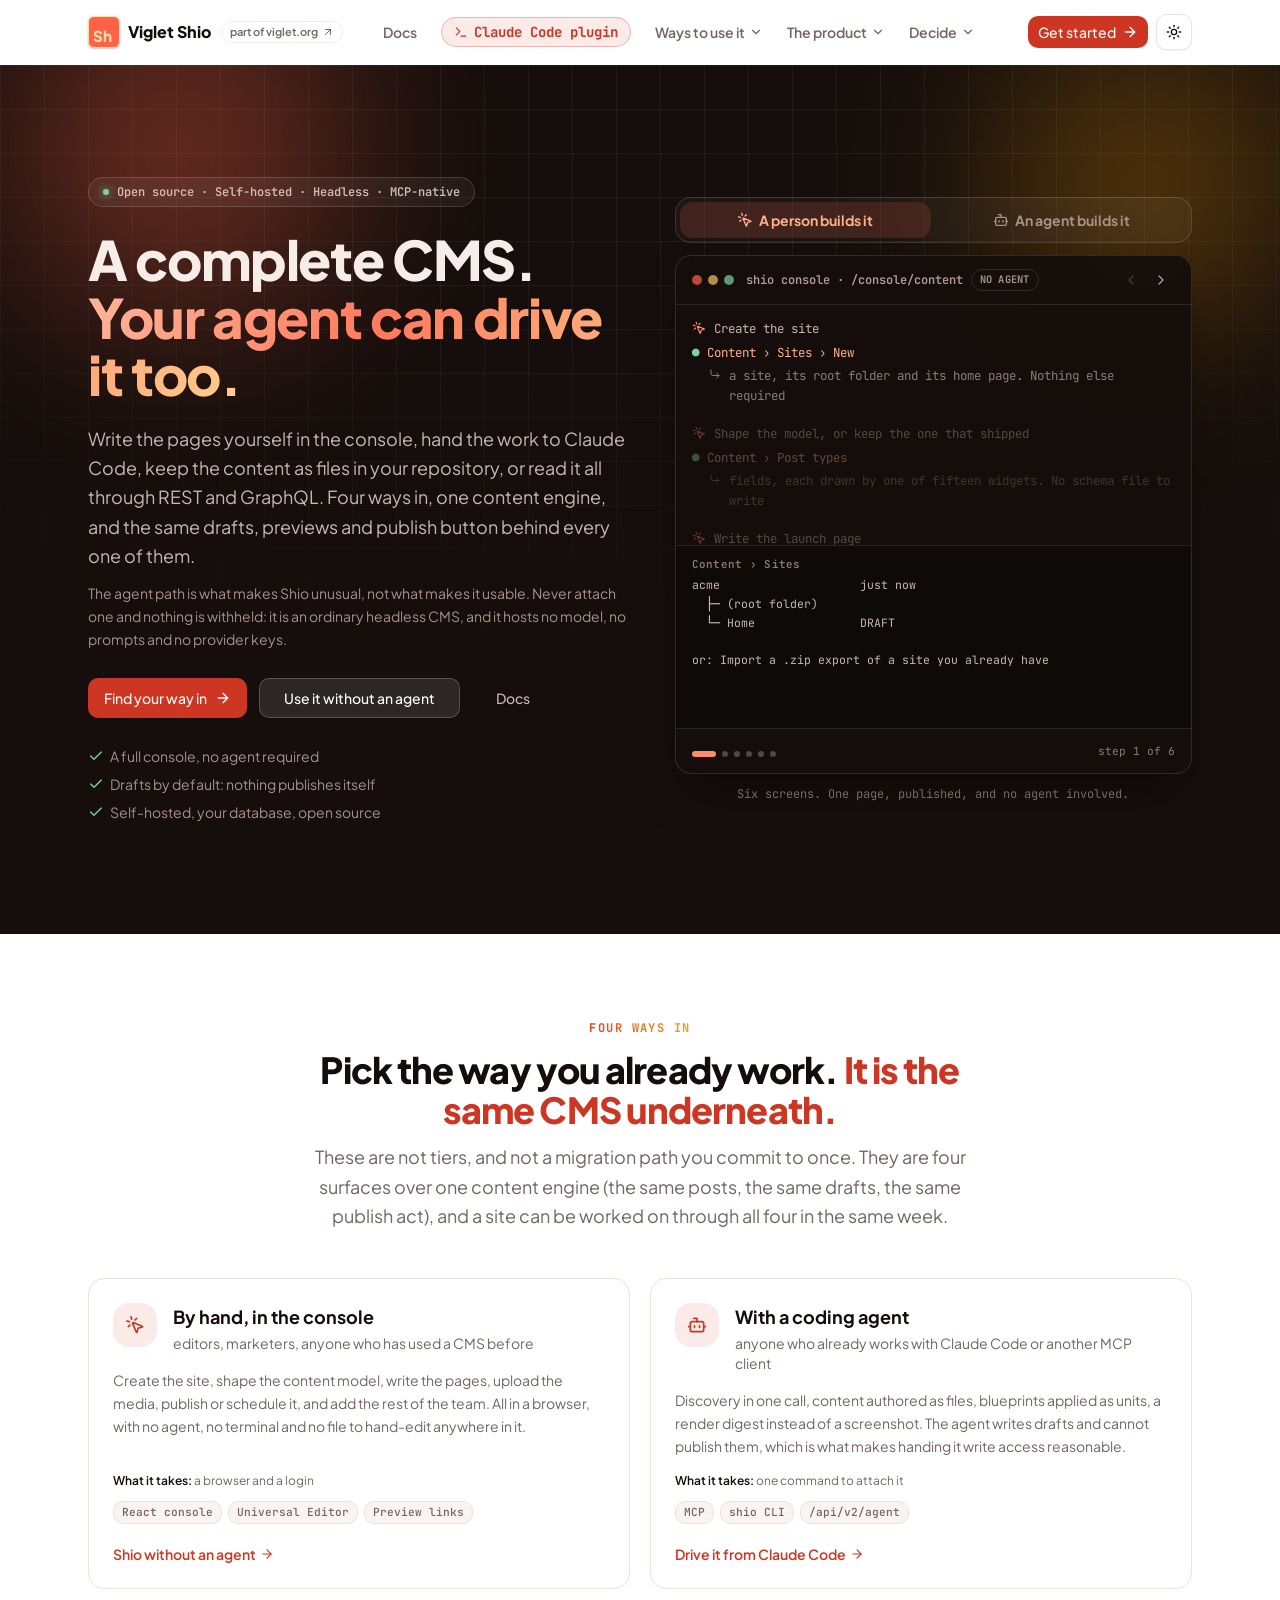
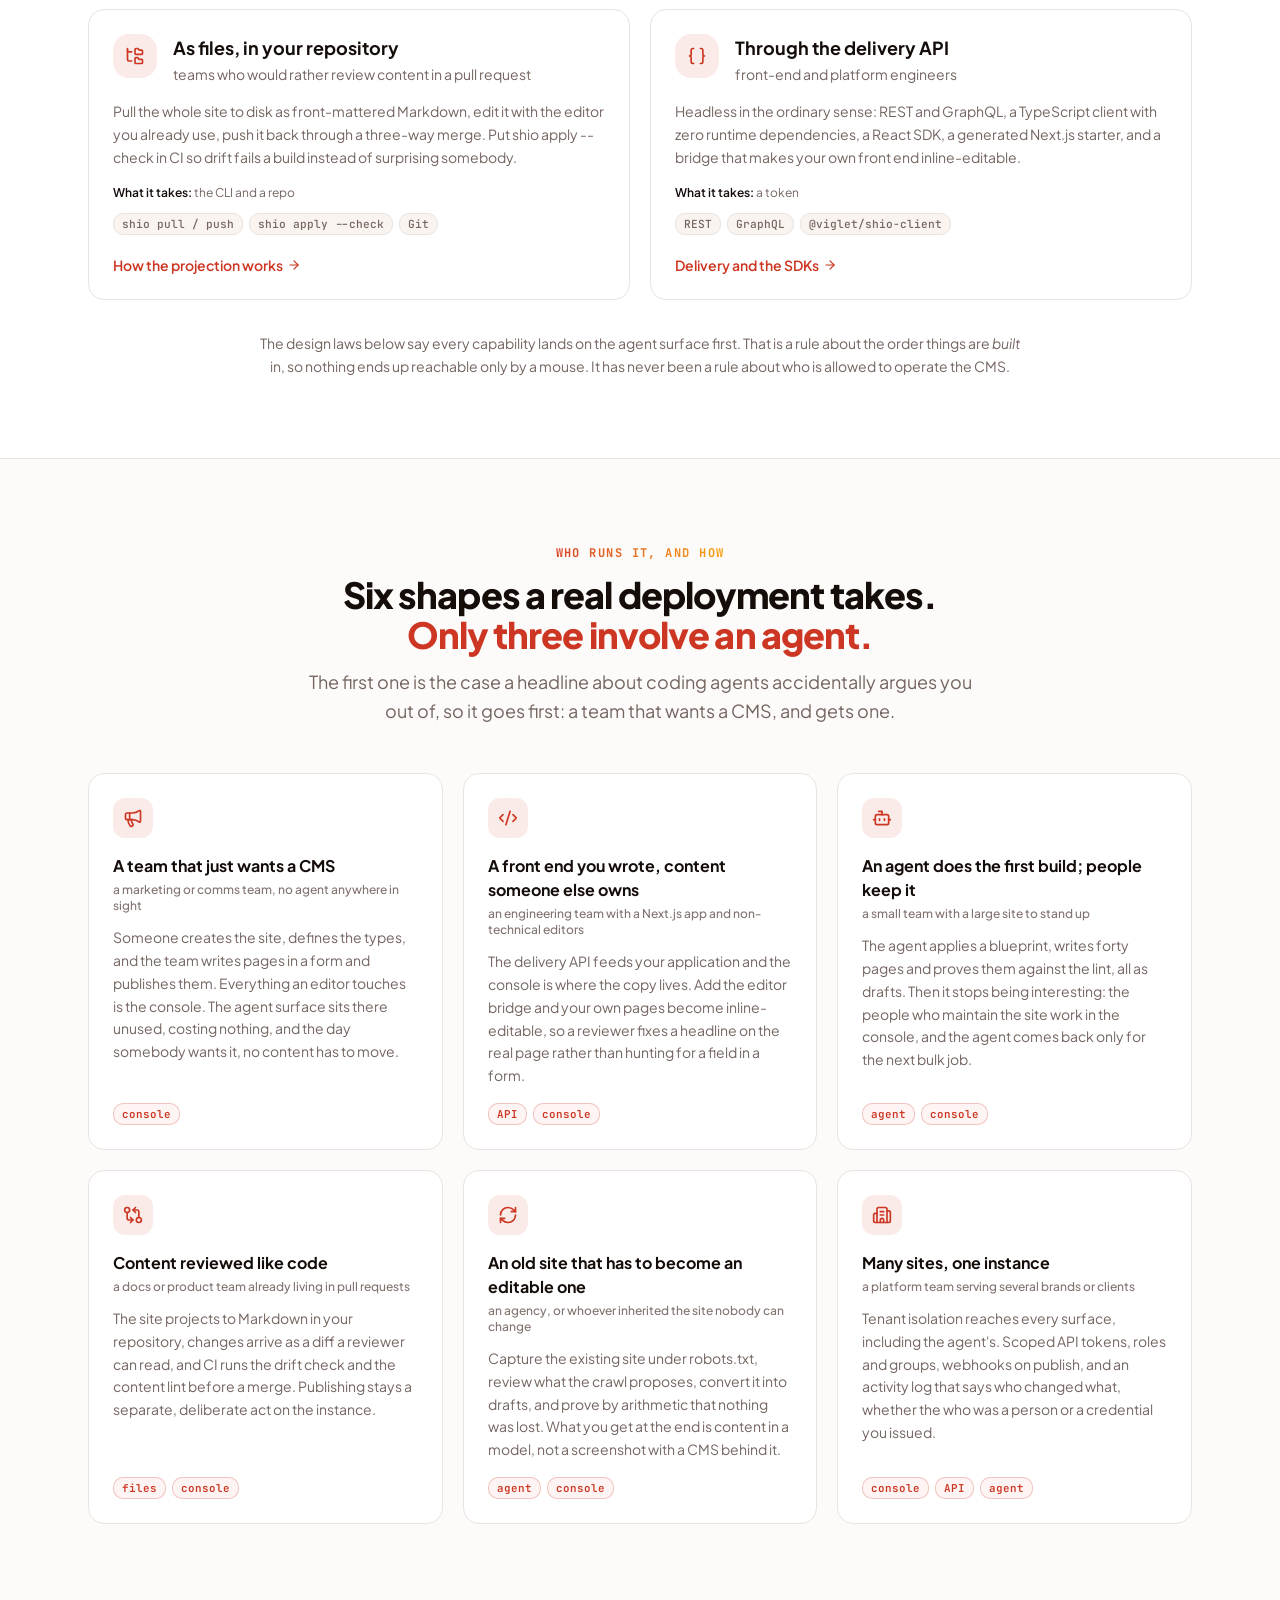
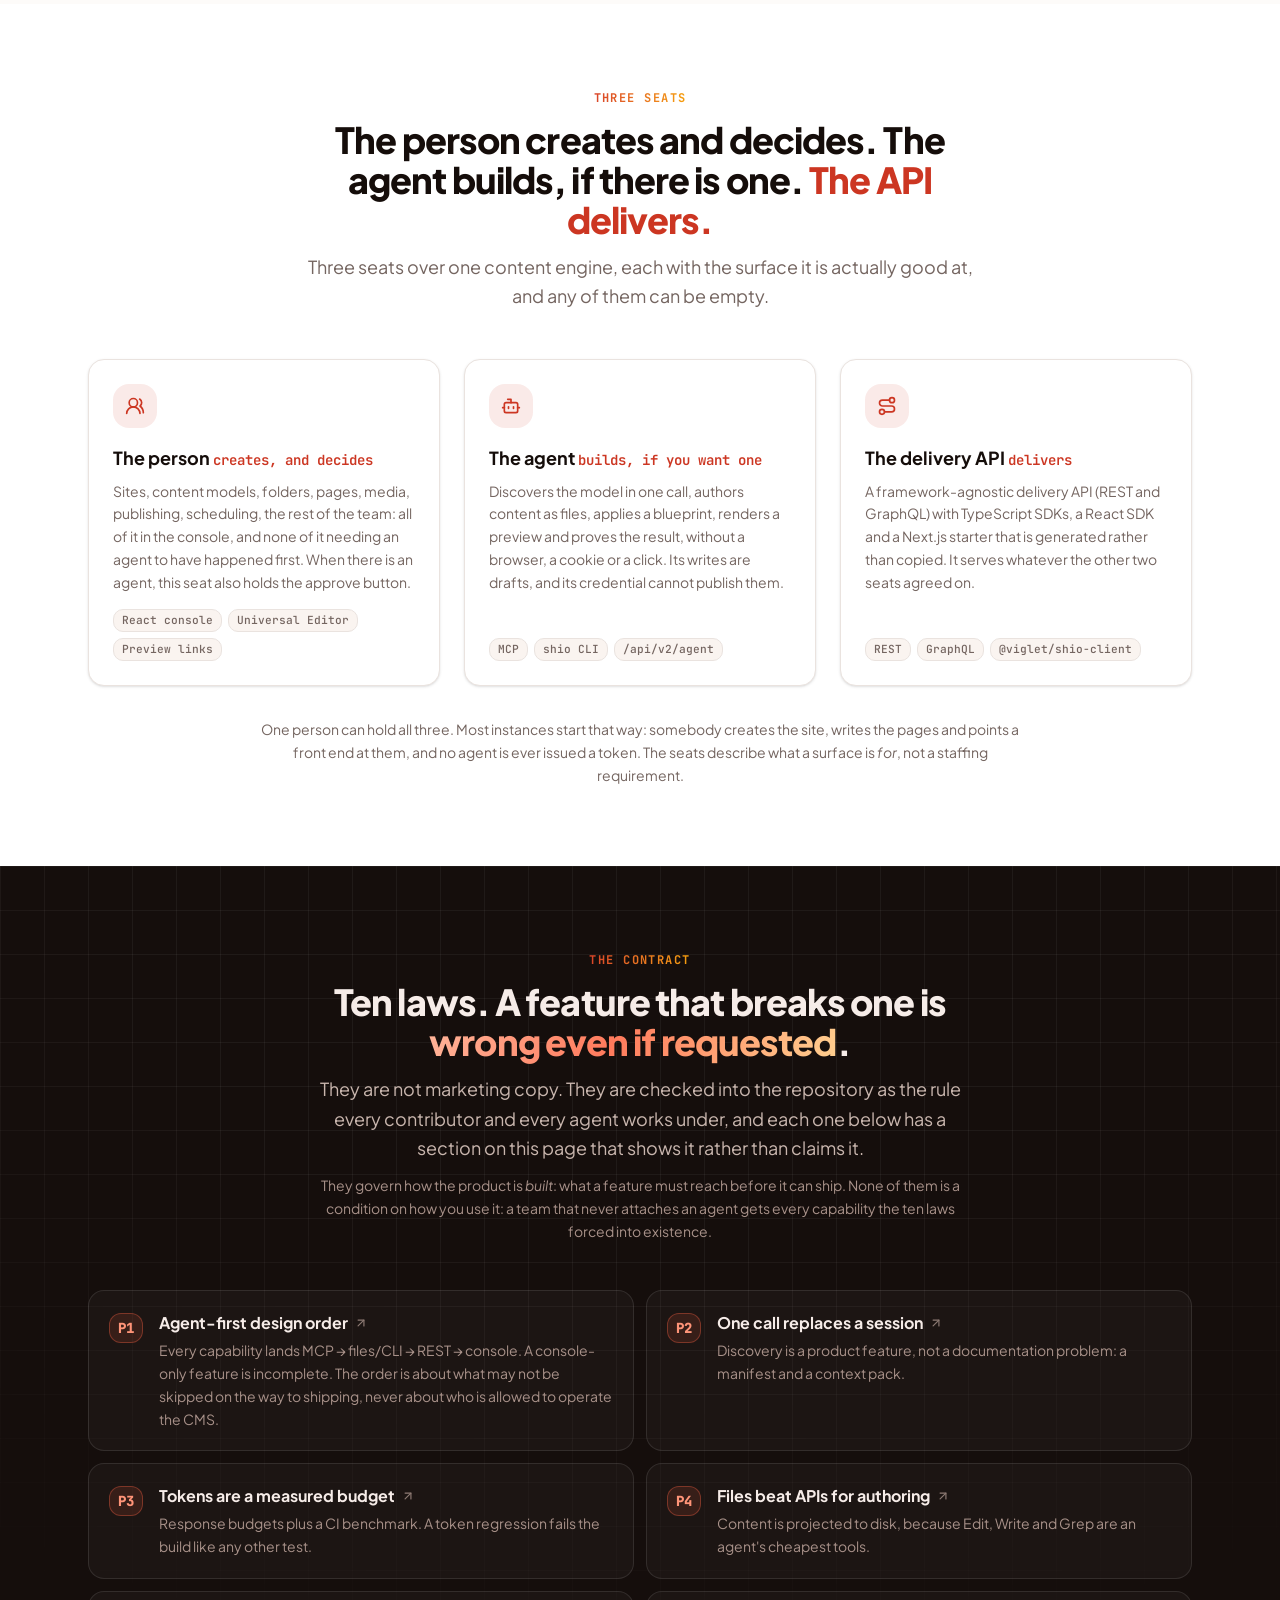
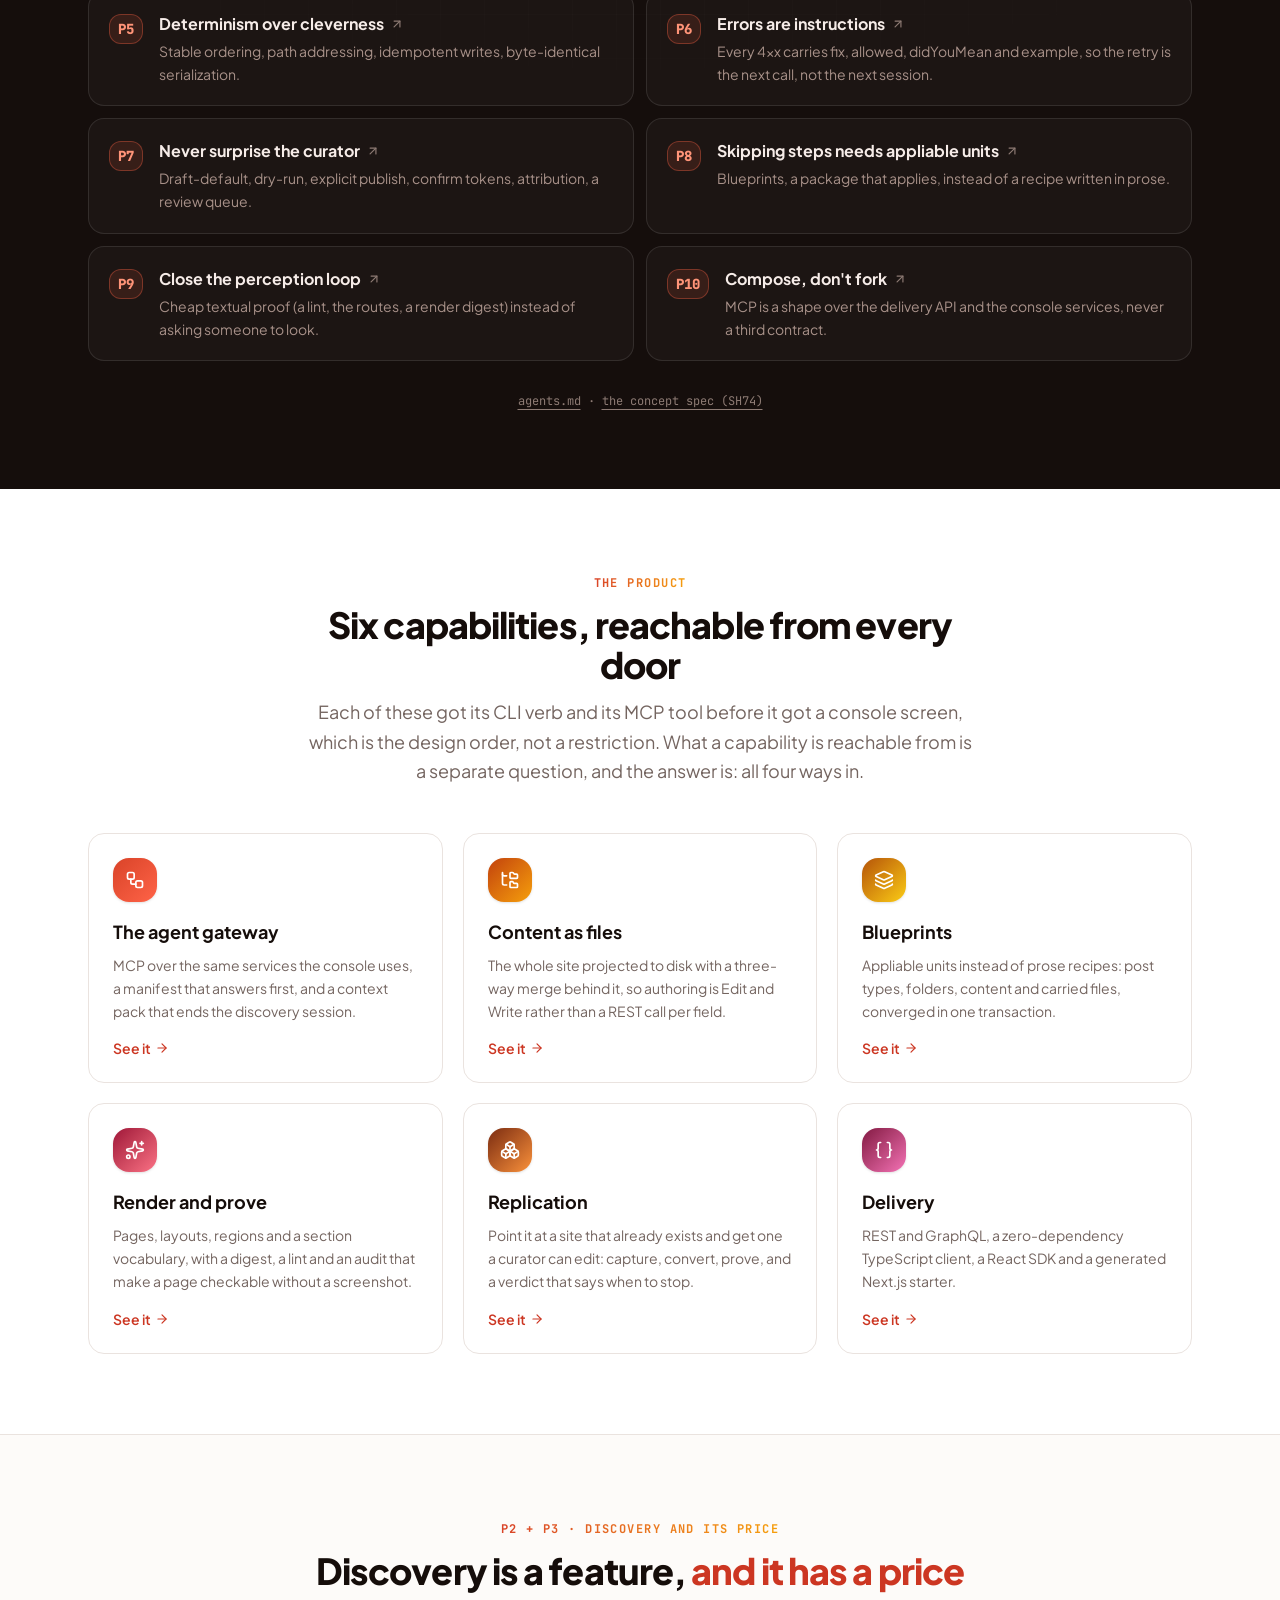
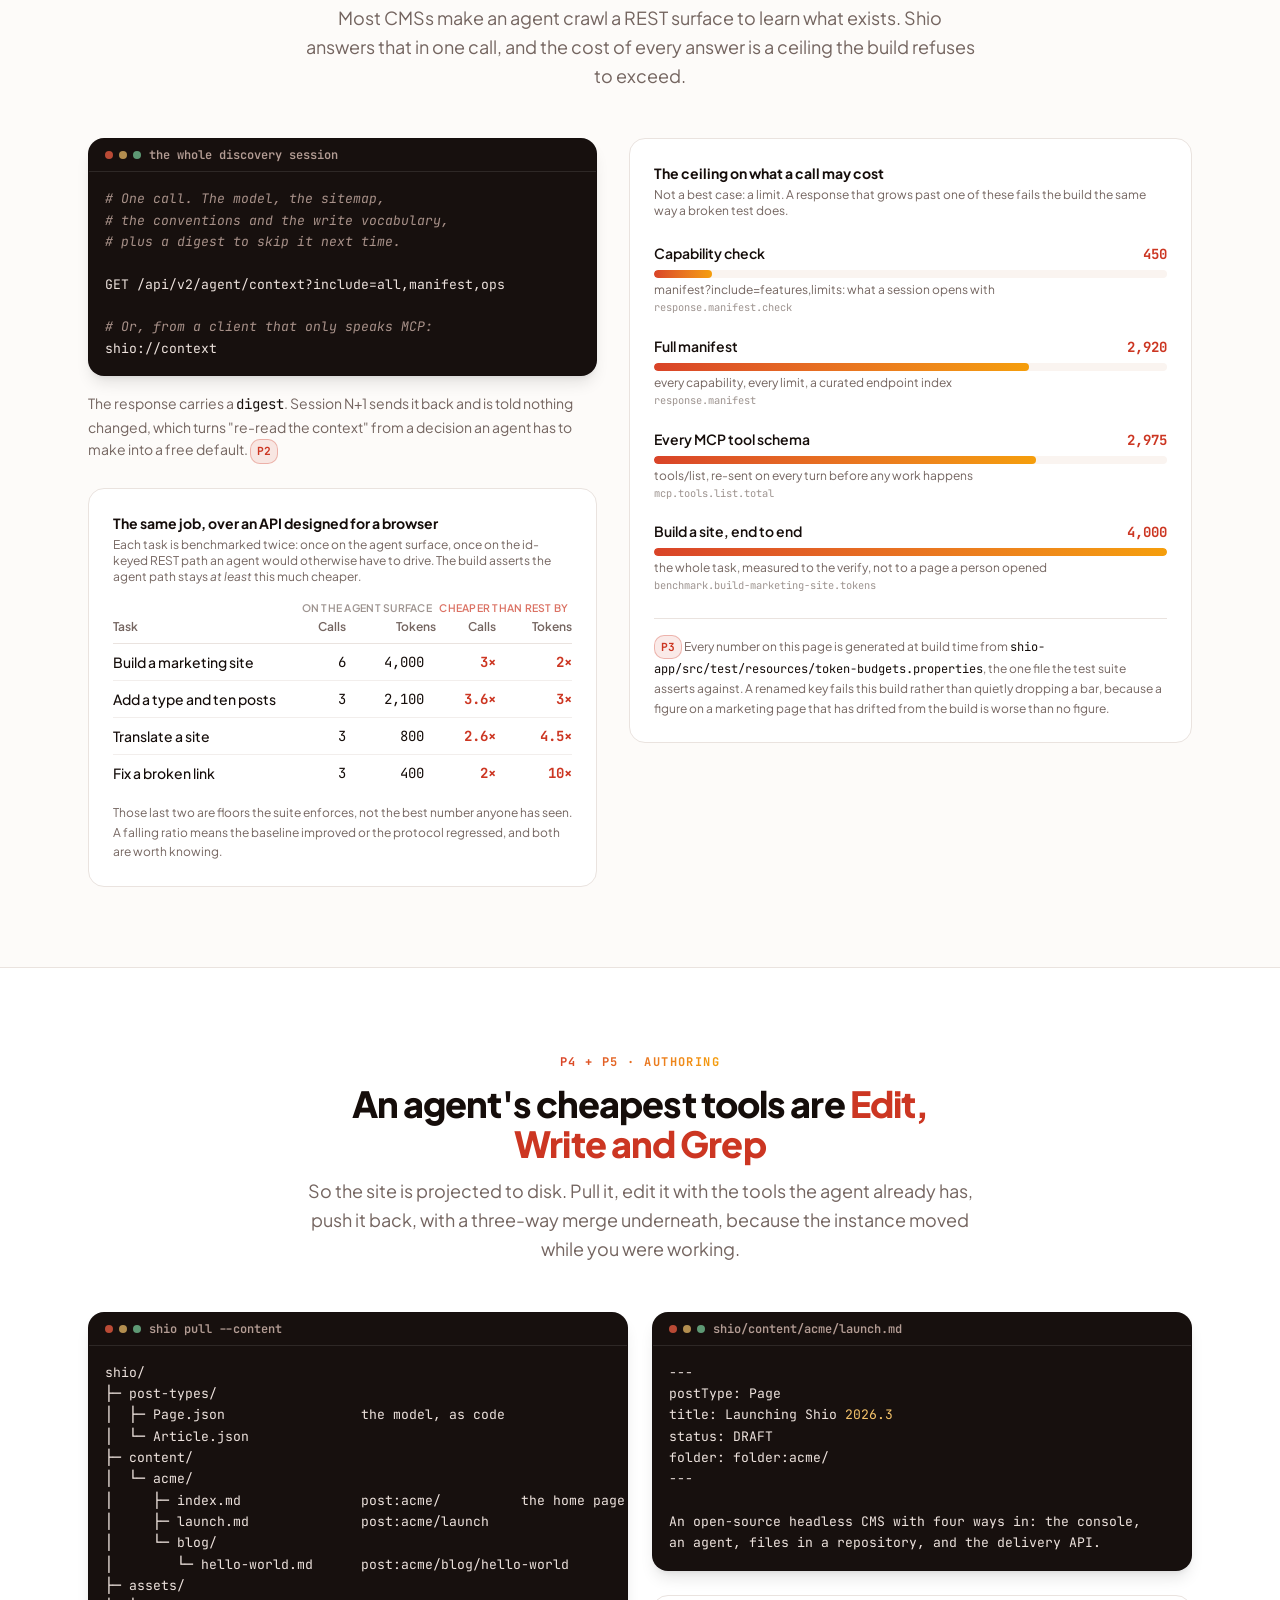
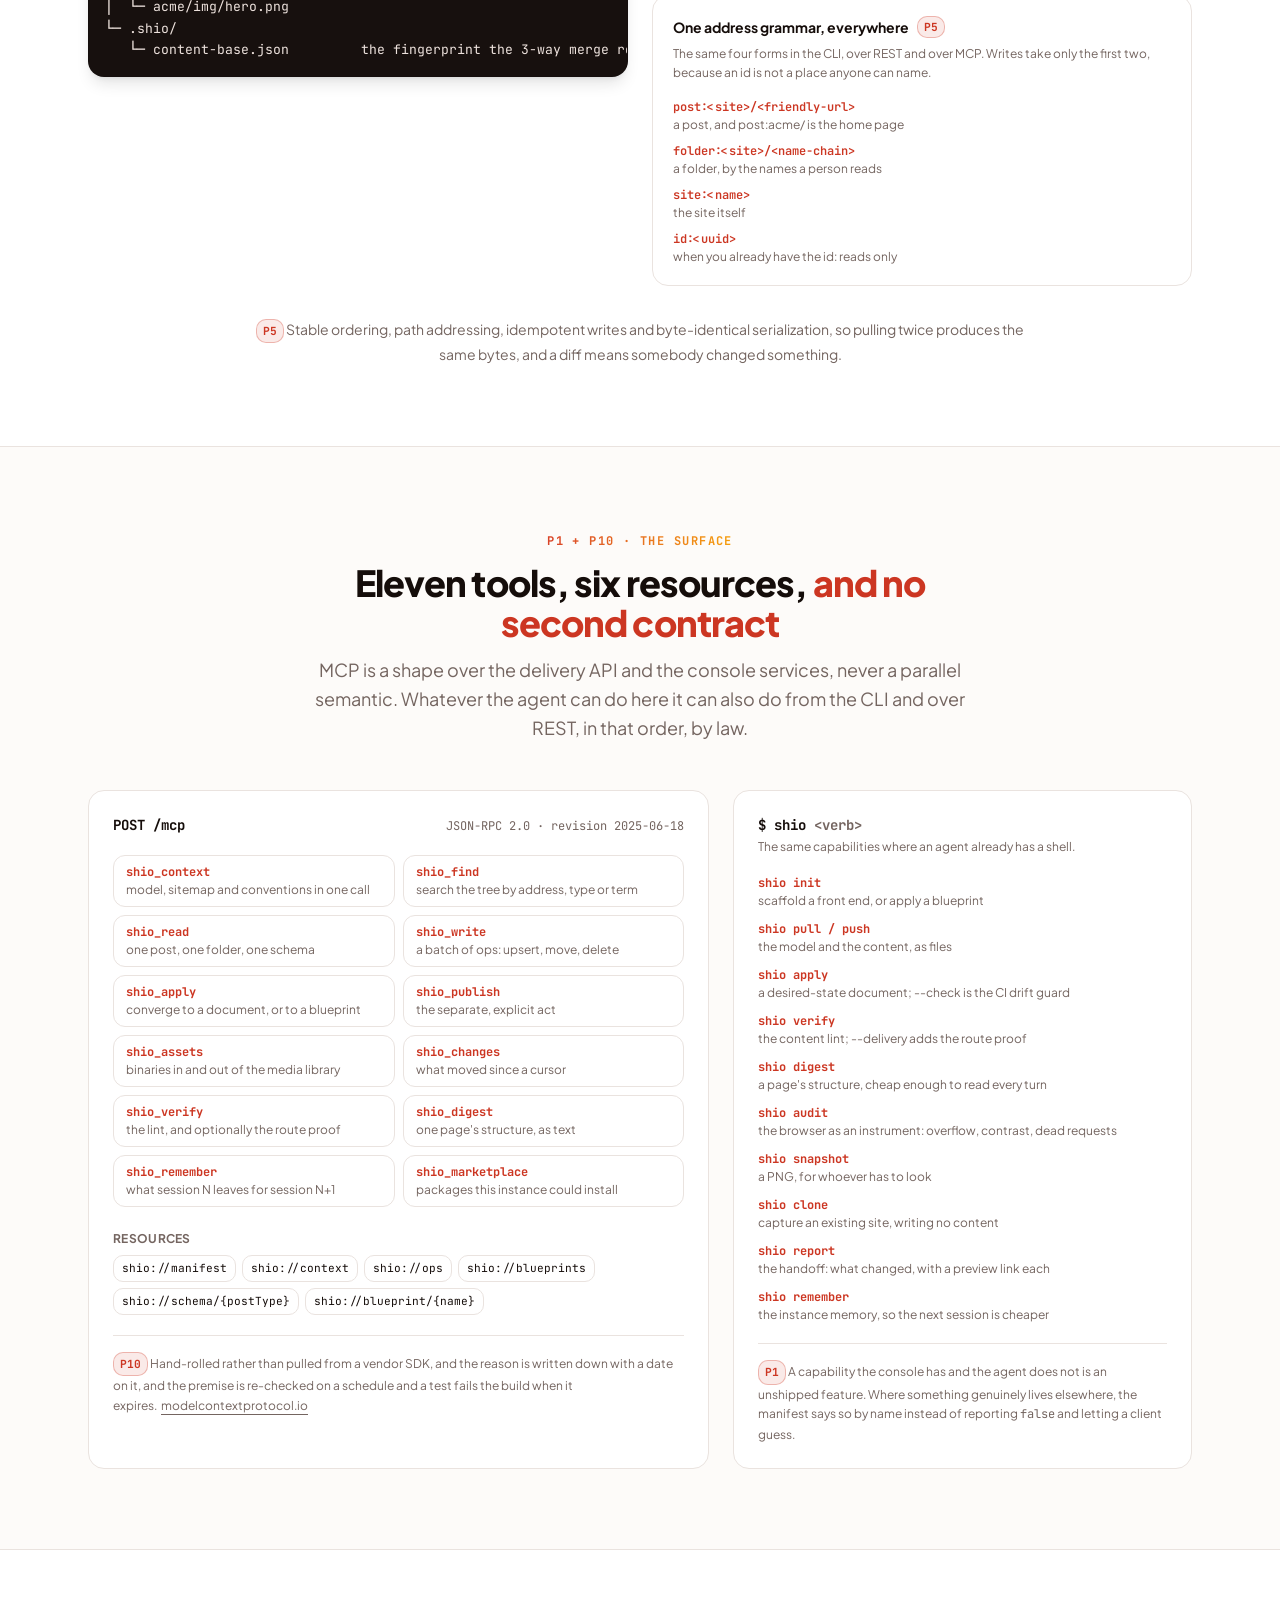
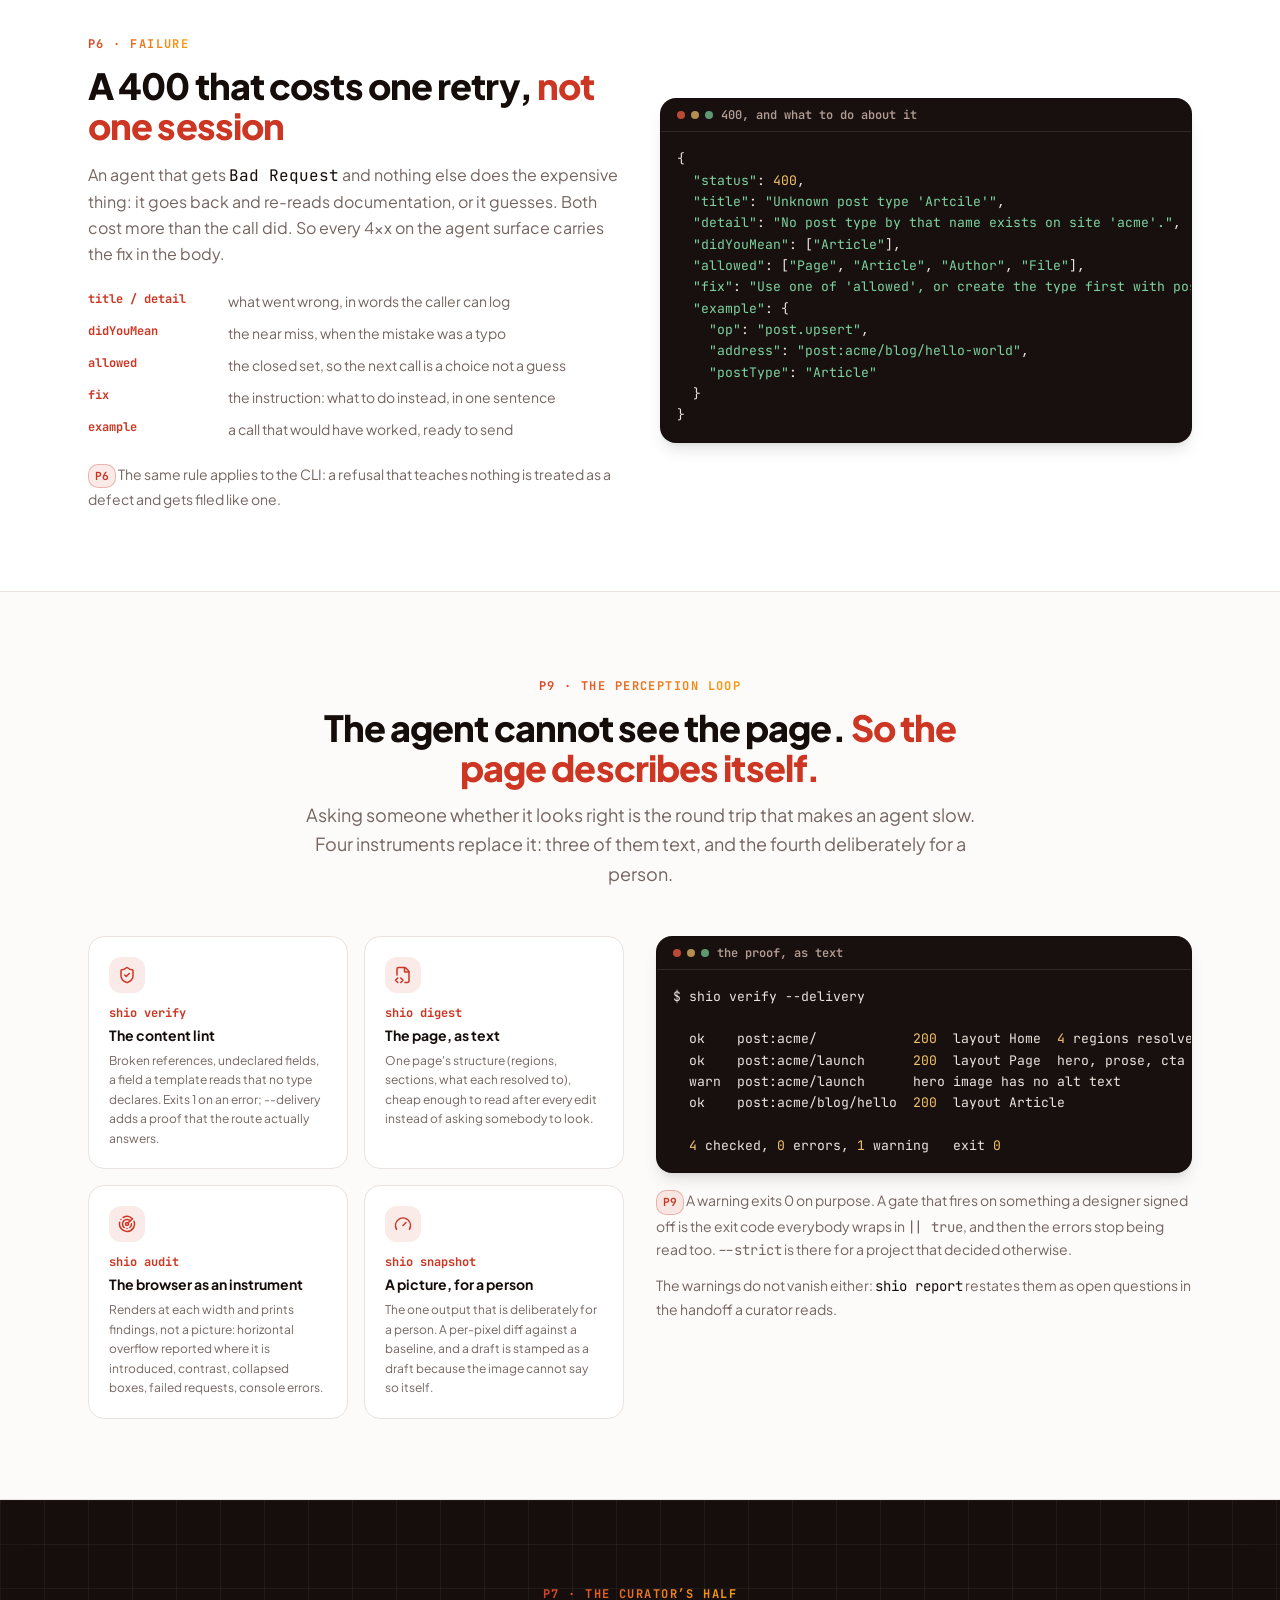
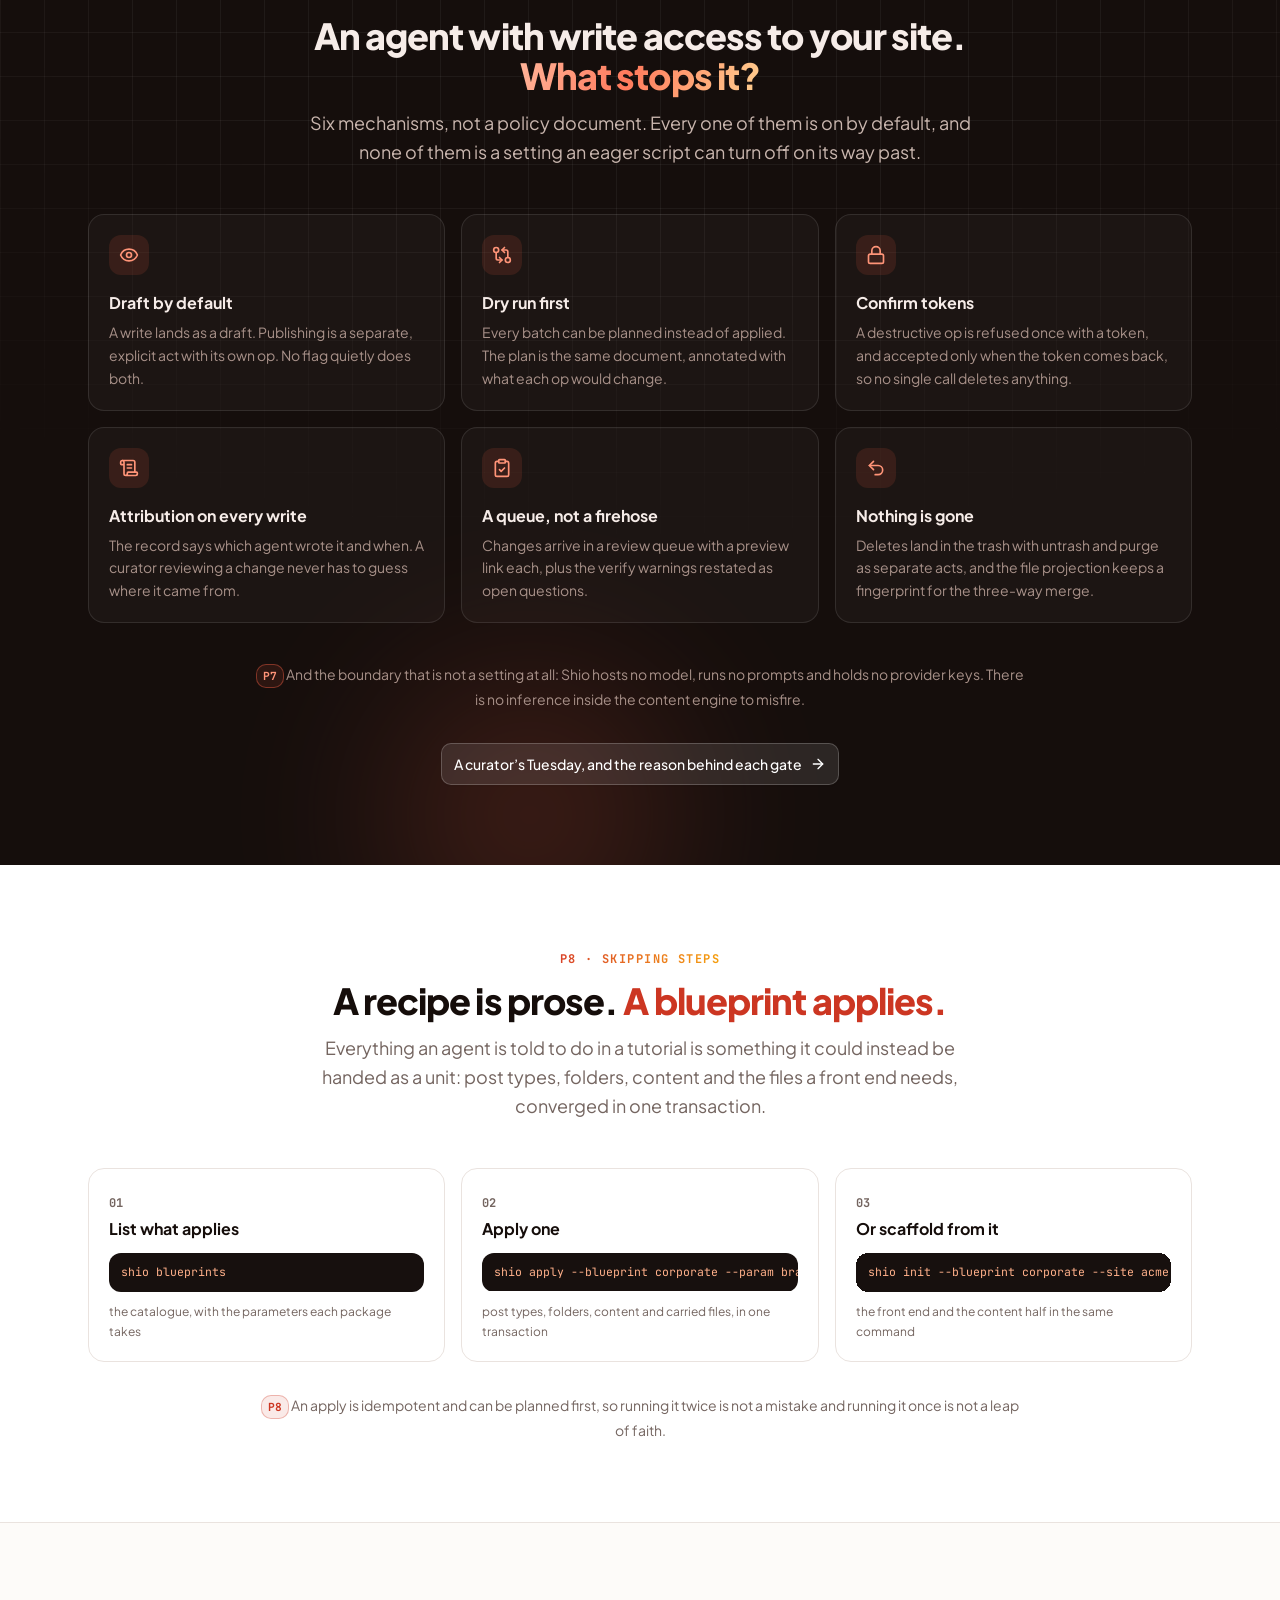
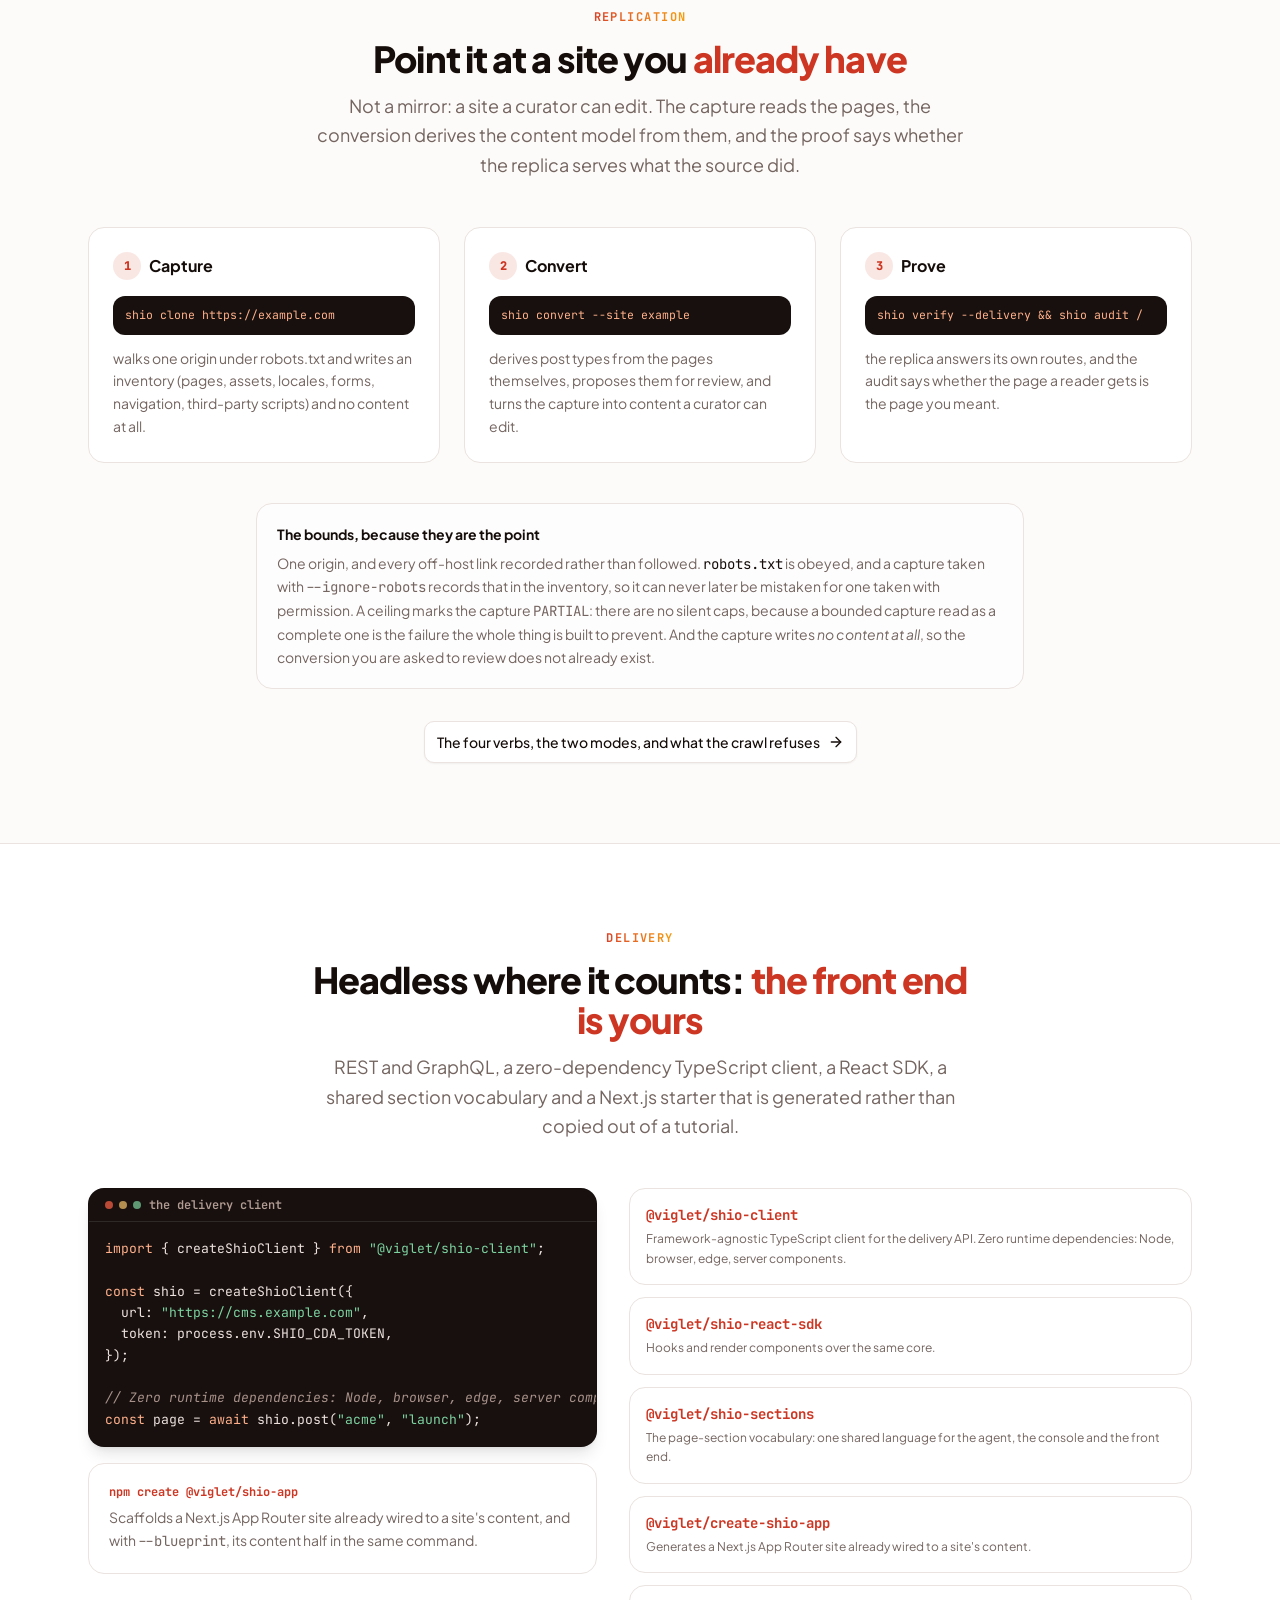
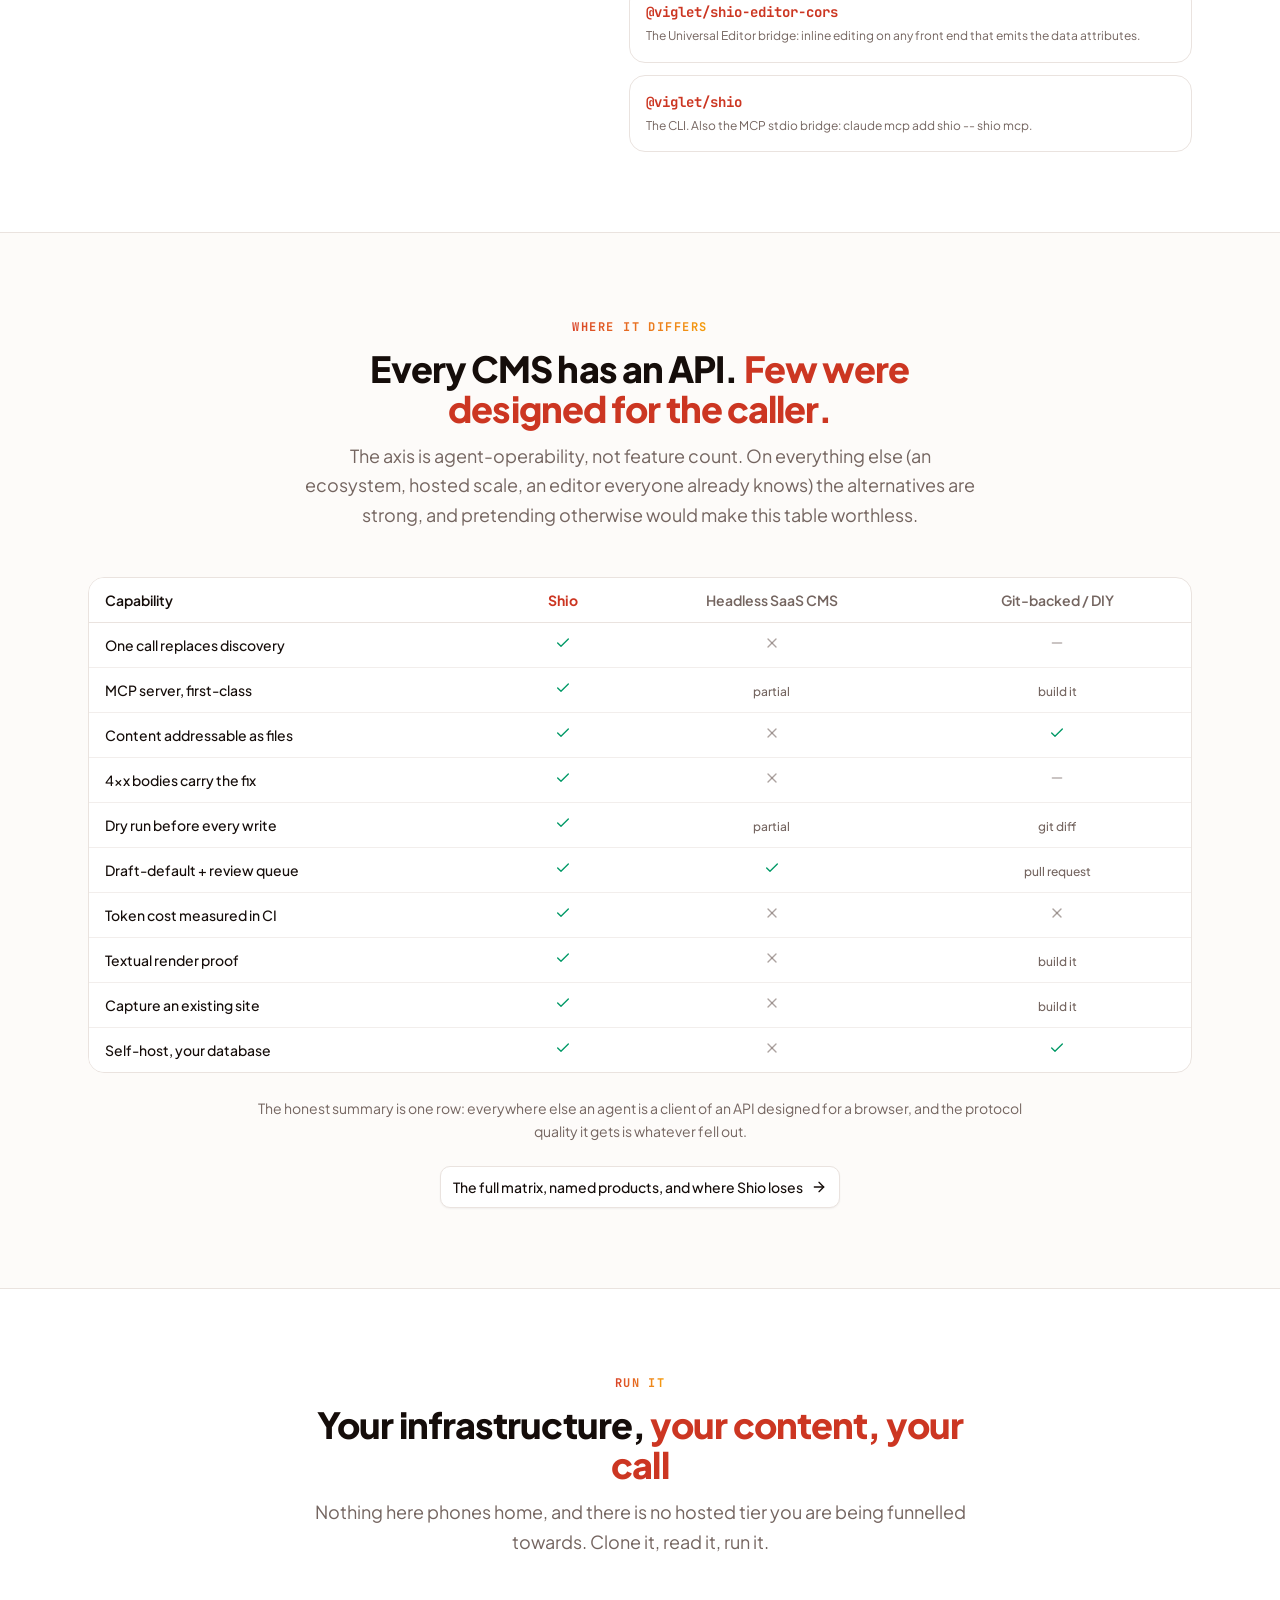
<file: index.html>
<!doctype html>
<html lang="en">
  <head>
    <meta charset="UTF-8" />
    <meta name="viewport" content="width=device-width, initial-scale=1.0" />
    <title>Viglet Shio: a complete CMS your agent can drive too</title>
    <meta name="description" content="An open-source, self-hosted headless CMS with four ways in: a full React console needing no agent at all, an MCP and CLI surface for coding agents, content projected to files for a repository workflow, and REST plus GraphQL delivery with TypeScript SDKs. Same content, same drafts, same publish button." />
    <meta name="theme-color" content="#FF6347" />
    <meta property="og:title" content="Viglet Shio: a complete CMS your agent can drive too" />
    <meta property="og:description" content="A complete CMS, agent-ready and not agent-only. Console, agent, files or API: four ways in, one content engine. Open source and self-hosted." />
    <meta property="og:type" content="website" />
    <meta property="og:url" content="https://shio.viglet.org/" />
    <meta property="og:image" content="https://shio.viglet.org/og.png" />
    <meta property="og:image:width" content="1200" />
    <meta property="og:image:height" content="630" />
    <link rel="canonical" href="https://shio.viglet.org/" />
    <meta name="twitter:card" content="summary_large_image" />
    <meta name="twitter:image" content="https://shio.viglet.org/og.png" />
    <!-- anti-FOUC: apply the stored theme class before first paint (the prerendered HTML paints before the bundle) -->
    <script>
      (function () {
        try {
          var t = localStorage.getItem("shio-site-theme") || "system";
          var dark =
            t === "dark" ||
            (t === "system" &&
              globalThis.matchMedia("(prefers-color-scheme: dark)").matches);
          document.documentElement.classList.toggle("dark", dark);
        } catch (e) {
          /* storage blocked: fall back to the default (light) theme */
        }
      })();
    </script>
    <link rel="icon" type="image/svg+xml" href="/favicon.svg" />
    <link rel="preconnect" href="https://fonts.googleapis.com" />
    <link rel="preconnect" href="https://fonts.gstatic.com" crossorigin />
    <link
      href="https://fonts.googleapis.com/css2?family=Plus+Jakarta+Sans:ital,wght@0,400;0,500;0,600;0,700;0,800;1,400&family=JetBrains+Mono:wght@400;500;700&display=swap"
      rel="stylesheet"
    />
    <!-- Google Analytics: page views, counted in the Viglet property beside viglet.org -->
    <script async src="https://www.googletagmanager.com/gtag/js?id=G-SMSL7R3897"></script>
    <script>
      window.dataLayer = window.dataLayer || [];
      function gtag() {
        dataLayer.push(arguments);
      }
      gtag("js", new Date());
      gtag("config", "G-SMSL7R3897");
    </script>
    <script type="module" crossorigin src="/assets/index-T42SRaM4.js"></script>
    <link rel="stylesheet" crossorigin href="/assets/index-Dx7gC5NM.css">
  </head>
  <body>
    <div id="root"><div class="flex min-h-screen flex-col"><header class="sticky top-0 z-50 backdrop-blur-md transition-colors border-b border-transparent bg-background/60"><div class="mx-auto w-full max-w-6xl px-6 flex h-16 items-center gap-4"><div class="flex shrink-0 items-center gap-2.5"><a href="/" class="text-base" aria-label="Viglet Shio home"><span class="items-center gap-2 font-extrabold hidden sm:inline-flex"><div aria-label="Sh" style="display:inline-flex;align-items:center;justify-content:flex-start;width:32px;height:32px;flex-shrink:0;background-color:#FF6347;color:#FFDEAD;padding-left:4px;border-radius:6px;border-width:1px;border-style:solid;border-color:#FFDEAD;box-shadow:0 0px 1px rgba(0,0,0,0.22), 0 1px 2px rgba(0,0,0,0.19);box-sizing:border-box;overflow:hidden;user-select:none"><span style="font-size:15px;font-weight:900;line-height:1;margin-top:8px">Sh</span></div><span>Viglet Shio</span></span><span class="inline-flex items-center gap-2 font-extrabold sm:hidden"><div aria-label="Sh" style="display:inline-flex;align-items:center;justify-content:flex-start;width:32px;height:32px;flex-shrink:0;background-color:#FF6347;color:#FFDEAD;padding-left:4px;border-radius:6px;border-width:1px;border-style:solid;border-color:#FFDEAD;box-shadow:0 0px 1px rgba(0,0,0,0.22), 0 1px 2px rgba(0,0,0,0.19);box-sizing:border-box;overflow:hidden;user-select:none"><span style="font-size:15px;font-weight:900;line-height:1;margin-top:8px">Sh</span></div></span></a><a href="https://www.viglet.org" class="hidden items-center gap-1 rounded-full border border-border/60 px-2 py-0.5 text-[11px] font-semibold whitespace-nowrap text-muted-foreground transition-colors hover:border-border hover:text-foreground sm:inline-flex">part of viglet.org<svg xmlns="http://www.w3.org/2000/svg" width="24" height="24" viewBox="0 0 24 24" fill="none" stroke="currentColor" stroke-width="2" stroke-linecap="round" stroke-linejoin="round" class="lucide lucide-arrow-up-right size-3" aria-hidden="true"><path d="M7 7h10v10"></path><path d="M7 17 17 7"></path></svg></a></div><nav class="ml-4 hidden items-center gap-5 lg:flex xl:ml-6 xl:gap-6"><a href="https://docs.viglet.org/shio/" class="text-sm font-semibold whitespace-nowrap text-muted-foreground transition-colors hover:text-foreground">Docs</a><a href="/claude-code/" class="inline-flex items-center gap-1.5 rounded-full border border-primary/30 bg-primary/10 px-3 py-1 font-mono text-sm font-bold whitespace-nowrap text-primary transition-colors hover:border-primary/50 hover:bg-primary/15"><svg xmlns="http://www.w3.org/2000/svg" width="24" height="24" viewBox="0 0 24 24" fill="none" stroke="currentColor" stroke-width="2" stroke-linecap="round" stroke-linejoin="round" class="lucide lucide-terminal size-3.5" aria-hidden="true"><path d="M12 19h8"></path><path d="m4 17 6-6-6-6"></path></svg>Claude Code plugin</a><button type="button" id="radix-_R_f5_" aria-haspopup="menu" aria-expanded="false" data-state="closed" class="group flex items-center gap-1 text-sm font-semibold whitespace-nowrap text-muted-foreground outline-hidden transition-colors hover:text-foreground data-[state=open]:text-foreground">Ways to use it<svg xmlns="http://www.w3.org/2000/svg" width="24" height="24" viewBox="0 0 24 24" fill="none" stroke="currentColor" stroke-width="2" stroke-linecap="round" stroke-linejoin="round" class="lucide lucide-chevron-down size-3.5 transition-transform group-data-[state=open]:rotate-180" aria-hidden="true"><path d="m6 9 6 6 6-6"></path></svg></button><button type="button" id="radix-_R_n5_" aria-haspopup="menu" aria-expanded="false" data-state="closed" class="group flex items-center gap-1 text-sm font-semibold whitespace-nowrap text-muted-foreground outline-hidden transition-colors hover:text-foreground data-[state=open]:text-foreground">The product<svg xmlns="http://www.w3.org/2000/svg" width="24" height="24" viewBox="0 0 24 24" fill="none" stroke="currentColor" stroke-width="2" stroke-linecap="round" stroke-linejoin="round" class="lucide lucide-chevron-down size-3.5 transition-transform group-data-[state=open]:rotate-180" aria-hidden="true"><path d="m6 9 6 6 6-6"></path></svg></button><button type="button" id="radix-_R_v5_" aria-haspopup="menu" aria-expanded="false" data-state="closed" class="group flex items-center gap-1 text-sm font-semibold whitespace-nowrap text-muted-foreground outline-hidden transition-colors hover:text-foreground data-[state=open]:text-foreground">Decide<svg xmlns="http://www.w3.org/2000/svg" width="24" height="24" viewBox="0 0 24 24" fill="none" stroke="currentColor" stroke-width="2" stroke-linecap="round" stroke-linejoin="round" class="lucide lucide-chevron-down size-3.5 transition-transform group-data-[state=open]:rotate-180" aria-hidden="true"><path d="m6 9 6 6 6-6"></path></svg></button></nav><div class="ml-auto flex items-center gap-2"><a href="https://docs.viglet.org/shio/" data-slot="button" class="inline-flex items-center justify-center whitespace-nowrap text-sm font-medium transition-all disabled:pointer-events-none disabled:opacity-50 [&amp;_svg]:pointer-events-none [&amp;_svg:not([class*=&#x27;size-&#x27;])]:size-4 shrink-0 [&amp;_svg]:shrink-0 outline-none focus-visible:border-ring focus-visible:ring-ring/50 focus-visible:ring-[3px] aria-invalid:ring-destructive/20 dark:aria-invalid:ring-destructive/40 aria-invalid:border-destructive bg-primary text-primary-foreground shadow-xs hover:bg-primary/90 h-8 rounded-md gap-1.5 px-3 has-[&gt;svg]:px-2.5">Get started<svg xmlns="http://www.w3.org/2000/svg" width="24" height="24" viewBox="0 0 24 24" fill="none" stroke="currentColor" stroke-width="2" stroke-linecap="round" stroke-linejoin="round" class="lucide lucide-arrow-right size-4" aria-hidden="true"><path d="M5 12h14"></path><path d="m12 5 7 7-7 7"></path></svg></a><button data-slot="button" class="inline-flex items-center justify-center gap-2 whitespace-nowrap rounded-md text-sm font-medium transition-all disabled:pointer-events-none disabled:opacity-50 [&amp;_svg]:pointer-events-none [&amp;_svg:not([class*=&#x27;size-&#x27;])]:size-4 shrink-0 [&amp;_svg]:shrink-0 outline-none focus-visible:border-ring focus-visible:ring-ring/50 focus-visible:ring-[3px] aria-invalid:ring-destructive/20 dark:aria-invalid:ring-destructive/40 aria-invalid:border-destructive border bg-background shadow-xs hover:bg-accent hover:text-accent-foreground dark:bg-input/30 dark:border-input dark:hover:bg-input/50 size-9" type="button" id="radix-_R_5l_" aria-haspopup="menu" aria-expanded="false" data-state="closed"><svg xmlns="http://www.w3.org/2000/svg" width="24" height="24" viewBox="0 0 24 24" fill="none" stroke="currentColor" stroke-width="2" stroke-linecap="round" stroke-linejoin="round" class="lucide lucide-sun h-[1.2rem] w-[1.2rem] scale-100 rotate-0 transition-all dark:scale-0 dark:-rotate-90" aria-hidden="true"><circle cx="12" cy="12" r="4"></circle><path d="M12 2v2"></path><path d="M12 20v2"></path><path d="m4.93 4.93 1.41 1.41"></path><path d="m17.66 17.66 1.41 1.41"></path><path d="M2 12h2"></path><path d="M20 12h2"></path><path d="m6.34 17.66-1.41 1.41"></path><path d="m19.07 4.93-1.41 1.41"></path></svg><svg xmlns="http://www.w3.org/2000/svg" width="24" height="24" viewBox="0 0 24 24" fill="none" stroke="currentColor" stroke-width="2" stroke-linecap="round" stroke-linejoin="round" class="lucide lucide-moon absolute h-[1.2rem] w-[1.2rem] scale-0 rotate-90 transition-all dark:scale-100 dark:rotate-0" aria-hidden="true"><path d="M20.985 12.486a9 9 0 1 1-9.473-9.472c.405-.022.617.46.402.803a6 6 0 0 0 8.268 8.268c.344-.215.825-.004.803.401"></path></svg><span class="sr-only">Toggle theme</span></button><button type="button" aria-label="Open menu" aria-expanded="false" class="flex size-9 items-center justify-center rounded-lg text-muted-foreground transition-colors hover:bg-muted hover:text-foreground lg:hidden"><svg xmlns="http://www.w3.org/2000/svg" width="24" height="24" viewBox="0 0 24 24" fill="none" stroke="currentColor" stroke-width="2" stroke-linecap="round" stroke-linejoin="round" class="lucide lucide-menu size-5" aria-hidden="true"><path d="M4 5h16"></path><path d="M4 12h16"></path><path d="M4 19h16"></path></svg></button></div></div></header><main class="flex-1"><section id="top" class="relative isolate overflow-hidden bg-[#150e0c] text-[#f6ece8]"><div class="grid-bg pointer-events-none absolute inset-0 -z-10"></div><div class="animate-orb-a pointer-events-none absolute -top-44 -left-20 -z-10 h-[520px] w-[520px] rounded-full bg-[radial-gradient(circle,#ff6347,transparent_70%)] opacity-45 blur-[70px]"></div><div class="animate-orb-b pointer-events-none absolute -top-28 -right-24 -z-10 h-[460px] w-[460px] rounded-full bg-[radial-gradient(circle,#f59e0b,transparent_70%)] opacity-35 blur-[70px]"></div><div class="mx-auto w-full max-w-6xl px-6 grid grid-cols-1 items-center gap-12 py-20 lg:grid-cols-[1.02fr_0.98fr] lg:py-28"><div class="min-w-0"><span class="mb-6 inline-flex items-center gap-2 rounded-full border border-white/15 bg-white/5 px-3.5 py-1.5 font-mono text-xs font-semibold text-[#d3bcb3]"><span class="size-1.5 rounded-full bg-[#7dd3a0] shadow-[0_0_8px] shadow-[#7dd3a0]"></span>Open source · Self-hosted · Headless · MCP-native</span><h1 class="text-4xl font-extrabold leading-[1.06] tracking-tight sm:text-5xl lg:text-[3.4rem]">A complete CMS.<!-- --> <span class="text-gradient">Your agent can drive it too.</span></h1><p class="mt-5 max-w-xl text-lg leading-relaxed text-[#c9b6ae]">Write the pages yourself in the console, hand the work to Claude Code, keep the content as files in your repository, or read it all through REST and GraphQL. Four ways in, one content engine, and the same drafts, previews and publish button behind every one of them.</p><p class="mt-3 max-w-xl text-sm leading-relaxed text-[#a89189]">The agent path is what makes Shio unusual, not what makes it usable. Never attach one and nothing is withheld: it is an ordinary headless CMS, and it hosts no model, no prompts and no provider keys.</p><div class="mt-7 flex flex-wrap gap-3"><a href="#paths" data-slot="button" class="inline-flex items-center justify-center gap-2 whitespace-nowrap text-sm font-medium transition-all disabled:pointer-events-none disabled:opacity-50 [&amp;_svg]:pointer-events-none [&amp;_svg:not([class*=&#x27;size-&#x27;])]:size-4 shrink-0 [&amp;_svg]:shrink-0 outline-none focus-visible:border-ring focus-visible:ring-ring/50 focus-visible:ring-[3px] aria-invalid:ring-destructive/20 dark:aria-invalid:ring-destructive/40 aria-invalid:border-destructive bg-primary text-primary-foreground shadow-xs hover:bg-primary/90 h-10 rounded-md px-6 has-[&gt;svg]:px-4">Find your way in <svg xmlns="http://www.w3.org/2000/svg" width="24" height="24" viewBox="0 0 24 24" fill="none" stroke="currentColor" stroke-width="2" stroke-linecap="round" stroke-linejoin="round" class="lucide lucide-arrow-right size-4" aria-hidden="true"><path d="M5 12h14"></path><path d="m12 5 7 7-7 7"></path></svg></a><a href="/console/" data-slot="button" class="inline-flex items-center justify-center gap-2 whitespace-nowrap text-sm font-medium transition-all disabled:pointer-events-none disabled:opacity-50 [&amp;_svg]:pointer-events-none [&amp;_svg:not([class*=&#x27;size-&#x27;])]:size-4 shrink-0 [&amp;_svg]:shrink-0 outline-none focus-visible:border-ring focus-visible:ring-ring/50 focus-visible:ring-[3px] aria-invalid:ring-destructive/20 dark:aria-invalid:ring-destructive/40 aria-invalid:border-destructive border shadow-xs dark:border-input dark:hover:bg-input/50 h-10 rounded-md px-6 has-[&gt;svg]:px-4 border-white/20 bg-white/10 text-white hover:bg-white/20 hover:text-white dark:bg-white/10">Use it without an agent</a><a href="https://docs.viglet.org/shio/" data-slot="button" class="inline-flex items-center justify-center gap-2 whitespace-nowrap text-sm font-medium transition-all disabled:pointer-events-none disabled:opacity-50 [&amp;_svg]:pointer-events-none [&amp;_svg:not([class*=&#x27;size-&#x27;])]:size-4 shrink-0 [&amp;_svg]:shrink-0 outline-none focus-visible:border-ring focus-visible:ring-ring/50 focus-visible:ring-[3px] aria-invalid:ring-destructive/20 dark:aria-invalid:ring-destructive/40 aria-invalid:border-destructive dark:hover:bg-accent/50 h-10 rounded-md px-6 has-[&gt;svg]:px-4 text-[#c9b6ae] hover:bg-white/10 hover:text-white">Docs</a></div><div class="mt-7 flex flex-wrap gap-x-6 gap-y-2 text-sm text-[#a89189]"><span class="inline-flex items-center gap-1.5"><svg xmlns="http://www.w3.org/2000/svg" width="24" height="24" viewBox="0 0 24 24" fill="none" stroke="currentColor" stroke-width="2" stroke-linecap="round" stroke-linejoin="round" class="lucide lucide-check size-4 text-[#7dd3a0]" aria-hidden="true"><path d="M20 6 9 17l-5-5"></path></svg>A full console, no agent required</span><span class="inline-flex items-center gap-1.5"><svg xmlns="http://www.w3.org/2000/svg" width="24" height="24" viewBox="0 0 24 24" fill="none" stroke="currentColor" stroke-width="2" stroke-linecap="round" stroke-linejoin="round" class="lucide lucide-check size-4 text-[#7dd3a0]" aria-hidden="true"><path d="M20 6 9 17l-5-5"></path></svg>Drafts by default: nothing publishes itself</span><span class="inline-flex items-center gap-1.5"><svg xmlns="http://www.w3.org/2000/svg" width="24" height="24" viewBox="0 0 24 24" fill="none" stroke="currentColor" stroke-width="2" stroke-linecap="round" stroke-linejoin="round" class="lucide lucide-check size-4 text-[#7dd3a0]" aria-hidden="true"><path d="M20 6 9 17l-5-5"></path></svg>Self-hosted, your database, open source</span></div></div><div class="min-w-0"><div><div role="tablist" aria-label="Two ways to build the same page" class="mb-3 flex gap-1 rounded-xl border border-white/12 bg-white/[0.04] p-1"><button type="button" role="tab" aria-selected="true" aria-controls="session-console" class="flex flex-1 items-center justify-center gap-1.5 rounded-lg px-3 py-2 text-xs font-bold transition-colors sm:text-sm bg-[#ff6347]/15 text-[#ffb08a] shadow-sm"><svg xmlns="http://www.w3.org/2000/svg" width="24" height="24" viewBox="0 0 24 24" fill="none" stroke="currentColor" stroke-width="2" stroke-linecap="round" stroke-linejoin="round" class="lucide lucide-mouse-pointer-click size-4 shrink-0" aria-hidden="true"><path d="M14 4.1 12 6"></path><path d="m5.1 8-2.9-.8"></path><path d="m6 12-1.9 2"></path><path d="M7.2 2.2 8 5.1"></path><path d="M9.037 9.69a.498.498 0 0 1 .653-.653l11 4.5a.5.5 0 0 1-.074.949l-4.349 1.041a1 1 0 0 0-.74.739l-1.04 4.35a.5.5 0 0 1-.95.074z"></path></svg>A person builds it</button><button type="button" role="tab" aria-selected="false" aria-controls="session-agent" class="flex flex-1 items-center justify-center gap-1.5 rounded-lg px-3 py-2 text-xs font-bold transition-colors sm:text-sm text-[#a89189] hover:bg-white/5 hover:text-[#f6ece8]"><svg xmlns="http://www.w3.org/2000/svg" width="24" height="24" viewBox="0 0 24 24" fill="none" stroke="currentColor" stroke-width="2" stroke-linecap="round" stroke-linejoin="round" class="lucide lucide-bot size-4 shrink-0" aria-hidden="true"><path d="M12 8V4H8"></path><rect width="16" height="12" x="4" y="8" rx="2"></rect><path d="M2 14h2"></path><path d="M20 14h2"></path><path d="M15 13v2"></path><path d="M9 13v2"></path></svg>An agent builds it</button></div><div id="session-console" role="tabpanel" aria-label="A person builds it"><div class="relative overflow-hidden rounded-2xl border border-white/12 bg-[#150e0c]/95 shadow-2xl shadow-black/40 backdrop-blur"><div class="flex flex-wrap items-center gap-2 border-b border-white/10 px-4 py-2.5"><span class="flex gap-1.5" aria-hidden="true"><span class="size-2.5 rounded-full bg-[#ff6347]/70"></span><span class="size-2.5 rounded-full bg-[#f5c46b]/70"></span><span class="size-2.5 rounded-full bg-[#7dd3a0]/70"></span></span><span class="ml-1 truncate font-mono text-xs font-semibold text-[#b39c94]">shio console · /console/content</span><span class="rounded-full border border-white/12 px-2 py-0.5 font-mono text-[0.65rem] font-bold tracking-wide text-[#a89189] uppercase">no agent</span><div class="ml-auto flex items-center gap-0.5"><button type="button" disabled="" aria-label="Previous step" title="Previous step" class="flex size-7 items-center justify-center rounded-md text-[#b39c94] transition-colors hover:bg-white/10 hover:text-white disabled:pointer-events-none disabled:opacity-30"><svg xmlns="http://www.w3.org/2000/svg" width="24" height="24" viewBox="0 0 24 24" fill="none" stroke="currentColor" stroke-width="2" stroke-linecap="round" stroke-linejoin="round" class="lucide lucide-chevron-left size-4" aria-hidden="true"><path d="m15 18-6-6 6-6"></path></svg></button><button type="button" aria-label="Next step" title="Next step" class="flex size-7 items-center justify-center rounded-md text-[#b39c94] transition-colors hover:bg-white/10 hover:text-white disabled:pointer-events-none disabled:opacity-30"><svg xmlns="http://www.w3.org/2000/svg" width="24" height="24" viewBox="0 0 24 24" fill="none" stroke="currentColor" stroke-width="2" stroke-linecap="round" stroke-linejoin="round" class="lucide lucide-chevron-right size-4" aria-hidden="true"><path d="m9 18 6-6-6-6"></path></svg></button></div></div><ol class="max-h-[15rem] space-y-3.5 overflow-y-auto px-4 py-3.5 font-mono text-[0.78rem] leading-relaxed"><li class="relative"><button type="button" aria-label="Show step 1: Create the site" aria-current="step" class="peer absolute -inset-x-2 -inset-y-1 z-10 cursor-pointer rounded-lg focus-visible:outline-2 focus-visible:outline-offset-1 focus-visible:outline-[#ff8a6b]"></button><div class="-mx-2 -my-1 rounded-lg px-2 py-1 transition-all duration-500 peer-hover:bg-white/5 opacity-100"><p class="flex gap-2 text-[#c9b6ae]"><svg xmlns="http://www.w3.org/2000/svg" width="24" height="24" viewBox="0 0 24 24" fill="none" stroke="currentColor" stroke-width="2" stroke-linecap="round" stroke-linejoin="round" class="lucide lucide-mouse-pointer-click mt-0.5 size-3.5 shrink-0 text-[#ff8a6b]" aria-hidden="true"><path d="M14 4.1 12 6"></path><path d="m5.1 8-2.9-.8"></path><path d="m6 12-1.9 2"></path><path d="M7.2 2.2 8 5.1"></path><path d="M9.037 9.69a.498.498 0 0 1 .653-.653l11 4.5a.5.5 0 0 1-.074.949l-4.349 1.041a1 1 0 0 0-.74.739l-1.04 4.35a.5.5 0 0 1-.95.074z"></path></svg><span class="min-w-0">Create the site</span></p><p class="mt-1 flex gap-2"><span class="shrink-0 select-none text-[#7dd3a0]">●</span><span class="min-w-0 break-words text-[#ffb08a]">Content › Sites › New</span></p><p class="mt-0.5 flex gap-2 pl-[1.1rem] text-[#8d7b74]"><svg xmlns="http://www.w3.org/2000/svg" width="24" height="24" viewBox="0 0 24 24" fill="none" stroke="currentColor" stroke-width="2" stroke-linecap="round" stroke-linejoin="round" class="lucide lucide-corner-down-right mt-0.5 size-3 shrink-0" aria-hidden="true"><path d="m15 10 5 5-5 5"></path><path d="M4 4v7a4 4 0 0 0 4 4h12"></path></svg><span class="min-w-0 break-words">a site, its root folder and its home page. Nothing else required</span></p></div></li><li class="relative"><button type="button" aria-label="Show step 2: Shape the model, or keep the one that shipped" class="peer absolute -inset-x-2 -inset-y-1 z-10 cursor-pointer rounded-lg focus-visible:outline-2 focus-visible:outline-offset-1 focus-visible:outline-[#ff8a6b]"></button><div class="-mx-2 -my-1 rounded-lg px-2 py-1 transition-all duration-500 peer-hover:bg-white/5 opacity-35 peer-hover:opacity-80"><p class="flex gap-2 text-[#c9b6ae]"><svg xmlns="http://www.w3.org/2000/svg" width="24" height="24" viewBox="0 0 24 24" fill="none" stroke="currentColor" stroke-width="2" stroke-linecap="round" stroke-linejoin="round" class="lucide lucide-mouse-pointer-click mt-0.5 size-3.5 shrink-0 text-[#ff8a6b]" aria-hidden="true"><path d="M14 4.1 12 6"></path><path d="m5.1 8-2.9-.8"></path><path d="m6 12-1.9 2"></path><path d="M7.2 2.2 8 5.1"></path><path d="M9.037 9.69a.498.498 0 0 1 .653-.653l11 4.5a.5.5 0 0 1-.074.949l-4.349 1.041a1 1 0 0 0-.74.739l-1.04 4.35a.5.5 0 0 1-.95.074z"></path></svg><span class="min-w-0">Shape the model, or keep the one that shipped</span></p><p class="mt-1 flex gap-2"><span class="shrink-0 select-none text-[#7dd3a0]">●</span><span class="min-w-0 break-words text-[#ffb08a]">Content › Post types</span></p><p class="mt-0.5 flex gap-2 pl-[1.1rem] text-[#8d7b74]"><svg xmlns="http://www.w3.org/2000/svg" width="24" height="24" viewBox="0 0 24 24" fill="none" stroke="currentColor" stroke-width="2" stroke-linecap="round" stroke-linejoin="round" class="lucide lucide-corner-down-right mt-0.5 size-3 shrink-0" aria-hidden="true"><path d="m15 10 5 5-5 5"></path><path d="M4 4v7a4 4 0 0 0 4 4h12"></path></svg><span class="min-w-0 break-words">fields, each drawn by one of fifteen widgets. No schema file to write</span></p></div></li><li class="relative"><button type="button" aria-label="Show step 3: Write the launch page" class="peer absolute -inset-x-2 -inset-y-1 z-10 cursor-pointer rounded-lg focus-visible:outline-2 focus-visible:outline-offset-1 focus-visible:outline-[#ff8a6b]"></button><div class="-mx-2 -my-1 rounded-lg px-2 py-1 transition-all duration-500 peer-hover:bg-white/5 opacity-35 peer-hover:opacity-80"><p class="flex gap-2 text-[#c9b6ae]"><svg xmlns="http://www.w3.org/2000/svg" width="24" height="24" viewBox="0 0 24 24" fill="none" stroke="currentColor" stroke-width="2" stroke-linecap="round" stroke-linejoin="round" class="lucide lucide-mouse-pointer-click mt-0.5 size-3.5 shrink-0 text-[#ff8a6b]" aria-hidden="true"><path d="M14 4.1 12 6"></path><path d="m5.1 8-2.9-.8"></path><path d="m6 12-1.9 2"></path><path d="M7.2 2.2 8 5.1"></path><path d="M9.037 9.69a.498.498 0 0 1 .653-.653l11 4.5a.5.5 0 0 1-.074.949l-4.349 1.041a1 1 0 0 0-.74.739l-1.04 4.35a.5.5 0 0 1-.95.074z"></path></svg><span class="min-w-0">Write the launch page</span></p><p class="mt-1 flex gap-2"><span class="shrink-0 select-none text-[#7dd3a0]">●</span><span class="min-w-0 break-words text-[#ffb08a]">Content › acme › New › Page</span></p><p class="mt-0.5 flex gap-2 pl-[1.1rem] text-[#8d7b74]"><svg xmlns="http://www.w3.org/2000/svg" width="24" height="24" viewBox="0 0 24 24" fill="none" stroke="currentColor" stroke-width="2" stroke-linecap="round" stroke-linejoin="round" class="lucide lucide-corner-down-right mt-0.5 size-3 shrink-0" aria-hidden="true"><path d="m15 10 5 5-5 5"></path><path d="M4 4v7a4 4 0 0 0 4 4h12"></path></svg><span class="min-w-0 break-words">a form built from the type: the same fields, drawn from the same model</span></p></div></li><li class="relative"><button type="button" aria-label="Show step 4: Save it" class="peer absolute -inset-x-2 -inset-y-1 z-10 cursor-pointer rounded-lg focus-visible:outline-2 focus-visible:outline-offset-1 focus-visible:outline-[#ff8a6b]"></button><div class="-mx-2 -my-1 rounded-lg px-2 py-1 transition-all duration-500 peer-hover:bg-white/5 opacity-35 peer-hover:opacity-80"><p class="flex gap-2 text-[#c9b6ae]"><svg xmlns="http://www.w3.org/2000/svg" width="24" height="24" viewBox="0 0 24 24" fill="none" stroke="currentColor" stroke-width="2" stroke-linecap="round" stroke-linejoin="round" class="lucide lucide-mouse-pointer-click mt-0.5 size-3.5 shrink-0 text-[#ff8a6b]" aria-hidden="true"><path d="M14 4.1 12 6"></path><path d="m5.1 8-2.9-.8"></path><path d="m6 12-1.9 2"></path><path d="M7.2 2.2 8 5.1"></path><path d="M9.037 9.69a.498.498 0 0 1 .653-.653l11 4.5a.5.5 0 0 1-.074.949l-4.349 1.041a1 1 0 0 0-.74.739l-1.04 4.35a.5.5 0 0 1-.95.074z"></path></svg><span class="min-w-0">Save it</span></p><p class="mt-1 flex gap-2"><span class="shrink-0 select-none text-[#7dd3a0]">●</span><span class="min-w-0 break-words text-[#ffb08a]">the sticky save bar</span></p><p class="mt-0.5 flex gap-2 pl-[1.1rem] text-[#8d7b74]"><svg xmlns="http://www.w3.org/2000/svg" width="24" height="24" viewBox="0 0 24 24" fill="none" stroke="currentColor" stroke-width="2" stroke-linecap="round" stroke-linejoin="round" class="lucide lucide-corner-down-right mt-0.5 size-3 shrink-0" aria-hidden="true"><path d="m15 10 5 5-5 5"></path><path d="M4 4v7a4 4 0 0 0 4 4h12"></path></svg><span class="min-w-0 break-words">status DRAFT. The live site is unchanged, exactly as for an agent write</span></p></div></li><li class="relative"><button type="button" aria-label="Show step 5: Look at it, and fix the headline where you can see it" class="peer absolute -inset-x-2 -inset-y-1 z-10 cursor-pointer rounded-lg focus-visible:outline-2 focus-visible:outline-offset-1 focus-visible:outline-[#ff8a6b]"></button><div class="-mx-2 -my-1 rounded-lg px-2 py-1 transition-all duration-500 peer-hover:bg-white/5 opacity-35 peer-hover:opacity-80"><p class="flex gap-2 text-[#c9b6ae]"><svg xmlns="http://www.w3.org/2000/svg" width="24" height="24" viewBox="0 0 24 24" fill="none" stroke="currentColor" stroke-width="2" stroke-linecap="round" stroke-linejoin="round" class="lucide lucide-mouse-pointer-click mt-0.5 size-3.5 shrink-0 text-[#ff8a6b]" aria-hidden="true"><path d="M14 4.1 12 6"></path><path d="m5.1 8-2.9-.8"></path><path d="m6 12-1.9 2"></path><path d="M7.2 2.2 8 5.1"></path><path d="M9.037 9.69a.498.498 0 0 1 .653-.653l11 4.5a.5.5 0 0 1-.074.949l-4.349 1.041a1 1 0 0 0-.74.739l-1.04 4.35a.5.5 0 0 1-.95.074z"></path></svg><span class="min-w-0">Look at it, and fix the headline where you can see it</span></p><p class="mt-1 flex gap-2"><span class="shrink-0 select-none text-[#7dd3a0]">●</span><span class="min-w-0 break-words text-[#ffb08a]">Preview  ·  Universal Editor</span></p><p class="mt-0.5 flex gap-2 pl-[1.1rem] text-[#8d7b74]"><svg xmlns="http://www.w3.org/2000/svg" width="24" height="24" viewBox="0 0 24 24" fill="none" stroke="currentColor" stroke-width="2" stroke-linecap="round" stroke-linejoin="round" class="lucide lucide-corner-down-right mt-0.5 size-3 shrink-0" aria-hidden="true"><path d="m15 10 5 5-5 5"></path><path d="M4 4v7a4 4 0 0 0 4 4h12"></path></svg><span class="min-w-0 break-words">the real rendered page, and the field edited on the page itself</span></p></div></li><li class="relative"><button type="button" aria-label="Show step 6: Publish it, or schedule it" class="peer absolute -inset-x-2 -inset-y-1 z-10 cursor-pointer rounded-lg focus-visible:outline-2 focus-visible:outline-offset-1 focus-visible:outline-[#ff8a6b]"></button><div class="-mx-2 -my-1 rounded-lg px-2 py-1 transition-all duration-500 peer-hover:bg-white/5 opacity-35 peer-hover:opacity-80"><p class="flex gap-2 text-[#c9b6ae]"><svg xmlns="http://www.w3.org/2000/svg" width="24" height="24" viewBox="0 0 24 24" fill="none" stroke="currentColor" stroke-width="2" stroke-linecap="round" stroke-linejoin="round" class="lucide lucide-mouse-pointer-click mt-0.5 size-3.5 shrink-0 text-[#ff8a6b]" aria-hidden="true"><path d="M14 4.1 12 6"></path><path d="m5.1 8-2.9-.8"></path><path d="m6 12-1.9 2"></path><path d="M7.2 2.2 8 5.1"></path><path d="M9.037 9.69a.498.498 0 0 1 .653-.653l11 4.5a.5.5 0 0 1-.074.949l-4.349 1.041a1 1 0 0 0-.74.739l-1.04 4.35a.5.5 0 0 1-.95.074z"></path></svg><span class="min-w-0">Publish it, or schedule it</span></p><p class="mt-1 flex gap-2"><span class="shrink-0 select-none text-[#7dd3a0]">●</span><span class="min-w-0 break-words text-[#ffb08a]">Publish</span></p><p class="mt-0.5 flex gap-2 pl-[1.1rem] text-[#8d7b74]"><svg xmlns="http://www.w3.org/2000/svg" width="24" height="24" viewBox="0 0 24 24" fill="none" stroke="currentColor" stroke-width="2" stroke-linecap="round" stroke-linejoin="round" class="lucide lucide-corner-down-right mt-0.5 size-3 shrink-0" aria-hidden="true"><path d="m15 10 5 5-5 5"></path><path d="M4 4v7a4 4 0 0 0 4 4h12"></path></svg><span class="min-w-0 break-words">an immutable snapshot beside the draft, or a date and a sweep that fires it</span></p></div></li></ol><div class="border-t border-white/10 bg-black/25"><p class="flex items-center gap-2 px-4 pt-2.5 pb-1 font-mono text-[0.68rem] font-semibold tracking-wide text-[#8d7b74]">Content › Sites</p><pre class="h-[9.5rem] overflow-auto px-4 pb-3 font-mono text-[0.72rem] leading-relaxed text-[#c9b6ae]"><code><span class="block whitespace-pre">acme                    just now</span><span class="block whitespace-pre">  ├─ (root folder)</span><span class="block whitespace-pre">  └─ Home               DRAFT</span><span class="block whitespace-pre"> </span><span class="block whitespace-pre">or: Import a .zip export of a site you already have</span></code></pre></div><div class="flex items-center gap-3 border-t border-white/10 px-4 py-2.5"><ol class="flex gap-1.5"><li><button type="button" aria-label="Step 1: Create the site" aria-current="step" class="h-1.5 rounded-full transition-all w-6 bg-[#ff8a6b]"></button></li><li><button type="button" aria-label="Step 2: Shape the model, or keep the one that shipped" class="h-1.5 rounded-full transition-all w-1.5 bg-white/25 hover:bg-white/50"></button></li><li><button type="button" aria-label="Step 3: Write the launch page" class="h-1.5 rounded-full transition-all w-1.5 bg-white/25 hover:bg-white/50"></button></li><li><button type="button" aria-label="Step 4: Save it" class="h-1.5 rounded-full transition-all w-1.5 bg-white/25 hover:bg-white/50"></button></li><li><button type="button" aria-label="Step 5: Look at it, and fix the headline where you can see it" class="h-1.5 rounded-full transition-all w-1.5 bg-white/25 hover:bg-white/50"></button></li><li><button type="button" aria-label="Step 6: Publish it, or schedule it" class="h-1.5 rounded-full transition-all w-1.5 bg-white/25 hover:bg-white/50"></button></li></ol><span class="ml-auto font-mono text-[0.7rem] text-[#8d7b74]">step 1 of 6</span></div></div><p class="mt-3 text-center font-mono text-xs text-[#8d7b74]">Six screens. One page, published, and no agent involved.</p></div><div id="session-agent" role="tabpanel" aria-label="An agent builds it" hidden=""><div class="scanlines relative overflow-hidden rounded-2xl border border-white/12 bg-[#150e0c]/95 shadow-2xl shadow-black/40 backdrop-blur"><div class="flex flex-wrap items-center gap-2 border-b border-white/10 px-4 py-2.5"><span class="flex gap-1.5" aria-hidden="true"><span class="size-2.5 rounded-full bg-[#ff6347]/70"></span><span class="size-2.5 rounded-full bg-[#f5c46b]/70"></span><span class="size-2.5 rounded-full bg-[#7dd3a0]/70"></span></span><span class="ml-1 font-mono text-xs font-semibold text-[#b39c94]">claude · shio (MCP)</span><span class="rounded-full border border-white/12 px-2 py-0.5 font-mono text-[0.65rem] font-bold tracking-wide text-[#a89189] uppercase">scripted</span><div class="ml-auto flex items-center gap-0.5"><button type="button" aria-label="Previous call" title="Previous call" class="flex size-7 items-center justify-center rounded-md text-[#b39c94] transition-colors hover:bg-white/10 hover:text-white disabled:pointer-events-none disabled:opacity-30"><svg xmlns="http://www.w3.org/2000/svg" width="24" height="24" viewBox="0 0 24 24" fill="none" stroke="currentColor" stroke-width="2" stroke-linecap="round" stroke-linejoin="round" class="lucide lucide-chevron-left size-4" aria-hidden="true"><path d="m15 18-6-6 6-6"></path></svg></button><button type="button" aria-label="Replay the session" title="Replay the session" class="flex size-7 items-center justify-center rounded-md text-[#b39c94] transition-colors hover:bg-white/10 hover:text-white disabled:pointer-events-none disabled:opacity-30"><svg xmlns="http://www.w3.org/2000/svg" width="24" height="24" viewBox="0 0 24 24" fill="none" stroke="currentColor" stroke-width="2" stroke-linecap="round" stroke-linejoin="round" class="lucide lucide-rotate-ccw size-3.5" aria-hidden="true"><path d="M3 12a9 9 0 1 0 9-9 9.75 9.75 0 0 0-6.74 2.74L3 8"></path><path d="M3 3v5h5"></path></svg></button><button type="button" disabled="" aria-label="Next call" title="Next call" class="flex size-7 items-center justify-center rounded-md text-[#b39c94] transition-colors hover:bg-white/10 hover:text-white disabled:pointer-events-none disabled:opacity-30"><svg xmlns="http://www.w3.org/2000/svg" width="24" height="24" viewBox="0 0 24 24" fill="none" stroke="currentColor" stroke-width="2" stroke-linecap="round" stroke-linejoin="round" class="lucide lucide-chevron-right size-4" aria-hidden="true"><path d="m9 18 6-6-6-6"></path></svg></button></div></div><ol class="max-h-[15rem] space-y-3.5 overflow-y-auto px-4 py-3.5 font-mono text-[0.78rem] leading-relaxed"><li class="relative"><button type="button" aria-label="Show call 1: shio_context" class="peer absolute -inset-x-2 -inset-y-1 z-10 cursor-pointer rounded-lg focus-visible:outline-2 focus-visible:outline-offset-1 focus-visible:outline-[#ff8a6b]"></button><div class="-mx-2 -my-1 rounded-lg px-2 py-1 transition-all duration-500 peer-hover:bg-white/5 opacity-35 peer-hover:opacity-80"><p class="flex gap-2 text-[#c9b6ae]"><span class="shrink-0 select-none text-[#ff8a6b]">&gt;</span><span class="min-w-0">What is this instance, and what can I do to it?</span></p><p class="mt-1 flex gap-2"><span class="shrink-0 select-none text-[#7dd3a0]">●</span><span class="min-w-0 break-words text-[#ffb08a]">shio_context</span><span class="ml-auto shrink-0 rounded border border-[#ff6347]/30 bg-[#ff6347]/10 px-1.5 text-[0.62rem] font-bold text-[#ff9478]">P2</span></p><p class="mt-0.5 flex gap-2 pl-[1.1rem] text-[#8d7b74]"><svg xmlns="http://www.w3.org/2000/svg" width="24" height="24" viewBox="0 0 24 24" fill="none" stroke="currentColor" stroke-width="2" stroke-linecap="round" stroke-linejoin="round" class="lucide lucide-corner-down-right mt-0.5 size-3 shrink-0" aria-hidden="true"><path d="m15 10 5 5-5 5"></path><path d="M4 4v7a4 4 0 0 0 4 4h12"></path></svg><span class="min-w-0 break-words">model + sitemap + conventions + write vocabulary: 1 call, 1 digest to skip it next time</span></p></div></li><li class="relative"><button type="button" aria-label="Show call 2: shio pull --content" class="peer absolute -inset-x-2 -inset-y-1 z-10 cursor-pointer rounded-lg focus-visible:outline-2 focus-visible:outline-offset-1 focus-visible:outline-[#ff8a6b]"></button><div class="-mx-2 -my-1 rounded-lg px-2 py-1 transition-all duration-500 peer-hover:bg-white/5 opacity-35 peer-hover:opacity-80"><p class="flex gap-2 text-[#c9b6ae]"><span class="shrink-0 select-none text-[#ff8a6b]">&gt;</span><span class="min-w-0">Give me the site on disk</span></p><p class="mt-1 flex gap-2"><span class="shrink-0 select-none text-[#7dd3a0]">●</span><span class="min-w-0 break-words text-[#ffb08a]">shio pull --content</span><span class="ml-auto shrink-0 rounded border border-[#ff6347]/30 bg-[#ff6347]/10 px-1.5 text-[0.62rem] font-bold text-[#ff9478]">P4</span></p><p class="mt-0.5 flex gap-2 pl-[1.1rem] text-[#8d7b74]"><svg xmlns="http://www.w3.org/2000/svg" width="24" height="24" viewBox="0 0 24 24" fill="none" stroke="currentColor" stroke-width="2" stroke-linecap="round" stroke-linejoin="round" class="lucide lucide-corner-down-right mt-0.5 size-3 shrink-0" aria-hidden="true"><path d="m15 10 5 5-5 5"></path><path d="M4 4v7a4 4 0 0 0 4 4h12"></path></svg><span class="min-w-0 break-words">shio/content/**  ·  42 posts, 9 folders, front-mattered Markdown</span></p></div></li><li class="relative"><button type="button" aria-label="Show call 3: Edit  shio/content/acme/launch.md" class="peer absolute -inset-x-2 -inset-y-1 z-10 cursor-pointer rounded-lg focus-visible:outline-2 focus-visible:outline-offset-1 focus-visible:outline-[#ff8a6b]"></button><div class="-mx-2 -my-1 rounded-lg px-2 py-1 transition-all duration-500 peer-hover:bg-white/5 opacity-35 peer-hover:opacity-80"><p class="flex gap-2 text-[#c9b6ae]"><span class="shrink-0 select-none text-[#ff8a6b]">&gt;</span><span class="min-w-0">Write the launch page</span></p><p class="mt-1 flex gap-2"><span class="shrink-0 select-none text-[#7dd3a0]">●</span><span class="min-w-0 break-words text-[#ffb08a]">Edit  shio/content/acme/launch.md</span><span class="ml-auto shrink-0 rounded border border-[#ff6347]/30 bg-[#ff6347]/10 px-1.5 text-[0.62rem] font-bold text-[#ff9478]">P4</span></p><p class="mt-0.5 flex gap-2 pl-[1.1rem] text-[#8d7b74]"><svg xmlns="http://www.w3.org/2000/svg" width="24" height="24" viewBox="0 0 24 24" fill="none" stroke="currentColor" stroke-width="2" stroke-linecap="round" stroke-linejoin="round" class="lucide lucide-corner-down-right mt-0.5 size-3 shrink-0" aria-hidden="true"><path d="m15 10 5 5-5 5"></path><path d="M4 4v7a4 4 0 0 0 4 4h12"></path></svg><span class="min-w-0 break-words">one file, one post, and no API call to author with</span></p></div></li><li class="relative"><button type="button" aria-label="Show call 4: shio push --content" class="peer absolute -inset-x-2 -inset-y-1 z-10 cursor-pointer rounded-lg focus-visible:outline-2 focus-visible:outline-offset-1 focus-visible:outline-[#ff8a6b]"></button><div class="-mx-2 -my-1 rounded-lg px-2 py-1 transition-all duration-500 peer-hover:bg-white/5 opacity-35 peer-hover:opacity-80"><p class="flex gap-2 text-[#c9b6ae]"><span class="shrink-0 select-none text-[#ff8a6b]">&gt;</span><span class="min-w-0">Push it back</span></p><p class="mt-1 flex gap-2"><span class="shrink-0 select-none text-[#7dd3a0]">●</span><span class="min-w-0 break-words text-[#ffb08a]">shio push --content</span><span class="ml-auto shrink-0 rounded border border-[#ff6347]/30 bg-[#ff6347]/10 px-1.5 text-[0.62rem] font-bold text-[#ff9478]">P7</span></p><p class="mt-0.5 flex gap-2 pl-[1.1rem] text-[#8d7b74]"><svg xmlns="http://www.w3.org/2000/svg" width="24" height="24" viewBox="0 0 24 24" fill="none" stroke="currentColor" stroke-width="2" stroke-linecap="round" stroke-linejoin="round" class="lucide lucide-corner-down-right mt-0.5 size-3 shrink-0" aria-hidden="true"><path d="m15 10 5 5-5 5"></path><path d="M4 4v7a4 4 0 0 0 4 4h12"></path></svg><span class="min-w-0 break-words">1 created  ·  status DRAFT  ·  nothing is live yet</span></p></div></li><li class="relative"><button type="button" aria-label="Show call 5: shio verify --delivery" class="peer absolute -inset-x-2 -inset-y-1 z-10 cursor-pointer rounded-lg focus-visible:outline-2 focus-visible:outline-offset-1 focus-visible:outline-[#ff8a6b]"></button><div class="-mx-2 -my-1 rounded-lg px-2 py-1 transition-all duration-500 peer-hover:bg-white/5 opacity-35 peer-hover:opacity-80"><p class="flex gap-2 text-[#c9b6ae]"><span class="shrink-0 select-none text-[#ff8a6b]">&gt;</span><span class="min-w-0">Prove it before a curator looks</span></p><p class="mt-1 flex gap-2"><span class="shrink-0 select-none text-[#7dd3a0]">●</span><span class="min-w-0 break-words text-[#ffb08a]">shio verify --delivery</span><span class="ml-auto shrink-0 rounded border border-[#ff6347]/30 bg-[#ff6347]/10 px-1.5 text-[0.62rem] font-bold text-[#ff9478]">P9</span></p><p class="mt-0.5 flex gap-2 pl-[1.1rem] text-[#8d7b74]"><svg xmlns="http://www.w3.org/2000/svg" width="24" height="24" viewBox="0 0 24 24" fill="none" stroke="currentColor" stroke-width="2" stroke-linecap="round" stroke-linejoin="round" class="lucide lucide-corner-down-right mt-0.5 size-3 shrink-0" aria-hidden="true"><path d="m15 10 5 5-5 5"></path><path d="M4 4v7a4 4 0 0 0 4 4h12"></path></svg><span class="min-w-0 break-words">ok. 0 errors, 1 warning: hero image has no alt text</span></p></div></li><li class="relative"><button type="button" aria-label="Show call 6: shio report --since last" aria-current="step" class="peer absolute -inset-x-2 -inset-y-1 z-10 cursor-pointer rounded-lg focus-visible:outline-2 focus-visible:outline-offset-1 focus-visible:outline-[#ff8a6b]"></button><div class="-mx-2 -my-1 rounded-lg px-2 py-1 transition-all duration-500 peer-hover:bg-white/5 opacity-100"><p class="flex gap-2 text-[#c9b6ae]"><span class="shrink-0 select-none text-[#ff8a6b]">&gt;</span><span class="min-w-0">Hand it over</span></p><p class="mt-1 flex gap-2"><span class="shrink-0 select-none text-[#7dd3a0]">●</span><span class="min-w-0 break-words text-[#ffb08a]">shio report --since last</span><span class="ml-auto shrink-0 rounded border border-[#ff6347]/30 bg-[#ff6347]/10 px-1.5 text-[0.62rem] font-bold text-[#ff9478]">P7</span></p><p class="mt-0.5 flex gap-2 pl-[1.1rem] text-[#8d7b74]"><svg xmlns="http://www.w3.org/2000/svg" width="24" height="24" viewBox="0 0 24 24" fill="none" stroke="currentColor" stroke-width="2" stroke-linecap="round" stroke-linejoin="round" class="lucide lucide-corner-down-right mt-0.5 size-3 shrink-0" aria-hidden="true"><path d="m15 10 5 5-5 5"></path><path d="M4 4v7a4 4 0 0 0 4 4h12"></path></svg><span class="min-w-0 break-words">a Markdown summary with a preview link per change, and the warning as an open question</span></p></div></li></ol><div class="border-t border-white/10 bg-black/25"><p class="flex items-center gap-2 px-4 pt-2.5 pb-1 font-mono text-[0.68rem] font-semibold tracking-wide text-[#8d7b74]">the handoff, as Markdown</p><pre class="h-[9.5rem] overflow-auto px-4 pb-3 font-mono text-[0.72rem] leading-relaxed"><code><span class="block whitespace-pre text-[#c9b6ae]">## 1 change awaiting review</span><span class="block whitespace-pre text-[#c9b6ae]"> </span><span class="block whitespace-pre text-[#c9b6ae]">- **Launching Shio 2026.3** - created</span><span class="block whitespace-pre text-[#c9b6ae]">  preview: /preview/acme/launch</span><span class="block whitespace-pre text-[#c9b6ae]"> </span><span class="block whitespace-pre text-[#c9b6ae]">### Open questions</span><span class="block whitespace-pre text-[#c9b6ae]">- The hero image has no alt text. Intentional?</span></code></pre></div><div class="flex items-center gap-3 border-t border-white/10 px-4 py-2.5"><ol class="flex gap-1.5"><li><button type="button" aria-label="Call 1: shio_context" class="h-1.5 rounded-full transition-all w-1.5 bg-white/25 hover:bg-white/50"></button></li><li><button type="button" aria-label="Call 2: shio pull --content" class="h-1.5 rounded-full transition-all w-1.5 bg-white/25 hover:bg-white/50"></button></li><li><button type="button" aria-label="Call 3: Edit  shio/content/acme/launch.md" class="h-1.5 rounded-full transition-all w-1.5 bg-white/25 hover:bg-white/50"></button></li><li><button type="button" aria-label="Call 4: shio push --content" class="h-1.5 rounded-full transition-all w-1.5 bg-white/25 hover:bg-white/50"></button></li><li><button type="button" aria-label="Call 5: shio verify --delivery" class="h-1.5 rounded-full transition-all w-1.5 bg-white/25 hover:bg-white/50"></button></li><li><button type="button" aria-label="Call 6: shio report --since last" aria-current="step" class="h-1.5 rounded-full transition-all w-6 bg-[#ff8a6b]"></button></li></ol><span class="ml-auto font-mono text-[0.7rem] text-[#8d7b74]">6 calls. Nothing published.</span></div></div><p class="mt-3 text-center font-mono text-xs text-[#8d7b74]">Six calls. The same page, as a draft, and you still decide.</p></div></div></div></div></section><section id="paths" class="border-b border-border py-20"><div class="mx-auto w-full max-w-6xl px-6"><div class="mx-auto mb-12 max-w-2xl text-center"><span class="inline-block bg-gradient-to-r from-[#d94328] to-[#f59e0b] bg-clip-text font-mono text-xs font-bold tracking-[0.12em] text-transparent uppercase">Four ways in</span><h2 class="mt-3 text-3xl font-extrabold tracking-tight sm:text-4xl">Pick the way you already work.<!-- --> <span class="text-primary">It is the same CMS underneath.</span></h2><p class="mt-3 text-base leading-relaxed text-muted-foreground sm:text-lg">These are not tiers, and not a migration path you commit to once. They are four surfaces over one content engine (the same posts, the same drafts, the same publish act), and a site can be worked on through all four in the same week.</p></div><div class="grid gap-5 md:grid-cols-2"><div class="flex flex-col rounded-2xl border border-border bg-card p-6 transition-colors hover:border-primary/40"><div class="flex items-start gap-4"><div class="flex size-11 shrink-0 items-center justify-center rounded-xl bg-primary/10 text-primary"><svg xmlns="http://www.w3.org/2000/svg" width="24" height="24" viewBox="0 0 24 24" fill="none" stroke="currentColor" stroke-width="2" stroke-linecap="round" stroke-linejoin="round" class="lucide lucide-mouse-pointer-click size-5" aria-hidden="true"><path d="M14 4.1 12 6"></path><path d="m5.1 8-2.9-.8"></path><path d="m6 12-1.9 2"></path><path d="M7.2 2.2 8 5.1"></path><path d="M9.037 9.69a.498.498 0 0 1 .653-.653l11 4.5a.5.5 0 0 1-.074.949l-4.349 1.041a1 1 0 0 0-.74.739l-1.04 4.35a.5.5 0 0 1-.95.074z"></path></svg></div><div class="min-w-0"><h3 class="text-lg font-bold">By hand, in the console</h3><p class="mt-0.5 text-sm text-muted-foreground">editors, marketers, anyone who has used a CMS before</p></div></div><p class="mt-4 flex-1 text-sm leading-relaxed text-muted-foreground">Create the site, shape the content model, write the pages, upload the media, publish or schedule it, and add the rest of the team. All in a browser, with no agent, no terminal and no file to hand-edit anywhere in it.</p><p class="mt-4 text-xs font-semibold text-foreground">What it takes:<!-- --> <span class="font-normal text-muted-foreground">a browser and a login</span></p><ul class="mt-3 flex flex-wrap gap-1.5"><li class="rounded-md border border-border bg-muted px-2 py-0.5 font-mono text-[0.7rem] font-medium text-muted-foreground">React console</li><li class="rounded-md border border-border bg-muted px-2 py-0.5 font-mono text-[0.7rem] font-medium text-muted-foreground">Universal Editor</li><li class="rounded-md border border-border bg-muted px-2 py-0.5 font-mono text-[0.7rem] font-medium text-muted-foreground">Preview links</li></ul><a href="/console/" class="group mt-5 inline-flex items-center gap-1 text-sm font-semibold text-primary">Shio without an agent<svg xmlns="http://www.w3.org/2000/svg" width="24" height="24" viewBox="0 0 24 24" fill="none" stroke="currentColor" stroke-width="2" stroke-linecap="round" stroke-linejoin="round" class="lucide lucide-arrow-right size-3.5 transition-transform group-hover:translate-x-0.5" aria-hidden="true"><path d="M5 12h14"></path><path d="m12 5 7 7-7 7"></path></svg></a></div><div class="flex flex-col rounded-2xl border border-border bg-card p-6 transition-colors hover:border-primary/40"><div class="flex items-start gap-4"><div class="flex size-11 shrink-0 items-center justify-center rounded-xl bg-primary/10 text-primary"><svg xmlns="http://www.w3.org/2000/svg" width="24" height="24" viewBox="0 0 24 24" fill="none" stroke="currentColor" stroke-width="2" stroke-linecap="round" stroke-linejoin="round" class="lucide lucide-bot size-5" aria-hidden="true"><path d="M12 8V4H8"></path><rect width="16" height="12" x="4" y="8" rx="2"></rect><path d="M2 14h2"></path><path d="M20 14h2"></path><path d="M15 13v2"></path><path d="M9 13v2"></path></svg></div><div class="min-w-0"><h3 class="text-lg font-bold">With a coding agent</h3><p class="mt-0.5 text-sm text-muted-foreground">anyone who already works with Claude Code or another MCP client</p></div></div><p class="mt-4 flex-1 text-sm leading-relaxed text-muted-foreground">Discovery in one call, content authored as files, blueprints applied as units, a render digest instead of a screenshot. The agent writes drafts and cannot publish them, which is what makes handing it write access reasonable.</p><p class="mt-4 text-xs font-semibold text-foreground">What it takes:<!-- --> <span class="font-normal text-muted-foreground">one command to attach it</span></p><ul class="mt-3 flex flex-wrap gap-1.5"><li class="rounded-md border border-border bg-muted px-2 py-0.5 font-mono text-[0.7rem] font-medium text-muted-foreground">MCP</li><li class="rounded-md border border-border bg-muted px-2 py-0.5 font-mono text-[0.7rem] font-medium text-muted-foreground">shio CLI</li><li class="rounded-md border border-border bg-muted px-2 py-0.5 font-mono text-[0.7rem] font-medium text-muted-foreground">/api/v2/agent</li></ul><a href="/claude-code/" class="group mt-5 inline-flex items-center gap-1 text-sm font-semibold text-primary">Drive it from Claude Code<svg xmlns="http://www.w3.org/2000/svg" width="24" height="24" viewBox="0 0 24 24" fill="none" stroke="currentColor" stroke-width="2" stroke-linecap="round" stroke-linejoin="round" class="lucide lucide-arrow-right size-3.5 transition-transform group-hover:translate-x-0.5" aria-hidden="true"><path d="M5 12h14"></path><path d="m12 5 7 7-7 7"></path></svg></a></div><div class="flex flex-col rounded-2xl border border-border bg-card p-6 transition-colors hover:border-primary/40"><div class="flex items-start gap-4"><div class="flex size-11 shrink-0 items-center justify-center rounded-xl bg-primary/10 text-primary"><svg xmlns="http://www.w3.org/2000/svg" width="24" height="24" viewBox="0 0 24 24" fill="none" stroke="currentColor" stroke-width="2" stroke-linecap="round" stroke-linejoin="round" class="lucide lucide-folder-tree size-5" aria-hidden="true"><path d="M20 10a1 1 0 0 0 1-1V6a1 1 0 0 0-1-1h-2.5a1 1 0 0 1-.8-.4l-.9-1.2A1 1 0 0 0 15 3h-2a1 1 0 0 0-1 1v5a1 1 0 0 0 1 1Z"></path><path d="M20 21a1 1 0 0 0 1-1v-3a1 1 0 0 0-1-1h-2.9a1 1 0 0 1-.88-.55l-.42-.85a1 1 0 0 0-.92-.6H13a1 1 0 0 0-1 1v5a1 1 0 0 0 1 1Z"></path><path d="M3 5a2 2 0 0 0 2 2h3"></path><path d="M3 3v13a2 2 0 0 0 2 2h3"></path></svg></div><div class="min-w-0"><h3 class="text-lg font-bold">As files, in your repository</h3><p class="mt-0.5 text-sm text-muted-foreground">teams who would rather review content in a pull request</p></div></div><p class="mt-4 flex-1 text-sm leading-relaxed text-muted-foreground">Pull the whole site to disk as front-mattered Markdown, edit it with the editor you already use, push it back through a three-way merge. Put shio apply --check in CI so drift fails a build instead of surprising somebody.</p><p class="mt-4 text-xs font-semibold text-foreground">What it takes:<!-- --> <span class="font-normal text-muted-foreground">the CLI and a repo</span></p><ul class="mt-3 flex flex-wrap gap-1.5"><li class="rounded-md border border-border bg-muted px-2 py-0.5 font-mono text-[0.7rem] font-medium text-muted-foreground">shio pull / push</li><li class="rounded-md border border-border bg-muted px-2 py-0.5 font-mono text-[0.7rem] font-medium text-muted-foreground">shio apply --check</li><li class="rounded-md border border-border bg-muted px-2 py-0.5 font-mono text-[0.7rem] font-medium text-muted-foreground">Git</li></ul><a href="/features/content-as-files/" class="group mt-5 inline-flex items-center gap-1 text-sm font-semibold text-primary">How the projection works<svg xmlns="http://www.w3.org/2000/svg" width="24" height="24" viewBox="0 0 24 24" fill="none" stroke="currentColor" stroke-width="2" stroke-linecap="round" stroke-linejoin="round" class="lucide lucide-arrow-right size-3.5 transition-transform group-hover:translate-x-0.5" aria-hidden="true"><path d="M5 12h14"></path><path d="m12 5 7 7-7 7"></path></svg></a></div><div class="flex flex-col rounded-2xl border border-border bg-card p-6 transition-colors hover:border-primary/40"><div class="flex items-start gap-4"><div class="flex size-11 shrink-0 items-center justify-center rounded-xl bg-primary/10 text-primary"><svg xmlns="http://www.w3.org/2000/svg" width="24" height="24" viewBox="0 0 24 24" fill="none" stroke="currentColor" stroke-width="2" stroke-linecap="round" stroke-linejoin="round" class="lucide lucide-braces lucide-curly-braces size-5" aria-hidden="true"><path d="M8 3H7a2 2 0 0 0-2 2v5a2 2 0 0 1-2 2 2 2 0 0 1 2 2v5c0 1.1.9 2 2 2h1"></path><path d="M16 21h1a2 2 0 0 0 2-2v-5c0-1.1.9-2 2-2a2 2 0 0 1-2-2V5a2 2 0 0 0-2-2h-1"></path></svg></div><div class="min-w-0"><h3 class="text-lg font-bold">Through the delivery API</h3><p class="mt-0.5 text-sm text-muted-foreground">front-end and platform engineers</p></div></div><p class="mt-4 flex-1 text-sm leading-relaxed text-muted-foreground">Headless in the ordinary sense: REST and GraphQL, a TypeScript client with zero runtime dependencies, a React SDK, a generated Next.js starter, and a bridge that makes your own front end inline-editable.</p><p class="mt-4 text-xs font-semibold text-foreground">What it takes:<!-- --> <span class="font-normal text-muted-foreground">a token</span></p><ul class="mt-3 flex flex-wrap gap-1.5"><li class="rounded-md border border-border bg-muted px-2 py-0.5 font-mono text-[0.7rem] font-medium text-muted-foreground">REST</li><li class="rounded-md border border-border bg-muted px-2 py-0.5 font-mono text-[0.7rem] font-medium text-muted-foreground">GraphQL</li><li class="rounded-md border border-border bg-muted px-2 py-0.5 font-mono text-[0.7rem] font-medium text-muted-foreground">@viglet/shio-client</li></ul><a href="/features/delivery/" class="group mt-5 inline-flex items-center gap-1 text-sm font-semibold text-primary">Delivery and the SDKs<svg xmlns="http://www.w3.org/2000/svg" width="24" height="24" viewBox="0 0 24 24" fill="none" stroke="currentColor" stroke-width="2" stroke-linecap="round" stroke-linejoin="round" class="lucide lucide-arrow-right size-3.5 transition-transform group-hover:translate-x-0.5" aria-hidden="true"><path d="M5 12h14"></path><path d="m12 5 7 7-7 7"></path></svg></a></div></div><p class="mx-auto mt-8 max-w-3xl text-center text-sm leading-relaxed text-muted-foreground">The design laws below say every capability lands on the agent surface first. That is a rule about the order things are <em>built</em> in, so nothing ends up reachable only by a mouse. It has never been a rule about who is allowed to operate the CMS.</p></div></section><section id="use-cases" class="bg-muted/40 py-20"><div class="mx-auto w-full max-w-6xl px-6"><div class="mx-auto mb-12 max-w-2xl text-center"><span class="inline-block bg-gradient-to-r from-[#d94328] to-[#f59e0b] bg-clip-text font-mono text-xs font-bold tracking-[0.12em] text-transparent uppercase">Who runs it, and how</span><h2 class="mt-3 text-3xl font-extrabold tracking-tight sm:text-4xl">Six shapes a real deployment takes.<!-- --> <span class="text-primary">Only three involve an agent.</span></h2><p class="mt-3 text-base leading-relaxed text-muted-foreground sm:text-lg">The first one is the case a headline about coding agents accidentally argues you out of, so it goes first: a team that wants a CMS, and gets one.</p></div><div class="grid gap-5 md:grid-cols-2 lg:grid-cols-3"><article class="flex flex-col rounded-2xl border border-border bg-card p-6"><div class="flex size-10 items-center justify-center rounded-lg bg-primary/10 text-primary"><svg xmlns="http://www.w3.org/2000/svg" width="24" height="24" viewBox="0 0 24 24" fill="none" stroke="currentColor" stroke-width="2" stroke-linecap="round" stroke-linejoin="round" class="lucide lucide-megaphone size-5" aria-hidden="true"><path d="M11 6a13 13 0 0 0 8.4-2.8A1 1 0 0 1 21 4v12a1 1 0 0 1-1.6.8A13 13 0 0 0 11 14H5a2 2 0 0 1-2-2V8a2 2 0 0 1 2-2z"></path><path d="M6 14a12 12 0 0 0 2.4 7.2 2 2 0 0 0 3.2-2.4A8 8 0 0 1 10 14"></path><path d="M8 6v8"></path></svg></div><h3 class="mt-4 font-bold">A team that just wants a CMS</h3><p class="mt-1 text-xs font-medium text-muted-foreground/90">a marketing or comms team, no agent anywhere in sight</p><p class="mt-3 flex-1 text-sm leading-relaxed text-muted-foreground">Someone creates the site, defines the types, and the team writes pages in a form and publishes them. Everything an editor touches is the console. The agent surface sits there unused, costing nothing, and the day somebody wants it, no content has to move.</p><ul class="mt-4 flex flex-wrap gap-1.5"><li class="rounded-md border border-primary/25 bg-primary/5 px-2 py-0.5 font-mono text-[0.68rem] font-semibold text-primary">console</li></ul></article><article class="flex flex-col rounded-2xl border border-border bg-card p-6"><div class="flex size-10 items-center justify-center rounded-lg bg-primary/10 text-primary"><svg xmlns="http://www.w3.org/2000/svg" width="24" height="24" viewBox="0 0 24 24" fill="none" stroke="currentColor" stroke-width="2" stroke-linecap="round" stroke-linejoin="round" class="lucide lucide-code-xml lucide-code-2 size-5" aria-hidden="true"><path d="m18 16 4-4-4-4"></path><path d="m6 8-4 4 4 4"></path><path d="m14.5 4-5 16"></path></svg></div><h3 class="mt-4 font-bold">A front end you wrote, content someone else owns</h3><p class="mt-1 text-xs font-medium text-muted-foreground/90">an engineering team with a Next.js app and non-technical editors</p><p class="mt-3 flex-1 text-sm leading-relaxed text-muted-foreground">The delivery API feeds your application and the console is where the copy lives. Add the editor bridge and your own pages become inline-editable, so a reviewer fixes a headline on the real page rather than hunting for a field in a form.</p><ul class="mt-4 flex flex-wrap gap-1.5"><li class="rounded-md border border-primary/25 bg-primary/5 px-2 py-0.5 font-mono text-[0.68rem] font-semibold text-primary">API</li><li class="rounded-md border border-primary/25 bg-primary/5 px-2 py-0.5 font-mono text-[0.68rem] font-semibold text-primary">console</li></ul></article><article class="flex flex-col rounded-2xl border border-border bg-card p-6"><div class="flex size-10 items-center justify-center rounded-lg bg-primary/10 text-primary"><svg xmlns="http://www.w3.org/2000/svg" width="24" height="24" viewBox="0 0 24 24" fill="none" stroke="currentColor" stroke-width="2" stroke-linecap="round" stroke-linejoin="round" class="lucide lucide-bot size-5" aria-hidden="true"><path d="M12 8V4H8"></path><rect width="16" height="12" x="4" y="8" rx="2"></rect><path d="M2 14h2"></path><path d="M20 14h2"></path><path d="M15 13v2"></path><path d="M9 13v2"></path></svg></div><h3 class="mt-4 font-bold">An agent does the first build; people keep it</h3><p class="mt-1 text-xs font-medium text-muted-foreground/90">a small team with a large site to stand up</p><p class="mt-3 flex-1 text-sm leading-relaxed text-muted-foreground">The agent applies a blueprint, writes forty pages and proves them against the lint, all as drafts. Then it stops being interesting: the people who maintain the site work in the console, and the agent comes back only for the next bulk job.</p><ul class="mt-4 flex flex-wrap gap-1.5"><li class="rounded-md border border-primary/25 bg-primary/5 px-2 py-0.5 font-mono text-[0.68rem] font-semibold text-primary">agent</li><li class="rounded-md border border-primary/25 bg-primary/5 px-2 py-0.5 font-mono text-[0.68rem] font-semibold text-primary">console</li></ul></article><article class="flex flex-col rounded-2xl border border-border bg-card p-6"><div class="flex size-10 items-center justify-center rounded-lg bg-primary/10 text-primary"><svg xmlns="http://www.w3.org/2000/svg" width="24" height="24" viewBox="0 0 24 24" fill="none" stroke="currentColor" stroke-width="2" stroke-linecap="round" stroke-linejoin="round" class="lucide lucide-git-compare-arrows size-5" aria-hidden="true"><circle cx="5" cy="6" r="3"></circle><path d="M12 6h5a2 2 0 0 1 2 2v7"></path><path d="m15 9-3-3 3-3"></path><circle cx="19" cy="18" r="3"></circle><path d="M12 18H7a2 2 0 0 1-2-2V9"></path><path d="m9 15 3 3-3 3"></path></svg></div><h3 class="mt-4 font-bold">Content reviewed like code</h3><p class="mt-1 text-xs font-medium text-muted-foreground/90">a docs or product team already living in pull requests</p><p class="mt-3 flex-1 text-sm leading-relaxed text-muted-foreground">The site projects to Markdown in your repository, changes arrive as a diff a reviewer can read, and CI runs the drift check and the content lint before a merge. Publishing stays a separate, deliberate act on the instance.</p><ul class="mt-4 flex flex-wrap gap-1.5"><li class="rounded-md border border-primary/25 bg-primary/5 px-2 py-0.5 font-mono text-[0.68rem] font-semibold text-primary">files</li><li class="rounded-md border border-primary/25 bg-primary/5 px-2 py-0.5 font-mono text-[0.68rem] font-semibold text-primary">console</li></ul></article><article class="flex flex-col rounded-2xl border border-border bg-card p-6"><div class="flex size-10 items-center justify-center rounded-lg bg-primary/10 text-primary"><svg xmlns="http://www.w3.org/2000/svg" width="24" height="24" viewBox="0 0 24 24" fill="none" stroke="currentColor" stroke-width="2" stroke-linecap="round" stroke-linejoin="round" class="lucide lucide-refresh-cw size-5" aria-hidden="true"><path d="M3 12a9 9 0 0 1 9-9 9.75 9.75 0 0 1 6.74 2.74L21 8"></path><path d="M21 3v5h-5"></path><path d="M21 12a9 9 0 0 1-9 9 9.75 9.75 0 0 1-6.74-2.74L3 16"></path><path d="M8 16H3v5"></path></svg></div><h3 class="mt-4 font-bold">An old site that has to become an editable one</h3><p class="mt-1 text-xs font-medium text-muted-foreground/90">an agency, or whoever inherited the site nobody can change</p><p class="mt-3 flex-1 text-sm leading-relaxed text-muted-foreground">Capture the existing site under robots.txt, review what the crawl proposes, convert it into drafts, and prove by arithmetic that nothing was lost. What you get at the end is content in a model, not a screenshot with a CMS behind it.</p><ul class="mt-4 flex flex-wrap gap-1.5"><li class="rounded-md border border-primary/25 bg-primary/5 px-2 py-0.5 font-mono text-[0.68rem] font-semibold text-primary">agent</li><li class="rounded-md border border-primary/25 bg-primary/5 px-2 py-0.5 font-mono text-[0.68rem] font-semibold text-primary">console</li></ul></article><article class="flex flex-col rounded-2xl border border-border bg-card p-6"><div class="flex size-10 items-center justify-center rounded-lg bg-primary/10 text-primary"><svg xmlns="http://www.w3.org/2000/svg" width="24" height="24" viewBox="0 0 24 24" fill="none" stroke="currentColor" stroke-width="2" stroke-linecap="round" stroke-linejoin="round" class="lucide lucide-building-complex lucide-building-2 size-5" aria-hidden="true"><path d="M10 12h4"></path><path d="M10 8h4"></path><path d="M14 21v-3a2 2 0 0 0-4 0v3"></path><path d="M6 10H4a2 2 0 0 0-2 2v7a2 2 0 0 0 2 2h16a2 2 0 0 0 2-2V9a2 2 0 0 0-2-2h-2"></path><path d="M6 21V5a2 2 0 0 1 2-2h8a2 2 0 0 1 2 2v16"></path></svg></div><h3 class="mt-4 font-bold">Many sites, one instance</h3><p class="mt-1 text-xs font-medium text-muted-foreground/90">a platform team serving several brands or clients</p><p class="mt-3 flex-1 text-sm leading-relaxed text-muted-foreground">Tenant isolation reaches every surface, including the agent&#x27;s. Scoped API tokens, roles and groups, webhooks on publish, and an activity log that says who changed what, whether the who was a person or a credential you issued.</p><ul class="mt-4 flex flex-wrap gap-1.5"><li class="rounded-md border border-primary/25 bg-primary/5 px-2 py-0.5 font-mono text-[0.68rem] font-semibold text-primary">console</li><li class="rounded-md border border-primary/25 bg-primary/5 px-2 py-0.5 font-mono text-[0.68rem] font-semibold text-primary">API</li><li class="rounded-md border border-primary/25 bg-primary/5 px-2 py-0.5 font-mono text-[0.68rem] font-semibold text-primary">agent</li></ul></article></div></div></section><section id="roles" class="py-20"><div class="mx-auto w-full max-w-6xl px-6"><div class="mx-auto mb-12 max-w-2xl text-center"><span class="inline-block bg-gradient-to-r from-[#d94328] to-[#f59e0b] bg-clip-text font-mono text-xs font-bold tracking-[0.12em] text-transparent uppercase">Three seats</span><h2 class="mt-3 text-3xl font-extrabold tracking-tight sm:text-4xl">The person creates and decides. The agent builds, if there is one.<!-- --> <span class="text-primary">The API delivers.</span></h2><p class="mt-3 text-base leading-relaxed text-muted-foreground sm:text-lg">Three seats over one content engine, each with the surface it is actually good at, and any of them can be empty.</p></div><div class="grid gap-6 md:grid-cols-3"><div data-slot="card" class="bg-card text-card-foreground flex flex-col rounded-xl border shadow-sm gap-4 p-6"><div class="flex size-11 items-center justify-center rounded-xl bg-primary/10 text-primary"><svg xmlns="http://www.w3.org/2000/svg" width="24" height="24" viewBox="0 0 24 24" fill="none" stroke="currentColor" stroke-width="2" stroke-linecap="round" stroke-linejoin="round" class="lucide lucide-users-round lucide-users-2 size-5" aria-hidden="true"><path d="M18 21a8 8 0 0 0-16 0"></path><circle cx="10" cy="8" r="5"></circle><path d="M22 20c0-3.37-2-6.5-4-8a5 5 0 0 0-.45-8.3"></path></svg></div><div><h3 class="text-lg font-bold">The person<!-- --> <span class="font-mono text-sm font-semibold text-primary">creates, and decides</span></h3><p class="mt-2 text-sm leading-relaxed text-muted-foreground">Sites, content models, folders, pages, media, publishing, scheduling, the rest of the team: all of it in the console, and none of it needing an agent to have happened first. When there is an agent, this seat also holds the approve button.</p></div><ul class="mt-auto flex flex-wrap gap-1.5"><li class="rounded-md border border-border bg-muted px-2 py-0.5 font-mono text-[0.7rem] font-medium text-muted-foreground">React console</li><li class="rounded-md border border-border bg-muted px-2 py-0.5 font-mono text-[0.7rem] font-medium text-muted-foreground">Universal Editor</li><li class="rounded-md border border-border bg-muted px-2 py-0.5 font-mono text-[0.7rem] font-medium text-muted-foreground">Preview links</li></ul></div><div data-slot="card" class="bg-card text-card-foreground flex flex-col rounded-xl border shadow-sm gap-4 p-6"><div class="flex size-11 items-center justify-center rounded-xl bg-primary/10 text-primary"><svg xmlns="http://www.w3.org/2000/svg" width="24" height="24" viewBox="0 0 24 24" fill="none" stroke="currentColor" stroke-width="2" stroke-linecap="round" stroke-linejoin="round" class="lucide lucide-bot size-5" aria-hidden="true"><path d="M12 8V4H8"></path><rect width="16" height="12" x="4" y="8" rx="2"></rect><path d="M2 14h2"></path><path d="M20 14h2"></path><path d="M15 13v2"></path><path d="M9 13v2"></path></svg></div><div><h3 class="text-lg font-bold">The agent<!-- --> <span class="font-mono text-sm font-semibold text-primary">builds, if you want one</span></h3><p class="mt-2 text-sm leading-relaxed text-muted-foreground">Discovers the model in one call, authors content as files, applies a blueprint, renders a preview and proves the result, without a browser, a cookie or a click. Its writes are drafts, and its credential cannot publish them.</p></div><ul class="mt-auto flex flex-wrap gap-1.5"><li class="rounded-md border border-border bg-muted px-2 py-0.5 font-mono text-[0.7rem] font-medium text-muted-foreground">MCP</li><li class="rounded-md border border-border bg-muted px-2 py-0.5 font-mono text-[0.7rem] font-medium text-muted-foreground">shio CLI</li><li class="rounded-md border border-border bg-muted px-2 py-0.5 font-mono text-[0.7rem] font-medium text-muted-foreground">/api/v2/agent</li></ul></div><div data-slot="card" class="bg-card text-card-foreground flex flex-col rounded-xl border shadow-sm gap-4 p-6"><div class="flex size-11 items-center justify-center rounded-xl bg-primary/10 text-primary"><svg xmlns="http://www.w3.org/2000/svg" width="24" height="24" viewBox="0 0 24 24" fill="none" stroke="currentColor" stroke-width="2" stroke-linecap="round" stroke-linejoin="round" class="lucide lucide-route size-5" aria-hidden="true"><circle cx="6" cy="19" r="3"></circle><path d="M9 19h8.5a3.5 3.5 0 0 0 0-7h-11a3.5 3.5 0 0 1 0-7H15"></path><circle cx="18" cy="5" r="3"></circle></svg></div><div><h3 class="text-lg font-bold">The delivery API<!-- --> <span class="font-mono text-sm font-semibold text-primary">delivers</span></h3><p class="mt-2 text-sm leading-relaxed text-muted-foreground">A framework-agnostic delivery API (REST and GraphQL) with TypeScript SDKs, a React SDK and a Next.js starter that is generated rather than copied. It serves whatever the other two seats agreed on.</p></div><ul class="mt-auto flex flex-wrap gap-1.5"><li class="rounded-md border border-border bg-muted px-2 py-0.5 font-mono text-[0.7rem] font-medium text-muted-foreground">REST</li><li class="rounded-md border border-border bg-muted px-2 py-0.5 font-mono text-[0.7rem] font-medium text-muted-foreground">GraphQL</li><li class="rounded-md border border-border bg-muted px-2 py-0.5 font-mono text-[0.7rem] font-medium text-muted-foreground">@viglet/shio-client</li></ul></div></div><p class="mx-auto mt-8 max-w-3xl text-center text-sm leading-relaxed text-muted-foreground">One person can hold all three. Most instances start that way: somebody creates the site, writes the pages and points a front end at them, and no agent is ever issued a token. The seats describe what a surface is<!-- --> <em>for</em>, not a staffing requirement.</p></div></section><section id="laws" class="relative isolate overflow-hidden bg-[#150e0c] py-20 text-[#f6ece8]"><div class="grid-bg pointer-events-none absolute inset-0 -z-10"></div><div class="mx-auto w-full max-w-6xl px-6"><div class="mx-auto mb-12 max-w-2xl text-center"><span class="inline-block bg-gradient-to-r from-[#d94328] to-[#f59e0b] bg-clip-text font-mono text-xs font-bold tracking-[0.12em] text-transparent uppercase">The contract</span><h2 class="mt-3 text-3xl font-extrabold tracking-tight sm:text-4xl">Ten laws. A feature that breaks one is<!-- --> <span class="text-gradient">wrong even if requested</span>.</h2><p class="mt-3 text-base leading-relaxed text-[#c9b6ae] sm:text-lg">They are not marketing copy. They are checked into the repository as the rule every contributor and every agent works under, and each one below has a section on this page that shows it rather than claims it.</p><p class="mt-3 text-sm leading-relaxed text-[#a89189]">They govern how the product is <em>built</em>: what a feature must reach before it can ship. None of them is a condition on how you use it: a team that never attaches an agent gets every capability the ten laws forced into existence.</p></div><ol class="grid gap-3 sm:grid-cols-2 lg:grid-cols-2"><li><a href="#paths" class="group flex h-full gap-4 rounded-xl border border-white/10 bg-white/[0.03] p-5 transition-colors hover:border-[#ff6347]/40 hover:bg-white/[0.06]"><span class="mt-0.5 shrink-0 self-start rounded-lg border border-[#ff6347]/35 bg-[#ff6347]/12 px-2 py-1 font-mono text-sm font-black text-[#ff9478]">P1</span><span class="min-w-0"><span class="flex items-center gap-1.5 font-bold">Agent-first design order<svg xmlns="http://www.w3.org/2000/svg" width="24" height="24" viewBox="0 0 24 24" fill="none" stroke="currentColor" stroke-width="2" stroke-linecap="round" stroke-linejoin="round" class="lucide lucide-arrow-up-right size-3.5 shrink-0 text-[#8d7b74] transition-colors group-hover:text-[#ff9478]" aria-hidden="true"><path d="M7 7h10v10"></path><path d="M7 17 17 7"></path></svg></span><span class="mt-1 block text-sm leading-relaxed text-[#a89189]">Every capability lands MCP → files/CLI → REST → console. A console-only feature is incomplete. The order is about what may not be skipped on the way to shipping, never about who is allowed to operate the CMS.</span></span></a></li><li><a href="#one-call" class="group flex h-full gap-4 rounded-xl border border-white/10 bg-white/[0.03] p-5 transition-colors hover:border-[#ff6347]/40 hover:bg-white/[0.06]"><span class="mt-0.5 shrink-0 self-start rounded-lg border border-[#ff6347]/35 bg-[#ff6347]/12 px-2 py-1 font-mono text-sm font-black text-[#ff9478]">P2</span><span class="min-w-0"><span class="flex items-center gap-1.5 font-bold">One call replaces a session<svg xmlns="http://www.w3.org/2000/svg" width="24" height="24" viewBox="0 0 24 24" fill="none" stroke="currentColor" stroke-width="2" stroke-linecap="round" stroke-linejoin="round" class="lucide lucide-arrow-up-right size-3.5 shrink-0 text-[#8d7b74] transition-colors group-hover:text-[#ff9478]" aria-hidden="true"><path d="M7 7h10v10"></path><path d="M7 17 17 7"></path></svg></span><span class="mt-1 block text-sm leading-relaxed text-[#a89189]">Discovery is a product feature, not a documentation problem: a manifest and a context pack.</span></span></a></li><li><a href="#one-call" class="group flex h-full gap-4 rounded-xl border border-white/10 bg-white/[0.03] p-5 transition-colors hover:border-[#ff6347]/40 hover:bg-white/[0.06]"><span class="mt-0.5 shrink-0 self-start rounded-lg border border-[#ff6347]/35 bg-[#ff6347]/12 px-2 py-1 font-mono text-sm font-black text-[#ff9478]">P3</span><span class="min-w-0"><span class="flex items-center gap-1.5 font-bold">Tokens are a measured budget<svg xmlns="http://www.w3.org/2000/svg" width="24" height="24" viewBox="0 0 24 24" fill="none" stroke="currentColor" stroke-width="2" stroke-linecap="round" stroke-linejoin="round" class="lucide lucide-arrow-up-right size-3.5 shrink-0 text-[#8d7b74] transition-colors group-hover:text-[#ff9478]" aria-hidden="true"><path d="M7 7h10v10"></path><path d="M7 17 17 7"></path></svg></span><span class="mt-1 block text-sm leading-relaxed text-[#a89189]">Response budgets plus a CI benchmark. A token regression fails the build like any other test.</span></span></a></li><li><a href="#files" class="group flex h-full gap-4 rounded-xl border border-white/10 bg-white/[0.03] p-5 transition-colors hover:border-[#ff6347]/40 hover:bg-white/[0.06]"><span class="mt-0.5 shrink-0 self-start rounded-lg border border-[#ff6347]/35 bg-[#ff6347]/12 px-2 py-1 font-mono text-sm font-black text-[#ff9478]">P4</span><span class="min-w-0"><span class="flex items-center gap-1.5 font-bold">Files beat APIs for authoring<svg xmlns="http://www.w3.org/2000/svg" width="24" height="24" viewBox="0 0 24 24" fill="none" stroke="currentColor" stroke-width="2" stroke-linecap="round" stroke-linejoin="round" class="lucide lucide-arrow-up-right size-3.5 shrink-0 text-[#8d7b74] transition-colors group-hover:text-[#ff9478]" aria-hidden="true"><path d="M7 7h10v10"></path><path d="M7 17 17 7"></path></svg></span><span class="mt-1 block text-sm leading-relaxed text-[#a89189]">Content is projected to disk, because Edit, Write and Grep are an agent&#x27;s cheapest tools.</span></span></a></li><li><a href="#files" class="group flex h-full gap-4 rounded-xl border border-white/10 bg-white/[0.03] p-5 transition-colors hover:border-[#ff6347]/40 hover:bg-white/[0.06]"><span class="mt-0.5 shrink-0 self-start rounded-lg border border-[#ff6347]/35 bg-[#ff6347]/12 px-2 py-1 font-mono text-sm font-black text-[#ff9478]">P5</span><span class="min-w-0"><span class="flex items-center gap-1.5 font-bold">Determinism over cleverness<svg xmlns="http://www.w3.org/2000/svg" width="24" height="24" viewBox="0 0 24 24" fill="none" stroke="currentColor" stroke-width="2" stroke-linecap="round" stroke-linejoin="round" class="lucide lucide-arrow-up-right size-3.5 shrink-0 text-[#8d7b74] transition-colors group-hover:text-[#ff9478]" aria-hidden="true"><path d="M7 7h10v10"></path><path d="M7 17 17 7"></path></svg></span><span class="mt-1 block text-sm leading-relaxed text-[#a89189]">Stable ordering, path addressing, idempotent writes, byte-identical serialization.</span></span></a></li><li><a href="#errors" class="group flex h-full gap-4 rounded-xl border border-white/10 bg-white/[0.03] p-5 transition-colors hover:border-[#ff6347]/40 hover:bg-white/[0.06]"><span class="mt-0.5 shrink-0 self-start rounded-lg border border-[#ff6347]/35 bg-[#ff6347]/12 px-2 py-1 font-mono text-sm font-black text-[#ff9478]">P6</span><span class="min-w-0"><span class="flex items-center gap-1.5 font-bold">Errors are instructions<svg xmlns="http://www.w3.org/2000/svg" width="24" height="24" viewBox="0 0 24 24" fill="none" stroke="currentColor" stroke-width="2" stroke-linecap="round" stroke-linejoin="round" class="lucide lucide-arrow-up-right size-3.5 shrink-0 text-[#8d7b74] transition-colors group-hover:text-[#ff9478]" aria-hidden="true"><path d="M7 7h10v10"></path><path d="M7 17 17 7"></path></svg></span><span class="mt-1 block text-sm leading-relaxed text-[#a89189]">Every 4xx carries fix, allowed, didYouMean and example, so the retry is the next call, not the next session.</span></span></a></li><li><a href="#curator" class="group flex h-full gap-4 rounded-xl border border-white/10 bg-white/[0.03] p-5 transition-colors hover:border-[#ff6347]/40 hover:bg-white/[0.06]"><span class="mt-0.5 shrink-0 self-start rounded-lg border border-[#ff6347]/35 bg-[#ff6347]/12 px-2 py-1 font-mono text-sm font-black text-[#ff9478]">P7</span><span class="min-w-0"><span class="flex items-center gap-1.5 font-bold">Never surprise the curator<svg xmlns="http://www.w3.org/2000/svg" width="24" height="24" viewBox="0 0 24 24" fill="none" stroke="currentColor" stroke-width="2" stroke-linecap="round" stroke-linejoin="round" class="lucide lucide-arrow-up-right size-3.5 shrink-0 text-[#8d7b74] transition-colors group-hover:text-[#ff9478]" aria-hidden="true"><path d="M7 7h10v10"></path><path d="M7 17 17 7"></path></svg></span><span class="mt-1 block text-sm leading-relaxed text-[#a89189]">Draft-default, dry-run, explicit publish, confirm tokens, attribution, a review queue.</span></span></a></li><li><a href="#blueprints" class="group flex h-full gap-4 rounded-xl border border-white/10 bg-white/[0.03] p-5 transition-colors hover:border-[#ff6347]/40 hover:bg-white/[0.06]"><span class="mt-0.5 shrink-0 self-start rounded-lg border border-[#ff6347]/35 bg-[#ff6347]/12 px-2 py-1 font-mono text-sm font-black text-[#ff9478]">P8</span><span class="min-w-0"><span class="flex items-center gap-1.5 font-bold">Skipping steps needs appliable units<svg xmlns="http://www.w3.org/2000/svg" width="24" height="24" viewBox="0 0 24 24" fill="none" stroke="currentColor" stroke-width="2" stroke-linecap="round" stroke-linejoin="round" class="lucide lucide-arrow-up-right size-3.5 shrink-0 text-[#8d7b74] transition-colors group-hover:text-[#ff9478]" aria-hidden="true"><path d="M7 7h10v10"></path><path d="M7 17 17 7"></path></svg></span><span class="mt-1 block text-sm leading-relaxed text-[#a89189]">Blueprints, a package that applies, instead of a recipe written in prose.</span></span></a></li><li><a href="#verify" class="group flex h-full gap-4 rounded-xl border border-white/10 bg-white/[0.03] p-5 transition-colors hover:border-[#ff6347]/40 hover:bg-white/[0.06]"><span class="mt-0.5 shrink-0 self-start rounded-lg border border-[#ff6347]/35 bg-[#ff6347]/12 px-2 py-1 font-mono text-sm font-black text-[#ff9478]">P9</span><span class="min-w-0"><span class="flex items-center gap-1.5 font-bold">Close the perception loop<svg xmlns="http://www.w3.org/2000/svg" width="24" height="24" viewBox="0 0 24 24" fill="none" stroke="currentColor" stroke-width="2" stroke-linecap="round" stroke-linejoin="round" class="lucide lucide-arrow-up-right size-3.5 shrink-0 text-[#8d7b74] transition-colors group-hover:text-[#ff9478]" aria-hidden="true"><path d="M7 7h10v10"></path><path d="M7 17 17 7"></path></svg></span><span class="mt-1 block text-sm leading-relaxed text-[#a89189]">Cheap textual proof (a lint, the routes, a render digest) instead of asking someone to look.</span></span></a></li><li><a href="#surface" class="group flex h-full gap-4 rounded-xl border border-white/10 bg-white/[0.03] p-5 transition-colors hover:border-[#ff6347]/40 hover:bg-white/[0.06]"><span class="mt-0.5 shrink-0 self-start rounded-lg border border-[#ff6347]/35 bg-[#ff6347]/12 px-2 py-1 font-mono text-sm font-black text-[#ff9478]">P10</span><span class="min-w-0"><span class="flex items-center gap-1.5 font-bold">Compose, don&#x27;t fork<svg xmlns="http://www.w3.org/2000/svg" width="24" height="24" viewBox="0 0 24 24" fill="none" stroke="currentColor" stroke-width="2" stroke-linecap="round" stroke-linejoin="round" class="lucide lucide-arrow-up-right size-3.5 shrink-0 text-[#8d7b74] transition-colors group-hover:text-[#ff9478]" aria-hidden="true"><path d="M7 7h10v10"></path><path d="M7 17 17 7"></path></svg></span><span class="mt-1 block text-sm leading-relaxed text-[#a89189]">MCP is a shape over the delivery API and the console services, never a third contract.</span></span></a></li></ol><p class="mt-8 text-center font-mono text-xs text-[#8d7b74]"><a href="https://github.com/openviglet/shio/blob/HEAD/agents.md" class="underline underline-offset-4 hover:text-[#f6ece8]">agents.md</a> <!-- -->·<!-- --> <a href="https://github.com/openviglet/shio/blob/HEAD/docs/specs/SH74-agent-native-cms.md" class="underline underline-offset-4 hover:text-[#f6ece8]">the concept spec (SH74)</a></p></div></section><section id="pillars" class="py-20"><div class="mx-auto w-full max-w-6xl px-6"><div class="mx-auto mb-12 max-w-2xl text-center"><span class="inline-block bg-gradient-to-r from-[#d94328] to-[#f59e0b] bg-clip-text font-mono text-xs font-bold tracking-[0.12em] text-transparent uppercase">The product</span><h2 class="mt-3 text-3xl font-extrabold tracking-tight sm:text-4xl">Six capabilities, reachable from every door</h2><p class="mt-3 text-base leading-relaxed text-muted-foreground sm:text-lg">Each of these got its CLI verb and its MCP tool before it got a console screen, which is the design order, not a restriction. What a capability is reachable from is a separate question, and the answer is: all four ways in.</p></div><div class="grid gap-5 sm:grid-cols-2 lg:grid-cols-3"><a href="/features/agent-gateway/" class="group flex flex-col rounded-2xl border border-border bg-card p-6 transition-all hover:-translate-y-0.5 hover:border-primary/40 hover:shadow-lg"><div class="flex size-11 items-center justify-center rounded-xl bg-gradient-to-br text-white shadow-sm from-[#d94328] to-[#ff6347]"><svg xmlns="http://www.w3.org/2000/svg" width="24" height="24" viewBox="0 0 24 24" fill="none" stroke="currentColor" stroke-width="2" stroke-linecap="round" stroke-linejoin="round" class="lucide lucide-workflow size-5" aria-hidden="true"><rect width="8" height="8" x="3" y="3" rx="2"></rect><path d="M7 11v4a2 2 0 0 0 2 2h4"></path><rect width="8" height="8" x="13" y="13" rx="2"></rect></svg></div><h3 class="mt-4 text-lg font-bold">The agent gateway</h3><p class="mt-2 flex-1 text-sm leading-relaxed text-muted-foreground">MCP over the same services the console uses, a manifest that answers first, and a context pack that ends the discovery session.</p><span class="mt-4 inline-flex items-center gap-1 text-sm font-semibold text-primary">See it<svg xmlns="http://www.w3.org/2000/svg" width="24" height="24" viewBox="0 0 24 24" fill="none" stroke="currentColor" stroke-width="2" stroke-linecap="round" stroke-linejoin="round" class="lucide lucide-arrow-right size-3.5 transition-transform group-hover:translate-x-0.5" aria-hidden="true"><path d="M5 12h14"></path><path d="m12 5 7 7-7 7"></path></svg></span></a><a href="/features/content-as-files/" class="group flex flex-col rounded-2xl border border-border bg-card p-6 transition-all hover:-translate-y-0.5 hover:border-primary/40 hover:shadow-lg"><div class="flex size-11 items-center justify-center rounded-xl bg-gradient-to-br text-white shadow-sm from-[#c2410c] to-[#f59e0b]"><svg xmlns="http://www.w3.org/2000/svg" width="24" height="24" viewBox="0 0 24 24" fill="none" stroke="currentColor" stroke-width="2" stroke-linecap="round" stroke-linejoin="round" class="lucide lucide-folder-tree size-5" aria-hidden="true"><path d="M20 10a1 1 0 0 0 1-1V6a1 1 0 0 0-1-1h-2.5a1 1 0 0 1-.8-.4l-.9-1.2A1 1 0 0 0 15 3h-2a1 1 0 0 0-1 1v5a1 1 0 0 0 1 1Z"></path><path d="M20 21a1 1 0 0 0 1-1v-3a1 1 0 0 0-1-1h-2.9a1 1 0 0 1-.88-.55l-.42-.85a1 1 0 0 0-.92-.6H13a1 1 0 0 0-1 1v5a1 1 0 0 0 1 1Z"></path><path d="M3 5a2 2 0 0 0 2 2h3"></path><path d="M3 3v13a2 2 0 0 0 2 2h3"></path></svg></div><h3 class="mt-4 text-lg font-bold">Content as files</h3><p class="mt-2 flex-1 text-sm leading-relaxed text-muted-foreground">The whole site projected to disk with a three-way merge behind it, so authoring is Edit and Write rather than a REST call per field.</p><span class="mt-4 inline-flex items-center gap-1 text-sm font-semibold text-primary">See it<svg xmlns="http://www.w3.org/2000/svg" width="24" height="24" viewBox="0 0 24 24" fill="none" stroke="currentColor" stroke-width="2" stroke-linecap="round" stroke-linejoin="round" class="lucide lucide-arrow-right size-3.5 transition-transform group-hover:translate-x-0.5" aria-hidden="true"><path d="M5 12h14"></path><path d="m12 5 7 7-7 7"></path></svg></span></a><a href="/features/blueprints/" class="group flex flex-col rounded-2xl border border-border bg-card p-6 transition-all hover:-translate-y-0.5 hover:border-primary/40 hover:shadow-lg"><div class="flex size-11 items-center justify-center rounded-xl bg-gradient-to-br text-white shadow-sm from-[#b45309] to-[#facc15]"><svg xmlns="http://www.w3.org/2000/svg" width="24" height="24" viewBox="0 0 24 24" fill="none" stroke="currentColor" stroke-width="2" stroke-linecap="round" stroke-linejoin="round" class="lucide lucide-layers lucide-layers-3 size-5" aria-hidden="true"><path d="M12.83 2.18a2 2 0 0 0-1.66 0L2.6 6.08a1 1 0 0 0 0 1.83l8.58 3.91a2 2 0 0 0 1.66 0l8.58-3.9a1 1 0 0 0 0-1.83z"></path><path d="M2 12a1 1 0 0 0 .58.91l8.6 3.91a2 2 0 0 0 1.65 0l8.58-3.9A1 1 0 0 0 22 12"></path><path d="M2 17a1 1 0 0 0 .58.91l8.6 3.91a2 2 0 0 0 1.65 0l8.58-3.9A1 1 0 0 0 22 17"></path></svg></div><h3 class="mt-4 text-lg font-bold">Blueprints</h3><p class="mt-2 flex-1 text-sm leading-relaxed text-muted-foreground">Appliable units instead of prose recipes: post types, folders, content and carried files, converged in one transaction.</p><span class="mt-4 inline-flex items-center gap-1 text-sm font-semibold text-primary">See it<svg xmlns="http://www.w3.org/2000/svg" width="24" height="24" viewBox="0 0 24 24" fill="none" stroke="currentColor" stroke-width="2" stroke-linecap="round" stroke-linejoin="round" class="lucide lucide-arrow-right size-3.5 transition-transform group-hover:translate-x-0.5" aria-hidden="true"><path d="M5 12h14"></path><path d="m12 5 7 7-7 7"></path></svg></span></a><a href="/features/rendering/" class="group flex flex-col rounded-2xl border border-border bg-card p-6 transition-all hover:-translate-y-0.5 hover:border-primary/40 hover:shadow-lg"><div class="flex size-11 items-center justify-center rounded-xl bg-gradient-to-br text-white shadow-sm from-[#9f1239] to-[#fb7185]"><svg xmlns="http://www.w3.org/2000/svg" width="24" height="24" viewBox="0 0 24 24" fill="none" stroke="currentColor" stroke-width="2" stroke-linecap="round" stroke-linejoin="round" class="lucide lucide-sparkles lucide-stars size-5" aria-hidden="true"><path d="M11.017 2.814a1 1 0 0 1 1.966 0l1.051 5.558a2 2 0 0 0 1.594 1.594l5.558 1.051a1 1 0 0 1 0 1.966l-5.558 1.051a2 2 0 0 0-1.594 1.594l-1.051 5.558a1 1 0 0 1-1.966 0l-1.051-5.558a2 2 0 0 0-1.594-1.594l-5.558-1.051a1 1 0 0 1 0-1.966l5.558-1.051a2 2 0 0 0 1.594-1.594z"></path><path d="M20 2v4"></path><path d="M22 4h-4"></path><circle cx="4" cy="20" r="2"></circle></svg></div><h3 class="mt-4 text-lg font-bold">Render and prove</h3><p class="mt-2 flex-1 text-sm leading-relaxed text-muted-foreground">Pages, layouts, regions and a section vocabulary, with a digest, a lint and an audit that make a page checkable without a screenshot.</p><span class="mt-4 inline-flex items-center gap-1 text-sm font-semibold text-primary">See it<svg xmlns="http://www.w3.org/2000/svg" width="24" height="24" viewBox="0 0 24 24" fill="none" stroke="currentColor" stroke-width="2" stroke-linecap="round" stroke-linejoin="round" class="lucide lucide-arrow-right size-3.5 transition-transform group-hover:translate-x-0.5" aria-hidden="true"><path d="M5 12h14"></path><path d="m12 5 7 7-7 7"></path></svg></span></a><a href="/replicate/" class="group flex flex-col rounded-2xl border border-border bg-card p-6 transition-all hover:-translate-y-0.5 hover:border-primary/40 hover:shadow-lg"><div class="flex size-11 items-center justify-center rounded-xl bg-gradient-to-br text-white shadow-sm from-[#7c2d12] to-[#fb923c]"><svg xmlns="http://www.w3.org/2000/svg" width="24" height="24" viewBox="0 0 24 24" fill="none" stroke="currentColor" stroke-width="2" stroke-linecap="round" stroke-linejoin="round" class="lucide lucide-boxes size-5" aria-hidden="true"><path d="M2.97 12.92A2 2 0 0 0 2 14.63v3.24a2 2 0 0 0 .97 1.71l3 1.8a2 2 0 0 0 2.06 0L12 19v-5.5l-5-3-4.03 2.42Z"></path><path d="m7 16.5-4.74-2.85"></path><path d="m7 16.5 5-3"></path><path d="M7 16.5v5.17"></path><path d="M12 13.5V19l3.97 2.38a2 2 0 0 0 2.06 0l3-1.8a2 2 0 0 0 .97-1.71v-3.24a2 2 0 0 0-.97-1.71L17 10.5l-5 3Z"></path><path d="m17 16.5-5-3"></path><path d="m17 16.5 4.74-2.85"></path><path d="M17 16.5v5.17"></path><path d="M7.97 4.42A2 2 0 0 0 7 6.13v4.37l5 3 5-3V6.13a2 2 0 0 0-.97-1.71l-3-1.8a2 2 0 0 0-2.06 0l-3 1.8Z"></path><path d="M12 8 7.26 5.15"></path><path d="m12 8 4.74-2.85"></path><path d="M12 13.5V8"></path></svg></div><h3 class="mt-4 text-lg font-bold">Replication</h3><p class="mt-2 flex-1 text-sm leading-relaxed text-muted-foreground">Point it at a site that already exists and get one a curator can edit: capture, convert, prove, and a verdict that says when to stop.</p><span class="mt-4 inline-flex items-center gap-1 text-sm font-semibold text-primary">See it<svg xmlns="http://www.w3.org/2000/svg" width="24" height="24" viewBox="0 0 24 24" fill="none" stroke="currentColor" stroke-width="2" stroke-linecap="round" stroke-linejoin="round" class="lucide lucide-arrow-right size-3.5 transition-transform group-hover:translate-x-0.5" aria-hidden="true"><path d="M5 12h14"></path><path d="m12 5 7 7-7 7"></path></svg></span></a><a href="/features/delivery/" class="group flex flex-col rounded-2xl border border-border bg-card p-6 transition-all hover:-translate-y-0.5 hover:border-primary/40 hover:shadow-lg"><div class="flex size-11 items-center justify-center rounded-xl bg-gradient-to-br text-white shadow-sm from-[#831843] to-[#f472b6]"><svg xmlns="http://www.w3.org/2000/svg" width="24" height="24" viewBox="0 0 24 24" fill="none" stroke="currentColor" stroke-width="2" stroke-linecap="round" stroke-linejoin="round" class="lucide lucide-braces lucide-curly-braces size-5" aria-hidden="true"><path d="M8 3H7a2 2 0 0 0-2 2v5a2 2 0 0 1-2 2 2 2 0 0 1 2 2v5c0 1.1.9 2 2 2h1"></path><path d="M16 21h1a2 2 0 0 0 2-2v-5c0-1.1.9-2 2-2a2 2 0 0 1-2-2V5a2 2 0 0 0-2-2h-1"></path></svg></div><h3 class="mt-4 text-lg font-bold">Delivery</h3><p class="mt-2 flex-1 text-sm leading-relaxed text-muted-foreground">REST and GraphQL, a zero-dependency TypeScript client, a React SDK and a generated Next.js starter.</p><span class="mt-4 inline-flex items-center gap-1 text-sm font-semibold text-primary">See it<svg xmlns="http://www.w3.org/2000/svg" width="24" height="24" viewBox="0 0 24 24" fill="none" stroke="currentColor" stroke-width="2" stroke-linecap="round" stroke-linejoin="round" class="lucide lucide-arrow-right size-3.5 transition-transform group-hover:translate-x-0.5" aria-hidden="true"><path d="M5 12h14"></path><path d="m12 5 7 7-7 7"></path></svg></span></a></div></div></section><section id="one-call" class="border-y border-border bg-muted/40 py-20"><div class="mx-auto w-full max-w-6xl px-6"><div class="mx-auto mb-12 max-w-2xl text-center"><span class="inline-block bg-gradient-to-r from-[#d94328] to-[#f59e0b] bg-clip-text font-mono text-xs font-bold tracking-[0.12em] text-transparent uppercase">P2 + P3 · discovery and its price</span><h2 class="mt-3 text-3xl font-extrabold tracking-tight sm:text-4xl">Discovery is a feature,<!-- --> <span class="text-primary">and it has a price</span></h2><p class="mt-3 text-base leading-relaxed text-muted-foreground sm:text-lg">Most CMSs make an agent crawl a REST surface to learn what exists. Shio answers that in one call, and the cost of every answer is a ceiling the build refuses to exceed.</p></div><div class="grid items-start gap-8 lg:grid-cols-[0.95fr_1.05fr] [&amp;&gt;*]:min-w-0"><div><figure class="overflow-hidden rounded-xl border border-black/10 bg-[#17100e] text-[#ede2dd] shadow-lg dark:border-white/10"><figcaption class="flex items-center gap-2 border-b border-white/10 px-4 py-2 font-mono text-xs font-semibold text-[#b39c94]"><span class="flex gap-1.5" aria-hidden="true"><span class="size-2 rounded-full bg-[#ff6347]/70"></span><span class="size-2 rounded-full bg-[#f5c46b]/70"></span><span class="size-2 rounded-full bg-[#7dd3a0]/70"></span></span>the whole discovery session</figcaption><pre class="overflow-x-auto px-4 py-4 text-[0.82rem] leading-relaxed"><code class="font-mono"><span class="text-[#a89189] italic"># One call. The model, the sitemap,</span>
<span class="text-[#a89189] italic"># the conventions and the write vocabulary,</span>
<span class="text-[#a89189] italic"># plus a digest to skip it next time.</span>

GET /api/v2/agent/context?include=all,manifest,ops

<span class="text-[#a89189] italic"># Or, from a client that only speaks MCP:</span>
shio://context</code></pre></figure><p class="mt-4 text-sm leading-relaxed text-muted-foreground">The response carries a <span class="font-mono text-foreground">digest</span>. Session N+1 sends it back and is told nothing changed, which turns &quot;re-read the context&quot; from a decision an agent has to make into a free default. <span class="inline-flex items-center rounded-md border px-1.5 py-0.5 font-mono text-[0.7rem] font-bold border-primary/30 bg-primary/10 text-primary">P2</span></p><div class="mt-6 rounded-2xl border border-border bg-card p-6"><h3 class="text-sm font-bold">The same job, over an API designed for a browser</h3><p class="mt-1 text-xs text-muted-foreground">Each task is benchmarked twice: once on the agent surface, once on the id-keyed REST path an agent would otherwise have to drive. The build asserts the agent path stays <em>at least</em> this much cheaper.</p><table class="mt-4 w-full text-sm"><thead><tr class="text-[0.65rem] tracking-wide text-muted-foreground/70 uppercase"><th></th><th class="pb-1 text-center font-semibold" colSpan="2">On the agent surface</th><th class="pb-1 text-center font-semibold text-primary/70" colSpan="2">Cheaper than REST by</th></tr><tr class="border-b border-border text-xs text-muted-foreground"><th class="pb-2 text-left font-semibold">Task</th><th class="pb-2 text-right font-semibold">Calls</th><th class="pb-2 text-right font-semibold">Tokens</th><th class="pb-2 text-right font-semibold">Calls</th><th class="pb-2 text-right font-semibold">Tokens</th></tr></thead><tbody><tr class="border-b border-border/60 last:border-0"><td class="py-2 pr-3 font-medium">Build a marketing site</td><td class="py-2 text-right font-mono tabular-nums">6</td><td class="py-2 pr-3 text-right font-mono tabular-nums">4,000</td><td class="py-2 text-right font-mono font-bold text-primary tabular-nums">3<!-- -->×</td><td class="py-2 text-right font-mono font-bold text-primary tabular-nums">2<!-- -->×</td></tr><tr class="border-b border-border/60 last:border-0"><td class="py-2 pr-3 font-medium">Add a type and ten posts</td><td class="py-2 text-right font-mono tabular-nums">3</td><td class="py-2 pr-3 text-right font-mono tabular-nums">2,100</td><td class="py-2 text-right font-mono font-bold text-primary tabular-nums">3.6<!-- -->×</td><td class="py-2 text-right font-mono font-bold text-primary tabular-nums">3<!-- -->×</td></tr><tr class="border-b border-border/60 last:border-0"><td class="py-2 pr-3 font-medium">Translate a site</td><td class="py-2 text-right font-mono tabular-nums">3</td><td class="py-2 pr-3 text-right font-mono tabular-nums">800</td><td class="py-2 text-right font-mono font-bold text-primary tabular-nums">2.6<!-- -->×</td><td class="py-2 text-right font-mono font-bold text-primary tabular-nums">4.5<!-- -->×</td></tr><tr class="border-b border-border/60 last:border-0"><td class="py-2 pr-3 font-medium">Fix a broken link</td><td class="py-2 text-right font-mono tabular-nums">3</td><td class="py-2 pr-3 text-right font-mono tabular-nums">400</td><td class="py-2 text-right font-mono font-bold text-primary tabular-nums">2<!-- -->×</td><td class="py-2 text-right font-mono font-bold text-primary tabular-nums">10<!-- -->×</td></tr></tbody></table><p class="mt-3 text-xs leading-relaxed text-muted-foreground">Those last two are floors the suite enforces, not the best number anyone has seen. A falling ratio means the baseline improved or the protocol regressed, and both are worth knowing.</p></div></div><div class="rounded-2xl border border-border bg-card p-6"><h3 class="text-sm font-bold">The ceiling on what a call may cost</h3><p class="mt-1 text-xs text-muted-foreground">Not a best case: a limit. A response that grows past one of these fails the build the same way a broken test does.</p><ul class="mt-6 space-y-5"><li><div class="flex items-baseline justify-between gap-3"><span class="text-sm font-semibold">Capability check</span><span class="font-mono text-sm font-bold text-primary tabular-nums">450</span></div><div class="mt-1.5 h-2 w-full overflow-hidden rounded-full bg-muted" role="img" aria-label="Capability check: a ceiling of 450 tokens"><div class="h-full rounded-full bg-gradient-to-r from-[#d94328] to-[#f59e0b]" style="width:11.25%"></div></div><p class="mt-1 text-xs text-muted-foreground">manifest?include=features,limits: what a session opens with</p><p class="mt-0.5 font-mono text-[0.65rem] text-muted-foreground/70">response.manifest.check</p></li><li><div class="flex items-baseline justify-between gap-3"><span class="text-sm font-semibold">Full manifest</span><span class="font-mono text-sm font-bold text-primary tabular-nums">2,920</span></div><div class="mt-1.5 h-2 w-full overflow-hidden rounded-full bg-muted" role="img" aria-label="Full manifest: a ceiling of 2920 tokens"><div class="h-full rounded-full bg-gradient-to-r from-[#d94328] to-[#f59e0b]" style="width:73%"></div></div><p class="mt-1 text-xs text-muted-foreground">every capability, every limit, a curated endpoint index</p><p class="mt-0.5 font-mono text-[0.65rem] text-muted-foreground/70">response.manifest</p></li><li><div class="flex items-baseline justify-between gap-3"><span class="text-sm font-semibold">Every MCP tool schema</span><span class="font-mono text-sm font-bold text-primary tabular-nums">2,975</span></div><div class="mt-1.5 h-2 w-full overflow-hidden rounded-full bg-muted" role="img" aria-label="Every MCP tool schema: a ceiling of 2975 tokens"><div class="h-full rounded-full bg-gradient-to-r from-[#d94328] to-[#f59e0b]" style="width:74.375%"></div></div><p class="mt-1 text-xs text-muted-foreground">tools/list, re-sent on every turn before any work happens</p><p class="mt-0.5 font-mono text-[0.65rem] text-muted-foreground/70">mcp.tools.list.total</p></li><li><div class="flex items-baseline justify-between gap-3"><span class="text-sm font-semibold">Build a site, end to end</span><span class="font-mono text-sm font-bold text-primary tabular-nums">4,000</span></div><div class="mt-1.5 h-2 w-full overflow-hidden rounded-full bg-muted" role="img" aria-label="Build a site, end to end: a ceiling of 4000 tokens"><div class="h-full rounded-full bg-gradient-to-r from-[#d94328] to-[#f59e0b]" style="width:100%"></div></div><p class="mt-1 text-xs text-muted-foreground">the whole task, measured to the verify, not to a page a person opened</p><p class="mt-0.5 font-mono text-[0.65rem] text-muted-foreground/70">benchmark.build-marketing-site.tokens</p></li></ul><p class="mt-6 border-t border-border pt-4 text-xs leading-relaxed text-muted-foreground"><span class="inline-flex items-center rounded-md border px-1.5 py-0.5 font-mono text-[0.7rem] font-bold border-primary/30 bg-primary/10 text-primary">P3</span> Every number on this page is generated at build time from<!-- --> <span class="font-mono text-foreground">shio-app/src/test/resources/token-budgets.properties</span>, the one file the test suite asserts against. A renamed key fails this build rather than quietly dropping a bar, because a figure on a marketing page that has drifted from the build is worse than no figure.</p></div></div></div></section><section id="files" class="py-20"><div class="mx-auto w-full max-w-6xl px-6"><div class="mx-auto mb-12 max-w-2xl text-center"><span class="inline-block bg-gradient-to-r from-[#d94328] to-[#f59e0b] bg-clip-text font-mono text-xs font-bold tracking-[0.12em] text-transparent uppercase">P4 + P5 · authoring</span><h2 class="mt-3 text-3xl font-extrabold tracking-tight sm:text-4xl">An agent&#x27;s cheapest tools are<!-- --> <span class="text-primary">Edit, Write and Grep</span></h2><p class="mt-3 text-base leading-relaxed text-muted-foreground sm:text-lg">So the site is projected to disk. Pull it, edit it with the tools the agent already has, push it back, with a three-way merge underneath, because the instance moved while you were working.</p></div><div class="grid items-start gap-6 lg:grid-cols-2 [&amp;&gt;*]:min-w-0"><figure class="overflow-hidden rounded-xl border border-black/10 bg-[#17100e] text-[#ede2dd] shadow-lg dark:border-white/10"><figcaption class="flex items-center gap-2 border-b border-white/10 px-4 py-2 font-mono text-xs font-semibold text-[#b39c94]"><span class="flex gap-1.5" aria-hidden="true"><span class="size-2 rounded-full bg-[#ff6347]/70"></span><span class="size-2 rounded-full bg-[#f5c46b]/70"></span><span class="size-2 rounded-full bg-[#7dd3a0]/70"></span></span>shio pull --content</figcaption><pre class="overflow-x-auto px-4 py-4 text-[0.82rem] leading-relaxed"><code class="font-mono">shio/
├─ post-types/
│  ├─ Page.json                 the model, as code
│  └─ Article.json
├─ content/
│  └─ acme/
│     ├─ index.md               post:acme/          the home page
│     ├─ launch.md              post:acme/launch
│     └─ blog/
│        └─ hello-world.md      post:acme/blog/hello-world
├─ assets/
│  └─ acme/img/hero.png
└─ .shio/
   └─ content-base.json         the fingerprint the 3-way merge reads</code></pre></figure><div class="space-y-6"><figure class="overflow-hidden rounded-xl border border-black/10 bg-[#17100e] text-[#ede2dd] shadow-lg dark:border-white/10"><figcaption class="flex items-center gap-2 border-b border-white/10 px-4 py-2 font-mono text-xs font-semibold text-[#b39c94]"><span class="flex gap-1.5" aria-hidden="true"><span class="size-2 rounded-full bg-[#ff6347]/70"></span><span class="size-2 rounded-full bg-[#f5c46b]/70"></span><span class="size-2 rounded-full bg-[#7dd3a0]/70"></span></span>shio/content/acme/launch.md</figcaption><pre class="overflow-x-auto px-4 py-4 text-[0.82rem] leading-relaxed"><code class="font-mono">---
postType: Page
title: Launching Shio <span class="text-[#f5c46b]">2026.3</span>
status: DRAFT
folder: folder:acme/
---

An open-source headless CMS with four ways in: the console,
an agent, files in a repository, and the delivery API.</code></pre></figure><div class="rounded-xl border border-border bg-card p-5"><h3 class="flex items-center gap-2 text-sm font-bold">One address grammar, everywhere <span class="inline-flex items-center rounded-md border px-1.5 py-0.5 font-mono text-[0.7rem] font-bold border-primary/30 bg-primary/10 text-primary">P5</span></h3><p class="mt-1.5 text-xs leading-relaxed text-muted-foreground">The same four forms in the CLI, over REST and over MCP. Writes take only the first two, because an id is not a place anyone can name.</p><dl class="mt-4 space-y-2.5"><div class="flex flex-col gap-0.5"><dt class="font-mono text-xs font-semibold text-primary">post:&lt;site&gt;/&lt;friendly-url&gt;</dt><dd class="text-xs text-muted-foreground">a post, and post:acme/ is the home page</dd></div><div class="flex flex-col gap-0.5"><dt class="font-mono text-xs font-semibold text-primary">folder:&lt;site&gt;/&lt;name-chain&gt;</dt><dd class="text-xs text-muted-foreground">a folder, by the names a person reads</dd></div><div class="flex flex-col gap-0.5"><dt class="font-mono text-xs font-semibold text-primary">site:&lt;name&gt;</dt><dd class="text-xs text-muted-foreground">the site itself</dd></div><div class="flex flex-col gap-0.5"><dt class="font-mono text-xs font-semibold text-primary">id:&lt;uuid&gt;</dt><dd class="text-xs text-muted-foreground">when you already have the id: reads only</dd></div></dl></div></div></div><p class="mx-auto mt-8 max-w-3xl text-center text-sm leading-relaxed text-muted-foreground"><span class="inline-flex items-center rounded-md border px-1.5 py-0.5 font-mono text-[0.7rem] font-bold border-primary/30 bg-primary/10 text-primary">P5</span> Stable ordering, path addressing, idempotent writes and byte-identical serialization, so pulling twice produces the same bytes, and a diff means somebody changed something.</p></div></section><section id="surface" class="relative isolate overflow-hidden border-y border-border bg-muted/40 py-20"><div class="mx-auto w-full max-w-6xl px-6"><div class="mx-auto mb-12 max-w-2xl text-center"><span class="inline-block bg-gradient-to-r from-[#d94328] to-[#f59e0b] bg-clip-text font-mono text-xs font-bold tracking-[0.12em] text-transparent uppercase">P1 + P10 · the surface</span><h2 class="mt-3 text-3xl font-extrabold tracking-tight sm:text-4xl">Eleven tools, six resources,<!-- --> <span class="text-primary">and no second contract</span></h2><p class="mt-3 text-base leading-relaxed text-muted-foreground sm:text-lg">MCP is a shape over the delivery API and the console services, never a parallel semantic. Whatever the agent can do here it can also do from the CLI and over REST, in that order, by law.</p></div><div class="grid gap-6 lg:grid-cols-[1.15fr_0.85fr] [&amp;&gt;*]:min-w-0"><div class="rounded-2xl border border-border bg-card p-6"><div class="flex flex-wrap items-baseline justify-between gap-2"><h3 class="font-mono text-sm font-bold">POST /mcp</h3><span class="font-mono text-xs text-muted-foreground">JSON-RPC 2.0 · revision 2025-06-18</span></div><ul class="mt-5 grid gap-2 sm:grid-cols-2"><li class="rounded-lg border border-border bg-background/60 px-3 py-2"><p class="font-mono text-xs font-bold text-primary">shio_context</p><p class="mt-0.5 text-xs text-muted-foreground">model, sitemap and conventions in one call</p></li><li class="rounded-lg border border-border bg-background/60 px-3 py-2"><p class="font-mono text-xs font-bold text-primary">shio_find</p><p class="mt-0.5 text-xs text-muted-foreground">search the tree by address, type or term</p></li><li class="rounded-lg border border-border bg-background/60 px-3 py-2"><p class="font-mono text-xs font-bold text-primary">shio_read</p><p class="mt-0.5 text-xs text-muted-foreground">one post, one folder, one schema</p></li><li class="rounded-lg border border-border bg-background/60 px-3 py-2"><p class="font-mono text-xs font-bold text-primary">shio_write</p><p class="mt-0.5 text-xs text-muted-foreground">a batch of ops: upsert, move, delete</p></li><li class="rounded-lg border border-border bg-background/60 px-3 py-2"><p class="font-mono text-xs font-bold text-primary">shio_apply</p><p class="mt-0.5 text-xs text-muted-foreground">converge to a document, or to a blueprint</p></li><li class="rounded-lg border border-border bg-background/60 px-3 py-2"><p class="font-mono text-xs font-bold text-primary">shio_publish</p><p class="mt-0.5 text-xs text-muted-foreground">the separate, explicit act</p></li><li class="rounded-lg border border-border bg-background/60 px-3 py-2"><p class="font-mono text-xs font-bold text-primary">shio_assets</p><p class="mt-0.5 text-xs text-muted-foreground">binaries in and out of the media library</p></li><li class="rounded-lg border border-border bg-background/60 px-3 py-2"><p class="font-mono text-xs font-bold text-primary">shio_changes</p><p class="mt-0.5 text-xs text-muted-foreground">what moved since a cursor</p></li><li class="rounded-lg border border-border bg-background/60 px-3 py-2"><p class="font-mono text-xs font-bold text-primary">shio_verify</p><p class="mt-0.5 text-xs text-muted-foreground">the lint, and optionally the route proof</p></li><li class="rounded-lg border border-border bg-background/60 px-3 py-2"><p class="font-mono text-xs font-bold text-primary">shio_digest</p><p class="mt-0.5 text-xs text-muted-foreground">one page&#x27;s structure, as text</p></li><li class="rounded-lg border border-border bg-background/60 px-3 py-2"><p class="font-mono text-xs font-bold text-primary">shio_remember</p><p class="mt-0.5 text-xs text-muted-foreground">what session N leaves for session N+1</p></li><li class="rounded-lg border border-border bg-background/60 px-3 py-2"><p class="font-mono text-xs font-bold text-primary">shio_marketplace</p><p class="mt-0.5 text-xs text-muted-foreground">packages this instance could install</p></li></ul><h4 class="mt-6 text-xs font-bold tracking-wide text-muted-foreground uppercase">Resources</h4><ul class="mt-2 flex flex-wrap gap-1.5"><li class="rounded-md border border-border bg-background/60 px-2 py-1 font-mono text-[0.7rem] text-foreground">shio://manifest</li><li class="rounded-md border border-border bg-background/60 px-2 py-1 font-mono text-[0.7rem] text-foreground">shio://context</li><li class="rounded-md border border-border bg-background/60 px-2 py-1 font-mono text-[0.7rem] text-foreground">shio://ops</li><li class="rounded-md border border-border bg-background/60 px-2 py-1 font-mono text-[0.7rem] text-foreground">shio://blueprints</li><li class="rounded-md border border-border bg-background/60 px-2 py-1 font-mono text-[0.7rem] text-foreground">shio://schema/{postType}</li><li class="rounded-md border border-border bg-background/60 px-2 py-1 font-mono text-[0.7rem] text-foreground">shio://blueprint/{name}</li></ul><p class="mt-5 border-t border-border pt-4 text-xs leading-relaxed text-muted-foreground"><span class="inline-flex items-center rounded-md border px-1.5 py-0.5 font-mono text-[0.7rem] font-bold border-primary/30 bg-primary/10 text-primary">P10</span> Hand-rolled rather than pulled from a vendor SDK, and the reason is written down with a date on it, and the premise is re-checked on a schedule and a test fails the build when it expires.<span class="ml-1"><a href="https://modelcontextprotocol.io" class="underline underline-offset-4 hover:text-foreground">modelcontextprotocol.io</a></span></p></div><div class="rounded-2xl border border-border bg-card p-6"><h3 class="font-mono text-sm font-bold">$ shio <span class="text-muted-foreground">&lt;verb&gt;</span></h3><p class="mt-1 text-xs text-muted-foreground">The same capabilities where an agent already has a shell.</p><dl class="mt-5 space-y-3"><div><dt class="font-mono text-xs font-bold text-primary">shio init</dt><dd class="mt-0.5 text-xs text-muted-foreground">scaffold a front end, or apply a blueprint</dd></div><div><dt class="font-mono text-xs font-bold text-primary">shio pull / push</dt><dd class="mt-0.5 text-xs text-muted-foreground">the model and the content, as files</dd></div><div><dt class="font-mono text-xs font-bold text-primary">shio apply</dt><dd class="mt-0.5 text-xs text-muted-foreground">a desired-state document; --check is the CI drift guard</dd></div><div><dt class="font-mono text-xs font-bold text-primary">shio verify</dt><dd class="mt-0.5 text-xs text-muted-foreground">the content lint; --delivery adds the route proof</dd></div><div><dt class="font-mono text-xs font-bold text-primary">shio digest</dt><dd class="mt-0.5 text-xs text-muted-foreground">a page&#x27;s structure, cheap enough to read every turn</dd></div><div><dt class="font-mono text-xs font-bold text-primary">shio audit</dt><dd class="mt-0.5 text-xs text-muted-foreground">the browser as an instrument: overflow, contrast, dead requests</dd></div><div><dt class="font-mono text-xs font-bold text-primary">shio snapshot</dt><dd class="mt-0.5 text-xs text-muted-foreground">a PNG, for whoever has to look</dd></div><div><dt class="font-mono text-xs font-bold text-primary">shio clone</dt><dd class="mt-0.5 text-xs text-muted-foreground">capture an existing site, writing no content</dd></div><div><dt class="font-mono text-xs font-bold text-primary">shio report</dt><dd class="mt-0.5 text-xs text-muted-foreground">the handoff: what changed, with a preview link each</dd></div><div><dt class="font-mono text-xs font-bold text-primary">shio remember</dt><dd class="mt-0.5 text-xs text-muted-foreground">the instance memory, so the next session is cheaper</dd></div></dl><p class="mt-5 border-t border-border pt-4 text-xs leading-relaxed text-muted-foreground"><span class="inline-flex items-center rounded-md border px-1.5 py-0.5 font-mono text-[0.7rem] font-bold border-primary/30 bg-primary/10 text-primary">P1</span> A capability the console has and the agent does not is an unshipped feature. Where something genuinely lives elsewhere, the manifest says so by name instead of reporting<!-- --> <span class="font-mono">false</span> and letting a client guess.</p></div></div></div></section><section id="errors" class="py-20"><div class="mx-auto w-full max-w-6xl px-6"><div class="grid items-center gap-10 lg:grid-cols-[1fr_1fr] [&amp;&gt;*]:min-w-0"><div><span class="inline-block bg-gradient-to-r from-[#d94328] to-[#f59e0b] bg-clip-text font-mono text-xs font-bold tracking-[0.12em] text-transparent uppercase">P6 · failure</span><h2 class="mt-3 text-3xl font-extrabold tracking-tight sm:text-4xl">A 400 that costs one retry,<!-- --> <span class="text-primary">not one session</span></h2><p class="mt-4 text-base leading-relaxed text-muted-foreground">An agent that gets <span class="font-mono text-foreground">Bad Request</span> <!-- -->and nothing else does the expensive thing: it goes back and re-reads documentation, or it guesses. Both cost more than the call did. So every 4xx on the agent surface carries the fix in the body.</p><dl class="mt-6 space-y-3"><div class="flex gap-3"><dt class="w-32 shrink-0 font-mono text-xs font-bold text-primary">title / detail</dt><dd class="text-sm text-muted-foreground">what went wrong, in words the caller can log</dd></div><div class="flex gap-3"><dt class="w-32 shrink-0 font-mono text-xs font-bold text-primary">didYouMean</dt><dd class="text-sm text-muted-foreground">the near miss, when the mistake was a typo</dd></div><div class="flex gap-3"><dt class="w-32 shrink-0 font-mono text-xs font-bold text-primary">allowed</dt><dd class="text-sm text-muted-foreground">the closed set, so the next call is a choice not a guess</dd></div><div class="flex gap-3"><dt class="w-32 shrink-0 font-mono text-xs font-bold text-primary">fix</dt><dd class="text-sm text-muted-foreground">the instruction: what to do instead, in one sentence</dd></div><div class="flex gap-3"><dt class="w-32 shrink-0 font-mono text-xs font-bold text-primary">example</dt><dd class="text-sm text-muted-foreground">a call that would have worked, ready to send</dd></div></dl><p class="mt-6 text-sm leading-relaxed text-muted-foreground"><span class="inline-flex items-center rounded-md border px-1.5 py-0.5 font-mono text-[0.7rem] font-bold border-primary/30 bg-primary/10 text-primary">P6</span> The same rule applies to the CLI: a refusal that teaches nothing is treated as a defect and gets filed like one.</p></div><figure class="overflow-hidden rounded-xl border border-black/10 bg-[#17100e] text-[#ede2dd] shadow-lg dark:border-white/10"><figcaption class="flex items-center gap-2 border-b border-white/10 px-4 py-2 font-mono text-xs font-semibold text-[#b39c94]"><span class="flex gap-1.5" aria-hidden="true"><span class="size-2 rounded-full bg-[#ff6347]/70"></span><span class="size-2 rounded-full bg-[#f5c46b]/70"></span><span class="size-2 rounded-full bg-[#7dd3a0]/70"></span></span>400, and what to do about it</figcaption><pre class="overflow-x-auto px-4 py-4 text-[0.82rem] leading-relaxed"><code class="font-mono">{
  <span class="text-[#7dd3a0]">&quot;status&quot;</span>: <span class="text-[#f5c46b]">400</span>,
  <span class="text-[#7dd3a0]">&quot;title&quot;</span>: <span class="text-[#7dd3a0]">&quot;Unknown post type &#x27;Artcile&#x27;&quot;</span>,
  <span class="text-[#7dd3a0]">&quot;detail&quot;</span>: <span class="text-[#7dd3a0]">&quot;No post type by that name exists on site &#x27;acme&#x27;.&quot;</span>,
  <span class="text-[#7dd3a0]">&quot;didYouMean&quot;</span>: [<span class="text-[#7dd3a0]">&quot;Article&quot;</span>],
  <span class="text-[#7dd3a0]">&quot;allowed&quot;</span>: [<span class="text-[#7dd3a0]">&quot;Page&quot;</span>, <span class="text-[#7dd3a0]">&quot;Article&quot;</span>, <span class="text-[#7dd3a0]">&quot;Author&quot;</span>, <span class="text-[#7dd3a0]">&quot;File&quot;</span>],
  <span class="text-[#7dd3a0]">&quot;fix&quot;</span>: <span class="text-[#7dd3a0]">&quot;Use one of &#x27;allowed&#x27;, or create the type first with post-type.upsert.&quot;</span>,
  <span class="text-[#7dd3a0]">&quot;example&quot;</span>: {
    <span class="text-[#7dd3a0]">&quot;op&quot;</span>: <span class="text-[#7dd3a0]">&quot;post.upsert&quot;</span>,
    <span class="text-[#7dd3a0]">&quot;address&quot;</span>: <span class="text-[#7dd3a0]">&quot;post:acme/blog/hello-world&quot;</span>,
    <span class="text-[#7dd3a0]">&quot;postType&quot;</span>: <span class="text-[#7dd3a0]">&quot;Article&quot;</span>
  }
}</code></pre></figure></div></div></section><section id="verify" class="border-y border-border bg-muted/40 py-20"><div class="mx-auto w-full max-w-6xl px-6"><div class="mx-auto mb-12 max-w-2xl text-center"><span class="inline-block bg-gradient-to-r from-[#d94328] to-[#f59e0b] bg-clip-text font-mono text-xs font-bold tracking-[0.12em] text-transparent uppercase">P9 · the perception loop</span><h2 class="mt-3 text-3xl font-extrabold tracking-tight sm:text-4xl">The agent cannot see the page.<!-- --> <span class="text-primary">So the page describes itself.</span></h2><p class="mt-3 text-base leading-relaxed text-muted-foreground sm:text-lg">Asking someone whether it looks right is the round trip that makes an agent slow. Four instruments replace it: three of them text, and the fourth deliberately for a person.</p></div><div class="grid items-start gap-8 lg:grid-cols-[1fr_1fr] [&amp;&gt;*]:min-w-0"><div class="grid gap-4 sm:grid-cols-2 [&amp;&gt;*]:min-w-0"><div class="rounded-xl border border-border bg-card p-5"><div class="flex size-9 items-center justify-center rounded-lg bg-primary/10 text-primary"><svg xmlns="http://www.w3.org/2000/svg" width="24" height="24" viewBox="0 0 24 24" fill="none" stroke="currentColor" stroke-width="2" stroke-linecap="round" stroke-linejoin="round" class="lucide lucide-shield-check size-4.5" aria-hidden="true"><path d="M20 13c0 5-3.5 7.5-7.66 8.95a1 1 0 0 1-.67-.01C7.5 20.5 4 18 4 13V6a1 1 0 0 1 1-1c2 0 4.5-1.2 6.24-2.72a1.17 1.17 0 0 1 1.52 0C14.51 3.81 17 5 19 5a1 1 0 0 1 1 1z"></path><path d="m9 12 2 2 4-4"></path></svg></div><p class="mt-3 font-mono text-xs font-bold text-primary">shio verify</p><h3 class="mt-1 text-sm font-bold">The content lint</h3><p class="mt-1.5 text-xs leading-relaxed text-muted-foreground">Broken references, undeclared fields, a field a template reads that no type declares. Exits 1 on an error; --delivery adds a proof that the route actually answers.</p></div><div class="rounded-xl border border-border bg-card p-5"><div class="flex size-9 items-center justify-center rounded-lg bg-primary/10 text-primary"><svg xmlns="http://www.w3.org/2000/svg" width="24" height="24" viewBox="0 0 24 24" fill="none" stroke="currentColor" stroke-width="2" stroke-linecap="round" stroke-linejoin="round" class="lucide lucide-file-code-corner lucide-file-code-2 size-4.5" aria-hidden="true"><path d="M4 12.15V4a2 2 0 0 1 2-2h8a2.4 2.4 0 0 1 1.706.706l3.588 3.588A2.4 2.4 0 0 1 20 8v12a2 2 0 0 1-2 2h-3.35"></path><path d="M14 2v5a1 1 0 0 0 1 1h5"></path><path d="m5 16-3 3 3 3"></path><path d="m9 22 3-3-3-3"></path></svg></div><p class="mt-3 font-mono text-xs font-bold text-primary">shio digest</p><h3 class="mt-1 text-sm font-bold">The page, as text</h3><p class="mt-1.5 text-xs leading-relaxed text-muted-foreground">One page&#x27;s structure (regions, sections, what each resolved to), cheap enough to read after every edit instead of asking somebody to look.</p></div><div class="rounded-xl border border-border bg-card p-5"><div class="flex size-9 items-center justify-center rounded-lg bg-primary/10 text-primary"><svg xmlns="http://www.w3.org/2000/svg" width="24" height="24" viewBox="0 0 24 24" fill="none" stroke="currentColor" stroke-width="2" stroke-linecap="round" stroke-linejoin="round" class="lucide lucide-radar size-4.5" aria-hidden="true"><path d="M19.07 4.93A10 10 0 0 0 6.99 3.34"></path><path d="M4 6h.01"></path><path d="M2.29 9.62A10 10 0 1 0 21.31 8.35"></path><path d="M16.24 7.76A6 6 0 1 0 8.23 16.67"></path><path d="M12 18h.01"></path><path d="M17.99 11.66A6 6 0 0 1 15.77 16.67"></path><circle cx="12" cy="12" r="2"></circle><path d="m13.41 10.59 5.66-5.66"></path></svg></div><p class="mt-3 font-mono text-xs font-bold text-primary">shio audit</p><h3 class="mt-1 text-sm font-bold">The browser as an instrument</h3><p class="mt-1.5 text-xs leading-relaxed text-muted-foreground">Renders at each width and prints findings, not a picture: horizontal overflow reported where it is introduced, contrast, collapsed boxes, failed requests, console errors.</p></div><div class="rounded-xl border border-border bg-card p-5"><div class="flex size-9 items-center justify-center rounded-lg bg-primary/10 text-primary"><svg xmlns="http://www.w3.org/2000/svg" width="24" height="24" viewBox="0 0 24 24" fill="none" stroke="currentColor" stroke-width="2" stroke-linecap="round" stroke-linejoin="round" class="lucide lucide-gauge size-4.5" aria-hidden="true"><path d="m12 14 4-4"></path><path d="M3.34 19a10 10 0 1 1 17.32 0"></path></svg></div><p class="mt-3 font-mono text-xs font-bold text-primary">shio snapshot</p><h3 class="mt-1 text-sm font-bold">A picture, for a person</h3><p class="mt-1.5 text-xs leading-relaxed text-muted-foreground">The one output that is deliberately for a person. A per-pixel diff against a baseline, and a draft is stamped as a draft because the image cannot say so itself.</p></div></div><div><figure class="overflow-hidden rounded-xl border border-black/10 bg-[#17100e] text-[#ede2dd] shadow-lg dark:border-white/10"><figcaption class="flex items-center gap-2 border-b border-white/10 px-4 py-2 font-mono text-xs font-semibold text-[#b39c94]"><span class="flex gap-1.5" aria-hidden="true"><span class="size-2 rounded-full bg-[#ff6347]/70"></span><span class="size-2 rounded-full bg-[#f5c46b]/70"></span><span class="size-2 rounded-full bg-[#7dd3a0]/70"></span></span>the proof, as text</figcaption><pre class="overflow-x-auto px-4 py-4 text-[0.82rem] leading-relaxed"><code class="font-mono">$ shio verify --delivery

  ok    post:acme/            <span class="text-[#f5c46b]">200</span>  layout Home  <span class="text-[#f5c46b]">4</span> regions resolved
  ok    post:acme/launch      <span class="text-[#f5c46b]">200</span>  layout Page  hero, prose, cta
  warn  post:acme/launch      hero image has no alt text
  ok    post:acme/blog/hello  <span class="text-[#f5c46b]">200</span>  layout Article

  <span class="text-[#f5c46b]">4</span> checked, <span class="text-[#f5c46b]">0</span> errors, <span class="text-[#f5c46b]">1</span> warning   exit <span class="text-[#f5c46b]">0</span></code></pre></figure><p class="mt-4 text-sm leading-relaxed text-muted-foreground"><span class="inline-flex items-center rounded-md border px-1.5 py-0.5 font-mono text-[0.7rem] font-bold border-primary/30 bg-primary/10 text-primary">P9</span> A warning exits 0 on purpose. A gate that fires on something a designer signed off is the exit code everybody wraps in<!-- --> <span class="font-mono">|| true</span>, and then the errors stop being read too. <span class="font-mono">--strict</span> is there for a project that decided otherwise.</p><p class="mt-3 text-sm leading-relaxed text-muted-foreground">The warnings do not vanish either:<!-- --> <span class="font-mono text-foreground">shio report</span> restates them as open questions in the handoff a curator reads.</p></div></div></div></section><section id="curator" class="relative isolate overflow-hidden bg-[#150e0c] py-20 text-[#f6ece8]"><div class="grid-bg pointer-events-none absolute inset-0 -z-10"></div><div class="animate-orb-b pointer-events-none absolute -bottom-40 left-1/4 -z-10 h-[420px] w-[420px] rounded-full bg-[radial-gradient(circle,#ff6347,transparent_70%)] opacity-25 blur-[80px]"></div><div class="mx-auto w-full max-w-6xl px-6"><div class="mx-auto mb-12 max-w-2xl text-center"><span class="inline-block bg-gradient-to-r from-[#d94328] to-[#f59e0b] bg-clip-text font-mono text-xs font-bold tracking-[0.12em] text-transparent uppercase">P7 · the curator’s half</span><h2 class="mt-3 text-3xl font-extrabold tracking-tight sm:text-4xl">An agent with write access to your site.<!-- --> <span class="text-gradient">What stops it?</span></h2><p class="mt-3 text-base leading-relaxed text-[#c9b6ae] sm:text-lg">Six mechanisms, not a policy document. Every one of them is on by default, and none of them is a setting an eager script can turn off on its way past.</p></div><div class="grid gap-4 sm:grid-cols-2 lg:grid-cols-3"><div class="rounded-xl border border-white/10 bg-white/[0.03] p-5 transition-colors hover:border-[#ff6347]/35"><div class="flex size-10 items-center justify-center rounded-lg bg-[#ff6347]/12 text-[#ff9478]"><svg xmlns="http://www.w3.org/2000/svg" width="24" height="24" viewBox="0 0 24 24" fill="none" stroke="currentColor" stroke-width="2" stroke-linecap="round" stroke-linejoin="round" class="lucide lucide-eye size-5" aria-hidden="true"><path d="M2.062 12.348a1 1 0 0 1 0-.696 10.75 10.75 0 0 1 19.876 0 1 1 0 0 1 0 .696 10.75 10.75 0 0 1-19.876 0"></path><circle cx="12" cy="12" r="3"></circle></svg></div><h3 class="mt-4 font-bold">Draft by default</h3><p class="mt-1.5 text-sm leading-relaxed text-[#a89189]">A write lands as a draft. Publishing is a separate, explicit act with its own op. No flag quietly does both.</p></div><div class="rounded-xl border border-white/10 bg-white/[0.03] p-5 transition-colors hover:border-[#ff6347]/35"><div class="flex size-10 items-center justify-center rounded-lg bg-[#ff6347]/12 text-[#ff9478]"><svg xmlns="http://www.w3.org/2000/svg" width="24" height="24" viewBox="0 0 24 24" fill="none" stroke="currentColor" stroke-width="2" stroke-linecap="round" stroke-linejoin="round" class="lucide lucide-git-compare-arrows size-5" aria-hidden="true"><circle cx="5" cy="6" r="3"></circle><path d="M12 6h5a2 2 0 0 1 2 2v7"></path><path d="m15 9-3-3 3-3"></path><circle cx="19" cy="18" r="3"></circle><path d="M12 18H7a2 2 0 0 1-2-2V9"></path><path d="m9 15 3 3-3 3"></path></svg></div><h3 class="mt-4 font-bold">Dry run first</h3><p class="mt-1.5 text-sm leading-relaxed text-[#a89189]">Every batch can be planned instead of applied. The plan is the same document, annotated with what each op would change.</p></div><div class="rounded-xl border border-white/10 bg-white/[0.03] p-5 transition-colors hover:border-[#ff6347]/35"><div class="flex size-10 items-center justify-center rounded-lg bg-[#ff6347]/12 text-[#ff9478]"><svg xmlns="http://www.w3.org/2000/svg" width="24" height="24" viewBox="0 0 24 24" fill="none" stroke="currentColor" stroke-width="2" stroke-linecap="round" stroke-linejoin="round" class="lucide lucide-lock size-5" aria-hidden="true"><rect width="18" height="11" x="3" y="11" rx="2" ry="2"></rect><path d="M7 11V7a5 5 0 0 1 10 0v4"></path></svg></div><h3 class="mt-4 font-bold">Confirm tokens</h3><p class="mt-1.5 text-sm leading-relaxed text-[#a89189]">A destructive op is refused once with a token, and accepted only when the token comes back, so no single call deletes anything.</p></div><div class="rounded-xl border border-white/10 bg-white/[0.03] p-5 transition-colors hover:border-[#ff6347]/35"><div class="flex size-10 items-center justify-center rounded-lg bg-[#ff6347]/12 text-[#ff9478]"><svg xmlns="http://www.w3.org/2000/svg" width="24" height="24" viewBox="0 0 24 24" fill="none" stroke="currentColor" stroke-width="2" stroke-linecap="round" stroke-linejoin="round" class="lucide lucide-scroll-text size-5" aria-hidden="true"><path d="M15 12h-5"></path><path d="M15 8h-5"></path><path d="M19 17V5a2 2 0 0 0-2-2H4"></path><path d="M8 21h12a2 2 0 0 0 2-2v-1a1 1 0 0 0-1-1H11a1 1 0 0 0-1 1v1a2 2 0 1 1-4 0V5a2 2 0 1 0-4 0v2a1 1 0 0 0 1 1h3"></path></svg></div><h3 class="mt-4 font-bold">Attribution on every write</h3><p class="mt-1.5 text-sm leading-relaxed text-[#a89189]">The record says which agent wrote it and when. A curator reviewing a change never has to guess where it came from.</p></div><div class="rounded-xl border border-white/10 bg-white/[0.03] p-5 transition-colors hover:border-[#ff6347]/35"><div class="flex size-10 items-center justify-center rounded-lg bg-[#ff6347]/12 text-[#ff9478]"><svg xmlns="http://www.w3.org/2000/svg" width="24" height="24" viewBox="0 0 24 24" fill="none" stroke="currentColor" stroke-width="2" stroke-linecap="round" stroke-linejoin="round" class="lucide lucide-clipboard-check size-5" aria-hidden="true"><rect width="8" height="4" x="8" y="2" rx="1" ry="1"></rect><path d="M16 4h2a2 2 0 0 1 2 2v14a2 2 0 0 1-2 2H6a2 2 0 0 1-2-2V6a2 2 0 0 1 2-2h2"></path><path d="m9 14 2 2 4-4"></path></svg></div><h3 class="mt-4 font-bold">A queue, not a firehose</h3><p class="mt-1.5 text-sm leading-relaxed text-[#a89189]">Changes arrive in a review queue with a preview link each, plus the verify warnings restated as open questions.</p></div><div class="rounded-xl border border-white/10 bg-white/[0.03] p-5 transition-colors hover:border-[#ff6347]/35"><div class="flex size-10 items-center justify-center rounded-lg bg-[#ff6347]/12 text-[#ff9478]"><svg xmlns="http://www.w3.org/2000/svg" width="24" height="24" viewBox="0 0 24 24" fill="none" stroke="currentColor" stroke-width="2" stroke-linecap="round" stroke-linejoin="round" class="lucide lucide-undo-2 size-5" aria-hidden="true"><path d="M9 14 4 9l5-5"></path><path d="M4 9h10.5a5.5 5.5 0 0 1 5.5 5.5a5.5 5.5 0 0 1-5.5 5.5H11"></path></svg></div><h3 class="mt-4 font-bold">Nothing is gone</h3><p class="mt-1.5 text-sm leading-relaxed text-[#a89189]">Deletes land in the trash with untrash and purge as separate acts, and the file projection keeps a fingerprint for the three-way merge.</p></div></div><p class="mx-auto mt-10 max-w-3xl text-center text-sm leading-relaxed text-[#a89189]"><span class="inline-flex items-center rounded-md border px-1.5 py-0.5 font-mono text-[0.7rem] font-bold border-[#ff6347]/40 bg-[#ff6347]/10 text-[#ff9478]">P7</span> And the boundary that is not a setting at all: Shio hosts no model, runs no prompts and holds no provider keys. There is no inference inside the content engine to misfire.</p><div class="mt-8 flex justify-center"><a href="/curator/" data-slot="button" class="inline-flex items-center justify-center gap-2 rounded-md text-sm font-medium transition-all disabled:pointer-events-none disabled:opacity-50 [&amp;_svg]:pointer-events-none [&amp;_svg:not([class*=&#x27;size-&#x27;])]:size-4 shrink-0 [&amp;_svg]:shrink-0 outline-none focus-visible:border-ring focus-visible:ring-ring/50 focus-visible:ring-[3px] aria-invalid:ring-destructive/20 dark:aria-invalid:ring-destructive/40 aria-invalid:border-destructive border shadow-xs dark:border-input dark:hover:bg-input/50 has-[&gt;svg]:px-3 h-auto max-w-full border-white/20 bg-white/10 whitespace-normal px-5 py-2.5 text-center text-white hover:bg-white/20 hover:text-white dark:bg-white/10">A curator’s Tuesday, and the reason behind each gate<svg xmlns="http://www.w3.org/2000/svg" width="24" height="24" viewBox="0 0 24 24" fill="none" stroke="currentColor" stroke-width="2" stroke-linecap="round" stroke-linejoin="round" class="lucide lucide-arrow-right size-4" aria-hidden="true"><path d="M5 12h14"></path><path d="m12 5 7 7-7 7"></path></svg></a></div></div></section><section id="blueprints" class="py-20"><div class="mx-auto w-full max-w-6xl px-6"><div class="mx-auto mb-12 max-w-2xl text-center"><span class="inline-block bg-gradient-to-r from-[#d94328] to-[#f59e0b] bg-clip-text font-mono text-xs font-bold tracking-[0.12em] text-transparent uppercase">P8 · skipping steps</span><h2 class="mt-3 text-3xl font-extrabold tracking-tight sm:text-4xl">A recipe is prose.<!-- --> <span class="text-primary">A blueprint applies.</span></h2><p class="mt-3 text-base leading-relaxed text-muted-foreground sm:text-lg">Everything an agent is told to do in a tutorial is something it could instead be handed as a unit: post types, folders, content and the files a front end needs, converged in one transaction.</p></div><ol class="grid gap-4 md:grid-cols-3 [&amp;&gt;*]:min-w-0"><li class="relative rounded-xl border border-border bg-card p-5"><span class="font-mono text-xs font-bold text-muted-foreground">01</span><h3 class="mt-1 font-bold">List what applies</h3><pre class="mt-3 overflow-x-auto rounded-lg bg-[#17100e] px-3 py-2.5 font-mono text-[0.72rem] leading-relaxed text-[#ffb08a]"><code>shio blueprints</code></pre><p class="mt-2.5 text-xs leading-relaxed text-muted-foreground">the catalogue, with the parameters each package takes</p></li><li class="relative rounded-xl border border-border bg-card p-5"><span class="font-mono text-xs font-bold text-muted-foreground">02</span><h3 class="mt-1 font-bold">Apply one</h3><pre class="mt-3 overflow-x-auto rounded-lg bg-[#17100e] px-3 py-2.5 font-mono text-[0.72rem] leading-relaxed text-[#ffb08a]"><code>shio apply --blueprint corporate --param brand=Acme --site acme</code></pre><p class="mt-2.5 text-xs leading-relaxed text-muted-foreground">post types, folders, content and carried files, in one transaction</p></li><li class="relative rounded-xl border border-border bg-card p-5"><span class="font-mono text-xs font-bold text-muted-foreground">03</span><h3 class="mt-1 font-bold">Or scaffold from it</h3><pre class="mt-3 overflow-x-auto rounded-lg bg-[#17100e] px-3 py-2.5 font-mono text-[0.72rem] leading-relaxed text-[#ffb08a]"><code>shio init --blueprint corporate --site acme</code></pre><p class="mt-2.5 text-xs leading-relaxed text-muted-foreground">the front end and the content half in the same command</p></li></ol><p class="mx-auto mt-8 max-w-3xl text-center text-sm leading-relaxed text-muted-foreground"><span class="inline-flex items-center rounded-md border px-1.5 py-0.5 font-mono text-[0.7rem] font-bold border-primary/30 bg-primary/10 text-primary">P8</span> An apply is idempotent and can be planned first, so running it twice is not a mistake and running it once is not a leap of faith.</p></div></section><section id="replicate" class="relative isolate overflow-hidden border-y border-border bg-muted/40 py-20"><div class="mx-auto w-full max-w-6xl px-6"><div class="mx-auto mb-12 max-w-2xl text-center"><span class="inline-block bg-gradient-to-r from-[#d94328] to-[#f59e0b] bg-clip-text font-mono text-xs font-bold tracking-[0.12em] text-transparent uppercase">Replication</span><h2 class="mt-3 text-3xl font-extrabold tracking-tight sm:text-4xl">Point it at a site you<!-- --> <span class="text-primary">already have</span></h2><p class="mt-3 text-base leading-relaxed text-muted-foreground sm:text-lg">Not a mirror: a site a curator can edit. The capture reads the pages, the conversion derives the content model from them, and the proof says whether the replica serves what the source did.</p></div><ol class="relative grid gap-6 md:grid-cols-3 [&amp;&gt;*]:min-w-0"><li class="rounded-xl border border-border bg-card p-6"><div class="flex items-center gap-2"><span class="flex size-7 items-center justify-center rounded-full bg-primary/12 font-mono text-xs font-black text-primary">1</span><h3 class="font-bold">Capture</h3></div><pre class="mt-4 overflow-x-auto rounded-lg bg-[#17100e] px-3 py-2.5 font-mono text-[0.72rem] leading-relaxed text-[#ffb08a]"><code>shio clone https://example.com</code></pre><p class="mt-3 text-sm leading-relaxed text-muted-foreground">walks one origin under robots.txt and writes an inventory (pages, assets, locales, forms, navigation, third-party scripts) and no content at all.</p></li><li class="rounded-xl border border-border bg-card p-6"><div class="flex items-center gap-2"><span class="flex size-7 items-center justify-center rounded-full bg-primary/12 font-mono text-xs font-black text-primary">2</span><h3 class="font-bold">Convert</h3></div><pre class="mt-4 overflow-x-auto rounded-lg bg-[#17100e] px-3 py-2.5 font-mono text-[0.72rem] leading-relaxed text-[#ffb08a]"><code>shio convert --site example</code></pre><p class="mt-3 text-sm leading-relaxed text-muted-foreground">derives post types from the pages themselves, proposes them for review, and turns the capture into content a curator can edit.</p></li><li class="rounded-xl border border-border bg-card p-6"><div class="flex items-center gap-2"><span class="flex size-7 items-center justify-center rounded-full bg-primary/12 font-mono text-xs font-black text-primary">3</span><h3 class="font-bold">Prove</h3></div><pre class="mt-4 overflow-x-auto rounded-lg bg-[#17100e] px-3 py-2.5 font-mono text-[0.72rem] leading-relaxed text-[#ffb08a]"><code>shio verify --delivery &amp;&amp; shio audit /</code></pre><p class="mt-3 text-sm leading-relaxed text-muted-foreground">the replica answers its own routes, and the audit says whether the page a reader gets is the page you meant.</p></li></ol><div class="mx-auto mt-10 max-w-3xl rounded-xl border border-border bg-background/60 p-5"><h3 class="text-sm font-bold">The bounds, because they are the point</h3><p class="mt-2 text-sm leading-relaxed text-muted-foreground">One origin, and every off-host link recorded rather than followed.<!-- --> <span class="font-mono text-foreground">robots.txt</span> is obeyed, and a capture taken with <span class="font-mono">--ignore-robots</span> <!-- -->records that in the inventory, so it can never later be mistaken for one taken with permission. A ceiling marks the capture<!-- --> <span class="font-mono">PARTIAL</span>: there are no silent caps, because a bounded capture read as a complete one is the failure the whole thing is built to prevent. And the capture writes<!-- --> <em>no content at all</em>, so the conversion you are asked to review does not already exist.</p></div><div class="mt-8 flex justify-center"><a href="/replicate/" data-slot="button" class="inline-flex items-center justify-center gap-2 rounded-md text-sm font-medium transition-all disabled:pointer-events-none disabled:opacity-50 [&amp;_svg]:pointer-events-none [&amp;_svg:not([class*=&#x27;size-&#x27;])]:size-4 shrink-0 [&amp;_svg]:shrink-0 outline-none focus-visible:border-ring focus-visible:ring-ring/50 focus-visible:ring-[3px] aria-invalid:ring-destructive/20 dark:aria-invalid:ring-destructive/40 aria-invalid:border-destructive border bg-background shadow-xs hover:bg-accent hover:text-accent-foreground dark:bg-input/30 dark:border-input dark:hover:bg-input/50 has-[&gt;svg]:px-3 h-auto max-w-full whitespace-normal px-5 py-2.5 text-center">The four verbs, the two modes, and what the crawl refuses<svg xmlns="http://www.w3.org/2000/svg" width="24" height="24" viewBox="0 0 24 24" fill="none" stroke="currentColor" stroke-width="2" stroke-linecap="round" stroke-linejoin="round" class="lucide lucide-arrow-right size-4" aria-hidden="true"><path d="M5 12h14"></path><path d="m12 5 7 7-7 7"></path></svg></a></div></div></section><section id="delivery" class="py-20"><div class="mx-auto w-full max-w-6xl px-6"><div class="mx-auto mb-12 max-w-2xl text-center"><span class="inline-block bg-gradient-to-r from-[#d94328] to-[#f59e0b] bg-clip-text font-mono text-xs font-bold tracking-[0.12em] text-transparent uppercase">Delivery</span><h2 class="mt-3 text-3xl font-extrabold tracking-tight sm:text-4xl">Headless where it counts:<!-- --> <span class="text-primary">the front end is yours</span></h2><p class="mt-3 text-base leading-relaxed text-muted-foreground sm:text-lg">REST and GraphQL, a zero-dependency TypeScript client, a React SDK, a shared section vocabulary and a Next.js starter that is generated rather than copied out of a tutorial.</p></div><div class="grid items-start gap-8 lg:grid-cols-[0.95fr_1.05fr] [&amp;&gt;*]:min-w-0"><div><figure class="overflow-hidden rounded-xl border border-black/10 bg-[#17100e] text-[#ede2dd] shadow-lg dark:border-white/10"><figcaption class="flex items-center gap-2 border-b border-white/10 px-4 py-2 font-mono text-xs font-semibold text-[#b39c94]"><span class="flex gap-1.5" aria-hidden="true"><span class="size-2 rounded-full bg-[#ff6347]/70"></span><span class="size-2 rounded-full bg-[#f5c46b]/70"></span><span class="size-2 rounded-full bg-[#7dd3a0]/70"></span></span>the delivery client</figcaption><pre class="overflow-x-auto px-4 py-4 text-[0.82rem] leading-relaxed"><code class="font-mono"><span class="text-[#ffb08a]">import</span> { createShioClient } <span class="text-[#ffb08a]">from</span> <span class="text-[#7dd3a0]">&quot;@viglet/shio-client&quot;</span>;

<span class="text-[#ffb08a]">const</span> shio = createShioClient({
  url: <span class="text-[#7dd3a0]">&quot;https://cms.example.com&quot;</span>,
  token: process.env.SHIO_CDA_TOKEN,
});

<span class="text-[#a89189] italic">// Zero runtime dependencies: Node, browser, edge, server components.</span>
<span class="text-[#ffb08a]">const</span> page = <span class="text-[#ffb08a]">await</span> shio.post(<span class="text-[#7dd3a0]">&quot;acme&quot;</span>, <span class="text-[#7dd3a0]">&quot;launch&quot;</span>);</code></pre></figure><div class="mt-4 rounded-xl border border-border bg-card p-5"><p class="font-mono text-xs font-bold text-primary">npm create @viglet/shio-app</p><p class="mt-1.5 text-sm leading-relaxed text-muted-foreground">Scaffolds a Next.js App Router site already wired to a site&#x27;s content, and with <span class="font-mono">--blueprint</span>, its content half in the same command.</p></div></div><ul class="grid gap-3 [&amp;&gt;*]:min-w-0"><li><a href="https://www.npmjs.com/package/@viglet/shio-client" target="_blank" rel="noreferrer" class="group flex gap-3 rounded-xl border border-border bg-card p-4 transition-colors hover:border-primary/40"><span class="min-w-0"><span class="flex items-center gap-1.5 font-mono text-sm font-bold text-primary">@viglet/shio-client<svg xmlns="http://www.w3.org/2000/svg" width="24" height="24" viewBox="0 0 24 24" fill="none" stroke="currentColor" stroke-width="2" stroke-linecap="round" stroke-linejoin="round" class="lucide lucide-arrow-up-right size-3.5 shrink-0 opacity-0 transition-opacity group-hover:opacity-100" aria-hidden="true"><path d="M7 7h10v10"></path><path d="M7 17 17 7"></path></svg></span><span class="mt-1 block text-xs leading-relaxed text-muted-foreground">Framework-agnostic TypeScript client for the delivery API. Zero runtime dependencies: Node, browser, edge, server components.</span></span></a></li><li><a href="https://www.npmjs.com/package/@viglet/shio-react-sdk" target="_blank" rel="noreferrer" class="group flex gap-3 rounded-xl border border-border bg-card p-4 transition-colors hover:border-primary/40"><span class="min-w-0"><span class="flex items-center gap-1.5 font-mono text-sm font-bold text-primary">@viglet/shio-react-sdk<svg xmlns="http://www.w3.org/2000/svg" width="24" height="24" viewBox="0 0 24 24" fill="none" stroke="currentColor" stroke-width="2" stroke-linecap="round" stroke-linejoin="round" class="lucide lucide-arrow-up-right size-3.5 shrink-0 opacity-0 transition-opacity group-hover:opacity-100" aria-hidden="true"><path d="M7 7h10v10"></path><path d="M7 17 17 7"></path></svg></span><span class="mt-1 block text-xs leading-relaxed text-muted-foreground">Hooks and render components over the same core.</span></span></a></li><li><a href="https://www.npmjs.com/package/@viglet/shio-sections" target="_blank" rel="noreferrer" class="group flex gap-3 rounded-xl border border-border bg-card p-4 transition-colors hover:border-primary/40"><span class="min-w-0"><span class="flex items-center gap-1.5 font-mono text-sm font-bold text-primary">@viglet/shio-sections<svg xmlns="http://www.w3.org/2000/svg" width="24" height="24" viewBox="0 0 24 24" fill="none" stroke="currentColor" stroke-width="2" stroke-linecap="round" stroke-linejoin="round" class="lucide lucide-arrow-up-right size-3.5 shrink-0 opacity-0 transition-opacity group-hover:opacity-100" aria-hidden="true"><path d="M7 7h10v10"></path><path d="M7 17 17 7"></path></svg></span><span class="mt-1 block text-xs leading-relaxed text-muted-foreground">The page-section vocabulary: one shared language for the agent, the console and the front end.</span></span></a></li><li><a href="https://www.npmjs.com/package/@viglet/create-shio-app" target="_blank" rel="noreferrer" class="group flex gap-3 rounded-xl border border-border bg-card p-4 transition-colors hover:border-primary/40"><span class="min-w-0"><span class="flex items-center gap-1.5 font-mono text-sm font-bold text-primary">@viglet/create-shio-app<svg xmlns="http://www.w3.org/2000/svg" width="24" height="24" viewBox="0 0 24 24" fill="none" stroke="currentColor" stroke-width="2" stroke-linecap="round" stroke-linejoin="round" class="lucide lucide-arrow-up-right size-3.5 shrink-0 opacity-0 transition-opacity group-hover:opacity-100" aria-hidden="true"><path d="M7 7h10v10"></path><path d="M7 17 17 7"></path></svg></span><span class="mt-1 block text-xs leading-relaxed text-muted-foreground">Generates a Next.js App Router site already wired to a site&#x27;s content.</span></span></a></li><li><a href="https://www.npmjs.com/package/@viglet/shio-editor-cors" target="_blank" rel="noreferrer" class="group flex gap-3 rounded-xl border border-border bg-card p-4 transition-colors hover:border-primary/40"><span class="min-w-0"><span class="flex items-center gap-1.5 font-mono text-sm font-bold text-primary">@viglet/shio-editor-cors<svg xmlns="http://www.w3.org/2000/svg" width="24" height="24" viewBox="0 0 24 24" fill="none" stroke="currentColor" stroke-width="2" stroke-linecap="round" stroke-linejoin="round" class="lucide lucide-arrow-up-right size-3.5 shrink-0 opacity-0 transition-opacity group-hover:opacity-100" aria-hidden="true"><path d="M7 7h10v10"></path><path d="M7 17 17 7"></path></svg></span><span class="mt-1 block text-xs leading-relaxed text-muted-foreground">The Universal Editor bridge: inline editing on any front end that emits the data attributes.</span></span></a></li><li><a href="https://www.npmjs.com/package/@viglet/shio" target="_blank" rel="noreferrer" class="group flex gap-3 rounded-xl border border-border bg-card p-4 transition-colors hover:border-primary/40"><span class="min-w-0"><span class="flex items-center gap-1.5 font-mono text-sm font-bold text-primary">@viglet/shio<svg xmlns="http://www.w3.org/2000/svg" width="24" height="24" viewBox="0 0 24 24" fill="none" stroke="currentColor" stroke-width="2" stroke-linecap="round" stroke-linejoin="round" class="lucide lucide-arrow-up-right size-3.5 shrink-0 opacity-0 transition-opacity group-hover:opacity-100" aria-hidden="true"><path d="M7 7h10v10"></path><path d="M7 17 17 7"></path></svg></span><span class="mt-1 block text-xs leading-relaxed text-muted-foreground">The CLI. Also the MCP stdio bridge: claude mcp add shio -- shio mcp.</span></span></a></li></ul></div></div></section><section id="compare" class="border-y border-border bg-muted/40 py-20"><div class="mx-auto w-full max-w-6xl px-6"><div class="mx-auto mb-12 max-w-2xl text-center"><span class="inline-block bg-gradient-to-r from-[#d94328] to-[#f59e0b] bg-clip-text font-mono text-xs font-bold tracking-[0.12em] text-transparent uppercase">Where it differs</span><h2 class="mt-3 text-3xl font-extrabold tracking-tight sm:text-4xl">Every CMS has an API.<!-- --> <span class="text-primary">Few were designed for the caller.</span></h2><p class="mt-3 text-base leading-relaxed text-muted-foreground sm:text-lg">The axis is agent-operability, not feature count. On everything else (an ecosystem, hosted scale, an editor everyone already knows) the alternatives are strong, and pretending otherwise would make this table worthless.</p></div><div class="relative overflow-hidden"><div class="overflow-x-auto rounded-xl border border-border bg-card"><table class="w-full min-w-[38rem] border-collapse text-sm"><thead><tr class="border-b border-border"><th class="sticky left-0 bg-card px-4 py-3 text-left font-semibold">Capability</th><th class="px-4 py-3 text-center font-bold text-primary">Shio</th><th class="px-4 py-3 text-center font-semibold text-muted-foreground">Headless SaaS CMS</th><th class="px-4 py-3 text-center font-semibold text-muted-foreground">Git-backed / DIY</th></tr></thead><tbody><tr class="border-b border-border/60 last:border-0"><td class="sticky left-0 bg-card px-4 py-3 font-medium">One call replaces discovery</td><td class="px-4 py-3 text-center"><span class="inline-flex items-center gap-1 font-semibold text-emerald-600 dark:text-emerald-400"><svg xmlns="http://www.w3.org/2000/svg" width="24" height="24" viewBox="0 0 24 24" fill="none" stroke="currentColor" stroke-width="2" stroke-linecap="round" stroke-linejoin="round" class="lucide lucide-check size-4" aria-hidden="true"><path d="M20 6 9 17l-5-5"></path></svg><span class="sr-only">yes</span></span></td><td class="px-4 py-3 text-center"><span class="inline-flex items-center gap-1 text-muted-foreground/60"><svg xmlns="http://www.w3.org/2000/svg" width="24" height="24" viewBox="0 0 24 24" fill="none" stroke="currentColor" stroke-width="2" stroke-linecap="round" stroke-linejoin="round" class="lucide lucide-x size-4" aria-hidden="true"><path d="M18 6 6 18"></path><path d="m6 6 12 12"></path></svg><span class="sr-only">no</span></span></td><td class="px-4 py-3 text-center"><span class="inline-flex items-center gap-1 text-muted-foreground/50"><svg xmlns="http://www.w3.org/2000/svg" width="24" height="24" viewBox="0 0 24 24" fill="none" stroke="currentColor" stroke-width="2" stroke-linecap="round" stroke-linejoin="round" class="lucide lucide-minus size-4" aria-hidden="true"><path d="M5 12h14"></path></svg><span class="sr-only">not applicable</span></span></td></tr><tr class="border-b border-border/60 last:border-0"><td class="sticky left-0 bg-card px-4 py-3 font-medium">MCP server, first-class</td><td class="px-4 py-3 text-center"><span class="inline-flex items-center gap-1 font-semibold text-emerald-600 dark:text-emerald-400"><svg xmlns="http://www.w3.org/2000/svg" width="24" height="24" viewBox="0 0 24 24" fill="none" stroke="currentColor" stroke-width="2" stroke-linecap="round" stroke-linejoin="round" class="lucide lucide-check size-4" aria-hidden="true"><path d="M20 6 9 17l-5-5"></path></svg><span class="sr-only">yes</span></span></td><td class="px-4 py-3 text-center"><span class="text-xs font-medium text-muted-foreground">partial</span></td><td class="px-4 py-3 text-center"><span class="text-xs font-medium text-muted-foreground">build it</span></td></tr><tr class="border-b border-border/60 last:border-0"><td class="sticky left-0 bg-card px-4 py-3 font-medium">Content addressable as files</td><td class="px-4 py-3 text-center"><span class="inline-flex items-center gap-1 font-semibold text-emerald-600 dark:text-emerald-400"><svg xmlns="http://www.w3.org/2000/svg" width="24" height="24" viewBox="0 0 24 24" fill="none" stroke="currentColor" stroke-width="2" stroke-linecap="round" stroke-linejoin="round" class="lucide lucide-check size-4" aria-hidden="true"><path d="M20 6 9 17l-5-5"></path></svg><span class="sr-only">yes</span></span></td><td class="px-4 py-3 text-center"><span class="inline-flex items-center gap-1 text-muted-foreground/60"><svg xmlns="http://www.w3.org/2000/svg" width="24" height="24" viewBox="0 0 24 24" fill="none" stroke="currentColor" stroke-width="2" stroke-linecap="round" stroke-linejoin="round" class="lucide lucide-x size-4" aria-hidden="true"><path d="M18 6 6 18"></path><path d="m6 6 12 12"></path></svg><span class="sr-only">no</span></span></td><td class="px-4 py-3 text-center"><span class="inline-flex items-center gap-1 font-semibold text-emerald-600 dark:text-emerald-400"><svg xmlns="http://www.w3.org/2000/svg" width="24" height="24" viewBox="0 0 24 24" fill="none" stroke="currentColor" stroke-width="2" stroke-linecap="round" stroke-linejoin="round" class="lucide lucide-check size-4" aria-hidden="true"><path d="M20 6 9 17l-5-5"></path></svg><span class="sr-only">yes</span></span></td></tr><tr class="border-b border-border/60 last:border-0"><td class="sticky left-0 bg-card px-4 py-3 font-medium">4xx bodies carry the fix</td><td class="px-4 py-3 text-center"><span class="inline-flex items-center gap-1 font-semibold text-emerald-600 dark:text-emerald-400"><svg xmlns="http://www.w3.org/2000/svg" width="24" height="24" viewBox="0 0 24 24" fill="none" stroke="currentColor" stroke-width="2" stroke-linecap="round" stroke-linejoin="round" class="lucide lucide-check size-4" aria-hidden="true"><path d="M20 6 9 17l-5-5"></path></svg><span class="sr-only">yes</span></span></td><td class="px-4 py-3 text-center"><span class="inline-flex items-center gap-1 text-muted-foreground/60"><svg xmlns="http://www.w3.org/2000/svg" width="24" height="24" viewBox="0 0 24 24" fill="none" stroke="currentColor" stroke-width="2" stroke-linecap="round" stroke-linejoin="round" class="lucide lucide-x size-4" aria-hidden="true"><path d="M18 6 6 18"></path><path d="m6 6 12 12"></path></svg><span class="sr-only">no</span></span></td><td class="px-4 py-3 text-center"><span class="inline-flex items-center gap-1 text-muted-foreground/50"><svg xmlns="http://www.w3.org/2000/svg" width="24" height="24" viewBox="0 0 24 24" fill="none" stroke="currentColor" stroke-width="2" stroke-linecap="round" stroke-linejoin="round" class="lucide lucide-minus size-4" aria-hidden="true"><path d="M5 12h14"></path></svg><span class="sr-only">not applicable</span></span></td></tr><tr class="border-b border-border/60 last:border-0"><td class="sticky left-0 bg-card px-4 py-3 font-medium">Dry run before every write</td><td class="px-4 py-3 text-center"><span class="inline-flex items-center gap-1 font-semibold text-emerald-600 dark:text-emerald-400"><svg xmlns="http://www.w3.org/2000/svg" width="24" height="24" viewBox="0 0 24 24" fill="none" stroke="currentColor" stroke-width="2" stroke-linecap="round" stroke-linejoin="round" class="lucide lucide-check size-4" aria-hidden="true"><path d="M20 6 9 17l-5-5"></path></svg><span class="sr-only">yes</span></span></td><td class="px-4 py-3 text-center"><span class="text-xs font-medium text-muted-foreground">partial</span></td><td class="px-4 py-3 text-center"><span class="text-xs font-medium text-muted-foreground">git diff</span></td></tr><tr class="border-b border-border/60 last:border-0"><td class="sticky left-0 bg-card px-4 py-3 font-medium">Draft-default + review queue</td><td class="px-4 py-3 text-center"><span class="inline-flex items-center gap-1 font-semibold text-emerald-600 dark:text-emerald-400"><svg xmlns="http://www.w3.org/2000/svg" width="24" height="24" viewBox="0 0 24 24" fill="none" stroke="currentColor" stroke-width="2" stroke-linecap="round" stroke-linejoin="round" class="lucide lucide-check size-4" aria-hidden="true"><path d="M20 6 9 17l-5-5"></path></svg><span class="sr-only">yes</span></span></td><td class="px-4 py-3 text-center"><span class="inline-flex items-center gap-1 font-semibold text-emerald-600 dark:text-emerald-400"><svg xmlns="http://www.w3.org/2000/svg" width="24" height="24" viewBox="0 0 24 24" fill="none" stroke="currentColor" stroke-width="2" stroke-linecap="round" stroke-linejoin="round" class="lucide lucide-check size-4" aria-hidden="true"><path d="M20 6 9 17l-5-5"></path></svg><span class="sr-only">yes</span></span></td><td class="px-4 py-3 text-center"><span class="text-xs font-medium text-muted-foreground">pull request</span></td></tr><tr class="border-b border-border/60 last:border-0"><td class="sticky left-0 bg-card px-4 py-3 font-medium">Token cost measured in CI</td><td class="px-4 py-3 text-center"><span class="inline-flex items-center gap-1 font-semibold text-emerald-600 dark:text-emerald-400"><svg xmlns="http://www.w3.org/2000/svg" width="24" height="24" viewBox="0 0 24 24" fill="none" stroke="currentColor" stroke-width="2" stroke-linecap="round" stroke-linejoin="round" class="lucide lucide-check size-4" aria-hidden="true"><path d="M20 6 9 17l-5-5"></path></svg><span class="sr-only">yes</span></span></td><td class="px-4 py-3 text-center"><span class="inline-flex items-center gap-1 text-muted-foreground/60"><svg xmlns="http://www.w3.org/2000/svg" width="24" height="24" viewBox="0 0 24 24" fill="none" stroke="currentColor" stroke-width="2" stroke-linecap="round" stroke-linejoin="round" class="lucide lucide-x size-4" aria-hidden="true"><path d="M18 6 6 18"></path><path d="m6 6 12 12"></path></svg><span class="sr-only">no</span></span></td><td class="px-4 py-3 text-center"><span class="inline-flex items-center gap-1 text-muted-foreground/60"><svg xmlns="http://www.w3.org/2000/svg" width="24" height="24" viewBox="0 0 24 24" fill="none" stroke="currentColor" stroke-width="2" stroke-linecap="round" stroke-linejoin="round" class="lucide lucide-x size-4" aria-hidden="true"><path d="M18 6 6 18"></path><path d="m6 6 12 12"></path></svg><span class="sr-only">no</span></span></td></tr><tr class="border-b border-border/60 last:border-0"><td class="sticky left-0 bg-card px-4 py-3 font-medium">Textual render proof</td><td class="px-4 py-3 text-center"><span class="inline-flex items-center gap-1 font-semibold text-emerald-600 dark:text-emerald-400"><svg xmlns="http://www.w3.org/2000/svg" width="24" height="24" viewBox="0 0 24 24" fill="none" stroke="currentColor" stroke-width="2" stroke-linecap="round" stroke-linejoin="round" class="lucide lucide-check size-4" aria-hidden="true"><path d="M20 6 9 17l-5-5"></path></svg><span class="sr-only">yes</span></span></td><td class="px-4 py-3 text-center"><span class="inline-flex items-center gap-1 text-muted-foreground/60"><svg xmlns="http://www.w3.org/2000/svg" width="24" height="24" viewBox="0 0 24 24" fill="none" stroke="currentColor" stroke-width="2" stroke-linecap="round" stroke-linejoin="round" class="lucide lucide-x size-4" aria-hidden="true"><path d="M18 6 6 18"></path><path d="m6 6 12 12"></path></svg><span class="sr-only">no</span></span></td><td class="px-4 py-3 text-center"><span class="text-xs font-medium text-muted-foreground">build it</span></td></tr><tr class="border-b border-border/60 last:border-0"><td class="sticky left-0 bg-card px-4 py-3 font-medium">Capture an existing site</td><td class="px-4 py-3 text-center"><span class="inline-flex items-center gap-1 font-semibold text-emerald-600 dark:text-emerald-400"><svg xmlns="http://www.w3.org/2000/svg" width="24" height="24" viewBox="0 0 24 24" fill="none" stroke="currentColor" stroke-width="2" stroke-linecap="round" stroke-linejoin="round" class="lucide lucide-check size-4" aria-hidden="true"><path d="M20 6 9 17l-5-5"></path></svg><span class="sr-only">yes</span></span></td><td class="px-4 py-3 text-center"><span class="inline-flex items-center gap-1 text-muted-foreground/60"><svg xmlns="http://www.w3.org/2000/svg" width="24" height="24" viewBox="0 0 24 24" fill="none" stroke="currentColor" stroke-width="2" stroke-linecap="round" stroke-linejoin="round" class="lucide lucide-x size-4" aria-hidden="true"><path d="M18 6 6 18"></path><path d="m6 6 12 12"></path></svg><span class="sr-only">no</span></span></td><td class="px-4 py-3 text-center"><span class="text-xs font-medium text-muted-foreground">build it</span></td></tr><tr class="border-b border-border/60 last:border-0"><td class="sticky left-0 bg-card px-4 py-3 font-medium">Self-host, your database</td><td class="px-4 py-3 text-center"><span class="inline-flex items-center gap-1 font-semibold text-emerald-600 dark:text-emerald-400"><svg xmlns="http://www.w3.org/2000/svg" width="24" height="24" viewBox="0 0 24 24" fill="none" stroke="currentColor" stroke-width="2" stroke-linecap="round" stroke-linejoin="round" class="lucide lucide-check size-4" aria-hidden="true"><path d="M20 6 9 17l-5-5"></path></svg><span class="sr-only">yes</span></span></td><td class="px-4 py-3 text-center"><span class="inline-flex items-center gap-1 text-muted-foreground/60"><svg xmlns="http://www.w3.org/2000/svg" width="24" height="24" viewBox="0 0 24 24" fill="none" stroke="currentColor" stroke-width="2" stroke-linecap="round" stroke-linejoin="round" class="lucide lucide-x size-4" aria-hidden="true"><path d="M18 6 6 18"></path><path d="m6 6 12 12"></path></svg><span class="sr-only">no</span></span></td><td class="px-4 py-3 text-center"><span class="inline-flex items-center gap-1 font-semibold text-emerald-600 dark:text-emerald-400"><svg xmlns="http://www.w3.org/2000/svg" width="24" height="24" viewBox="0 0 24 24" fill="none" stroke="currentColor" stroke-width="2" stroke-linecap="round" stroke-linejoin="round" class="lucide lucide-check size-4" aria-hidden="true"><path d="M20 6 9 17l-5-5"></path></svg><span class="sr-only">yes</span></span></td></tr></tbody></table></div><div aria-hidden="true" class="pointer-events-none absolute inset-y-0 right-0 w-8 bg-gradient-to-l to-transparent sm:hidden from-muted/40"></div></div><p class="mx-auto mt-6 max-w-3xl text-center text-sm leading-relaxed text-muted-foreground">The honest summary is one row: everywhere else an agent is a client of an API designed for a browser, and the protocol quality it gets is whatever fell out.</p><div class="mt-6 flex justify-center"><a href="/compare/" data-slot="button" class="inline-flex items-center justify-center gap-2 rounded-md text-sm font-medium transition-all disabled:pointer-events-none disabled:opacity-50 [&amp;_svg]:pointer-events-none [&amp;_svg:not([class*=&#x27;size-&#x27;])]:size-4 shrink-0 [&amp;_svg]:shrink-0 outline-none focus-visible:border-ring focus-visible:ring-ring/50 focus-visible:ring-[3px] aria-invalid:ring-destructive/20 dark:aria-invalid:ring-destructive/40 aria-invalid:border-destructive border bg-background shadow-xs hover:bg-accent hover:text-accent-foreground dark:bg-input/30 dark:border-input dark:hover:bg-input/50 has-[&gt;svg]:px-3 h-auto max-w-full whitespace-normal px-5 py-2.5 text-center">The full matrix, named products, and where Shio loses<svg xmlns="http://www.w3.org/2000/svg" width="24" height="24" viewBox="0 0 24 24" fill="none" stroke="currentColor" stroke-width="2" stroke-linecap="round" stroke-linejoin="round" class="lucide lucide-arrow-right size-4" aria-hidden="true"><path d="M5 12h14"></path><path d="m12 5 7 7-7 7"></path></svg></a></div></div></section><section id="self-host" class="py-20"><div class="mx-auto w-full max-w-6xl px-6"><div class="mx-auto mb-12 max-w-2xl text-center"><span class="inline-block bg-gradient-to-r from-[#d94328] to-[#f59e0b] bg-clip-text font-mono text-xs font-bold tracking-[0.12em] text-transparent uppercase">Run it</span><h2 class="mt-3 text-3xl font-extrabold tracking-tight sm:text-4xl">Your infrastructure,<!-- --> <span class="text-primary">your content, your call</span></h2><p class="mt-3 text-base leading-relaxed text-muted-foreground sm:text-lg">Nothing here phones home, and there is no hosted tier you are being funnelled towards. Clone it, read it, run it.</p></div><div class="grid items-start gap-8 lg:grid-cols-[1fr_1fr] [&amp;&gt;*]:min-w-0"><div class="space-y-4"><div class="flex gap-4 rounded-xl border border-border bg-card p-5"><div class="flex size-10 shrink-0 items-center justify-center rounded-lg bg-primary/10 text-primary"><svg xmlns="http://www.w3.org/2000/svg" width="24" height="24" viewBox="0 0 24 24" fill="none" stroke="currentColor" stroke-width="2" stroke-linecap="round" stroke-linejoin="round" class="lucide lucide-server size-5" aria-hidden="true"><rect width="20" height="8" x="2" y="2" rx="2" ry="2"></rect><rect width="20" height="8" x="2" y="14" rx="2" ry="2"></rect><line x1="6" x2="6.01" y1="6" y2="6"></line><line x1="6" x2="6.01" y1="18" y2="18"></line></svg></div><div class="min-w-0"><h3 class="font-bold">Spring Boot 4, Java 21</h3><p class="mt-1 text-sm leading-relaxed text-muted-foreground">One JVM service. The content engine, the agent gateway, the MCP server and the renderer are the same process. Nothing to orchestrate on day one.</p></div></div><div class="flex gap-4 rounded-xl border border-border bg-card p-5"><div class="flex size-10 shrink-0 items-center justify-center rounded-lg bg-primary/10 text-primary"><svg xmlns="http://www.w3.org/2000/svg" width="24" height="24" viewBox="0 0 24 24" fill="none" stroke="currentColor" stroke-width="2" stroke-linecap="round" stroke-linejoin="round" class="lucide lucide-database size-5" aria-hidden="true"><ellipse cx="12" cy="5" rx="9" ry="3"></ellipse><path d="M3 5V19A9 3 0 0 0 21 19V5"></path><path d="M3 12A9 3 0 0 0 21 12"></path></svg></div><div class="min-w-0"><h3 class="font-bold">Your database</h3><p class="mt-1 text-sm leading-relaxed text-muted-foreground">The schema is Liquibase&#x27;s. H2 out of the box for a trial; PostgreSQL and MariaDB are proved on every release by containerized integration tests.</p></div></div><div class="flex gap-4 rounded-xl border border-border bg-card p-5"><div class="flex size-10 shrink-0 items-center justify-center rounded-lg bg-primary/10 text-primary"><svg xmlns="http://www.w3.org/2000/svg" width="24" height="24" viewBox="0 0 24 24" fill="none" stroke="currentColor" stroke-width="2" stroke-linecap="round" stroke-linejoin="round" class="lucide lucide-users size-5" aria-hidden="true"><path d="M16 21v-2a4 4 0 0 0-4-4H6a4 4 0 0 0-4 4v2"></path><path d="M16 3.128a4 4 0 0 1 0 7.744"></path><path d="M22 21v-2a4 4 0 0 0-3-3.87"></path><circle cx="9" cy="7" r="4"></circle></svg></div><div class="min-w-0"><h3 class="font-bold">Multi-tenant, if you need it</h3><p class="mt-1 text-sm leading-relaxed text-muted-foreground">Tenant isolation reaches every surface, including the agent&#x27;s. The agent path is not a privilege escalation: the same scopes apply on all of them.</p></div></div></div><div><figure class="overflow-hidden rounded-xl border border-black/10 bg-[#17100e] text-[#ede2dd] shadow-lg dark:border-white/10"><figcaption class="flex items-center gap-2 border-b border-white/10 px-4 py-2 font-mono text-xs font-semibold text-[#b39c94]"><span class="flex gap-1.5" aria-hidden="true"><span class="size-2 rounded-full bg-[#ff6347]/70"></span><span class="size-2 rounded-full bg-[#f5c46b]/70"></span><span class="size-2 rounded-full bg-[#7dd3a0]/70"></span></span>docker-compose.yaml</figcaption><pre class="overflow-x-auto px-4 py-4 text-[0.82rem] leading-relaxed"><code class="font-mono">services:
  shio:
    image: ghcr.io/openviglet/shio-ce:<span class="text-[#f5c46b]">2026.3</span>
    ports:
      - <span class="text-[#f5c46b]">2710</span>:<span class="text-[#f5c46b]">2710</span>
    volumes:
      - ./volumes/shio/store:/app/store
    environment:
      SPRING_DATASOURCE_URL: jdbc:mariadb://shio-mariadb:<span class="text-[#f5c46b]">3306</span>/shio
      SPRING_DATASOURCE_USERNAME: shio
      SPRING_DATASOURCE_PASSWORD: shio</code></pre></figure><p class="mt-5 text-sm font-semibold">Then hand it to the agent:</p><div class="inline-flex max-w-full items-center gap-3 rounded-lg border px-4 py-2.5 font-mono text-sm backdrop-blur mt-2 border-border bg-card text-foreground"><span class="shrink-0 select-none text-[#ff8a6b]">$</span><code class="min-w-0 overflow-x-auto whitespace-nowrap">claude mcp add shio -- npx @viglet/shio mcp</code><button type="button" aria-label="Copy command" class="ml-1 shrink-0 rounded-md p-1 text-[#a89189] transition-colors hover:bg-white/10 hover:text-white"><svg xmlns="http://www.w3.org/2000/svg" width="24" height="24" viewBox="0 0 24 24" fill="none" stroke="currentColor" stroke-width="2" stroke-linecap="round" stroke-linejoin="round" class="lucide lucide-copy size-4" aria-hidden="true"><rect width="14" height="14" x="8" y="8" rx="2" ry="2"></rect><path d="M4 16c-1.1 0-2-.9-2-2V4c0-1.1.9-2 2-2h10c1.1 0 2 .9 2 2"></path></svg></button></div><p class="mt-3 text-xs leading-relaxed text-muted-foreground">The bridge speaks stdio, so it works from any MCP client, and the agent&#x27;s first call is the manifest, which tells it everything this particular instance can do.</p></div></div></div></section><section id="resources" class="border-t border-border bg-muted/40 py-20"><div class="mx-auto w-full max-w-6xl px-6"><div class="mx-auto mb-12 max-w-2xl text-center"><span class="inline-block bg-gradient-to-r from-[#d94328] to-[#f59e0b] bg-clip-text font-mono text-xs font-bold tracking-[0.12em] text-transparent uppercase">Start here</span><h2 class="mt-3 text-3xl font-extrabold tracking-tight sm:text-4xl">Read it before you run it</h2><p class="mt-3 text-base leading-relaxed text-muted-foreground sm:text-lg">The design is written down, including the parts that are unfinished, and the ones that were deliberately not built.</p></div><div class="grid gap-4 sm:grid-cols-2 lg:grid-cols-4"><a href="https://docs.viglet.org/shio/" target="_blank" rel="noreferrer" class="group flex flex-col rounded-xl border border-border bg-card p-5 transition-colors hover:border-primary/40"><div class="flex size-9 items-center justify-center rounded-lg bg-primary/10 text-primary"><svg xmlns="http://www.w3.org/2000/svg" width="24" height="24" viewBox="0 0 24 24" fill="none" stroke="currentColor" stroke-width="2" stroke-linecap="round" stroke-linejoin="round" class="lucide lucide-scroll-text size-4.5" aria-hidden="true"><path d="M15 12h-5"></path><path d="M15 8h-5"></path><path d="M19 17V5a2 2 0 0 0-2-2H4"></path><path d="M8 21h12a2 2 0 0 0 2-2v-1a1 1 0 0 0-1-1H11a1 1 0 0 0-1 1v1a2 2 0 1 1-4 0V5a2 2 0 1 0-4 0v2a1 1 0 0 0 1 1h3"></path></svg></div><h3 class="mt-3 flex items-center gap-1 font-bold">Documentation<svg xmlns="http://www.w3.org/2000/svg" width="24" height="24" viewBox="0 0 24 24" fill="none" stroke="currentColor" stroke-width="2" stroke-linecap="round" stroke-linejoin="round" class="lucide lucide-arrow-up-right size-3.5 opacity-0 transition-opacity group-hover:opacity-100" aria-hidden="true"><path d="M7 7h10v10"></path><path d="M7 17 17 7"></path></svg></h3><p class="mt-1.5 text-sm leading-relaxed text-muted-foreground">Install, model, author, deliver: the end-user documentation set.</p></a><a href="https://www.npmjs.com/package/@viglet/shio" target="_blank" rel="noreferrer" class="group flex flex-col rounded-xl border border-border bg-card p-5 transition-colors hover:border-primary/40"><div class="flex size-9 items-center justify-center rounded-lg bg-primary/10 text-primary"><svg xmlns="http://www.w3.org/2000/svg" width="24" height="24" viewBox="0 0 24 24" fill="none" stroke="currentColor" stroke-width="2" stroke-linecap="round" stroke-linejoin="round" class="lucide lucide-square-terminal lucide-terminal-square size-4.5" aria-hidden="true"><path d="m7 11 2-2-2-2"></path><path d="M11 13h4"></path><rect width="18" height="18" x="3" y="3" rx="2" ry="2"></rect></svg></div><h3 class="mt-3 flex items-center gap-1 font-bold">The CLI on npm<svg xmlns="http://www.w3.org/2000/svg" width="24" height="24" viewBox="0 0 24 24" fill="none" stroke="currentColor" stroke-width="2" stroke-linecap="round" stroke-linejoin="round" class="lucide lucide-arrow-up-right size-3.5 opacity-0 transition-opacity group-hover:opacity-100" aria-hidden="true"><path d="M7 7h10v10"></path><path d="M7 17 17 7"></path></svg></h3><p class="mt-1.5 text-sm leading-relaxed text-muted-foreground">@viglet/shio: init, pull, push, verify, clone, and the MCP bridge.</p></a><a href="https://github.com/openviglet/shio/blob/HEAD/docs/specs/SH74-agent-native-cms.md" target="_blank" rel="noreferrer" class="group flex flex-col rounded-xl border border-border bg-card p-5 transition-colors hover:border-primary/40"><div class="flex size-9 items-center justify-center rounded-lg bg-primary/10 text-primary"><svg xmlns="http://www.w3.org/2000/svg" width="24" height="24" viewBox="0 0 24 24" fill="none" stroke="currentColor" stroke-width="2" stroke-linecap="round" stroke-linejoin="round" class="lucide lucide-file-stack size-4.5" aria-hidden="true"><path d="M11 21a1 1 0 0 1-1 1H4a1 1 0 0 1-1-1v-8a1 1 0 0 1 1-1"></path><path d="M16 16a1 1 0 0 1-1 1H9a1 1 0 0 1-1-1V8a1 1 0 0 1 1-1"></path><path d="M21 6a2 2 0 0 0-.586-1.414l-2-2A2 2 0 0 0 17 2h-3a1 1 0 0 0-1 1v8a1 1 0 0 0 1 1h6a1 1 0 0 0 1-1z"></path></svg></div><h3 class="mt-3 flex items-center gap-1 font-bold">The concept spec<svg xmlns="http://www.w3.org/2000/svg" width="24" height="24" viewBox="0 0 24 24" fill="none" stroke="currentColor" stroke-width="2" stroke-linecap="round" stroke-linejoin="round" class="lucide lucide-arrow-up-right size-3.5 opacity-0 transition-opacity group-hover:opacity-100" aria-hidden="true"><path d="M7 7h10v10"></path><path d="M7 17 17 7"></path></svg></h3><p class="mt-1.5 text-sm leading-relaxed text-muted-foreground">SH74, the agent-native CMS: the protocol design, the tool surface and a worked example.</p></a><a href="https://github.com/openviglet/shio/blob/HEAD/docs/ROADMAP.md" target="_blank" rel="noreferrer" class="group flex flex-col rounded-xl border border-border bg-card p-5 transition-colors hover:border-primary/40"><div class="flex size-9 items-center justify-center rounded-lg bg-primary/10 text-primary"><svg xmlns="http://www.w3.org/2000/svg" width="24" height="24" viewBox="0 0 24 24" fill="none" stroke="currentColor" stroke-width="2" stroke-linecap="round" stroke-linejoin="round" class="lucide lucide-git-compare-arrows size-4.5" aria-hidden="true"><circle cx="5" cy="6" r="3"></circle><path d="M12 6h5a2 2 0 0 1 2 2v7"></path><path d="m15 9-3-3 3-3"></path><circle cx="19" cy="18" r="3"></circle><path d="M12 18H7a2 2 0 0 1-2-2V9"></path><path d="m9 15 3 3-3 3"></path></svg></div><h3 class="mt-3 flex items-center gap-1 font-bold">Roadmap and changelog<svg xmlns="http://www.w3.org/2000/svg" width="24" height="24" viewBox="0 0 24 24" fill="none" stroke="currentColor" stroke-width="2" stroke-linecap="round" stroke-linejoin="round" class="lucide lucide-arrow-up-right size-3.5 opacity-0 transition-opacity group-hover:opacity-100" aria-hidden="true"><path d="M7 7h10v10"></path><path d="M7 17 17 7"></path></svg></h3><p class="mt-1.5 text-sm leading-relaxed text-muted-foreground">The open backlog and the shipped ledger, both in the repository.</p></a></div></div></section><section class="py-20" data-md-skip="true"><div class="mx-auto w-full max-w-6xl px-6"><div class="relative isolate overflow-hidden rounded-3xl border border-white/10 bg-[#150e0c] px-6 py-16 text-center text-white"><div class="grid-bg pointer-events-none absolute inset-0 -z-10"></div><div class="animate-orb-a pointer-events-none absolute -top-24 left-1/2 -z-10 h-80 w-80 -translate-x-1/2 rounded-full bg-[radial-gradient(circle,#ff6347,transparent_70%)] opacity-45 blur-[70px]"></div><h2 class="text-3xl font-extrabold tracking-tight sm:text-4xl">Run the CMS. Attach the agent whenever you feel like it.</h2><p class="mx-auto mt-3 max-w-xl text-base text-[#c9b6ae] sm:text-lg">One container and a database, and a console your team can work in on the first afternoon. Open source, no hosted tier you are being funnelled towards, and the whole design argument checked into the repository.</p><div class="mt-8 flex flex-wrap justify-center gap-3"><a href="https://docs.viglet.org/shio/" data-slot="button" class="inline-flex items-center justify-center gap-2 whitespace-nowrap text-sm font-medium transition-all disabled:pointer-events-none disabled:opacity-50 [&amp;_svg]:pointer-events-none [&amp;_svg:not([class*=&#x27;size-&#x27;])]:size-4 shrink-0 [&amp;_svg]:shrink-0 outline-none focus-visible:border-ring focus-visible:ring-ring/50 focus-visible:ring-[3px] aria-invalid:ring-destructive/20 dark:aria-invalid:ring-destructive/40 aria-invalid:border-destructive bg-primary text-primary-foreground shadow-xs hover:bg-primary/90 h-10 rounded-md px-6 has-[&gt;svg]:px-4">Install it <svg xmlns="http://www.w3.org/2000/svg" width="24" height="24" viewBox="0 0 24 24" fill="none" stroke="currentColor" stroke-width="2" stroke-linecap="round" stroke-linejoin="round" class="lucide lucide-arrow-right size-4" aria-hidden="true"><path d="M5 12h14"></path><path d="m12 5 7 7-7 7"></path></svg></a><a href="/console/" data-slot="button" class="inline-flex items-center justify-center gap-2 whitespace-nowrap text-sm font-medium transition-all disabled:pointer-events-none disabled:opacity-50 [&amp;_svg]:pointer-events-none [&amp;_svg:not([class*=&#x27;size-&#x27;])]:size-4 shrink-0 [&amp;_svg]:shrink-0 outline-none focus-visible:border-ring focus-visible:ring-ring/50 focus-visible:ring-[3px] aria-invalid:ring-destructive/20 dark:aria-invalid:ring-destructive/40 aria-invalid:border-destructive border shadow-xs dark:border-input dark:hover:bg-input/50 h-10 rounded-md px-6 has-[&gt;svg]:px-4 border-white/20 bg-white/10 text-white hover:bg-white/20 hover:text-white dark:bg-white/10">Use it without an agent</a><a href="https://github.com/openviglet/shio" target="_blank" rel="noreferrer" data-slot="button" class="inline-flex items-center justify-center gap-2 whitespace-nowrap text-sm font-medium transition-all disabled:pointer-events-none disabled:opacity-50 [&amp;_svg]:pointer-events-none [&amp;_svg:not([class*=&#x27;size-&#x27;])]:size-4 shrink-0 [&amp;_svg]:shrink-0 outline-none focus-visible:border-ring focus-visible:ring-ring/50 focus-visible:ring-[3px] aria-invalid:ring-destructive/20 dark:aria-invalid:ring-destructive/40 aria-invalid:border-destructive dark:hover:bg-accent/50 h-10 rounded-md px-6 has-[&gt;svg]:px-4 text-[#c9b6ae] hover:bg-white/10 hover:text-white">Read the source</a></div><p class="mt-8 font-mono text-xs text-[#8d7b74]">and when you do want one:</p><div class="mt-2 flex justify-center"><div class="inline-flex max-w-full items-center gap-3 rounded-lg border border-white/15 bg-black/30 px-4 py-2.5 font-mono text-sm text-[#f0ded6] backdrop-blur"><span class="shrink-0 select-none text-[#ff8a6b]">$</span><code class="min-w-0 overflow-x-auto whitespace-nowrap">claude mcp add shio -- npx @viglet/shio mcp</code><button type="button" aria-label="Copy command" class="ml-1 shrink-0 rounded-md p-1 text-[#a89189] transition-colors hover:bg-white/10 hover:text-white"><svg xmlns="http://www.w3.org/2000/svg" width="24" height="24" viewBox="0 0 24 24" fill="none" stroke="currentColor" stroke-width="2" stroke-linecap="round" stroke-linejoin="round" class="lucide lucide-copy size-4" aria-hidden="true"><rect width="14" height="14" x="8" y="8" rx="2" ry="2"></rect><path d="M4 16c-1.1 0-2-.9-2-2V4c0-1.1.9-2 2-2h10c1.1 0 2 .9 2 2"></path></svg></button></div></div></div></div></section></main><footer class="bg-[#0f0a09] text-[#a89189]"><div class="mx-auto w-full max-w-6xl px-6 py-14"><div class="grid gap-8 sm:grid-cols-2 md:grid-cols-[1.4fr_1fr_1fr_1fr]"><div><span class="inline-flex items-center gap-2 font-extrabold text-[#f6ece8]"><div aria-label="Sh" style="display:inline-flex;align-items:center;justify-content:flex-start;width:32px;height:32px;flex-shrink:0;background-color:#FF6347;color:#FFDEAD;padding-left:4px;border-radius:6px;border-width:1px;border-style:solid;border-color:#FFDEAD;box-shadow:0 0px 1px rgba(0,0,0,0.22), 0 1px 2px rgba(0,0,0,0.19);box-sizing:border-box;overflow:hidden;user-select:none"><span style="font-size:15px;font-weight:900;line-height:1;margin-top:8px">Sh</span></div><span>Viglet Shio</span></span><p class="mt-3 max-w-xs text-sm leading-relaxed">An open-source headless CMS with four ways in: a full console, a coding agent, files in your repository, and the delivery API. Same content, same drafts, same publish button.</p></div><div><h3 class="text-xs font-bold tracking-[0.06em] text-[#f6ece8] uppercase">Ways to use it</h3><ul class="mt-4 space-y-2.5"><li><a href="/console/" class="text-sm transition-colors hover:text-[#f6ece8]">In the console, by hand</a></li><li><a href="/claude-code/" class="text-sm transition-colors hover:text-[#f6ece8]">With a coding agent</a></li><li><a href="/features/content-as-files/" class="text-sm transition-colors hover:text-[#f6ece8]">As files in your repository</a></li><li><a href="/features/delivery/" class="text-sm transition-colors hover:text-[#f6ece8]">Through the delivery API</a></li><li><a href="/#paths" class="text-sm transition-colors hover:text-[#f6ece8]">All four, side by side</a></li><li><a href="/#use-cases" class="text-sm transition-colors hover:text-[#f6ece8]">Who runs it, and how</a></li></ul></div><div><h3 class="text-xs font-bold tracking-[0.06em] text-[#f6ece8] uppercase">The product</h3><ul class="mt-4 space-y-2.5"><li><a href="/console/#capabilities" class="text-sm transition-colors hover:text-[#f6ece8]">What the console does</a></li><li><a href="/curator/" class="text-sm transition-colors hover:text-[#f6ece8]">What stops an agent write</a></li><li><a href="/#laws" class="text-sm transition-colors hover:text-[#f6ece8]">The ten laws</a></li><li><a href="/#one-call" class="text-sm transition-colors hover:text-[#f6ece8]">One call, and its price</a></li><li><a href="/#surface" class="text-sm transition-colors hover:text-[#f6ece8]">MCP + CLI surface</a></li><li><a href="/features/rendering/" class="text-sm transition-colors hover:text-[#f6ece8]">Rendering and design tokens</a></li><li><a href="/#blueprints" class="text-sm transition-colors hover:text-[#f6ece8]">Blueprints</a></li><li><a href="/replicate/" class="text-sm transition-colors hover:text-[#f6ece8]">Replicate a site</a></li><li><a href="/compare/" class="text-sm transition-colors hover:text-[#f6ece8]">Compare</a></li><li><a href="/#self-host" class="text-sm transition-colors hover:text-[#f6ece8]">Self-host</a></li></ul></div><div><h3 class="text-xs font-bold tracking-[0.06em] text-[#f6ece8] uppercase">Open and inspectable</h3><ul class="mt-4 space-y-2.5"><li><a href="https://docs.viglet.org/shio/" target="_blank" rel="noreferrer" class="text-sm transition-colors hover:text-[#f6ece8]">Documentation</a></li><li><a href="https://github.com/openviglet/shio" target="_blank" rel="noreferrer" class="text-sm transition-colors hover:text-[#f6ece8]">Source</a></li><li><a href="https://github.com/openviglet/shio/blob/HEAD/docs/ROADMAP.md" target="_blank" rel="noreferrer" class="text-sm transition-colors hover:text-[#f6ece8]">Roadmap</a></li><li><a href="https://github.com/openviglet/shio/blob/HEAD/docs/CHANGELOG.md" target="_blank" rel="noreferrer" class="text-sm transition-colors hover:text-[#f6ece8]">Changelog</a></li><li><a href="https://www.npmjs.com/package/@viglet/shio-client" target="_blank" rel="noreferrer" class="text-sm transition-colors hover:text-[#f6ece8]">npm</a></li><li><a href="https://turing.viglet.org" target="_blank" rel="noreferrer" class="text-sm transition-colors hover:text-[#f6ece8]">Viglet Turing ES</a></li></ul></div></div><div class="mt-12 flex flex-col justify-between gap-2 border-t border-[#241a17] pt-6 text-xs text-[#7a6660] sm:flex-row"><span>© <!-- -->2026<!-- --> Viglet Shio ·<!-- --> <a href="https://github.com/openviglet/shio/blob/HEAD/LICENSE" target="_blank" rel="noreferrer" class="hover:text-[#f6ece8]">Apache 2.0</a></span><span class="space-x-3"><a href="https://www.viglet.org" target="_blank" rel="noreferrer" class="hover:text-[#f6ece8]">viglet.org</a><a href="https://docs.viglet.org/shio/" class="hover:text-[#f6ece8]">docs.viglet.org</a><a href="/llms.txt" class="font-mono hover:text-[#f6ece8]">llms.txt</a></span></div></div></footer></div></div>
  </body>
</html>
</file>
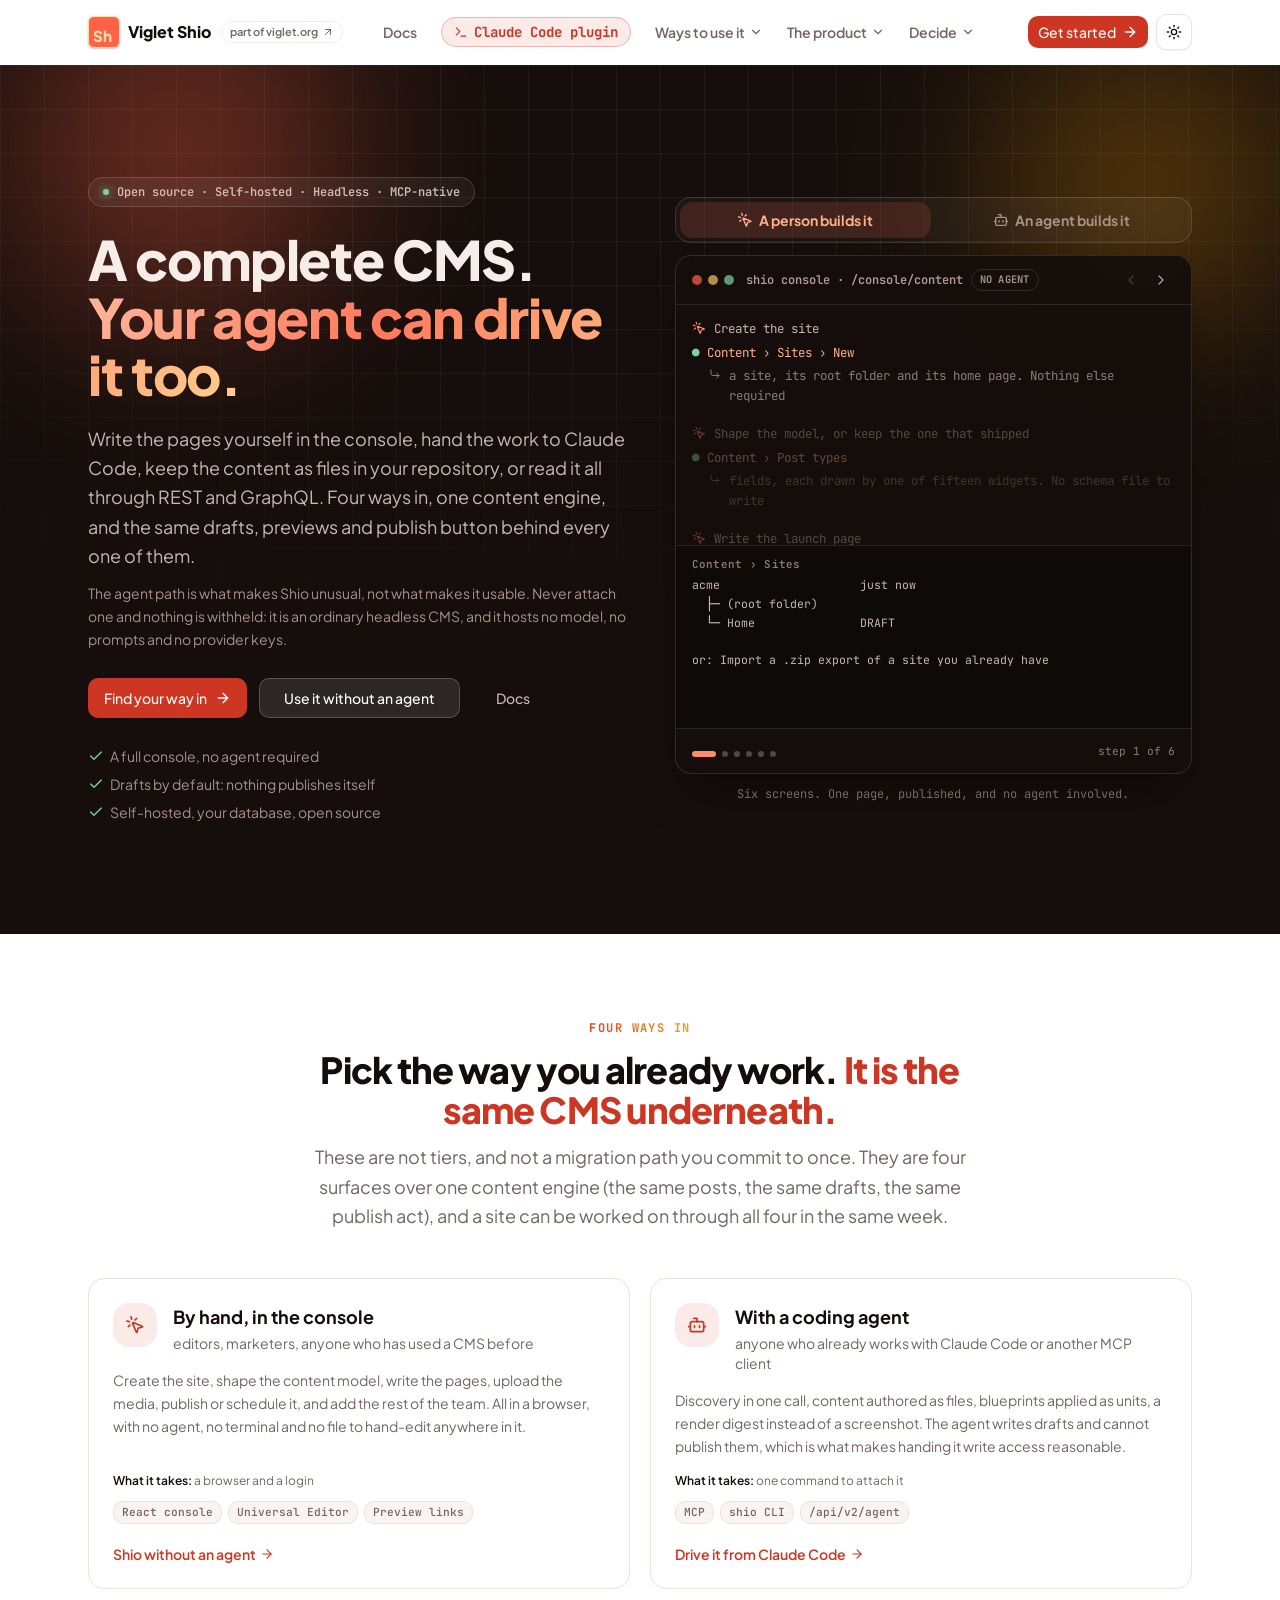
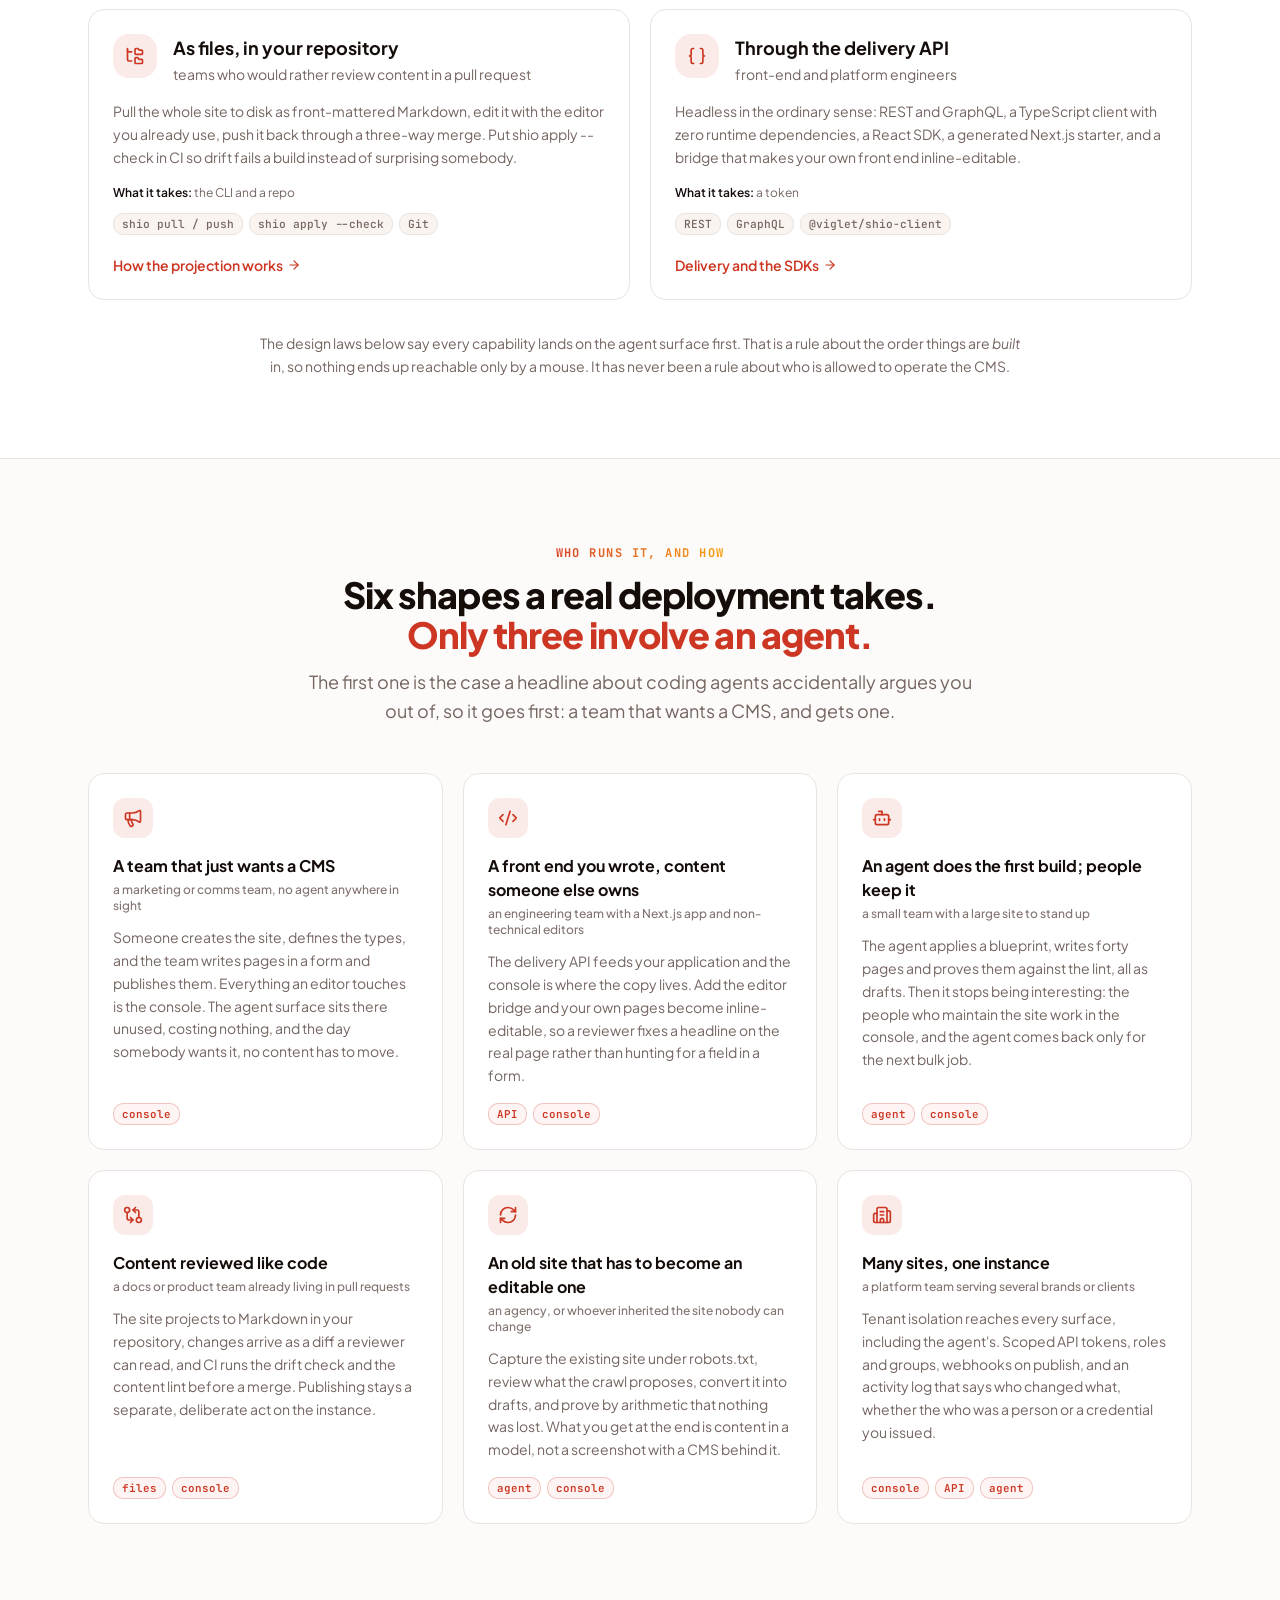
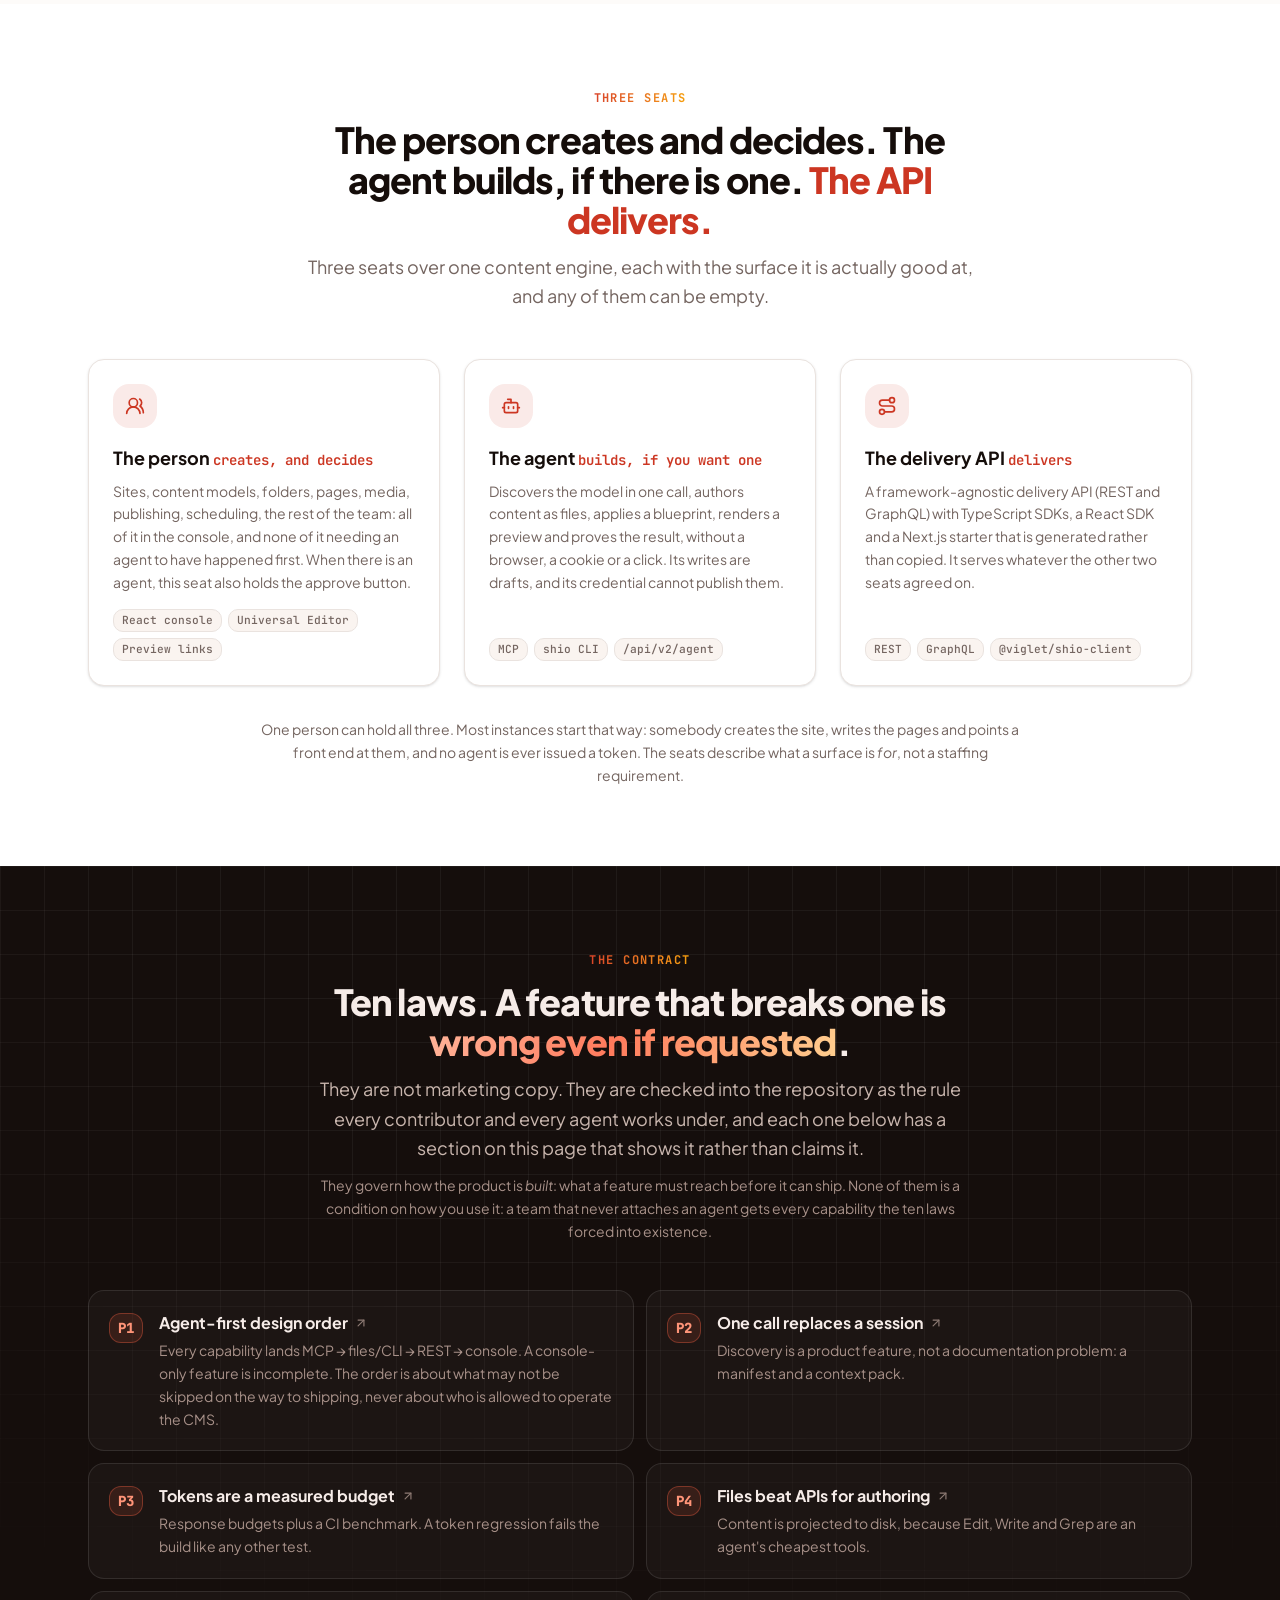
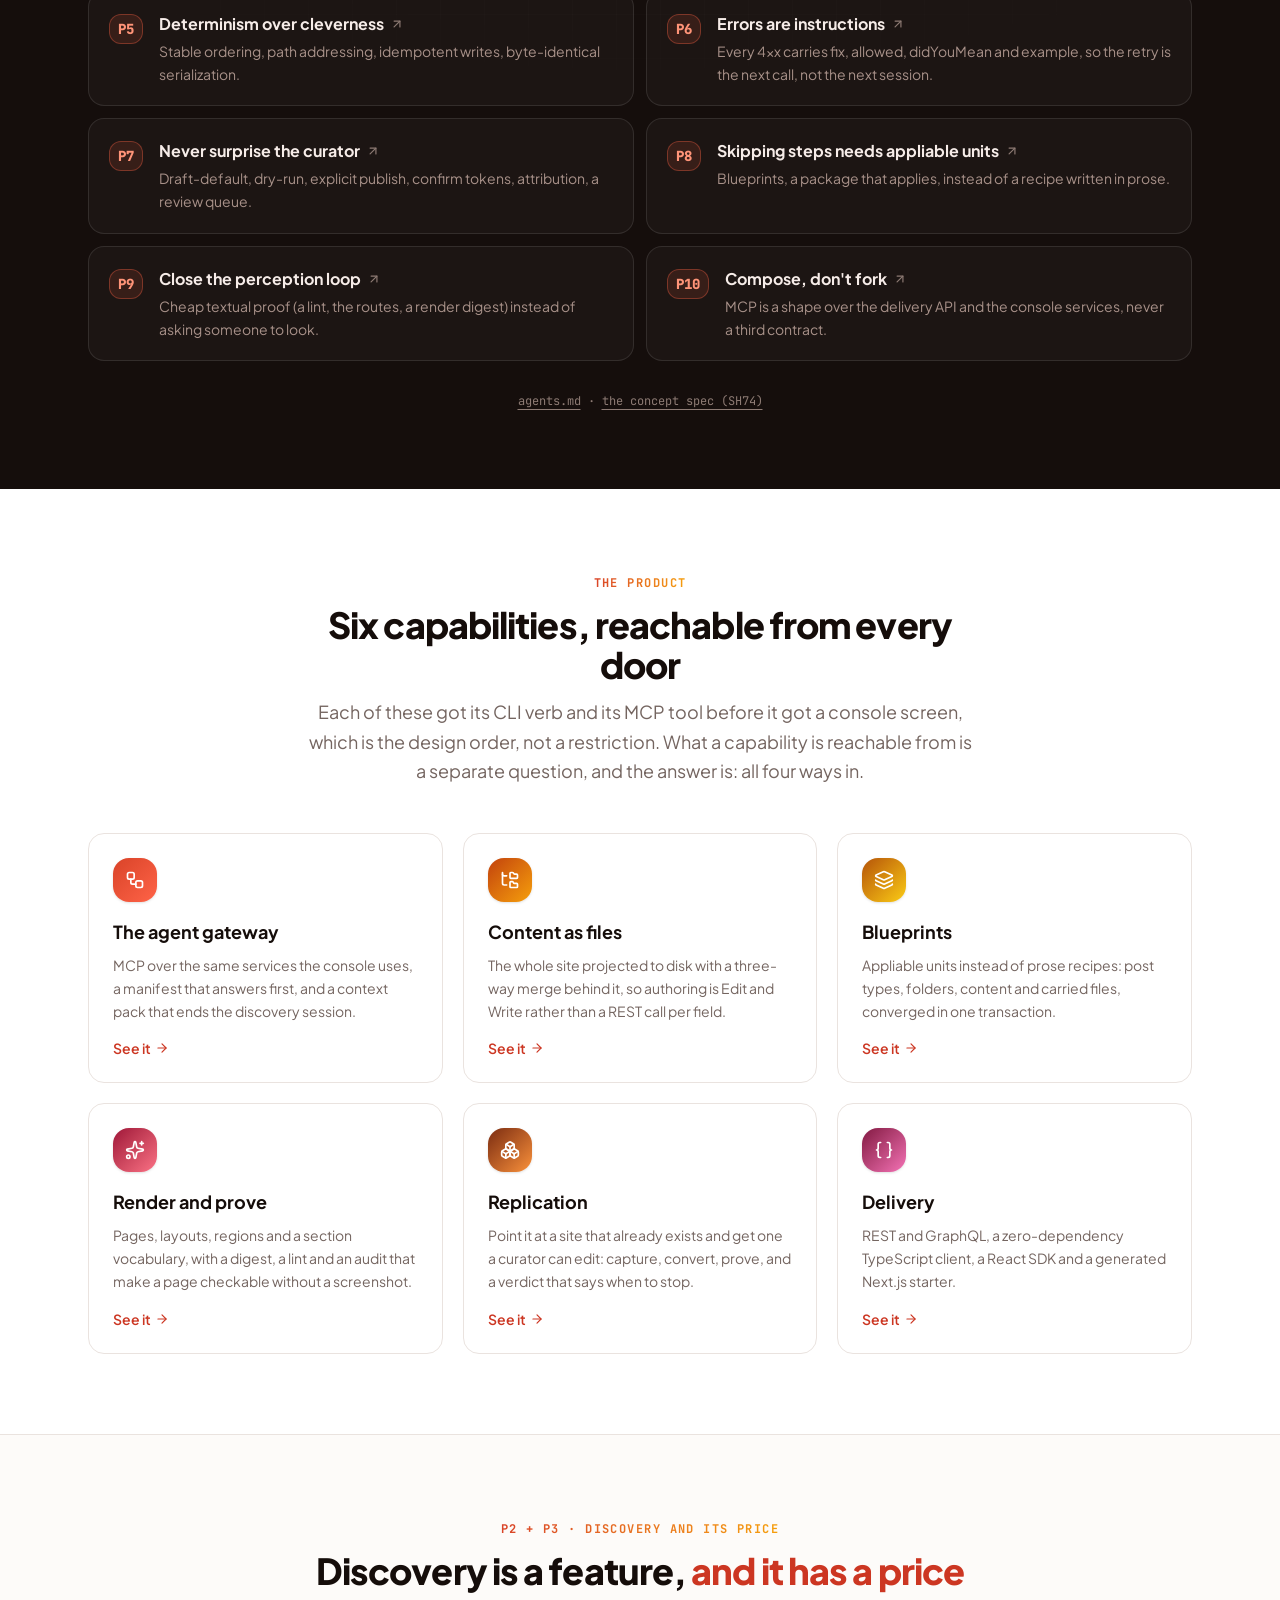
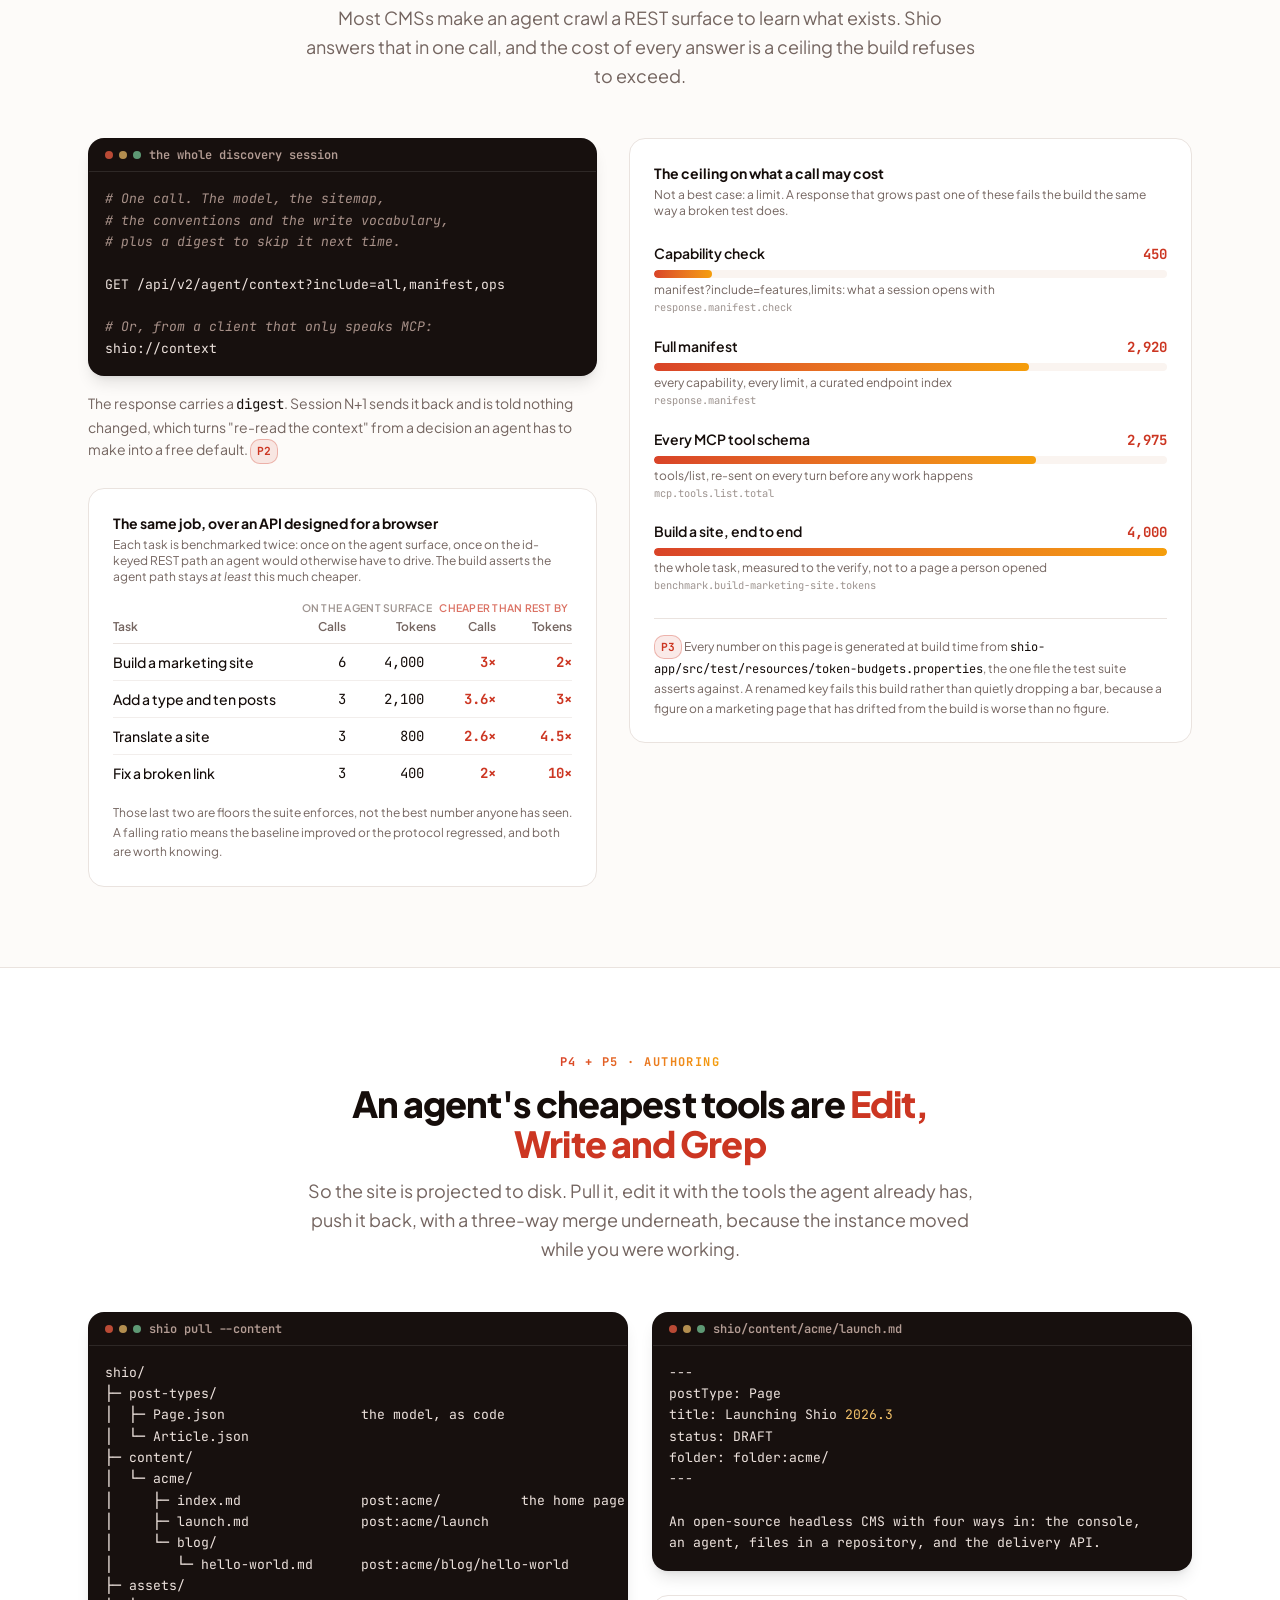
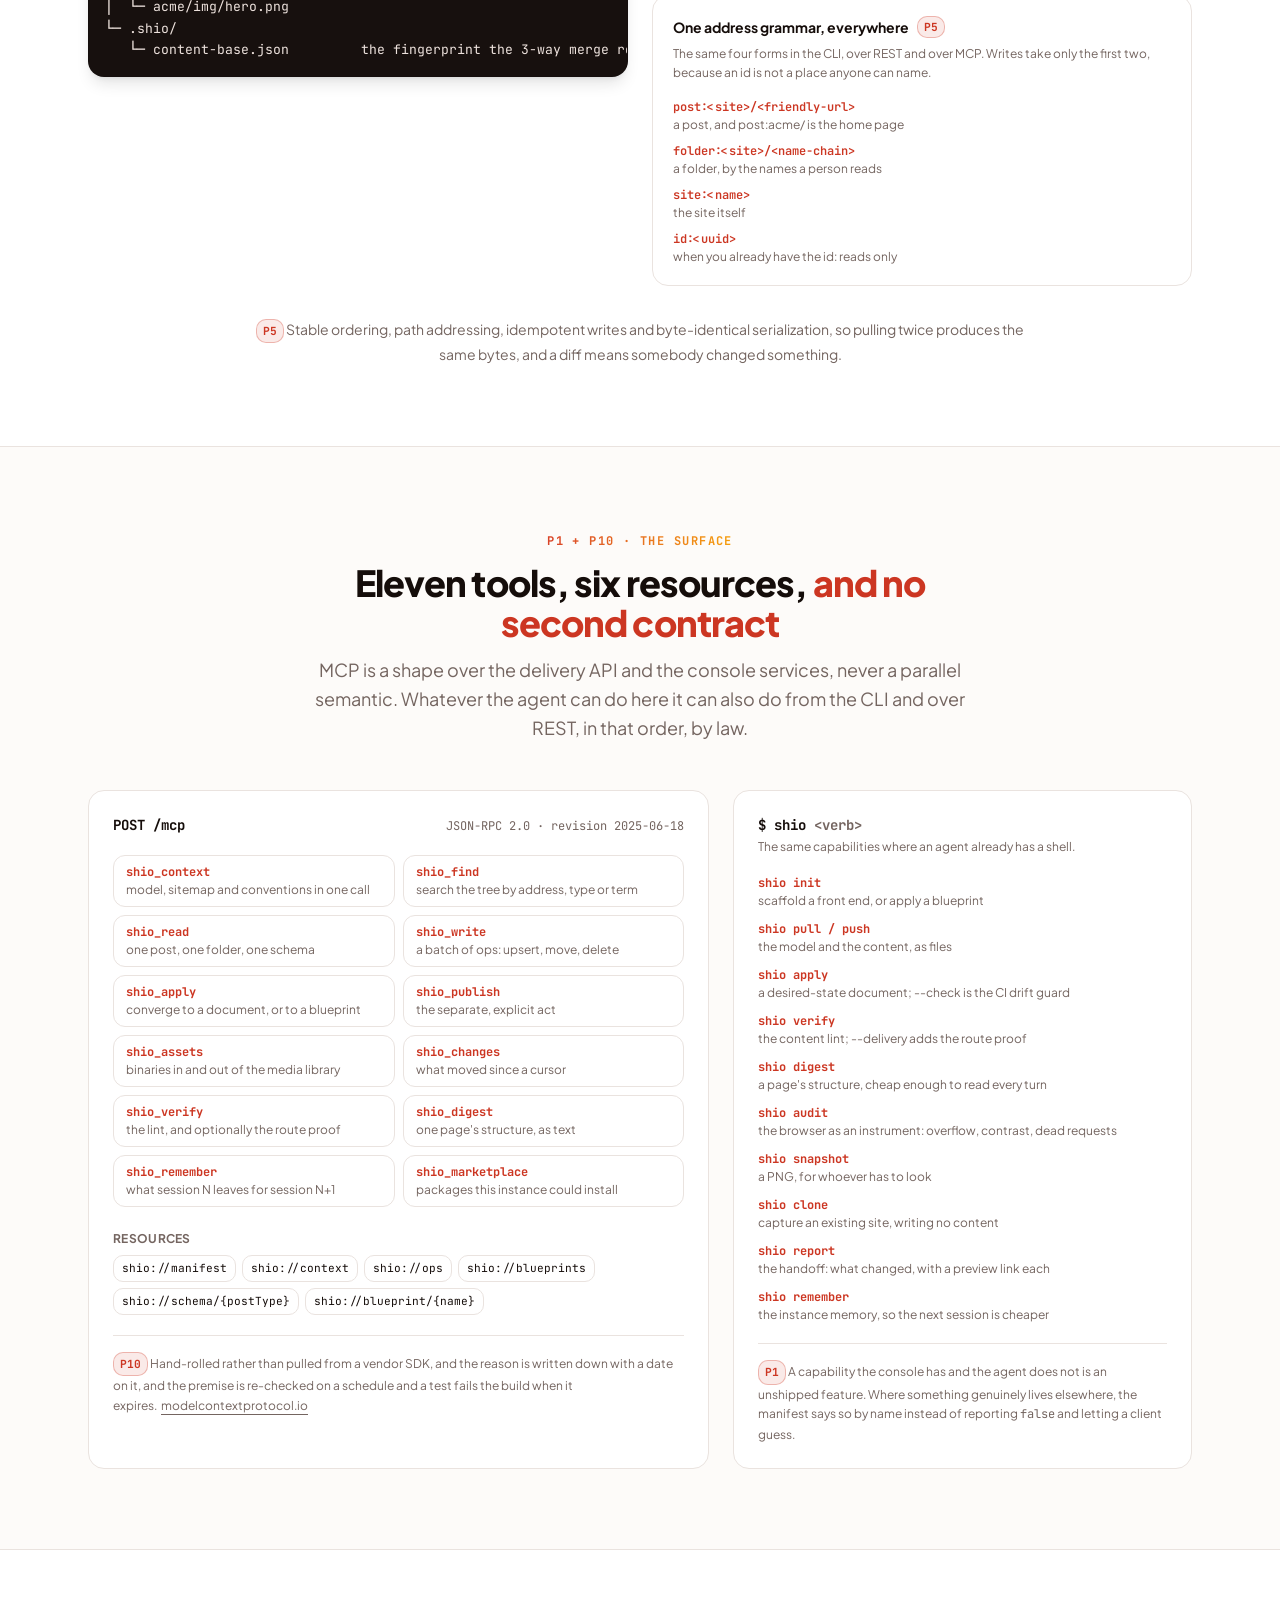
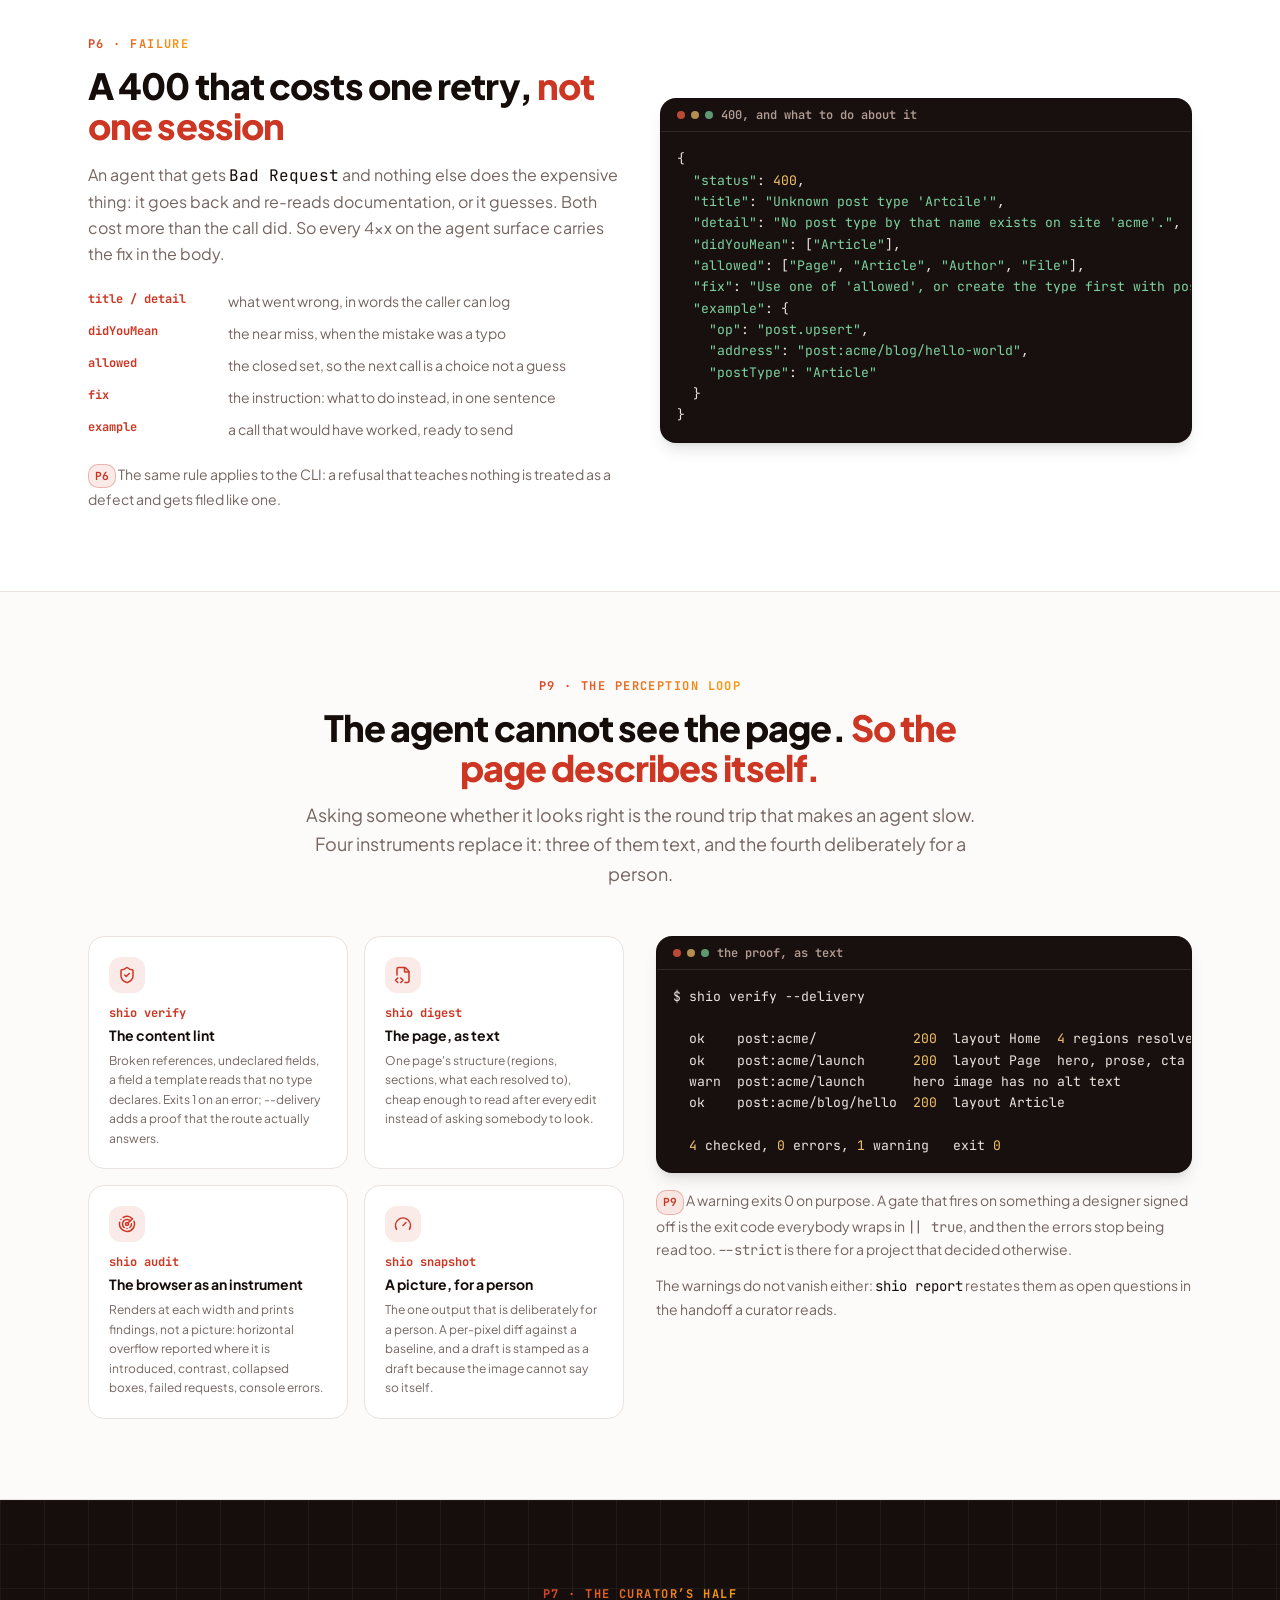
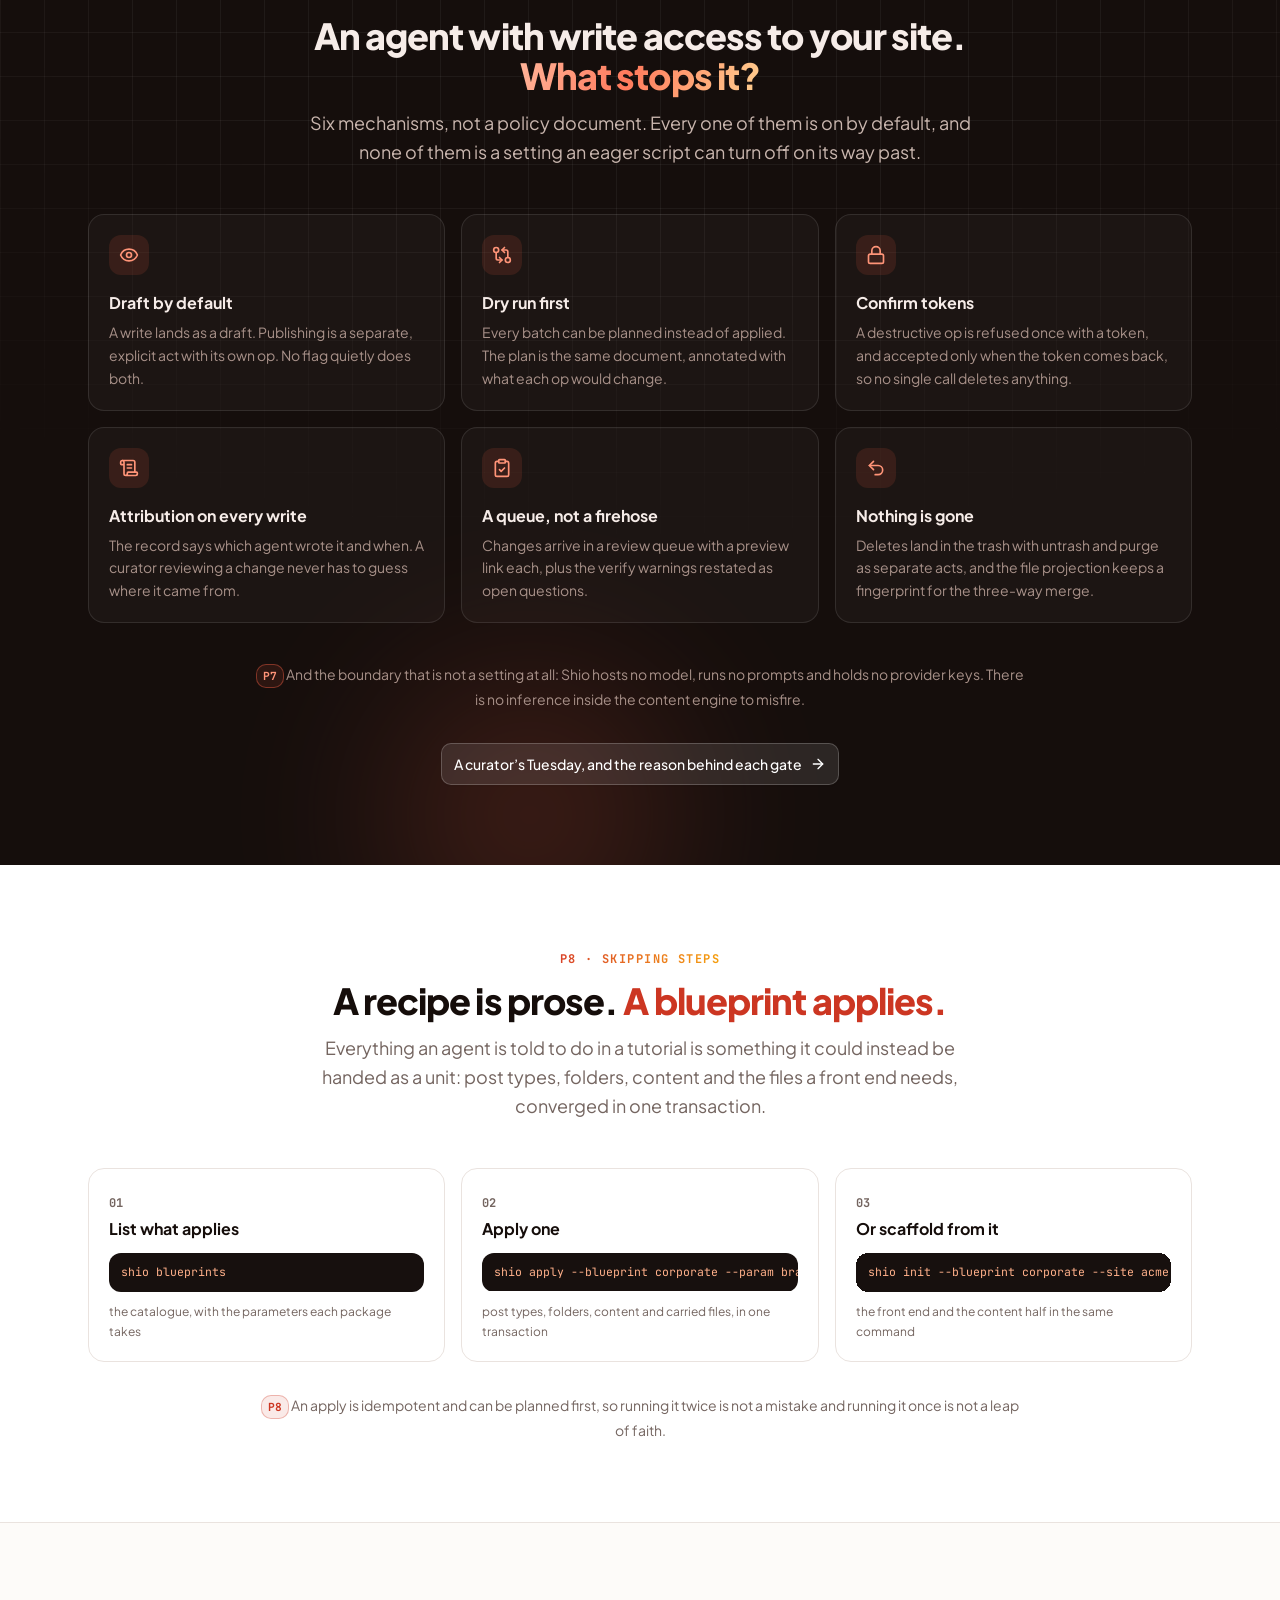
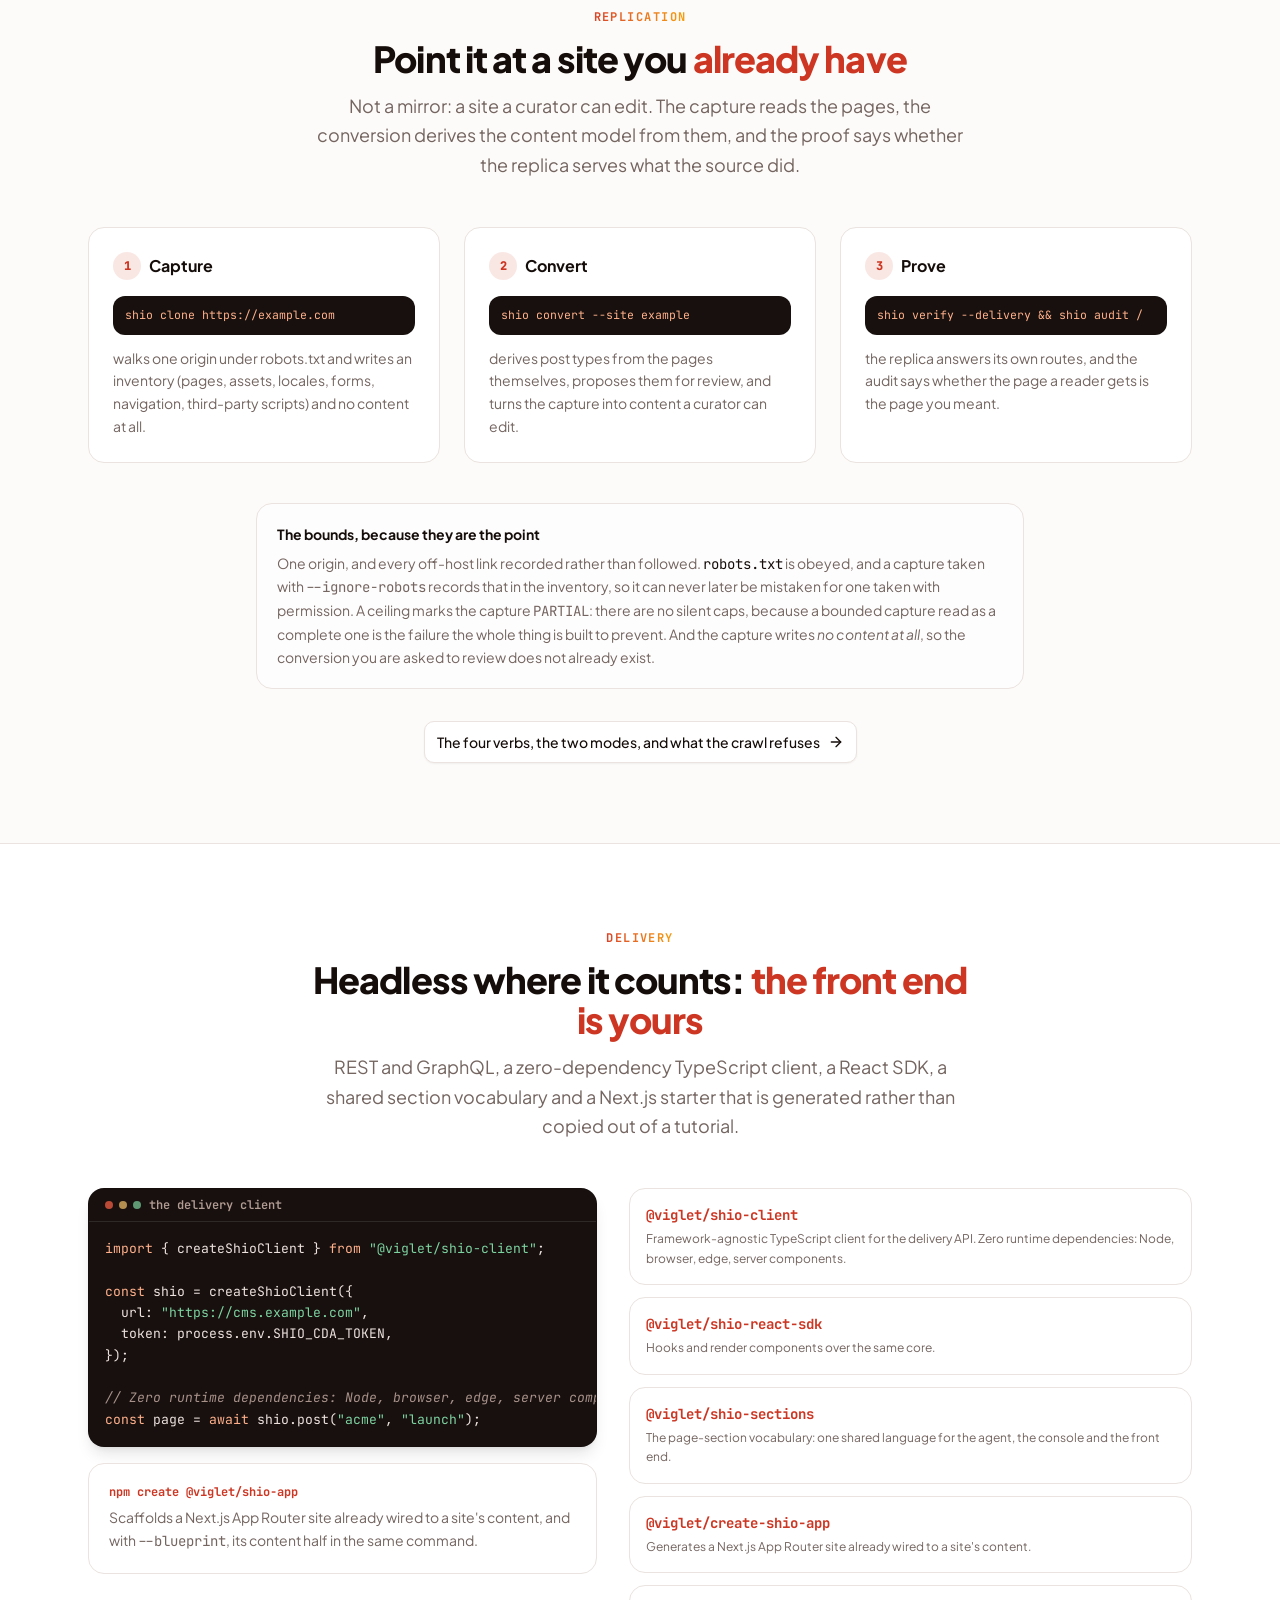
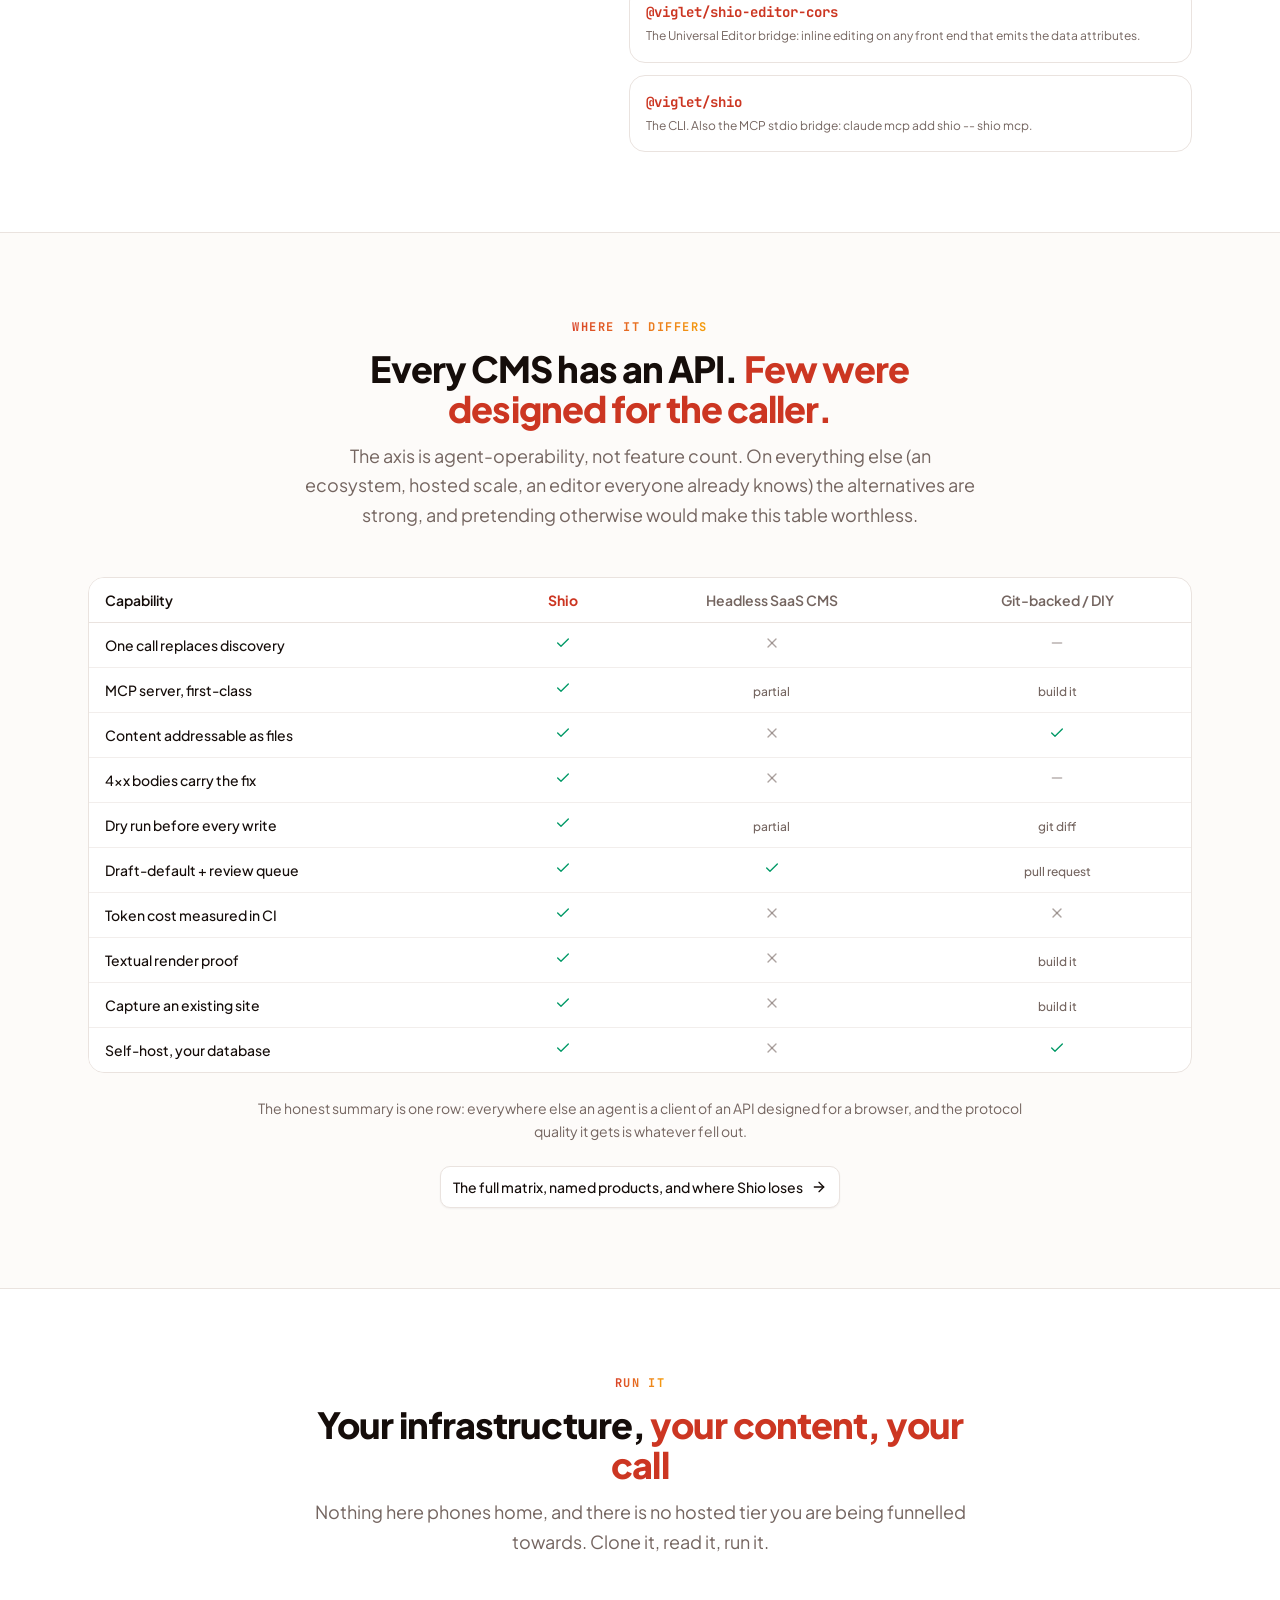
<file: claude-code/index.html>
<!doctype html>
<html lang="en">
  <head>
    <meta charset="UTF-8" />
    <meta name="viewport" content="width=device-width, initial-scale=1.0" />
    <title>Drive Shio from Claude Code: the plugin, the MCP bridge | Viglet Shio</title>
    <meta name="description" content="Hand a Shio CMS instance to Claude Code in one command: the plugin (MCP server, skills, slash commands, AGENTS.md fragment) or a bare stdio bridge, the three calls a session opens with, and the AGENT token scope, which writes on the agent surface only and is deliberately not a superset of a write key." />
    <meta name="theme-color" content="#FF6347" />
    <meta property="og:title" content="Drive Shio from Claude Code: the plugin, the MCP bridge | Viglet Shio" />
    <meta property="og:description" content="A complete CMS, agent-ready and not agent-only. Console, agent, files or API: four ways in, one content engine. Open source and self-hosted." />
    <meta property="og:type" content="website" />
    <meta property="og:url" content="https://shio.viglet.org/claude-code/" />
    <meta property="og:image" content="https://shio.viglet.org/og.png" />
    <meta property="og:image:width" content="1200" />
    <meta property="og:image:height" content="630" />
    <link rel="canonical" href="https://shio.viglet.org/claude-code/" />
    <meta name="twitter:card" content="summary_large_image" />
    <meta name="twitter:image" content="https://shio.viglet.org/og.png" />
    <!-- anti-FOUC: apply the stored theme class before first paint (the prerendered HTML paints before the bundle) -->
    <script>
      (function () {
        try {
          var t = localStorage.getItem("shio-site-theme") || "system";
          var dark =
            t === "dark" ||
            (t === "system" &&
              globalThis.matchMedia("(prefers-color-scheme: dark)").matches);
          document.documentElement.classList.toggle("dark", dark);
        } catch (e) {
          /* storage blocked: fall back to the default (light) theme */
        }
      })();
    </script>
    <link rel="icon" type="image/svg+xml" href="/favicon.svg" />
    <link rel="preconnect" href="https://fonts.googleapis.com" />
    <link rel="preconnect" href="https://fonts.gstatic.com" crossorigin />
    <link
      href="https://fonts.googleapis.com/css2?family=Plus+Jakarta+Sans:ital,wght@0,400;0,500;0,600;0,700;0,800;1,400&family=JetBrains+Mono:wght@400;500;700&display=swap"
      rel="stylesheet"
    />
    <!-- Google Analytics: page views, counted in the Viglet property beside viglet.org -->
    <script async src="https://www.googletagmanager.com/gtag/js?id=G-SMSL7R3897"></script>
    <script>
      window.dataLayer = window.dataLayer || [];
      function gtag() {
        dataLayer.push(arguments);
      }
      gtag("js", new Date());
      gtag("config", "G-SMSL7R3897");
    </script>
    <script type="module" crossorigin src="/assets/index-T42SRaM4.js"></script>
    <link rel="stylesheet" crossorigin href="/assets/index-Dx7gC5NM.css">
  </head>
  <body>
    <div id="root"><div class="flex min-h-screen flex-col"><header class="sticky top-0 z-50 backdrop-blur-md transition-colors border-b border-transparent bg-background/60"><div class="mx-auto w-full max-w-6xl px-6 flex h-16 items-center gap-4"><div class="flex shrink-0 items-center gap-2.5"><a href="/" class="text-base" aria-label="Viglet Shio home"><span class="items-center gap-2 font-extrabold hidden sm:inline-flex"><div aria-label="Sh" style="display:inline-flex;align-items:center;justify-content:flex-start;width:32px;height:32px;flex-shrink:0;background-color:#FF6347;color:#FFDEAD;padding-left:4px;border-radius:6px;border-width:1px;border-style:solid;border-color:#FFDEAD;box-shadow:0 0px 1px rgba(0,0,0,0.22), 0 1px 2px rgba(0,0,0,0.19);box-sizing:border-box;overflow:hidden;user-select:none"><span style="font-size:15px;font-weight:900;line-height:1;margin-top:8px">Sh</span></div><span>Viglet Shio</span></span><span class="inline-flex items-center gap-2 font-extrabold sm:hidden"><div aria-label="Sh" style="display:inline-flex;align-items:center;justify-content:flex-start;width:32px;height:32px;flex-shrink:0;background-color:#FF6347;color:#FFDEAD;padding-left:4px;border-radius:6px;border-width:1px;border-style:solid;border-color:#FFDEAD;box-shadow:0 0px 1px rgba(0,0,0,0.22), 0 1px 2px rgba(0,0,0,0.19);box-sizing:border-box;overflow:hidden;user-select:none"><span style="font-size:15px;font-weight:900;line-height:1;margin-top:8px">Sh</span></div></span></a><a href="https://www.viglet.org" class="hidden items-center gap-1 rounded-full border border-border/60 px-2 py-0.5 text-[11px] font-semibold whitespace-nowrap text-muted-foreground transition-colors hover:border-border hover:text-foreground sm:inline-flex">part of viglet.org<svg xmlns="http://www.w3.org/2000/svg" width="24" height="24" viewBox="0 0 24 24" fill="none" stroke="currentColor" stroke-width="2" stroke-linecap="round" stroke-linejoin="round" class="lucide lucide-arrow-up-right size-3" aria-hidden="true"><path d="M7 7h10v10"></path><path d="M7 17 17 7"></path></svg></a></div><nav class="ml-4 hidden items-center gap-5 lg:flex xl:ml-6 xl:gap-6"><a href="https://docs.viglet.org/shio/" class="text-sm font-semibold whitespace-nowrap text-muted-foreground transition-colors hover:text-foreground">Docs</a><a href="/claude-code/" class="inline-flex items-center gap-1.5 rounded-full border border-primary/30 bg-primary/10 px-3 py-1 font-mono text-sm font-bold whitespace-nowrap text-primary transition-colors hover:border-primary/50 hover:bg-primary/15"><svg xmlns="http://www.w3.org/2000/svg" width="24" height="24" viewBox="0 0 24 24" fill="none" stroke="currentColor" stroke-width="2" stroke-linecap="round" stroke-linejoin="round" class="lucide lucide-terminal size-3.5" aria-hidden="true"><path d="M12 19h8"></path><path d="m4 17 6-6-6-6"></path></svg>Claude Code plugin</a><button type="button" id="radix-_R_f5_" aria-haspopup="menu" aria-expanded="false" data-state="closed" class="group flex items-center gap-1 text-sm font-semibold whitespace-nowrap text-muted-foreground outline-hidden transition-colors hover:text-foreground data-[state=open]:text-foreground">Ways to use it<svg xmlns="http://www.w3.org/2000/svg" width="24" height="24" viewBox="0 0 24 24" fill="none" stroke="currentColor" stroke-width="2" stroke-linecap="round" stroke-linejoin="round" class="lucide lucide-chevron-down size-3.5 transition-transform group-data-[state=open]:rotate-180" aria-hidden="true"><path d="m6 9 6 6 6-6"></path></svg></button><button type="button" id="radix-_R_n5_" aria-haspopup="menu" aria-expanded="false" data-state="closed" class="group flex items-center gap-1 text-sm font-semibold whitespace-nowrap text-muted-foreground outline-hidden transition-colors hover:text-foreground data-[state=open]:text-foreground">The product<svg xmlns="http://www.w3.org/2000/svg" width="24" height="24" viewBox="0 0 24 24" fill="none" stroke="currentColor" stroke-width="2" stroke-linecap="round" stroke-linejoin="round" class="lucide lucide-chevron-down size-3.5 transition-transform group-data-[state=open]:rotate-180" aria-hidden="true"><path d="m6 9 6 6 6-6"></path></svg></button><button type="button" id="radix-_R_v5_" aria-haspopup="menu" aria-expanded="false" data-state="closed" class="group flex items-center gap-1 text-sm font-semibold whitespace-nowrap text-muted-foreground outline-hidden transition-colors hover:text-foreground data-[state=open]:text-foreground">Decide<svg xmlns="http://www.w3.org/2000/svg" width="24" height="24" viewBox="0 0 24 24" fill="none" stroke="currentColor" stroke-width="2" stroke-linecap="round" stroke-linejoin="round" class="lucide lucide-chevron-down size-3.5 transition-transform group-data-[state=open]:rotate-180" aria-hidden="true"><path d="m6 9 6 6 6-6"></path></svg></button></nav><div class="ml-auto flex items-center gap-2"><a href="https://docs.viglet.org/shio/" data-slot="button" class="inline-flex items-center justify-center whitespace-nowrap text-sm font-medium transition-all disabled:pointer-events-none disabled:opacity-50 [&amp;_svg]:pointer-events-none [&amp;_svg:not([class*=&#x27;size-&#x27;])]:size-4 shrink-0 [&amp;_svg]:shrink-0 outline-none focus-visible:border-ring focus-visible:ring-ring/50 focus-visible:ring-[3px] aria-invalid:ring-destructive/20 dark:aria-invalid:ring-destructive/40 aria-invalid:border-destructive bg-primary text-primary-foreground shadow-xs hover:bg-primary/90 h-8 rounded-md gap-1.5 px-3 has-[&gt;svg]:px-2.5">Get started<svg xmlns="http://www.w3.org/2000/svg" width="24" height="24" viewBox="0 0 24 24" fill="none" stroke="currentColor" stroke-width="2" stroke-linecap="round" stroke-linejoin="round" class="lucide lucide-arrow-right size-4" aria-hidden="true"><path d="M5 12h14"></path><path d="m12 5 7 7-7 7"></path></svg></a><button data-slot="button" class="inline-flex items-center justify-center gap-2 whitespace-nowrap rounded-md text-sm font-medium transition-all disabled:pointer-events-none disabled:opacity-50 [&amp;_svg]:pointer-events-none [&amp;_svg:not([class*=&#x27;size-&#x27;])]:size-4 shrink-0 [&amp;_svg]:shrink-0 outline-none focus-visible:border-ring focus-visible:ring-ring/50 focus-visible:ring-[3px] aria-invalid:ring-destructive/20 dark:aria-invalid:ring-destructive/40 aria-invalid:border-destructive border bg-background shadow-xs hover:bg-accent hover:text-accent-foreground dark:bg-input/30 dark:border-input dark:hover:bg-input/50 size-9" type="button" id="radix-_R_5l_" aria-haspopup="menu" aria-expanded="false" data-state="closed"><svg xmlns="http://www.w3.org/2000/svg" width="24" height="24" viewBox="0 0 24 24" fill="none" stroke="currentColor" stroke-width="2" stroke-linecap="round" stroke-linejoin="round" class="lucide lucide-sun h-[1.2rem] w-[1.2rem] scale-100 rotate-0 transition-all dark:scale-0 dark:-rotate-90" aria-hidden="true"><circle cx="12" cy="12" r="4"></circle><path d="M12 2v2"></path><path d="M12 20v2"></path><path d="m4.93 4.93 1.41 1.41"></path><path d="m17.66 17.66 1.41 1.41"></path><path d="M2 12h2"></path><path d="M20 12h2"></path><path d="m6.34 17.66-1.41 1.41"></path><path d="m19.07 4.93-1.41 1.41"></path></svg><svg xmlns="http://www.w3.org/2000/svg" width="24" height="24" viewBox="0 0 24 24" fill="none" stroke="currentColor" stroke-width="2" stroke-linecap="round" stroke-linejoin="round" class="lucide lucide-moon absolute h-[1.2rem] w-[1.2rem] scale-0 rotate-90 transition-all dark:scale-100 dark:rotate-0" aria-hidden="true"><path d="M20.985 12.486a9 9 0 1 1-9.473-9.472c.405-.022.617.46.402.803a6 6 0 0 0 8.268 8.268c.344-.215.825-.004.803.401"></path></svg><span class="sr-only">Toggle theme</span></button><button type="button" aria-label="Open menu" aria-expanded="false" class="flex size-9 items-center justify-center rounded-lg text-muted-foreground transition-colors hover:bg-muted hover:text-foreground lg:hidden"><svg xmlns="http://www.w3.org/2000/svg" width="24" height="24" viewBox="0 0 24 24" fill="none" stroke="currentColor" stroke-width="2" stroke-linecap="round" stroke-linejoin="round" class="lucide lucide-menu size-5" aria-hidden="true"><path d="M4 5h16"></path><path d="M4 12h16"></path><path d="M4 19h16"></path></svg></button></div></div></header><main class="flex-1"><section id="top" class="relative isolate overflow-hidden bg-[#150e0c] py-16 text-[#f6ece8] sm:py-20"><div class="grid-bg pointer-events-none absolute inset-0 -z-10"></div><div class="animate-orb-a pointer-events-none absolute -top-40 left-1/3 -z-10 h-[420px] w-[420px] rounded-full bg-[radial-gradient(circle,#ff6347,transparent_70%)] opacity-40 blur-[70px]"></div><div class="mx-auto w-full px-6 max-w-3xl"><span class="inline-block bg-gradient-to-r from-[#d94328] to-[#f59e0b] bg-clip-text font-mono text-xs font-bold tracking-[0.12em] text-transparent uppercase">First five minutes</span><h1 class="mt-3 text-3xl font-extrabold leading-[1.1] tracking-tight sm:text-4xl lg:text-5xl">Hand the CMS to Claude Code in<!-- --> <span class="text-gradient">one command</span></h1><p class="mt-5 text-lg leading-relaxed text-[#c9b6ae]">Shio is built to be operated by a coding agent, so the distance between running an instance and having the agent do something is the number that matters. It is one install and three calls, and the first call is the instance telling the agent what it can do.</p><div class="mt-7"><div class="flex flex-wrap gap-3"><a href="#install" data-slot="button" class="inline-flex items-center justify-center gap-2 whitespace-nowrap text-sm font-medium transition-all disabled:pointer-events-none disabled:opacity-50 [&amp;_svg]:pointer-events-none [&amp;_svg:not([class*=&#x27;size-&#x27;])]:size-4 shrink-0 [&amp;_svg]:shrink-0 outline-none focus-visible:border-ring focus-visible:ring-ring/50 focus-visible:ring-[3px] aria-invalid:ring-destructive/20 dark:aria-invalid:ring-destructive/40 aria-invalid:border-destructive bg-primary text-primary-foreground shadow-xs hover:bg-primary/90 h-10 rounded-md px-6 has-[&gt;svg]:px-4">Install it <svg xmlns="http://www.w3.org/2000/svg" width="24" height="24" viewBox="0 0 24 24" fill="none" stroke="currentColor" stroke-width="2" stroke-linecap="round" stroke-linejoin="round" class="lucide lucide-arrow-right size-4" aria-hidden="true"><path d="M5 12h14"></path><path d="m12 5 7 7-7 7"></path></svg></a><a href="#credential" data-slot="button" class="inline-flex items-center justify-center gap-2 whitespace-nowrap text-sm font-medium transition-all disabled:pointer-events-none disabled:opacity-50 [&amp;_svg]:pointer-events-none [&amp;_svg:not([class*=&#x27;size-&#x27;])]:size-4 shrink-0 [&amp;_svg]:shrink-0 outline-none focus-visible:border-ring focus-visible:ring-ring/50 focus-visible:ring-[3px] aria-invalid:ring-destructive/20 dark:aria-invalid:ring-destructive/40 aria-invalid:border-destructive border shadow-xs dark:border-input dark:hover:bg-input/50 h-10 rounded-md px-6 has-[&gt;svg]:px-4 border-white/20 bg-white/10 text-white hover:bg-white/20 hover:text-white dark:bg-white/10">The credential it runs on</a></div></div></div></section><section id="install" class="py-20"><div class="mx-auto w-full max-w-6xl px-6"><div class="mx-auto mb-12 max-w-2xl text-center"><span class="inline-block bg-gradient-to-r from-[#d94328] to-[#f59e0b] bg-clip-text font-mono text-xs font-bold tracking-[0.12em] text-transparent uppercase">Step one</span><h2 class="mt-3 text-3xl font-extrabold tracking-tight sm:text-4xl">Two ways in, and<!-- --> <span class="text-primary">the second needs no plugin</span></h2><p class="mt-3 text-base leading-relaxed text-muted-foreground sm:text-lg">The plugin is the shortcut: it arrives with the MCP server wired up and the workflows already written. Everything it does is reachable without it.</p></div><div class="grid items-start gap-6 lg:grid-cols-2 [&amp;&gt;*]:min-w-0"><div><h3 class="mb-3 flex items-center gap-2 font-bold"><span class="flex size-6 items-center justify-center rounded-full bg-primary/12 font-mono text-xs font-black text-primary">A</span>The plugin</h3><figure class="overflow-hidden rounded-xl border border-black/10 bg-[#17100e] text-[#ede2dd] shadow-lg dark:border-white/10"><figcaption class="flex items-center gap-2 border-b border-white/10 px-4 py-2 font-mono text-xs font-semibold text-[#b39c94]"><span class="flex gap-1.5" aria-hidden="true"><span class="size-2 rounded-full bg-[#ff6347]/70"></span><span class="size-2 rounded-full bg-[#f5c46b]/70"></span><span class="size-2 rounded-full bg-[#7dd3a0]/70"></span></span>claude, the marketplace route</figcaption><pre class="overflow-x-auto px-4 py-4 text-[0.82rem] leading-relaxed"><code class="font-mono">claude plugin marketplace add openviglet/shio
claude plugin install shio

<span class="text-[#a89189] italic"># then point it at your instance</span>
<span class="text-[#ffb08a]">export</span> SHIO_URL=http://localhost:<span class="text-[#f5c46b]">2710</span>      <span class="text-[#a89189] italic"># the default</span>
<span class="text-[#ffb08a]">export</span> SHIO_USER=admin
<span class="text-[#ffb08a]">export</span> SHIO_PASSWORD=...</code></pre></figure><p class="mt-3 text-sm leading-relaxed text-muted-foreground">The plugin&#x27;s MCP server runs the CLI&#x27;s own stdio bridge through<!-- --> <span class="font-mono text-foreground">npx</span>, so there is nothing else to install.</p></div><div><h3 class="mb-3 flex items-center gap-2 font-bold"><span class="flex size-6 items-center justify-center rounded-full bg-primary/12 font-mono text-xs font-black text-primary">B</span>The bare bridge</h3><figure class="overflow-hidden rounded-xl border border-black/10 bg-[#17100e] text-[#ede2dd] shadow-lg dark:border-white/10"><figcaption class="flex items-center gap-2 border-b border-white/10 px-4 py-2 font-mono text-xs font-semibold text-[#b39c94]"><span class="flex gap-1.5" aria-hidden="true"><span class="size-2 rounded-full bg-[#ff6347]/70"></span><span class="size-2 rounded-full bg-[#f5c46b]/70"></span><span class="size-2 rounded-full bg-[#7dd3a0]/70"></span></span>any MCP client</figcaption><pre class="overflow-x-auto px-4 py-4 text-[0.82rem] leading-relaxed"><code class="font-mono"><span class="text-[#a89189] italic"># No plugin, any MCP client: the CLI is</span>
<span class="text-[#a89189] italic"># the stdio bridge.</span>
claude mcp add shio -- npx -y @viglet/shio mcp

<span class="text-[#a89189] italic"># POST /mcp speaks JSON-RPC 2.0, rev 2025-06-18.</span>
<span class="text-[#a89189] italic"># GET /mcp is a deliberate 405: this server</span>
<span class="text-[#a89189] italic"># sends nothing unprompted.</span></code></pre></figure><p class="mt-3 text-sm leading-relaxed text-muted-foreground">Same server, no marketplace. You get the eleven tools and six resources and none of the skills or commands, which is the right trade if you are wiring Shio into something that is not Claude Code.</p></div></div></div></section><section id="plugin" class="border-y border-border bg-muted/40 py-20"><div class="mx-auto w-full max-w-6xl px-6"><div class="mx-auto mb-12 max-w-2xl text-center"><span class="inline-block bg-gradient-to-r from-[#d94328] to-[#f59e0b] bg-clip-text font-mono text-xs font-bold tracking-[0.12em] text-transparent uppercase">Step two</span><h2 class="mt-3 text-3xl font-extrabold tracking-tight sm:text-4xl">A session that starts already knowing Shio</h2><p class="mt-3 text-base leading-relaxed text-muted-foreground sm:text-lg">Instead of spending its first ten calls discovering the instance. The skills load when the work calls for them rather than on every turn: a schema you pay for each turn is a schema you pay for whether you use it or not.</p></div><div class="grid gap-5 md:grid-cols-3 [&amp;&gt;*]:min-w-0"><div class="rounded-2xl border border-border bg-card p-6"><div class="flex size-10 items-center justify-center rounded-lg bg-primary/10 text-primary"><svg xmlns="http://www.w3.org/2000/svg" width="24" height="24" viewBox="0 0 24 24" fill="none" stroke="currentColor" stroke-width="2" stroke-linecap="round" stroke-linejoin="round" class="lucide lucide-workflow size-5" aria-hidden="true"><rect width="8" height="8" x="3" y="3" rx="2"></rect><path d="M7 11v4a2 2 0 0 0 2 2h4"></path><rect width="8" height="8" x="13" y="13" rx="2"></rect></svg></div><h3 class="mt-4 font-bold">Skills</h3><dl class="mt-4 space-y-3"><div><dt class="font-mono text-xs font-bold break-words text-primary">shio-site</dt><dd class="mt-0.5 text-xs leading-relaxed text-muted-foreground">Building and changing pages: addressing, apply, draft-then-publish, moves</dd></div><div><dt class="font-mono text-xs font-bold break-words text-primary">shio-content-model</dt><dd class="mt-0.5 text-xs leading-relaxed text-muted-foreground">Post types and widgets as code: pull/push, the DSL, the traps</dd></div><div><dt class="font-mono text-xs font-bold break-words text-primary">shio-verify</dt><dd class="mt-0.5 text-xs leading-relaxed text-muted-foreground">Checking work before handing it over: the lint&#x27;s severities, digests, incidents</dd></div></dl></div><div class="rounded-2xl border border-border bg-card p-6"><div class="flex size-10 items-center justify-center rounded-lg bg-primary/10 text-primary"><svg xmlns="http://www.w3.org/2000/svg" width="24" height="24" viewBox="0 0 24 24" fill="none" stroke="currentColor" stroke-width="2" stroke-linecap="round" stroke-linejoin="round" class="lucide lucide-square-terminal lucide-terminal-square size-5" aria-hidden="true"><path d="m7 11 2-2-2-2"></path><path d="M11 13h4"></path><rect width="18" height="18" x="3" y="3" rx="2" ry="2"></rect></svg></div><h3 class="mt-4 font-bold">Commands</h3><dl class="mt-4 space-y-3"><div><dt class="font-mono text-xs font-bold break-words text-primary">/shio-start [site]</dt><dd class="mt-0.5 text-xs leading-relaxed text-muted-foreground">Reads the instance (model, sitemap, blueprints, lint state) and stops</dd></div><div><dt class="font-mono text-xs font-bold break-words text-primary">/shio-blueprint &lt;name&gt; &lt;site&gt;</dt><dd class="mt-0.5 text-xs leading-relaxed text-muted-foreground">Plans a blueprint, asks, applies, reports the verification</dd></div><div><dt class="font-mono text-xs font-bold break-words text-primary">/shio-check [site]</dt><dd class="mt-0.5 text-xs leading-relaxed text-muted-foreground">Verifies and reports errors, warnings and not-checked separately</dd></div></dl></div><div class="rounded-2xl border border-border bg-card p-6"><div class="flex size-10 items-center justify-center rounded-lg bg-primary/10 text-primary"><svg xmlns="http://www.w3.org/2000/svg" width="24" height="24" viewBox="0 0 24 24" fill="none" stroke="currentColor" stroke-width="2" stroke-linecap="round" stroke-linejoin="round" class="lucide lucide-file-stack size-5" aria-hidden="true"><path d="M11 21a1 1 0 0 1-1 1H4a1 1 0 0 1-1-1v-8a1 1 0 0 1 1-1"></path><path d="M16 16a1 1 0 0 1-1 1H9a1 1 0 0 1-1-1V8a1 1 0 0 1 1-1"></path><path d="M21 6a2 2 0 0 0-.586-1.414l-2-2A2 2 0 0 0 17 2h-3a1 1 0 0 0-1 1v8a1 1 0 0 0 1 1h6a1 1 0 0 0 1-1z"></path></svg></div><h3 class="mt-4 font-bold">Project instructions</h3><dl class="mt-4 space-y-3"><div><dt class="font-mono text-xs font-bold break-words text-primary">AGENTS.fragment.md</dt><dd class="mt-0.5 text-xs leading-relaxed text-muted-foreground">Paste into your project&#x27;s AGENTS.md so the conventions survive a session without the plugin</dd></div></dl></div></div></div></section><section id="first-calls" class="py-20"><div class="mx-auto w-full max-w-6xl px-6"><div class="mx-auto mb-12 max-w-2xl text-center"><span class="inline-block bg-gradient-to-r from-[#d94328] to-[#f59e0b] bg-clip-text font-mono text-xs font-bold tracking-[0.12em] text-transparent uppercase">Step three</span><h2 class="mt-3 text-3xl font-extrabold tracking-tight sm:text-4xl">What a session<!-- --> <span class="text-primary">actually opens with</span></h2><p class="mt-3 text-base leading-relaxed text-muted-foreground sm:text-lg">Three calls, in this order, whether the agent came through the plugin or through a bare bridge. The first two are discovery and the third is the work.</p></div><ol class="space-y-4"><li class="grid gap-4 rounded-xl border border-border bg-card p-6 sm:grid-cols-[auto_1fr] [&amp;&gt;*]:min-w-0"><span class="flex size-8 items-center justify-center rounded-full bg-primary/12 font-mono text-sm font-black text-primary">1</span><div><p class="text-sm font-semibold text-muted-foreground">Can this instance do what I need?</p><pre class="mt-2 overflow-x-auto rounded-lg bg-[#17100e] px-3 py-2.5 font-mono text-[0.75rem] leading-relaxed text-[#ffb08a]"><code>GET /agent/manifest?include=features,limits</code></pre><p class="mt-3 text-sm leading-relaxed">Capabilities and limits. Unshipped ones read false, never absent; where a capability lives elsewhere, `elsewhere` names the command.</p><span class="mt-3 inline-flex rounded-md border border-border bg-muted px-2 py-0.5 font-mono text-[0.7rem] font-semibold text-muted-foreground">≤ 450 tokens</span></div></li><li class="grid gap-4 rounded-xl border border-border bg-card p-6 sm:grid-cols-[auto_1fr] [&amp;&gt;*]:min-w-0"><span class="flex size-8 items-center justify-center rounded-full bg-primary/12 font-mono text-sm font-black text-primary">2</span><div><p class="text-sm font-semibold text-muted-foreground">What is here, and how do I write to it?</p><pre class="mt-2 overflow-x-auto rounded-lg bg-[#17100e] px-3 py-2.5 font-mono text-[0.75rem] leading-relaxed text-[#ffb08a]"><code>GET /agent/context?include=all,manifest,ops</code></pre><p class="mt-3 text-sm leading-relaxed">The content model, the sitemap, the conventions and every op with the keys it takes, plus a digest, so session N+1 can skip this.</p><span class="mt-3 inline-flex rounded-md border border-border bg-muted px-2 py-0.5 font-mono text-[0.7rem] font-semibold text-muted-foreground">one call</span></div></li><li class="grid gap-4 rounded-xl border border-border bg-card p-6 sm:grid-cols-[auto_1fr] [&amp;&gt;*]:min-w-0"><span class="flex size-8 items-center justify-center rounded-full bg-primary/12 font-mono text-sm font-black text-primary">3</span><div><p class="text-sm font-semibold text-muted-foreground">Change something</p><pre class="mt-2 overflow-x-auto rounded-lg bg-[#17100e] px-3 py-2.5 font-mono text-[0.75rem] leading-relaxed text-[#ffb08a]"><code>POST /agent/batch  { dryRun: true, ops: [...] }</code></pre><p class="mt-3 text-sm leading-relaxed">The plan first: what each op would change. Then the same document without dryRun, and it lands as a draft.</p><span class="mt-3 inline-flex rounded-md border border-border bg-muted px-2 py-0.5 font-mono text-[0.7rem] font-semibold text-muted-foreground">reviewable</span></div></li></ol><p class="mx-auto mt-8 max-w-3xl text-center text-sm leading-relaxed text-muted-foreground"><span class="inline-flex items-center rounded-md border px-1.5 py-0.5 font-mono text-[0.7rem] font-bold border-primary/30 bg-primary/10 text-primary">P2</span> The same three are also MCP tools:<!-- --> <span class="font-mono text-foreground">shio_context</span>,<!-- --> <span class="font-mono text-foreground">shio_write</span>. And resources a client can read directly:<!-- --> <span class="font-mono text-foreground">shio://manifest</span>,<!-- --> <span class="font-mono text-foreground">shio://context</span>,<!-- --> <span class="font-mono text-foreground">shio://ops</span>.</p></div></section><section id="credential" class="border-y border-border bg-muted/40 py-20"><div class="mx-auto w-full max-w-6xl px-6"><div class="mx-auto mb-12 max-w-2xl text-center"><span class="inline-block bg-gradient-to-r from-[#d94328] to-[#f59e0b] bg-clip-text font-mono text-xs font-bold tracking-[0.12em] text-transparent uppercase">The credential</span><h2 class="mt-3 text-3xl font-extrabold tracking-tight sm:text-4xl">A scope of its own, and<!-- --> <span class="text-primary">deliberately not a superset</span></h2><p class="mt-3 text-base leading-relaxed text-muted-foreground sm:text-lg">An agent needs to write, and the two credentials that already existed were both wrong: one can patch live content outside the agent protocol&#x27;s guards, and the other is every capability the account holder has, with no expiry.</p></div><div class="relative overflow-hidden"><div class="overflow-x-auto rounded-xl border border-border bg-card"><table class="w-full min-w-[42rem] border-collapse text-sm"><thead><tr class="border-b border-border"><th class="sticky left-0 bg-card px-4 py-3 text-left font-semibold">Scope</th><th class="px-4 py-3 text-left font-semibold">Reads</th><th class="px-4 py-3 text-left font-semibold">Writes</th></tr></thead><tbody><tr class="border-b border-border/60 last:border-0"><td class="sticky left-0 bg-inherit px-4 py-3"><span class="font-mono text-xs font-bold">READ</span></td><td class="px-4 py-3 text-muted-foreground">published content</td><td class="px-4 py-3 text-muted-foreground">nothing</td></tr><tr class="border-b border-border/60 last:border-0"><td class="sticky left-0 bg-inherit px-4 py-3"><span class="font-mono text-xs font-bold">PREVIEW</span></td><td class="px-4 py-3 text-muted-foreground">published + drafts</td><td class="px-4 py-3 text-muted-foreground">nothing</td></tr><tr class="border-b border-border/60 last:border-0"><td class="sticky left-0 bg-inherit px-4 py-3"><span class="font-mono text-xs font-bold">WRITE</span></td><td class="px-4 py-3 text-muted-foreground">published + drafts</td><td class="px-4 py-3 text-muted-foreground">the delivery API, including published content</td></tr><tr class="border-b border-border/60 bg-primary/5 last:border-0"><td class="sticky left-0 bg-inherit px-4 py-3"><span class="font-mono text-xs font-bold text-primary">AGENT</span></td><td class="px-4 py-3 text-muted-foreground">published + drafts</td><td class="px-4 py-3 text-muted-foreground">the agent surface only: /api/v2/agent/** and /mcp</td></tr></tbody></table></div><div aria-hidden="true" class="pointer-events-none absolute inset-y-0 right-0 w-8 bg-gradient-to-l to-transparent sm:hidden from-muted/40"></div></div><div class="mx-auto mt-8 max-w-3xl rounded-xl border border-border bg-background/60 p-5"><h3 class="flex items-center gap-2 text-sm font-bold"><svg xmlns="http://www.w3.org/2000/svg" width="24" height="24" viewBox="0 0 24 24" fill="none" stroke="currentColor" stroke-width="2" stroke-linecap="round" stroke-linejoin="round" class="lucide lucide-shield-check size-4 text-primary" aria-hidden="true"><path d="M20 13c0 5-3.5 7.5-7.66 8.95a1 1 0 0 1-.67-.01C7.5 20.5 4 18 4 13V6a1 1 0 0 1 1-1c2 0 4.5-1.2 6.24-2.72a1.17 1.17 0 0 1 1.52 0C14.51 3.81 17 5 19 5a1 1 0 0 1 1 1z"></path><path d="m9 12 2 2 4-4"></path></svg>The invariant this exists to hold</h3><p class="mt-2 text-sm leading-relaxed text-muted-foreground">The agent path is never a privilege escalation, and since<!-- --> <span class="font-mono text-foreground">AGENT</span> exists, it is not a privilege <em>superset</em> either. It reads like a preview token, because an agent works on drafts; it writes on<!-- --> <span class="font-mono text-foreground">/api/v2/agent/**</span> and<!-- --> <span class="font-mono text-foreground">/mcp</span> and nowhere else, so it cannot reach the delivery write path that patches published content directly. Tenant isolation and the content ACL apply identically on every surface. <span class="inline-flex items-center rounded-md border px-1.5 py-0.5 font-mono text-[0.7rem] font-bold border-primary/30 bg-primary/10 text-primary">P7</span></p></div></div></section><section id="rules" class="py-20"><div class="mx-auto w-full max-w-6xl px-6"><div class="grid items-start gap-10 lg:grid-cols-[1fr_1fr] [&amp;&gt;*]:min-w-0"><div><div class="mx-auto mb-12 max-w-2xl text-center"><span class="inline-block bg-gradient-to-r from-[#d94328] to-[#f59e0b] bg-clip-text font-mono text-xs font-bold tracking-[0.12em] text-transparent uppercase">What it encodes</span><h2 class="mt-3 text-3xl font-extrabold tracking-tight sm:text-4xl">Four rules, all of them expensive to learn the other way</h2></div><ul class="space-y-3"><li class="flex gap-3"><svg xmlns="http://www.w3.org/2000/svg" width="24" height="24" viewBox="0 0 24 24" fill="none" stroke="currentColor" stroke-width="2" stroke-linecap="round" stroke-linejoin="round" class="lucide lucide-check mt-0.5 size-4 shrink-0 text-primary" aria-hidden="true"><path d="M20 6 9 17l-5-5"></path></svg><span class="text-sm leading-relaxed">Content is addressed by path, never by a UUID carried between calls.</span></li><li class="flex gap-3"><svg xmlns="http://www.w3.org/2000/svg" width="24" height="24" viewBox="0 0 24 24" fill="none" stroke="currentColor" stroke-width="2" stroke-linecap="round" stroke-linejoin="round" class="lucide lucide-check mt-0.5 size-4 shrink-0 text-primary" aria-hidden="true"><path d="M20 6 9 17l-5-5"></path></svg><span class="text-sm leading-relaxed">shio_apply before shio_write: a statement re-runs safely, a script does not.</span></li><li class="flex gap-3"><svg xmlns="http://www.w3.org/2000/svg" width="24" height="24" viewBox="0 0 24 24" fill="none" stroke="currentColor" stroke-width="2" stroke-linecap="round" stroke-linejoin="round" class="lucide lucide-check mt-0.5 size-4 shrink-0 text-primary" aria-hidden="true"><path d="M20 6 9 17l-5-5"></path></svg><span class="text-sm leading-relaxed">dryRun first, always. Read the plan: a delete line is a stop-and-ask.</span></li><li class="flex gap-3"><svg xmlns="http://www.w3.org/2000/svg" width="24" height="24" viewBox="0 0 24 24" fill="none" stroke="currentColor" stroke-width="2" stroke-linecap="round" stroke-linejoin="round" class="lucide lucide-check mt-0.5 size-4 shrink-0 text-primary" aria-hidden="true"><path d="M20 6 9 17l-5-5"></path></svg><span class="text-sm leading-relaxed">Writes land in DRAFT. Publishing is a separate, explicit step.</span></li></ul><p class="mt-6 text-sm leading-relaxed text-muted-foreground">They are in the plugin so a session does not have to discover them, and in<!-- --> <span class="font-mono text-foreground">AGENTS.fragment.md</span> <!-- -->so they survive a session that does not have the plugin.</p></div><div class="rounded-2xl border border-border bg-card p-6"><h3 class="flex items-center gap-2 font-bold"><svg xmlns="http://www.w3.org/2000/svg" width="24" height="24" viewBox="0 0 24 24" fill="none" stroke="currentColor" stroke-width="2" stroke-linecap="round" stroke-linejoin="round" class="lucide lucide-ban size-4 text-muted-foreground" aria-hidden="true"><circle cx="12" cy="12" r="10"></circle><path d="M4.929 4.929 19.07 19.071"></path></svg>Two things Shio will not do</h3><div class="mt-4 space-y-4 text-sm leading-relaxed text-muted-foreground"><p><span class="font-semibold text-foreground">It hosts no model and runs no prompts.</span> <!-- -->There is no provider API key in the CMS, no bundled inference and no &quot;generate this page for me&quot; button. Shio is the substrate your agent drives; the agent is yours, and so is the model behind it.</p><p><span class="font-semibold text-foreground">It does not make MCP the only door.</span> <!-- -->Every capability lands on MCP, the CLI and REST, in that order and by law. A reader who does not use Claude Code loses the skills and the slash commands, and nothing else. <span class="inline-flex items-center rounded-md border px-1.5 py-0.5 font-mono text-[0.7rem] font-bold border-primary/30 bg-primary/10 text-primary">P1</span></p></div><p class="mt-5 border-t border-border pt-4 text-xs text-muted-foreground"><a href="https://github.com/openviglet/shio" target="_blank" rel="noreferrer" class="underline underline-offset-4 hover:text-foreground">claude-plugin/</a> <!-- -->in the repository is the source for everything on this page.</p></div></div></div></section><section class="py-20" data-md-skip="true"><div class="mx-auto w-full max-w-6xl px-6"><div class="relative isolate overflow-hidden rounded-3xl border border-white/10 bg-[#150e0c] px-6 py-16 text-center text-white"><div class="grid-bg pointer-events-none absolute inset-0 -z-10"></div><div class="animate-orb-a pointer-events-none absolute -top-24 left-1/2 -z-10 h-80 w-80 -translate-x-1/2 rounded-full bg-[radial-gradient(circle,#ff6347,transparent_70%)] opacity-45 blur-[70px]"></div><h2 class="text-3xl font-extrabold tracking-tight sm:text-4xl">Run the CMS. Attach the agent whenever you feel like it.</h2><p class="mx-auto mt-3 max-w-xl text-base text-[#c9b6ae] sm:text-lg">One container and a database, and a console your team can work in on the first afternoon. Open source, no hosted tier you are being funnelled towards, and the whole design argument checked into the repository.</p><div class="mt-8 flex flex-wrap justify-center gap-3"><a href="https://docs.viglet.org/shio/" data-slot="button" class="inline-flex items-center justify-center gap-2 whitespace-nowrap text-sm font-medium transition-all disabled:pointer-events-none disabled:opacity-50 [&amp;_svg]:pointer-events-none [&amp;_svg:not([class*=&#x27;size-&#x27;])]:size-4 shrink-0 [&amp;_svg]:shrink-0 outline-none focus-visible:border-ring focus-visible:ring-ring/50 focus-visible:ring-[3px] aria-invalid:ring-destructive/20 dark:aria-invalid:ring-destructive/40 aria-invalid:border-destructive bg-primary text-primary-foreground shadow-xs hover:bg-primary/90 h-10 rounded-md px-6 has-[&gt;svg]:px-4">Install it <svg xmlns="http://www.w3.org/2000/svg" width="24" height="24" viewBox="0 0 24 24" fill="none" stroke="currentColor" stroke-width="2" stroke-linecap="round" stroke-linejoin="round" class="lucide lucide-arrow-right size-4" aria-hidden="true"><path d="M5 12h14"></path><path d="m12 5 7 7-7 7"></path></svg></a><a href="/console/" data-slot="button" class="inline-flex items-center justify-center gap-2 whitespace-nowrap text-sm font-medium transition-all disabled:pointer-events-none disabled:opacity-50 [&amp;_svg]:pointer-events-none [&amp;_svg:not([class*=&#x27;size-&#x27;])]:size-4 shrink-0 [&amp;_svg]:shrink-0 outline-none focus-visible:border-ring focus-visible:ring-ring/50 focus-visible:ring-[3px] aria-invalid:ring-destructive/20 dark:aria-invalid:ring-destructive/40 aria-invalid:border-destructive border shadow-xs dark:border-input dark:hover:bg-input/50 h-10 rounded-md px-6 has-[&gt;svg]:px-4 border-white/20 bg-white/10 text-white hover:bg-white/20 hover:text-white dark:bg-white/10">Use it without an agent</a><a href="https://github.com/openviglet/shio" target="_blank" rel="noreferrer" data-slot="button" class="inline-flex items-center justify-center gap-2 whitespace-nowrap text-sm font-medium transition-all disabled:pointer-events-none disabled:opacity-50 [&amp;_svg]:pointer-events-none [&amp;_svg:not([class*=&#x27;size-&#x27;])]:size-4 shrink-0 [&amp;_svg]:shrink-0 outline-none focus-visible:border-ring focus-visible:ring-ring/50 focus-visible:ring-[3px] aria-invalid:ring-destructive/20 dark:aria-invalid:ring-destructive/40 aria-invalid:border-destructive dark:hover:bg-accent/50 h-10 rounded-md px-6 has-[&gt;svg]:px-4 text-[#c9b6ae] hover:bg-white/10 hover:text-white">Read the source</a></div><p class="mt-8 font-mono text-xs text-[#8d7b74]">and when you do want one:</p><div class="mt-2 flex justify-center"><div class="inline-flex max-w-full items-center gap-3 rounded-lg border border-white/15 bg-black/30 px-4 py-2.5 font-mono text-sm text-[#f0ded6] backdrop-blur"><span class="shrink-0 select-none text-[#ff8a6b]">$</span><code class="min-w-0 overflow-x-auto whitespace-nowrap">claude mcp add shio -- npx @viglet/shio mcp</code><button type="button" aria-label="Copy command" class="ml-1 shrink-0 rounded-md p-1 text-[#a89189] transition-colors hover:bg-white/10 hover:text-white"><svg xmlns="http://www.w3.org/2000/svg" width="24" height="24" viewBox="0 0 24 24" fill="none" stroke="currentColor" stroke-width="2" stroke-linecap="round" stroke-linejoin="round" class="lucide lucide-copy size-4" aria-hidden="true"><rect width="14" height="14" x="8" y="8" rx="2" ry="2"></rect><path d="M4 16c-1.1 0-2-.9-2-2V4c0-1.1.9-2 2-2h10c1.1 0 2 .9 2 2"></path></svg></button></div></div></div></div></section></main><footer class="bg-[#0f0a09] text-[#a89189]"><div class="mx-auto w-full max-w-6xl px-6 py-14"><div class="grid gap-8 sm:grid-cols-2 md:grid-cols-[1.4fr_1fr_1fr_1fr]"><div><span class="inline-flex items-center gap-2 font-extrabold text-[#f6ece8]"><div aria-label="Sh" style="display:inline-flex;align-items:center;justify-content:flex-start;width:32px;height:32px;flex-shrink:0;background-color:#FF6347;color:#FFDEAD;padding-left:4px;border-radius:6px;border-width:1px;border-style:solid;border-color:#FFDEAD;box-shadow:0 0px 1px rgba(0,0,0,0.22), 0 1px 2px rgba(0,0,0,0.19);box-sizing:border-box;overflow:hidden;user-select:none"><span style="font-size:15px;font-weight:900;line-height:1;margin-top:8px">Sh</span></div><span>Viglet Shio</span></span><p class="mt-3 max-w-xs text-sm leading-relaxed">An open-source headless CMS with four ways in: a full console, a coding agent, files in your repository, and the delivery API. Same content, same drafts, same publish button.</p></div><div><h3 class="text-xs font-bold tracking-[0.06em] text-[#f6ece8] uppercase">Ways to use it</h3><ul class="mt-4 space-y-2.5"><li><a href="/console/" class="text-sm transition-colors hover:text-[#f6ece8]">In the console, by hand</a></li><li><a href="/claude-code/" class="text-sm transition-colors hover:text-[#f6ece8]">With a coding agent</a></li><li><a href="/features/content-as-files/" class="text-sm transition-colors hover:text-[#f6ece8]">As files in your repository</a></li><li><a href="/features/delivery/" class="text-sm transition-colors hover:text-[#f6ece8]">Through the delivery API</a></li><li><a href="/#paths" class="text-sm transition-colors hover:text-[#f6ece8]">All four, side by side</a></li><li><a href="/#use-cases" class="text-sm transition-colors hover:text-[#f6ece8]">Who runs it, and how</a></li></ul></div><div><h3 class="text-xs font-bold tracking-[0.06em] text-[#f6ece8] uppercase">The product</h3><ul class="mt-4 space-y-2.5"><li><a href="/console/#capabilities" class="text-sm transition-colors hover:text-[#f6ece8]">What the console does</a></li><li><a href="/curator/" class="text-sm transition-colors hover:text-[#f6ece8]">What stops an agent write</a></li><li><a href="/#laws" class="text-sm transition-colors hover:text-[#f6ece8]">The ten laws</a></li><li><a href="/#one-call" class="text-sm transition-colors hover:text-[#f6ece8]">One call, and its price</a></li><li><a href="/#surface" class="text-sm transition-colors hover:text-[#f6ece8]">MCP + CLI surface</a></li><li><a href="/features/rendering/" class="text-sm transition-colors hover:text-[#f6ece8]">Rendering and design tokens</a></li><li><a href="/#blueprints" class="text-sm transition-colors hover:text-[#f6ece8]">Blueprints</a></li><li><a href="/replicate/" class="text-sm transition-colors hover:text-[#f6ece8]">Replicate a site</a></li><li><a href="/compare/" class="text-sm transition-colors hover:text-[#f6ece8]">Compare</a></li><li><a href="/#self-host" class="text-sm transition-colors hover:text-[#f6ece8]">Self-host</a></li></ul></div><div><h3 class="text-xs font-bold tracking-[0.06em] text-[#f6ece8] uppercase">Open and inspectable</h3><ul class="mt-4 space-y-2.5"><li><a href="https://docs.viglet.org/shio/" target="_blank" rel="noreferrer" class="text-sm transition-colors hover:text-[#f6ece8]">Documentation</a></li><li><a href="https://github.com/openviglet/shio" target="_blank" rel="noreferrer" class="text-sm transition-colors hover:text-[#f6ece8]">Source</a></li><li><a href="https://github.com/openviglet/shio/blob/HEAD/docs/ROADMAP.md" target="_blank" rel="noreferrer" class="text-sm transition-colors hover:text-[#f6ece8]">Roadmap</a></li><li><a href="https://github.com/openviglet/shio/blob/HEAD/docs/CHANGELOG.md" target="_blank" rel="noreferrer" class="text-sm transition-colors hover:text-[#f6ece8]">Changelog</a></li><li><a href="https://www.npmjs.com/package/@viglet/shio-client" target="_blank" rel="noreferrer" class="text-sm transition-colors hover:text-[#f6ece8]">npm</a></li><li><a href="https://turing.viglet.org" target="_blank" rel="noreferrer" class="text-sm transition-colors hover:text-[#f6ece8]">Viglet Turing ES</a></li></ul></div></div><div class="mt-12 flex flex-col justify-between gap-2 border-t border-[#241a17] pt-6 text-xs text-[#7a6660] sm:flex-row"><span>© <!-- -->2026<!-- --> Viglet Shio ·<!-- --> <a href="https://github.com/openviglet/shio/blob/HEAD/LICENSE" target="_blank" rel="noreferrer" class="hover:text-[#f6ece8]">Apache 2.0</a></span><span class="space-x-3"><a href="https://www.viglet.org" target="_blank" rel="noreferrer" class="hover:text-[#f6ece8]">viglet.org</a><a href="https://docs.viglet.org/shio/" class="hover:text-[#f6ece8]">docs.viglet.org</a><a href="/llms.txt" class="font-mono hover:text-[#f6ece8]">llms.txt</a></span></div></div></footer></div></div>
  </body>
</html>
</file>
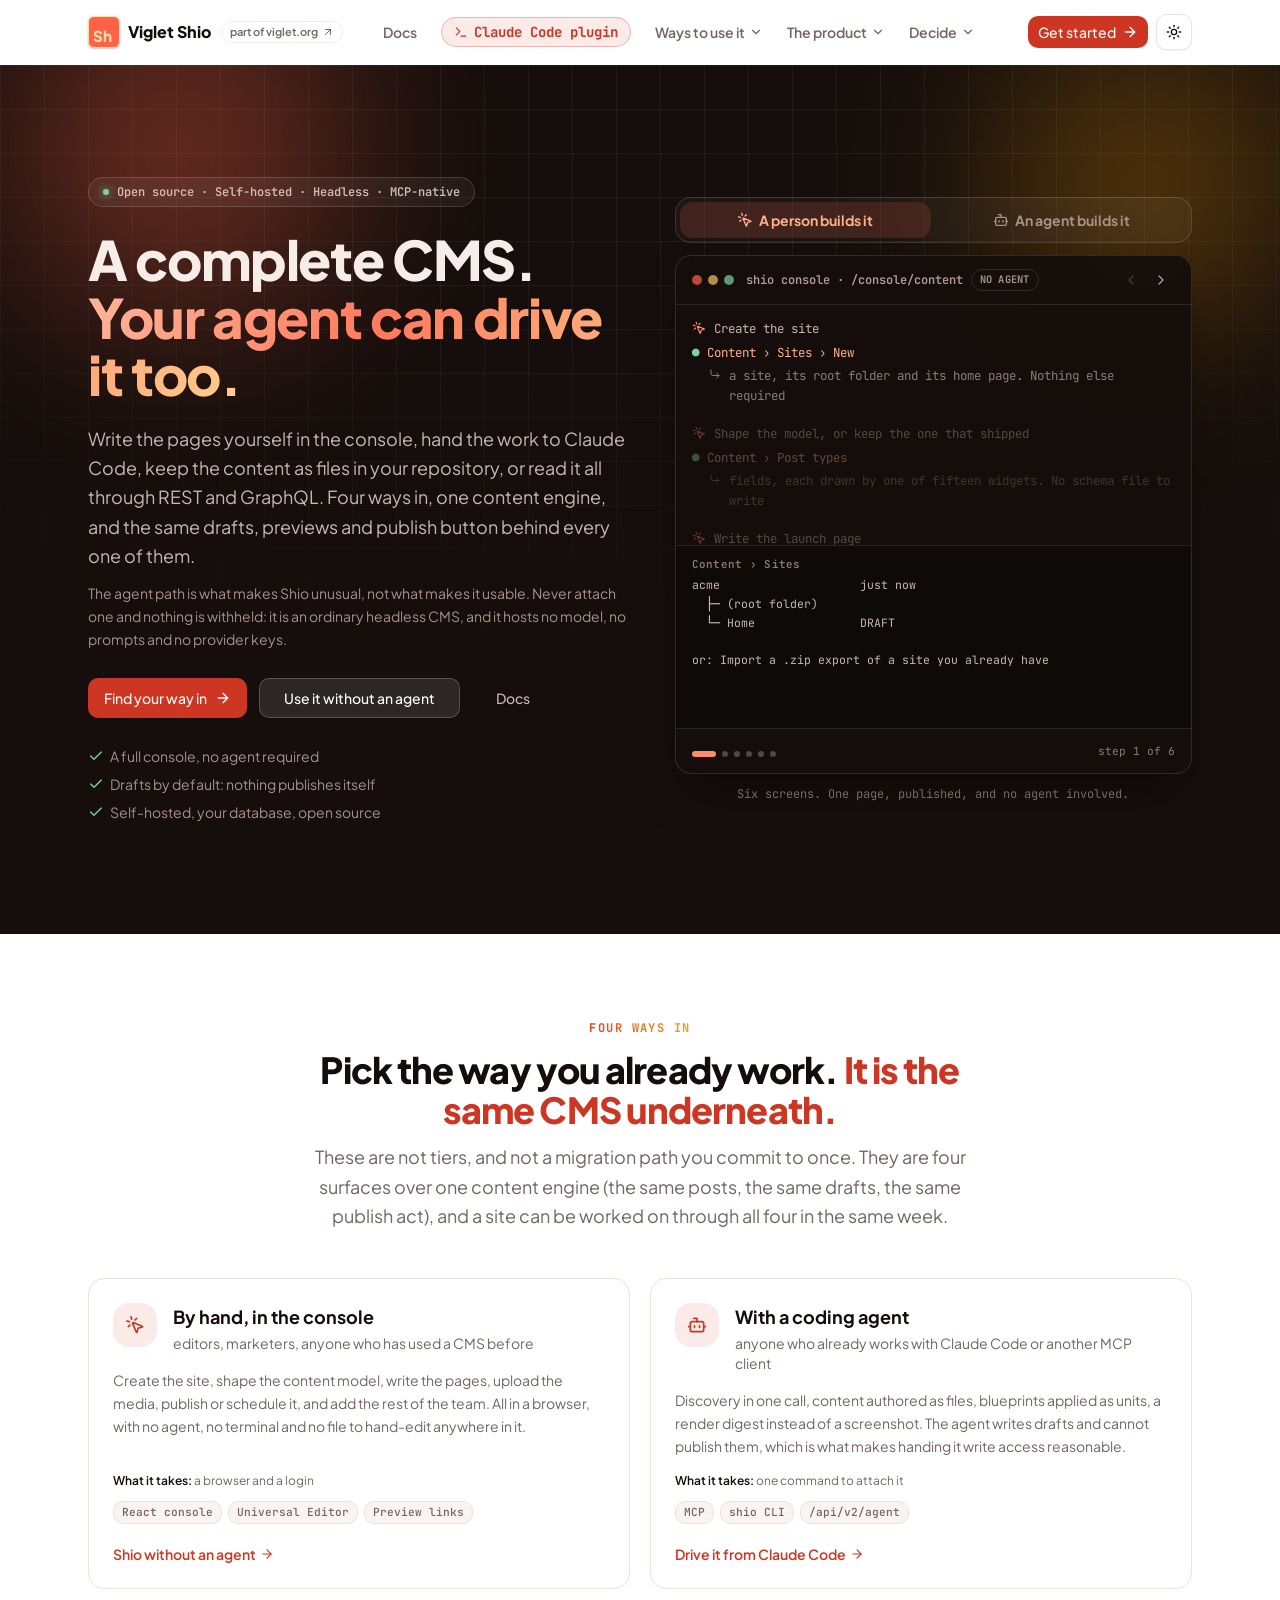
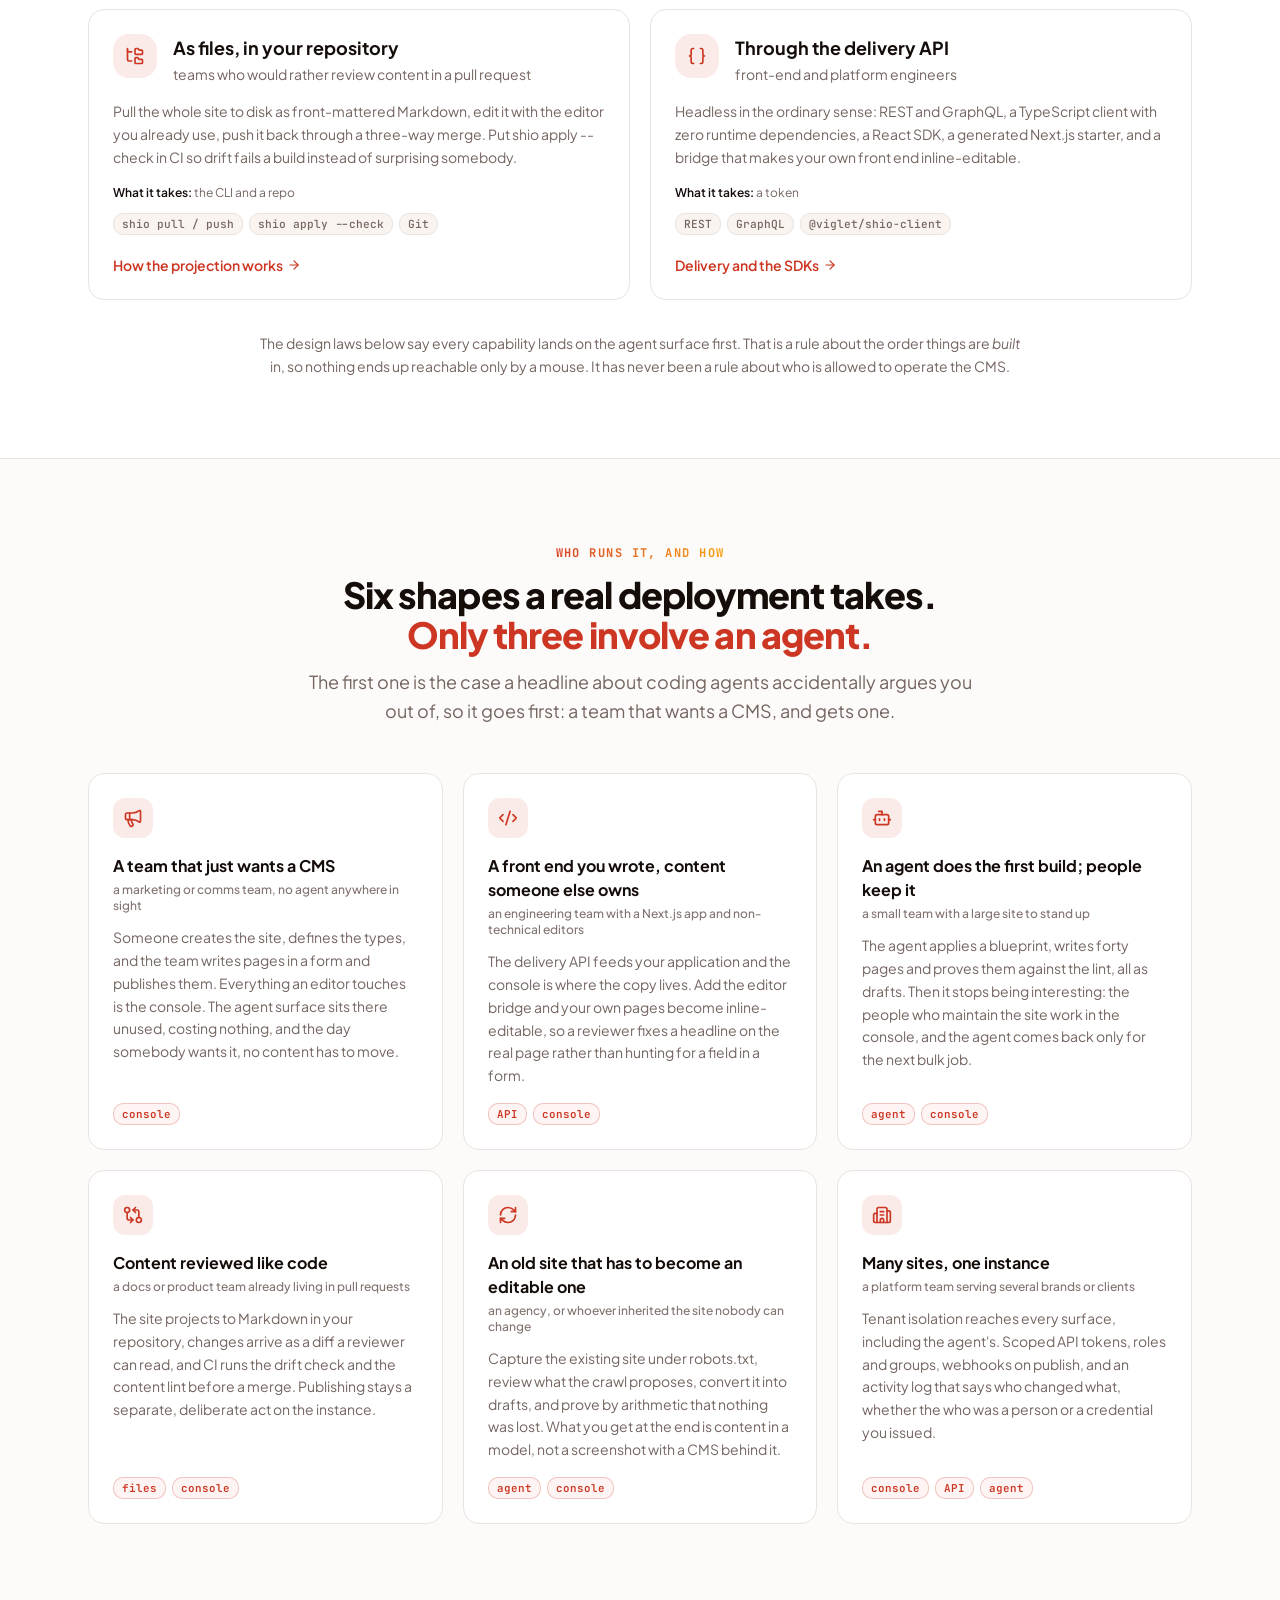
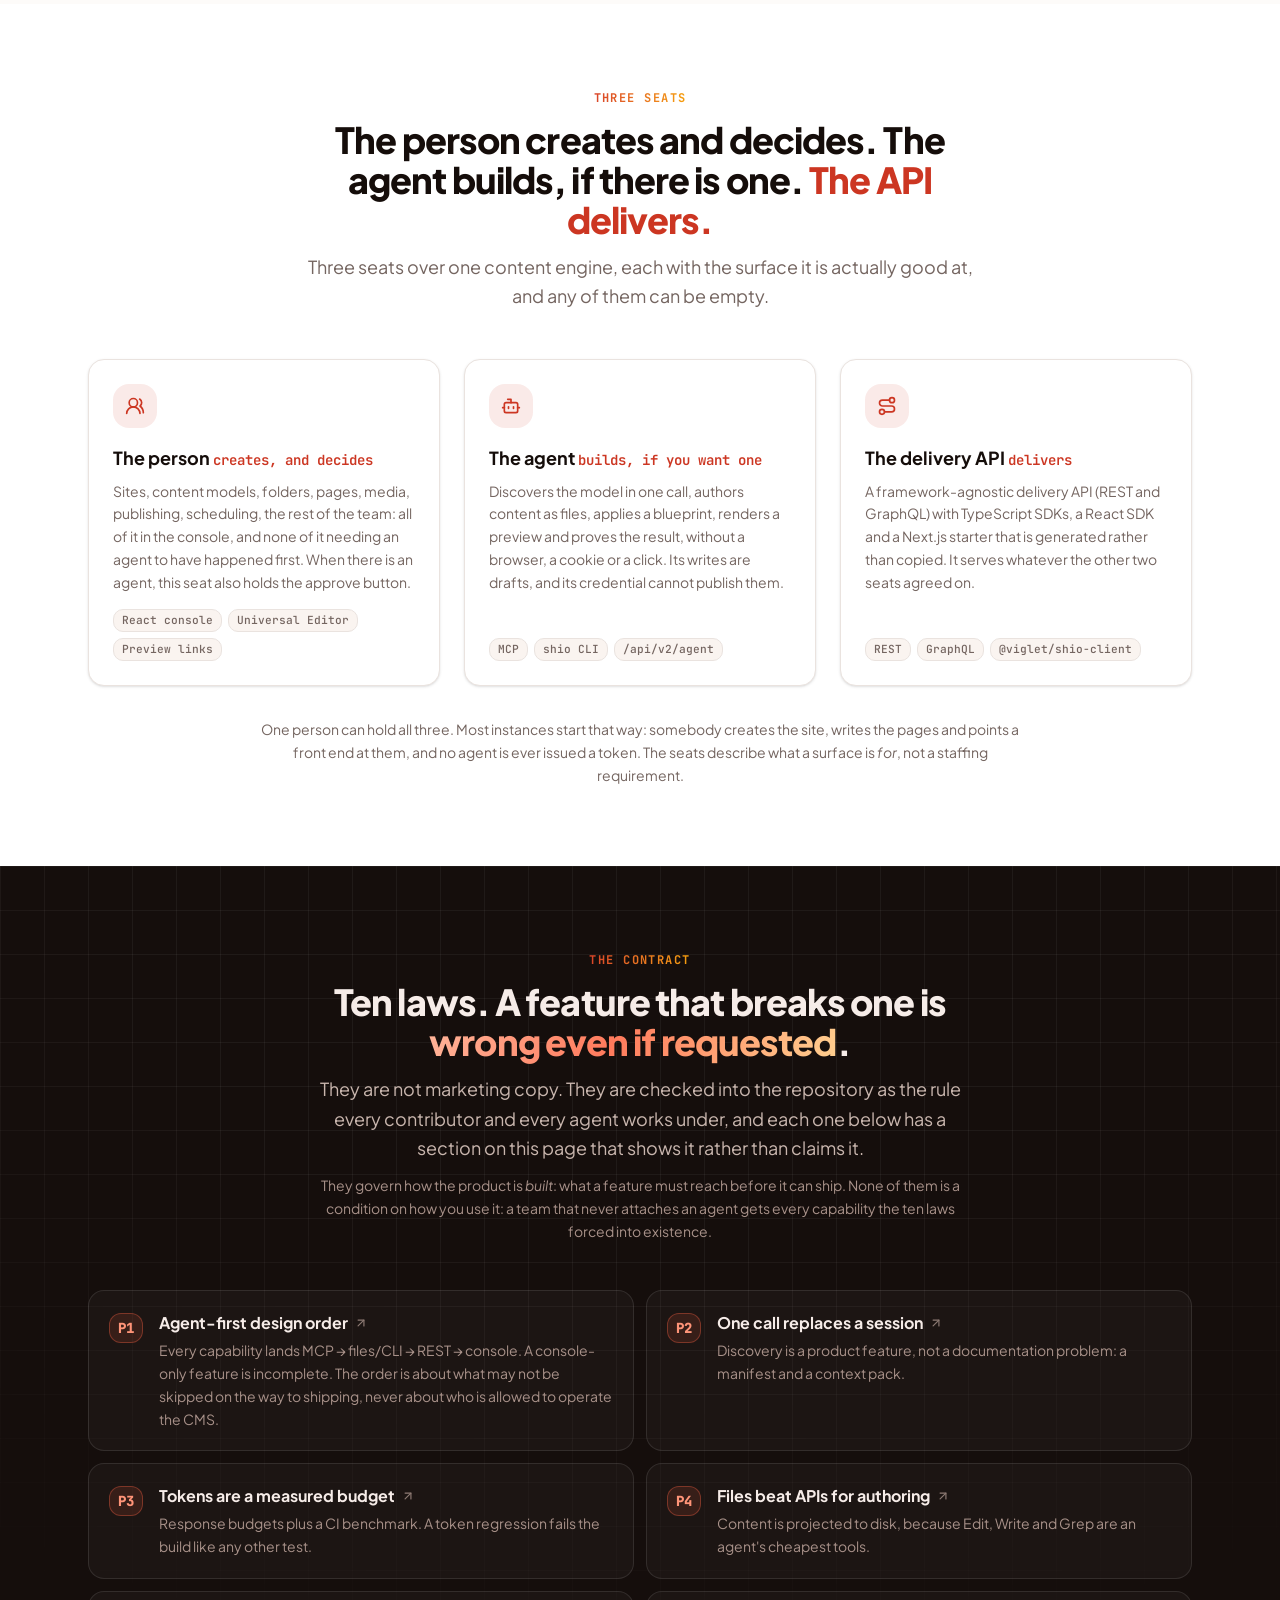
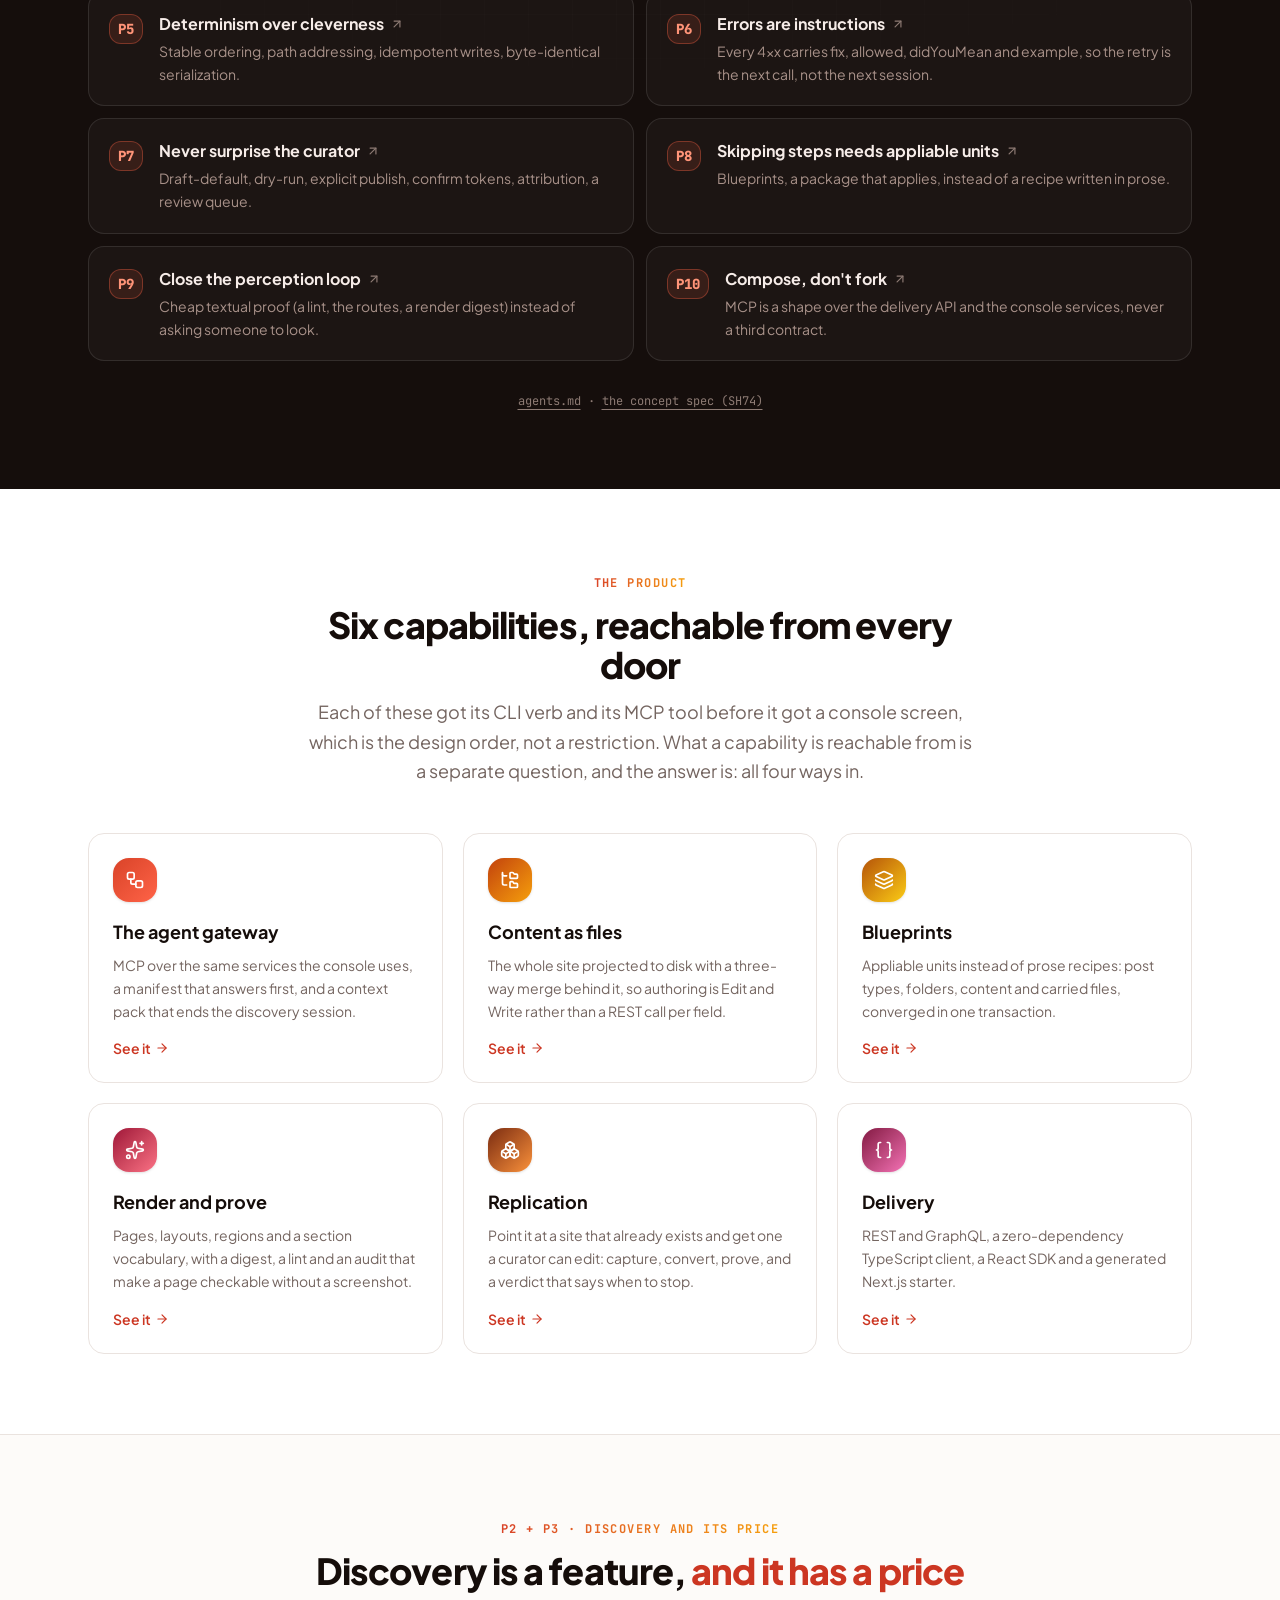
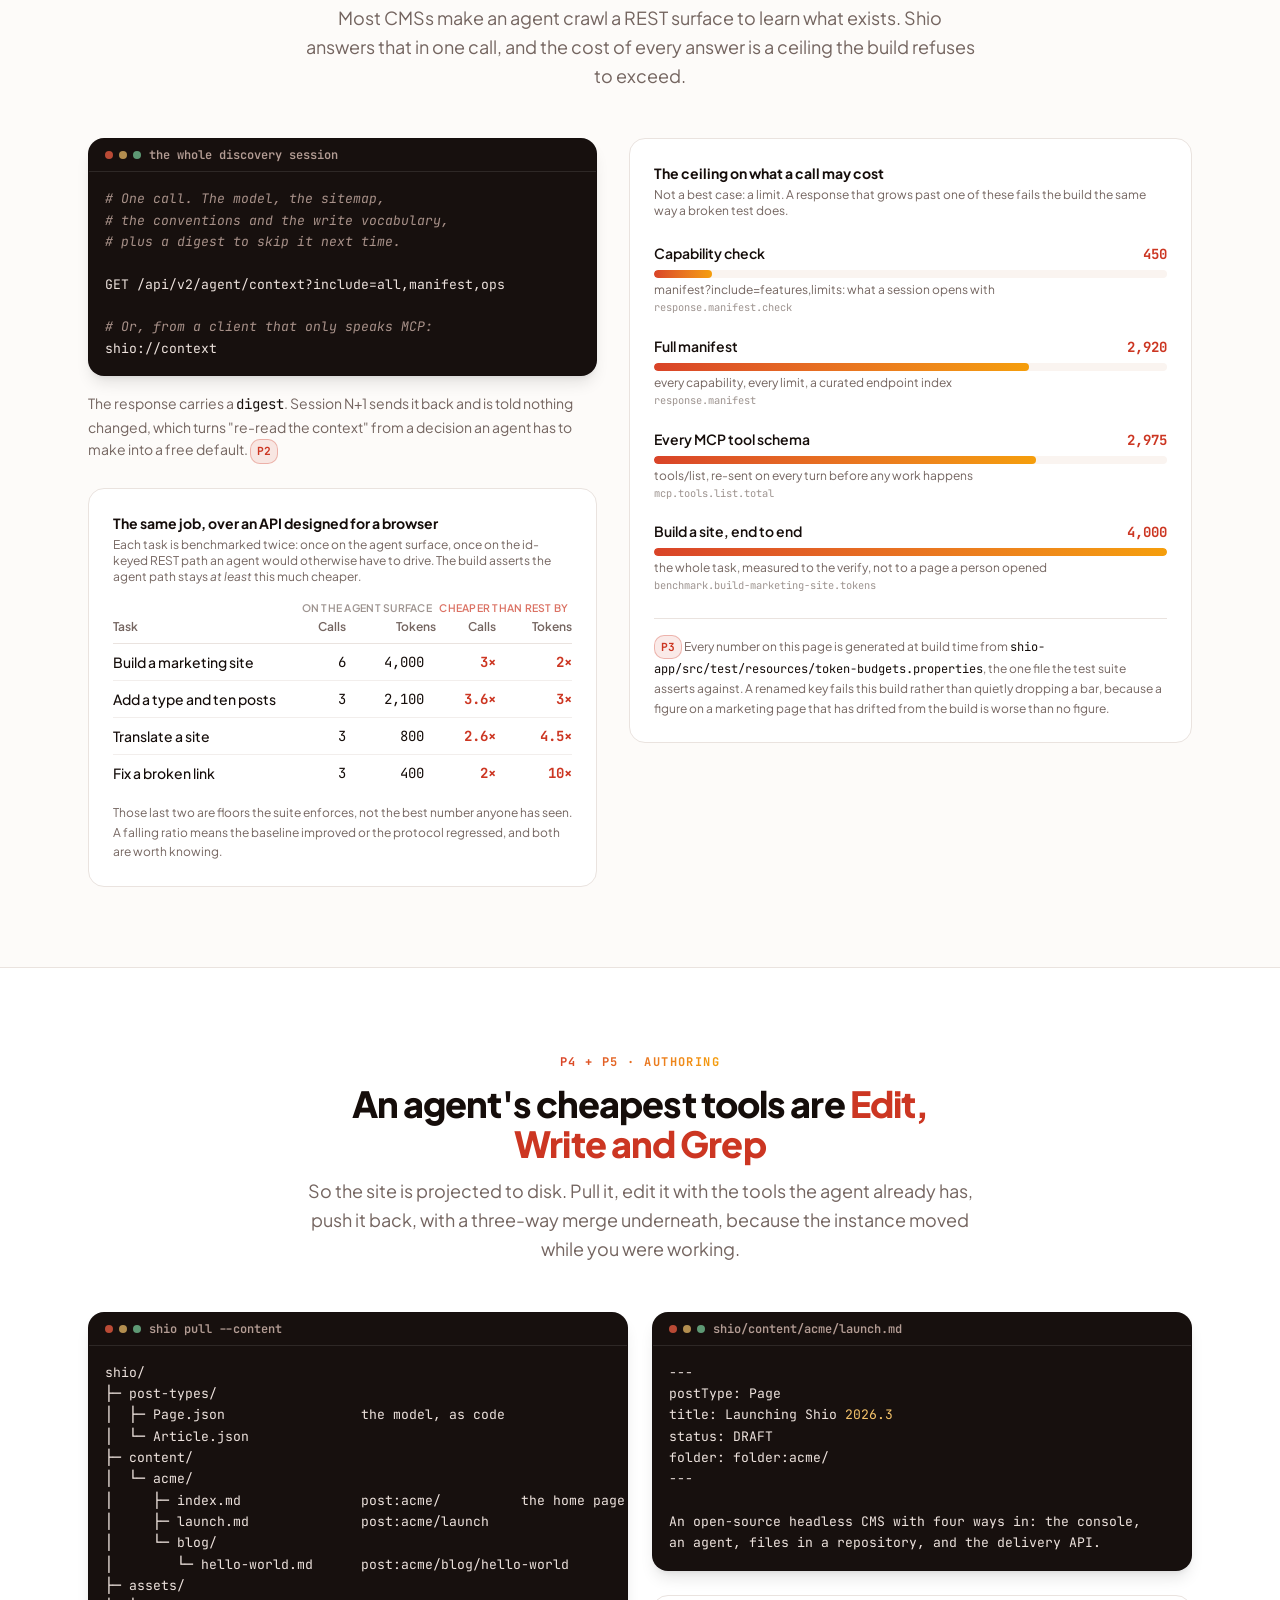
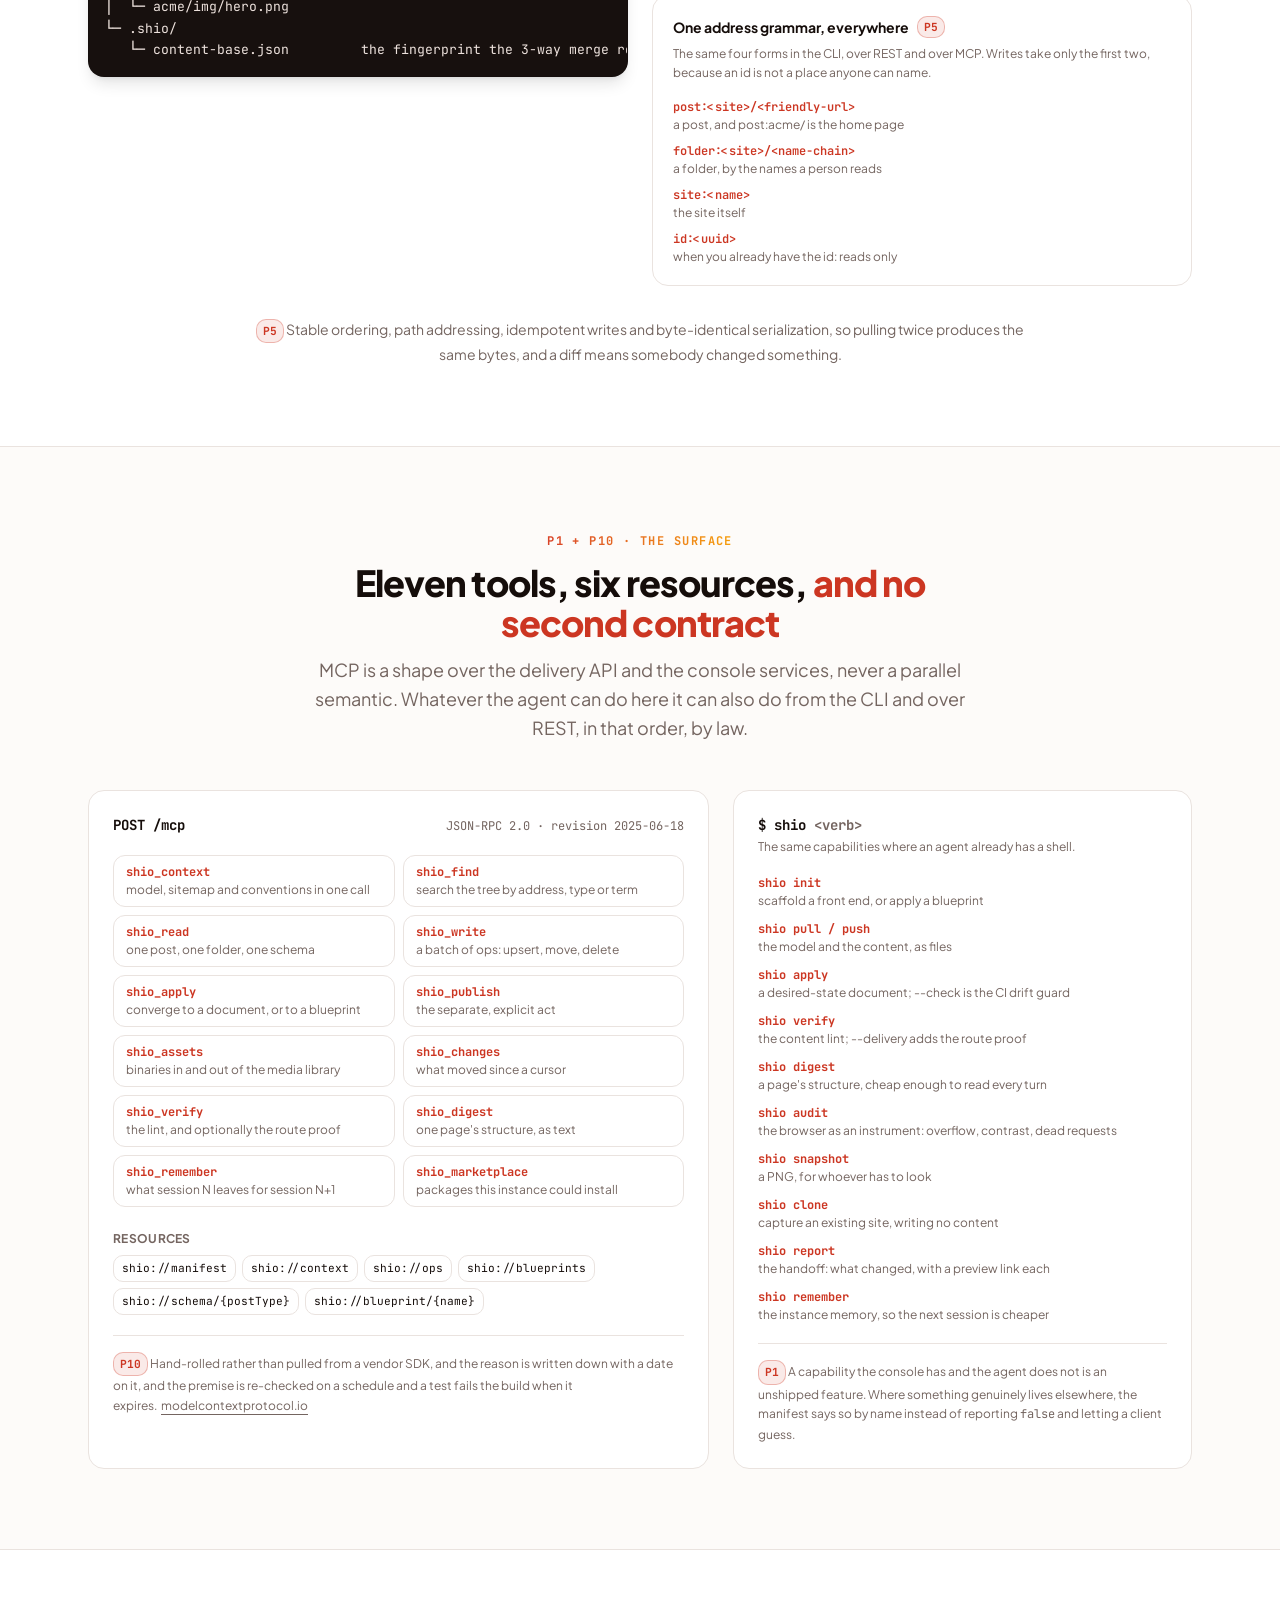
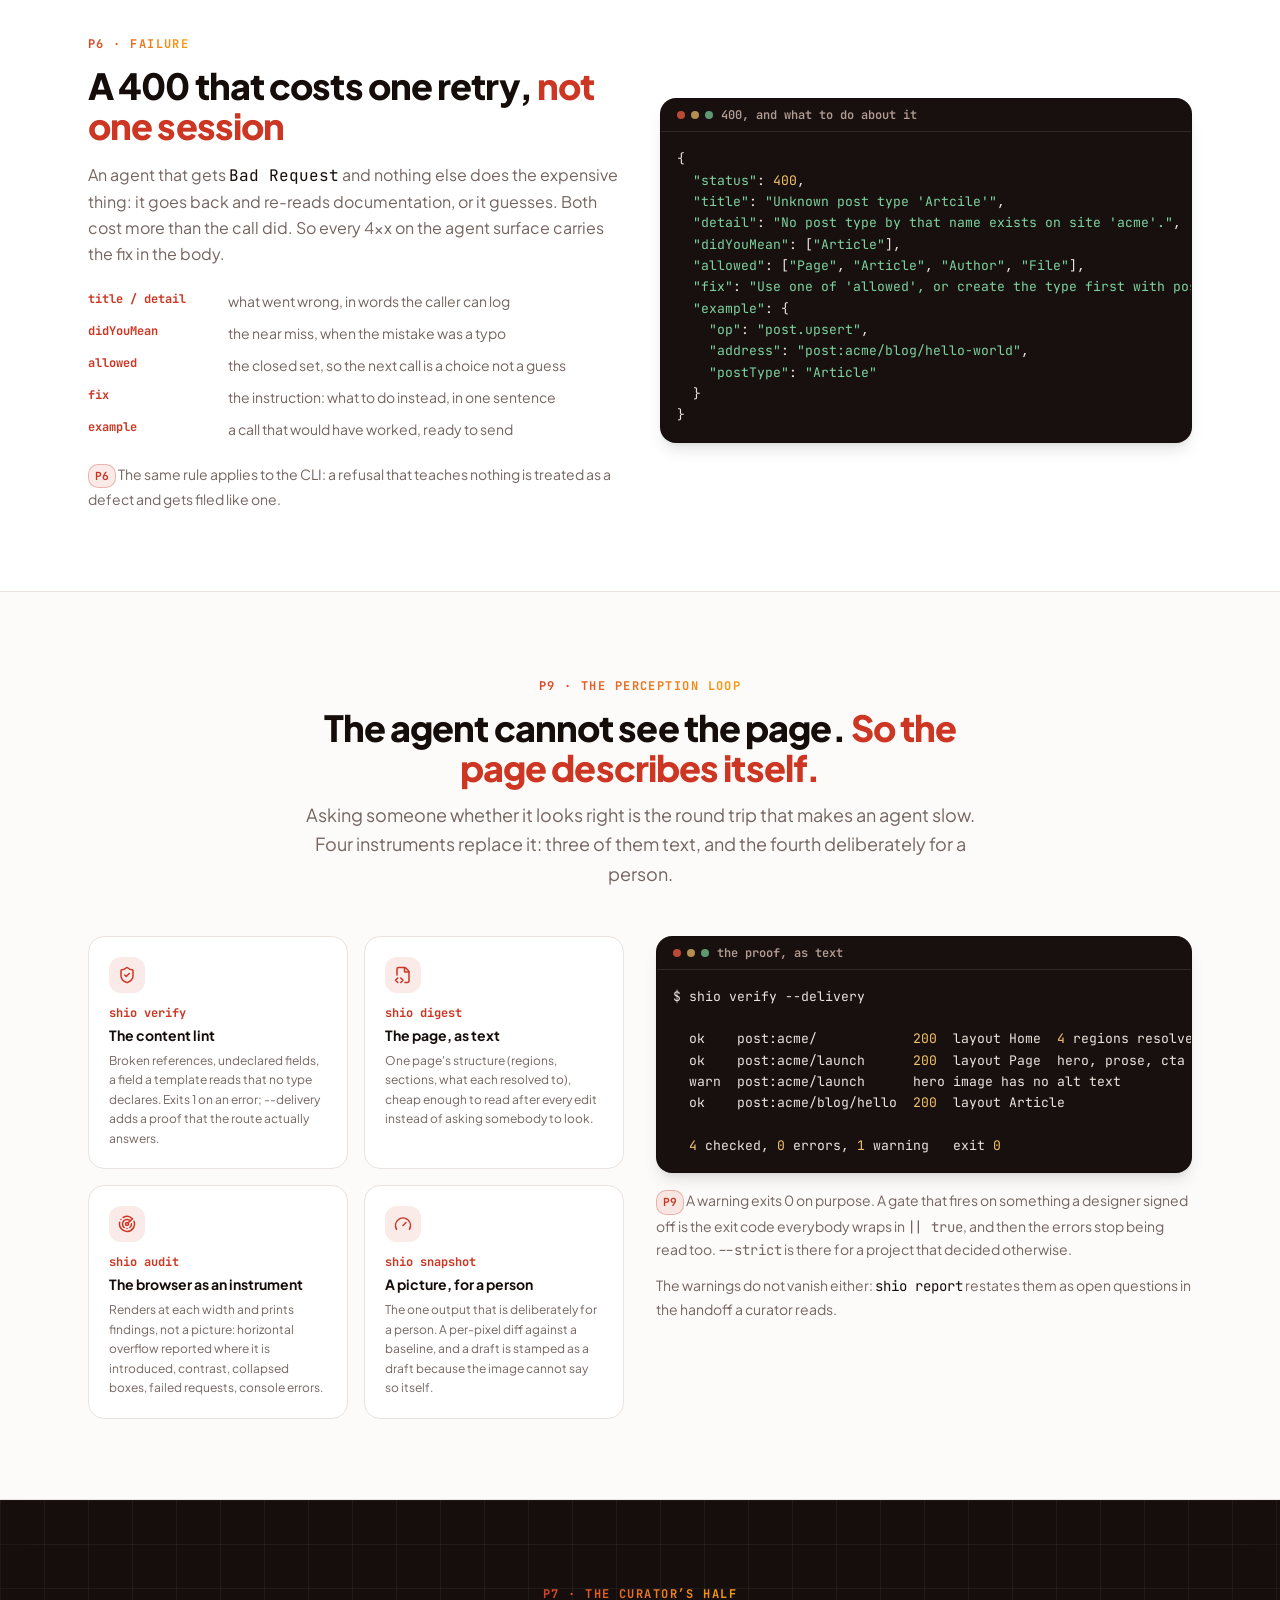
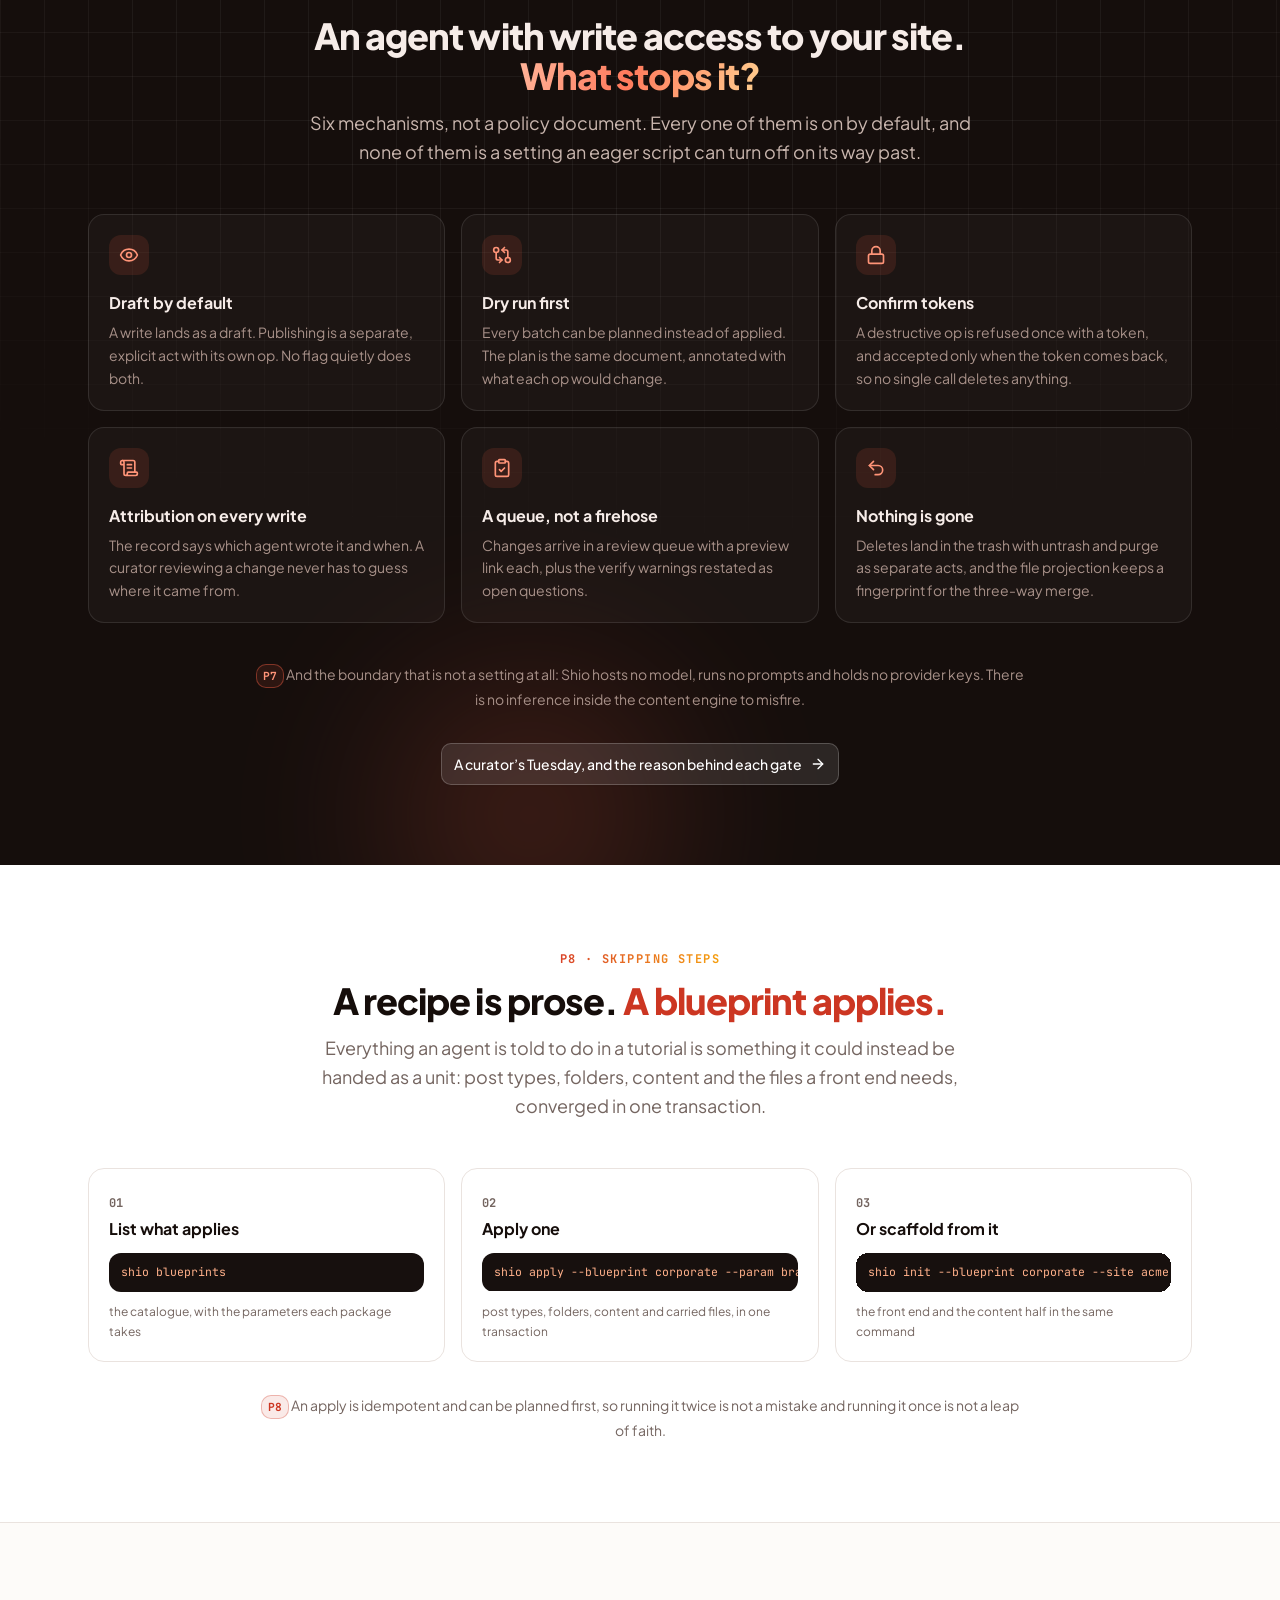
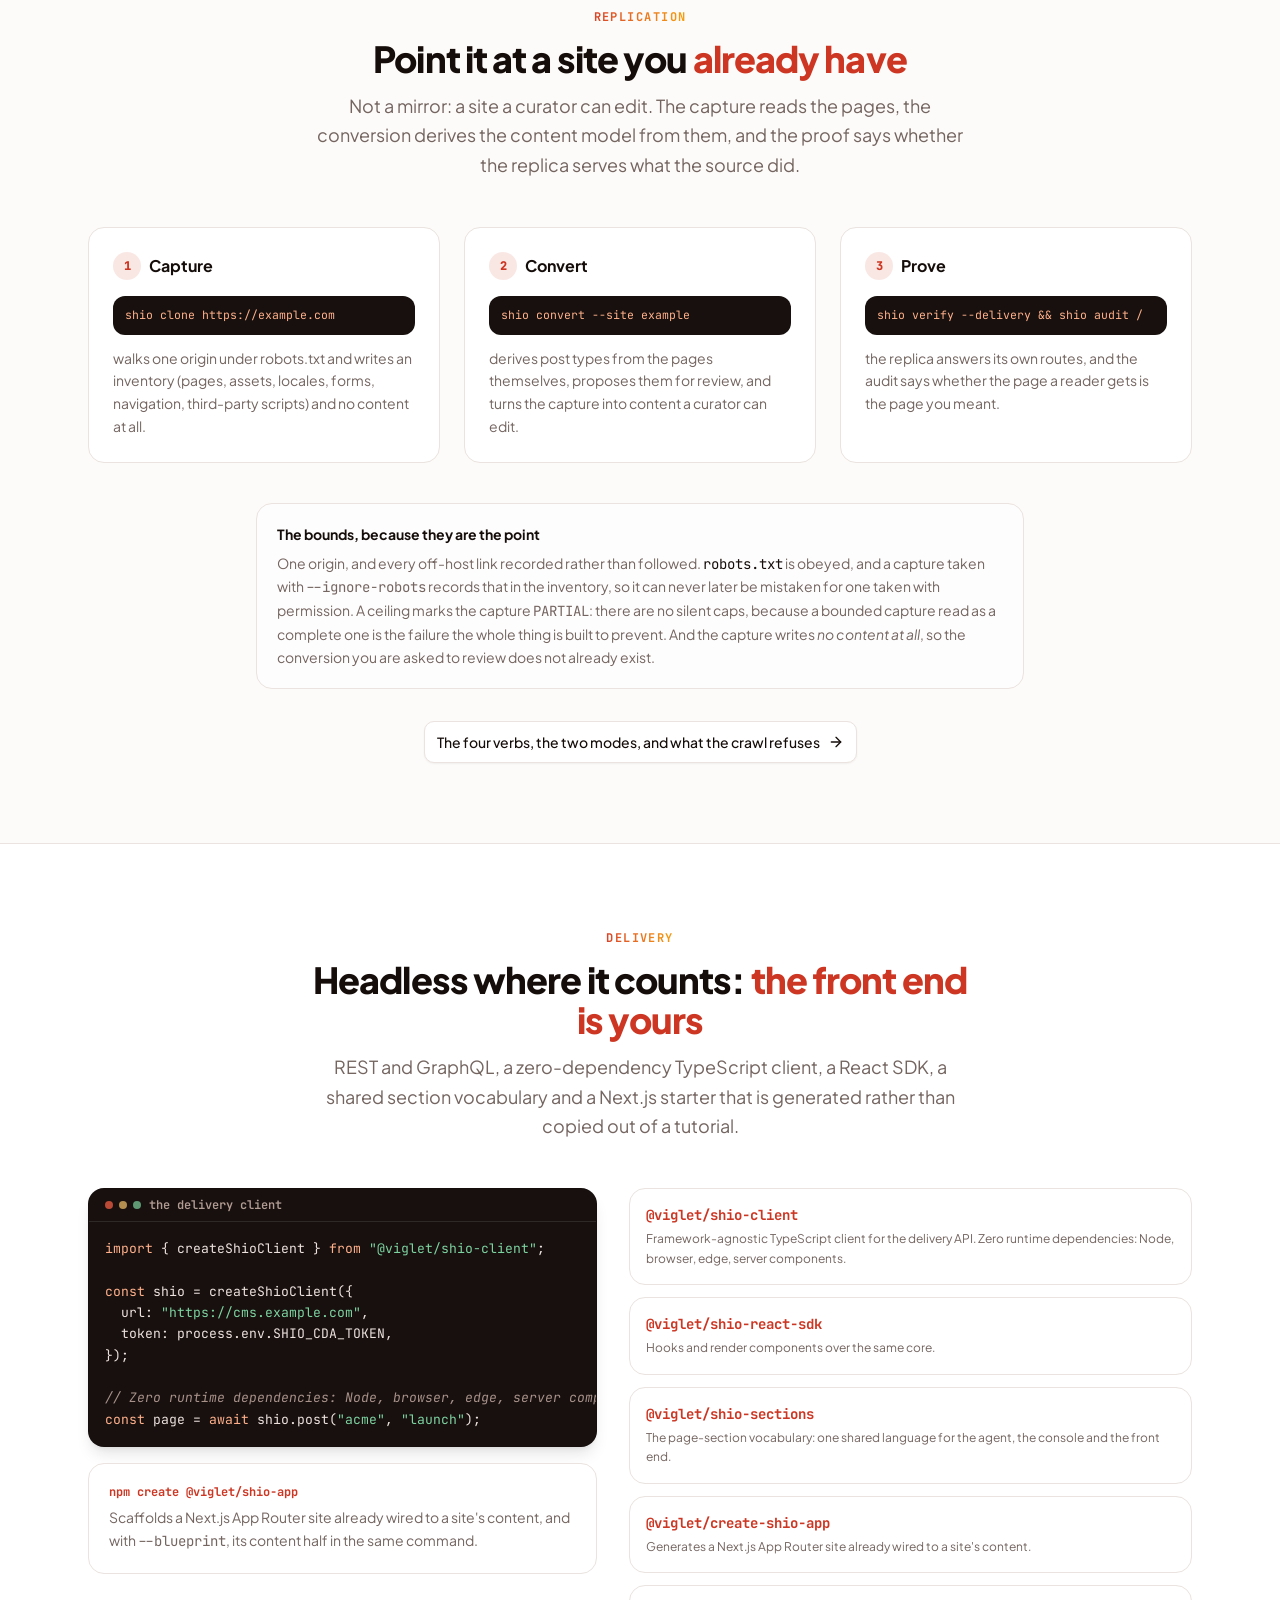
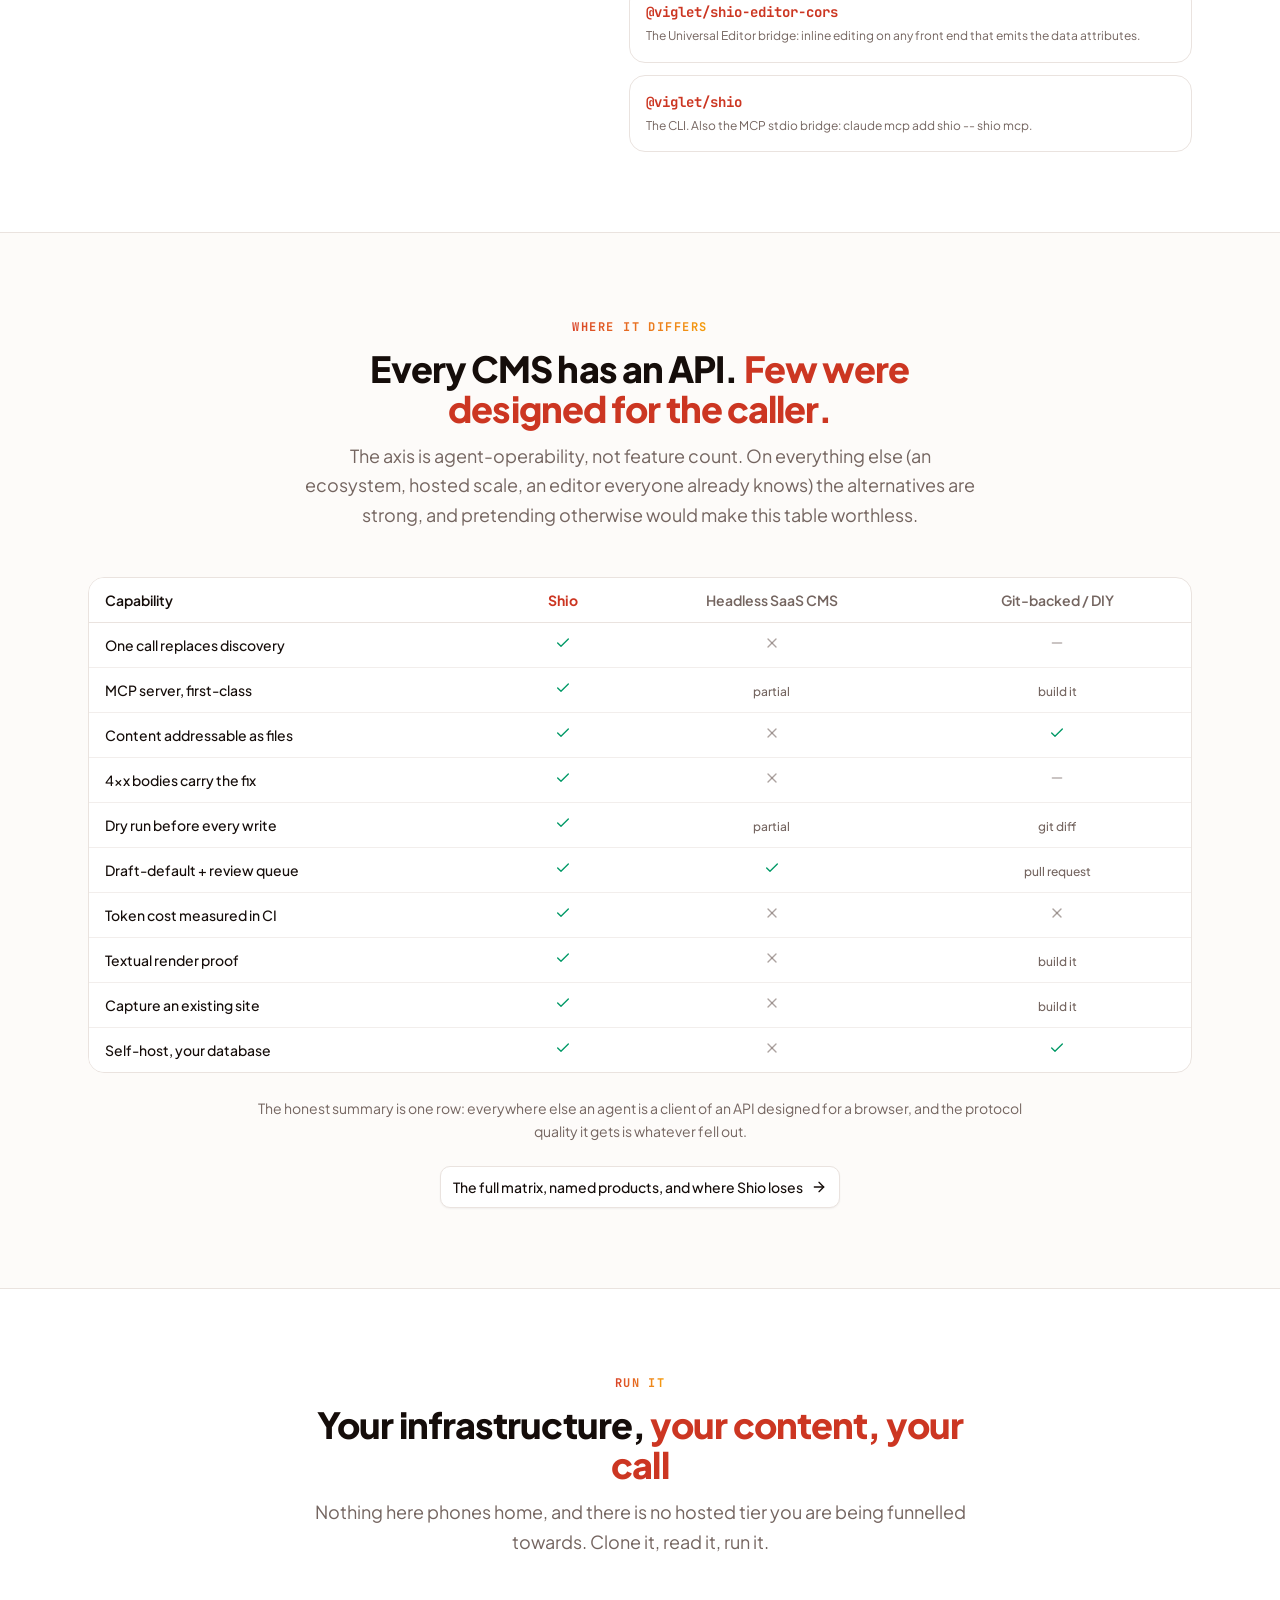
<file: compare/index.html>
<!doctype html>
<html lang="en">
  <head>
    <meta charset="UTF-8" />
    <meta name="viewport" content="width=device-width, initial-scale=1.0" />
    <title>Shio vs Contentful, Sanity, Strapi and WordPress | Viglet Shio</title>
    <meta name="description" content="An honest comparison on the axis where headless CMSs actually differ: agent-operability. Eighteen checkable questions grouped by the design law each comes from, plus what Contentful, Sanity, Strapi and WordPress are genuinely better at and when to pick them instead." />
    <meta name="theme-color" content="#FF6347" />
    <meta property="og:title" content="Shio vs Contentful, Sanity, Strapi and WordPress | Viglet Shio" />
    <meta property="og:description" content="A complete CMS, agent-ready and not agent-only. Console, agent, files or API: four ways in, one content engine. Open source and self-hosted." />
    <meta property="og:type" content="website" />
    <meta property="og:url" content="https://shio.viglet.org/compare/" />
    <meta property="og:image" content="https://shio.viglet.org/og.png" />
    <meta property="og:image:width" content="1200" />
    <meta property="og:image:height" content="630" />
    <link rel="canonical" href="https://shio.viglet.org/compare/" />
    <meta name="twitter:card" content="summary_large_image" />
    <meta name="twitter:image" content="https://shio.viglet.org/og.png" />
    <!-- anti-FOUC: apply the stored theme class before first paint (the prerendered HTML paints before the bundle) -->
    <script>
      (function () {
        try {
          var t = localStorage.getItem("shio-site-theme") || "system";
          var dark =
            t === "dark" ||
            (t === "system" &&
              globalThis.matchMedia("(prefers-color-scheme: dark)").matches);
          document.documentElement.classList.toggle("dark", dark);
        } catch (e) {
          /* storage blocked: fall back to the default (light) theme */
        }
      })();
    </script>
    <link rel="icon" type="image/svg+xml" href="/favicon.svg" />
    <link rel="preconnect" href="https://fonts.googleapis.com" />
    <link rel="preconnect" href="https://fonts.gstatic.com" crossorigin />
    <link
      href="https://fonts.googleapis.com/css2?family=Plus+Jakarta+Sans:ital,wght@0,400;0,500;0,600;0,700;0,800;1,400&family=JetBrains+Mono:wght@400;500;700&display=swap"
      rel="stylesheet"
    />
    <!-- Google Analytics: page views, counted in the Viglet property beside viglet.org -->
    <script async src="https://www.googletagmanager.com/gtag/js?id=G-SMSL7R3897"></script>
    <script>
      window.dataLayer = window.dataLayer || [];
      function gtag() {
        dataLayer.push(arguments);
      }
      gtag("js", new Date());
      gtag("config", "G-SMSL7R3897");
    </script>
    <script type="module" crossorigin src="/assets/index-T42SRaM4.js"></script>
    <link rel="stylesheet" crossorigin href="/assets/index-Dx7gC5NM.css">
  </head>
  <body>
    <div id="root"><div class="flex min-h-screen flex-col"><header class="sticky top-0 z-50 backdrop-blur-md transition-colors border-b border-transparent bg-background/60"><div class="mx-auto w-full max-w-6xl px-6 flex h-16 items-center gap-4"><div class="flex shrink-0 items-center gap-2.5"><a href="/" class="text-base" aria-label="Viglet Shio home"><span class="items-center gap-2 font-extrabold hidden sm:inline-flex"><div aria-label="Sh" style="display:inline-flex;align-items:center;justify-content:flex-start;width:32px;height:32px;flex-shrink:0;background-color:#FF6347;color:#FFDEAD;padding-left:4px;border-radius:6px;border-width:1px;border-style:solid;border-color:#FFDEAD;box-shadow:0 0px 1px rgba(0,0,0,0.22), 0 1px 2px rgba(0,0,0,0.19);box-sizing:border-box;overflow:hidden;user-select:none"><span style="font-size:15px;font-weight:900;line-height:1;margin-top:8px">Sh</span></div><span>Viglet Shio</span></span><span class="inline-flex items-center gap-2 font-extrabold sm:hidden"><div aria-label="Sh" style="display:inline-flex;align-items:center;justify-content:flex-start;width:32px;height:32px;flex-shrink:0;background-color:#FF6347;color:#FFDEAD;padding-left:4px;border-radius:6px;border-width:1px;border-style:solid;border-color:#FFDEAD;box-shadow:0 0px 1px rgba(0,0,0,0.22), 0 1px 2px rgba(0,0,0,0.19);box-sizing:border-box;overflow:hidden;user-select:none"><span style="font-size:15px;font-weight:900;line-height:1;margin-top:8px">Sh</span></div></span></a><a href="https://www.viglet.org" class="hidden items-center gap-1 rounded-full border border-border/60 px-2 py-0.5 text-[11px] font-semibold whitespace-nowrap text-muted-foreground transition-colors hover:border-border hover:text-foreground sm:inline-flex">part of viglet.org<svg xmlns="http://www.w3.org/2000/svg" width="24" height="24" viewBox="0 0 24 24" fill="none" stroke="currentColor" stroke-width="2" stroke-linecap="round" stroke-linejoin="round" class="lucide lucide-arrow-up-right size-3" aria-hidden="true"><path d="M7 7h10v10"></path><path d="M7 17 17 7"></path></svg></a></div><nav class="ml-4 hidden items-center gap-5 lg:flex xl:ml-6 xl:gap-6"><a href="https://docs.viglet.org/shio/" class="text-sm font-semibold whitespace-nowrap text-muted-foreground transition-colors hover:text-foreground">Docs</a><a href="/claude-code/" class="inline-flex items-center gap-1.5 rounded-full border border-primary/30 bg-primary/10 px-3 py-1 font-mono text-sm font-bold whitespace-nowrap text-primary transition-colors hover:border-primary/50 hover:bg-primary/15"><svg xmlns="http://www.w3.org/2000/svg" width="24" height="24" viewBox="0 0 24 24" fill="none" stroke="currentColor" stroke-width="2" stroke-linecap="round" stroke-linejoin="round" class="lucide lucide-terminal size-3.5" aria-hidden="true"><path d="M12 19h8"></path><path d="m4 17 6-6-6-6"></path></svg>Claude Code plugin</a><button type="button" id="radix-_R_f5_" aria-haspopup="menu" aria-expanded="false" data-state="closed" class="group flex items-center gap-1 text-sm font-semibold whitespace-nowrap text-muted-foreground outline-hidden transition-colors hover:text-foreground data-[state=open]:text-foreground">Ways to use it<svg xmlns="http://www.w3.org/2000/svg" width="24" height="24" viewBox="0 0 24 24" fill="none" stroke="currentColor" stroke-width="2" stroke-linecap="round" stroke-linejoin="round" class="lucide lucide-chevron-down size-3.5 transition-transform group-data-[state=open]:rotate-180" aria-hidden="true"><path d="m6 9 6 6 6-6"></path></svg></button><button type="button" id="radix-_R_n5_" aria-haspopup="menu" aria-expanded="false" data-state="closed" class="group flex items-center gap-1 text-sm font-semibold whitespace-nowrap text-muted-foreground outline-hidden transition-colors hover:text-foreground data-[state=open]:text-foreground">The product<svg xmlns="http://www.w3.org/2000/svg" width="24" height="24" viewBox="0 0 24 24" fill="none" stroke="currentColor" stroke-width="2" stroke-linecap="round" stroke-linejoin="round" class="lucide lucide-chevron-down size-3.5 transition-transform group-data-[state=open]:rotate-180" aria-hidden="true"><path d="m6 9 6 6 6-6"></path></svg></button><button type="button" id="radix-_R_v5_" aria-haspopup="menu" aria-expanded="false" data-state="closed" class="group flex items-center gap-1 text-sm font-semibold whitespace-nowrap text-muted-foreground outline-hidden transition-colors hover:text-foreground data-[state=open]:text-foreground">Decide<svg xmlns="http://www.w3.org/2000/svg" width="24" height="24" viewBox="0 0 24 24" fill="none" stroke="currentColor" stroke-width="2" stroke-linecap="round" stroke-linejoin="round" class="lucide lucide-chevron-down size-3.5 transition-transform group-data-[state=open]:rotate-180" aria-hidden="true"><path d="m6 9 6 6 6-6"></path></svg></button></nav><div class="ml-auto flex items-center gap-2"><a href="https://docs.viglet.org/shio/" data-slot="button" class="inline-flex items-center justify-center whitespace-nowrap text-sm font-medium transition-all disabled:pointer-events-none disabled:opacity-50 [&amp;_svg]:pointer-events-none [&amp;_svg:not([class*=&#x27;size-&#x27;])]:size-4 shrink-0 [&amp;_svg]:shrink-0 outline-none focus-visible:border-ring focus-visible:ring-ring/50 focus-visible:ring-[3px] aria-invalid:ring-destructive/20 dark:aria-invalid:ring-destructive/40 aria-invalid:border-destructive bg-primary text-primary-foreground shadow-xs hover:bg-primary/90 h-8 rounded-md gap-1.5 px-3 has-[&gt;svg]:px-2.5">Get started<svg xmlns="http://www.w3.org/2000/svg" width="24" height="24" viewBox="0 0 24 24" fill="none" stroke="currentColor" stroke-width="2" stroke-linecap="round" stroke-linejoin="round" class="lucide lucide-arrow-right size-4" aria-hidden="true"><path d="M5 12h14"></path><path d="m12 5 7 7-7 7"></path></svg></a><button data-slot="button" class="inline-flex items-center justify-center gap-2 whitespace-nowrap rounded-md text-sm font-medium transition-all disabled:pointer-events-none disabled:opacity-50 [&amp;_svg]:pointer-events-none [&amp;_svg:not([class*=&#x27;size-&#x27;])]:size-4 shrink-0 [&amp;_svg]:shrink-0 outline-none focus-visible:border-ring focus-visible:ring-ring/50 focus-visible:ring-[3px] aria-invalid:ring-destructive/20 dark:aria-invalid:ring-destructive/40 aria-invalid:border-destructive border bg-background shadow-xs hover:bg-accent hover:text-accent-foreground dark:bg-input/30 dark:border-input dark:hover:bg-input/50 size-9" type="button" id="radix-_R_5l_" aria-haspopup="menu" aria-expanded="false" data-state="closed"><svg xmlns="http://www.w3.org/2000/svg" width="24" height="24" viewBox="0 0 24 24" fill="none" stroke="currentColor" stroke-width="2" stroke-linecap="round" stroke-linejoin="round" class="lucide lucide-sun h-[1.2rem] w-[1.2rem] scale-100 rotate-0 transition-all dark:scale-0 dark:-rotate-90" aria-hidden="true"><circle cx="12" cy="12" r="4"></circle><path d="M12 2v2"></path><path d="M12 20v2"></path><path d="m4.93 4.93 1.41 1.41"></path><path d="m17.66 17.66 1.41 1.41"></path><path d="M2 12h2"></path><path d="M20 12h2"></path><path d="m6.34 17.66-1.41 1.41"></path><path d="m19.07 4.93-1.41 1.41"></path></svg><svg xmlns="http://www.w3.org/2000/svg" width="24" height="24" viewBox="0 0 24 24" fill="none" stroke="currentColor" stroke-width="2" stroke-linecap="round" stroke-linejoin="round" class="lucide lucide-moon absolute h-[1.2rem] w-[1.2rem] scale-0 rotate-90 transition-all dark:scale-100 dark:rotate-0" aria-hidden="true"><path d="M20.985 12.486a9 9 0 1 1-9.473-9.472c.405-.022.617.46.402.803a6 6 0 0 0 8.268 8.268c.344-.215.825-.004.803.401"></path></svg><span class="sr-only">Toggle theme</span></button><button type="button" aria-label="Open menu" aria-expanded="false" class="flex size-9 items-center justify-center rounded-lg text-muted-foreground transition-colors hover:bg-muted hover:text-foreground lg:hidden"><svg xmlns="http://www.w3.org/2000/svg" width="24" height="24" viewBox="0 0 24 24" fill="none" stroke="currentColor" stroke-width="2" stroke-linecap="round" stroke-linejoin="round" class="lucide lucide-menu size-5" aria-hidden="true"><path d="M4 5h16"></path><path d="M4 12h16"></path><path d="M4 19h16"></path></svg></button></div></div></header><main class="flex-1"><section id="top" class="relative isolate overflow-hidden bg-[#150e0c] py-16 text-[#f6ece8] sm:py-20"><div class="grid-bg pointer-events-none absolute inset-0 -z-10"></div><div class="animate-orb-a pointer-events-none absolute -top-40 left-1/3 -z-10 h-[420px] w-[420px] rounded-full bg-[radial-gradient(circle,#ff6347,transparent_70%)] opacity-40 blur-[70px]"></div><div class="mx-auto w-full px-6 max-w-3xl"><span class="inline-block bg-gradient-to-r from-[#d94328] to-[#f59e0b] bg-clip-text font-mono text-xs font-bold tracking-[0.12em] text-transparent uppercase">Compare</span><h1 class="mt-3 text-3xl font-extrabold leading-[1.1] tracking-tight sm:text-4xl lg:text-5xl">Every CMS has an API.<!-- --> <span class="text-gradient">Few were designed for the caller.</span></h1><p class="mt-5 text-lg leading-relaxed text-[#c9b6ae]">Comparing content types and delivery APIs produces a tie, because everyone has those. The axis where the products actually differ is agent-operability, and every row below is a question with an answer you can test rather than a feature you can be told about.</p><div class="mt-7"><div class="flex flex-wrap gap-3"><a href="#matrix" data-slot="button" class="inline-flex items-center justify-center gap-2 whitespace-nowrap text-sm font-medium transition-all disabled:pointer-events-none disabled:opacity-50 [&amp;_svg]:pointer-events-none [&amp;_svg:not([class*=&#x27;size-&#x27;])]:size-4 shrink-0 [&amp;_svg]:shrink-0 outline-none focus-visible:border-ring focus-visible:ring-ring/50 focus-visible:ring-[3px] aria-invalid:ring-destructive/20 dark:aria-invalid:ring-destructive/40 aria-invalid:border-destructive bg-primary text-primary-foreground shadow-xs hover:bg-primary/90 h-10 rounded-md px-6 has-[&gt;svg]:px-4">The matrix <svg xmlns="http://www.w3.org/2000/svg" width="24" height="24" viewBox="0 0 24 24" fill="none" stroke="currentColor" stroke-width="2" stroke-linecap="round" stroke-linejoin="round" class="lucide lucide-arrow-right size-4" aria-hidden="true"><path d="M5 12h14"></path><path d="m12 5 7 7-7 7"></path></svg></a><a href="#wins" data-slot="button" class="inline-flex items-center justify-center gap-2 whitespace-nowrap text-sm font-medium transition-all disabled:pointer-events-none disabled:opacity-50 [&amp;_svg]:pointer-events-none [&amp;_svg:not([class*=&#x27;size-&#x27;])]:size-4 shrink-0 [&amp;_svg]:shrink-0 outline-none focus-visible:border-ring focus-visible:ring-ring/50 focus-visible:ring-[3px] aria-invalid:ring-destructive/20 dark:aria-invalid:ring-destructive/40 aria-invalid:border-destructive border shadow-xs dark:border-input dark:hover:bg-input/50 h-10 rounded-md px-6 has-[&gt;svg]:px-4 border-white/20 bg-white/10 text-white hover:bg-white/20 hover:text-white dark:bg-white/10">Where Shio loses</a></div></div></div></section><section id="matrix" class="py-20"><div class="mx-auto w-full max-w-6xl px-6"><div class="mx-auto mb-12 max-w-2xl text-center"><span class="inline-block bg-gradient-to-r from-[#d94328] to-[#f59e0b] bg-clip-text font-mono text-xs font-bold tracking-[0.12em] text-transparent uppercase">The matrix</span><h2 class="mt-3 text-3xl font-extrabold tracking-tight sm:text-4xl">Ten laws, turned into<!-- --> <span class="text-primary">eighteen questions</span></h2><p class="mt-3 text-base leading-relaxed text-muted-foreground sm:text-lg">Grouped by the law each one comes from, so what you are looking at reads as one design position applied repeatedly rather than as a feature list that happens to be long.</p></div><div class="relative overflow-hidden"><div class="overflow-x-auto rounded-xl border border-border bg-card"><table class="w-full min-w-[52rem] border-collapse text-sm"><thead><tr class="border-b border-border"><th class="sticky left-0 z-10 bg-card px-4 py-3 text-left font-semibold">Capability</th><th class="px-3 py-3 text-center font-semibold bg-primary/5 text-primary">Shio</th><th class="px-3 py-3 text-center font-semibold text-muted-foreground">Contentful</th><th class="px-3 py-3 text-center font-semibold text-muted-foreground">Sanity</th><th class="px-3 py-3 text-center font-semibold text-muted-foreground">Strapi</th><th class="px-3 py-3 text-center font-semibold text-muted-foreground">WordPress</th></tr></thead><tbody><tr class="border-b border-border bg-muted/50"><th colSpan="6" class="px-4 py-2.5 text-left"><span class="flex items-center gap-2 text-xs font-bold tracking-wide uppercase"><span class="inline-flex items-center rounded-md border px-1.5 py-0.5 font-mono text-[0.7rem] font-bold border-primary/30 bg-primary/10 text-primary">P2</span>Discovery: what does the agent&#x27;s first call cost?</span></th></tr><tr class="border-b border-border/60"><td class="sticky left-0 z-10 bg-card px-4 py-3 font-medium">One call returns the model, the sitemap and the conventions</td><td class="px-3 py-3 text-center bg-primary/5"><span class="inline-flex items-center text-primary"><svg xmlns="http://www.w3.org/2000/svg" width="24" height="24" viewBox="0 0 24 24" fill="none" stroke="currentColor" stroke-width="2" stroke-linecap="round" stroke-linejoin="round" class="lucide lucide-check size-4" aria-hidden="true"><path d="M20 6 9 17l-5-5"></path></svg><span class="sr-only">yes</span></span></td><td class="px-3 py-3 text-center"><span class="text-[0.7rem] leading-tight font-medium text-muted-foreground">compose several</span></td><td class="px-3 py-3 text-center"><span class="text-[0.7rem] leading-tight font-medium text-muted-foreground">compose several</span></td><td class="px-3 py-3 text-center"><span class="text-[0.7rem] leading-tight font-medium text-muted-foreground">compose several</span></td><td class="px-3 py-3 text-center"><span class="text-[0.7rem] leading-tight font-medium text-muted-foreground">compose several</span></td></tr><tr class="border-b border-border/60"><td class="sticky left-0 z-10 bg-card px-4 py-3 font-medium">A machine-readable capability manifest, with unshipped ones reported false</td><td class="px-3 py-3 text-center bg-primary/5"><span class="inline-flex items-center text-primary"><svg xmlns="http://www.w3.org/2000/svg" width="24" height="24" viewBox="0 0 24 24" fill="none" stroke="currentColor" stroke-width="2" stroke-linecap="round" stroke-linejoin="round" class="lucide lucide-check size-4" aria-hidden="true"><path d="M20 6 9 17l-5-5"></path></svg><span class="sr-only">yes</span></span></td><td class="px-3 py-3 text-center"><span class="inline-flex items-center text-muted-foreground/50"><svg xmlns="http://www.w3.org/2000/svg" width="24" height="24" viewBox="0 0 24 24" fill="none" stroke="currentColor" stroke-width="2" stroke-linecap="round" stroke-linejoin="round" class="lucide lucide-x size-4" aria-hidden="true"><path d="M18 6 6 18"></path><path d="m6 6 12 12"></path></svg><span class="sr-only">no</span></span></td><td class="px-3 py-3 text-center"><span class="inline-flex items-center text-muted-foreground/50"><svg xmlns="http://www.w3.org/2000/svg" width="24" height="24" viewBox="0 0 24 24" fill="none" stroke="currentColor" stroke-width="2" stroke-linecap="round" stroke-linejoin="round" class="lucide lucide-x size-4" aria-hidden="true"><path d="M18 6 6 18"></path><path d="m6 6 12 12"></path></svg><span class="sr-only">no</span></span></td><td class="px-3 py-3 text-center"><span class="inline-flex items-center text-muted-foreground/50"><svg xmlns="http://www.w3.org/2000/svg" width="24" height="24" viewBox="0 0 24 24" fill="none" stroke="currentColor" stroke-width="2" stroke-linecap="round" stroke-linejoin="round" class="lucide lucide-x size-4" aria-hidden="true"><path d="M18 6 6 18"></path><path d="m6 6 12 12"></path></svg><span class="sr-only">no</span></span></td><td class="px-3 py-3 text-center"><span class="inline-flex items-center text-muted-foreground/50"><svg xmlns="http://www.w3.org/2000/svg" width="24" height="24" viewBox="0 0 24 24" fill="none" stroke="currentColor" stroke-width="2" stroke-linecap="round" stroke-linejoin="round" class="lucide lucide-x size-4" aria-hidden="true"><path d="M18 6 6 18"></path><path d="m6 6 12 12"></path></svg><span class="sr-only">no</span></span></td></tr><tr class="border-b border-border/60"><td class="sticky left-0 z-10 bg-card px-4 py-3 font-medium">A digest so a later session can skip re-reading it</td><td class="px-3 py-3 text-center bg-primary/5"><span class="inline-flex items-center text-primary"><svg xmlns="http://www.w3.org/2000/svg" width="24" height="24" viewBox="0 0 24 24" fill="none" stroke="currentColor" stroke-width="2" stroke-linecap="round" stroke-linejoin="round" class="lucide lucide-check size-4" aria-hidden="true"><path d="M20 6 9 17l-5-5"></path></svg><span class="sr-only">yes</span></span></td><td class="px-3 py-3 text-center"><span class="inline-flex items-center text-muted-foreground/50"><svg xmlns="http://www.w3.org/2000/svg" width="24" height="24" viewBox="0 0 24 24" fill="none" stroke="currentColor" stroke-width="2" stroke-linecap="round" stroke-linejoin="round" class="lucide lucide-x size-4" aria-hidden="true"><path d="M18 6 6 18"></path><path d="m6 6 12 12"></path></svg><span class="sr-only">no</span></span></td><td class="px-3 py-3 text-center"><span class="inline-flex items-center text-muted-foreground/50"><svg xmlns="http://www.w3.org/2000/svg" width="24" height="24" viewBox="0 0 24 24" fill="none" stroke="currentColor" stroke-width="2" stroke-linecap="round" stroke-linejoin="round" class="lucide lucide-x size-4" aria-hidden="true"><path d="M18 6 6 18"></path><path d="m6 6 12 12"></path></svg><span class="sr-only">no</span></span></td><td class="px-3 py-3 text-center"><span class="inline-flex items-center text-muted-foreground/50"><svg xmlns="http://www.w3.org/2000/svg" width="24" height="24" viewBox="0 0 24 24" fill="none" stroke="currentColor" stroke-width="2" stroke-linecap="round" stroke-linejoin="round" class="lucide lucide-x size-4" aria-hidden="true"><path d="M18 6 6 18"></path><path d="m6 6 12 12"></path></svg><span class="sr-only">no</span></span></td><td class="px-3 py-3 text-center"><span class="inline-flex items-center text-muted-foreground/50"><svg xmlns="http://www.w3.org/2000/svg" width="24" height="24" viewBox="0 0 24 24" fill="none" stroke="currentColor" stroke-width="2" stroke-linecap="round" stroke-linejoin="round" class="lucide lucide-x size-4" aria-hidden="true"><path d="M18 6 6 18"></path><path d="m6 6 12 12"></path></svg><span class="sr-only">no</span></span></td></tr><tr class="border-b border-border/60"><td class="sticky left-0 z-10 bg-card px-4 py-3 font-medium">The manifest routes an intent to the one call, instead of listing everything</td><td class="px-3 py-3 text-center bg-primary/5"><span class="inline-flex items-center text-primary"><svg xmlns="http://www.w3.org/2000/svg" width="24" height="24" viewBox="0 0 24 24" fill="none" stroke="currentColor" stroke-width="2" stroke-linecap="round" stroke-linejoin="round" class="lucide lucide-check size-4" aria-hidden="true"><path d="M20 6 9 17l-5-5"></path></svg><span class="sr-only">yes</span></span></td><td class="px-3 py-3 text-center"><span class="inline-flex items-center text-muted-foreground/50"><svg xmlns="http://www.w3.org/2000/svg" width="24" height="24" viewBox="0 0 24 24" fill="none" stroke="currentColor" stroke-width="2" stroke-linecap="round" stroke-linejoin="round" class="lucide lucide-x size-4" aria-hidden="true"><path d="M18 6 6 18"></path><path d="m6 6 12 12"></path></svg><span class="sr-only">no</span></span></td><td class="px-3 py-3 text-center"><span class="inline-flex items-center text-muted-foreground/50"><svg xmlns="http://www.w3.org/2000/svg" width="24" height="24" viewBox="0 0 24 24" fill="none" stroke="currentColor" stroke-width="2" stroke-linecap="round" stroke-linejoin="round" class="lucide lucide-x size-4" aria-hidden="true"><path d="M18 6 6 18"></path><path d="m6 6 12 12"></path></svg><span class="sr-only">no</span></span></td><td class="px-3 py-3 text-center"><span class="inline-flex items-center text-muted-foreground/50"><svg xmlns="http://www.w3.org/2000/svg" width="24" height="24" viewBox="0 0 24 24" fill="none" stroke="currentColor" stroke-width="2" stroke-linecap="round" stroke-linejoin="round" class="lucide lucide-x size-4" aria-hidden="true"><path d="M18 6 6 18"></path><path d="m6 6 12 12"></path></svg><span class="sr-only">no</span></span></td><td class="px-3 py-3 text-center"><span class="inline-flex items-center text-muted-foreground/50"><svg xmlns="http://www.w3.org/2000/svg" width="24" height="24" viewBox="0 0 24 24" fill="none" stroke="currentColor" stroke-width="2" stroke-linecap="round" stroke-linejoin="round" class="lucide lucide-x size-4" aria-hidden="true"><path d="M18 6 6 18"></path><path d="m6 6 12 12"></path></svg><span class="sr-only">no</span></span></td></tr><tr class="border-b border-border bg-muted/50"><th colSpan="6" class="px-4 py-2.5 text-left"><span class="flex items-center gap-2 text-xs font-bold tracking-wide uppercase"><span class="inline-flex items-center rounded-md border px-1.5 py-0.5 font-mono text-[0.7rem] font-bold border-primary/30 bg-primary/10 text-primary">P4</span>Authoring: can the agent use its cheapest tools?</span></th></tr><tr class="border-b border-border/60"><td class="sticky left-0 z-10 bg-card px-4 py-3 font-medium">The whole site projected to files, with a three-way merge back</td><td class="px-3 py-3 text-center bg-primary/5"><span class="inline-flex items-center text-primary"><svg xmlns="http://www.w3.org/2000/svg" width="24" height="24" viewBox="0 0 24 24" fill="none" stroke="currentColor" stroke-width="2" stroke-linecap="round" stroke-linejoin="round" class="lucide lucide-check size-4" aria-hidden="true"><path d="M20 6 9 17l-5-5"></path></svg><span class="sr-only">yes</span></span></td><td class="px-3 py-3 text-center"><span class="text-[0.7rem] leading-tight font-medium text-muted-foreground">export only</span></td><td class="px-3 py-3 text-center"><span class="text-[0.7rem] leading-tight font-medium text-muted-foreground">export only</span></td><td class="px-3 py-3 text-center"><span class="inline-flex items-center text-muted-foreground/50"><svg xmlns="http://www.w3.org/2000/svg" width="24" height="24" viewBox="0 0 24 24" fill="none" stroke="currentColor" stroke-width="2" stroke-linecap="round" stroke-linejoin="round" class="lucide lucide-x size-4" aria-hidden="true"><path d="M18 6 6 18"></path><path d="m6 6 12 12"></path></svg><span class="sr-only">no</span></span></td><td class="px-3 py-3 text-center"><span class="inline-flex items-center text-muted-foreground/50"><svg xmlns="http://www.w3.org/2000/svg" width="24" height="24" viewBox="0 0 24 24" fill="none" stroke="currentColor" stroke-width="2" stroke-linecap="round" stroke-linejoin="round" class="lucide lucide-x size-4" aria-hidden="true"><path d="M18 6 6 18"></path><path d="m6 6 12 12"></path></svg><span class="sr-only">no</span></span></td></tr><tr class="border-b border-border/60"><td class="sticky left-0 z-10 bg-card px-4 py-3 font-medium">Path addressing, with no UUID carried between calls</td><td class="px-3 py-3 text-center bg-primary/5"><span class="inline-flex items-center text-primary"><svg xmlns="http://www.w3.org/2000/svg" width="24" height="24" viewBox="0 0 24 24" fill="none" stroke="currentColor" stroke-width="2" stroke-linecap="round" stroke-linejoin="round" class="lucide lucide-check size-4" aria-hidden="true"><path d="M20 6 9 17l-5-5"></path></svg><span class="sr-only">yes</span></span></td><td class="px-3 py-3 text-center"><span class="inline-flex items-center text-amber-600 dark:text-amber-400"><svg xmlns="http://www.w3.org/2000/svg" width="24" height="24" viewBox="0 0 24 24" fill="none" stroke="currentColor" stroke-width="2" stroke-linecap="round" stroke-linejoin="round" class="lucide lucide-minus size-4" aria-hidden="true"><path d="M5 12h14"></path></svg><span class="sr-only">partial</span></span></td><td class="px-3 py-3 text-center"><span class="inline-flex items-center text-amber-600 dark:text-amber-400"><svg xmlns="http://www.w3.org/2000/svg" width="24" height="24" viewBox="0 0 24 24" fill="none" stroke="currentColor" stroke-width="2" stroke-linecap="round" stroke-linejoin="round" class="lucide lucide-minus size-4" aria-hidden="true"><path d="M5 12h14"></path></svg><span class="sr-only">partial</span></span></td><td class="px-3 py-3 text-center"><span class="inline-flex items-center text-amber-600 dark:text-amber-400"><svg xmlns="http://www.w3.org/2000/svg" width="24" height="24" viewBox="0 0 24 24" fill="none" stroke="currentColor" stroke-width="2" stroke-linecap="round" stroke-linejoin="round" class="lucide lucide-minus size-4" aria-hidden="true"><path d="M5 12h14"></path></svg><span class="sr-only">partial</span></span></td><td class="px-3 py-3 text-center"><span class="inline-flex items-center text-amber-600 dark:text-amber-400"><svg xmlns="http://www.w3.org/2000/svg" width="24" height="24" viewBox="0 0 24 24" fill="none" stroke="currentColor" stroke-width="2" stroke-linecap="round" stroke-linejoin="round" class="lucide lucide-minus size-4" aria-hidden="true"><path d="M5 12h14"></path></svg><span class="sr-only">partial</span></span></td></tr><tr class="border-b border-border/60"><td class="sticky left-0 z-10 bg-card px-4 py-3 font-medium">Idempotent desired-state apply (converge, don&#x27;t script)</td><td class="px-3 py-3 text-center bg-primary/5"><span class="inline-flex items-center text-primary"><svg xmlns="http://www.w3.org/2000/svg" width="24" height="24" viewBox="0 0 24 24" fill="none" stroke="currentColor" stroke-width="2" stroke-linecap="round" stroke-linejoin="round" class="lucide lucide-check size-4" aria-hidden="true"><path d="M20 6 9 17l-5-5"></path></svg><span class="sr-only">yes</span></span></td><td class="px-3 py-3 text-center"><span class="text-[0.7rem] leading-tight font-medium text-muted-foreground">build it</span></td><td class="px-3 py-3 text-center"><span class="text-[0.7rem] leading-tight font-medium text-muted-foreground">build it</span></td><td class="px-3 py-3 text-center"><span class="text-[0.7rem] leading-tight font-medium text-muted-foreground">build it</span></td><td class="px-3 py-3 text-center"><span class="text-[0.7rem] leading-tight font-medium text-muted-foreground">build it</span></td></tr><tr class="border-b border-border bg-muted/50"><th colSpan="6" class="px-4 py-2.5 text-left"><span class="flex items-center gap-2 text-xs font-bold tracking-wide uppercase"><span class="inline-flex items-center rounded-md border px-1.5 py-0.5 font-mono text-[0.7rem] font-bold border-primary/30 bg-primary/10 text-primary">P6</span>Failure: how expensive is a wrong call?</span></th></tr><tr class="border-b border-border/60"><td class="sticky left-0 z-10 bg-card px-4 py-3 font-medium">Every 4xx carries fix, allowed, didYouMean and example</td><td class="px-3 py-3 text-center bg-primary/5"><span class="inline-flex items-center text-primary"><svg xmlns="http://www.w3.org/2000/svg" width="24" height="24" viewBox="0 0 24 24" fill="none" stroke="currentColor" stroke-width="2" stroke-linecap="round" stroke-linejoin="round" class="lucide lucide-check size-4" aria-hidden="true"><path d="M20 6 9 17l-5-5"></path></svg><span class="sr-only">yes</span></span></td><td class="px-3 py-3 text-center"><span class="inline-flex items-center text-muted-foreground/50"><svg xmlns="http://www.w3.org/2000/svg" width="24" height="24" viewBox="0 0 24 24" fill="none" stroke="currentColor" stroke-width="2" stroke-linecap="round" stroke-linejoin="round" class="lucide lucide-x size-4" aria-hidden="true"><path d="M18 6 6 18"></path><path d="m6 6 12 12"></path></svg><span class="sr-only">no</span></span></td><td class="px-3 py-3 text-center"><span class="inline-flex items-center text-muted-foreground/50"><svg xmlns="http://www.w3.org/2000/svg" width="24" height="24" viewBox="0 0 24 24" fill="none" stroke="currentColor" stroke-width="2" stroke-linecap="round" stroke-linejoin="round" class="lucide lucide-x size-4" aria-hidden="true"><path d="M18 6 6 18"></path><path d="m6 6 12 12"></path></svg><span class="sr-only">no</span></span></td><td class="px-3 py-3 text-center"><span class="inline-flex items-center text-muted-foreground/50"><svg xmlns="http://www.w3.org/2000/svg" width="24" height="24" viewBox="0 0 24 24" fill="none" stroke="currentColor" stroke-width="2" stroke-linecap="round" stroke-linejoin="round" class="lucide lucide-x size-4" aria-hidden="true"><path d="M18 6 6 18"></path><path d="m6 6 12 12"></path></svg><span class="sr-only">no</span></span></td><td class="px-3 py-3 text-center"><span class="inline-flex items-center text-muted-foreground/50"><svg xmlns="http://www.w3.org/2000/svg" width="24" height="24" viewBox="0 0 24 24" fill="none" stroke="currentColor" stroke-width="2" stroke-linecap="round" stroke-linejoin="round" class="lucide lucide-x size-4" aria-hidden="true"><path d="M18 6 6 18"></path><path d="m6 6 12 12"></path></svg><span class="sr-only">no</span></span></td></tr><tr class="border-b border-border/60"><td class="sticky left-0 z-10 bg-card px-4 py-3 font-medium">Every capability reachable without a browser session</td><td class="px-3 py-3 text-center bg-primary/5"><span class="inline-flex items-center text-primary"><svg xmlns="http://www.w3.org/2000/svg" width="24" height="24" viewBox="0 0 24 24" fill="none" stroke="currentColor" stroke-width="2" stroke-linecap="round" stroke-linejoin="round" class="lucide lucide-check size-4" aria-hidden="true"><path d="M20 6 9 17l-5-5"></path></svg><span class="sr-only">yes</span></span></td><td class="px-3 py-3 text-center"><span class="inline-flex items-center text-amber-600 dark:text-amber-400"><svg xmlns="http://www.w3.org/2000/svg" width="24" height="24" viewBox="0 0 24 24" fill="none" stroke="currentColor" stroke-width="2" stroke-linecap="round" stroke-linejoin="round" class="lucide lucide-minus size-4" aria-hidden="true"><path d="M5 12h14"></path></svg><span class="sr-only">partial</span></span></td><td class="px-3 py-3 text-center"><span class="inline-flex items-center text-amber-600 dark:text-amber-400"><svg xmlns="http://www.w3.org/2000/svg" width="24" height="24" viewBox="0 0 24 24" fill="none" stroke="currentColor" stroke-width="2" stroke-linecap="round" stroke-linejoin="round" class="lucide lucide-minus size-4" aria-hidden="true"><path d="M5 12h14"></path></svg><span class="sr-only">partial</span></span></td><td class="px-3 py-3 text-center"><span class="inline-flex items-center text-amber-600 dark:text-amber-400"><svg xmlns="http://www.w3.org/2000/svg" width="24" height="24" viewBox="0 0 24 24" fill="none" stroke="currentColor" stroke-width="2" stroke-linecap="round" stroke-linejoin="round" class="lucide lucide-minus size-4" aria-hidden="true"><path d="M5 12h14"></path></svg><span class="sr-only">partial</span></span></td><td class="px-3 py-3 text-center"><span class="inline-flex items-center text-amber-600 dark:text-amber-400"><svg xmlns="http://www.w3.org/2000/svg" width="24" height="24" viewBox="0 0 24 24" fill="none" stroke="currentColor" stroke-width="2" stroke-linecap="round" stroke-linejoin="round" class="lucide lucide-minus size-4" aria-hidden="true"><path d="M5 12h14"></path></svg><span class="sr-only">partial</span></span></td></tr><tr class="border-b border-border bg-muted/50"><th colSpan="6" class="px-4 py-2.5 text-left"><span class="flex items-center gap-2 text-xs font-bold tracking-wide uppercase"><span class="inline-flex items-center rounded-md border px-1.5 py-0.5 font-mono text-[0.7rem] font-bold border-primary/30 bg-primary/10 text-primary">P7</span>Safety: what stops a wrong write?</span></th></tr><tr class="border-b border-border/60"><td class="sticky left-0 z-10 bg-card px-4 py-3 font-medium">Dry run: the plan before the batch, as the same document</td><td class="px-3 py-3 text-center bg-primary/5"><span class="inline-flex items-center text-primary"><svg xmlns="http://www.w3.org/2000/svg" width="24" height="24" viewBox="0 0 24 24" fill="none" stroke="currentColor" stroke-width="2" stroke-linecap="round" stroke-linejoin="round" class="lucide lucide-check size-4" aria-hidden="true"><path d="M20 6 9 17l-5-5"></path></svg><span class="sr-only">yes</span></span></td><td class="px-3 py-3 text-center"><span class="inline-flex items-center text-muted-foreground/50"><svg xmlns="http://www.w3.org/2000/svg" width="24" height="24" viewBox="0 0 24 24" fill="none" stroke="currentColor" stroke-width="2" stroke-linecap="round" stroke-linejoin="round" class="lucide lucide-x size-4" aria-hidden="true"><path d="M18 6 6 18"></path><path d="m6 6 12 12"></path></svg><span class="sr-only">no</span></span></td><td class="px-3 py-3 text-center"><span class="inline-flex items-center text-muted-foreground/50"><svg xmlns="http://www.w3.org/2000/svg" width="24" height="24" viewBox="0 0 24 24" fill="none" stroke="currentColor" stroke-width="2" stroke-linecap="round" stroke-linejoin="round" class="lucide lucide-x size-4" aria-hidden="true"><path d="M18 6 6 18"></path><path d="m6 6 12 12"></path></svg><span class="sr-only">no</span></span></td><td class="px-3 py-3 text-center"><span class="inline-flex items-center text-muted-foreground/50"><svg xmlns="http://www.w3.org/2000/svg" width="24" height="24" viewBox="0 0 24 24" fill="none" stroke="currentColor" stroke-width="2" stroke-linecap="round" stroke-linejoin="round" class="lucide lucide-x size-4" aria-hidden="true"><path d="M18 6 6 18"></path><path d="m6 6 12 12"></path></svg><span class="sr-only">no</span></span></td><td class="px-3 py-3 text-center"><span class="inline-flex items-center text-muted-foreground/50"><svg xmlns="http://www.w3.org/2000/svg" width="24" height="24" viewBox="0 0 24 24" fill="none" stroke="currentColor" stroke-width="2" stroke-linecap="round" stroke-linejoin="round" class="lucide lucide-x size-4" aria-hidden="true"><path d="M18 6 6 18"></path><path d="m6 6 12 12"></path></svg><span class="sr-only">no</span></span></td></tr><tr class="border-b border-border/60"><td class="sticky left-0 z-10 bg-card px-4 py-3 font-medium">A confirm token on a destructive op</td><td class="px-3 py-3 text-center bg-primary/5"><span class="inline-flex items-center text-primary"><svg xmlns="http://www.w3.org/2000/svg" width="24" height="24" viewBox="0 0 24 24" fill="none" stroke="currentColor" stroke-width="2" stroke-linecap="round" stroke-linejoin="round" class="lucide lucide-check size-4" aria-hidden="true"><path d="M20 6 9 17l-5-5"></path></svg><span class="sr-only">yes</span></span></td><td class="px-3 py-3 text-center"><span class="inline-flex items-center text-muted-foreground/50"><svg xmlns="http://www.w3.org/2000/svg" width="24" height="24" viewBox="0 0 24 24" fill="none" stroke="currentColor" stroke-width="2" stroke-linecap="round" stroke-linejoin="round" class="lucide lucide-x size-4" aria-hidden="true"><path d="M18 6 6 18"></path><path d="m6 6 12 12"></path></svg><span class="sr-only">no</span></span></td><td class="px-3 py-3 text-center"><span class="inline-flex items-center text-muted-foreground/50"><svg xmlns="http://www.w3.org/2000/svg" width="24" height="24" viewBox="0 0 24 24" fill="none" stroke="currentColor" stroke-width="2" stroke-linecap="round" stroke-linejoin="round" class="lucide lucide-x size-4" aria-hidden="true"><path d="M18 6 6 18"></path><path d="m6 6 12 12"></path></svg><span class="sr-only">no</span></span></td><td class="px-3 py-3 text-center"><span class="inline-flex items-center text-muted-foreground/50"><svg xmlns="http://www.w3.org/2000/svg" width="24" height="24" viewBox="0 0 24 24" fill="none" stroke="currentColor" stroke-width="2" stroke-linecap="round" stroke-linejoin="round" class="lucide lucide-x size-4" aria-hidden="true"><path d="M18 6 6 18"></path><path d="m6 6 12 12"></path></svg><span class="sr-only">no</span></span></td><td class="px-3 py-3 text-center"><span class="inline-flex items-center text-muted-foreground/50"><svg xmlns="http://www.w3.org/2000/svg" width="24" height="24" viewBox="0 0 24 24" fill="none" stroke="currentColor" stroke-width="2" stroke-linecap="round" stroke-linejoin="round" class="lucide lucide-x size-4" aria-hidden="true"><path d="M18 6 6 18"></path><path d="m6 6 12 12"></path></svg><span class="sr-only">no</span></span></td></tr><tr class="border-b border-border/60"><td class="sticky left-0 z-10 bg-card px-4 py-3 font-medium">Draft-default and a review queue</td><td class="px-3 py-3 text-center bg-primary/5"><span class="inline-flex items-center text-primary"><svg xmlns="http://www.w3.org/2000/svg" width="24" height="24" viewBox="0 0 24 24" fill="none" stroke="currentColor" stroke-width="2" stroke-linecap="round" stroke-linejoin="round" class="lucide lucide-check size-4" aria-hidden="true"><path d="M20 6 9 17l-5-5"></path></svg><span class="sr-only">yes</span></span></td><td class="px-3 py-3 text-center"><span class="inline-flex items-center text-emerald-600 dark:text-emerald-400"><svg xmlns="http://www.w3.org/2000/svg" width="24" height="24" viewBox="0 0 24 24" fill="none" stroke="currentColor" stroke-width="2" stroke-linecap="round" stroke-linejoin="round" class="lucide lucide-check size-4" aria-hidden="true"><path d="M20 6 9 17l-5-5"></path></svg><span class="sr-only">yes</span></span></td><td class="px-3 py-3 text-center"><span class="inline-flex items-center text-emerald-600 dark:text-emerald-400"><svg xmlns="http://www.w3.org/2000/svg" width="24" height="24" viewBox="0 0 24 24" fill="none" stroke="currentColor" stroke-width="2" stroke-linecap="round" stroke-linejoin="round" class="lucide lucide-check size-4" aria-hidden="true"><path d="M20 6 9 17l-5-5"></path></svg><span class="sr-only">yes</span></span></td><td class="px-3 py-3 text-center"><span class="inline-flex items-center text-emerald-600 dark:text-emerald-400"><svg xmlns="http://www.w3.org/2000/svg" width="24" height="24" viewBox="0 0 24 24" fill="none" stroke="currentColor" stroke-width="2" stroke-linecap="round" stroke-linejoin="round" class="lucide lucide-check size-4" aria-hidden="true"><path d="M20 6 9 17l-5-5"></path></svg><span class="sr-only">yes</span></span></td><td class="px-3 py-3 text-center"><span class="inline-flex items-center text-emerald-600 dark:text-emerald-400"><svg xmlns="http://www.w3.org/2000/svg" width="24" height="24" viewBox="0 0 24 24" fill="none" stroke="currentColor" stroke-width="2" stroke-linecap="round" stroke-linejoin="round" class="lucide lucide-check size-4" aria-hidden="true"><path d="M20 6 9 17l-5-5"></path></svg><span class="sr-only">yes</span></span></td></tr><tr class="border-b border-border bg-muted/50"><th colSpan="6" class="px-4 py-2.5 text-left"><span class="flex items-center gap-2 text-xs font-bold tracking-wide uppercase"><span class="inline-flex items-center rounded-md border px-1.5 py-0.5 font-mono text-[0.7rem] font-bold border-primary/30 bg-primary/10 text-primary">P9</span>Proof: can the agent check its own work?</span></th></tr><tr class="border-b border-border/60"><td class="sticky left-0 z-10 bg-card px-4 py-3 font-medium">A textual render digest of a page&#x27;s structure</td><td class="px-3 py-3 text-center bg-primary/5"><span class="inline-flex items-center text-primary"><svg xmlns="http://www.w3.org/2000/svg" width="24" height="24" viewBox="0 0 24 24" fill="none" stroke="currentColor" stroke-width="2" stroke-linecap="round" stroke-linejoin="round" class="lucide lucide-check size-4" aria-hidden="true"><path d="M20 6 9 17l-5-5"></path></svg><span class="sr-only">yes</span></span></td><td class="px-3 py-3 text-center"><span class="inline-flex items-center text-muted-foreground/50"><svg xmlns="http://www.w3.org/2000/svg" width="24" height="24" viewBox="0 0 24 24" fill="none" stroke="currentColor" stroke-width="2" stroke-linecap="round" stroke-linejoin="round" class="lucide lucide-x size-4" aria-hidden="true"><path d="M18 6 6 18"></path><path d="m6 6 12 12"></path></svg><span class="sr-only">no</span></span></td><td class="px-3 py-3 text-center"><span class="inline-flex items-center text-muted-foreground/50"><svg xmlns="http://www.w3.org/2000/svg" width="24" height="24" viewBox="0 0 24 24" fill="none" stroke="currentColor" stroke-width="2" stroke-linecap="round" stroke-linejoin="round" class="lucide lucide-x size-4" aria-hidden="true"><path d="M18 6 6 18"></path><path d="m6 6 12 12"></path></svg><span class="sr-only">no</span></span></td><td class="px-3 py-3 text-center"><span class="inline-flex items-center text-muted-foreground/50"><svg xmlns="http://www.w3.org/2000/svg" width="24" height="24" viewBox="0 0 24 24" fill="none" stroke="currentColor" stroke-width="2" stroke-linecap="round" stroke-linejoin="round" class="lucide lucide-x size-4" aria-hidden="true"><path d="M18 6 6 18"></path><path d="m6 6 12 12"></path></svg><span class="sr-only">no</span></span></td><td class="px-3 py-3 text-center"><span class="inline-flex items-center text-muted-foreground/50"><svg xmlns="http://www.w3.org/2000/svg" width="24" height="24" viewBox="0 0 24 24" fill="none" stroke="currentColor" stroke-width="2" stroke-linecap="round" stroke-linejoin="round" class="lucide lucide-x size-4" aria-hidden="true"><path d="M18 6 6 18"></path><path d="m6 6 12 12"></path></svg><span class="sr-only">no</span></span></td></tr><tr class="border-b border-border/60"><td class="sticky left-0 z-10 bg-card px-4 py-3 font-medium">A content lint that also proves the route answers</td><td class="px-3 py-3 text-center bg-primary/5"><span class="inline-flex items-center text-primary"><svg xmlns="http://www.w3.org/2000/svg" width="24" height="24" viewBox="0 0 24 24" fill="none" stroke="currentColor" stroke-width="2" stroke-linecap="round" stroke-linejoin="round" class="lucide lucide-check size-4" aria-hidden="true"><path d="M20 6 9 17l-5-5"></path></svg><span class="sr-only">yes</span></span></td><td class="px-3 py-3 text-center"><span class="inline-flex items-center text-muted-foreground/50"><svg xmlns="http://www.w3.org/2000/svg" width="24" height="24" viewBox="0 0 24 24" fill="none" stroke="currentColor" stroke-width="2" stroke-linecap="round" stroke-linejoin="round" class="lucide lucide-x size-4" aria-hidden="true"><path d="M18 6 6 18"></path><path d="m6 6 12 12"></path></svg><span class="sr-only">no</span></span></td><td class="px-3 py-3 text-center"><span class="inline-flex items-center text-muted-foreground/50"><svg xmlns="http://www.w3.org/2000/svg" width="24" height="24" viewBox="0 0 24 24" fill="none" stroke="currentColor" stroke-width="2" stroke-linecap="round" stroke-linejoin="round" class="lucide lucide-x size-4" aria-hidden="true"><path d="M18 6 6 18"></path><path d="m6 6 12 12"></path></svg><span class="sr-only">no</span></span></td><td class="px-3 py-3 text-center"><span class="inline-flex items-center text-muted-foreground/50"><svg xmlns="http://www.w3.org/2000/svg" width="24" height="24" viewBox="0 0 24 24" fill="none" stroke="currentColor" stroke-width="2" stroke-linecap="round" stroke-linejoin="round" class="lucide lucide-x size-4" aria-hidden="true"><path d="M18 6 6 18"></path><path d="m6 6 12 12"></path></svg><span class="sr-only">no</span></span></td><td class="px-3 py-3 text-center"><span class="inline-flex items-center text-muted-foreground/50"><svg xmlns="http://www.w3.org/2000/svg" width="24" height="24" viewBox="0 0 24 24" fill="none" stroke="currentColor" stroke-width="2" stroke-linecap="round" stroke-linejoin="round" class="lucide lucide-x size-4" aria-hidden="true"><path d="M18 6 6 18"></path><path d="m6 6 12 12"></path></svg><span class="sr-only">no</span></span></td></tr><tr class="border-b border-border bg-muted/50"><th colSpan="6" class="px-4 py-2.5 text-left"><span class="flex items-center gap-2 text-xs font-bold tracking-wide uppercase"><span class="inline-flex items-center rounded-md border px-1.5 py-0.5 font-mono text-[0.7rem] font-bold border-primary/30 bg-primary/10 text-primary">P3</span>Economy: is the protocol&#x27;s cost a number?</span></th></tr><tr class="border-b border-border/60"><td class="sticky left-0 z-10 bg-card px-4 py-3 font-medium">Response token budgets with a ceiling the build enforces</td><td class="px-3 py-3 text-center bg-primary/5"><span class="inline-flex items-center text-primary"><svg xmlns="http://www.w3.org/2000/svg" width="24" height="24" viewBox="0 0 24 24" fill="none" stroke="currentColor" stroke-width="2" stroke-linecap="round" stroke-linejoin="round" class="lucide lucide-check size-4" aria-hidden="true"><path d="M20 6 9 17l-5-5"></path></svg><span class="sr-only">yes</span></span></td><td class="px-3 py-3 text-center"><span class="inline-flex items-center text-muted-foreground/50"><svg xmlns="http://www.w3.org/2000/svg" width="24" height="24" viewBox="0 0 24 24" fill="none" stroke="currentColor" stroke-width="2" stroke-linecap="round" stroke-linejoin="round" class="lucide lucide-x size-4" aria-hidden="true"><path d="M18 6 6 18"></path><path d="m6 6 12 12"></path></svg><span class="sr-only">no</span></span></td><td class="px-3 py-3 text-center"><span class="inline-flex items-center text-muted-foreground/50"><svg xmlns="http://www.w3.org/2000/svg" width="24" height="24" viewBox="0 0 24 24" fill="none" stroke="currentColor" stroke-width="2" stroke-linecap="round" stroke-linejoin="round" class="lucide lucide-x size-4" aria-hidden="true"><path d="M18 6 6 18"></path><path d="m6 6 12 12"></path></svg><span class="sr-only">no</span></span></td><td class="px-3 py-3 text-center"><span class="inline-flex items-center text-muted-foreground/50"><svg xmlns="http://www.w3.org/2000/svg" width="24" height="24" viewBox="0 0 24 24" fill="none" stroke="currentColor" stroke-width="2" stroke-linecap="round" stroke-linejoin="round" class="lucide lucide-x size-4" aria-hidden="true"><path d="M18 6 6 18"></path><path d="m6 6 12 12"></path></svg><span class="sr-only">no</span></span></td><td class="px-3 py-3 text-center"><span class="inline-flex items-center text-muted-foreground/50"><svg xmlns="http://www.w3.org/2000/svg" width="24" height="24" viewBox="0 0 24 24" fill="none" stroke="currentColor" stroke-width="2" stroke-linecap="round" stroke-linejoin="round" class="lucide lucide-x size-4" aria-hidden="true"><path d="M18 6 6 18"></path><path d="m6 6 12 12"></path></svg><span class="sr-only">no</span></span></td></tr><tr class="border-b border-border bg-muted/50"><th colSpan="6" class="px-4 py-2.5 text-left"><span class="flex items-center gap-2 text-xs font-bold tracking-wide uppercase">Operations: whose infrastructure, whose source?</span></th></tr><tr class="border-b border-border/60"><td class="sticky left-0 z-10 bg-card px-4 py-3 font-medium">Self-host on your own database</td><td class="px-3 py-3 text-center bg-primary/5"><span class="inline-flex items-center text-primary"><svg xmlns="http://www.w3.org/2000/svg" width="24" height="24" viewBox="0 0 24 24" fill="none" stroke="currentColor" stroke-width="2" stroke-linecap="round" stroke-linejoin="round" class="lucide lucide-check size-4" aria-hidden="true"><path d="M20 6 9 17l-5-5"></path></svg><span class="sr-only">yes</span></span></td><td class="px-3 py-3 text-center"><span class="inline-flex items-center text-muted-foreground/50"><svg xmlns="http://www.w3.org/2000/svg" width="24" height="24" viewBox="0 0 24 24" fill="none" stroke="currentColor" stroke-width="2" stroke-linecap="round" stroke-linejoin="round" class="lucide lucide-x size-4" aria-hidden="true"><path d="M18 6 6 18"></path><path d="m6 6 12 12"></path></svg><span class="sr-only">no</span></span></td><td class="px-3 py-3 text-center"><span class="inline-flex items-center text-muted-foreground/50"><svg xmlns="http://www.w3.org/2000/svg" width="24" height="24" viewBox="0 0 24 24" fill="none" stroke="currentColor" stroke-width="2" stroke-linecap="round" stroke-linejoin="round" class="lucide lucide-x size-4" aria-hidden="true"><path d="M18 6 6 18"></path><path d="m6 6 12 12"></path></svg><span class="sr-only">no</span></span></td><td class="px-3 py-3 text-center"><span class="inline-flex items-center text-emerald-600 dark:text-emerald-400"><svg xmlns="http://www.w3.org/2000/svg" width="24" height="24" viewBox="0 0 24 24" fill="none" stroke="currentColor" stroke-width="2" stroke-linecap="round" stroke-linejoin="round" class="lucide lucide-check size-4" aria-hidden="true"><path d="M20 6 9 17l-5-5"></path></svg><span class="sr-only">yes</span></span></td><td class="px-3 py-3 text-center"><span class="inline-flex items-center text-emerald-600 dark:text-emerald-400"><svg xmlns="http://www.w3.org/2000/svg" width="24" height="24" viewBox="0 0 24 24" fill="none" stroke="currentColor" stroke-width="2" stroke-linecap="round" stroke-linejoin="round" class="lucide lucide-check size-4" aria-hidden="true"><path d="M20 6 9 17l-5-5"></path></svg><span class="sr-only">yes</span></span></td></tr><tr class="border-b border-border/60"><td class="sticky left-0 z-10 bg-card px-4 py-3 font-medium">Open source</td><td class="px-3 py-3 text-center bg-primary/5"><span class="inline-flex items-center text-primary"><svg xmlns="http://www.w3.org/2000/svg" width="24" height="24" viewBox="0 0 24 24" fill="none" stroke="currentColor" stroke-width="2" stroke-linecap="round" stroke-linejoin="round" class="lucide lucide-check size-4" aria-hidden="true"><path d="M20 6 9 17l-5-5"></path></svg><span class="sr-only">yes</span></span></td><td class="px-3 py-3 text-center"><span class="inline-flex items-center text-muted-foreground/50"><svg xmlns="http://www.w3.org/2000/svg" width="24" height="24" viewBox="0 0 24 24" fill="none" stroke="currentColor" stroke-width="2" stroke-linecap="round" stroke-linejoin="round" class="lucide lucide-x size-4" aria-hidden="true"><path d="M18 6 6 18"></path><path d="m6 6 12 12"></path></svg><span class="sr-only">no</span></span></td><td class="px-3 py-3 text-center"><span class="inline-flex items-center text-amber-600 dark:text-amber-400"><svg xmlns="http://www.w3.org/2000/svg" width="24" height="24" viewBox="0 0 24 24" fill="none" stroke="currentColor" stroke-width="2" stroke-linecap="round" stroke-linejoin="round" class="lucide lucide-minus size-4" aria-hidden="true"><path d="M5 12h14"></path></svg><span class="sr-only">partial</span></span></td><td class="px-3 py-3 text-center"><span class="inline-flex items-center text-emerald-600 dark:text-emerald-400"><svg xmlns="http://www.w3.org/2000/svg" width="24" height="24" viewBox="0 0 24 24" fill="none" stroke="currentColor" stroke-width="2" stroke-linecap="round" stroke-linejoin="round" class="lucide lucide-check size-4" aria-hidden="true"><path d="M20 6 9 17l-5-5"></path></svg><span class="sr-only">yes</span></span></td><td class="px-3 py-3 text-center"><span class="inline-flex items-center text-emerald-600 dark:text-emerald-400"><svg xmlns="http://www.w3.org/2000/svg" width="24" height="24" viewBox="0 0 24 24" fill="none" stroke="currentColor" stroke-width="2" stroke-linecap="round" stroke-linejoin="round" class="lucide lucide-check size-4" aria-hidden="true"><path d="M20 6 9 17l-5-5"></path></svg><span class="sr-only">yes</span></span></td></tr><tr class="border-b border-border/60"><td class="sticky left-0 z-10 bg-card px-4 py-3 font-medium">Capture an existing site into an authorable one</td><td class="px-3 py-3 text-center bg-primary/5"><span class="inline-flex items-center text-primary"><svg xmlns="http://www.w3.org/2000/svg" width="24" height="24" viewBox="0 0 24 24" fill="none" stroke="currentColor" stroke-width="2" stroke-linecap="round" stroke-linejoin="round" class="lucide lucide-check size-4" aria-hidden="true"><path d="M20 6 9 17l-5-5"></path></svg><span class="sr-only">yes</span></span></td><td class="px-3 py-3 text-center"><span class="inline-flex items-center text-muted-foreground/50"><svg xmlns="http://www.w3.org/2000/svg" width="24" height="24" viewBox="0 0 24 24" fill="none" stroke="currentColor" stroke-width="2" stroke-linecap="round" stroke-linejoin="round" class="lucide lucide-x size-4" aria-hidden="true"><path d="M18 6 6 18"></path><path d="m6 6 12 12"></path></svg><span class="sr-only">no</span></span></td><td class="px-3 py-3 text-center"><span class="inline-flex items-center text-muted-foreground/50"><svg xmlns="http://www.w3.org/2000/svg" width="24" height="24" viewBox="0 0 24 24" fill="none" stroke="currentColor" stroke-width="2" stroke-linecap="round" stroke-linejoin="round" class="lucide lucide-x size-4" aria-hidden="true"><path d="M18 6 6 18"></path><path d="m6 6 12 12"></path></svg><span class="sr-only">no</span></span></td><td class="px-3 py-3 text-center"><span class="inline-flex items-center text-muted-foreground/50"><svg xmlns="http://www.w3.org/2000/svg" width="24" height="24" viewBox="0 0 24 24" fill="none" stroke="currentColor" stroke-width="2" stroke-linecap="round" stroke-linejoin="round" class="lucide lucide-x size-4" aria-hidden="true"><path d="M18 6 6 18"></path><path d="m6 6 12 12"></path></svg><span class="sr-only">no</span></span></td><td class="px-3 py-3 text-center"><span class="inline-flex items-center text-muted-foreground/50"><svg xmlns="http://www.w3.org/2000/svg" width="24" height="24" viewBox="0 0 24 24" fill="none" stroke="currentColor" stroke-width="2" stroke-linecap="round" stroke-linejoin="round" class="lucide lucide-x size-4" aria-hidden="true"><path d="M18 6 6 18"></path><path d="m6 6 12 12"></path></svg><span class="sr-only">no</span></span></td></tr></tbody></table></div><div aria-hidden="true" class="pointer-events-none absolute inset-y-0 right-0 w-8 bg-gradient-to-l to-transparent sm:hidden from-background"></div></div><div class="mx-auto mt-6 max-w-3xl rounded-xl border border-border bg-muted/40 p-5 text-sm leading-relaxed text-muted-foreground"><p><span class="font-semibold text-foreground">How to read the other columns.</span> <!-- -->They say whether the product <em>documents the property as a guarantee</em>, not whether some path to it exists. An export command is not a file projection with a three-way merge, and an MCP server in front of an API designed for a browser is not a protocol designed for an agent. Where the honest answer is &quot;you can build it&quot;, the cell says so.</p><p class="mt-3">This reflects 2026.3, so verify against current vendor documentation before deciding. If a row here is wrong,<!-- --> <span class="font-medium text-foreground">it is a bug and we want the correction.</span></p></div></div></section><section id="wins" class="border-y border-border bg-muted/40 py-20"><div class="mx-auto w-full max-w-6xl px-6"><div class="mx-auto mb-12 max-w-2xl text-center"><span class="inline-block bg-gradient-to-r from-[#d94328] to-[#f59e0b] bg-clip-text font-mono text-xs font-bold tracking-[0.12em] text-transparent uppercase">The honest half</span><h2 class="mt-3 text-3xl font-extrabold tracking-tight sm:text-4xl">Four products Shio<!-- --> <span class="text-primary">does not beat</span></h2><p class="mt-3 text-base leading-relaxed text-muted-foreground sm:text-lg">A table where one column wins every row is a table nobody believes. Here is what each alternative is genuinely better at, and the case where picking it over Shio is the right call.</p></div><div class="grid gap-5 sm:grid-cols-2"><div class="rounded-2xl border border-border bg-card p-6"><h3 class="flex items-center gap-2 text-lg font-bold"><svg xmlns="http://www.w3.org/2000/svg" width="24" height="24" viewBox="0 0 24 24" fill="none" stroke="currentColor" stroke-width="2" stroke-linecap="round" stroke-linejoin="round" class="lucide lucide-thumbs-up size-4 text-primary" aria-hidden="true"><path d="M15 5.88 14 10h5.83a2 2 0 0 1 1.92 2.56l-2.33 8A2 2 0 0 1 17.5 22H4a2 2 0 0 1-2-2v-8a2 2 0 0 1 2-2h2.76a2 2 0 0 0 1.79-1.11L12 2a3.13 3.13 0 0 1 3 3.88Z"></path><path d="M7 10v12"></path></svg>Contentful</h3><p class="mt-3 text-sm leading-relaxed text-muted-foreground">The enterprise ecosystem: integrations, SLAs, a global CDN you do not operate, and an editor a marketing team already knows how to use.</p><p class="mt-4 border-t border-border pt-4 text-sm leading-relaxed"><span class="font-semibold">Pick it instead when</span> <span class="text-muted-foreground">your buyer is procurement, the content team is large and non-technical, and nobody on staff wants to run a JVM.</span></p></div><div class="rounded-2xl border border-border bg-card p-6"><h3 class="flex items-center gap-2 text-lg font-bold"><svg xmlns="http://www.w3.org/2000/svg" width="24" height="24" viewBox="0 0 24 24" fill="none" stroke="currentColor" stroke-width="2" stroke-linecap="round" stroke-linejoin="round" class="lucide lucide-thumbs-up size-4 text-primary" aria-hidden="true"><path d="M15 5.88 14 10h5.83a2 2 0 0 1 1.92 2.56l-2.33 8A2 2 0 0 1 17.5 22H4a2 2 0 0 1-2-2v-8a2 2 0 0 1 2-2h2.76a2 2 0 0 0 1.79-1.11L12 2a3.13 3.13 0 0 1 3 3.88Z"></path><path d="M7 10v12"></path></svg>Sanity</h3><p class="mt-3 text-sm leading-relaxed text-muted-foreground">The best structured-content editing experience in the category: real-time collaboration, a genuinely good query language, and a studio you shape to the model.</p><p class="mt-4 border-t border-border pt-4 text-sm leading-relaxed"><span class="font-semibold">Pick it instead when</span> <span class="text-muted-foreground">editors are the primary operator and the depth of the editing experience is the thing you are buying.</span></p></div><div class="rounded-2xl border border-border bg-card p-6"><h3 class="flex items-center gap-2 text-lg font-bold"><svg xmlns="http://www.w3.org/2000/svg" width="24" height="24" viewBox="0 0 24 24" fill="none" stroke="currentColor" stroke-width="2" stroke-linecap="round" stroke-linejoin="round" class="lucide lucide-thumbs-up size-4 text-primary" aria-hidden="true"><path d="M15 5.88 14 10h5.83a2 2 0 0 1 1.92 2.56l-2.33 8A2 2 0 0 1 17.5 22H4a2 2 0 0 1-2-2v-8a2 2 0 0 1 2-2h2.76a2 2 0 0 0 1.79-1.11L12 2a3.13 3.13 0 0 1 3 3.88Z"></path><path d="M7 10v12"></path></svg>Strapi</h3><p class="mt-3 text-sm leading-relaxed text-muted-foreground">The closest neighbour: open source, self-hosted, Node all the way down, and a plugin ecosystem that fits a JavaScript team&#x27;s existing habits.</p><p class="mt-4 border-t border-border pt-4 text-sm leading-relaxed"><span class="font-semibold">Pick it instead when</span> <span class="text-muted-foreground">your team is JS end to end, you want self-hosting, and you do not need an agent protocol. It is a shorter path to the same content API.</span></p></div><div class="rounded-2xl border border-border bg-card p-6"><h3 class="flex items-center gap-2 text-lg font-bold"><svg xmlns="http://www.w3.org/2000/svg" width="24" height="24" viewBox="0 0 24 24" fill="none" stroke="currentColor" stroke-width="2" stroke-linecap="round" stroke-linejoin="round" class="lucide lucide-thumbs-up size-4 text-primary" aria-hidden="true"><path d="M15 5.88 14 10h5.83a2 2 0 0 1 1.92 2.56l-2.33 8A2 2 0 0 1 17.5 22H4a2 2 0 0 1-2-2v-8a2 2 0 0 1 2-2h2.76a2 2 0 0 0 1.79-1.11L12 2a3.13 3.13 0 0 1 3 3.88Z"></path><path d="M7 10v12"></path></svg>WordPress</h3><p class="mt-3 text-sm leading-relaxed text-muted-foreground">A plugin for everything and the largest talent pool on earth. For a content site with commodity requirements, nothing is cheaper to staff.</p><p class="mt-4 border-t border-border pt-4 text-sm leading-relaxed"><span class="font-semibold">Pick it instead when</span> <span class="text-muted-foreground">the requirements are ordinary, the budget is small, and the people maintaining it in three years are not the people building it now.</span></p></div></div><div class="mx-auto mt-8 max-w-3xl rounded-xl border border-primary/25 bg-primary/5 p-5"><h3 class="text-sm font-bold">And the case against Shio, stated plainly</h3><p class="mt-2 text-sm leading-relaxed text-muted-foreground">If nobody on the project is going to drive it with an agent, most of what this page argues is worth nothing to you: you are buying a self-hosted headless CMS with a smaller ecosystem than the four above and a JVM to run. The protocol is the product. Judge it on whether that is the thing you need.</p></div></div></section><section id="objections" class="py-20"><div class="mx-auto w-full px-6 max-w-3xl"><div class="mx-auto mb-12 max-w-2xl text-center"><span class="inline-block bg-gradient-to-r from-[#d94328] to-[#f59e0b] bg-clip-text font-mono text-xs font-bold tracking-[0.12em] text-transparent uppercase">Objections</span><h2 class="mt-3 text-3xl font-extrabold tracking-tight sm:text-4xl">The five questions this page usually gets</h2></div><dl class="space-y-6"><div class="rounded-xl border border-border bg-card p-6"><dt class="font-bold">Do I have to use an agent?</dt><dd class="mt-2 text-sm leading-relaxed text-muted-foreground">No, and nothing is withheld if you never attach one. A person creates the site, defines the content model, writes and publishes the pages, uploads the media and manages the team. All of it in a React console, with a visual editor that edits the rendered page. Agent-first is the order a capability is *built* in (law P1): MCP, then files and the CLI, then REST, then the console. It is a rule about what may not be skipped on the way to shipping something, not a condition on who is allowed to operate it.</dd></div><div class="rounded-xl border border-border bg-card p-6"><dt class="font-bold">Everyone has an MCP server now. Isn&#x27;t that the same thing?</dt><dd class="mt-2 text-sm leading-relaxed text-muted-foreground">An MCP server is a transport. Put one over an API designed for a browser and the agent gets that API&#x27;s protocol quality: the same UUID plumbing, the same 400 with no instruction, the same discovery session. The difference this page is about is what the protocol guarantees underneath, which is why every row above is a property you can test rather than a feature you can be told about.</dd></div><div class="rounded-xl border border-border bg-card p-6"><dt class="font-bold">Our editors will never open a terminal. Is the console a second-class citizen?</dt><dd class="mt-2 text-sm leading-relaxed text-muted-foreground">It is the surface the product is judged on by everyone who is not an agent, and it carries the whole ordinary job: sites, folders, post types with fifteen field widgets, a media library, search, a trash that restores, publishing and scheduling, users, groups, roles and tokens. Four things genuinely live on the command line (capturing an existing site, applying a blueprint, the browser audit and the file projection), and each is named on the console page rather than left for you to discover.</dd></div><div class="rounded-xl border border-border bg-card p-6"><dt class="font-bold">Java and Spring, in 2026?</dt><dd class="mt-2 text-sm leading-relaxed text-muted-foreground">One JVM service in a container, with the content engine, the agent gateway, the MCP server and the renderer in the same process. Rewriting it in Node is a standing non-goal: it is high cost, high risk and zero user-visible value. What you interact with is HTTP, a CLI and files.</dd></div><div class="rounded-xl border border-border bg-card p-6"><dt class="font-bold">What happens to my front end?</dt><dd class="mt-2 text-sm leading-relaxed text-muted-foreground">Nothing: it is headless. REST and GraphQL, a zero-dependency TypeScript client, a React SDK and a shared section vocabulary. The built-in renderer exists so a site can exist before a front end does, and so a draft has something to preview.</dd></div><div class="rounded-xl border border-border bg-card p-6"><dt class="font-bold">Is the agent going to publish something embarrassing?</dt><dd class="mt-2 text-sm leading-relaxed text-muted-foreground">Not without a person. Writes land as drafts, publishing is a separate explicit op, a destructive op needs a confirm token, a batch can be planned before it is applied, and every write carries attribution into a review queue. That is law P7, and it is on by default rather than configurable.</dd></div></dl></div></section><section class="py-20" data-md-skip="true"><div class="mx-auto w-full max-w-6xl px-6"><div class="relative isolate overflow-hidden rounded-3xl border border-white/10 bg-[#150e0c] px-6 py-16 text-center text-white"><div class="grid-bg pointer-events-none absolute inset-0 -z-10"></div><div class="animate-orb-a pointer-events-none absolute -top-24 left-1/2 -z-10 h-80 w-80 -translate-x-1/2 rounded-full bg-[radial-gradient(circle,#ff6347,transparent_70%)] opacity-45 blur-[70px]"></div><h2 class="text-3xl font-extrabold tracking-tight sm:text-4xl">Run the CMS. Attach the agent whenever you feel like it.</h2><p class="mx-auto mt-3 max-w-xl text-base text-[#c9b6ae] sm:text-lg">One container and a database, and a console your team can work in on the first afternoon. Open source, no hosted tier you are being funnelled towards, and the whole design argument checked into the repository.</p><div class="mt-8 flex flex-wrap justify-center gap-3"><a href="https://docs.viglet.org/shio/" data-slot="button" class="inline-flex items-center justify-center gap-2 whitespace-nowrap text-sm font-medium transition-all disabled:pointer-events-none disabled:opacity-50 [&amp;_svg]:pointer-events-none [&amp;_svg:not([class*=&#x27;size-&#x27;])]:size-4 shrink-0 [&amp;_svg]:shrink-0 outline-none focus-visible:border-ring focus-visible:ring-ring/50 focus-visible:ring-[3px] aria-invalid:ring-destructive/20 dark:aria-invalid:ring-destructive/40 aria-invalid:border-destructive bg-primary text-primary-foreground shadow-xs hover:bg-primary/90 h-10 rounded-md px-6 has-[&gt;svg]:px-4">Install it <svg xmlns="http://www.w3.org/2000/svg" width="24" height="24" viewBox="0 0 24 24" fill="none" stroke="currentColor" stroke-width="2" stroke-linecap="round" stroke-linejoin="round" class="lucide lucide-arrow-right size-4" aria-hidden="true"><path d="M5 12h14"></path><path d="m12 5 7 7-7 7"></path></svg></a><a href="/console/" data-slot="button" class="inline-flex items-center justify-center gap-2 whitespace-nowrap text-sm font-medium transition-all disabled:pointer-events-none disabled:opacity-50 [&amp;_svg]:pointer-events-none [&amp;_svg:not([class*=&#x27;size-&#x27;])]:size-4 shrink-0 [&amp;_svg]:shrink-0 outline-none focus-visible:border-ring focus-visible:ring-ring/50 focus-visible:ring-[3px] aria-invalid:ring-destructive/20 dark:aria-invalid:ring-destructive/40 aria-invalid:border-destructive border shadow-xs dark:border-input dark:hover:bg-input/50 h-10 rounded-md px-6 has-[&gt;svg]:px-4 border-white/20 bg-white/10 text-white hover:bg-white/20 hover:text-white dark:bg-white/10">Use it without an agent</a><a href="https://github.com/openviglet/shio" target="_blank" rel="noreferrer" data-slot="button" class="inline-flex items-center justify-center gap-2 whitespace-nowrap text-sm font-medium transition-all disabled:pointer-events-none disabled:opacity-50 [&amp;_svg]:pointer-events-none [&amp;_svg:not([class*=&#x27;size-&#x27;])]:size-4 shrink-0 [&amp;_svg]:shrink-0 outline-none focus-visible:border-ring focus-visible:ring-ring/50 focus-visible:ring-[3px] aria-invalid:ring-destructive/20 dark:aria-invalid:ring-destructive/40 aria-invalid:border-destructive dark:hover:bg-accent/50 h-10 rounded-md px-6 has-[&gt;svg]:px-4 text-[#c9b6ae] hover:bg-white/10 hover:text-white">Read the source</a></div><p class="mt-8 font-mono text-xs text-[#8d7b74]">and when you do want one:</p><div class="mt-2 flex justify-center"><div class="inline-flex max-w-full items-center gap-3 rounded-lg border border-white/15 bg-black/30 px-4 py-2.5 font-mono text-sm text-[#f0ded6] backdrop-blur"><span class="shrink-0 select-none text-[#ff8a6b]">$</span><code class="min-w-0 overflow-x-auto whitespace-nowrap">claude mcp add shio -- npx @viglet/shio mcp</code><button type="button" aria-label="Copy command" class="ml-1 shrink-0 rounded-md p-1 text-[#a89189] transition-colors hover:bg-white/10 hover:text-white"><svg xmlns="http://www.w3.org/2000/svg" width="24" height="24" viewBox="0 0 24 24" fill="none" stroke="currentColor" stroke-width="2" stroke-linecap="round" stroke-linejoin="round" class="lucide lucide-copy size-4" aria-hidden="true"><rect width="14" height="14" x="8" y="8" rx="2" ry="2"></rect><path d="M4 16c-1.1 0-2-.9-2-2V4c0-1.1.9-2 2-2h10c1.1 0 2 .9 2 2"></path></svg></button></div></div></div></div></section></main><footer class="bg-[#0f0a09] text-[#a89189]"><div class="mx-auto w-full max-w-6xl px-6 py-14"><div class="grid gap-8 sm:grid-cols-2 md:grid-cols-[1.4fr_1fr_1fr_1fr]"><div><span class="inline-flex items-center gap-2 font-extrabold text-[#f6ece8]"><div aria-label="Sh" style="display:inline-flex;align-items:center;justify-content:flex-start;width:32px;height:32px;flex-shrink:0;background-color:#FF6347;color:#FFDEAD;padding-left:4px;border-radius:6px;border-width:1px;border-style:solid;border-color:#FFDEAD;box-shadow:0 0px 1px rgba(0,0,0,0.22), 0 1px 2px rgba(0,0,0,0.19);box-sizing:border-box;overflow:hidden;user-select:none"><span style="font-size:15px;font-weight:900;line-height:1;margin-top:8px">Sh</span></div><span>Viglet Shio</span></span><p class="mt-3 max-w-xs text-sm leading-relaxed">An open-source headless CMS with four ways in: a full console, a coding agent, files in your repository, and the delivery API. Same content, same drafts, same publish button.</p></div><div><h3 class="text-xs font-bold tracking-[0.06em] text-[#f6ece8] uppercase">Ways to use it</h3><ul class="mt-4 space-y-2.5"><li><a href="/console/" class="text-sm transition-colors hover:text-[#f6ece8]">In the console, by hand</a></li><li><a href="/claude-code/" class="text-sm transition-colors hover:text-[#f6ece8]">With a coding agent</a></li><li><a href="/features/content-as-files/" class="text-sm transition-colors hover:text-[#f6ece8]">As files in your repository</a></li><li><a href="/features/delivery/" class="text-sm transition-colors hover:text-[#f6ece8]">Through the delivery API</a></li><li><a href="/#paths" class="text-sm transition-colors hover:text-[#f6ece8]">All four, side by side</a></li><li><a href="/#use-cases" class="text-sm transition-colors hover:text-[#f6ece8]">Who runs it, and how</a></li></ul></div><div><h3 class="text-xs font-bold tracking-[0.06em] text-[#f6ece8] uppercase">The product</h3><ul class="mt-4 space-y-2.5"><li><a href="/console/#capabilities" class="text-sm transition-colors hover:text-[#f6ece8]">What the console does</a></li><li><a href="/curator/" class="text-sm transition-colors hover:text-[#f6ece8]">What stops an agent write</a></li><li><a href="/#laws" class="text-sm transition-colors hover:text-[#f6ece8]">The ten laws</a></li><li><a href="/#one-call" class="text-sm transition-colors hover:text-[#f6ece8]">One call, and its price</a></li><li><a href="/#surface" class="text-sm transition-colors hover:text-[#f6ece8]">MCP + CLI surface</a></li><li><a href="/features/rendering/" class="text-sm transition-colors hover:text-[#f6ece8]">Rendering and design tokens</a></li><li><a href="/#blueprints" class="text-sm transition-colors hover:text-[#f6ece8]">Blueprints</a></li><li><a href="/replicate/" class="text-sm transition-colors hover:text-[#f6ece8]">Replicate a site</a></li><li><a href="/compare/" class="text-sm transition-colors hover:text-[#f6ece8]">Compare</a></li><li><a href="/#self-host" class="text-sm transition-colors hover:text-[#f6ece8]">Self-host</a></li></ul></div><div><h3 class="text-xs font-bold tracking-[0.06em] text-[#f6ece8] uppercase">Open and inspectable</h3><ul class="mt-4 space-y-2.5"><li><a href="https://docs.viglet.org/shio/" target="_blank" rel="noreferrer" class="text-sm transition-colors hover:text-[#f6ece8]">Documentation</a></li><li><a href="https://github.com/openviglet/shio" target="_blank" rel="noreferrer" class="text-sm transition-colors hover:text-[#f6ece8]">Source</a></li><li><a href="https://github.com/openviglet/shio/blob/HEAD/docs/ROADMAP.md" target="_blank" rel="noreferrer" class="text-sm transition-colors hover:text-[#f6ece8]">Roadmap</a></li><li><a href="https://github.com/openviglet/shio/blob/HEAD/docs/CHANGELOG.md" target="_blank" rel="noreferrer" class="text-sm transition-colors hover:text-[#f6ece8]">Changelog</a></li><li><a href="https://www.npmjs.com/package/@viglet/shio-client" target="_blank" rel="noreferrer" class="text-sm transition-colors hover:text-[#f6ece8]">npm</a></li><li><a href="https://turing.viglet.org" target="_blank" rel="noreferrer" class="text-sm transition-colors hover:text-[#f6ece8]">Viglet Turing ES</a></li></ul></div></div><div class="mt-12 flex flex-col justify-between gap-2 border-t border-[#241a17] pt-6 text-xs text-[#7a6660] sm:flex-row"><span>© <!-- -->2026<!-- --> Viglet Shio ·<!-- --> <a href="https://github.com/openviglet/shio/blob/HEAD/LICENSE" target="_blank" rel="noreferrer" class="hover:text-[#f6ece8]">Apache 2.0</a></span><span class="space-x-3"><a href="https://www.viglet.org" target="_blank" rel="noreferrer" class="hover:text-[#f6ece8]">viglet.org</a><a href="https://docs.viglet.org/shio/" class="hover:text-[#f6ece8]">docs.viglet.org</a><a href="/llms.txt" class="font-mono hover:text-[#f6ece8]">llms.txt</a></span></div></div></footer></div></div>
  </body>
</html>
</file>
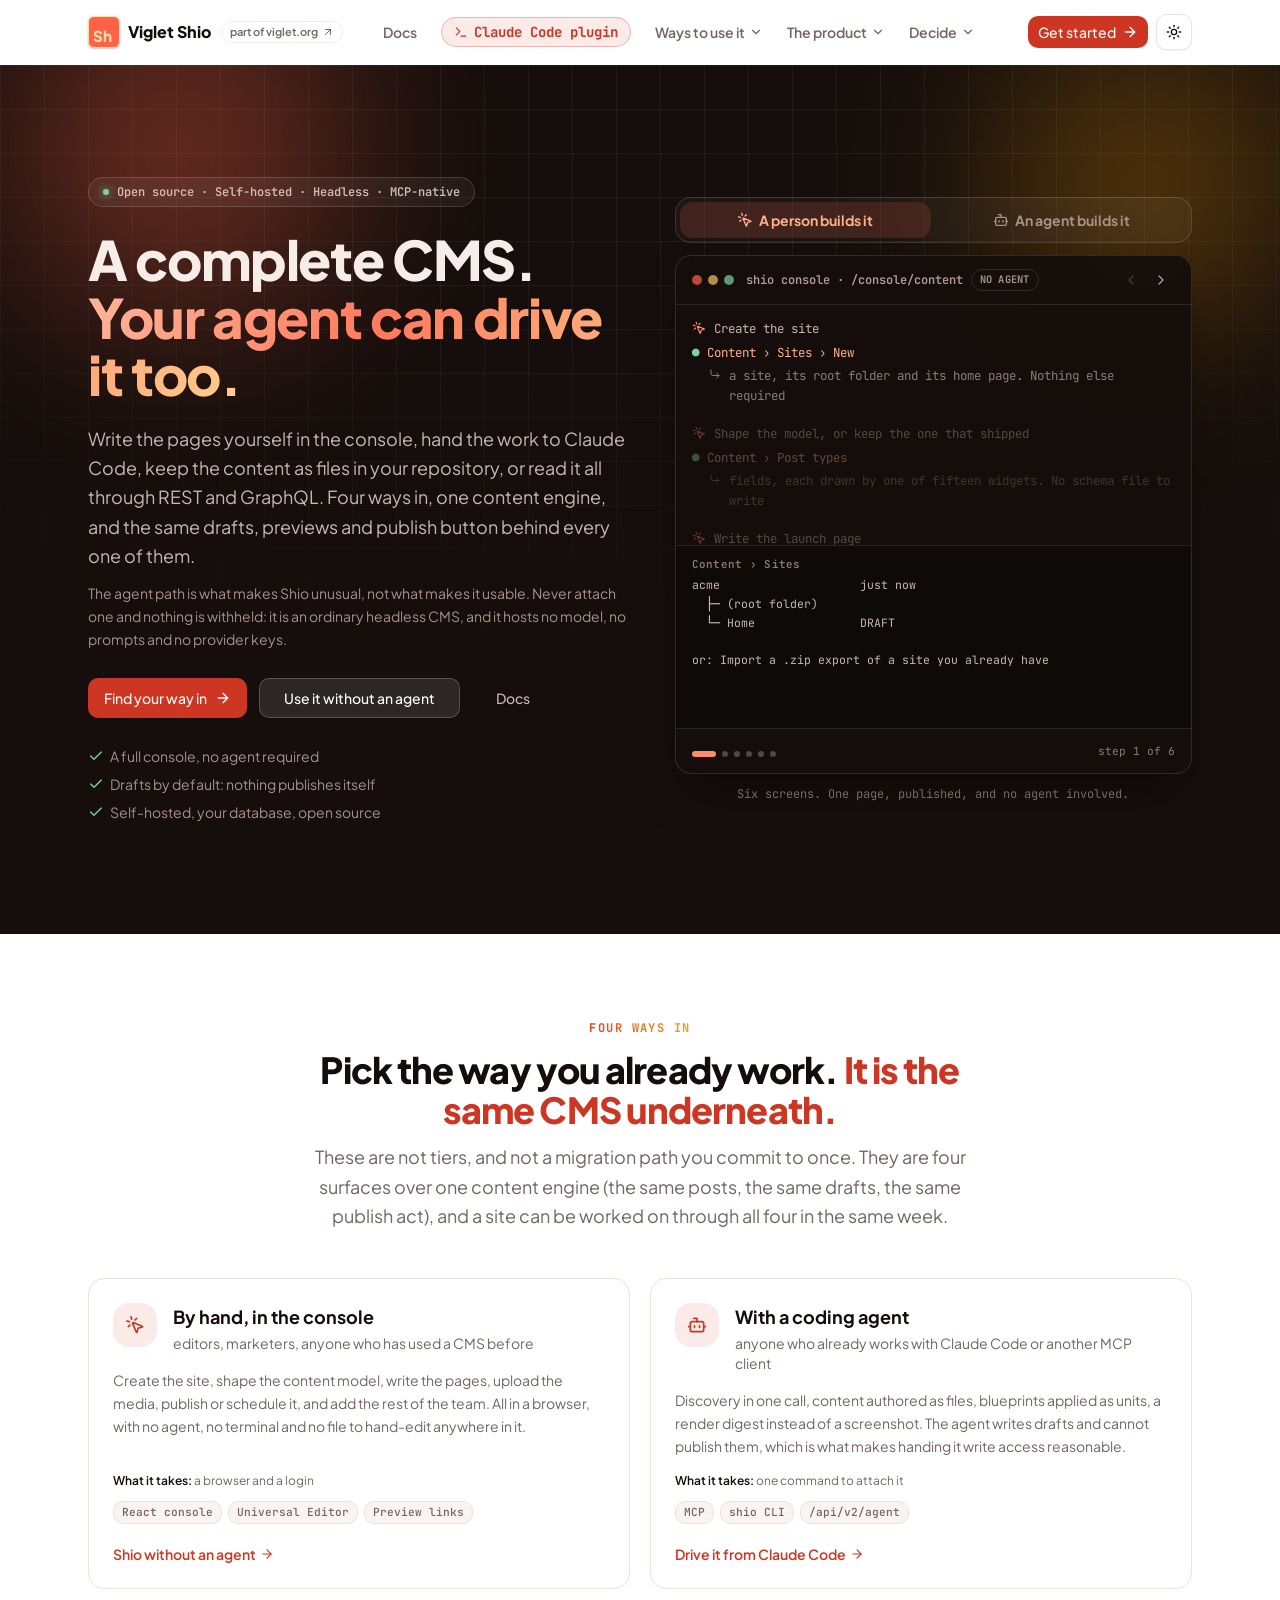
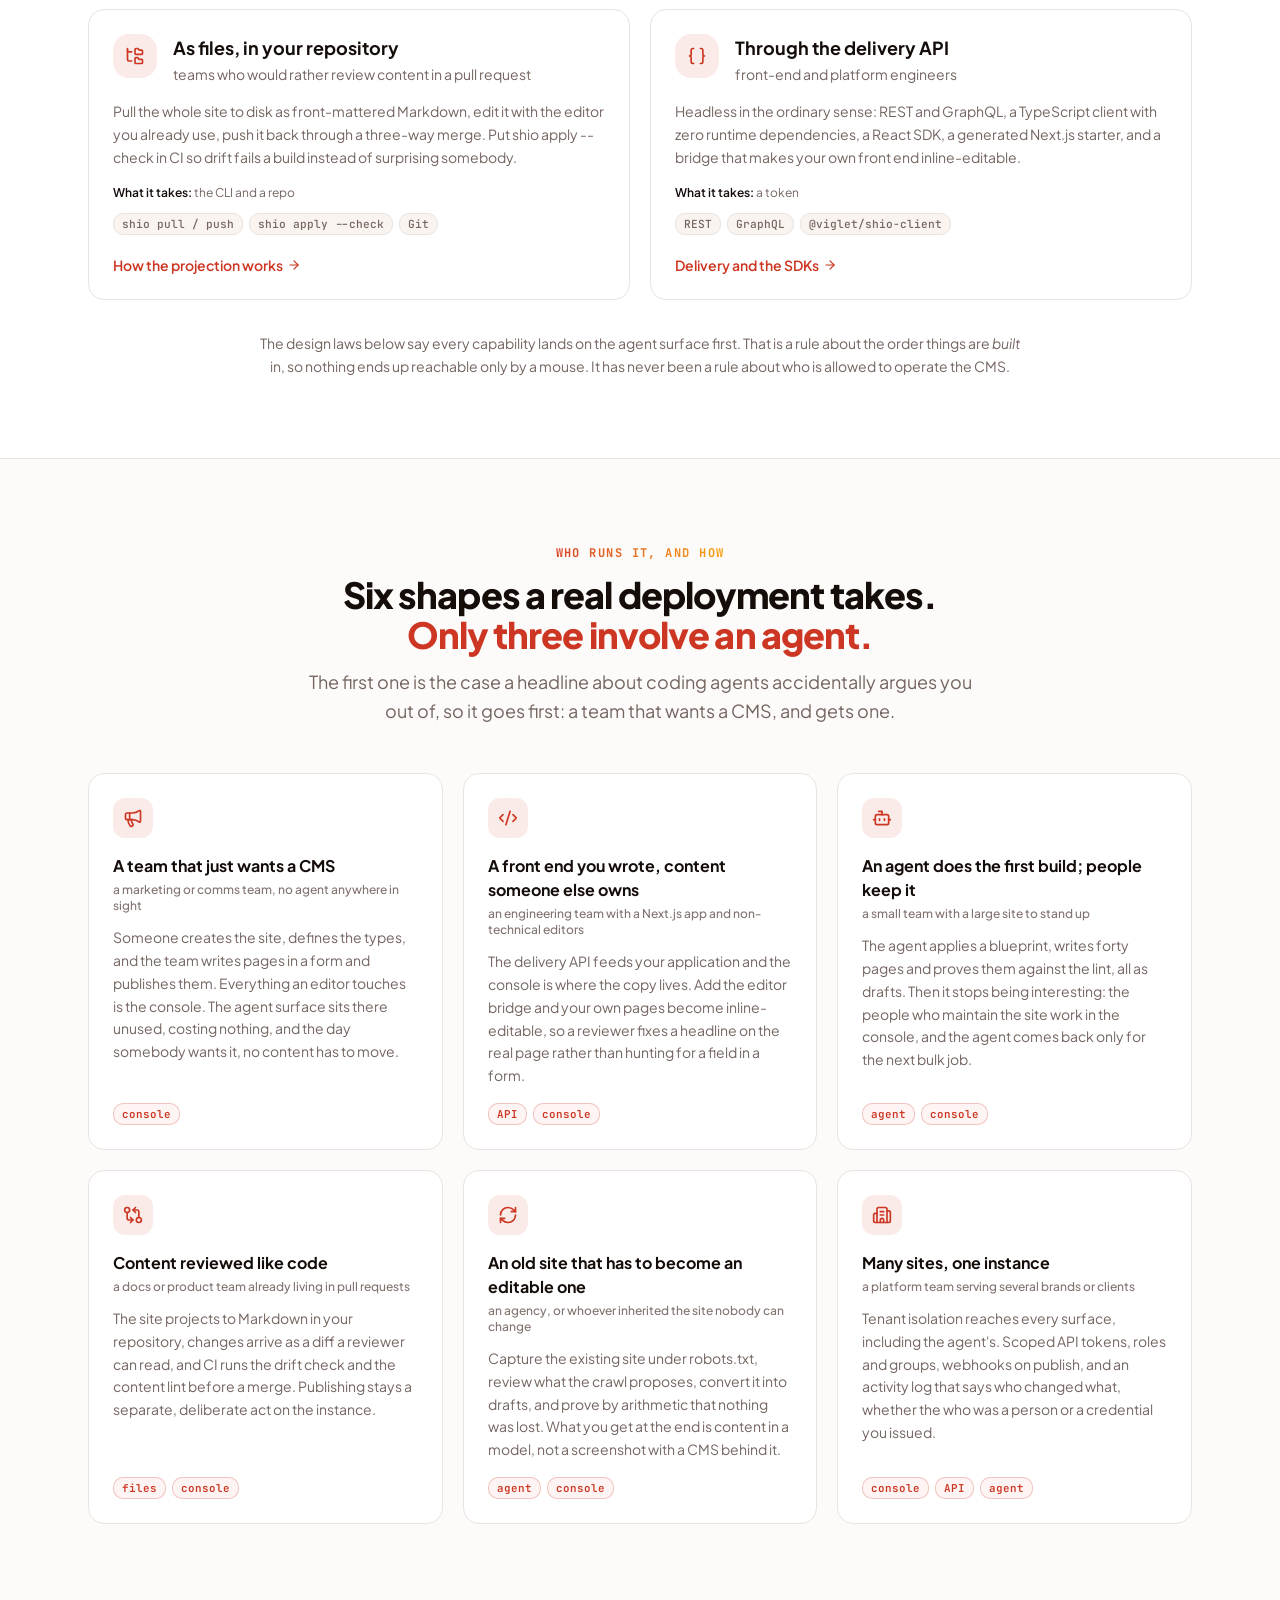
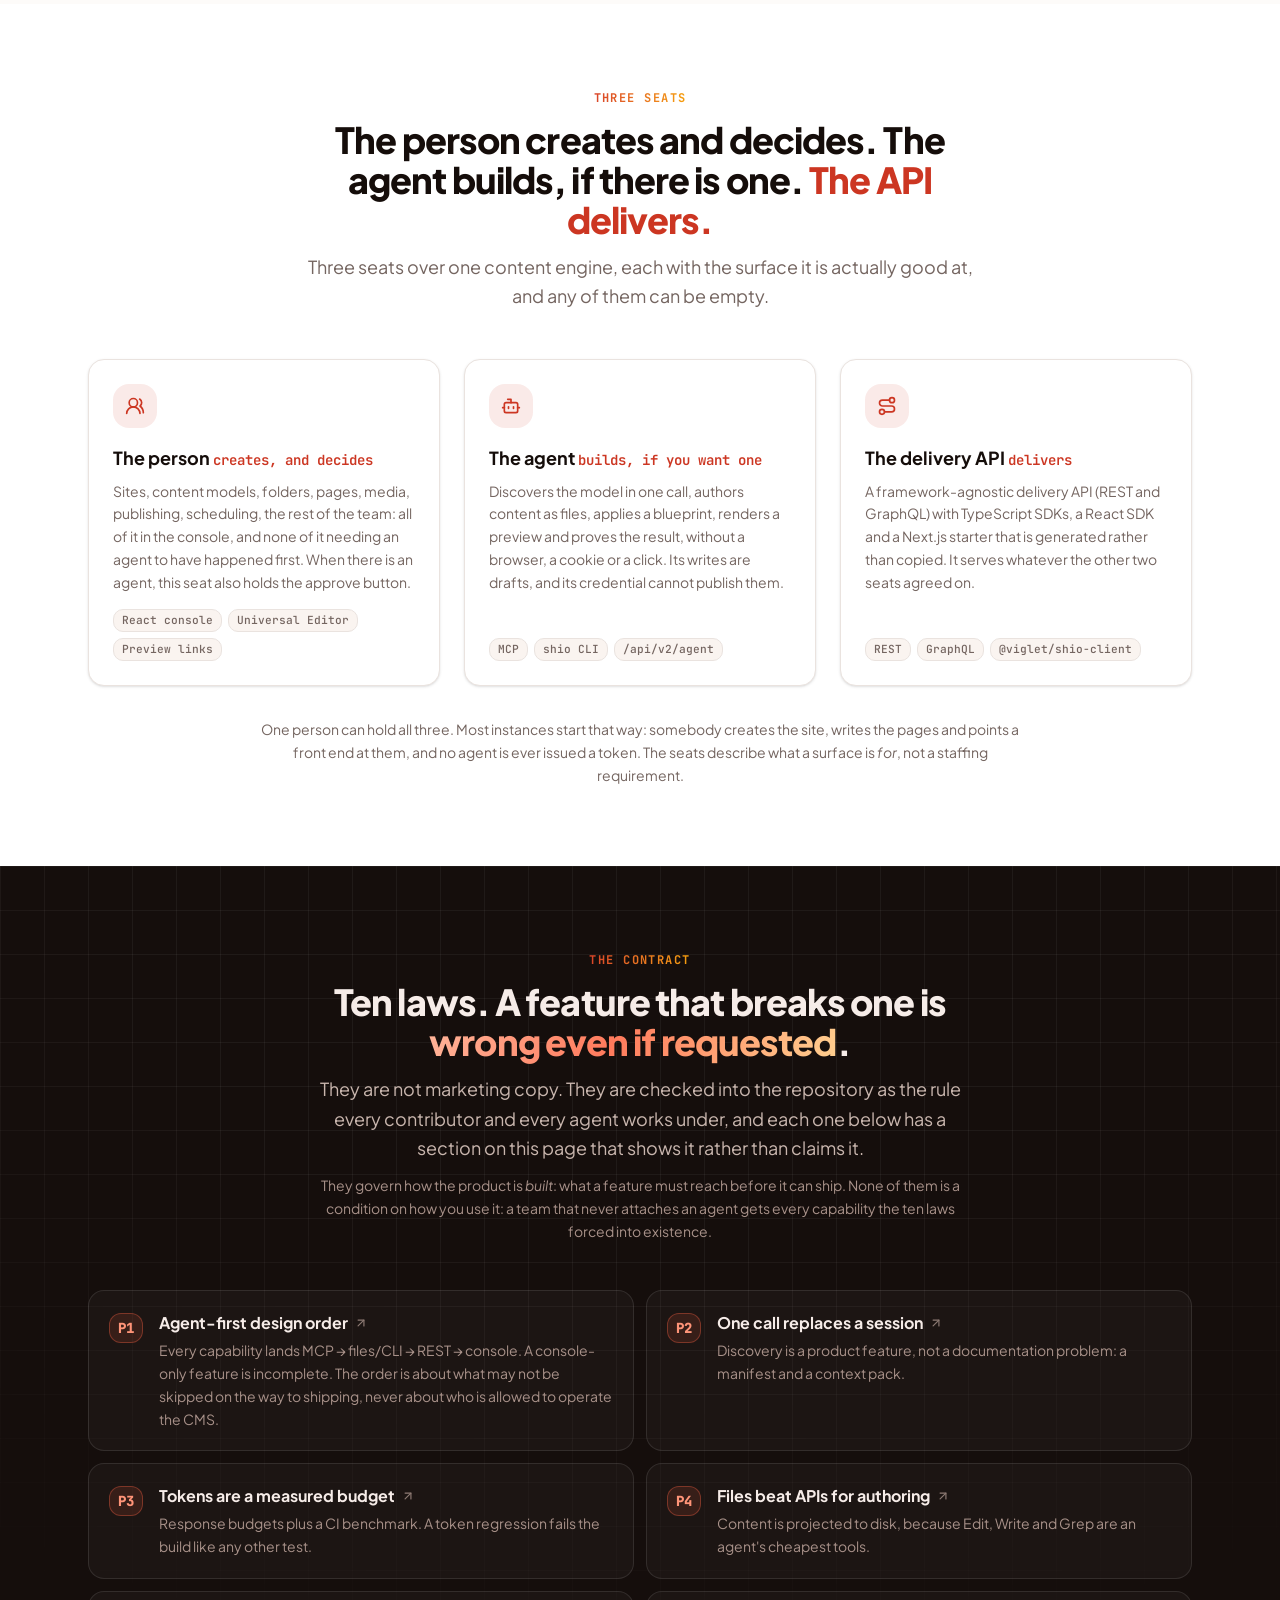
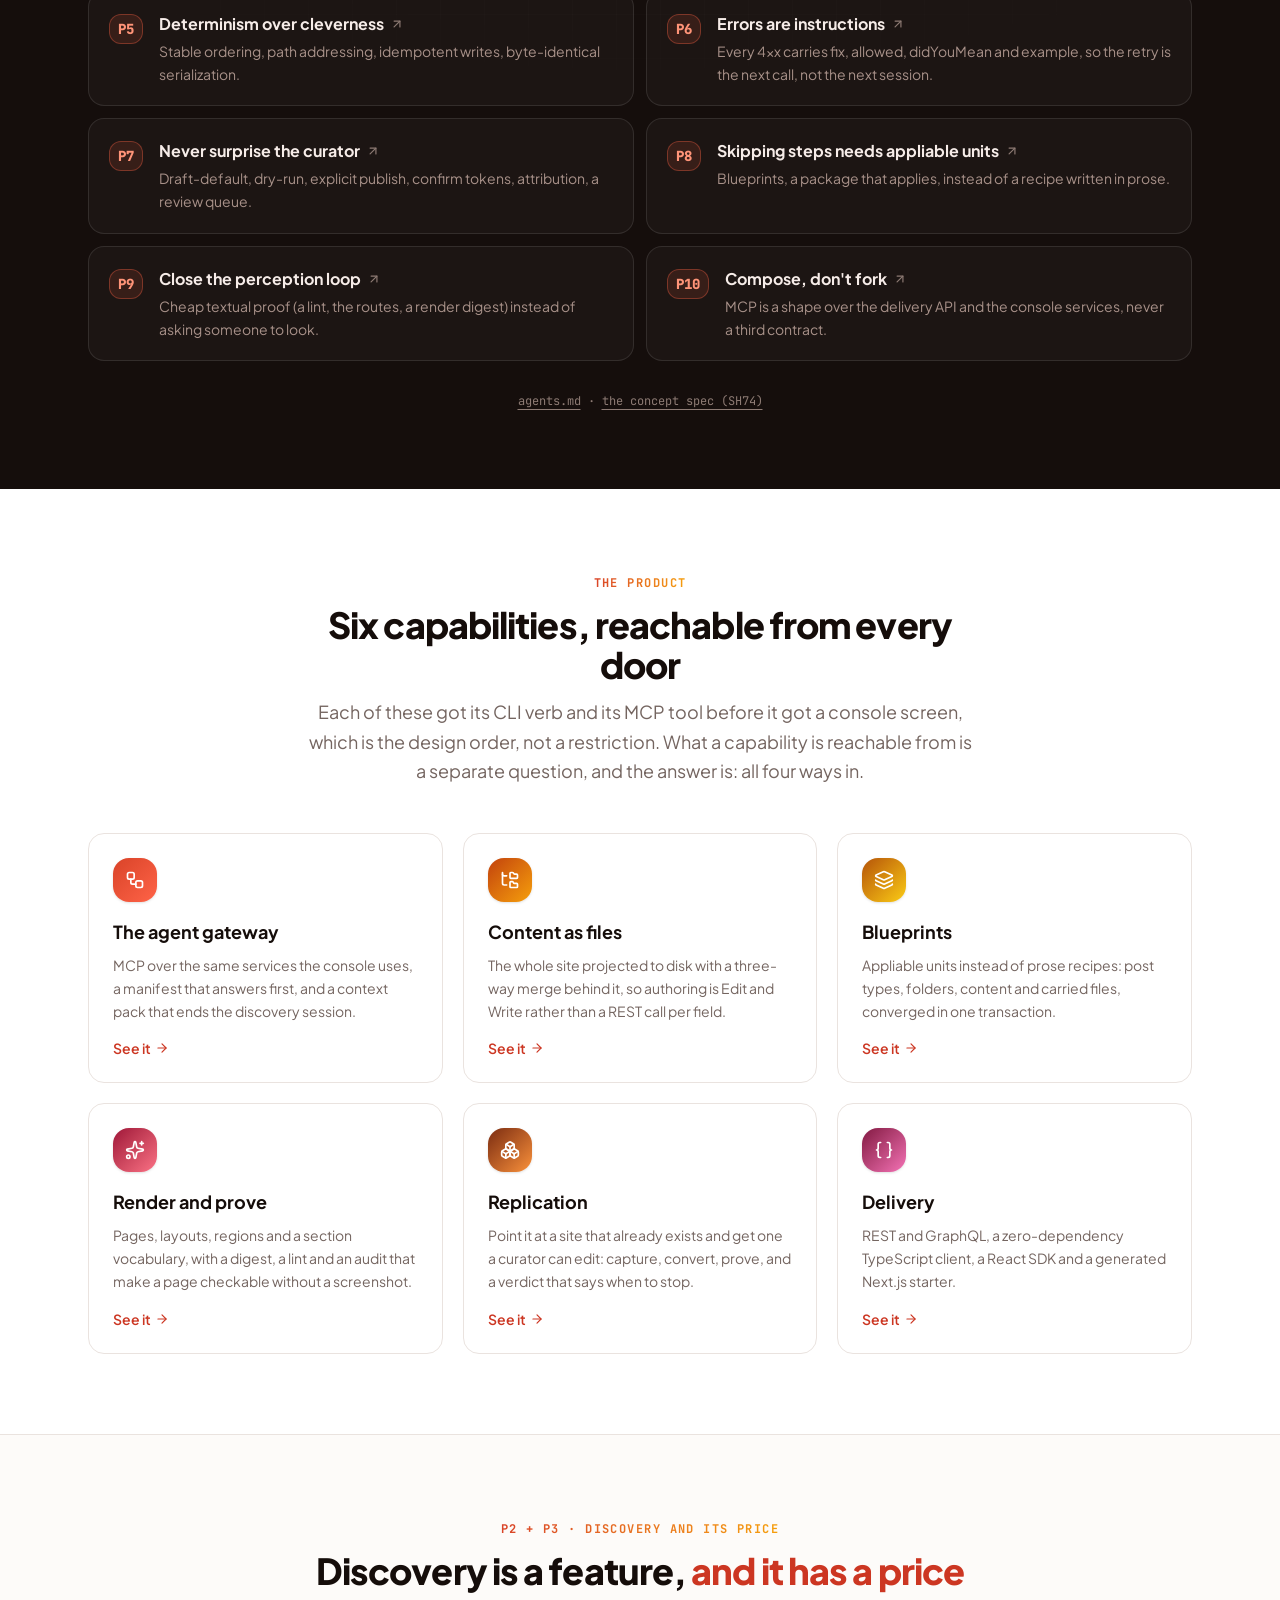
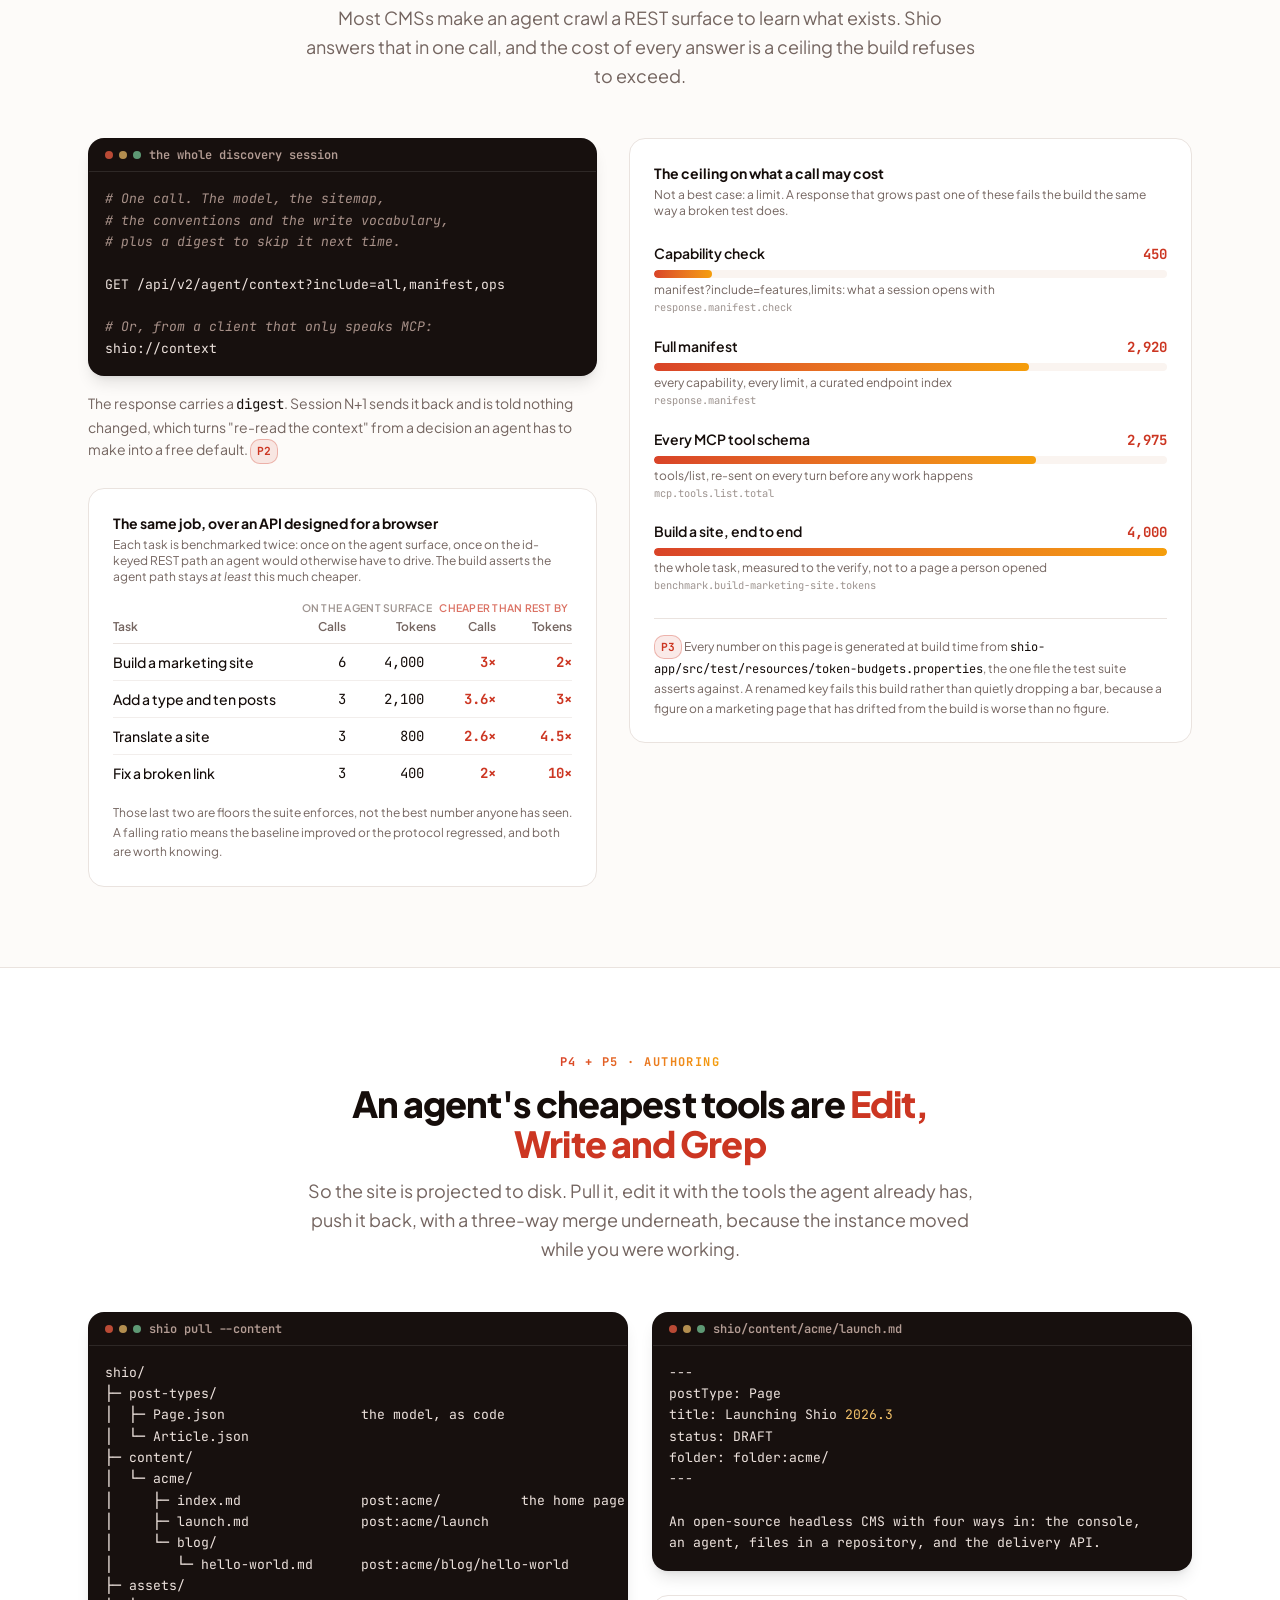
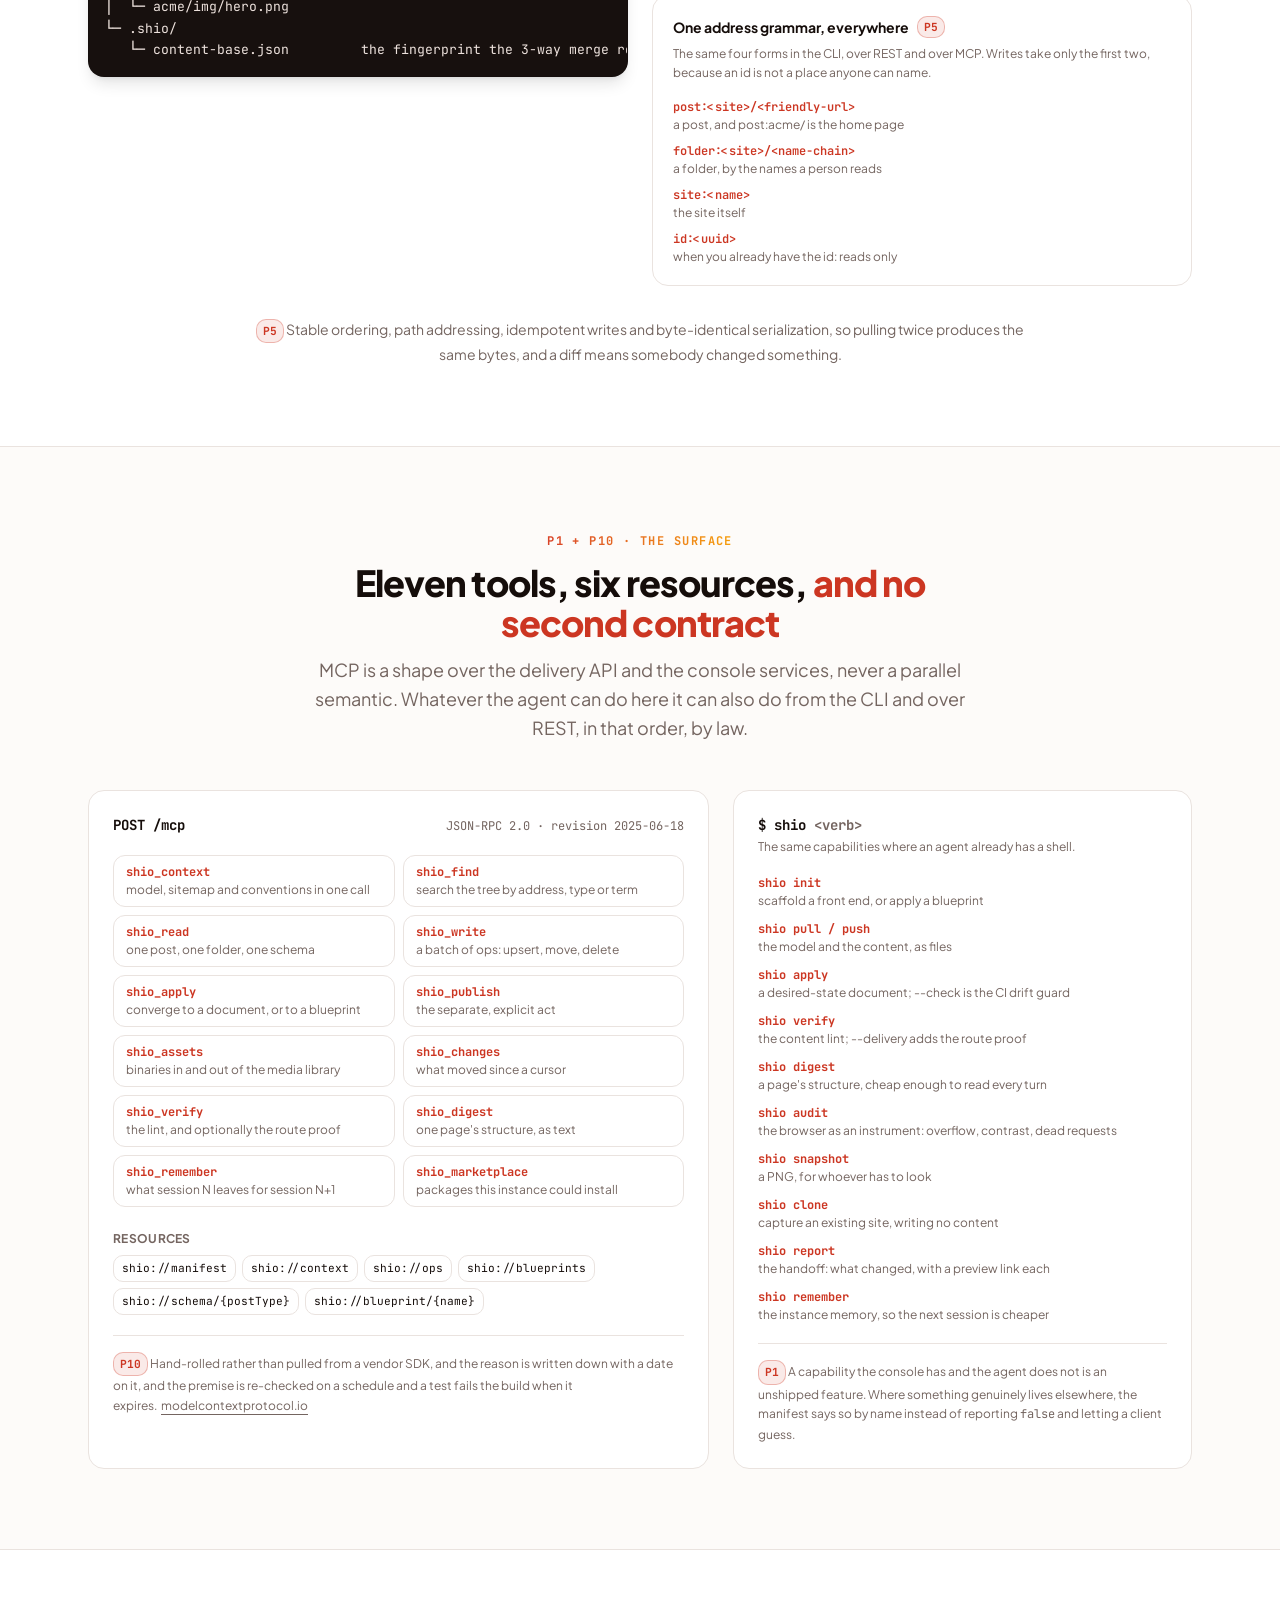
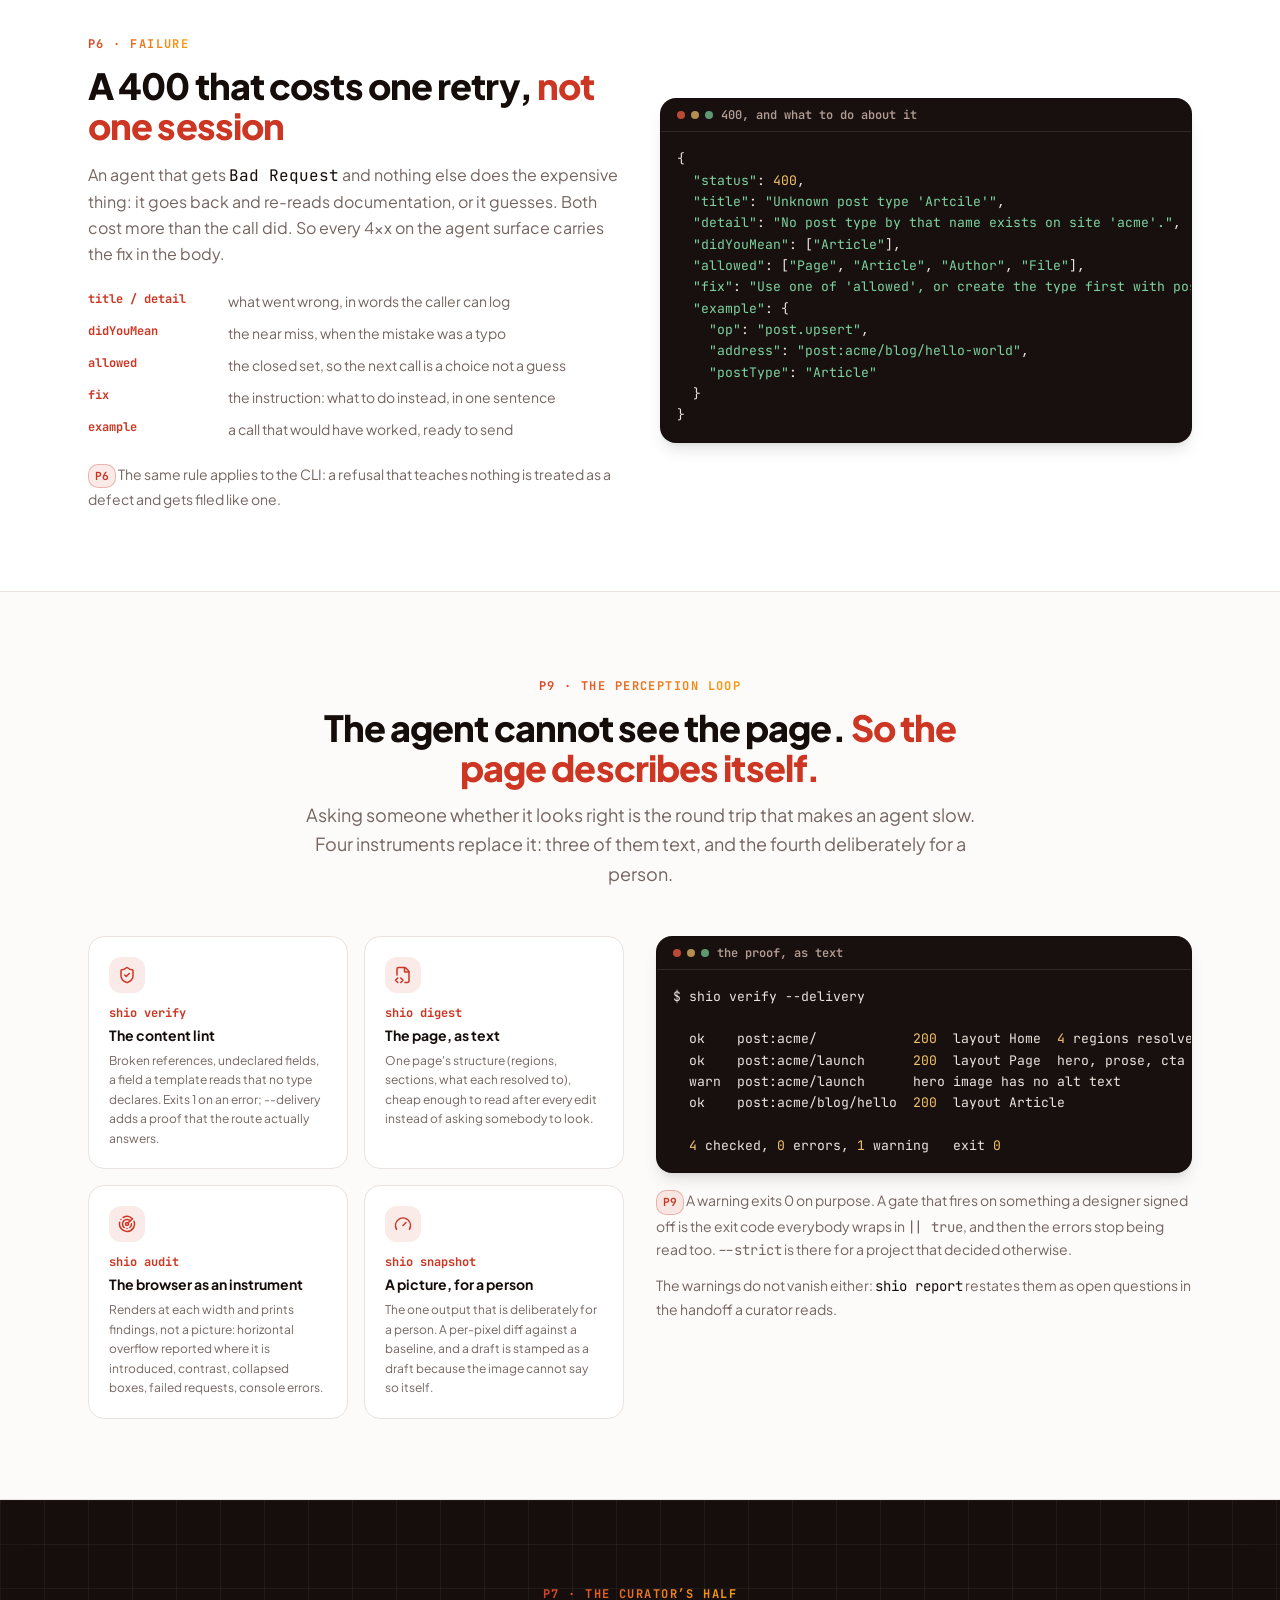
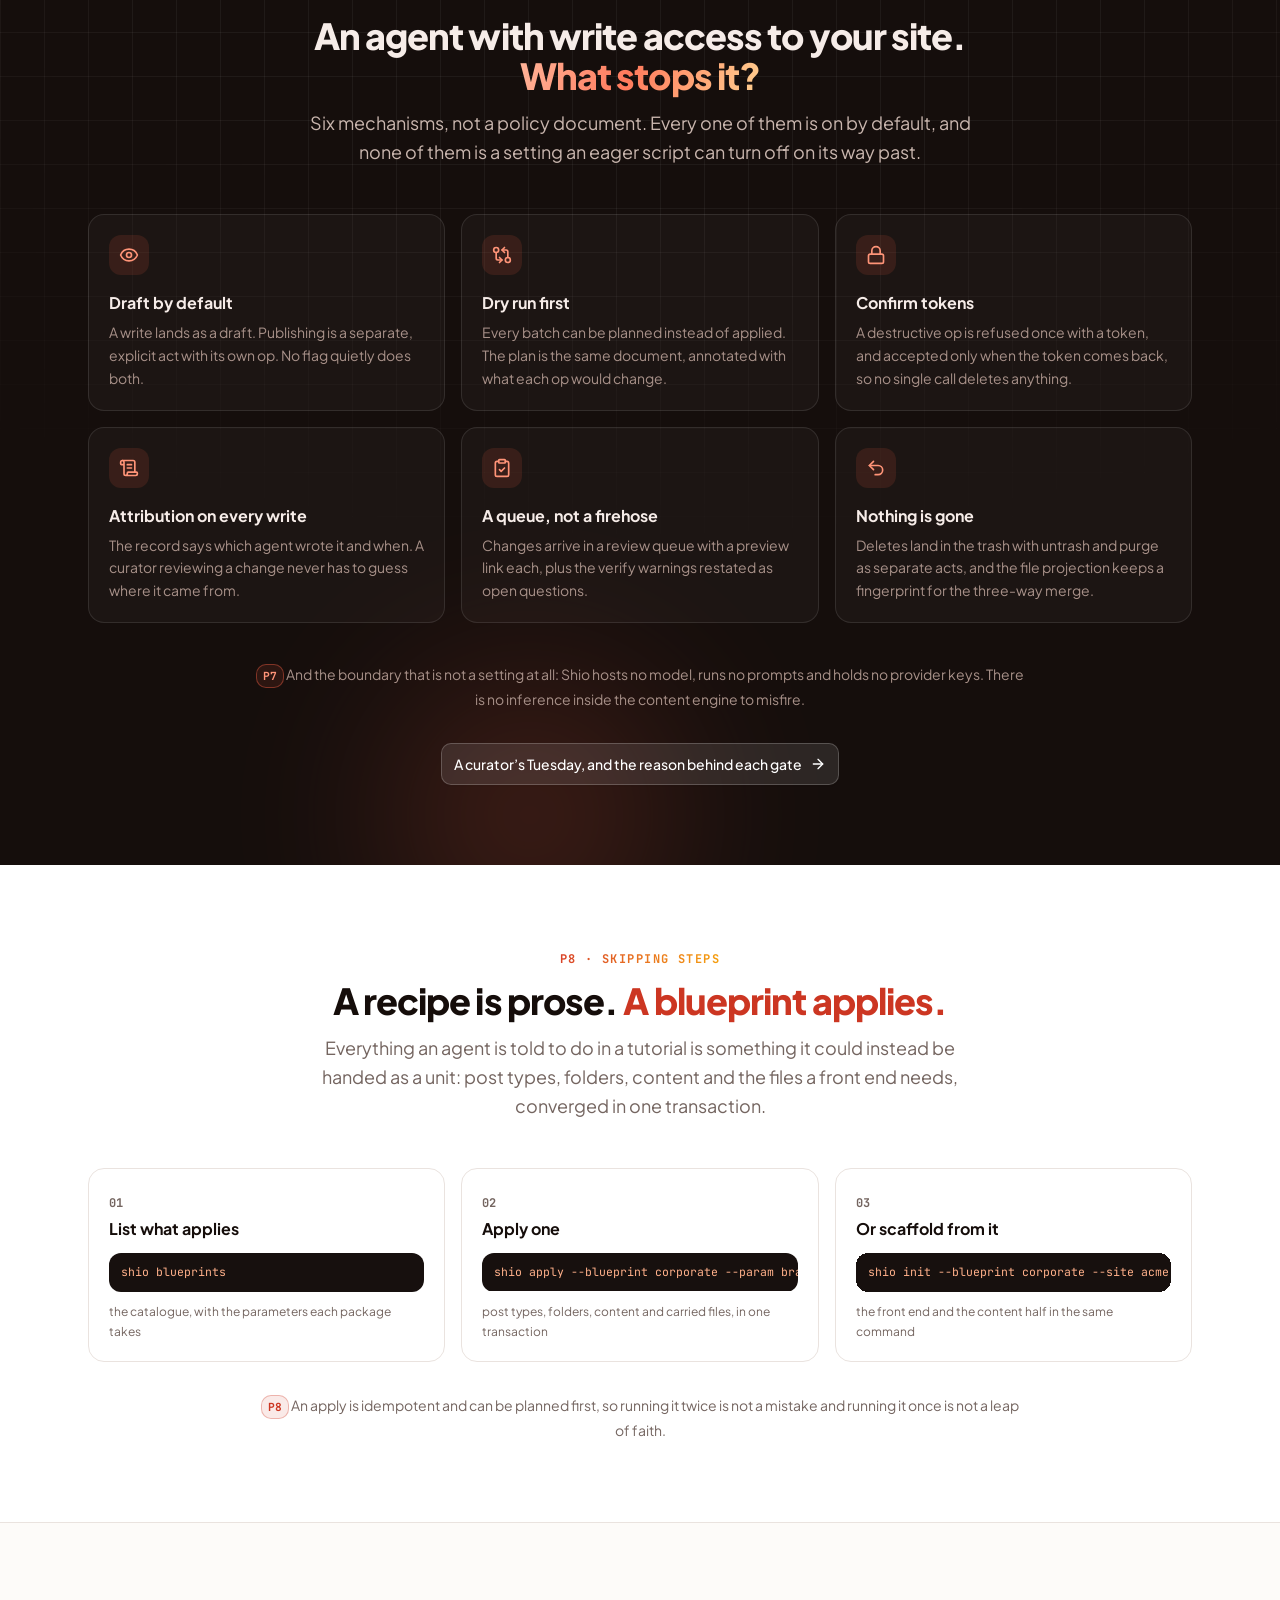
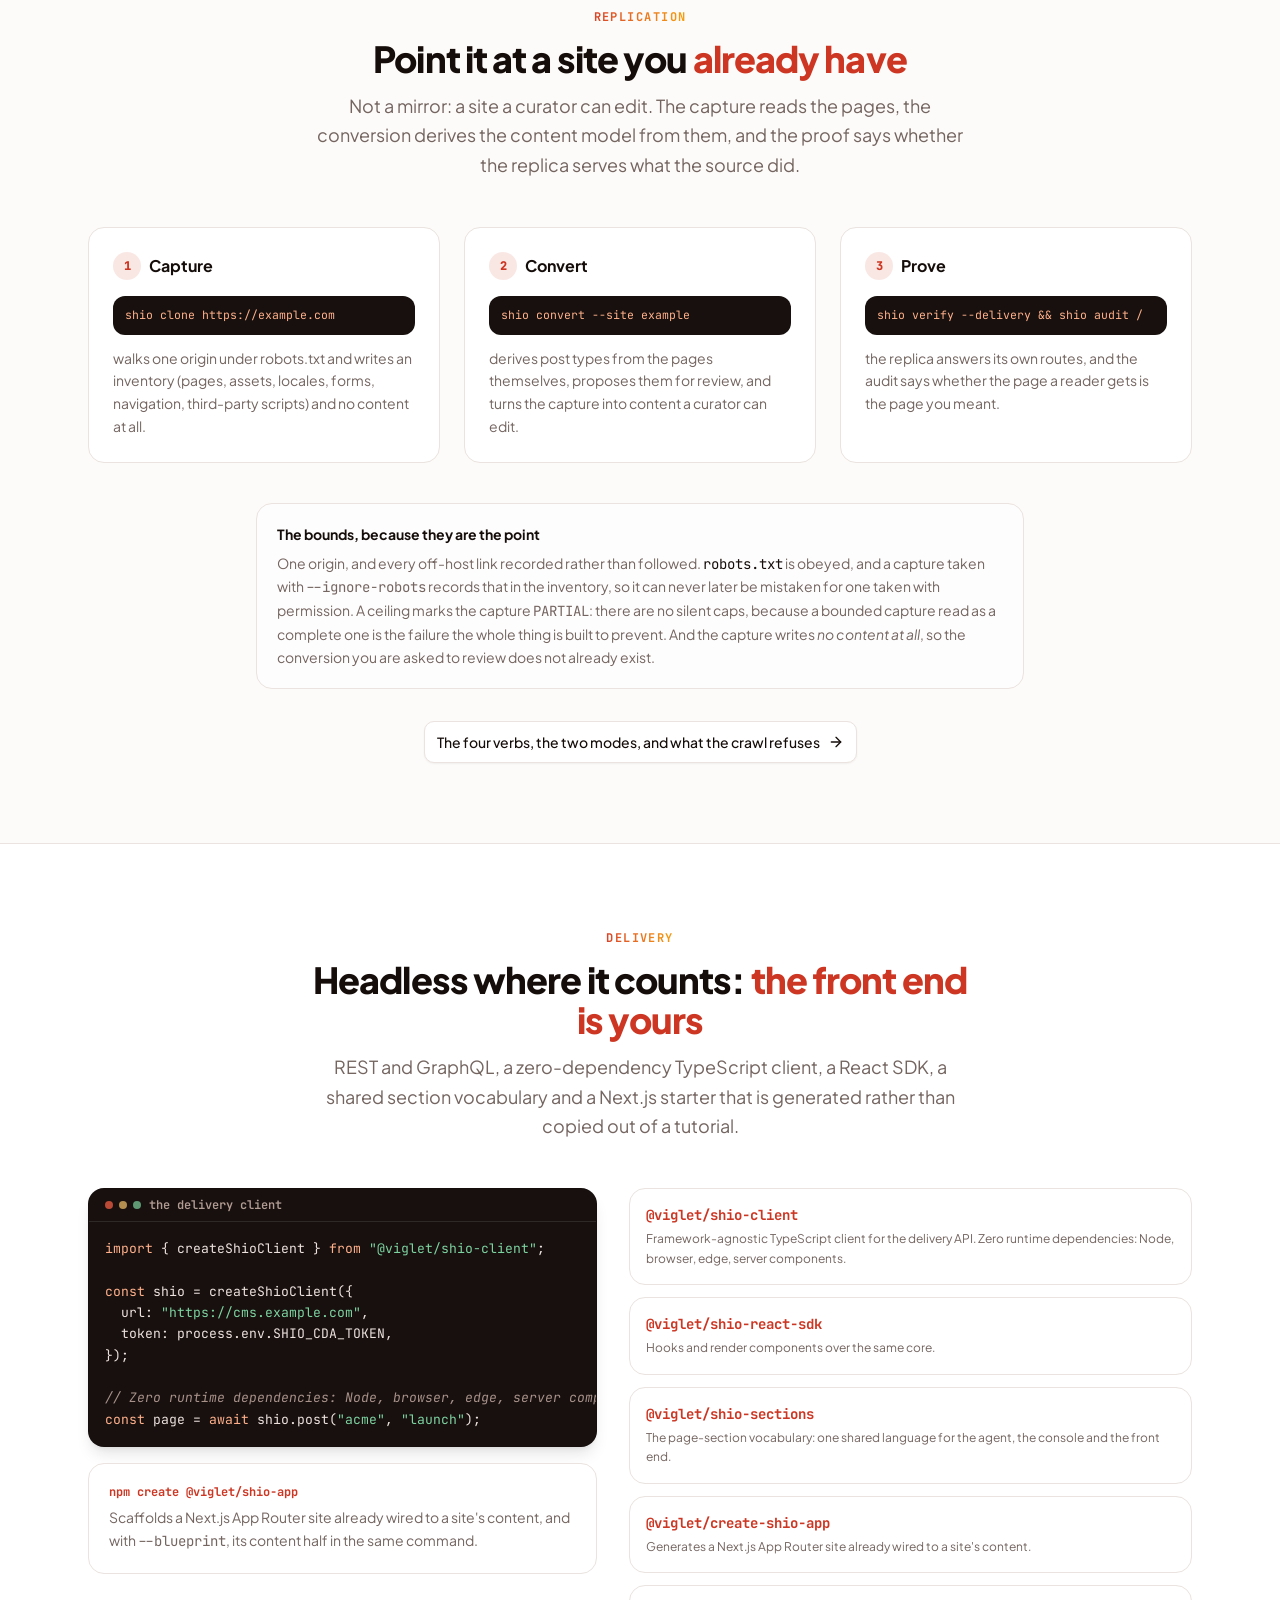
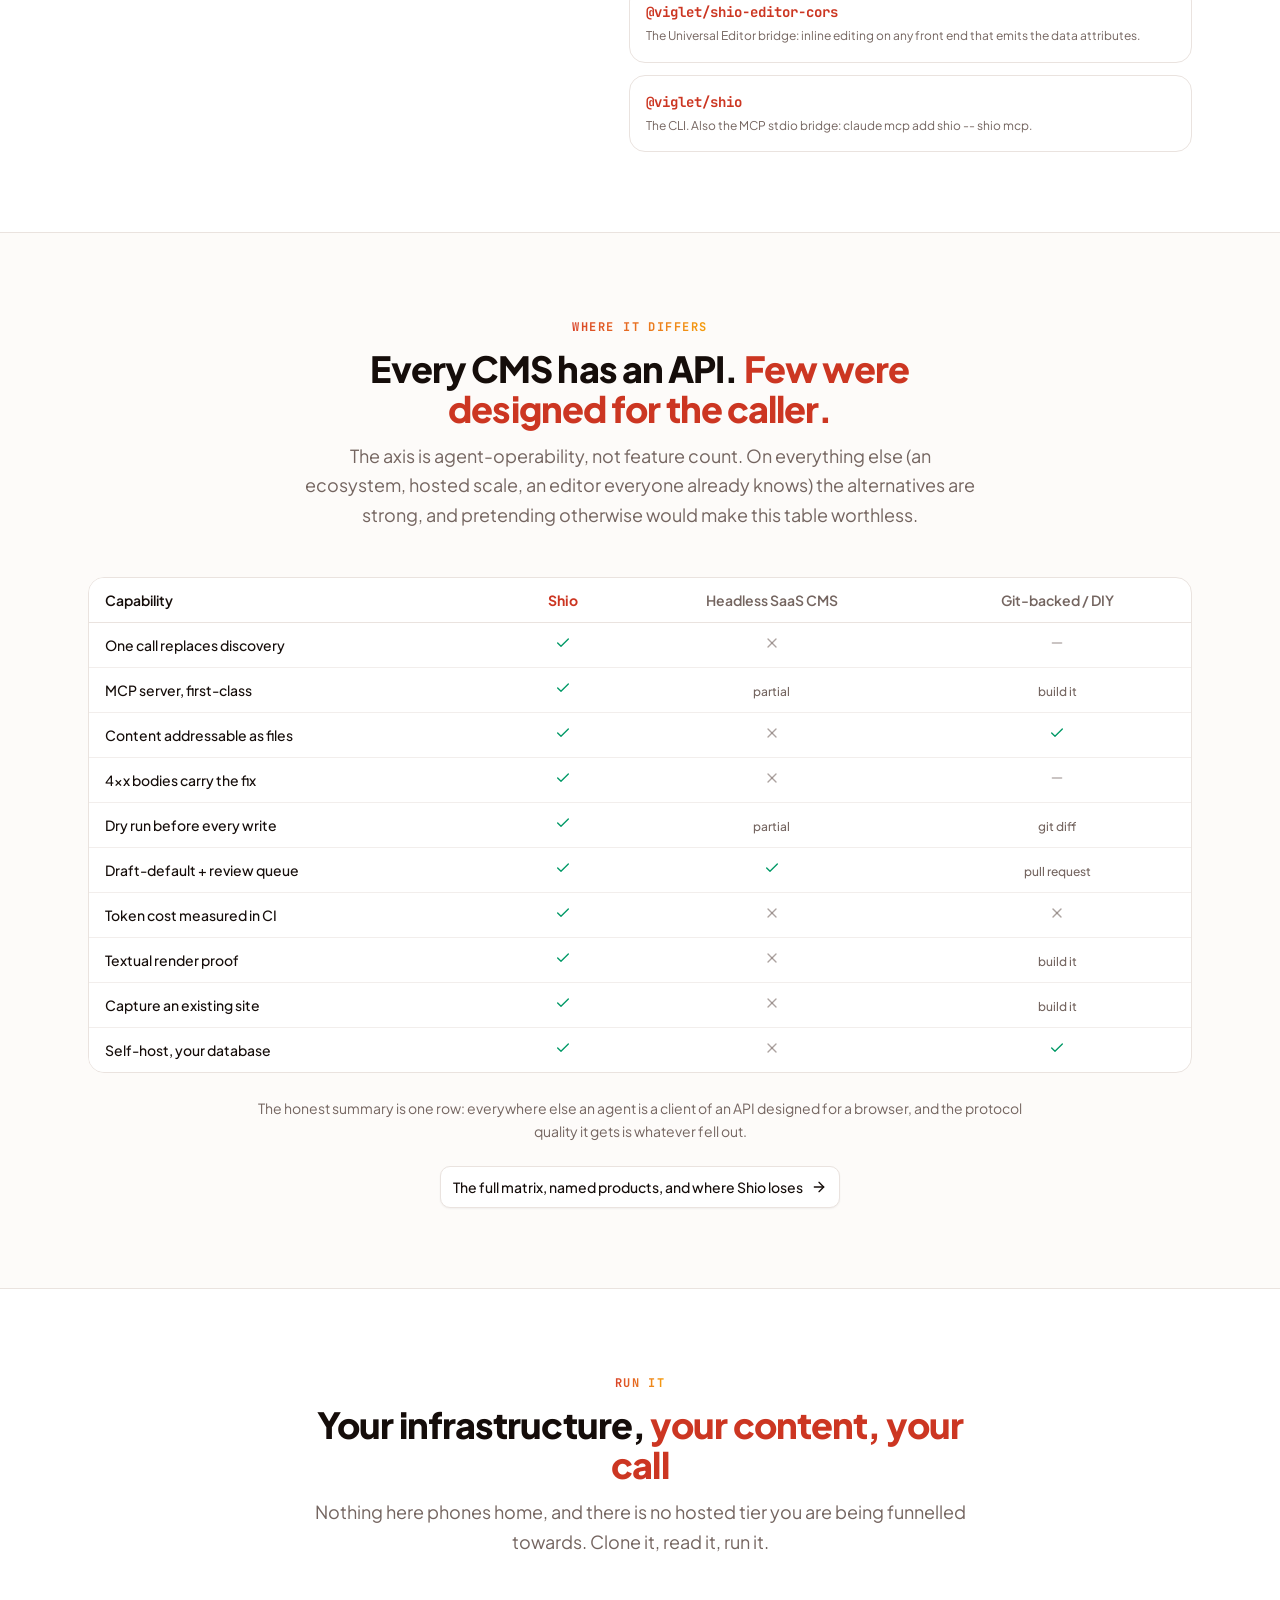
<file: console/index.html>
<!doctype html>
<html lang="en">
  <head>
    <meta charset="UTF-8" />
    <meta name="viewport" content="width=device-width, initial-scale=1.0" />
    <title>Shio without an agent: the CMS in the browser | Viglet Shio</title>
    <meta name="description" content="The traditional path, in full: create a site, build the content model with fifteen field widgets, write pages in a form, upload media, preview and edit on the rendered page, publish or schedule, and manage users, roles and tokens. All in the console. Plus the four things that genuinely live on the command line, and what changes if you attach an agent later." />
    <meta name="theme-color" content="#FF6347" />
    <meta property="og:title" content="Shio without an agent: the CMS in the browser | Viglet Shio" />
    <meta property="og:description" content="A complete CMS, agent-ready and not agent-only. Console, agent, files or API: four ways in, one content engine. Open source and self-hosted." />
    <meta property="og:type" content="website" />
    <meta property="og:url" content="https://shio.viglet.org/console/" />
    <meta property="og:image" content="https://shio.viglet.org/og.png" />
    <meta property="og:image:width" content="1200" />
    <meta property="og:image:height" content="630" />
    <link rel="canonical" href="https://shio.viglet.org/console/" />
    <meta name="twitter:card" content="summary_large_image" />
    <meta name="twitter:image" content="https://shio.viglet.org/og.png" />
    <!-- anti-FOUC: apply the stored theme class before first paint (the prerendered HTML paints before the bundle) -->
    <script>
      (function () {
        try {
          var t = localStorage.getItem("shio-site-theme") || "system";
          var dark =
            t === "dark" ||
            (t === "system" &&
              globalThis.matchMedia("(prefers-color-scheme: dark)").matches);
          document.documentElement.classList.toggle("dark", dark);
        } catch (e) {
          /* storage blocked: fall back to the default (light) theme */
        }
      })();
    </script>
    <link rel="icon" type="image/svg+xml" href="/favicon.svg" />
    <link rel="preconnect" href="https://fonts.googleapis.com" />
    <link rel="preconnect" href="https://fonts.gstatic.com" crossorigin />
    <link
      href="https://fonts.googleapis.com/css2?family=Plus+Jakarta+Sans:ital,wght@0,400;0,500;0,600;0,700;0,800;1,400&family=JetBrains+Mono:wght@400;500;700&display=swap"
      rel="stylesheet"
    />
    <!-- Google Analytics: page views, counted in the Viglet property beside viglet.org -->
    <script async src="https://www.googletagmanager.com/gtag/js?id=G-SMSL7R3897"></script>
    <script>
      window.dataLayer = window.dataLayer || [];
      function gtag() {
        dataLayer.push(arguments);
      }
      gtag("js", new Date());
      gtag("config", "G-SMSL7R3897");
    </script>
    <script type="module" crossorigin src="/assets/index-T42SRaM4.js"></script>
    <link rel="stylesheet" crossorigin href="/assets/index-Dx7gC5NM.css">
  </head>
  <body>
    <div id="root"><div class="flex min-h-screen flex-col"><header class="sticky top-0 z-50 backdrop-blur-md transition-colors border-b border-transparent bg-background/60"><div class="mx-auto w-full max-w-6xl px-6 flex h-16 items-center gap-4"><div class="flex shrink-0 items-center gap-2.5"><a href="/" class="text-base" aria-label="Viglet Shio home"><span class="items-center gap-2 font-extrabold hidden sm:inline-flex"><div aria-label="Sh" style="display:inline-flex;align-items:center;justify-content:flex-start;width:32px;height:32px;flex-shrink:0;background-color:#FF6347;color:#FFDEAD;padding-left:4px;border-radius:6px;border-width:1px;border-style:solid;border-color:#FFDEAD;box-shadow:0 0px 1px rgba(0,0,0,0.22), 0 1px 2px rgba(0,0,0,0.19);box-sizing:border-box;overflow:hidden;user-select:none"><span style="font-size:15px;font-weight:900;line-height:1;margin-top:8px">Sh</span></div><span>Viglet Shio</span></span><span class="inline-flex items-center gap-2 font-extrabold sm:hidden"><div aria-label="Sh" style="display:inline-flex;align-items:center;justify-content:flex-start;width:32px;height:32px;flex-shrink:0;background-color:#FF6347;color:#FFDEAD;padding-left:4px;border-radius:6px;border-width:1px;border-style:solid;border-color:#FFDEAD;box-shadow:0 0px 1px rgba(0,0,0,0.22), 0 1px 2px rgba(0,0,0,0.19);box-sizing:border-box;overflow:hidden;user-select:none"><span style="font-size:15px;font-weight:900;line-height:1;margin-top:8px">Sh</span></div></span></a><a href="https://www.viglet.org" class="hidden items-center gap-1 rounded-full border border-border/60 px-2 py-0.5 text-[11px] font-semibold whitespace-nowrap text-muted-foreground transition-colors hover:border-border hover:text-foreground sm:inline-flex">part of viglet.org<svg xmlns="http://www.w3.org/2000/svg" width="24" height="24" viewBox="0 0 24 24" fill="none" stroke="currentColor" stroke-width="2" stroke-linecap="round" stroke-linejoin="round" class="lucide lucide-arrow-up-right size-3" aria-hidden="true"><path d="M7 7h10v10"></path><path d="M7 17 17 7"></path></svg></a></div><nav class="ml-4 hidden items-center gap-5 lg:flex xl:ml-6 xl:gap-6"><a href="https://docs.viglet.org/shio/" class="text-sm font-semibold whitespace-nowrap text-muted-foreground transition-colors hover:text-foreground">Docs</a><a href="/claude-code/" class="inline-flex items-center gap-1.5 rounded-full border border-primary/30 bg-primary/10 px-3 py-1 font-mono text-sm font-bold whitespace-nowrap text-primary transition-colors hover:border-primary/50 hover:bg-primary/15"><svg xmlns="http://www.w3.org/2000/svg" width="24" height="24" viewBox="0 0 24 24" fill="none" stroke="currentColor" stroke-width="2" stroke-linecap="round" stroke-linejoin="round" class="lucide lucide-terminal size-3.5" aria-hidden="true"><path d="M12 19h8"></path><path d="m4 17 6-6-6-6"></path></svg>Claude Code plugin</a><button type="button" id="radix-_R_f5_" aria-haspopup="menu" aria-expanded="false" data-state="closed" class="group flex items-center gap-1 text-sm font-semibold whitespace-nowrap text-muted-foreground outline-hidden transition-colors hover:text-foreground data-[state=open]:text-foreground">Ways to use it<svg xmlns="http://www.w3.org/2000/svg" width="24" height="24" viewBox="0 0 24 24" fill="none" stroke="currentColor" stroke-width="2" stroke-linecap="round" stroke-linejoin="round" class="lucide lucide-chevron-down size-3.5 transition-transform group-data-[state=open]:rotate-180" aria-hidden="true"><path d="m6 9 6 6 6-6"></path></svg></button><button type="button" id="radix-_R_n5_" aria-haspopup="menu" aria-expanded="false" data-state="closed" class="group flex items-center gap-1 text-sm font-semibold whitespace-nowrap text-muted-foreground outline-hidden transition-colors hover:text-foreground data-[state=open]:text-foreground">The product<svg xmlns="http://www.w3.org/2000/svg" width="24" height="24" viewBox="0 0 24 24" fill="none" stroke="currentColor" stroke-width="2" stroke-linecap="round" stroke-linejoin="round" class="lucide lucide-chevron-down size-3.5 transition-transform group-data-[state=open]:rotate-180" aria-hidden="true"><path d="m6 9 6 6 6-6"></path></svg></button><button type="button" id="radix-_R_v5_" aria-haspopup="menu" aria-expanded="false" data-state="closed" class="group flex items-center gap-1 text-sm font-semibold whitespace-nowrap text-muted-foreground outline-hidden transition-colors hover:text-foreground data-[state=open]:text-foreground">Decide<svg xmlns="http://www.w3.org/2000/svg" width="24" height="24" viewBox="0 0 24 24" fill="none" stroke="currentColor" stroke-width="2" stroke-linecap="round" stroke-linejoin="round" class="lucide lucide-chevron-down size-3.5 transition-transform group-data-[state=open]:rotate-180" aria-hidden="true"><path d="m6 9 6 6 6-6"></path></svg></button></nav><div class="ml-auto flex items-center gap-2"><a href="https://docs.viglet.org/shio/" data-slot="button" class="inline-flex items-center justify-center whitespace-nowrap text-sm font-medium transition-all disabled:pointer-events-none disabled:opacity-50 [&amp;_svg]:pointer-events-none [&amp;_svg:not([class*=&#x27;size-&#x27;])]:size-4 shrink-0 [&amp;_svg]:shrink-0 outline-none focus-visible:border-ring focus-visible:ring-ring/50 focus-visible:ring-[3px] aria-invalid:ring-destructive/20 dark:aria-invalid:ring-destructive/40 aria-invalid:border-destructive bg-primary text-primary-foreground shadow-xs hover:bg-primary/90 h-8 rounded-md gap-1.5 px-3 has-[&gt;svg]:px-2.5">Get started<svg xmlns="http://www.w3.org/2000/svg" width="24" height="24" viewBox="0 0 24 24" fill="none" stroke="currentColor" stroke-width="2" stroke-linecap="round" stroke-linejoin="round" class="lucide lucide-arrow-right size-4" aria-hidden="true"><path d="M5 12h14"></path><path d="m12 5 7 7-7 7"></path></svg></a><button data-slot="button" class="inline-flex items-center justify-center gap-2 whitespace-nowrap rounded-md text-sm font-medium transition-all disabled:pointer-events-none disabled:opacity-50 [&amp;_svg]:pointer-events-none [&amp;_svg:not([class*=&#x27;size-&#x27;])]:size-4 shrink-0 [&amp;_svg]:shrink-0 outline-none focus-visible:border-ring focus-visible:ring-ring/50 focus-visible:ring-[3px] aria-invalid:ring-destructive/20 dark:aria-invalid:ring-destructive/40 aria-invalid:border-destructive border bg-background shadow-xs hover:bg-accent hover:text-accent-foreground dark:bg-input/30 dark:border-input dark:hover:bg-input/50 size-9" type="button" id="radix-_R_5l_" aria-haspopup="menu" aria-expanded="false" data-state="closed"><svg xmlns="http://www.w3.org/2000/svg" width="24" height="24" viewBox="0 0 24 24" fill="none" stroke="currentColor" stroke-width="2" stroke-linecap="round" stroke-linejoin="round" class="lucide lucide-sun h-[1.2rem] w-[1.2rem] scale-100 rotate-0 transition-all dark:scale-0 dark:-rotate-90" aria-hidden="true"><circle cx="12" cy="12" r="4"></circle><path d="M12 2v2"></path><path d="M12 20v2"></path><path d="m4.93 4.93 1.41 1.41"></path><path d="m17.66 17.66 1.41 1.41"></path><path d="M2 12h2"></path><path d="M20 12h2"></path><path d="m6.34 17.66-1.41 1.41"></path><path d="m19.07 4.93-1.41 1.41"></path></svg><svg xmlns="http://www.w3.org/2000/svg" width="24" height="24" viewBox="0 0 24 24" fill="none" stroke="currentColor" stroke-width="2" stroke-linecap="round" stroke-linejoin="round" class="lucide lucide-moon absolute h-[1.2rem] w-[1.2rem] scale-0 rotate-90 transition-all dark:scale-100 dark:rotate-0" aria-hidden="true"><path d="M20.985 12.486a9 9 0 1 1-9.473-9.472c.405-.022.617.46.402.803a6 6 0 0 0 8.268 8.268c.344-.215.825-.004.803.401"></path></svg><span class="sr-only">Toggle theme</span></button><button type="button" aria-label="Open menu" aria-expanded="false" class="flex size-9 items-center justify-center rounded-lg text-muted-foreground transition-colors hover:bg-muted hover:text-foreground lg:hidden"><svg xmlns="http://www.w3.org/2000/svg" width="24" height="24" viewBox="0 0 24 24" fill="none" stroke="currentColor" stroke-width="2" stroke-linecap="round" stroke-linejoin="round" class="lucide lucide-menu size-5" aria-hidden="true"><path d="M4 5h16"></path><path d="M4 12h16"></path><path d="M4 19h16"></path></svg></button></div></div></header><main class="flex-1"><section id="top" class="relative isolate overflow-hidden bg-[#150e0c] py-16 text-[#f6ece8] sm:py-20"><div class="grid-bg pointer-events-none absolute inset-0 -z-10"></div><div class="animate-orb-a pointer-events-none absolute -top-40 left-1/3 -z-10 h-[420px] w-[420px] rounded-full bg-[radial-gradient(circle,#ff6347,transparent_70%)] opacity-40 blur-[70px]"></div><div class="mx-auto w-full px-6 max-w-3xl"><span class="inline-block bg-gradient-to-r from-[#d94328] to-[#f59e0b] bg-clip-text font-mono text-xs font-bold tracking-[0.12em] text-transparent uppercase">Shio without an agent</span><h1 class="mt-3 text-3xl font-extrabold leading-[1.1] tracking-tight sm:text-4xl lg:text-5xl">It is a CMS first.<!-- --> <span class="text-gradient">The agent is optional.</span></h1><p class="mt-5 text-lg leading-relaxed text-[#c9b6ae]">Create the site, shape the content model, write the pages, upload the media, publish or schedule it, and add the rest of the team. All in a browser, with no terminal, no YAML and no agent anywhere in the picture. Nothing on this page needs a capability the console does not have.</p><div class="mt-7"><div class="flex flex-wrap gap-3"><a href="#tour" data-slot="button" class="inline-flex items-center justify-center gap-2 whitespace-nowrap text-sm font-medium transition-all disabled:pointer-events-none disabled:opacity-50 [&amp;_svg]:pointer-events-none [&amp;_svg:not([class*=&#x27;size-&#x27;])]:size-4 shrink-0 [&amp;_svg]:shrink-0 outline-none focus-visible:border-ring focus-visible:ring-ring/50 focus-visible:ring-[3px] aria-invalid:ring-destructive/20 dark:aria-invalid:ring-destructive/40 aria-invalid:border-destructive bg-primary text-primary-foreground shadow-xs hover:bg-primary/90 h-10 rounded-md px-6 has-[&gt;svg]:px-4">Six screens, one page live <svg xmlns="http://www.w3.org/2000/svg" width="24" height="24" viewBox="0 0 24 24" fill="none" stroke="currentColor" stroke-width="2" stroke-linecap="round" stroke-linejoin="round" class="lucide lucide-arrow-right size-4" aria-hidden="true"><path d="M5 12h14"></path><path d="m12 5 7 7-7 7"></path></svg></a><a href="#not-here" data-slot="button" class="inline-flex items-center justify-center gap-2 whitespace-nowrap text-sm font-medium transition-all disabled:pointer-events-none disabled:opacity-50 [&amp;_svg]:pointer-events-none [&amp;_svg:not([class*=&#x27;size-&#x27;])]:size-4 shrink-0 [&amp;_svg]:shrink-0 outline-none focus-visible:border-ring focus-visible:ring-ring/50 focus-visible:ring-[3px] aria-invalid:ring-destructive/20 dark:aria-invalid:ring-destructive/40 aria-invalid:border-destructive border shadow-xs dark:border-input dark:hover:bg-input/50 h-10 rounded-md px-6 has-[&gt;svg]:px-4 border-white/20 bg-white/10 text-white hover:bg-white/20 hover:text-white dark:bg-white/10">What the console does not do</a></div></div></div></section><section id="tour" class="py-20"><div class="mx-auto w-full max-w-6xl px-6"><div class="mx-auto mb-12 max-w-2xl text-center"><span class="inline-block bg-gradient-to-r from-[#d94328] to-[#f59e0b] bg-clip-text font-mono text-xs font-bold tracking-[0.12em] text-transparent uppercase">Day one</span><h2 class="mt-3 text-3xl font-extrabold tracking-tight sm:text-4xl">From an empty instance to a published page,<!-- --> <span class="text-primary">in six screens</span></h2><p class="mt-3 text-base leading-relaxed text-muted-foreground sm:text-lg">The landing page shows a coding agent doing this same job in six calls. It is the same content model, the same drafts and the same publish act, which is the whole point of showing both.</p></div><div class="mx-auto max-w-2xl"><div class="relative overflow-hidden rounded-2xl border border-white/12 bg-[#150e0c]/95 shadow-2xl shadow-black/40 backdrop-blur"><div class="flex flex-wrap items-center gap-2 border-b border-white/10 px-4 py-2.5"><span class="flex gap-1.5" aria-hidden="true"><span class="size-2.5 rounded-full bg-[#ff6347]/70"></span><span class="size-2.5 rounded-full bg-[#f5c46b]/70"></span><span class="size-2.5 rounded-full bg-[#7dd3a0]/70"></span></span><span class="ml-1 truncate font-mono text-xs font-semibold text-[#b39c94]">shio console · /console/content</span><span class="rounded-full border border-white/12 px-2 py-0.5 font-mono text-[0.65rem] font-bold tracking-wide text-[#a89189] uppercase">no agent</span><div class="ml-auto flex items-center gap-0.5"><button type="button" disabled="" aria-label="Previous step" title="Previous step" class="flex size-7 items-center justify-center rounded-md text-[#b39c94] transition-colors hover:bg-white/10 hover:text-white disabled:pointer-events-none disabled:opacity-30"><svg xmlns="http://www.w3.org/2000/svg" width="24" height="24" viewBox="0 0 24 24" fill="none" stroke="currentColor" stroke-width="2" stroke-linecap="round" stroke-linejoin="round" class="lucide lucide-chevron-left size-4" aria-hidden="true"><path d="m15 18-6-6 6-6"></path></svg></button><button type="button" aria-label="Next step" title="Next step" class="flex size-7 items-center justify-center rounded-md text-[#b39c94] transition-colors hover:bg-white/10 hover:text-white disabled:pointer-events-none disabled:opacity-30"><svg xmlns="http://www.w3.org/2000/svg" width="24" height="24" viewBox="0 0 24 24" fill="none" stroke="currentColor" stroke-width="2" stroke-linecap="round" stroke-linejoin="round" class="lucide lucide-chevron-right size-4" aria-hidden="true"><path d="m9 18 6-6-6-6"></path></svg></button></div></div><ol class="max-h-[15rem] space-y-3.5 overflow-y-auto px-4 py-3.5 font-mono text-[0.78rem] leading-relaxed"><li class="relative"><button type="button" aria-label="Show step 1: Create the site" aria-current="step" class="peer absolute -inset-x-2 -inset-y-1 z-10 cursor-pointer rounded-lg focus-visible:outline-2 focus-visible:outline-offset-1 focus-visible:outline-[#ff8a6b]"></button><div class="-mx-2 -my-1 rounded-lg px-2 py-1 transition-all duration-500 peer-hover:bg-white/5 opacity-100"><p class="flex gap-2 text-[#c9b6ae]"><svg xmlns="http://www.w3.org/2000/svg" width="24" height="24" viewBox="0 0 24 24" fill="none" stroke="currentColor" stroke-width="2" stroke-linecap="round" stroke-linejoin="round" class="lucide lucide-mouse-pointer-click mt-0.5 size-3.5 shrink-0 text-[#ff8a6b]" aria-hidden="true"><path d="M14 4.1 12 6"></path><path d="m5.1 8-2.9-.8"></path><path d="m6 12-1.9 2"></path><path d="M7.2 2.2 8 5.1"></path><path d="M9.037 9.69a.498.498 0 0 1 .653-.653l11 4.5a.5.5 0 0 1-.074.949l-4.349 1.041a1 1 0 0 0-.74.739l-1.04 4.35a.5.5 0 0 1-.95.074z"></path></svg><span class="min-w-0">Create the site</span></p><p class="mt-1 flex gap-2"><span class="shrink-0 select-none text-[#7dd3a0]">●</span><span class="min-w-0 break-words text-[#ffb08a]">Content › Sites › New</span></p><p class="mt-0.5 flex gap-2 pl-[1.1rem] text-[#8d7b74]"><svg xmlns="http://www.w3.org/2000/svg" width="24" height="24" viewBox="0 0 24 24" fill="none" stroke="currentColor" stroke-width="2" stroke-linecap="round" stroke-linejoin="round" class="lucide lucide-corner-down-right mt-0.5 size-3 shrink-0" aria-hidden="true"><path d="m15 10 5 5-5 5"></path><path d="M4 4v7a4 4 0 0 0 4 4h12"></path></svg><span class="min-w-0 break-words">a site, its root folder and its home page. Nothing else required</span></p></div></li><li class="relative"><button type="button" aria-label="Show step 2: Shape the model, or keep the one that shipped" class="peer absolute -inset-x-2 -inset-y-1 z-10 cursor-pointer rounded-lg focus-visible:outline-2 focus-visible:outline-offset-1 focus-visible:outline-[#ff8a6b]"></button><div class="-mx-2 -my-1 rounded-lg px-2 py-1 transition-all duration-500 peer-hover:bg-white/5 opacity-35 peer-hover:opacity-80"><p class="flex gap-2 text-[#c9b6ae]"><svg xmlns="http://www.w3.org/2000/svg" width="24" height="24" viewBox="0 0 24 24" fill="none" stroke="currentColor" stroke-width="2" stroke-linecap="round" stroke-linejoin="round" class="lucide lucide-mouse-pointer-click mt-0.5 size-3.5 shrink-0 text-[#ff8a6b]" aria-hidden="true"><path d="M14 4.1 12 6"></path><path d="m5.1 8-2.9-.8"></path><path d="m6 12-1.9 2"></path><path d="M7.2 2.2 8 5.1"></path><path d="M9.037 9.69a.498.498 0 0 1 .653-.653l11 4.5a.5.5 0 0 1-.074.949l-4.349 1.041a1 1 0 0 0-.74.739l-1.04 4.35a.5.5 0 0 1-.95.074z"></path></svg><span class="min-w-0">Shape the model, or keep the one that shipped</span></p><p class="mt-1 flex gap-2"><span class="shrink-0 select-none text-[#7dd3a0]">●</span><span class="min-w-0 break-words text-[#ffb08a]">Content › Post types</span></p><p class="mt-0.5 flex gap-2 pl-[1.1rem] text-[#8d7b74]"><svg xmlns="http://www.w3.org/2000/svg" width="24" height="24" viewBox="0 0 24 24" fill="none" stroke="currentColor" stroke-width="2" stroke-linecap="round" stroke-linejoin="round" class="lucide lucide-corner-down-right mt-0.5 size-3 shrink-0" aria-hidden="true"><path d="m15 10 5 5-5 5"></path><path d="M4 4v7a4 4 0 0 0 4 4h12"></path></svg><span class="min-w-0 break-words">fields, each drawn by one of fifteen widgets. No schema file to write</span></p></div></li><li class="relative"><button type="button" aria-label="Show step 3: Write the launch page" class="peer absolute -inset-x-2 -inset-y-1 z-10 cursor-pointer rounded-lg focus-visible:outline-2 focus-visible:outline-offset-1 focus-visible:outline-[#ff8a6b]"></button><div class="-mx-2 -my-1 rounded-lg px-2 py-1 transition-all duration-500 peer-hover:bg-white/5 opacity-35 peer-hover:opacity-80"><p class="flex gap-2 text-[#c9b6ae]"><svg xmlns="http://www.w3.org/2000/svg" width="24" height="24" viewBox="0 0 24 24" fill="none" stroke="currentColor" stroke-width="2" stroke-linecap="round" stroke-linejoin="round" class="lucide lucide-mouse-pointer-click mt-0.5 size-3.5 shrink-0 text-[#ff8a6b]" aria-hidden="true"><path d="M14 4.1 12 6"></path><path d="m5.1 8-2.9-.8"></path><path d="m6 12-1.9 2"></path><path d="M7.2 2.2 8 5.1"></path><path d="M9.037 9.69a.498.498 0 0 1 .653-.653l11 4.5a.5.5 0 0 1-.074.949l-4.349 1.041a1 1 0 0 0-.74.739l-1.04 4.35a.5.5 0 0 1-.95.074z"></path></svg><span class="min-w-0">Write the launch page</span></p><p class="mt-1 flex gap-2"><span class="shrink-0 select-none text-[#7dd3a0]">●</span><span class="min-w-0 break-words text-[#ffb08a]">Content › acme › New › Page</span></p><p class="mt-0.5 flex gap-2 pl-[1.1rem] text-[#8d7b74]"><svg xmlns="http://www.w3.org/2000/svg" width="24" height="24" viewBox="0 0 24 24" fill="none" stroke="currentColor" stroke-width="2" stroke-linecap="round" stroke-linejoin="round" class="lucide lucide-corner-down-right mt-0.5 size-3 shrink-0" aria-hidden="true"><path d="m15 10 5 5-5 5"></path><path d="M4 4v7a4 4 0 0 0 4 4h12"></path></svg><span class="min-w-0 break-words">a form built from the type: the same fields, drawn from the same model</span></p></div></li><li class="relative"><button type="button" aria-label="Show step 4: Save it" class="peer absolute -inset-x-2 -inset-y-1 z-10 cursor-pointer rounded-lg focus-visible:outline-2 focus-visible:outline-offset-1 focus-visible:outline-[#ff8a6b]"></button><div class="-mx-2 -my-1 rounded-lg px-2 py-1 transition-all duration-500 peer-hover:bg-white/5 opacity-35 peer-hover:opacity-80"><p class="flex gap-2 text-[#c9b6ae]"><svg xmlns="http://www.w3.org/2000/svg" width="24" height="24" viewBox="0 0 24 24" fill="none" stroke="currentColor" stroke-width="2" stroke-linecap="round" stroke-linejoin="round" class="lucide lucide-mouse-pointer-click mt-0.5 size-3.5 shrink-0 text-[#ff8a6b]" aria-hidden="true"><path d="M14 4.1 12 6"></path><path d="m5.1 8-2.9-.8"></path><path d="m6 12-1.9 2"></path><path d="M7.2 2.2 8 5.1"></path><path d="M9.037 9.69a.498.498 0 0 1 .653-.653l11 4.5a.5.5 0 0 1-.074.949l-4.349 1.041a1 1 0 0 0-.74.739l-1.04 4.35a.5.5 0 0 1-.95.074z"></path></svg><span class="min-w-0">Save it</span></p><p class="mt-1 flex gap-2"><span class="shrink-0 select-none text-[#7dd3a0]">●</span><span class="min-w-0 break-words text-[#ffb08a]">the sticky save bar</span></p><p class="mt-0.5 flex gap-2 pl-[1.1rem] text-[#8d7b74]"><svg xmlns="http://www.w3.org/2000/svg" width="24" height="24" viewBox="0 0 24 24" fill="none" stroke="currentColor" stroke-width="2" stroke-linecap="round" stroke-linejoin="round" class="lucide lucide-corner-down-right mt-0.5 size-3 shrink-0" aria-hidden="true"><path d="m15 10 5 5-5 5"></path><path d="M4 4v7a4 4 0 0 0 4 4h12"></path></svg><span class="min-w-0 break-words">status DRAFT. The live site is unchanged, exactly as for an agent write</span></p></div></li><li class="relative"><button type="button" aria-label="Show step 5: Look at it, and fix the headline where you can see it" class="peer absolute -inset-x-2 -inset-y-1 z-10 cursor-pointer rounded-lg focus-visible:outline-2 focus-visible:outline-offset-1 focus-visible:outline-[#ff8a6b]"></button><div class="-mx-2 -my-1 rounded-lg px-2 py-1 transition-all duration-500 peer-hover:bg-white/5 opacity-35 peer-hover:opacity-80"><p class="flex gap-2 text-[#c9b6ae]"><svg xmlns="http://www.w3.org/2000/svg" width="24" height="24" viewBox="0 0 24 24" fill="none" stroke="currentColor" stroke-width="2" stroke-linecap="round" stroke-linejoin="round" class="lucide lucide-mouse-pointer-click mt-0.5 size-3.5 shrink-0 text-[#ff8a6b]" aria-hidden="true"><path d="M14 4.1 12 6"></path><path d="m5.1 8-2.9-.8"></path><path d="m6 12-1.9 2"></path><path d="M7.2 2.2 8 5.1"></path><path d="M9.037 9.69a.498.498 0 0 1 .653-.653l11 4.5a.5.5 0 0 1-.074.949l-4.349 1.041a1 1 0 0 0-.74.739l-1.04 4.35a.5.5 0 0 1-.95.074z"></path></svg><span class="min-w-0">Look at it, and fix the headline where you can see it</span></p><p class="mt-1 flex gap-2"><span class="shrink-0 select-none text-[#7dd3a0]">●</span><span class="min-w-0 break-words text-[#ffb08a]">Preview  ·  Universal Editor</span></p><p class="mt-0.5 flex gap-2 pl-[1.1rem] text-[#8d7b74]"><svg xmlns="http://www.w3.org/2000/svg" width="24" height="24" viewBox="0 0 24 24" fill="none" stroke="currentColor" stroke-width="2" stroke-linecap="round" stroke-linejoin="round" class="lucide lucide-corner-down-right mt-0.5 size-3 shrink-0" aria-hidden="true"><path d="m15 10 5 5-5 5"></path><path d="M4 4v7a4 4 0 0 0 4 4h12"></path></svg><span class="min-w-0 break-words">the real rendered page, and the field edited on the page itself</span></p></div></li><li class="relative"><button type="button" aria-label="Show step 6: Publish it, or schedule it" class="peer absolute -inset-x-2 -inset-y-1 z-10 cursor-pointer rounded-lg focus-visible:outline-2 focus-visible:outline-offset-1 focus-visible:outline-[#ff8a6b]"></button><div class="-mx-2 -my-1 rounded-lg px-2 py-1 transition-all duration-500 peer-hover:bg-white/5 opacity-35 peer-hover:opacity-80"><p class="flex gap-2 text-[#c9b6ae]"><svg xmlns="http://www.w3.org/2000/svg" width="24" height="24" viewBox="0 0 24 24" fill="none" stroke="currentColor" stroke-width="2" stroke-linecap="round" stroke-linejoin="round" class="lucide lucide-mouse-pointer-click mt-0.5 size-3.5 shrink-0 text-[#ff8a6b]" aria-hidden="true"><path d="M14 4.1 12 6"></path><path d="m5.1 8-2.9-.8"></path><path d="m6 12-1.9 2"></path><path d="M7.2 2.2 8 5.1"></path><path d="M9.037 9.69a.498.498 0 0 1 .653-.653l11 4.5a.5.5 0 0 1-.074.949l-4.349 1.041a1 1 0 0 0-.74.739l-1.04 4.35a.5.5 0 0 1-.95.074z"></path></svg><span class="min-w-0">Publish it, or schedule it</span></p><p class="mt-1 flex gap-2"><span class="shrink-0 select-none text-[#7dd3a0]">●</span><span class="min-w-0 break-words text-[#ffb08a]">Publish</span></p><p class="mt-0.5 flex gap-2 pl-[1.1rem] text-[#8d7b74]"><svg xmlns="http://www.w3.org/2000/svg" width="24" height="24" viewBox="0 0 24 24" fill="none" stroke="currentColor" stroke-width="2" stroke-linecap="round" stroke-linejoin="round" class="lucide lucide-corner-down-right mt-0.5 size-3 shrink-0" aria-hidden="true"><path d="m15 10 5 5-5 5"></path><path d="M4 4v7a4 4 0 0 0 4 4h12"></path></svg><span class="min-w-0 break-words">an immutable snapshot beside the draft, or a date and a sweep that fires it</span></p></div></li></ol><div class="border-t border-white/10 bg-black/25"><p class="flex items-center gap-2 px-4 pt-2.5 pb-1 font-mono text-[0.68rem] font-semibold tracking-wide text-[#8d7b74]">Content › Sites</p><pre class="h-[9.5rem] overflow-auto px-4 pb-3 font-mono text-[0.72rem] leading-relaxed text-[#c9b6ae]"><code><span class="block whitespace-pre">acme                    just now</span><span class="block whitespace-pre">  ├─ (root folder)</span><span class="block whitespace-pre">  └─ Home               DRAFT</span><span class="block whitespace-pre"> </span><span class="block whitespace-pre">or: Import a .zip export of a site you already have</span></code></pre></div><div class="flex items-center gap-3 border-t border-white/10 px-4 py-2.5"><ol class="flex gap-1.5"><li><button type="button" aria-label="Step 1: Create the site" aria-current="step" class="h-1.5 rounded-full transition-all w-6 bg-[#ff8a6b]"></button></li><li><button type="button" aria-label="Step 2: Shape the model, or keep the one that shipped" class="h-1.5 rounded-full transition-all w-1.5 bg-white/25 hover:bg-white/50"></button></li><li><button type="button" aria-label="Step 3: Write the launch page" class="h-1.5 rounded-full transition-all w-1.5 bg-white/25 hover:bg-white/50"></button></li><li><button type="button" aria-label="Step 4: Save it" class="h-1.5 rounded-full transition-all w-1.5 bg-white/25 hover:bg-white/50"></button></li><li><button type="button" aria-label="Step 5: Look at it, and fix the headline where you can see it" class="h-1.5 rounded-full transition-all w-1.5 bg-white/25 hover:bg-white/50"></button></li><li><button type="button" aria-label="Step 6: Publish it, or schedule it" class="h-1.5 rounded-full transition-all w-1.5 bg-white/25 hover:bg-white/50"></button></li></ol><span class="ml-auto font-mono text-[0.7rem] text-[#8d7b74]">step 1 of 6</span></div></div></div><p class="mx-auto mt-6 max-w-2xl text-center text-sm leading-relaxed text-muted-foreground">Note where the draft appears. A person&#x27;s write lands in<!-- --> <code class="rounded bg-muted px-1 py-0.5 font-mono text-xs">DRAFT</code> <!-- -->exactly as an agent&#x27;s does, and publishing is a separate, deliberate act in both cases. The safety on this product is not a leash for the agent. It is how the content lifecycle works.</p></div></section><section id="capabilities" class="border-y border-border bg-muted/40 py-20"><div class="mx-auto w-full max-w-6xl px-6"><div class="mx-auto mb-12 max-w-2xl text-center"><span class="inline-block bg-gradient-to-r from-[#d94328] to-[#f59e0b] bg-clip-text font-mono text-xs font-bold tracking-[0.12em] text-transparent uppercase">In the browser</span><h2 class="mt-3 text-3xl font-extrabold tracking-tight sm:text-4xl">The ordinary job, in full</h2><p class="mt-3 text-base leading-relaxed text-muted-foreground sm:text-lg">Six groups, and every line is a screen in the console rather than a plan. If your team has used a CMS before, none of this will need explaining.</p></div><div class="grid gap-5 md:grid-cols-2 lg:grid-cols-3"><div class="rounded-2xl border border-border bg-card p-6"><div class="flex size-10 items-center justify-center rounded-lg bg-primary/10 text-primary"><svg xmlns="http://www.w3.org/2000/svg" width="24" height="24" viewBox="0 0 24 24" fill="none" stroke="currentColor" stroke-width="2" stroke-linecap="round" stroke-linejoin="round" class="lucide lucide-folder-tree size-5" aria-hidden="true"><path d="M20 10a1 1 0 0 0 1-1V6a1 1 0 0 0-1-1h-2.5a1 1 0 0 1-.8-.4l-.9-1.2A1 1 0 0 0 15 3h-2a1 1 0 0 0-1 1v5a1 1 0 0 0 1 1Z"></path><path d="M20 21a1 1 0 0 0 1-1v-3a1 1 0 0 0-1-1h-2.9a1 1 0 0 1-.88-.55l-.42-.85a1 1 0 0 0-.92-.6H13a1 1 0 0 0-1 1v5a1 1 0 0 0 1 1Z"></path><path d="M3 5a2 2 0 0 0 2 2h3"></path><path d="M3 3v13a2 2 0 0 0 2 2h3"></path></svg></div><h3 class="mt-4 font-bold">Content</h3><ul class="mt-3 space-y-2"><li class="flex gap-2 text-sm leading-relaxed text-muted-foreground"><svg xmlns="http://www.w3.org/2000/svg" width="24" height="24" viewBox="0 0 24 24" fill="none" stroke="currentColor" stroke-width="2" stroke-linecap="round" stroke-linejoin="round" class="lucide lucide-check mt-0.5 size-4 shrink-0 text-emerald-600 dark:text-emerald-400" aria-hidden="true"><path d="M20 6 9 17l-5-5"></path></svg><span>Sites, created from scratch or imported from a .zip export</span></li><li class="flex gap-2 text-sm leading-relaxed text-muted-foreground"><svg xmlns="http://www.w3.org/2000/svg" width="24" height="24" viewBox="0 0 24 24" fill="none" stroke="currentColor" stroke-width="2" stroke-linecap="round" stroke-linejoin="round" class="lucide lucide-check mt-0.5 size-4 shrink-0 text-emerald-600 dark:text-emerald-400" aria-hidden="true"><path d="M20 6 9 17l-5-5"></path></svg><span>Folders, and a tree you move and copy things around in</span></li><li class="flex gap-2 text-sm leading-relaxed text-muted-foreground"><svg xmlns="http://www.w3.org/2000/svg" width="24" height="24" viewBox="0 0 24 24" fill="none" stroke="currentColor" stroke-width="2" stroke-linecap="round" stroke-linejoin="round" class="lucide lucide-check mt-0.5 size-4 shrink-0 text-emerald-600 dark:text-emerald-400" aria-hidden="true"><path d="M20 6 9 17l-5-5"></path></svg><span>Posts of any type, with search across the instance</span></li><li class="flex gap-2 text-sm leading-relaxed text-muted-foreground"><svg xmlns="http://www.w3.org/2000/svg" width="24" height="24" viewBox="0 0 24 24" fill="none" stroke="currentColor" stroke-width="2" stroke-linecap="round" stroke-linejoin="round" class="lucide lucide-check mt-0.5 size-4 shrink-0 text-emerald-600 dark:text-emerald-400" aria-hidden="true"><path d="M20 6 9 17l-5-5"></path></svg><span>A trash that restores: deleting and purging are separate acts</span></li></ul></div><div class="rounded-2xl border border-border bg-card p-6"><div class="flex size-10 items-center justify-center rounded-lg bg-primary/10 text-primary"><svg xmlns="http://www.w3.org/2000/svg" width="24" height="24" viewBox="0 0 24 24" fill="none" stroke="currentColor" stroke-width="2" stroke-linecap="round" stroke-linejoin="round" class="lucide lucide-layers lucide-layers-3 size-5" aria-hidden="true"><path d="M12.83 2.18a2 2 0 0 0-1.66 0L2.6 6.08a1 1 0 0 0 0 1.83l8.58 3.91a2 2 0 0 0 1.66 0l8.58-3.9a1 1 0 0 0 0-1.83z"></path><path d="M2 12a1 1 0 0 0 .58.91l8.6 3.91a2 2 0 0 0 1.65 0l8.58-3.9A1 1 0 0 0 22 12"></path><path d="M2 17a1 1 0 0 0 .58.91l8.6 3.91a2 2 0 0 0 1.65 0l8.58-3.9A1 1 0 0 0 22 17"></path></svg></div><h3 class="mt-4 font-bold">The content model</h3><ul class="mt-3 space-y-2"><li class="flex gap-2 text-sm leading-relaxed text-muted-foreground"><svg xmlns="http://www.w3.org/2000/svg" width="24" height="24" viewBox="0 0 24 24" fill="none" stroke="currentColor" stroke-width="2" stroke-linecap="round" stroke-linejoin="round" class="lucide lucide-check mt-0.5 size-4 shrink-0 text-emerald-600 dark:text-emerald-400" aria-hidden="true"><path d="M20 6 9 17l-5-5"></path></svg><span>Post types built in the browser: add a field, pick a widget, order them</span></li><li class="flex gap-2 text-sm leading-relaxed text-muted-foreground"><svg xmlns="http://www.w3.org/2000/svg" width="24" height="24" viewBox="0 0 24 24" fill="none" stroke="currentColor" stroke-width="2" stroke-linecap="round" stroke-linejoin="round" class="lucide lucide-check mt-0.5 size-4 shrink-0 text-emerald-600 dark:text-emerald-400" aria-hidden="true"><path d="M20 6 9 17l-5-5"></path></svg><span>Fifteen widgets: text, rich text, date, select, file, relator, tabs, code</span></li><li class="flex gap-2 text-sm leading-relaxed text-muted-foreground"><svg xmlns="http://www.w3.org/2000/svg" width="24" height="24" viewBox="0 0 24 24" fill="none" stroke="currentColor" stroke-width="2" stroke-linecap="round" stroke-linejoin="round" class="lucide lucide-check mt-0.5 size-4 shrink-0 text-emerald-600 dark:text-emerald-400" aria-hidden="true"><path d="M20 6 9 17l-5-5"></path></svg><span>Relations between posts, and a content browser to pick them</span></li><li class="flex gap-2 text-sm leading-relaxed text-muted-foreground"><svg xmlns="http://www.w3.org/2000/svg" width="24" height="24" viewBox="0 0 24 24" fill="none" stroke="currentColor" stroke-width="2" stroke-linecap="round" stroke-linejoin="round" class="lucide lucide-check mt-0.5 size-4 shrink-0 text-emerald-600 dark:text-emerald-400" aria-hidden="true"><path d="M20 6 9 17l-5-5"></path></svg><span>The types the instance ships with, if you would rather not start empty</span></li></ul></div><div class="rounded-2xl border border-border bg-card p-6"><div class="flex size-10 items-center justify-center rounded-lg bg-primary/10 text-primary"><svg xmlns="http://www.w3.org/2000/svg" width="24" height="24" viewBox="0 0 24 24" fill="none" stroke="currentColor" stroke-width="2" stroke-linecap="round" stroke-linejoin="round" class="lucide lucide-eye size-5" aria-hidden="true"><path d="M2.062 12.348a1 1 0 0 1 0-.696 10.75 10.75 0 0 1 19.876 0 1 1 0 0 1 0 .696 10.75 10.75 0 0 1-19.876 0"></path><circle cx="12" cy="12" r="3"></circle></svg></div><h3 class="mt-4 font-bold">Publishing</h3><ul class="mt-3 space-y-2"><li class="flex gap-2 text-sm leading-relaxed text-muted-foreground"><svg xmlns="http://www.w3.org/2000/svg" width="24" height="24" viewBox="0 0 24 24" fill="none" stroke="currentColor" stroke-width="2" stroke-linecap="round" stroke-linejoin="round" class="lucide lucide-check mt-0.5 size-4 shrink-0 text-emerald-600 dark:text-emerald-400" aria-hidden="true"><path d="M20 6 9 17l-5-5"></path></svg><span>Draft, preview, publish, schedule, unpublish</span></li><li class="flex gap-2 text-sm leading-relaxed text-muted-foreground"><svg xmlns="http://www.w3.org/2000/svg" width="24" height="24" viewBox="0 0 24 24" fill="none" stroke="currentColor" stroke-width="2" stroke-linecap="round" stroke-linejoin="round" class="lucide lucide-check mt-0.5 size-4 shrink-0 text-emerald-600 dark:text-emerald-400" aria-hidden="true"><path d="M20 6 9 17l-5-5"></path></svg><span>Preview links that open the real rendered page from an expiring token</span></li><li class="flex gap-2 text-sm leading-relaxed text-muted-foreground"><svg xmlns="http://www.w3.org/2000/svg" width="24" height="24" viewBox="0 0 24 24" fill="none" stroke="currentColor" stroke-width="2" stroke-linecap="round" stroke-linejoin="round" class="lucide lucide-check mt-0.5 size-4 shrink-0 text-emerald-600 dark:text-emerald-400" aria-hidden="true"><path d="M20 6 9 17l-5-5"></path></svg><span>Inline editing on that page through the Universal Editor</span></li><li class="flex gap-2 text-sm leading-relaxed text-muted-foreground"><svg xmlns="http://www.w3.org/2000/svg" width="24" height="24" viewBox="0 0 24 24" fill="none" stroke="currentColor" stroke-width="2" stroke-linecap="round" stroke-linejoin="round" class="lucide lucide-check mt-0.5 size-4 shrink-0 text-emerald-600 dark:text-emerald-400" aria-hidden="true"><path d="M20 6 9 17l-5-5"></path></svg><span>A review queue and an activity log: who changed what, and when</span></li></ul></div><div class="rounded-2xl border border-border bg-card p-6"><div class="flex size-10 items-center justify-center rounded-lg bg-primary/10 text-primary"><svg xmlns="http://www.w3.org/2000/svg" width="24" height="24" viewBox="0 0 24 24" fill="none" stroke="currentColor" stroke-width="2" stroke-linecap="round" stroke-linejoin="round" class="lucide lucide-file-stack size-5" aria-hidden="true"><path d="M11 21a1 1 0 0 1-1 1H4a1 1 0 0 1-1-1v-8a1 1 0 0 1 1-1"></path><path d="M16 16a1 1 0 0 1-1 1H9a1 1 0 0 1-1-1V8a1 1 0 0 1 1-1"></path><path d="M21 6a2 2 0 0 0-.586-1.414l-2-2A2 2 0 0 0 17 2h-3a1 1 0 0 0-1 1v8a1 1 0 0 0 1 1h6a1 1 0 0 0 1-1z"></path></svg></div><h3 class="mt-4 font-bold">Media and files</h3><ul class="mt-3 space-y-2"><li class="flex gap-2 text-sm leading-relaxed text-muted-foreground"><svg xmlns="http://www.w3.org/2000/svg" width="24" height="24" viewBox="0 0 24 24" fill="none" stroke="currentColor" stroke-width="2" stroke-linecap="round" stroke-linejoin="round" class="lucide lucide-check mt-0.5 size-4 shrink-0 text-emerald-600 dark:text-emerald-400" aria-hidden="true"><path d="M20 6 9 17l-5-5"></path></svg><span>A media library for the binaries a page references</span></li><li class="flex gap-2 text-sm leading-relaxed text-muted-foreground"><svg xmlns="http://www.w3.org/2000/svg" width="24" height="24" viewBox="0 0 24 24" fill="none" stroke="currentColor" stroke-width="2" stroke-linecap="round" stroke-linejoin="round" class="lucide lucide-check mt-0.5 size-4 shrink-0 text-emerald-600 dark:text-emerald-400" aria-hidden="true"><path d="M20 6 9 17l-5-5"></path></svg><span>Static files served beside the site</span></li><li class="flex gap-2 text-sm leading-relaxed text-muted-foreground"><svg xmlns="http://www.w3.org/2000/svg" width="24" height="24" viewBox="0 0 24 24" fill="none" stroke="currentColor" stroke-width="2" stroke-linecap="round" stroke-linejoin="round" class="lucide lucide-check mt-0.5 size-4 shrink-0 text-emerald-600 dark:text-emerald-400" aria-hidden="true"><path d="M20 6 9 17l-5-5"></path></svg><span>The file widget, so a field is a picker rather than a URL to paste</span></li></ul></div><div class="rounded-2xl border border-border bg-card p-6"><div class="flex size-10 items-center justify-center rounded-lg bg-primary/10 text-primary"><svg xmlns="http://www.w3.org/2000/svg" width="24" height="24" viewBox="0 0 24 24" fill="none" stroke="currentColor" stroke-width="2" stroke-linecap="round" stroke-linejoin="round" class="lucide lucide-users-round lucide-users-2 size-5" aria-hidden="true"><path d="M18 21a8 8 0 0 0-16 0"></path><circle cx="10" cy="8" r="5"></circle><path d="M22 20c0-3.37-2-6.5-4-8a5 5 0 0 0-.45-8.3"></path></svg></div><h3 class="mt-4 font-bold">People and access</h3><ul class="mt-3 space-y-2"><li class="flex gap-2 text-sm leading-relaxed text-muted-foreground"><svg xmlns="http://www.w3.org/2000/svg" width="24" height="24" viewBox="0 0 24 24" fill="none" stroke="currentColor" stroke-width="2" stroke-linecap="round" stroke-linejoin="round" class="lucide lucide-check mt-0.5 size-4 shrink-0 text-emerald-600 dark:text-emerald-400" aria-hidden="true"><path d="M20 6 9 17l-5-5"></path></svg><span>Users, groups and roles</span></li><li class="flex gap-2 text-sm leading-relaxed text-muted-foreground"><svg xmlns="http://www.w3.org/2000/svg" width="24" height="24" viewBox="0 0 24 24" fill="none" stroke="currentColor" stroke-width="2" stroke-linecap="round" stroke-linejoin="round" class="lucide lucide-check mt-0.5 size-4 shrink-0 text-emerald-600 dark:text-emerald-400" aria-hidden="true"><path d="M20 6 9 17l-5-5"></path></svg><span>External authentication providers, and email configuration</span></li><li class="flex gap-2 text-sm leading-relaxed text-muted-foreground"><svg xmlns="http://www.w3.org/2000/svg" width="24" height="24" viewBox="0 0 24 24" fill="none" stroke="currentColor" stroke-width="2" stroke-linecap="round" stroke-linejoin="round" class="lucide lucide-check mt-0.5 size-4 shrink-0 text-emerald-600 dark:text-emerald-400" aria-hidden="true"><path d="M20 6 9 17l-5-5"></path></svg><span>API tokens, scoped per job: read, preview, write, agent</span></li><li class="flex gap-2 text-sm leading-relaxed text-muted-foreground"><svg xmlns="http://www.w3.org/2000/svg" width="24" height="24" viewBox="0 0 24 24" fill="none" stroke="currentColor" stroke-width="2" stroke-linecap="round" stroke-linejoin="round" class="lucide lucide-check mt-0.5 size-4 shrink-0 text-emerald-600 dark:text-emerald-400" aria-hidden="true"><path d="M20 6 9 17l-5-5"></path></svg><span>Tenants, when one instance serves several brands or clients</span></li></ul></div><div class="rounded-2xl border border-border bg-card p-6"><div class="flex size-10 items-center justify-center rounded-lg bg-primary/10 text-primary"><svg xmlns="http://www.w3.org/2000/svg" width="24" height="24" viewBox="0 0 24 24" fill="none" stroke="currentColor" stroke-width="2" stroke-linecap="round" stroke-linejoin="round" class="lucide lucide-braces lucide-curly-braces size-5" aria-hidden="true"><path d="M8 3H7a2 2 0 0 0-2 2v5a2 2 0 0 1-2 2 2 2 0 0 1 2 2v5c0 1.1.9 2 2 2h1"></path><path d="M16 21h1a2 2 0 0 0 2-2v-5c0-1.1.9-2 2-2a2 2 0 0 1-2-2V5a2 2 0 0 0-2-2h-1"></path></svg></div><h3 class="mt-4 font-bold">Delivery and integration</h3><ul class="mt-3 space-y-2"><li class="flex gap-2 text-sm leading-relaxed text-muted-foreground"><svg xmlns="http://www.w3.org/2000/svg" width="24" height="24" viewBox="0 0 24 24" fill="none" stroke="currentColor" stroke-width="2" stroke-linecap="round" stroke-linejoin="round" class="lucide lucide-check mt-0.5 size-4 shrink-0 text-emerald-600 dark:text-emerald-400" aria-hidden="true"><path d="M20 6 9 17l-5-5"></path></svg><span>A GraphQL explorer against your own content</span></li><li class="flex gap-2 text-sm leading-relaxed text-muted-foreground"><svg xmlns="http://www.w3.org/2000/svg" width="24" height="24" viewBox="0 0 24 24" fill="none" stroke="currentColor" stroke-width="2" stroke-linecap="round" stroke-linejoin="round" class="lucide lucide-check mt-0.5 size-4 shrink-0 text-emerald-600 dark:text-emerald-400" aria-hidden="true"><path d="M20 6 9 17l-5-5"></path></svg><span>Webhooks per site, so a publish can tell your build about it</span></li><li class="flex gap-2 text-sm leading-relaxed text-muted-foreground"><svg xmlns="http://www.w3.org/2000/svg" width="24" height="24" viewBox="0 0 24 24" fill="none" stroke="currentColor" stroke-width="2" stroke-linecap="round" stroke-linejoin="round" class="lucide lucide-check mt-0.5 size-4 shrink-0 text-emerald-600 dark:text-emerald-400" aria-hidden="true"><path d="M20 6 9 17l-5-5"></path></svg><span>The package marketplace, with the dry run shown before anything installs</span></li></ul></div></div></div></section><section id="not-here" class="py-20"><div class="mx-auto w-full px-6 max-w-3xl"><div class="mb-10 text-center"><span class="inline-block bg-gradient-to-r from-[#d94328] to-[#f59e0b] bg-clip-text font-mono text-xs font-bold tracking-[0.12em] text-transparent uppercase">The honest half</span><h2 class="mt-3 text-3xl font-extrabold tracking-tight sm:text-4xl">Four things that genuinely live<!-- --> <span class="text-primary">on the command line</span></h2><p class="mt-3 text-base leading-relaxed text-muted-foreground sm:text-lg">Each one needs a shell or a browser the instance deliberately does not run. None of them is required to operate the CMS, and naming them is what makes the list above worth reading.</p></div><ol class="space-y-4"><li class="flex gap-4 rounded-xl border border-border bg-card p-5"><span class="flex size-8 shrink-0 items-center justify-center rounded-lg bg-muted font-mono text-sm font-bold text-muted-foreground">1</span><div class="min-w-0"><h3 class="font-bold">Capturing a site that already exists</h3><p class="mt-1 text-sm leading-relaxed text-muted-foreground">shio clone walks an origin under robots.txt and writes an inventory. It needs a crawler, and the instance does not run one.</p></div></li><li class="flex gap-4 rounded-xl border border-border bg-card p-5"><span class="flex size-8 shrink-0 items-center justify-center rounded-lg bg-muted font-mono text-sm font-bold text-muted-foreground">2</span><div class="min-w-0"><h3 class="font-bold">Applying a blueprint to a site</h3><p class="mt-1 text-sm leading-relaxed text-muted-foreground">The console browses and installs packages, with the dry run shown first. Applying one to a site is shio apply --blueprint, or shio_apply over MCP.</p></div></li><li class="flex gap-4 rounded-xl border border-border bg-card p-5"><span class="flex size-8 shrink-0 items-center justify-center rounded-lg bg-muted font-mono text-sm font-bold text-muted-foreground">3</span><div class="min-w-0"><h3 class="font-bold">Screenshots and the browser audit</h3><p class="mt-1 text-sm leading-relaxed text-muted-foreground">shio audit and shio snapshot drive a real browser. That stays in the CLI, where the shell already is. An instance that starts a browser per request is a second service to operate, and nothing else about the CMS needs one.</p></div></li><li class="flex gap-4 rounded-xl border border-border bg-card p-5"><span class="flex size-8 shrink-0 items-center justify-center rounded-lg bg-muted font-mono text-sm font-bold text-muted-foreground">4</span><div class="min-w-0"><h3 class="font-bold">The file projection and the CI drift check</h3><p class="mt-1 text-sm leading-relaxed text-muted-foreground">Pulling the site to disk and failing a build on drift is what the CLI is for. Nothing about it is required to run the CMS.</p></div></li></ol><p class="mt-8 flex items-start gap-3 rounded-xl border border-border bg-muted/50 p-5 text-sm leading-relaxed text-muted-foreground"><svg xmlns="http://www.w3.org/2000/svg" width="24" height="24" viewBox="0 0 24 24" fill="none" stroke="currentColor" stroke-width="2" stroke-linecap="round" stroke-linejoin="round" class="lucide lucide-square-terminal lucide-terminal-square mt-0.5 size-4 shrink-0 text-primary" aria-hidden="true"><path d="m7 11 2-2-2-2"></path><path d="M11 13h4"></path><rect width="18" height="18" x="3" y="3" rx="2" ry="2"></rect></svg><span>The CLI is <code class="rounded bg-background px-1 py-0.5 font-mono text-xs">npx @viglet/shio</code> <!-- -->and it talks to the same instance over the same API. It is an extra door, not a dependency: an instance nobody ever runs it against behaves identically.</span></p></div></section><section id="agent-later" class="relative isolate overflow-hidden bg-[#150e0c] py-20 text-[#f6ece8]"><div class="grid-bg pointer-events-none absolute inset-0 -z-10"></div><div class="animate-orb-b pointer-events-none absolute -bottom-40 left-1/4 -z-10 h-[420px] w-[420px] rounded-full bg-[radial-gradient(circle,#ff6347,transparent_70%)] opacity-25 blur-[80px]"></div><div class="mx-auto w-full max-w-6xl px-6"><div class="mx-auto mb-12 max-w-2xl text-center"><span class="inline-block bg-gradient-to-r from-[#d94328] to-[#f59e0b] bg-clip-text font-mono text-xs font-bold tracking-[0.12em] text-transparent uppercase">Later, if you want it</span><h2 class="mt-3 text-3xl font-extrabold tracking-tight sm:text-4xl">What changes the day you<!-- --> <span class="text-gradient">attach an agent</span></h2><p class="mt-3 text-base leading-relaxed text-[#c9b6ae] sm:text-lg">Less than you would expect, which is the argument for starting without one. No migration, no second store, no content to move.</p></div><div class="grid gap-4 sm:grid-cols-2"><div class="rounded-xl border border-white/10 bg-white/[0.03] p-5"><h3 class="font-bold">Nothing moves</h3><p class="mt-1.5 text-sm leading-relaxed text-[#a89189]">The agent reads the same posts, the same types and the same folders the console writes. There is no second store, no export step and no parallel model. Law P10 forbids a third contract, and this is what that buys.</p></div><div class="rounded-xl border border-white/10 bg-white/[0.03] p-5"><h3 class="font-bold">Its writes look like drafts, because they are</h3><p class="mt-1.5 text-sm leading-relaxed text-[#a89189]">An agent write lands in DRAFT with attribution on it. Whether a credential may publish at all is a property of the token, so the console&#x27;s publish button stays the only way anything reaches a reader.</p></div><div class="rounded-xl border border-white/10 bg-white/[0.03] p-5"><h3 class="font-bold">You get a queue, not a surprise</h3><p class="mt-1.5 text-sm leading-relaxed text-[#a89189]">Changes arrive in the review queue with a preview link each and the verify warnings restated as open questions. The queue is console-authenticated, and an agent token cannot reach the approve call.</p></div><div class="rounded-xl border border-white/10 bg-white/[0.03] p-5"><h3 class="font-bold">And you can turn it off</h3><p class="mt-1.5 text-sm leading-relaxed text-[#a89189]">Do not issue an AGENT token, and nothing on that surface can write. The capability is additive in the literal sense: the CMS you were running is the CMS you keep.</p></div></div><div class="mt-10 flex flex-wrap justify-center gap-3"><a href="/curator/" data-slot="button" class="inline-flex items-center justify-center gap-2 whitespace-nowrap text-sm font-medium transition-all disabled:pointer-events-none disabled:opacity-50 [&amp;_svg]:pointer-events-none [&amp;_svg:not([class*=&#x27;size-&#x27;])]:size-4 shrink-0 [&amp;_svg]:shrink-0 outline-none focus-visible:border-ring focus-visible:ring-ring/50 focus-visible:ring-[3px] aria-invalid:ring-destructive/20 dark:aria-invalid:ring-destructive/40 aria-invalid:border-destructive bg-primary text-primary-foreground shadow-xs hover:bg-primary/90 h-10 rounded-md px-6 has-[&gt;svg]:px-4">What stops an agent write <svg xmlns="http://www.w3.org/2000/svg" width="24" height="24" viewBox="0 0 24 24" fill="none" stroke="currentColor" stroke-width="2" stroke-linecap="round" stroke-linejoin="round" class="lucide lucide-arrow-right size-4" aria-hidden="true"><path d="M5 12h14"></path><path d="m12 5 7 7-7 7"></path></svg></a><a href="/claude-code/" data-slot="button" class="inline-flex items-center justify-center gap-2 whitespace-nowrap text-sm font-medium transition-all disabled:pointer-events-none disabled:opacity-50 [&amp;_svg]:pointer-events-none [&amp;_svg:not([class*=&#x27;size-&#x27;])]:size-4 shrink-0 [&amp;_svg]:shrink-0 outline-none focus-visible:border-ring focus-visible:ring-ring/50 focus-visible:ring-[3px] aria-invalid:ring-destructive/20 dark:aria-invalid:ring-destructive/40 aria-invalid:border-destructive border shadow-xs dark:border-input dark:hover:bg-input/50 h-10 rounded-md px-6 has-[&gt;svg]:px-4 border-white/20 bg-white/10 text-white hover:bg-white/20 hover:text-white dark:bg-white/10"><svg xmlns="http://www.w3.org/2000/svg" width="24" height="24" viewBox="0 0 24 24" fill="none" stroke="currentColor" stroke-width="2" stroke-linecap="round" stroke-linejoin="round" class="lucide lucide-square-terminal lucide-terminal-square size-4" aria-hidden="true"><path d="m7 11 2-2-2-2"></path><path d="M11 13h4"></path><rect width="18" height="18" x="3" y="3" rx="2" ry="2"></rect></svg>Attach one in a command</a></div></div></section><section class="py-20"><div class="mx-auto w-full px-6 max-w-3xl text-center"><h2 class="text-2xl font-extrabold tracking-tight sm:text-3xl">Run it, and see whether the console is enough for you</h2><p class="mt-3 text-base leading-relaxed text-muted-foreground">One container and a database. The installation guide is the same one everybody uses, and there is no hosted tier you are being funnelled towards.</p><div class="mt-6 flex flex-wrap justify-center gap-3"><a href="https://docs.viglet.org/shio/" data-slot="button" class="inline-flex items-center justify-center gap-2 whitespace-nowrap text-sm font-medium transition-all disabled:pointer-events-none disabled:opacity-50 [&amp;_svg]:pointer-events-none [&amp;_svg:not([class*=&#x27;size-&#x27;])]:size-4 shrink-0 [&amp;_svg]:shrink-0 outline-none focus-visible:border-ring focus-visible:ring-ring/50 focus-visible:ring-[3px] aria-invalid:ring-destructive/20 dark:aria-invalid:ring-destructive/40 aria-invalid:border-destructive bg-primary text-primary-foreground shadow-xs hover:bg-primary/90 h-10 rounded-md px-6 has-[&gt;svg]:px-4">Install it <svg xmlns="http://www.w3.org/2000/svg" width="24" height="24" viewBox="0 0 24 24" fill="none" stroke="currentColor" stroke-width="2" stroke-linecap="round" stroke-linejoin="round" class="lucide lucide-arrow-right size-4" aria-hidden="true"><path d="M5 12h14"></path><path d="m12 5 7 7-7 7"></path></svg></a><a href="/#self-host" data-slot="button" class="inline-flex items-center justify-center gap-2 whitespace-nowrap text-sm font-medium transition-all disabled:pointer-events-none disabled:opacity-50 [&amp;_svg]:pointer-events-none [&amp;_svg:not([class*=&#x27;size-&#x27;])]:size-4 shrink-0 [&amp;_svg]:shrink-0 outline-none focus-visible:border-ring focus-visible:ring-ring/50 focus-visible:ring-[3px] aria-invalid:ring-destructive/20 dark:aria-invalid:ring-destructive/40 aria-invalid:border-destructive border bg-background shadow-xs hover:bg-accent hover:text-accent-foreground dark:bg-input/30 dark:border-input dark:hover:bg-input/50 h-10 rounded-md px-6 has-[&gt;svg]:px-4">The self-host section</a></div></div></section><section class="py-20" data-md-skip="true"><div class="mx-auto w-full max-w-6xl px-6"><div class="relative isolate overflow-hidden rounded-3xl border border-white/10 bg-[#150e0c] px-6 py-16 text-center text-white"><div class="grid-bg pointer-events-none absolute inset-0 -z-10"></div><div class="animate-orb-a pointer-events-none absolute -top-24 left-1/2 -z-10 h-80 w-80 -translate-x-1/2 rounded-full bg-[radial-gradient(circle,#ff6347,transparent_70%)] opacity-45 blur-[70px]"></div><h2 class="text-3xl font-extrabold tracking-tight sm:text-4xl">Run the CMS. Attach the agent whenever you feel like it.</h2><p class="mx-auto mt-3 max-w-xl text-base text-[#c9b6ae] sm:text-lg">One container and a database, and a console your team can work in on the first afternoon. Open source, no hosted tier you are being funnelled towards, and the whole design argument checked into the repository.</p><div class="mt-8 flex flex-wrap justify-center gap-3"><a href="https://docs.viglet.org/shio/" data-slot="button" class="inline-flex items-center justify-center gap-2 whitespace-nowrap text-sm font-medium transition-all disabled:pointer-events-none disabled:opacity-50 [&amp;_svg]:pointer-events-none [&amp;_svg:not([class*=&#x27;size-&#x27;])]:size-4 shrink-0 [&amp;_svg]:shrink-0 outline-none focus-visible:border-ring focus-visible:ring-ring/50 focus-visible:ring-[3px] aria-invalid:ring-destructive/20 dark:aria-invalid:ring-destructive/40 aria-invalid:border-destructive bg-primary text-primary-foreground shadow-xs hover:bg-primary/90 h-10 rounded-md px-6 has-[&gt;svg]:px-4">Install it <svg xmlns="http://www.w3.org/2000/svg" width="24" height="24" viewBox="0 0 24 24" fill="none" stroke="currentColor" stroke-width="2" stroke-linecap="round" stroke-linejoin="round" class="lucide lucide-arrow-right size-4" aria-hidden="true"><path d="M5 12h14"></path><path d="m12 5 7 7-7 7"></path></svg></a><a href="/console/" data-slot="button" class="inline-flex items-center justify-center gap-2 whitespace-nowrap text-sm font-medium transition-all disabled:pointer-events-none disabled:opacity-50 [&amp;_svg]:pointer-events-none [&amp;_svg:not([class*=&#x27;size-&#x27;])]:size-4 shrink-0 [&amp;_svg]:shrink-0 outline-none focus-visible:border-ring focus-visible:ring-ring/50 focus-visible:ring-[3px] aria-invalid:ring-destructive/20 dark:aria-invalid:ring-destructive/40 aria-invalid:border-destructive border shadow-xs dark:border-input dark:hover:bg-input/50 h-10 rounded-md px-6 has-[&gt;svg]:px-4 border-white/20 bg-white/10 text-white hover:bg-white/20 hover:text-white dark:bg-white/10">Use it without an agent</a><a href="https://github.com/openviglet/shio" target="_blank" rel="noreferrer" data-slot="button" class="inline-flex items-center justify-center gap-2 whitespace-nowrap text-sm font-medium transition-all disabled:pointer-events-none disabled:opacity-50 [&amp;_svg]:pointer-events-none [&amp;_svg:not([class*=&#x27;size-&#x27;])]:size-4 shrink-0 [&amp;_svg]:shrink-0 outline-none focus-visible:border-ring focus-visible:ring-ring/50 focus-visible:ring-[3px] aria-invalid:ring-destructive/20 dark:aria-invalid:ring-destructive/40 aria-invalid:border-destructive dark:hover:bg-accent/50 h-10 rounded-md px-6 has-[&gt;svg]:px-4 text-[#c9b6ae] hover:bg-white/10 hover:text-white">Read the source</a></div><p class="mt-8 font-mono text-xs text-[#8d7b74]">and when you do want one:</p><div class="mt-2 flex justify-center"><div class="inline-flex max-w-full items-center gap-3 rounded-lg border border-white/15 bg-black/30 px-4 py-2.5 font-mono text-sm text-[#f0ded6] backdrop-blur"><span class="shrink-0 select-none text-[#ff8a6b]">$</span><code class="min-w-0 overflow-x-auto whitespace-nowrap">claude mcp add shio -- npx @viglet/shio mcp</code><button type="button" aria-label="Copy command" class="ml-1 shrink-0 rounded-md p-1 text-[#a89189] transition-colors hover:bg-white/10 hover:text-white"><svg xmlns="http://www.w3.org/2000/svg" width="24" height="24" viewBox="0 0 24 24" fill="none" stroke="currentColor" stroke-width="2" stroke-linecap="round" stroke-linejoin="round" class="lucide lucide-copy size-4" aria-hidden="true"><rect width="14" height="14" x="8" y="8" rx="2" ry="2"></rect><path d="M4 16c-1.1 0-2-.9-2-2V4c0-1.1.9-2 2-2h10c1.1 0 2 .9 2 2"></path></svg></button></div></div></div></div></section></main><footer class="bg-[#0f0a09] text-[#a89189]"><div class="mx-auto w-full max-w-6xl px-6 py-14"><div class="grid gap-8 sm:grid-cols-2 md:grid-cols-[1.4fr_1fr_1fr_1fr]"><div><span class="inline-flex items-center gap-2 font-extrabold text-[#f6ece8]"><div aria-label="Sh" style="display:inline-flex;align-items:center;justify-content:flex-start;width:32px;height:32px;flex-shrink:0;background-color:#FF6347;color:#FFDEAD;padding-left:4px;border-radius:6px;border-width:1px;border-style:solid;border-color:#FFDEAD;box-shadow:0 0px 1px rgba(0,0,0,0.22), 0 1px 2px rgba(0,0,0,0.19);box-sizing:border-box;overflow:hidden;user-select:none"><span style="font-size:15px;font-weight:900;line-height:1;margin-top:8px">Sh</span></div><span>Viglet Shio</span></span><p class="mt-3 max-w-xs text-sm leading-relaxed">An open-source headless CMS with four ways in: a full console, a coding agent, files in your repository, and the delivery API. Same content, same drafts, same publish button.</p></div><div><h3 class="text-xs font-bold tracking-[0.06em] text-[#f6ece8] uppercase">Ways to use it</h3><ul class="mt-4 space-y-2.5"><li><a href="/console/" class="text-sm transition-colors hover:text-[#f6ece8]">In the console, by hand</a></li><li><a href="/claude-code/" class="text-sm transition-colors hover:text-[#f6ece8]">With a coding agent</a></li><li><a href="/features/content-as-files/" class="text-sm transition-colors hover:text-[#f6ece8]">As files in your repository</a></li><li><a href="/features/delivery/" class="text-sm transition-colors hover:text-[#f6ece8]">Through the delivery API</a></li><li><a href="/#paths" class="text-sm transition-colors hover:text-[#f6ece8]">All four, side by side</a></li><li><a href="/#use-cases" class="text-sm transition-colors hover:text-[#f6ece8]">Who runs it, and how</a></li></ul></div><div><h3 class="text-xs font-bold tracking-[0.06em] text-[#f6ece8] uppercase">The product</h3><ul class="mt-4 space-y-2.5"><li><a href="/console/#capabilities" class="text-sm transition-colors hover:text-[#f6ece8]">What the console does</a></li><li><a href="/curator/" class="text-sm transition-colors hover:text-[#f6ece8]">What stops an agent write</a></li><li><a href="/#laws" class="text-sm transition-colors hover:text-[#f6ece8]">The ten laws</a></li><li><a href="/#one-call" class="text-sm transition-colors hover:text-[#f6ece8]">One call, and its price</a></li><li><a href="/#surface" class="text-sm transition-colors hover:text-[#f6ece8]">MCP + CLI surface</a></li><li><a href="/features/rendering/" class="text-sm transition-colors hover:text-[#f6ece8]">Rendering and design tokens</a></li><li><a href="/#blueprints" class="text-sm transition-colors hover:text-[#f6ece8]">Blueprints</a></li><li><a href="/replicate/" class="text-sm transition-colors hover:text-[#f6ece8]">Replicate a site</a></li><li><a href="/compare/" class="text-sm transition-colors hover:text-[#f6ece8]">Compare</a></li><li><a href="/#self-host" class="text-sm transition-colors hover:text-[#f6ece8]">Self-host</a></li></ul></div><div><h3 class="text-xs font-bold tracking-[0.06em] text-[#f6ece8] uppercase">Open and inspectable</h3><ul class="mt-4 space-y-2.5"><li><a href="https://docs.viglet.org/shio/" target="_blank" rel="noreferrer" class="text-sm transition-colors hover:text-[#f6ece8]">Documentation</a></li><li><a href="https://github.com/openviglet/shio" target="_blank" rel="noreferrer" class="text-sm transition-colors hover:text-[#f6ece8]">Source</a></li><li><a href="https://github.com/openviglet/shio/blob/HEAD/docs/ROADMAP.md" target="_blank" rel="noreferrer" class="text-sm transition-colors hover:text-[#f6ece8]">Roadmap</a></li><li><a href="https://github.com/openviglet/shio/blob/HEAD/docs/CHANGELOG.md" target="_blank" rel="noreferrer" class="text-sm transition-colors hover:text-[#f6ece8]">Changelog</a></li><li><a href="https://www.npmjs.com/package/@viglet/shio-client" target="_blank" rel="noreferrer" class="text-sm transition-colors hover:text-[#f6ece8]">npm</a></li><li><a href="https://turing.viglet.org" target="_blank" rel="noreferrer" class="text-sm transition-colors hover:text-[#f6ece8]">Viglet Turing ES</a></li></ul></div></div><div class="mt-12 flex flex-col justify-between gap-2 border-t border-[#241a17] pt-6 text-xs text-[#7a6660] sm:flex-row"><span>© <!-- -->2026<!-- --> Viglet Shio ·<!-- --> <a href="https://github.com/openviglet/shio/blob/HEAD/LICENSE" target="_blank" rel="noreferrer" class="hover:text-[#f6ece8]">Apache 2.0</a></span><span class="space-x-3"><a href="https://www.viglet.org" target="_blank" rel="noreferrer" class="hover:text-[#f6ece8]">viglet.org</a><a href="https://docs.viglet.org/shio/" class="hover:text-[#f6ece8]">docs.viglet.org</a><a href="/llms.txt" class="font-mono hover:text-[#f6ece8]">llms.txt</a></span></div></div></footer></div></div>
  </body>
</html>
</file>
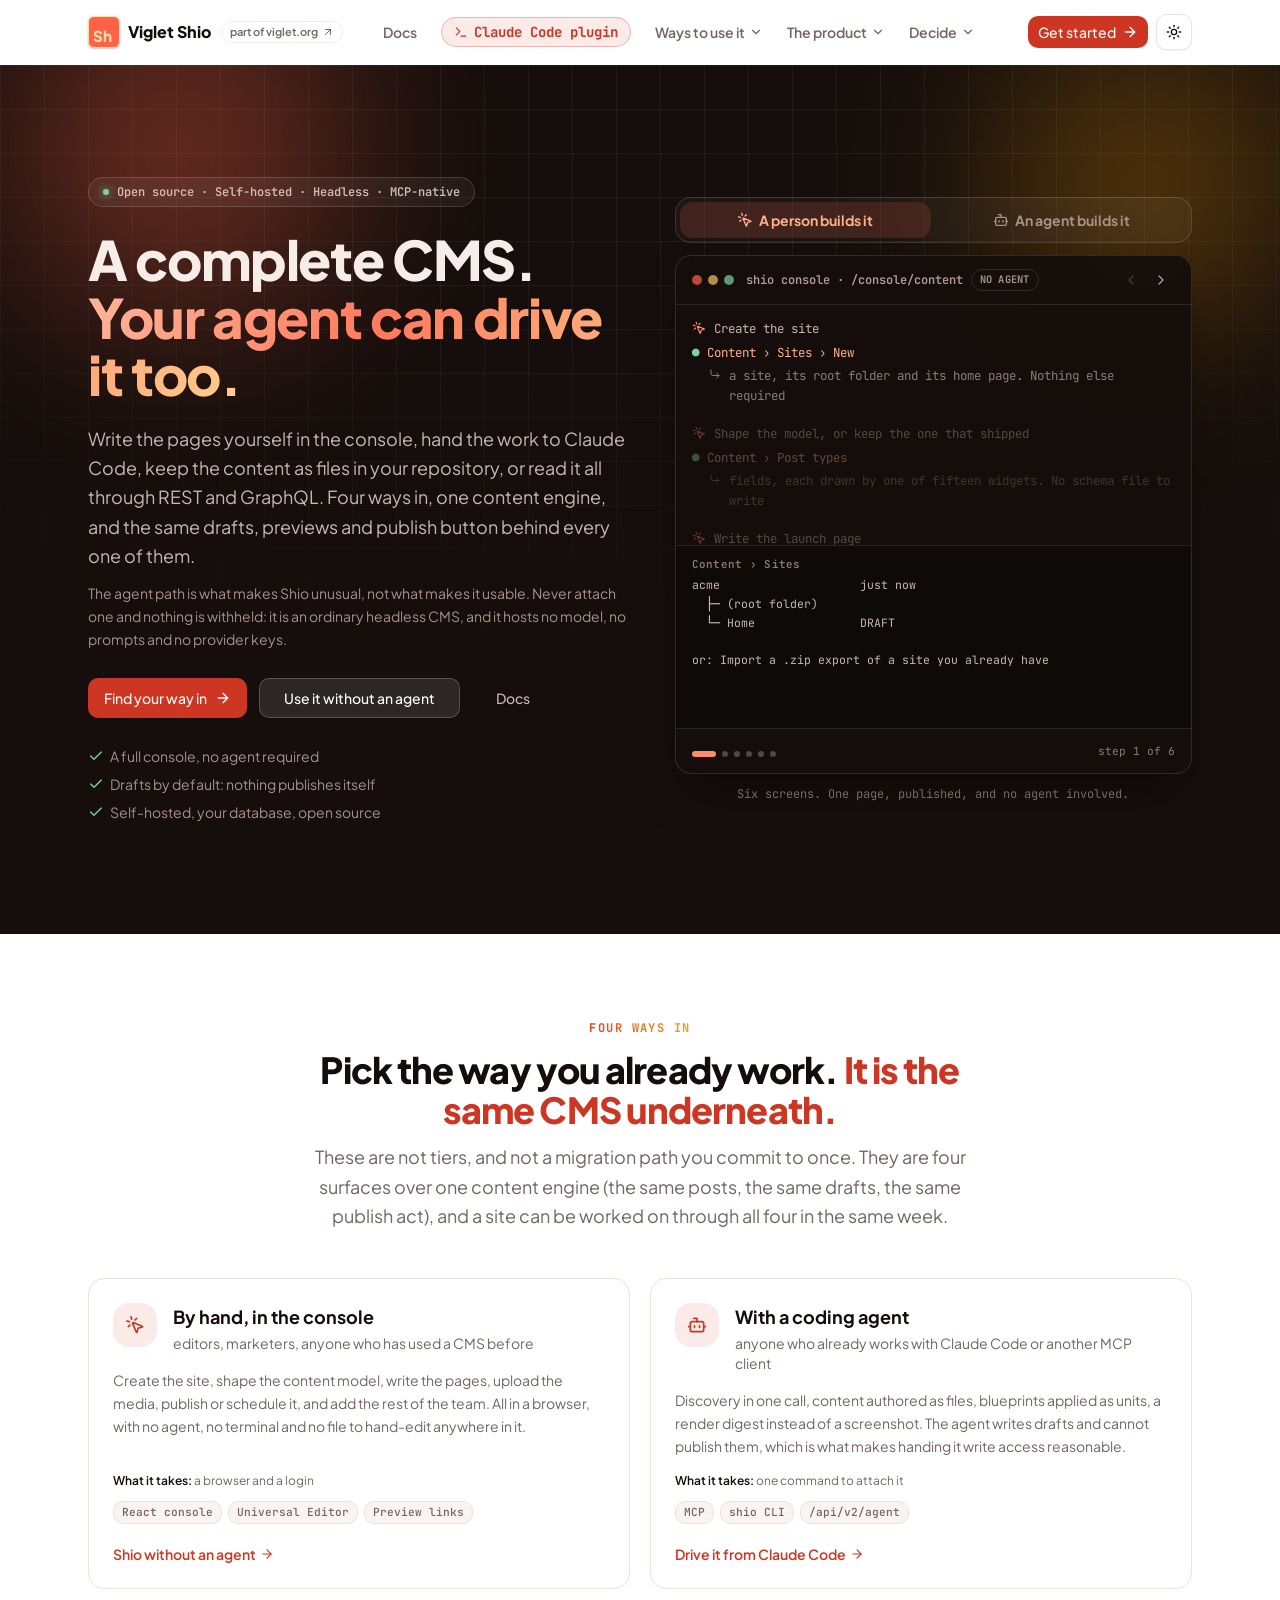
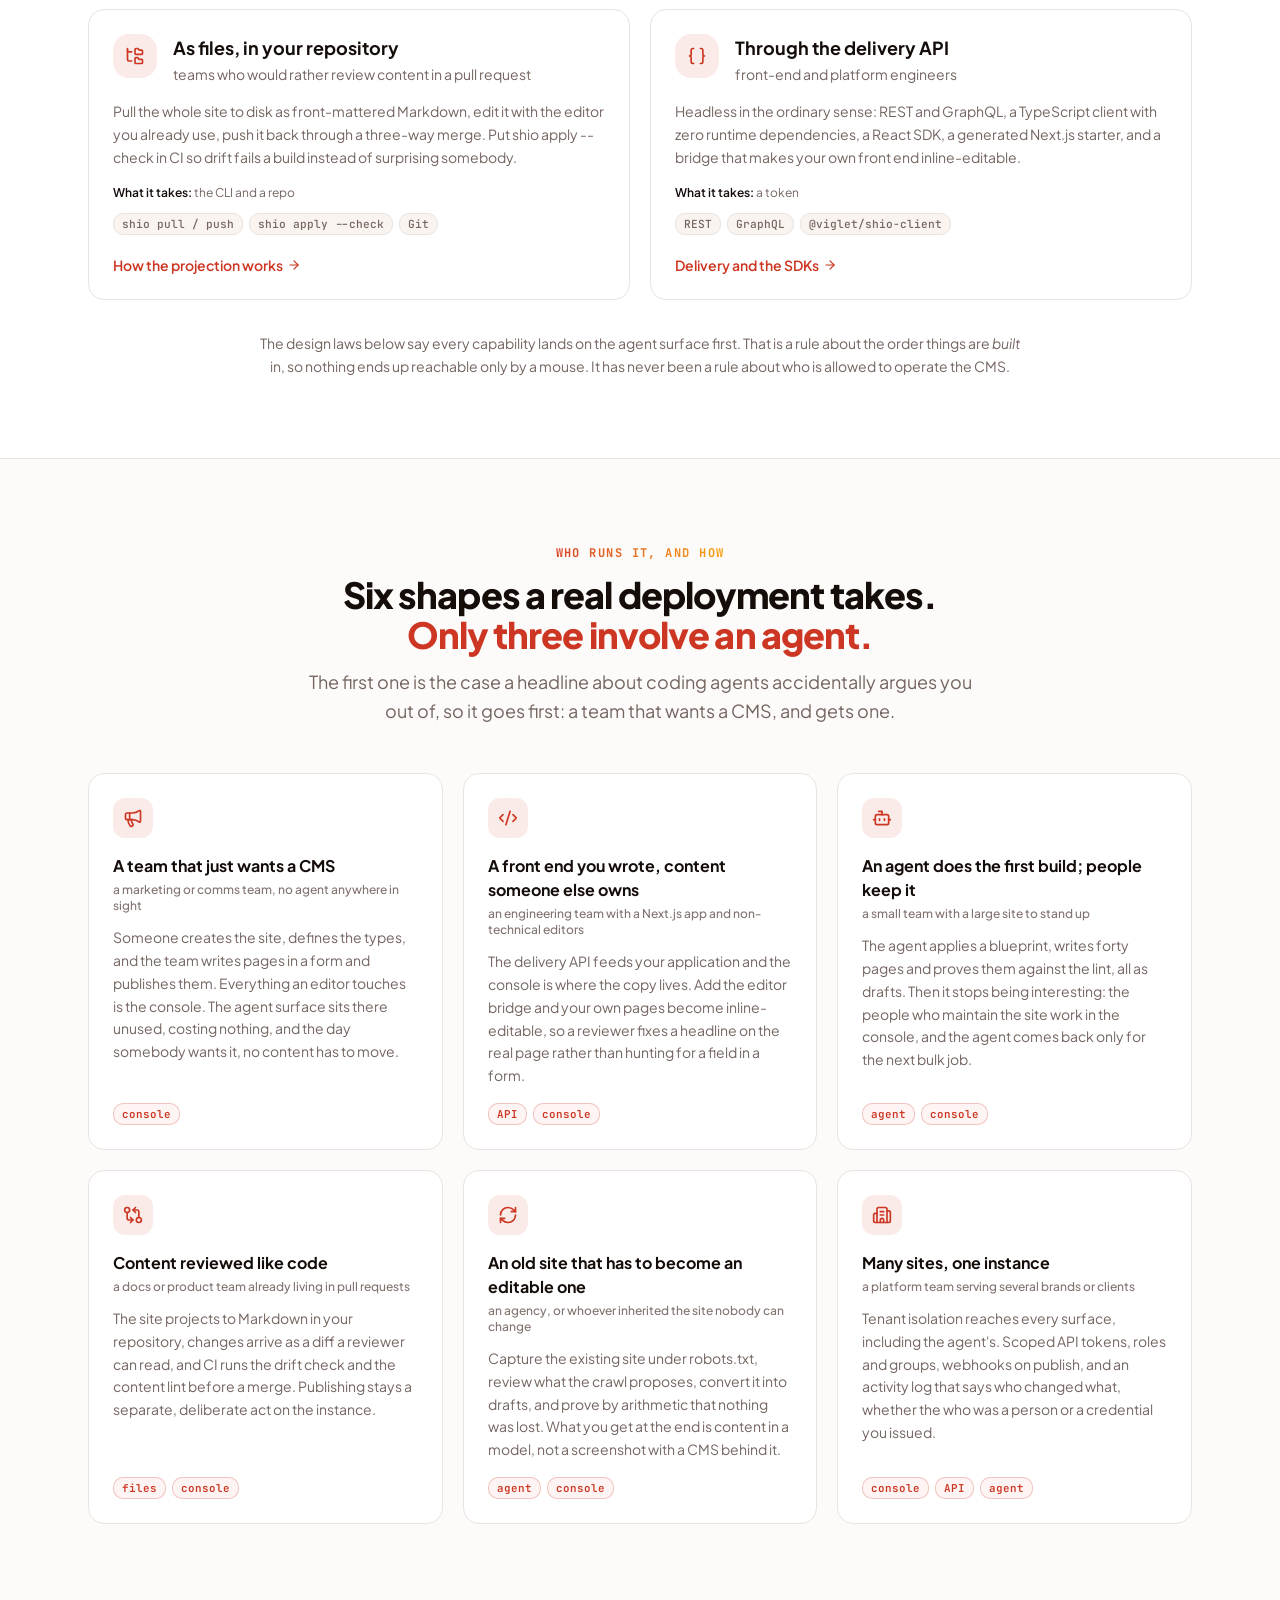
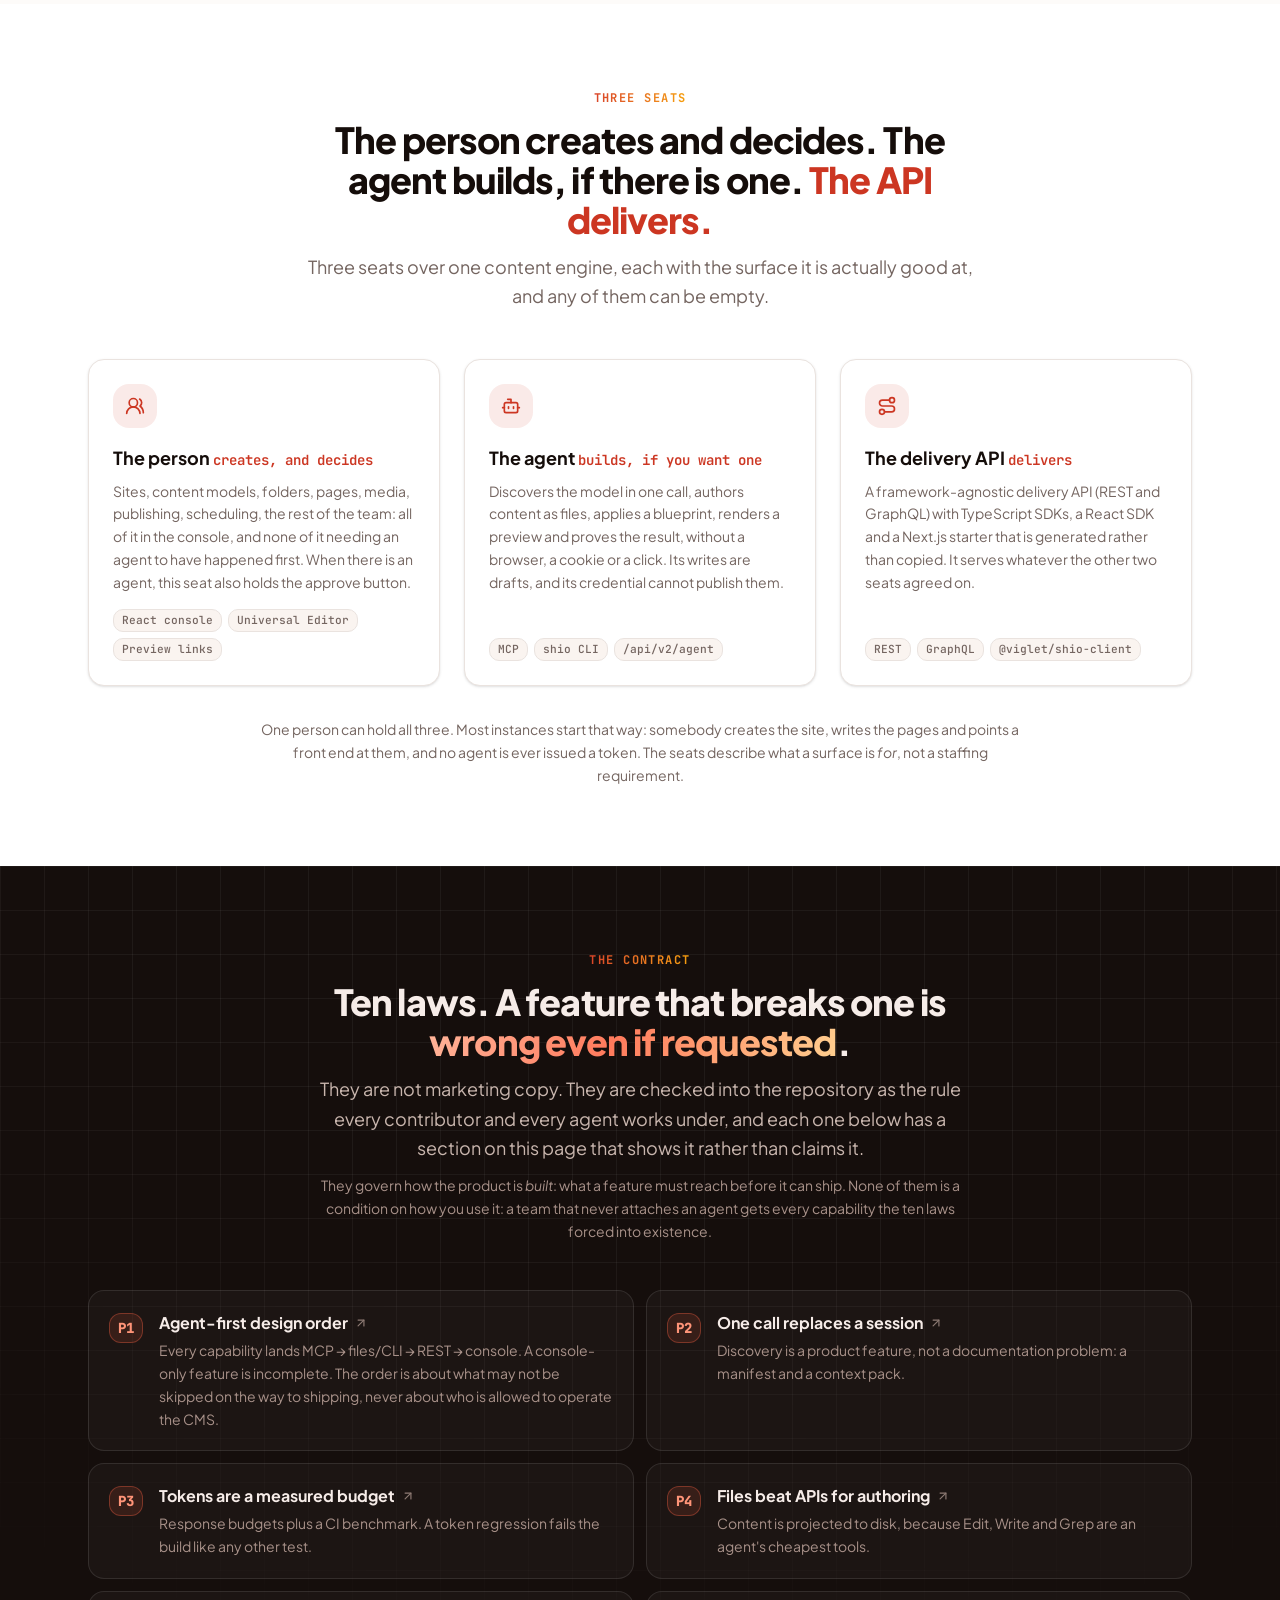
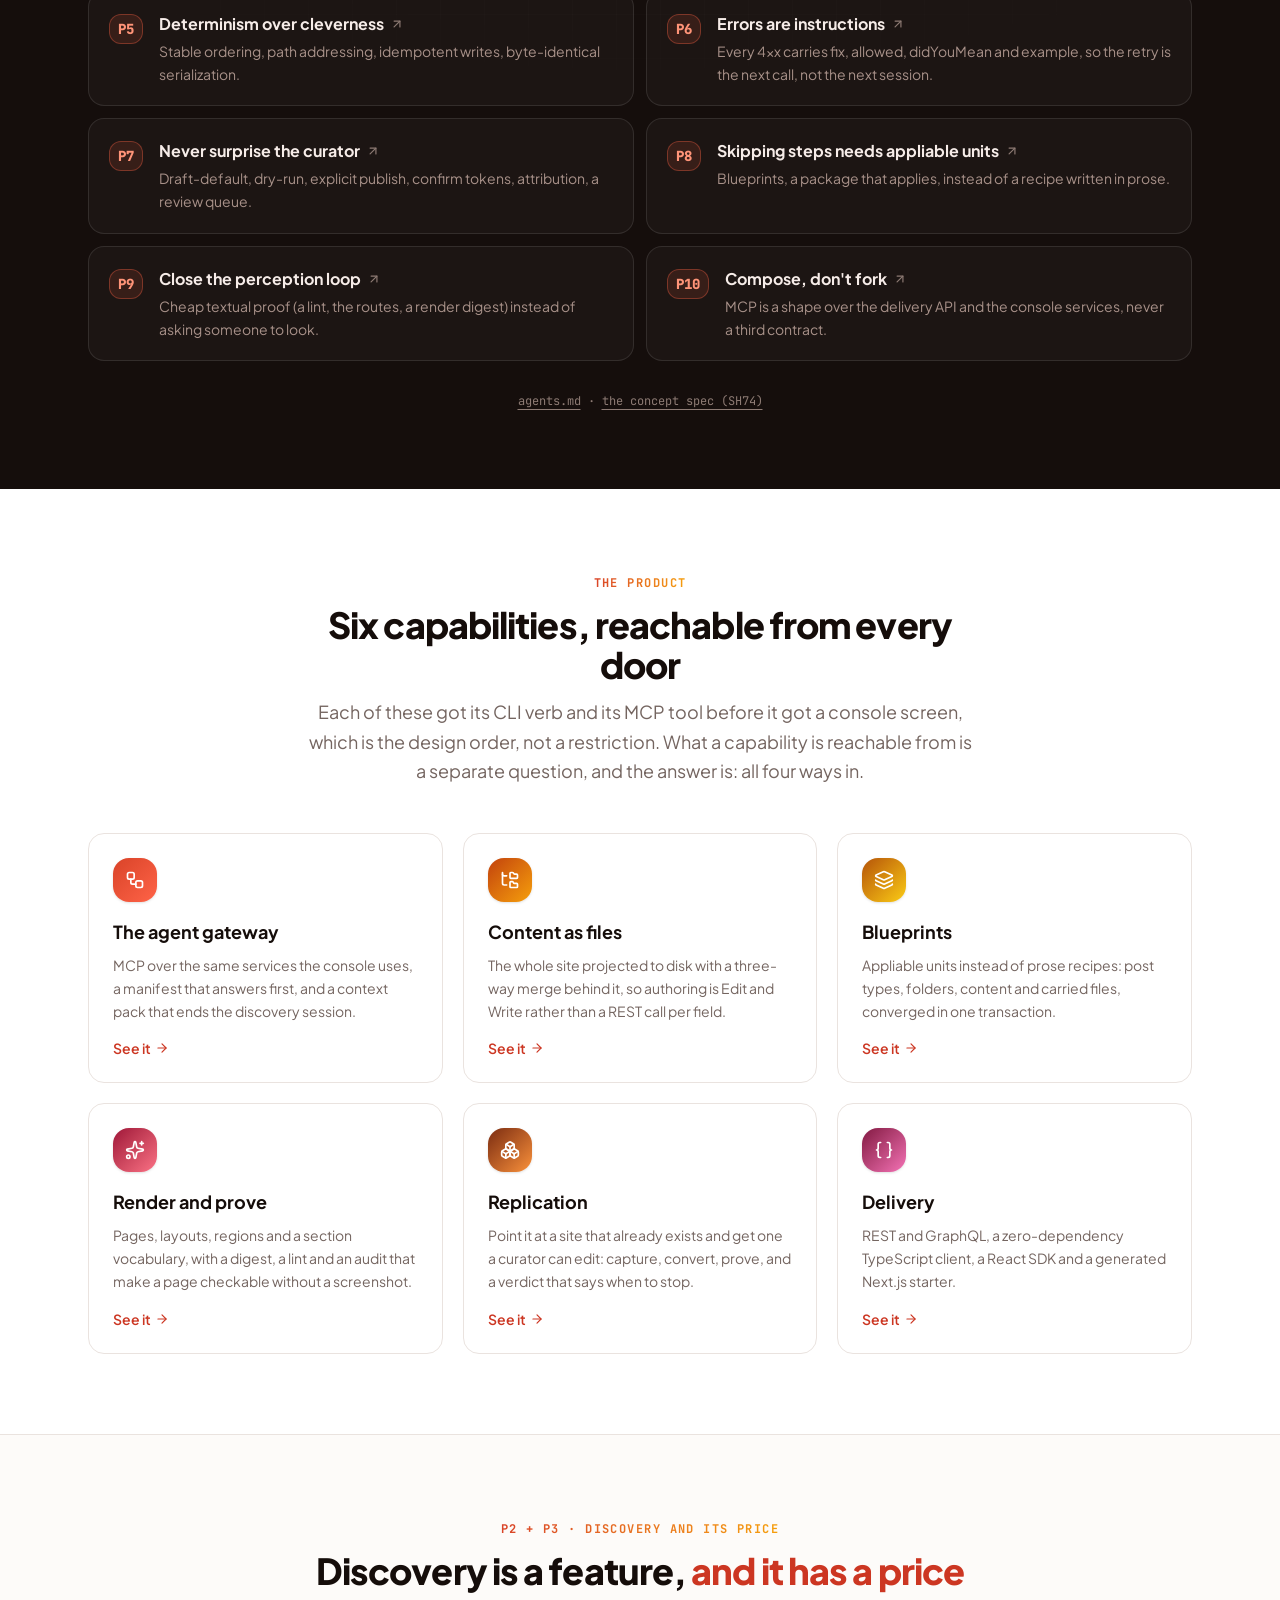
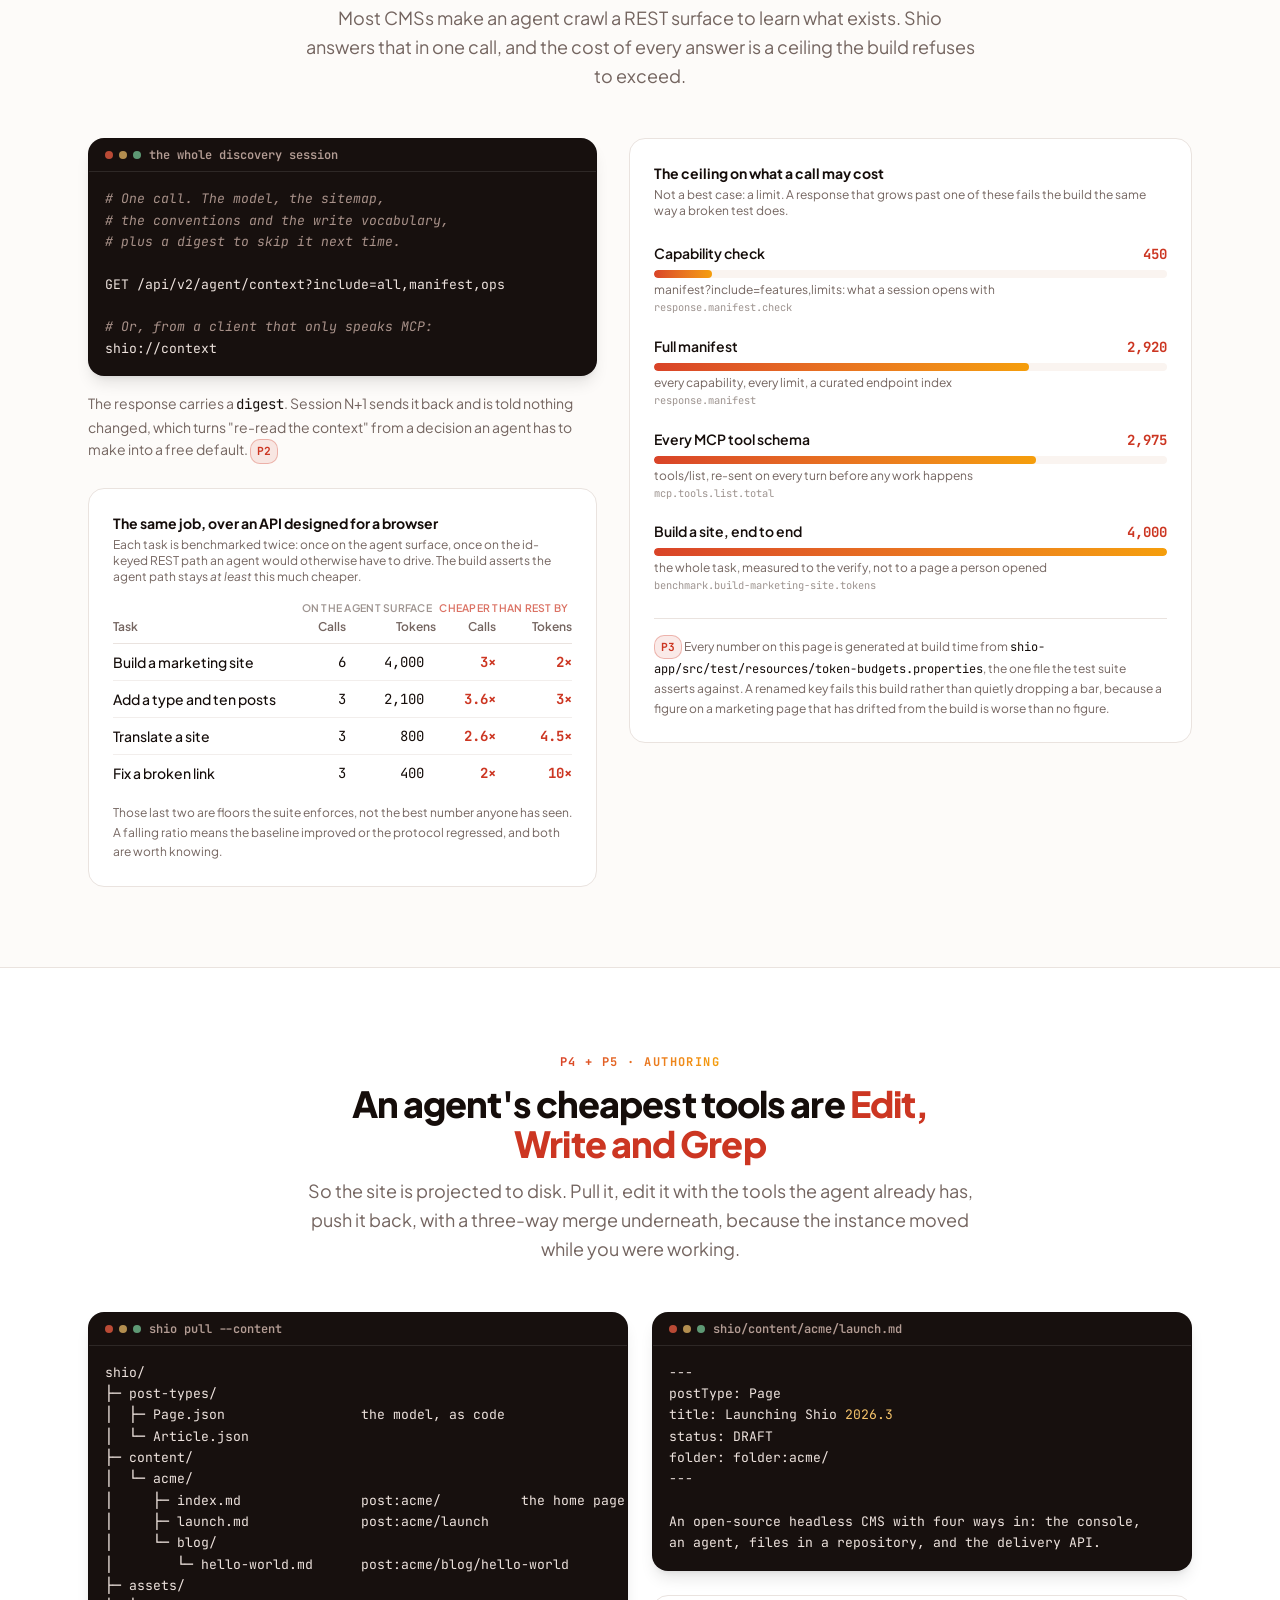
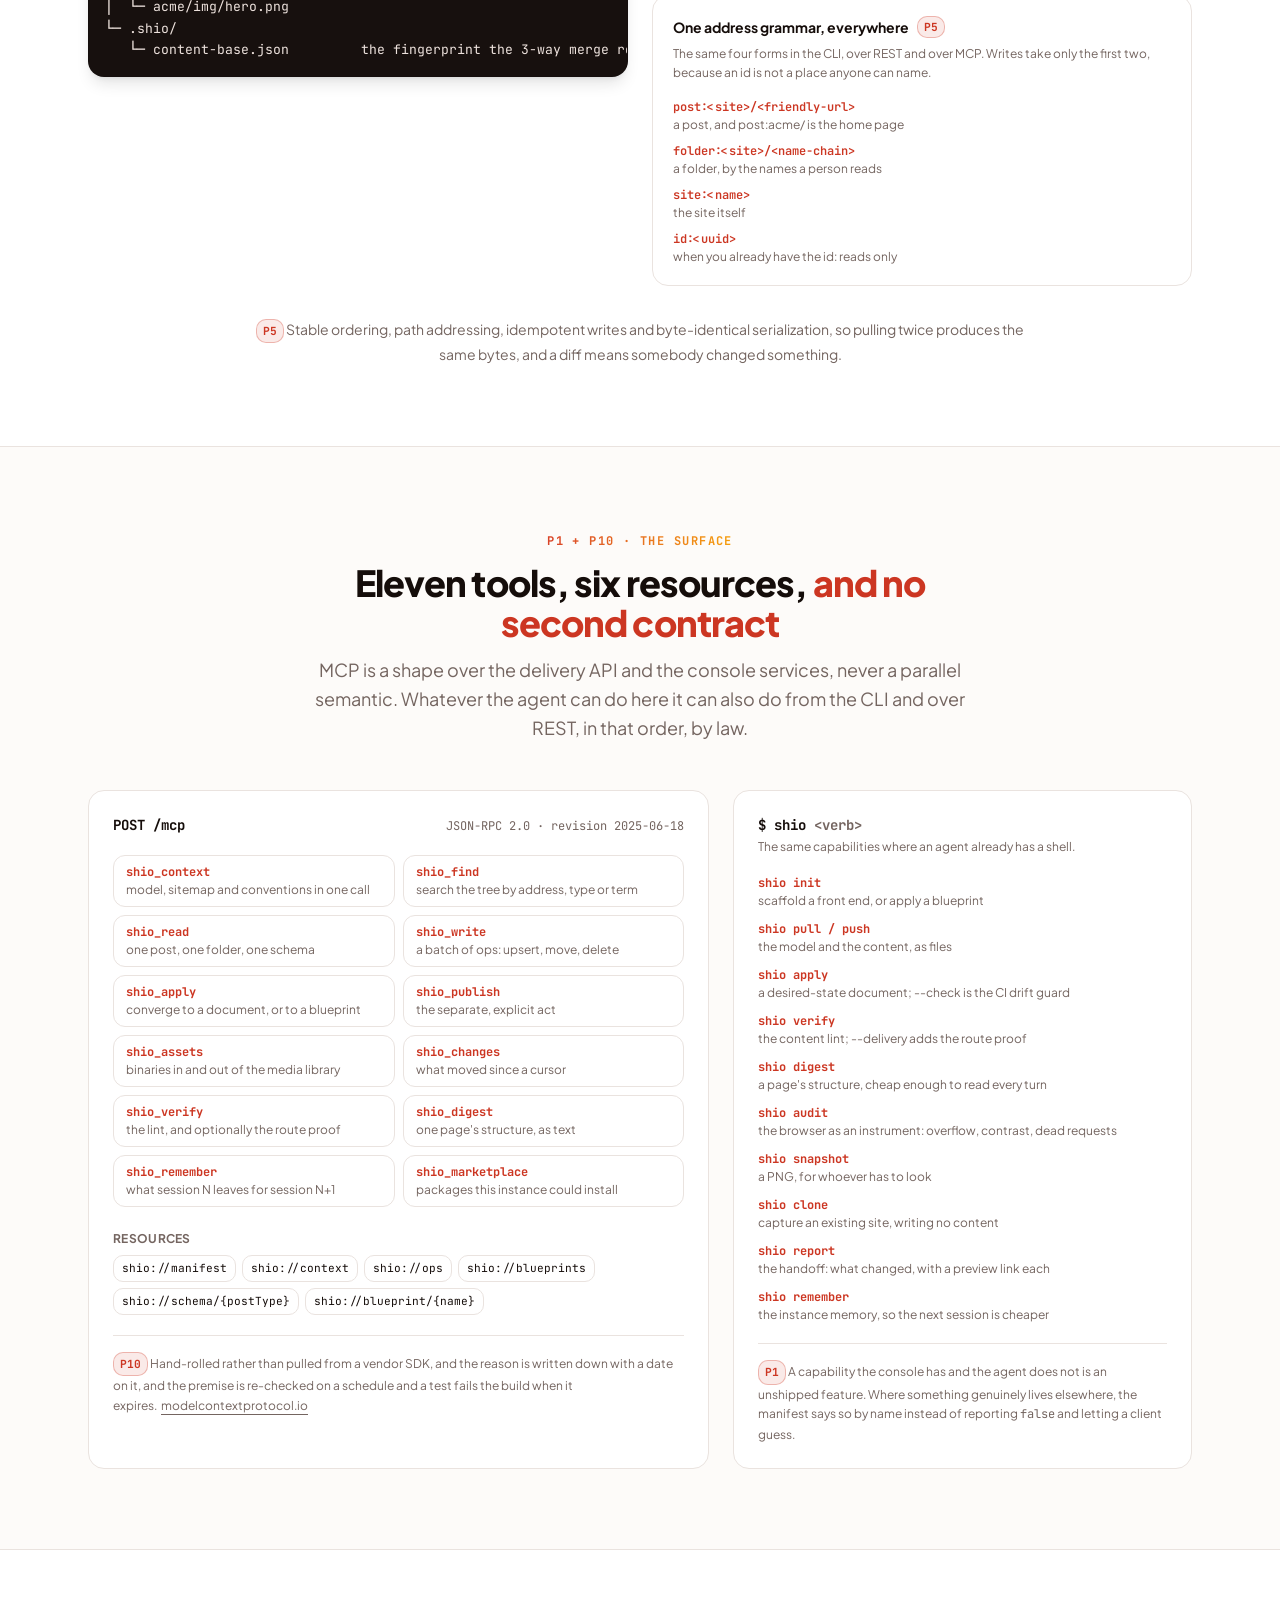
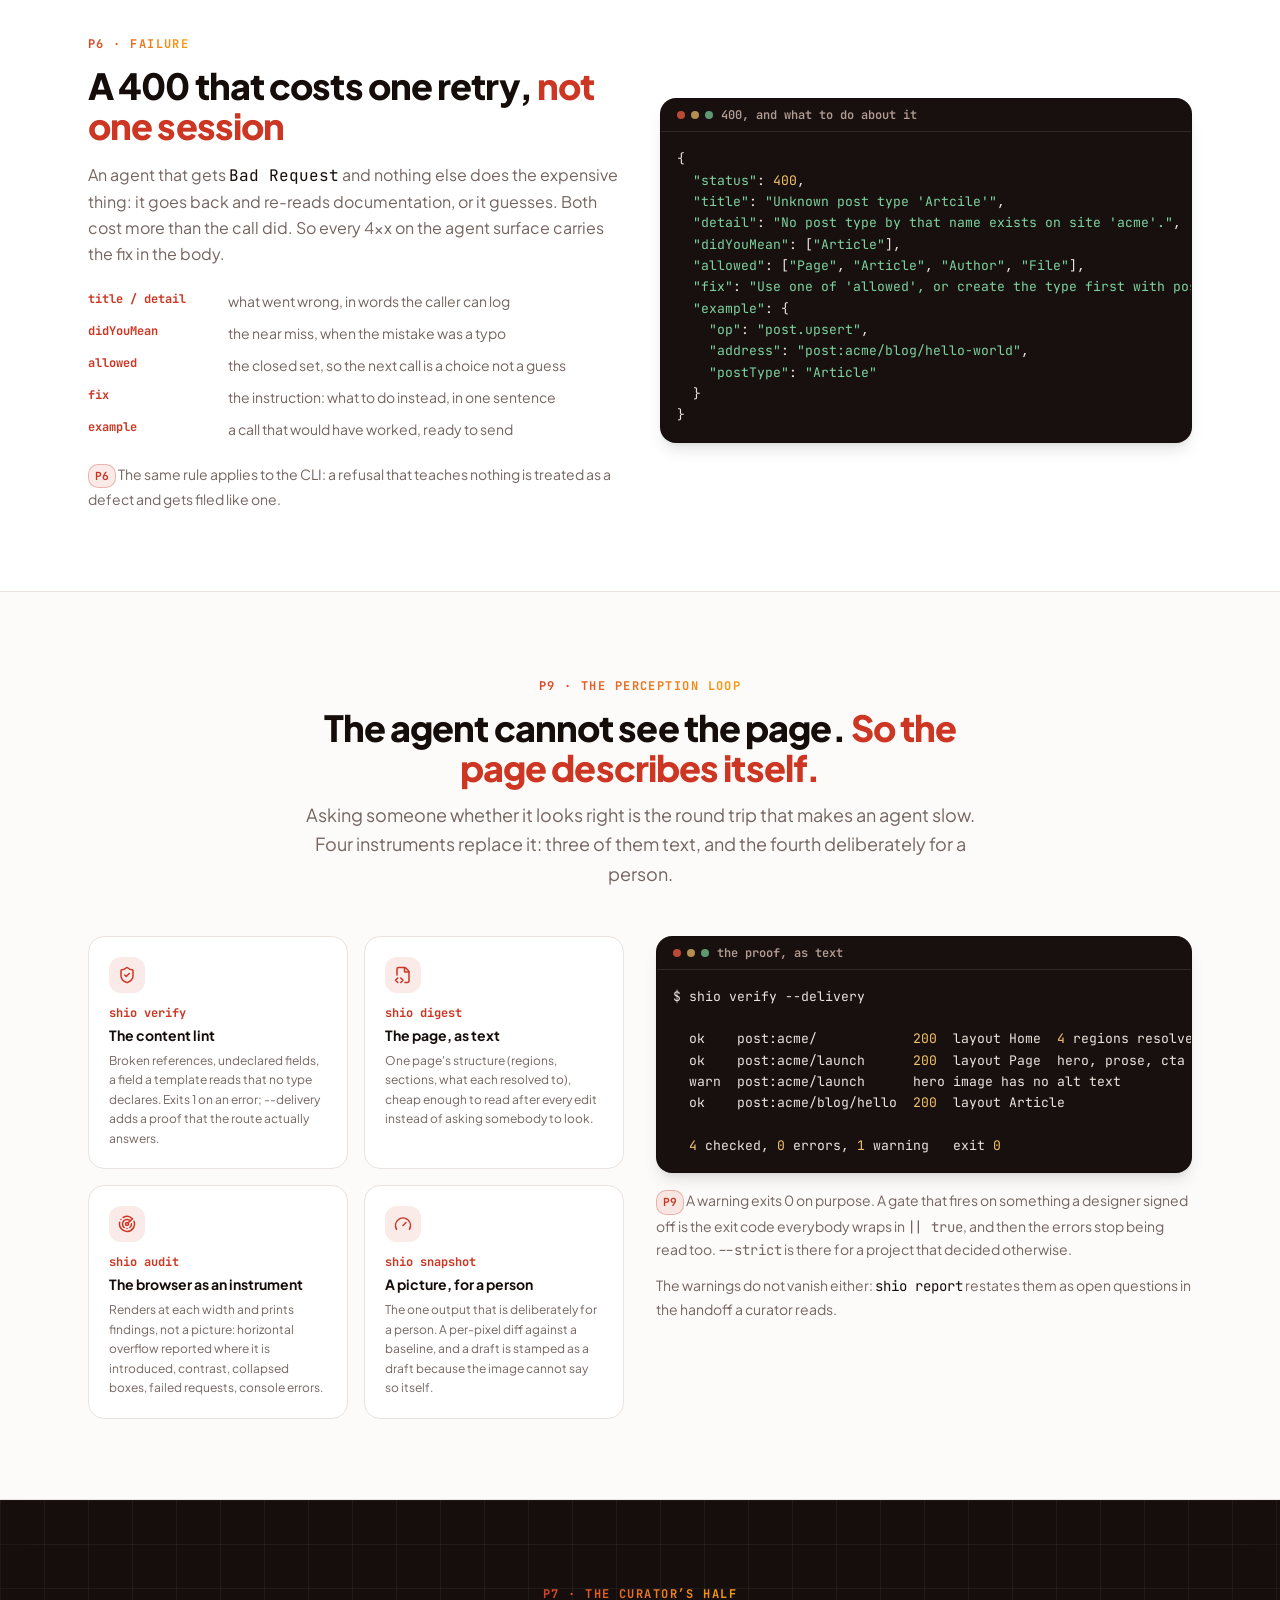
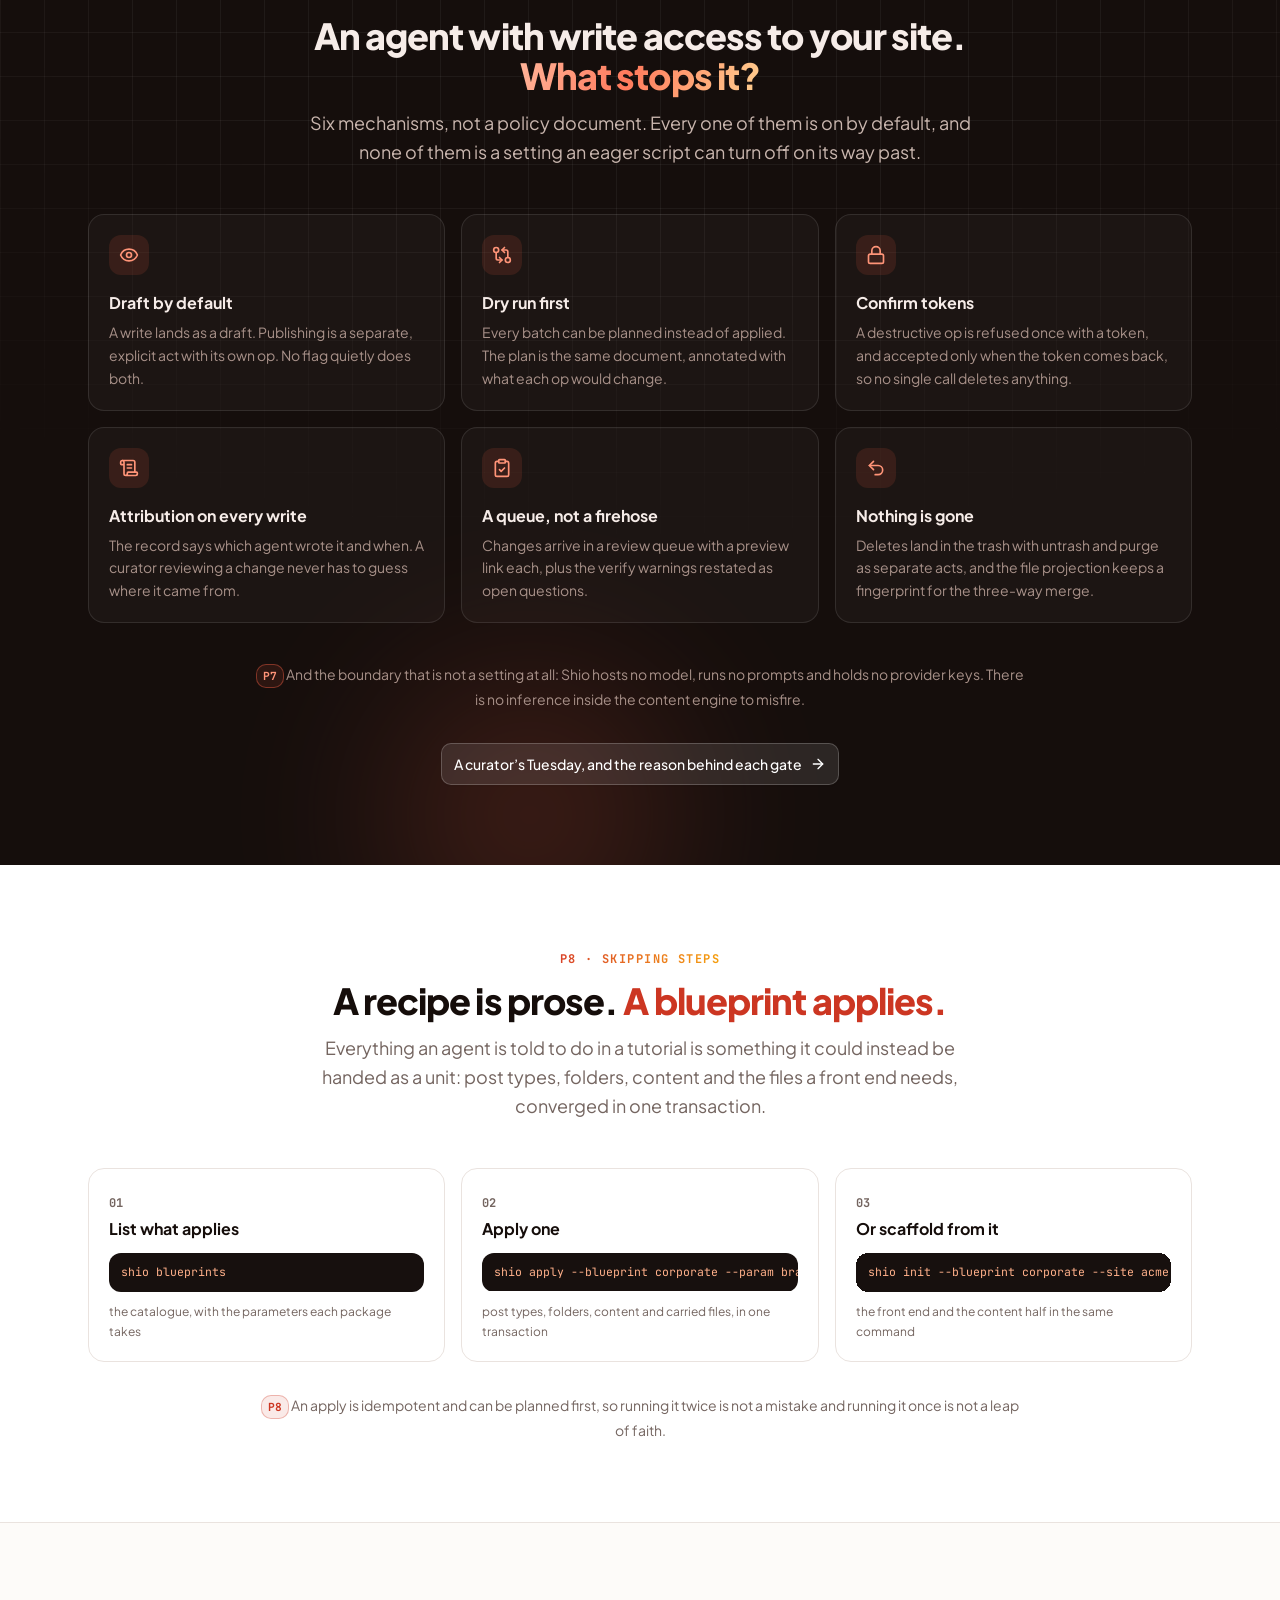
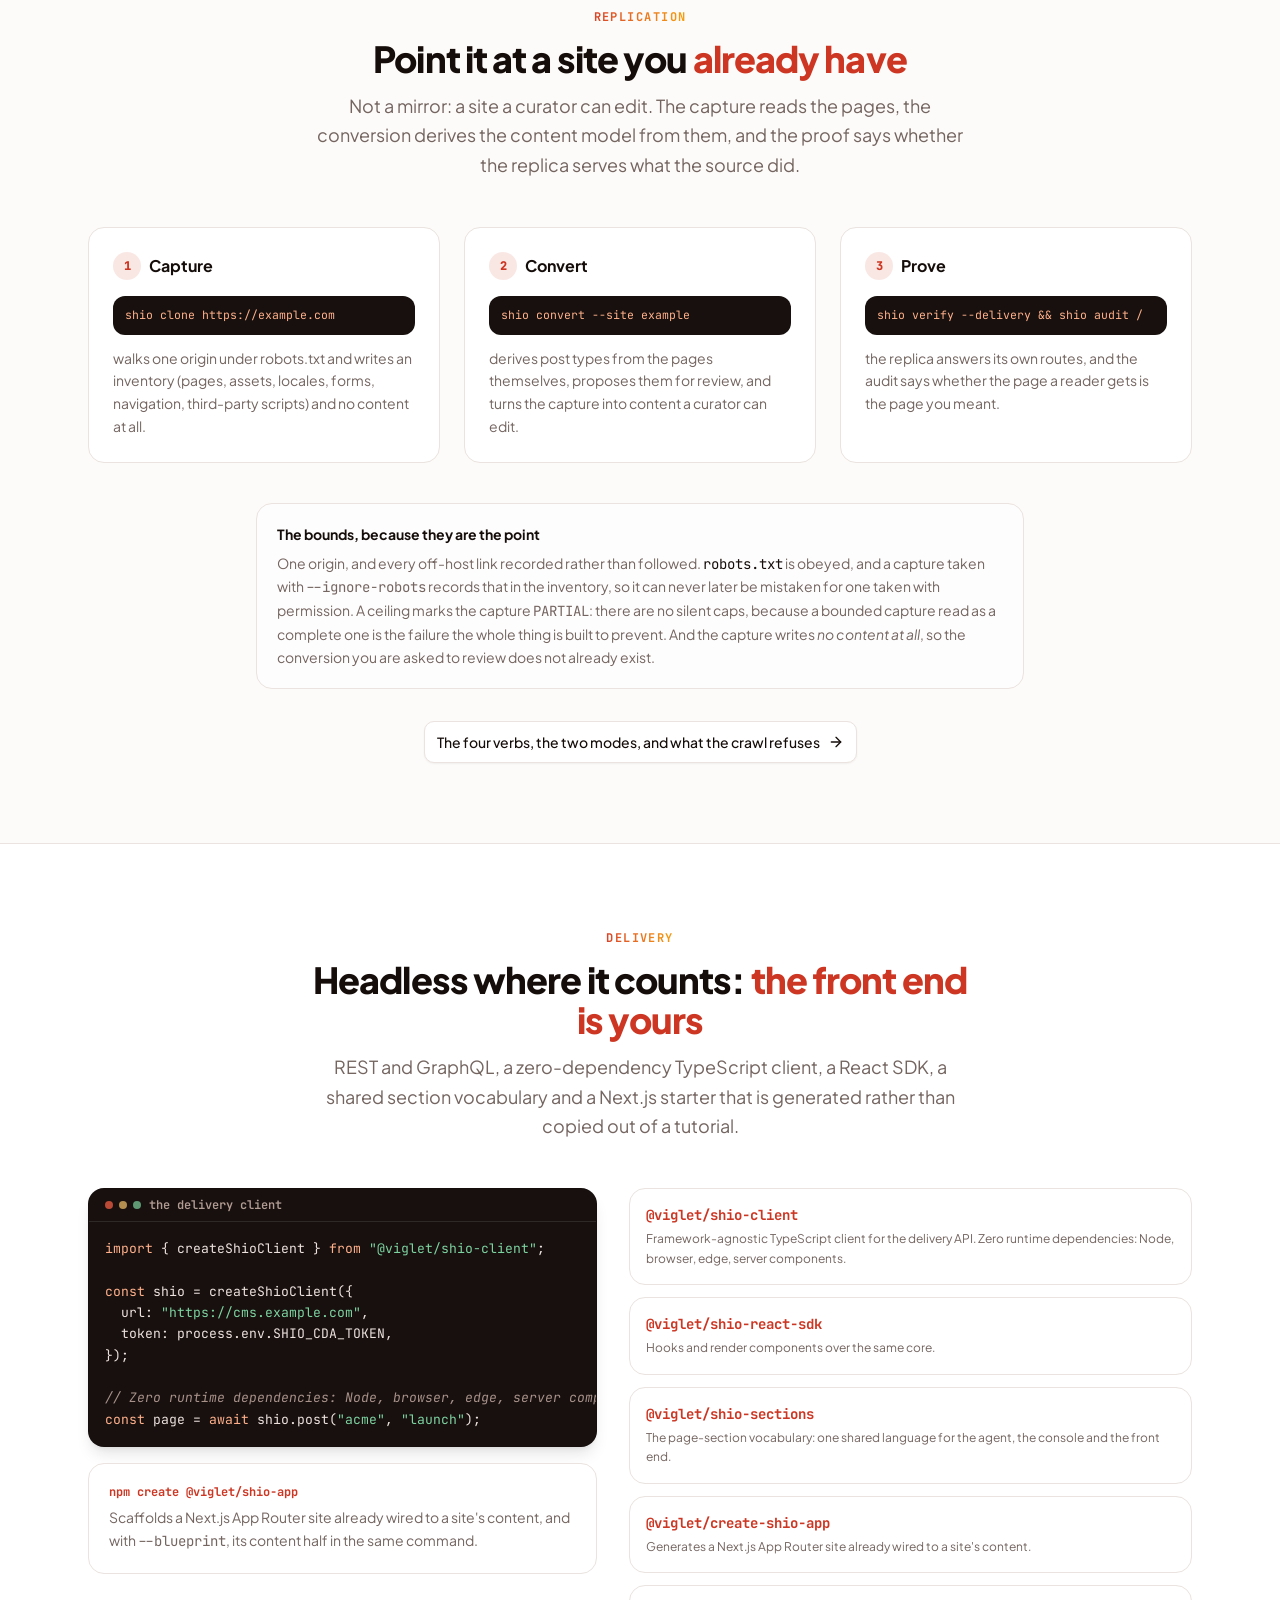
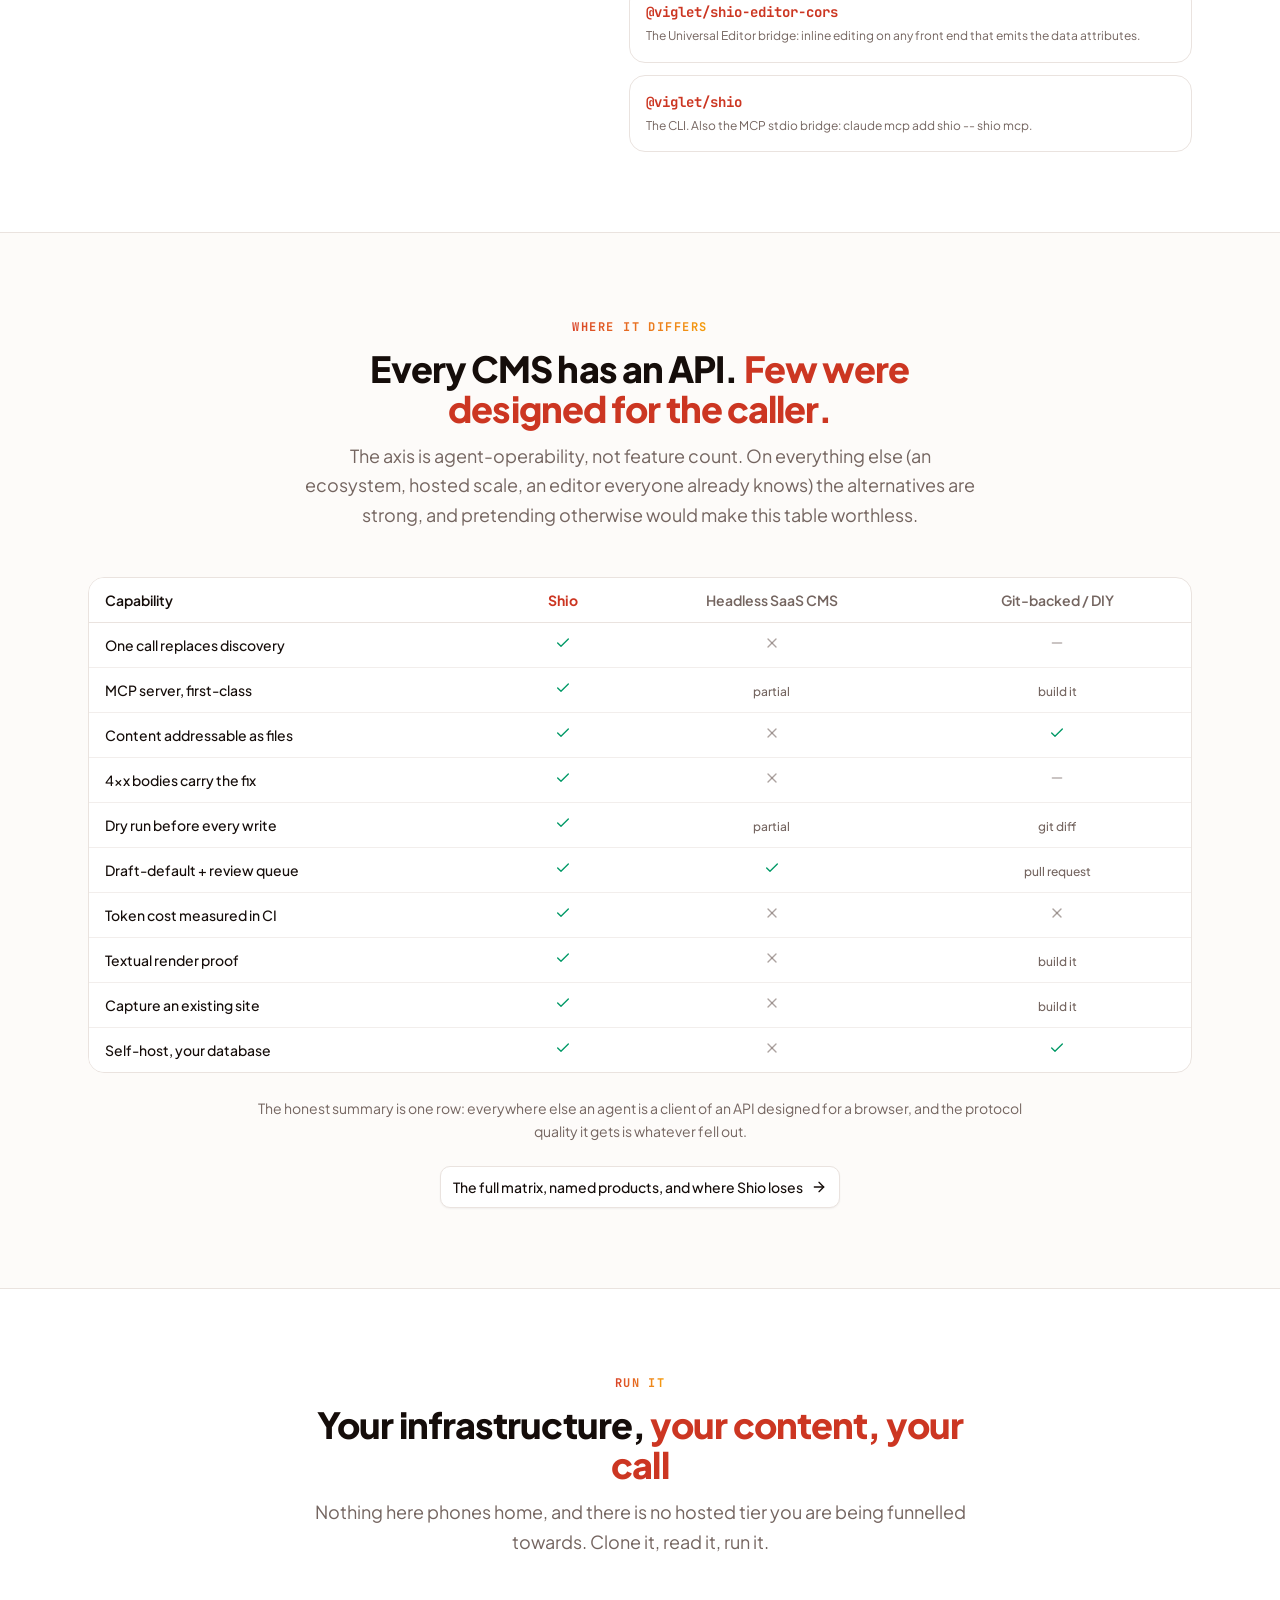
<file: curator/index.html>
<!doctype html>
<html lang="en">
  <head>
    <meta charset="UTF-8" />
    <meta name="viewport" content="width=device-width, initial-scale=1.0" />
    <title>The curator’s half: what stops the agent | Viglet Shio</title>
    <meta name="description" content="An agent wrote nine pages last night and nobody has seen them yet. The curator half of Shio: the review queue an agent token cannot reach, expiring preview links, inline editing on the rendered page, draft-published diff and restore, reversible deletes, and the six gates that are on by default rather than configurable." />
    <meta name="theme-color" content="#FF6347" />
    <meta property="og:title" content="The curator’s half: what stops the agent | Viglet Shio" />
    <meta property="og:description" content="A complete CMS, agent-ready and not agent-only. Console, agent, files or API: four ways in, one content engine. Open source and self-hosted." />
    <meta property="og:type" content="website" />
    <meta property="og:url" content="https://shio.viglet.org/curator/" />
    <meta property="og:image" content="https://shio.viglet.org/og.png" />
    <meta property="og:image:width" content="1200" />
    <meta property="og:image:height" content="630" />
    <link rel="canonical" href="https://shio.viglet.org/curator/" />
    <meta name="twitter:card" content="summary_large_image" />
    <meta name="twitter:image" content="https://shio.viglet.org/og.png" />
    <!-- anti-FOUC: apply the stored theme class before first paint (the prerendered HTML paints before the bundle) -->
    <script>
      (function () {
        try {
          var t = localStorage.getItem("shio-site-theme") || "system";
          var dark =
            t === "dark" ||
            (t === "system" &&
              globalThis.matchMedia("(prefers-color-scheme: dark)").matches);
          document.documentElement.classList.toggle("dark", dark);
        } catch (e) {
          /* storage blocked: fall back to the default (light) theme */
        }
      })();
    </script>
    <link rel="icon" type="image/svg+xml" href="/favicon.svg" />
    <link rel="preconnect" href="https://fonts.googleapis.com" />
    <link rel="preconnect" href="https://fonts.gstatic.com" crossorigin />
    <link
      href="https://fonts.googleapis.com/css2?family=Plus+Jakarta+Sans:ital,wght@0,400;0,500;0,600;0,700;0,800;1,400&family=JetBrains+Mono:wght@400;500;700&display=swap"
      rel="stylesheet"
    />
    <!-- Google Analytics: page views, counted in the Viglet property beside viglet.org -->
    <script async src="https://www.googletagmanager.com/gtag/js?id=G-SMSL7R3897"></script>
    <script>
      window.dataLayer = window.dataLayer || [];
      function gtag() {
        dataLayer.push(arguments);
      }
      gtag("js", new Date());
      gtag("config", "G-SMSL7R3897");
    </script>
    <script type="module" crossorigin src="/assets/index-T42SRaM4.js"></script>
    <link rel="stylesheet" crossorigin href="/assets/index-Dx7gC5NM.css">
  </head>
  <body>
    <div id="root"><div class="flex min-h-screen flex-col"><header class="sticky top-0 z-50 backdrop-blur-md transition-colors border-b border-transparent bg-background/60"><div class="mx-auto w-full max-w-6xl px-6 flex h-16 items-center gap-4"><div class="flex shrink-0 items-center gap-2.5"><a href="/" class="text-base" aria-label="Viglet Shio home"><span class="items-center gap-2 font-extrabold hidden sm:inline-flex"><div aria-label="Sh" style="display:inline-flex;align-items:center;justify-content:flex-start;width:32px;height:32px;flex-shrink:0;background-color:#FF6347;color:#FFDEAD;padding-left:4px;border-radius:6px;border-width:1px;border-style:solid;border-color:#FFDEAD;box-shadow:0 0px 1px rgba(0,0,0,0.22), 0 1px 2px rgba(0,0,0,0.19);box-sizing:border-box;overflow:hidden;user-select:none"><span style="font-size:15px;font-weight:900;line-height:1;margin-top:8px">Sh</span></div><span>Viglet Shio</span></span><span class="inline-flex items-center gap-2 font-extrabold sm:hidden"><div aria-label="Sh" style="display:inline-flex;align-items:center;justify-content:flex-start;width:32px;height:32px;flex-shrink:0;background-color:#FF6347;color:#FFDEAD;padding-left:4px;border-radius:6px;border-width:1px;border-style:solid;border-color:#FFDEAD;box-shadow:0 0px 1px rgba(0,0,0,0.22), 0 1px 2px rgba(0,0,0,0.19);box-sizing:border-box;overflow:hidden;user-select:none"><span style="font-size:15px;font-weight:900;line-height:1;margin-top:8px">Sh</span></div></span></a><a href="https://www.viglet.org" class="hidden items-center gap-1 rounded-full border border-border/60 px-2 py-0.5 text-[11px] font-semibold whitespace-nowrap text-muted-foreground transition-colors hover:border-border hover:text-foreground sm:inline-flex">part of viglet.org<svg xmlns="http://www.w3.org/2000/svg" width="24" height="24" viewBox="0 0 24 24" fill="none" stroke="currentColor" stroke-width="2" stroke-linecap="round" stroke-linejoin="round" class="lucide lucide-arrow-up-right size-3" aria-hidden="true"><path d="M7 7h10v10"></path><path d="M7 17 17 7"></path></svg></a></div><nav class="ml-4 hidden items-center gap-5 lg:flex xl:ml-6 xl:gap-6"><a href="https://docs.viglet.org/shio/" class="text-sm font-semibold whitespace-nowrap text-muted-foreground transition-colors hover:text-foreground">Docs</a><a href="/claude-code/" class="inline-flex items-center gap-1.5 rounded-full border border-primary/30 bg-primary/10 px-3 py-1 font-mono text-sm font-bold whitespace-nowrap text-primary transition-colors hover:border-primary/50 hover:bg-primary/15"><svg xmlns="http://www.w3.org/2000/svg" width="24" height="24" viewBox="0 0 24 24" fill="none" stroke="currentColor" stroke-width="2" stroke-linecap="round" stroke-linejoin="round" class="lucide lucide-terminal size-3.5" aria-hidden="true"><path d="M12 19h8"></path><path d="m4 17 6-6-6-6"></path></svg>Claude Code plugin</a><button type="button" id="radix-_R_f5_" aria-haspopup="menu" aria-expanded="false" data-state="closed" class="group flex items-center gap-1 text-sm font-semibold whitespace-nowrap text-muted-foreground outline-hidden transition-colors hover:text-foreground data-[state=open]:text-foreground">Ways to use it<svg xmlns="http://www.w3.org/2000/svg" width="24" height="24" viewBox="0 0 24 24" fill="none" stroke="currentColor" stroke-width="2" stroke-linecap="round" stroke-linejoin="round" class="lucide lucide-chevron-down size-3.5 transition-transform group-data-[state=open]:rotate-180" aria-hidden="true"><path d="m6 9 6 6 6-6"></path></svg></button><button type="button" id="radix-_R_n5_" aria-haspopup="menu" aria-expanded="false" data-state="closed" class="group flex items-center gap-1 text-sm font-semibold whitespace-nowrap text-muted-foreground outline-hidden transition-colors hover:text-foreground data-[state=open]:text-foreground">The product<svg xmlns="http://www.w3.org/2000/svg" width="24" height="24" viewBox="0 0 24 24" fill="none" stroke="currentColor" stroke-width="2" stroke-linecap="round" stroke-linejoin="round" class="lucide lucide-chevron-down size-3.5 transition-transform group-data-[state=open]:rotate-180" aria-hidden="true"><path d="m6 9 6 6 6-6"></path></svg></button><button type="button" id="radix-_R_v5_" aria-haspopup="menu" aria-expanded="false" data-state="closed" class="group flex items-center gap-1 text-sm font-semibold whitespace-nowrap text-muted-foreground outline-hidden transition-colors hover:text-foreground data-[state=open]:text-foreground">Decide<svg xmlns="http://www.w3.org/2000/svg" width="24" height="24" viewBox="0 0 24 24" fill="none" stroke="currentColor" stroke-width="2" stroke-linecap="round" stroke-linejoin="round" class="lucide lucide-chevron-down size-3.5 transition-transform group-data-[state=open]:rotate-180" aria-hidden="true"><path d="m6 9 6 6 6-6"></path></svg></button></nav><div class="ml-auto flex items-center gap-2"><a href="https://docs.viglet.org/shio/" data-slot="button" class="inline-flex items-center justify-center whitespace-nowrap text-sm font-medium transition-all disabled:pointer-events-none disabled:opacity-50 [&amp;_svg]:pointer-events-none [&amp;_svg:not([class*=&#x27;size-&#x27;])]:size-4 shrink-0 [&amp;_svg]:shrink-0 outline-none focus-visible:border-ring focus-visible:ring-ring/50 focus-visible:ring-[3px] aria-invalid:ring-destructive/20 dark:aria-invalid:ring-destructive/40 aria-invalid:border-destructive bg-primary text-primary-foreground shadow-xs hover:bg-primary/90 h-8 rounded-md gap-1.5 px-3 has-[&gt;svg]:px-2.5">Get started<svg xmlns="http://www.w3.org/2000/svg" width="24" height="24" viewBox="0 0 24 24" fill="none" stroke="currentColor" stroke-width="2" stroke-linecap="round" stroke-linejoin="round" class="lucide lucide-arrow-right size-4" aria-hidden="true"><path d="M5 12h14"></path><path d="m12 5 7 7-7 7"></path></svg></a><button data-slot="button" class="inline-flex items-center justify-center gap-2 whitespace-nowrap rounded-md text-sm font-medium transition-all disabled:pointer-events-none disabled:opacity-50 [&amp;_svg]:pointer-events-none [&amp;_svg:not([class*=&#x27;size-&#x27;])]:size-4 shrink-0 [&amp;_svg]:shrink-0 outline-none focus-visible:border-ring focus-visible:ring-ring/50 focus-visible:ring-[3px] aria-invalid:ring-destructive/20 dark:aria-invalid:ring-destructive/40 aria-invalid:border-destructive border bg-background shadow-xs hover:bg-accent hover:text-accent-foreground dark:bg-input/30 dark:border-input dark:hover:bg-input/50 size-9" type="button" id="radix-_R_5l_" aria-haspopup="menu" aria-expanded="false" data-state="closed"><svg xmlns="http://www.w3.org/2000/svg" width="24" height="24" viewBox="0 0 24 24" fill="none" stroke="currentColor" stroke-width="2" stroke-linecap="round" stroke-linejoin="round" class="lucide lucide-sun h-[1.2rem] w-[1.2rem] scale-100 rotate-0 transition-all dark:scale-0 dark:-rotate-90" aria-hidden="true"><circle cx="12" cy="12" r="4"></circle><path d="M12 2v2"></path><path d="M12 20v2"></path><path d="m4.93 4.93 1.41 1.41"></path><path d="m17.66 17.66 1.41 1.41"></path><path d="M2 12h2"></path><path d="M20 12h2"></path><path d="m6.34 17.66-1.41 1.41"></path><path d="m19.07 4.93-1.41 1.41"></path></svg><svg xmlns="http://www.w3.org/2000/svg" width="24" height="24" viewBox="0 0 24 24" fill="none" stroke="currentColor" stroke-width="2" stroke-linecap="round" stroke-linejoin="round" class="lucide lucide-moon absolute h-[1.2rem] w-[1.2rem] scale-0 rotate-90 transition-all dark:scale-100 dark:rotate-0" aria-hidden="true"><path d="M20.985 12.486a9 9 0 1 1-9.473-9.472c.405-.022.617.46.402.803a6 6 0 0 0 8.268 8.268c.344-.215.825-.004.803.401"></path></svg><span class="sr-only">Toggle theme</span></button><button type="button" aria-label="Open menu" aria-expanded="false" class="flex size-9 items-center justify-center rounded-lg text-muted-foreground transition-colors hover:bg-muted hover:text-foreground lg:hidden"><svg xmlns="http://www.w3.org/2000/svg" width="24" height="24" viewBox="0 0 24 24" fill="none" stroke="currentColor" stroke-width="2" stroke-linecap="round" stroke-linejoin="round" class="lucide lucide-menu size-5" aria-hidden="true"><path d="M4 5h16"></path><path d="M4 12h16"></path><path d="M4 19h16"></path></svg></button></div></div></header><main class="flex-1"><section id="top" class="relative isolate overflow-hidden bg-[#150e0c] py-16 text-[#f6ece8] sm:py-20"><div class="grid-bg pointer-events-none absolute inset-0 -z-10"></div><div class="animate-orb-a pointer-events-none absolute -top-40 left-1/3 -z-10 h-[420px] w-[420px] rounded-full bg-[radial-gradient(circle,#ff6347,transparent_70%)] opacity-40 blur-[70px]"></div><div class="mx-auto w-full px-6 max-w-3xl"><span class="inline-block bg-gradient-to-r from-[#d94328] to-[#f59e0b] bg-clip-text font-mono text-xs font-bold tracking-[0.12em] text-transparent uppercase">The curator’s half</span><h1 class="mt-3 text-3xl font-extrabold leading-[1.1] tracking-tight sm:text-4xl lg:text-5xl">An agent wrote nine pages last night.<!-- --> <span class="text-gradient">Nobody has seen them yet.</span></h1><p class="mt-5 text-lg leading-relaxed text-[#c9b6ae]">That sentence is the product. Shio is built so a coding agent can do the work and a person still decides what the world sees, not as a policy somebody wrote down, but as mechanisms that are on by default and that an eager script cannot switch off on its way past.</p><div class="mt-7"><div class="flex flex-wrap gap-3"><a href="#day" data-slot="button" class="inline-flex items-center justify-center gap-2 whitespace-nowrap text-sm font-medium transition-all disabled:pointer-events-none disabled:opacity-50 [&amp;_svg]:pointer-events-none [&amp;_svg:not([class*=&#x27;size-&#x27;])]:size-4 shrink-0 [&amp;_svg]:shrink-0 outline-none focus-visible:border-ring focus-visible:ring-ring/50 focus-visible:ring-[3px] aria-invalid:ring-destructive/20 dark:aria-invalid:ring-destructive/40 aria-invalid:border-destructive bg-primary text-primary-foreground shadow-xs hover:bg-primary/90 h-10 rounded-md px-6 has-[&gt;svg]:px-4">A curator&#x27;s Tuesday <svg xmlns="http://www.w3.org/2000/svg" width="24" height="24" viewBox="0 0 24 24" fill="none" stroke="currentColor" stroke-width="2" stroke-linecap="round" stroke-linejoin="round" class="lucide lucide-arrow-right size-4" aria-hidden="true"><path d="M5 12h14"></path><path d="m12 5 7 7-7 7"></path></svg></a><a href="#gates" data-slot="button" class="inline-flex items-center justify-center gap-2 whitespace-nowrap text-sm font-medium transition-all disabled:pointer-events-none disabled:opacity-50 [&amp;_svg]:pointer-events-none [&amp;_svg:not([class*=&#x27;size-&#x27;])]:size-4 shrink-0 [&amp;_svg]:shrink-0 outline-none focus-visible:border-ring focus-visible:ring-ring/50 focus-visible:ring-[3px] aria-invalid:ring-destructive/20 dark:aria-invalid:ring-destructive/40 aria-invalid:border-destructive border shadow-xs dark:border-input dark:hover:bg-input/50 h-10 rounded-md px-6 has-[&gt;svg]:px-4 border-white/20 bg-white/10 text-white hover:bg-white/20 hover:text-white dark:bg-white/10">The six gates</a></div></div></div></section><section id="day" class="py-20"><div class="mx-auto w-full px-6 max-w-3xl"><div class="mx-auto mb-12 max-w-2xl text-center"><span class="inline-block bg-gradient-to-r from-[#d94328] to-[#f59e0b] bg-clip-text font-mono text-xs font-bold tracking-[0.12em] text-transparent uppercase">What it looks like</span><h2 class="mt-3 text-3xl font-extrabold tracking-tight sm:text-4xl">Half an hour on a<!-- --> <span class="text-primary">Tuesday morning</span></h2><p class="mt-3 text-base leading-relaxed text-muted-foreground sm:text-lg">Not an architecture diagram. This is the whole interaction most curators will ever have with the fact that an agent built the site.</p></div><ol class="relative space-y-6 border-l border-border pl-8"><li class="relative"><span class="absolute -left-[2.28rem] top-1 flex size-4 items-center justify-center rounded-full border-2 border-primary bg-background"></span><p class="font-mono text-xs font-bold tracking-wide text-primary uppercase">Overnight</p><h3 class="mt-1 font-bold">The agent worked, and published nothing</h3><p class="mt-1.5 text-sm leading-relaxed text-muted-foreground">It read the model, wrote nine pages and proved them against the lint. Every one of them is a draft. The site your readers see has not changed.</p></li><li class="relative"><span class="absolute -left-[2.28rem] top-1 flex size-4 items-center justify-center rounded-full border-2 border-primary bg-background"></span><p class="font-mono text-xs font-bold tracking-wide text-primary uppercase">09:10</p><h3 class="mt-1 font-bold">A queue, not a diff to hunt through</h3><p class="mt-1.5 text-sm leading-relaxed text-muted-foreground">“The agent proposed 9 changes.” One session, what each change touched, and two buttons that mean something: approve, or revert.</p></li><li class="relative"><span class="absolute -left-[2.28rem] top-1 flex size-4 items-center justify-center rounded-full border-2 border-primary bg-background"></span><p class="font-mono text-xs font-bold tracking-wide text-primary uppercase">09:14</p><h3 class="mt-1 font-bold">You open the page before anyone else can</h3><p class="mt-1.5 text-sm leading-relaxed text-muted-foreground">A preview link opens the real rendered page, from a token that expires and is scoped to that one post, not a staging environment somebody has to keep in sync.</p></li><li class="relative"><span class="absolute -left-[2.28rem] top-1 flex size-4 items-center justify-center rounded-full border-2 border-primary bg-background"></span><p class="font-mono text-xs font-bold tracking-wide text-primary uppercase">09:22</p><h3 class="mt-1 font-bold">You fix the headline where you can see it</h3><p class="mt-1.5 text-sm leading-relaxed text-muted-foreground">Inline, on the rendered page itself, through the visual editor, rather than hunting for the field in a form that looks nothing like the result.</p></li><li class="relative"><span class="absolute -left-[2.28rem] top-1 flex size-4 items-center justify-center rounded-full border-2 border-primary bg-background"></span><p class="font-mono text-xs font-bold tracking-wide text-primary uppercase">09:30</p><h3 class="mt-1 font-bold">You publish, or you schedule it</h3><p class="mt-1.5 text-sm leading-relaxed text-muted-foreground">Publishing is its own act. Or set a date and let the sweep fire it. It is the same path, so anything listening for a publish hears the identical event.</p></li></ol></div></section><section id="lifecycle" class="border-y border-border bg-muted/40 py-20"><div class="mx-auto w-full max-w-6xl px-6"><div class="mx-auto mb-12 max-w-2xl text-center"><span class="inline-block bg-gradient-to-r from-[#d94328] to-[#f59e0b] bg-clip-text font-mono text-xs font-bold tracking-[0.12em] text-transparent uppercase">The lifecycle</span><h2 class="mt-3 text-3xl font-extrabold tracking-tight sm:text-4xl">Five states, and only one of them is public</h2><p class="mt-3 text-base leading-relaxed text-muted-foreground sm:text-lg">A published post is an immutable snapshot sitting beside the editable draft rather than an entry in a long history, which is exactly why the diff, the restore and the preview are cheap enough to be always available.</p></div><ol class="grid gap-3 sm:grid-cols-2 lg:grid-cols-5"><li class="flex flex-col rounded-xl border border-border bg-card p-5"><span class="font-mono text-xs font-bold text-muted-foreground">01</span><h3 class="mt-1 font-mono text-sm font-bold text-primary">DRAFT</h3><p class="mt-2 text-xs leading-relaxed text-muted-foreground">The editable row. Every agent write lands here, and so does yours.</p></li><li class="flex flex-col rounded-xl border border-border bg-card p-5"><span class="font-mono text-xs font-bold text-muted-foreground">02</span><h3 class="mt-1 font-mono text-sm font-bold text-primary">PREVIEW</h3><p class="mt-2 text-xs leading-relaxed text-muted-foreground">An expiring, single-post token that opens the real rendered page.</p></li><li class="flex flex-col rounded-xl border border-border bg-card p-5"><span class="font-mono text-xs font-bold text-muted-foreground">03</span><h3 class="mt-1 font-mono text-sm font-bold text-primary">PUBLISHED</h3><p class="mt-2 text-xs leading-relaxed text-muted-foreground">An immutable snapshot beside the draft, which is what makes diff and restore cheap.</p></li><li class="flex flex-col rounded-xl border border-border bg-card p-5"><span class="font-mono text-xs font-bold text-muted-foreground">04</span><h3 class="mt-1 font-mono text-sm font-bold text-primary">SCHEDULED</h3><p class="mt-2 text-xs leading-relaxed text-muted-foreground">A publish or unpublish instant; a sweep fires it down the same path.</p></li><li class="flex flex-col rounded-xl border border-border bg-card p-5"><span class="font-mono text-xs font-bold text-muted-foreground">05</span><h3 class="mt-1 font-mono text-sm font-bold text-primary">TRASH</h3><p class="mt-2 text-xs leading-relaxed text-muted-foreground">Reversible. Restore and purge are separate acts, and purge is the one nobody does by accident.</p></li></ol></div></section><section id="editing" class="py-20"><div class="mx-auto w-full max-w-6xl px-6"><div class="grid items-center gap-10 lg:grid-cols-[1fr_1fr] [&amp;&gt;*]:min-w-0"><div><span class="inline-block bg-gradient-to-r from-[#d94328] to-[#f59e0b] bg-clip-text font-mono text-xs font-bold tracking-[0.12em] text-transparent uppercase">On the page itself</span><h2 class="mt-3 text-3xl font-extrabold tracking-tight sm:text-4xl">Fix the headline<!-- --> <span class="text-primary">where you can see it</span></h2><p class="mt-4 text-base leading-relaxed text-muted-foreground">The renderer annotates what it renders, so the visual editor knows which field on which post produced the words under the cursor. You click the headline on the page and you are editing the headline, not hunting for it in a form that looks nothing like the result.</p><p class="mt-4 text-sm leading-relaxed text-muted-foreground">It works on the built-in renderer and on a front end of your own: a published bridge package makes any page editable once it emits the same annotations. And it edits the <em>draft</em>, so looking at a page and changing it are the same act with the same safety as every other write. <span class="inline-flex items-center rounded-md border px-1.5 py-0.5 font-mono text-[0.7rem] font-bold border-primary/30 bg-primary/10 text-primary">P7</span></p></div><div class="rounded-2xl border border-border bg-card p-6"><div class="flex items-center gap-2 border-b border-border pb-3"><span class="flex gap-1.5" aria-hidden="true"><span class="size-2.5 rounded-full bg-[#ff6347]/60"></span><span class="size-2.5 rounded-full bg-[#f5c46b]/60"></span><span class="size-2.5 rounded-full bg-[#7dd3a0]/60"></span></span><span class="font-mono text-xs text-muted-foreground">/preview/acme/launch</span><span class="ml-auto rounded-full bg-amber-500/15 px-2 py-0.5 font-mono text-[0.65rem] font-bold text-amber-700 uppercase dark:text-amber-400">draft</span></div><div class="space-y-3 pt-5"><div class="relative rounded-lg border-2 border-dashed border-primary/50 bg-primary/5 p-3"><span class="absolute -top-2.5 left-2 rounded bg-primary px-1.5 py-0.5 font-mono text-[0.6rem] font-bold text-primary-foreground">hero.heading</span><p class="text-lg font-extrabold">Launching Shio 2026.3</p><svg xmlns="http://www.w3.org/2000/svg" width="24" height="24" viewBox="0 0 24 24" fill="none" stroke="currentColor" stroke-width="2" stroke-linecap="round" stroke-linejoin="round" class="lucide lucide-mouse-pointer-click absolute -right-1 -bottom-1 size-5 text-primary" aria-hidden="true"><path d="M14 4.1 12 6"></path><path d="m5.1 8-2.9-.8"></path><path d="m6 12-1.9 2"></path><path d="M7.2 2.2 8 5.1"></path><path d="M9.037 9.69a.498.498 0 0 1 .653-.653l11 4.5a.5.5 0 0 1-.074.949l-4.349 1.041a1 1 0 0 0-.74.739l-1.04 4.35a.5.5 0 0 1-.95.074z"></path></svg></div><div class="rounded-lg border border-dashed border-border p-3"><p class="text-sm text-muted-foreground">An open-source headless CMS with four ways in: the console, an agent, files in a repository, and the delivery API.</p></div><div class="rounded-lg border border-dashed border-border p-3"><div class="h-16 rounded bg-muted"></div></div></div></div></div></div></section><section id="gates" class="relative isolate overflow-hidden bg-[#150e0c] py-20 text-[#f6ece8]"><div class="grid-bg pointer-events-none absolute inset-0 -z-10"></div><div class="animate-orb-a pointer-events-none absolute -top-32 left-1/4 -z-10 h-[420px] w-[420px] rounded-full bg-[radial-gradient(circle,#ff6347,transparent_70%)] opacity-30 blur-[80px]"></div><div class="mx-auto w-full max-w-6xl px-6"><div class="mx-auto mb-12 max-w-2xl text-center"><span class="inline-block bg-gradient-to-r from-[#ff8a6b] to-[#f5c46b] bg-clip-text font-mono text-xs font-bold tracking-[0.12em] text-transparent uppercase">The six gates</span><h2 class="mt-3 text-3xl font-extrabold tracking-tight sm:text-4xl">Each one is a mechanism, and<!-- --> <span class="text-gradient">each one has a reason</span></h2><p class="mt-3 text-base leading-relaxed text-[#c9b6ae] sm:text-lg">The reason is the interesting half. A rule with no argument behind it is a rule somebody will turn off the first time it is inconvenient.</p></div><div class="grid gap-4 md:grid-cols-2"><div class="rounded-xl border border-white/10 bg-white/[0.03] p-6"><div class="flex size-10 items-center justify-center rounded-lg bg-[#ff6347]/12 text-[#ff9478]"><svg xmlns="http://www.w3.org/2000/svg" width="24" height="24" viewBox="0 0 24 24" fill="none" stroke="currentColor" stroke-width="2" stroke-linecap="round" stroke-linejoin="round" class="lucide lucide-eye size-5" aria-hidden="true"><path d="M2.062 12.348a1 1 0 0 1 0-.696 10.75 10.75 0 0 1 19.876 0 1 1 0 0 1 0 .696 10.75 10.75 0 0 1-19.876 0"></path><circle cx="12" cy="12" r="3"></circle></svg></div><h3 class="mt-4 font-bold">Writing and publishing are different permissions</h3><p class="mt-2 text-sm leading-relaxed text-[#c9b6ae]">An agent&#x27;s write lands in DRAFT, and whether a credential may publish at all is a property of the token rather than of the call.</p><p class="mt-3 border-t border-white/10 pt-3 text-sm leading-relaxed text-[#a89189]"><span class="font-semibold text-[#ff9478]">Because</span> <!-- -->Anything able to write was previously able to publish, which made draft-by-default a convention instead of a gate.</p></div><div class="rounded-xl border border-white/10 bg-white/[0.03] p-6"><div class="flex size-10 items-center justify-center rounded-lg bg-[#ff6347]/12 text-[#ff9478]"><svg xmlns="http://www.w3.org/2000/svg" width="24" height="24" viewBox="0 0 24 24" fill="none" stroke="currentColor" stroke-width="2" stroke-linecap="round" stroke-linejoin="round" class="lucide lucide-lock size-5" aria-hidden="true"><rect width="18" height="11" x="3" y="11" rx="2" ry="2"></rect><path d="M7 11V7a5 5 0 0 1 10 0v4"></path></svg></div><h3 class="mt-4 font-bold">A delete takes two calls</h3><p class="mt-2 text-sm leading-relaxed text-[#c9b6ae]">A delete, a folder delete or any prune that would remove something is refused once with a confirm digest over exactly those deletions; the real run has to present it back.</p><p class="mt-3 border-t border-white/10 pt-3 text-sm leading-relaxed text-[#a89189]"><span class="font-semibold text-[#ff9478]">Because</span> <!-- -->A digest over the deletions means the second call cannot quietly cover more than the first one showed you.</p></div><div class="rounded-xl border border-white/10 bg-white/[0.03] p-6"><div class="flex size-10 items-center justify-center rounded-lg bg-[#ff6347]/12 text-[#ff9478]"><svg xmlns="http://www.w3.org/2000/svg" width="24" height="24" viewBox="0 0 24 24" fill="none" stroke="currentColor" stroke-width="2" stroke-linecap="round" stroke-linejoin="round" class="lucide lucide-git-compare-arrows size-5" aria-hidden="true"><circle cx="5" cy="6" r="3"></circle><path d="M12 6h5a2 2 0 0 1 2 2v7"></path><path d="m15 9-3-3 3-3"></path><circle cx="19" cy="18" r="3"></circle><path d="M12 18H7a2 2 0 0 1-2-2V9"></path><path d="m9 15 3 3-3 3"></path></svg></div><h3 class="mt-4 font-bold">The plan is the same document as the write</h3><p class="mt-2 text-sm leading-relaxed text-[#c9b6ae]">Any batch can be sent as a dry run. What comes back is that batch annotated with what each op would change, not a summary of it.</p><p class="mt-3 border-t border-white/10 pt-3 text-sm leading-relaxed text-[#a89189]"><span class="font-semibold text-[#ff9478]">Because</span> <!-- -->A preview in a different shape from the thing being previewed is a second implementation, and the two drift.</p></div><div class="rounded-xl border border-white/10 bg-white/[0.03] p-6"><div class="flex size-10 items-center justify-center rounded-lg bg-[#ff6347]/12 text-[#ff9478]"><svg xmlns="http://www.w3.org/2000/svg" width="24" height="24" viewBox="0 0 24 24" fill="none" stroke="currentColor" stroke-width="2" stroke-linecap="round" stroke-linejoin="round" class="lucide lucide-clipboard-check size-5" aria-hidden="true"><rect width="8" height="4" x="8" y="2" rx="1" ry="1"></rect><path d="M16 4h2a2 2 0 0 1 2 2v14a2 2 0 0 1-2 2H6a2 2 0 0 1-2-2V6a2 2 0 0 1 2-2h2"></path><path d="m9 14 2 2 4-4"></path></svg></div><h3 class="mt-4 font-bold">The agent cannot approve its own work</h3><p class="mt-2 text-sm leading-relaxed text-[#c9b6ae]">The review queue is console-authenticated and deliberately not on the agent namespace at all. An agent token cannot reach the approve call.</p><p class="mt-3 border-t border-white/10 pt-3 text-sm leading-relaxed text-[#a89189]"><span class="font-semibold text-[#ff9478]">Because</span> <!-- -->A credential that can both make a change and sign it off is not a review step, it is a log line.</p></div><div class="rounded-xl border border-white/10 bg-white/[0.03] p-6"><div class="flex size-10 items-center justify-center rounded-lg bg-[#ff6347]/12 text-[#ff9478]"><svg xmlns="http://www.w3.org/2000/svg" width="24" height="24" viewBox="0 0 24 24" fill="none" stroke="currentColor" stroke-width="2" stroke-linecap="round" stroke-linejoin="round" class="lucide lucide-undo-2 size-5" aria-hidden="true"><path d="M9 14 4 9l5-5"></path><path d="M4 9h10.5a5.5 5.5 0 0 1 5.5 5.5a5.5 5.5 0 0 1-5.5 5.5H11"></path></svg></div><h3 class="mt-4 font-bold">Deleting is reversible, and so is a folder</h3><p class="mt-2 text-sm leading-relaxed text-[#c9b6ae]">A deleted post goes to the trash with restore and purge as separate acts. A deleted folder leaves a trace that can be undone.</p><p class="mt-3 border-t border-white/10 pt-3 text-sm leading-relaxed text-[#a89189]"><span class="font-semibold text-[#ff9478]">Because</span> <!-- -->A mis-click that loses content is the failure a curator cannot recover from, and the one nobody reports until much later.</p></div><div class="rounded-xl border border-white/10 bg-white/[0.03] p-6"><div class="flex size-10 items-center justify-center rounded-lg bg-[#ff6347]/12 text-[#ff9478]"><svg xmlns="http://www.w3.org/2000/svg" width="24" height="24" viewBox="0 0 24 24" fill="none" stroke="currentColor" stroke-width="2" stroke-linecap="round" stroke-linejoin="round" class="lucide lucide-scroll-text size-5" aria-hidden="true"><path d="M15 12h-5"></path><path d="M15 8h-5"></path><path d="M19 17V5a2 2 0 0 0-2-2H4"></path><path d="M8 21h12a2 2 0 0 0 2-2v-1a1 1 0 0 0-1-1H11a1 1 0 0 0-1 1v1a2 2 0 1 1-4 0V5a2 2 0 1 0-4 0v2a1 1 0 0 0 1 1h3"></path></svg></div><h3 class="mt-4 font-bold">Every change has a name and a time on it</h3><p class="mt-2 text-sm leading-relaxed text-[#c9b6ae]">The history is written and readable, with an Activity view in the console. A published post is an immutable snapshot beside the editable draft, so the diff is always available.</p><p class="mt-3 border-t border-white/10 pt-3 text-sm leading-relaxed text-[#a89189]"><span class="font-semibold text-[#ff9478]">Because</span> <!-- -->Reviewing a change you cannot attribute is reviewing a rumour.</p></div></div></div></section><section id="shape" class="py-20"><div class="mx-auto w-full max-w-6xl px-6"><div class="mx-auto mb-12 max-w-2xl text-center"><span class="inline-block bg-gradient-to-r from-[#d94328] to-[#f59e0b] bg-clip-text font-mono text-xs font-bold tracking-[0.12em] text-transparent uppercase">In plain words</span><h2 class="mt-3 text-3xl font-extrabold tracking-tight sm:text-4xl">Three seats, and you can hold all of them</h2><p class="mt-3 text-base leading-relaxed text-muted-foreground sm:text-lg">If you take one thing from this page, take this: it is the whole product, and it is the answer to “so what does the CMS actually do now”.</p></div><div class="grid gap-6 md:grid-cols-3"><div class="rounded-2xl border border-border bg-card p-6"><div class="flex size-11 items-center justify-center rounded-xl bg-primary/10 text-primary"><svg xmlns="http://www.w3.org/2000/svg" width="24" height="24" viewBox="0 0 24 24" fill="none" stroke="currentColor" stroke-width="2" stroke-linecap="round" stroke-linejoin="round" class="lucide lucide-users-round lucide-users-2 size-5" aria-hidden="true"><path d="M18 21a8 8 0 0 0-16 0"></path><circle cx="10" cy="8" r="5"></circle><path d="M22 20c0-3.37-2-6.5-4-8a5 5 0 0 0-.45-8.3"></path></svg></div><h3 class="mt-4 text-lg font-bold">The person<!-- --> <span class="font-mono text-sm font-semibold text-primary">creates, and decides</span></h3><p class="mt-2 text-sm leading-relaxed text-muted-foreground">Sites, content models, folders, pages, media, publishing, scheduling, the rest of the team: all of it in the console, and none of it needing an agent to have happened first. When there is an agent, this seat also holds the approve button.</p></div><div class="rounded-2xl border border-border bg-card p-6"><div class="flex size-11 items-center justify-center rounded-xl bg-primary/10 text-primary"><svg xmlns="http://www.w3.org/2000/svg" width="24" height="24" viewBox="0 0 24 24" fill="none" stroke="currentColor" stroke-width="2" stroke-linecap="round" stroke-linejoin="round" class="lucide lucide-bot size-5" aria-hidden="true"><path d="M12 8V4H8"></path><rect width="16" height="12" x="4" y="8" rx="2"></rect><path d="M2 14h2"></path><path d="M20 14h2"></path><path d="M15 13v2"></path><path d="M9 13v2"></path></svg></div><h3 class="mt-4 text-lg font-bold">The agent<!-- --> <span class="font-mono text-sm font-semibold text-primary">builds, if you want one</span></h3><p class="mt-2 text-sm leading-relaxed text-muted-foreground">Discovers the model in one call, authors content as files, applies a blueprint, renders a preview and proves the result, without a browser, a cookie or a click. Its writes are drafts, and its credential cannot publish them.</p></div><div class="rounded-2xl border border-border bg-card p-6"><div class="flex size-11 items-center justify-center rounded-xl bg-primary/10 text-primary"><svg xmlns="http://www.w3.org/2000/svg" width="24" height="24" viewBox="0 0 24 24" fill="none" stroke="currentColor" stroke-width="2" stroke-linecap="round" stroke-linejoin="round" class="lucide lucide-route size-5" aria-hidden="true"><circle cx="6" cy="19" r="3"></circle><path d="M9 19h8.5a3.5 3.5 0 0 0 0-7h-11a3.5 3.5 0 0 1 0-7H15"></path><circle cx="18" cy="5" r="3"></circle></svg></div><h3 class="mt-4 text-lg font-bold">The delivery API<!-- --> <span class="font-mono text-sm font-semibold text-primary">delivers</span></h3><p class="mt-2 text-sm leading-relaxed text-muted-foreground">A framework-agnostic delivery API (REST and GraphQL) with TypeScript SDKs, a React SDK and a Next.js starter that is generated rather than copied. It serves whatever the other two seats agreed on.</p></div></div><p class="mx-auto mt-8 max-w-3xl text-center text-sm leading-relaxed text-muted-foreground">The first seat is the one that is never empty, and this page is what it is holding. The second can stay empty forever:<!-- --> <a href="/console/" class="font-semibold text-primary underline-offset-4 hover:underline">an instance with no agent attached</a> <!-- -->is an ordinary CMS, with the same review queue, the same previews and the same publish act described above.</p></div></section><section class="py-20" data-md-skip="true"><div class="mx-auto w-full max-w-6xl px-6"><div class="relative isolate overflow-hidden rounded-3xl border border-white/10 bg-[#150e0c] px-6 py-16 text-center text-white"><div class="grid-bg pointer-events-none absolute inset-0 -z-10"></div><div class="animate-orb-a pointer-events-none absolute -top-24 left-1/2 -z-10 h-80 w-80 -translate-x-1/2 rounded-full bg-[radial-gradient(circle,#ff6347,transparent_70%)] opacity-45 blur-[70px]"></div><h2 class="text-3xl font-extrabold tracking-tight sm:text-4xl">Run the CMS. Attach the agent whenever you feel like it.</h2><p class="mx-auto mt-3 max-w-xl text-base text-[#c9b6ae] sm:text-lg">One container and a database, and a console your team can work in on the first afternoon. Open source, no hosted tier you are being funnelled towards, and the whole design argument checked into the repository.</p><div class="mt-8 flex flex-wrap justify-center gap-3"><a href="https://docs.viglet.org/shio/" data-slot="button" class="inline-flex items-center justify-center gap-2 whitespace-nowrap text-sm font-medium transition-all disabled:pointer-events-none disabled:opacity-50 [&amp;_svg]:pointer-events-none [&amp;_svg:not([class*=&#x27;size-&#x27;])]:size-4 shrink-0 [&amp;_svg]:shrink-0 outline-none focus-visible:border-ring focus-visible:ring-ring/50 focus-visible:ring-[3px] aria-invalid:ring-destructive/20 dark:aria-invalid:ring-destructive/40 aria-invalid:border-destructive bg-primary text-primary-foreground shadow-xs hover:bg-primary/90 h-10 rounded-md px-6 has-[&gt;svg]:px-4">Install it <svg xmlns="http://www.w3.org/2000/svg" width="24" height="24" viewBox="0 0 24 24" fill="none" stroke="currentColor" stroke-width="2" stroke-linecap="round" stroke-linejoin="round" class="lucide lucide-arrow-right size-4" aria-hidden="true"><path d="M5 12h14"></path><path d="m12 5 7 7-7 7"></path></svg></a><a href="/console/" data-slot="button" class="inline-flex items-center justify-center gap-2 whitespace-nowrap text-sm font-medium transition-all disabled:pointer-events-none disabled:opacity-50 [&amp;_svg]:pointer-events-none [&amp;_svg:not([class*=&#x27;size-&#x27;])]:size-4 shrink-0 [&amp;_svg]:shrink-0 outline-none focus-visible:border-ring focus-visible:ring-ring/50 focus-visible:ring-[3px] aria-invalid:ring-destructive/20 dark:aria-invalid:ring-destructive/40 aria-invalid:border-destructive border shadow-xs dark:border-input dark:hover:bg-input/50 h-10 rounded-md px-6 has-[&gt;svg]:px-4 border-white/20 bg-white/10 text-white hover:bg-white/20 hover:text-white dark:bg-white/10">Use it without an agent</a><a href="https://github.com/openviglet/shio" target="_blank" rel="noreferrer" data-slot="button" class="inline-flex items-center justify-center gap-2 whitespace-nowrap text-sm font-medium transition-all disabled:pointer-events-none disabled:opacity-50 [&amp;_svg]:pointer-events-none [&amp;_svg:not([class*=&#x27;size-&#x27;])]:size-4 shrink-0 [&amp;_svg]:shrink-0 outline-none focus-visible:border-ring focus-visible:ring-ring/50 focus-visible:ring-[3px] aria-invalid:ring-destructive/20 dark:aria-invalid:ring-destructive/40 aria-invalid:border-destructive dark:hover:bg-accent/50 h-10 rounded-md px-6 has-[&gt;svg]:px-4 text-[#c9b6ae] hover:bg-white/10 hover:text-white">Read the source</a></div><p class="mt-8 font-mono text-xs text-[#8d7b74]">and when you do want one:</p><div class="mt-2 flex justify-center"><div class="inline-flex max-w-full items-center gap-3 rounded-lg border border-white/15 bg-black/30 px-4 py-2.5 font-mono text-sm text-[#f0ded6] backdrop-blur"><span class="shrink-0 select-none text-[#ff8a6b]">$</span><code class="min-w-0 overflow-x-auto whitespace-nowrap">claude mcp add shio -- npx @viglet/shio mcp</code><button type="button" aria-label="Copy command" class="ml-1 shrink-0 rounded-md p-1 text-[#a89189] transition-colors hover:bg-white/10 hover:text-white"><svg xmlns="http://www.w3.org/2000/svg" width="24" height="24" viewBox="0 0 24 24" fill="none" stroke="currentColor" stroke-width="2" stroke-linecap="round" stroke-linejoin="round" class="lucide lucide-copy size-4" aria-hidden="true"><rect width="14" height="14" x="8" y="8" rx="2" ry="2"></rect><path d="M4 16c-1.1 0-2-.9-2-2V4c0-1.1.9-2 2-2h10c1.1 0 2 .9 2 2"></path></svg></button></div></div></div></div></section></main><footer class="bg-[#0f0a09] text-[#a89189]"><div class="mx-auto w-full max-w-6xl px-6 py-14"><div class="grid gap-8 sm:grid-cols-2 md:grid-cols-[1.4fr_1fr_1fr_1fr]"><div><span class="inline-flex items-center gap-2 font-extrabold text-[#f6ece8]"><div aria-label="Sh" style="display:inline-flex;align-items:center;justify-content:flex-start;width:32px;height:32px;flex-shrink:0;background-color:#FF6347;color:#FFDEAD;padding-left:4px;border-radius:6px;border-width:1px;border-style:solid;border-color:#FFDEAD;box-shadow:0 0px 1px rgba(0,0,0,0.22), 0 1px 2px rgba(0,0,0,0.19);box-sizing:border-box;overflow:hidden;user-select:none"><span style="font-size:15px;font-weight:900;line-height:1;margin-top:8px">Sh</span></div><span>Viglet Shio</span></span><p class="mt-3 max-w-xs text-sm leading-relaxed">An open-source headless CMS with four ways in: a full console, a coding agent, files in your repository, and the delivery API. Same content, same drafts, same publish button.</p></div><div><h3 class="text-xs font-bold tracking-[0.06em] text-[#f6ece8] uppercase">Ways to use it</h3><ul class="mt-4 space-y-2.5"><li><a href="/console/" class="text-sm transition-colors hover:text-[#f6ece8]">In the console, by hand</a></li><li><a href="/claude-code/" class="text-sm transition-colors hover:text-[#f6ece8]">With a coding agent</a></li><li><a href="/features/content-as-files/" class="text-sm transition-colors hover:text-[#f6ece8]">As files in your repository</a></li><li><a href="/features/delivery/" class="text-sm transition-colors hover:text-[#f6ece8]">Through the delivery API</a></li><li><a href="/#paths" class="text-sm transition-colors hover:text-[#f6ece8]">All four, side by side</a></li><li><a href="/#use-cases" class="text-sm transition-colors hover:text-[#f6ece8]">Who runs it, and how</a></li></ul></div><div><h3 class="text-xs font-bold tracking-[0.06em] text-[#f6ece8] uppercase">The product</h3><ul class="mt-4 space-y-2.5"><li><a href="/console/#capabilities" class="text-sm transition-colors hover:text-[#f6ece8]">What the console does</a></li><li><a href="/curator/" class="text-sm transition-colors hover:text-[#f6ece8]">What stops an agent write</a></li><li><a href="/#laws" class="text-sm transition-colors hover:text-[#f6ece8]">The ten laws</a></li><li><a href="/#one-call" class="text-sm transition-colors hover:text-[#f6ece8]">One call, and its price</a></li><li><a href="/#surface" class="text-sm transition-colors hover:text-[#f6ece8]">MCP + CLI surface</a></li><li><a href="/features/rendering/" class="text-sm transition-colors hover:text-[#f6ece8]">Rendering and design tokens</a></li><li><a href="/#blueprints" class="text-sm transition-colors hover:text-[#f6ece8]">Blueprints</a></li><li><a href="/replicate/" class="text-sm transition-colors hover:text-[#f6ece8]">Replicate a site</a></li><li><a href="/compare/" class="text-sm transition-colors hover:text-[#f6ece8]">Compare</a></li><li><a href="/#self-host" class="text-sm transition-colors hover:text-[#f6ece8]">Self-host</a></li></ul></div><div><h3 class="text-xs font-bold tracking-[0.06em] text-[#f6ece8] uppercase">Open and inspectable</h3><ul class="mt-4 space-y-2.5"><li><a href="https://docs.viglet.org/shio/" target="_blank" rel="noreferrer" class="text-sm transition-colors hover:text-[#f6ece8]">Documentation</a></li><li><a href="https://github.com/openviglet/shio" target="_blank" rel="noreferrer" class="text-sm transition-colors hover:text-[#f6ece8]">Source</a></li><li><a href="https://github.com/openviglet/shio/blob/HEAD/docs/ROADMAP.md" target="_blank" rel="noreferrer" class="text-sm transition-colors hover:text-[#f6ece8]">Roadmap</a></li><li><a href="https://github.com/openviglet/shio/blob/HEAD/docs/CHANGELOG.md" target="_blank" rel="noreferrer" class="text-sm transition-colors hover:text-[#f6ece8]">Changelog</a></li><li><a href="https://www.npmjs.com/package/@viglet/shio-client" target="_blank" rel="noreferrer" class="text-sm transition-colors hover:text-[#f6ece8]">npm</a></li><li><a href="https://turing.viglet.org" target="_blank" rel="noreferrer" class="text-sm transition-colors hover:text-[#f6ece8]">Viglet Turing ES</a></li></ul></div></div><div class="mt-12 flex flex-col justify-between gap-2 border-t border-[#241a17] pt-6 text-xs text-[#7a6660] sm:flex-row"><span>© <!-- -->2026<!-- --> Viglet Shio ·<!-- --> <a href="https://github.com/openviglet/shio/blob/HEAD/LICENSE" target="_blank" rel="noreferrer" class="hover:text-[#f6ece8]">Apache 2.0</a></span><span class="space-x-3"><a href="https://www.viglet.org" target="_blank" rel="noreferrer" class="hover:text-[#f6ece8]">viglet.org</a><a href="https://docs.viglet.org/shio/" class="hover:text-[#f6ece8]">docs.viglet.org</a><a href="/llms.txt" class="font-mono hover:text-[#f6ece8]">llms.txt</a></span></div></div></footer></div></div>
  </body>
</html>
</file>
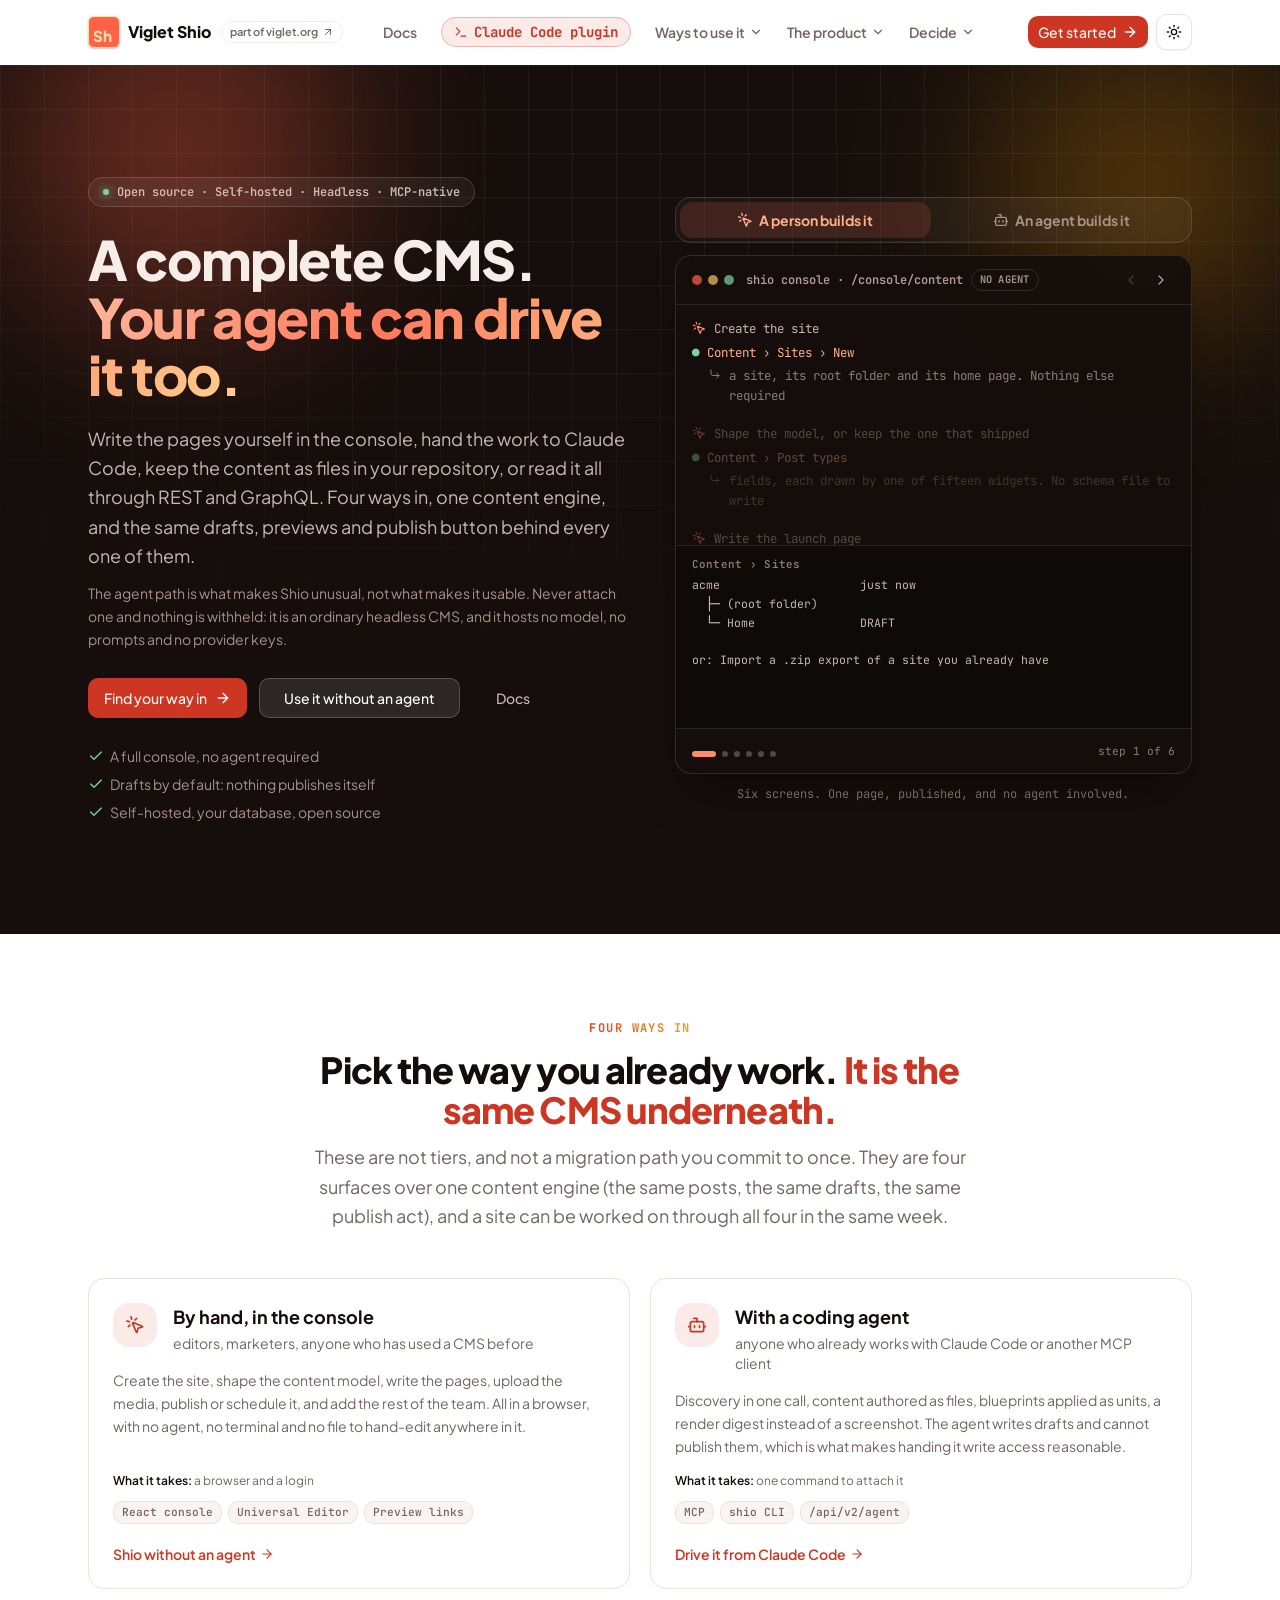
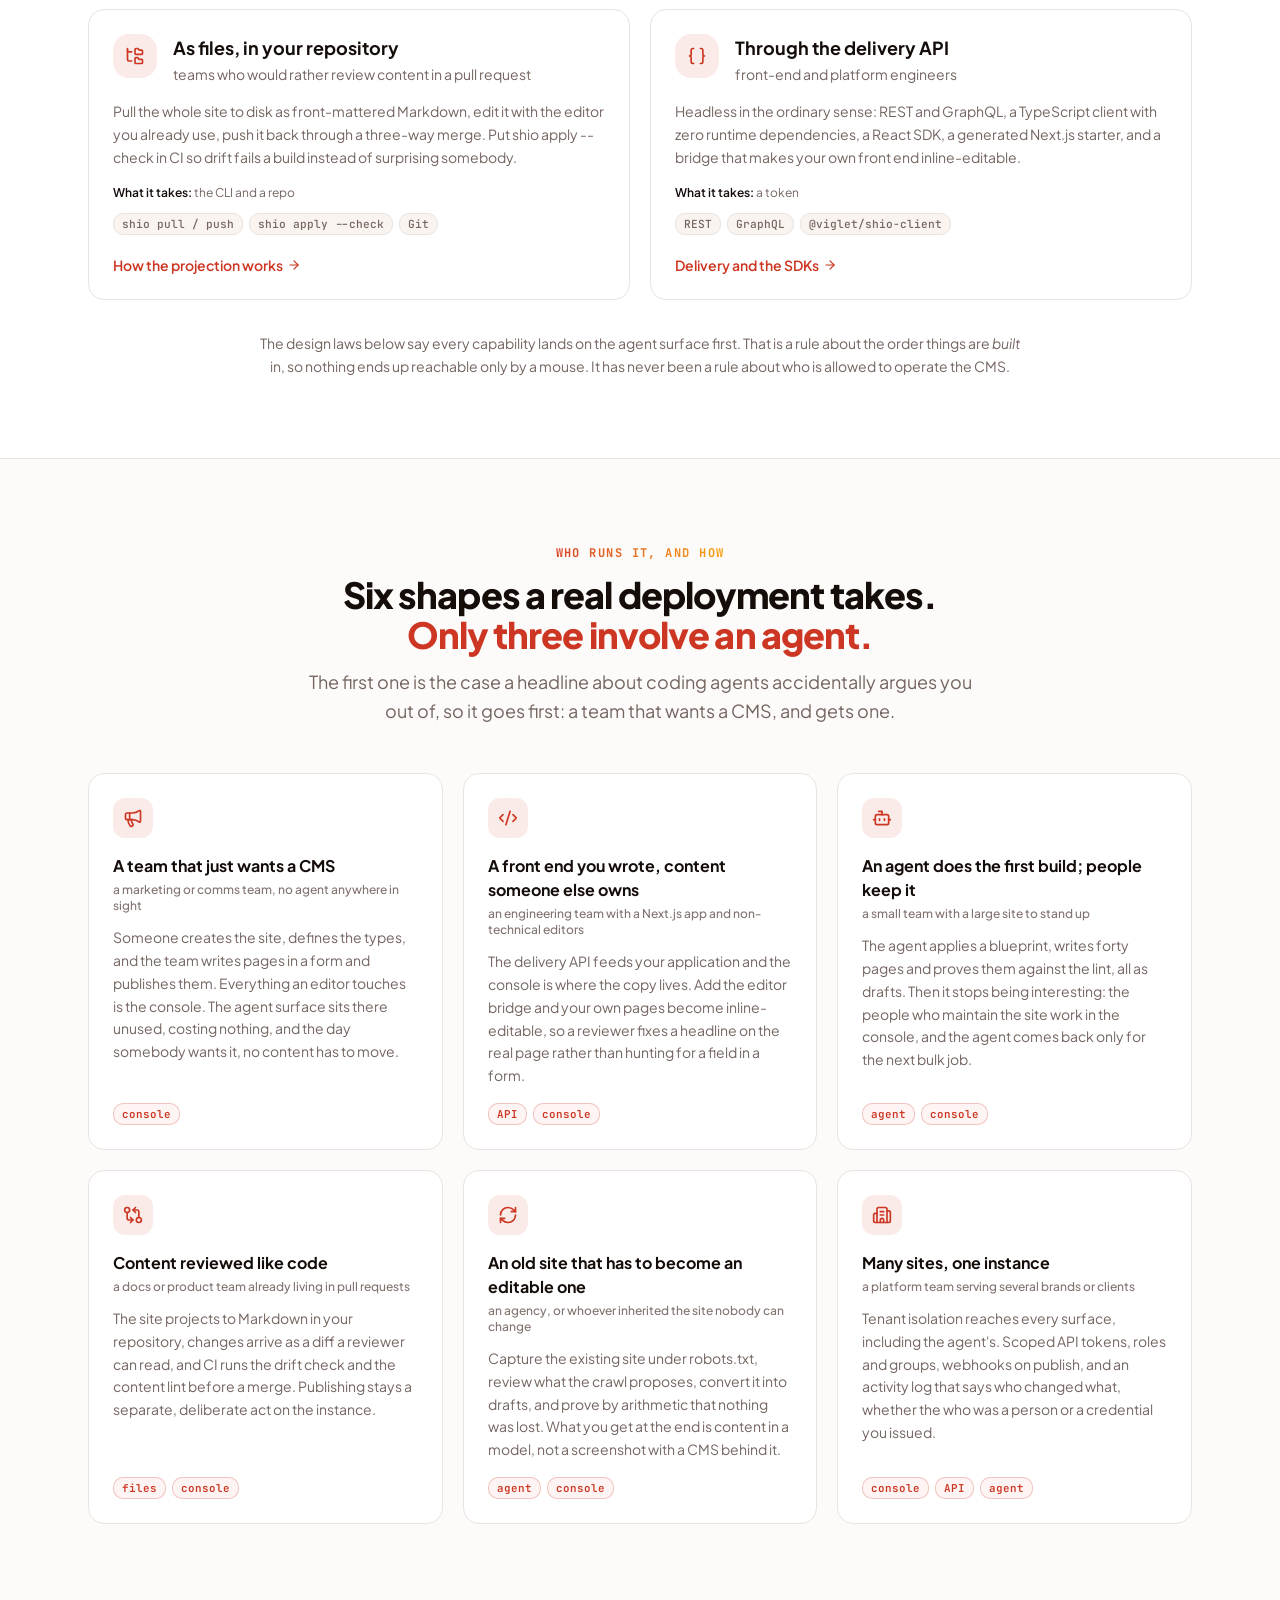
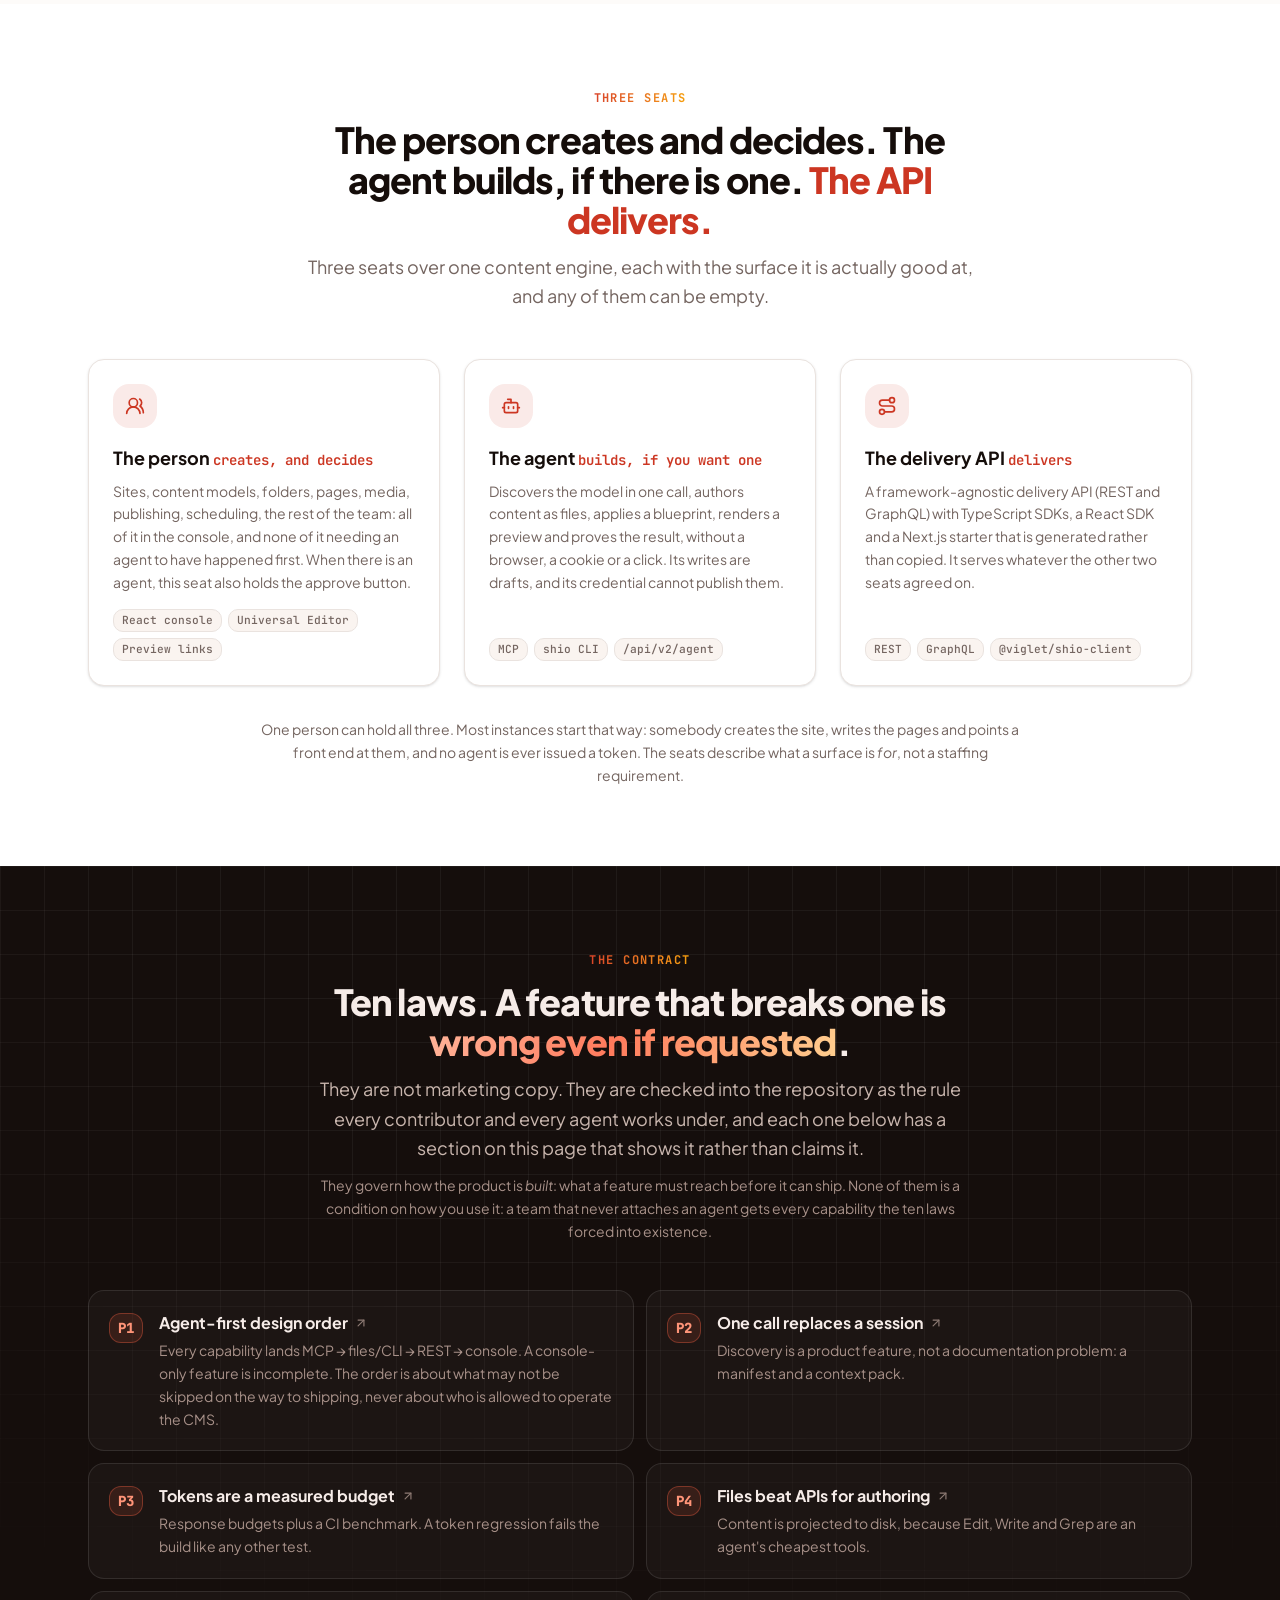
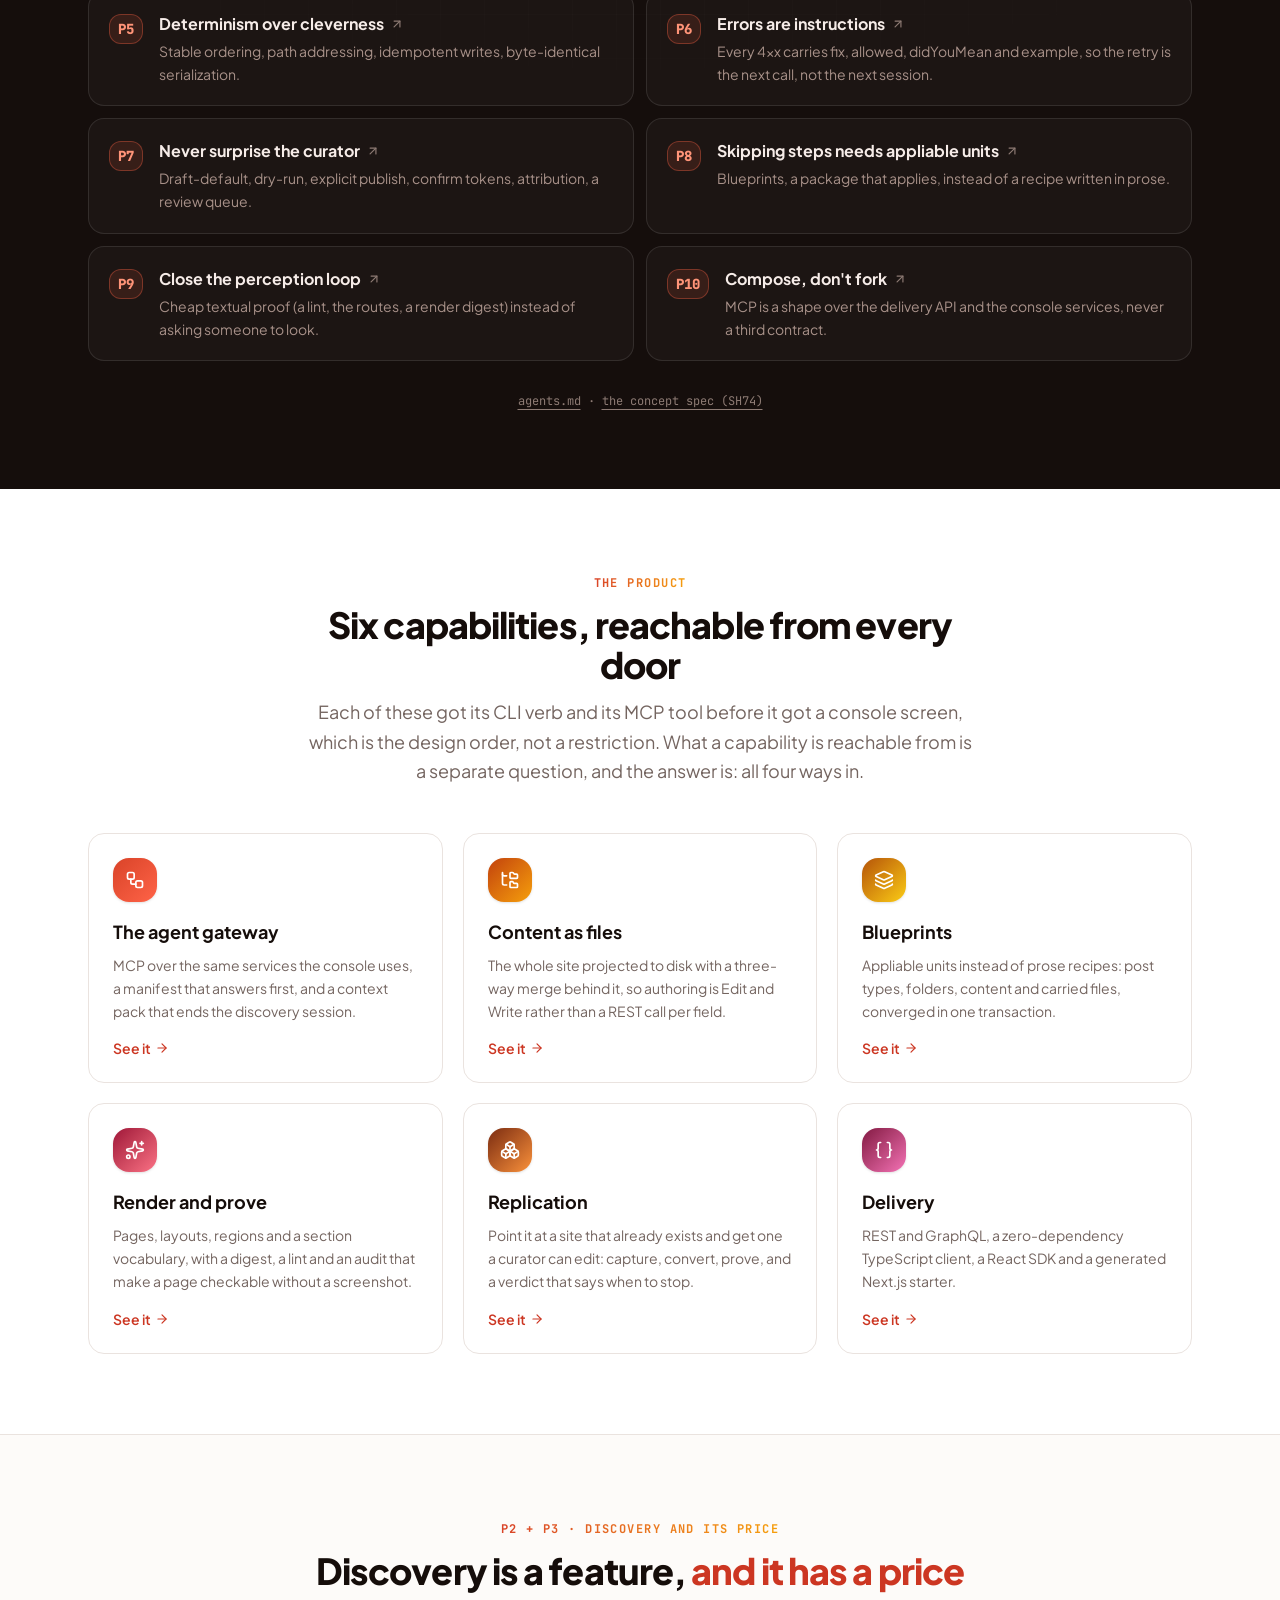
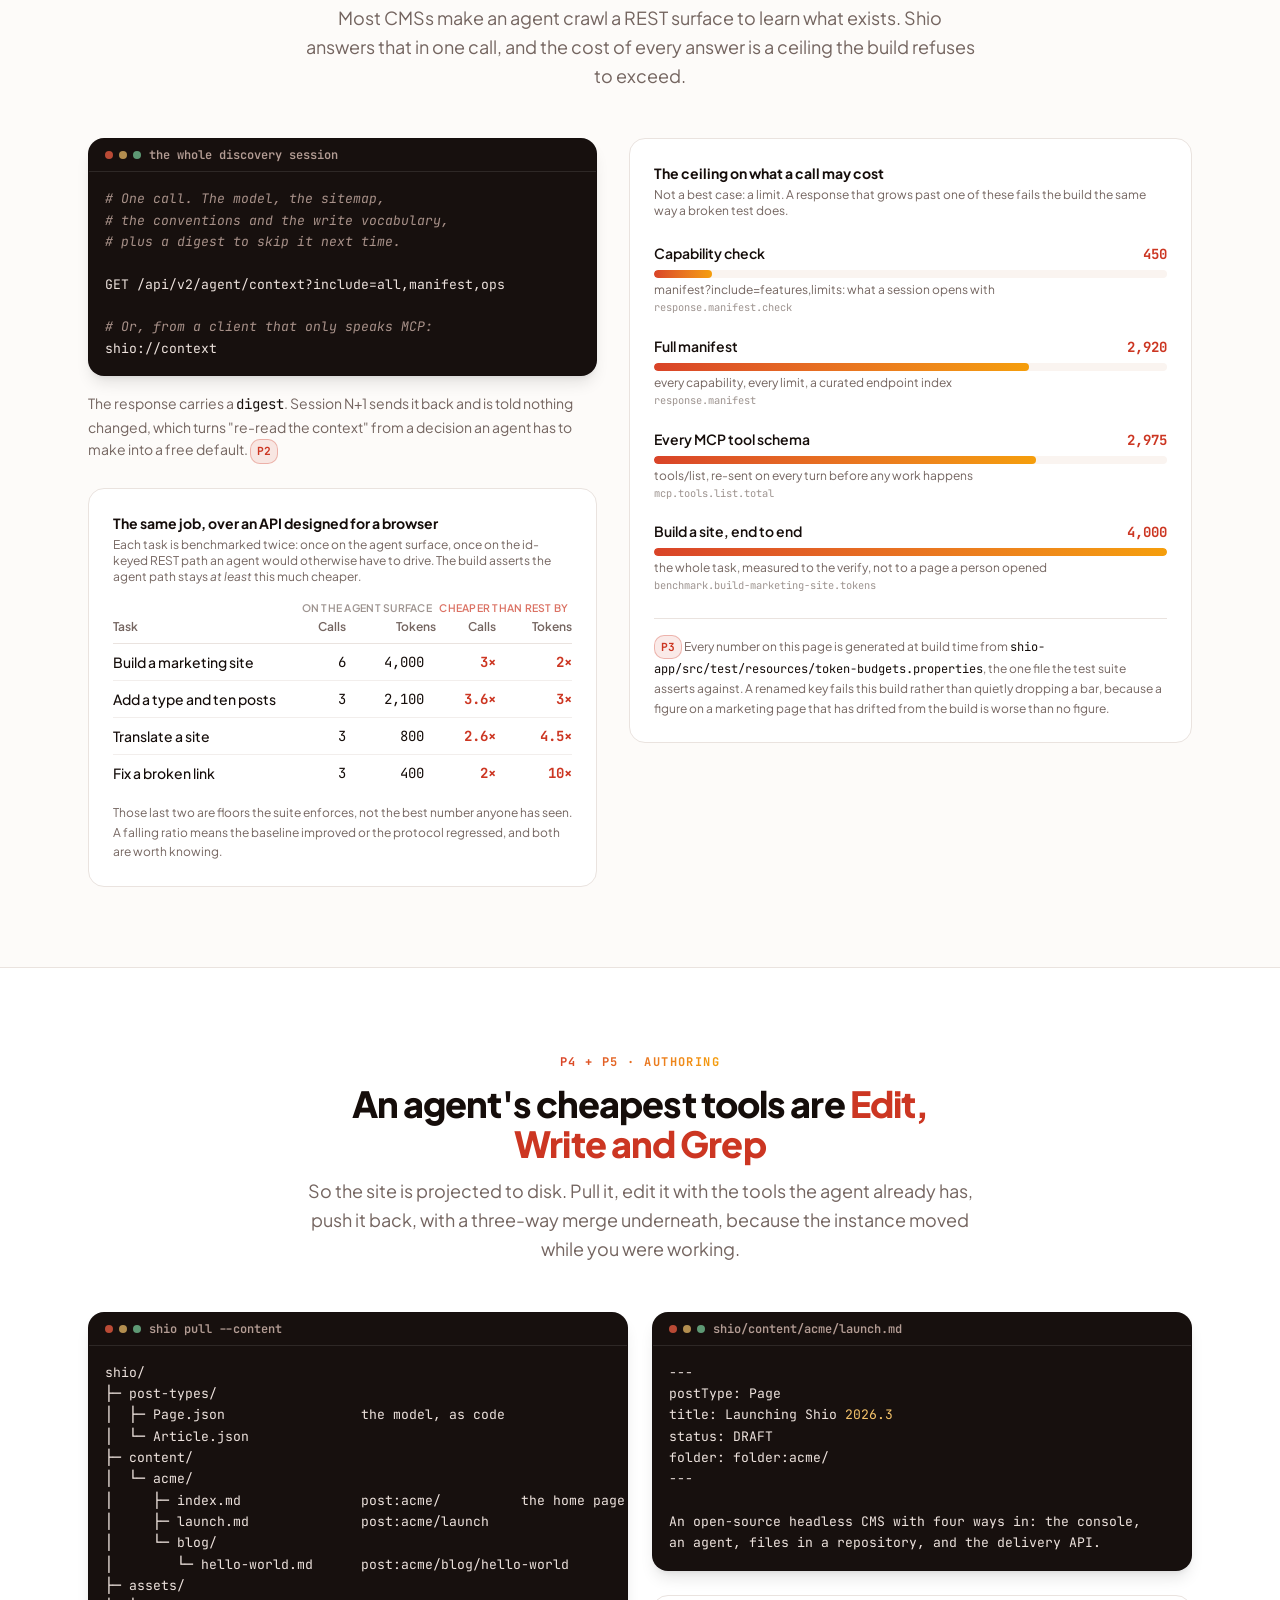
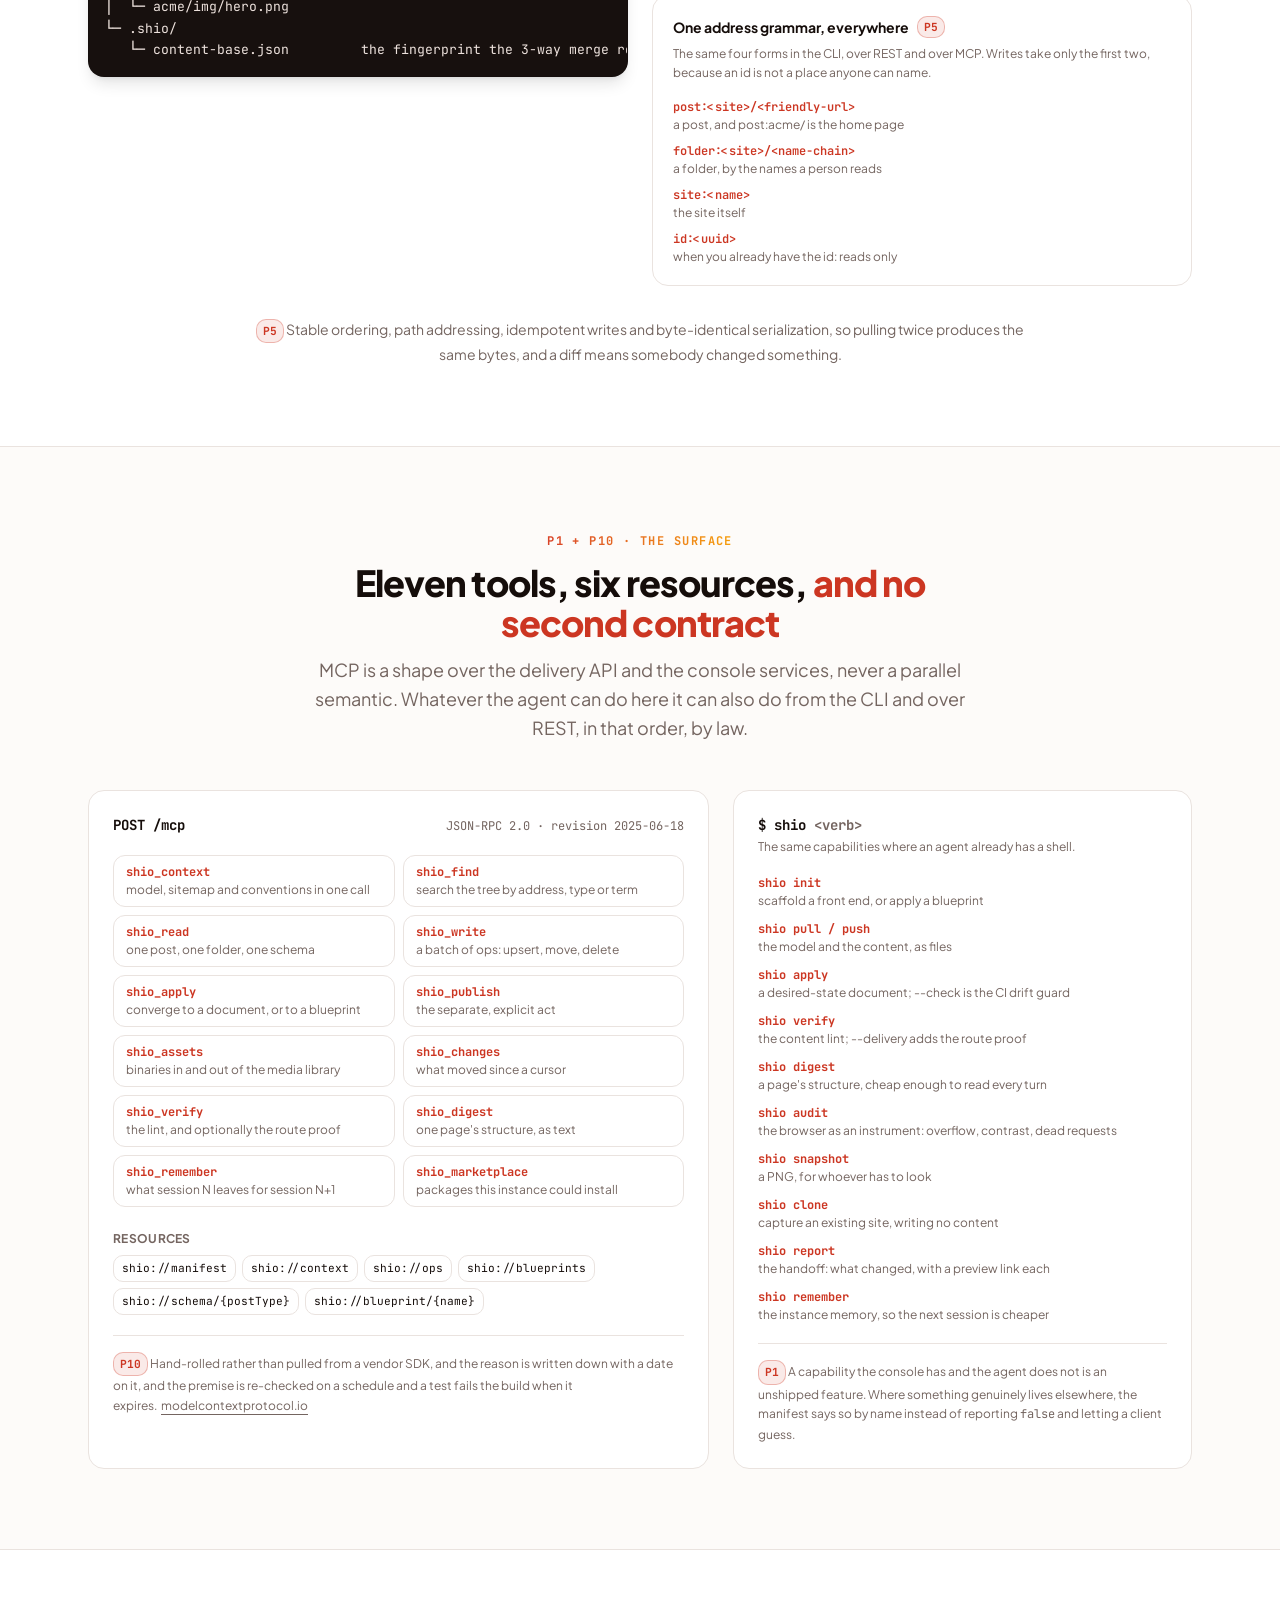
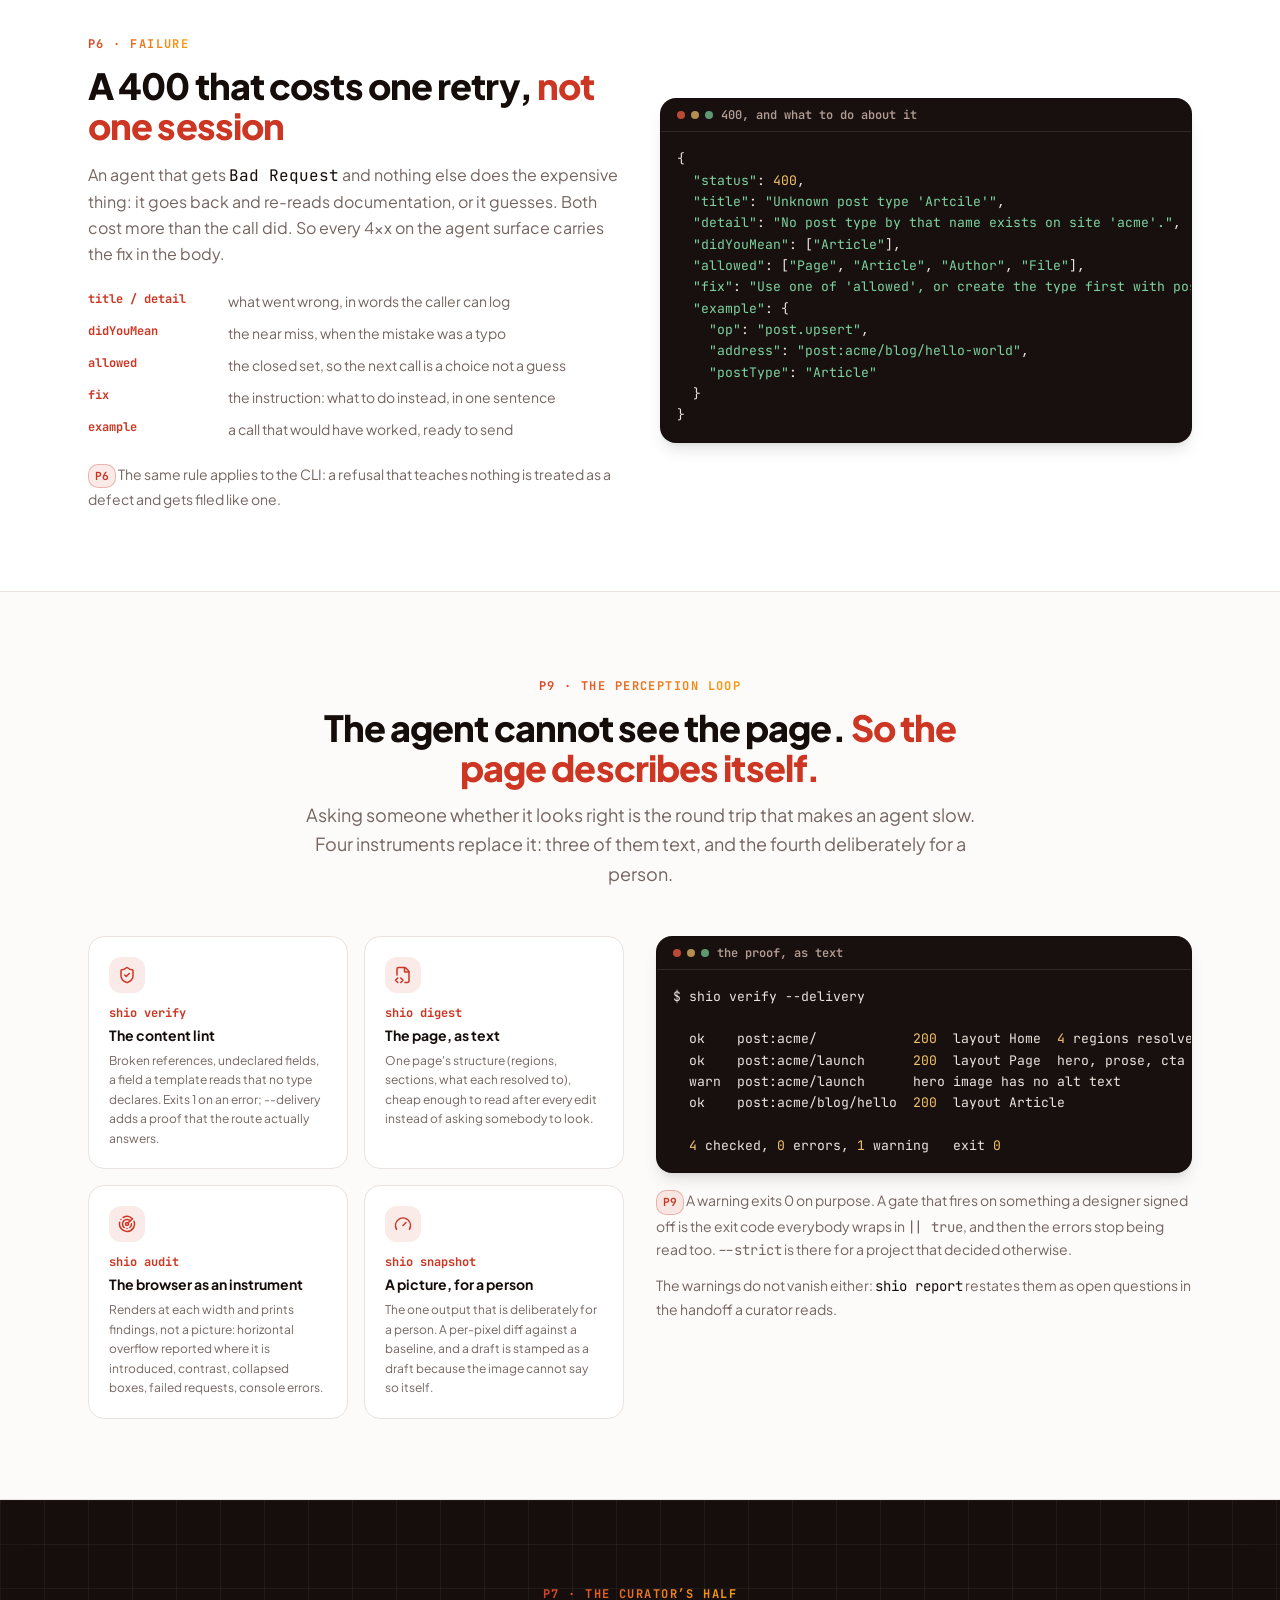
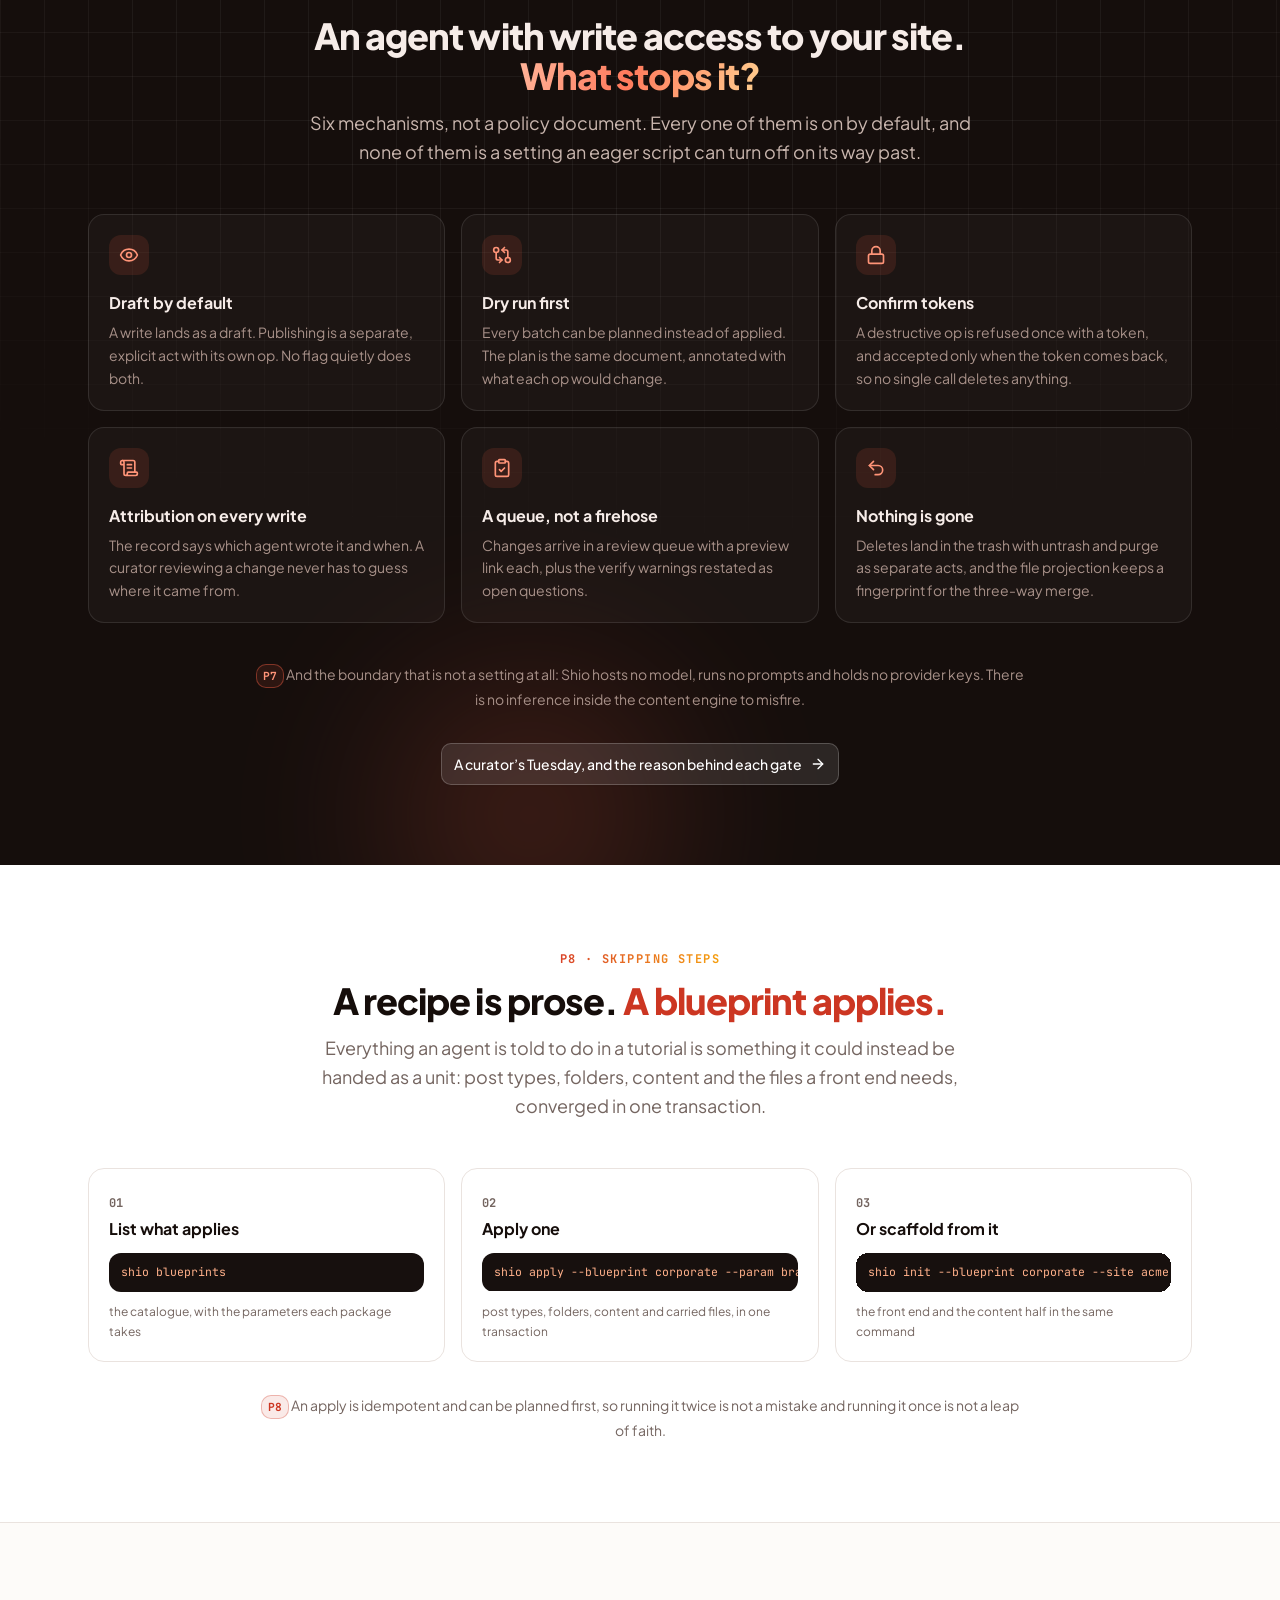
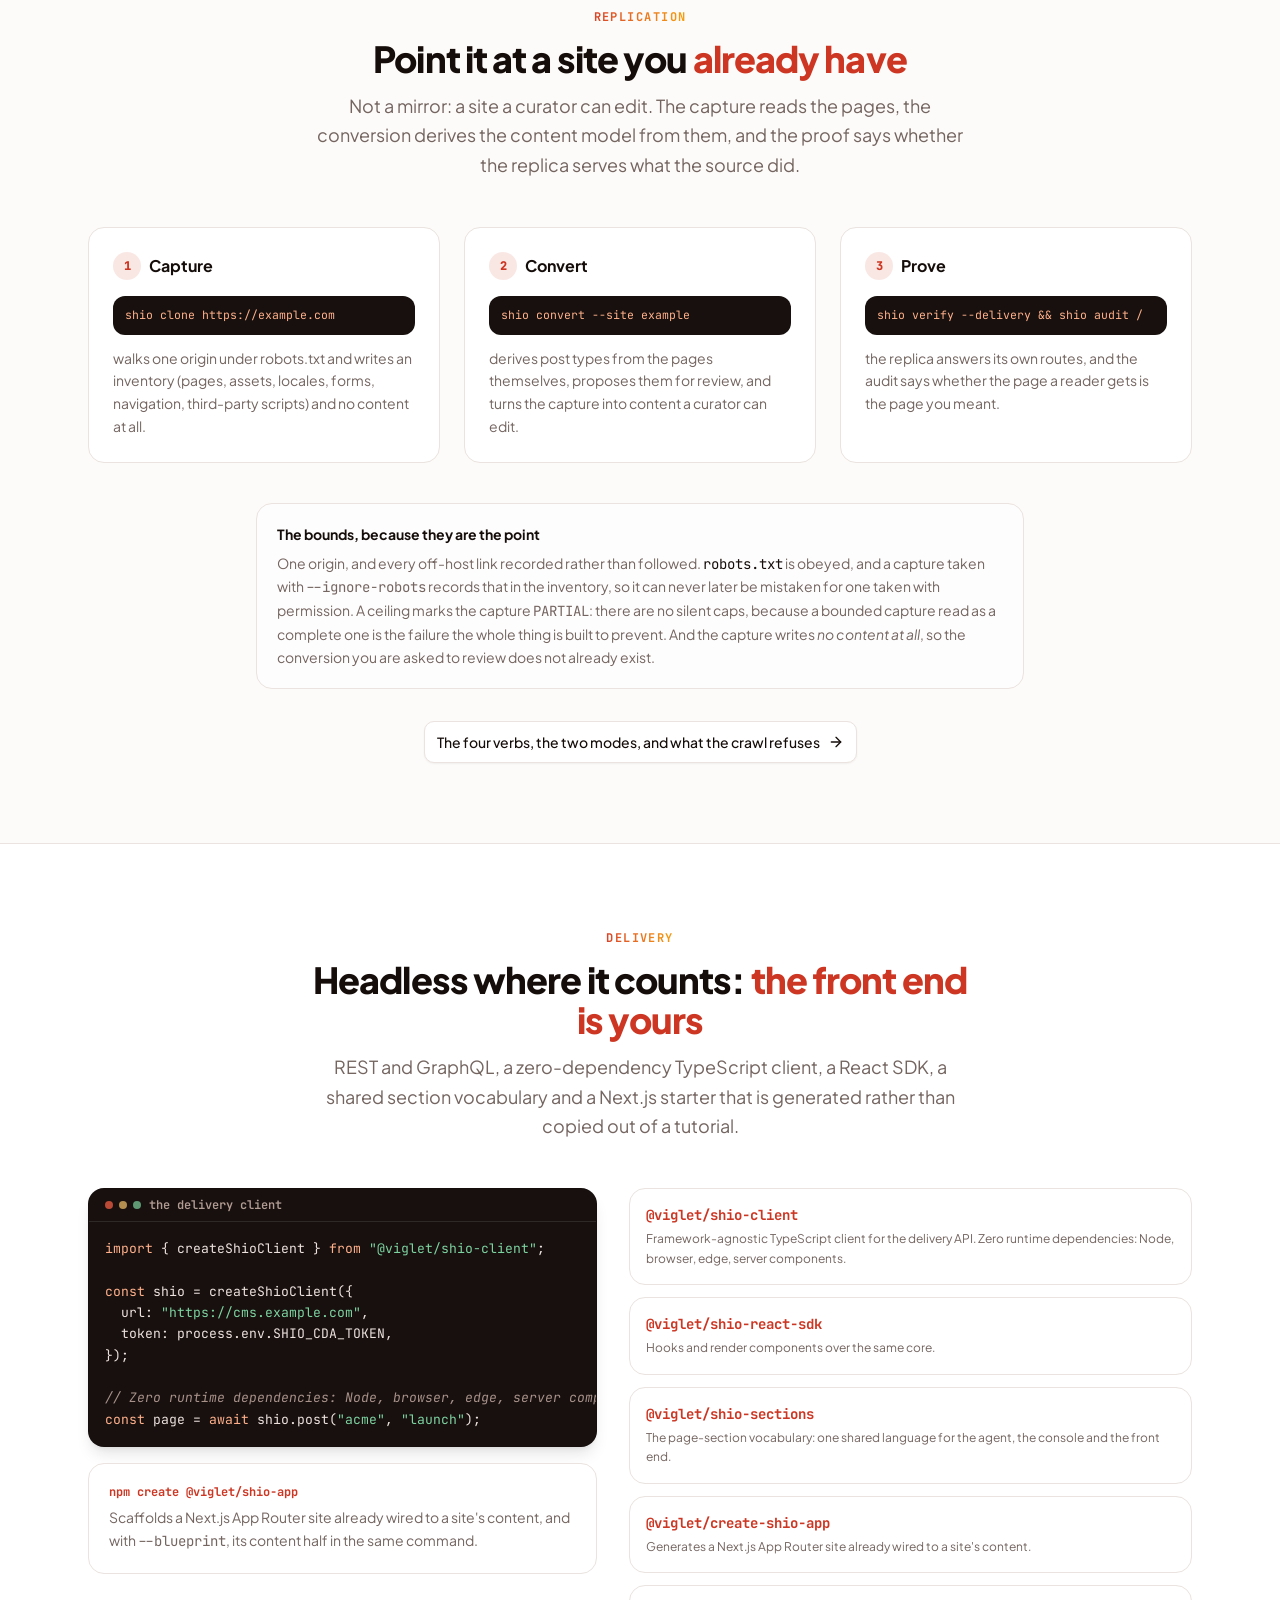
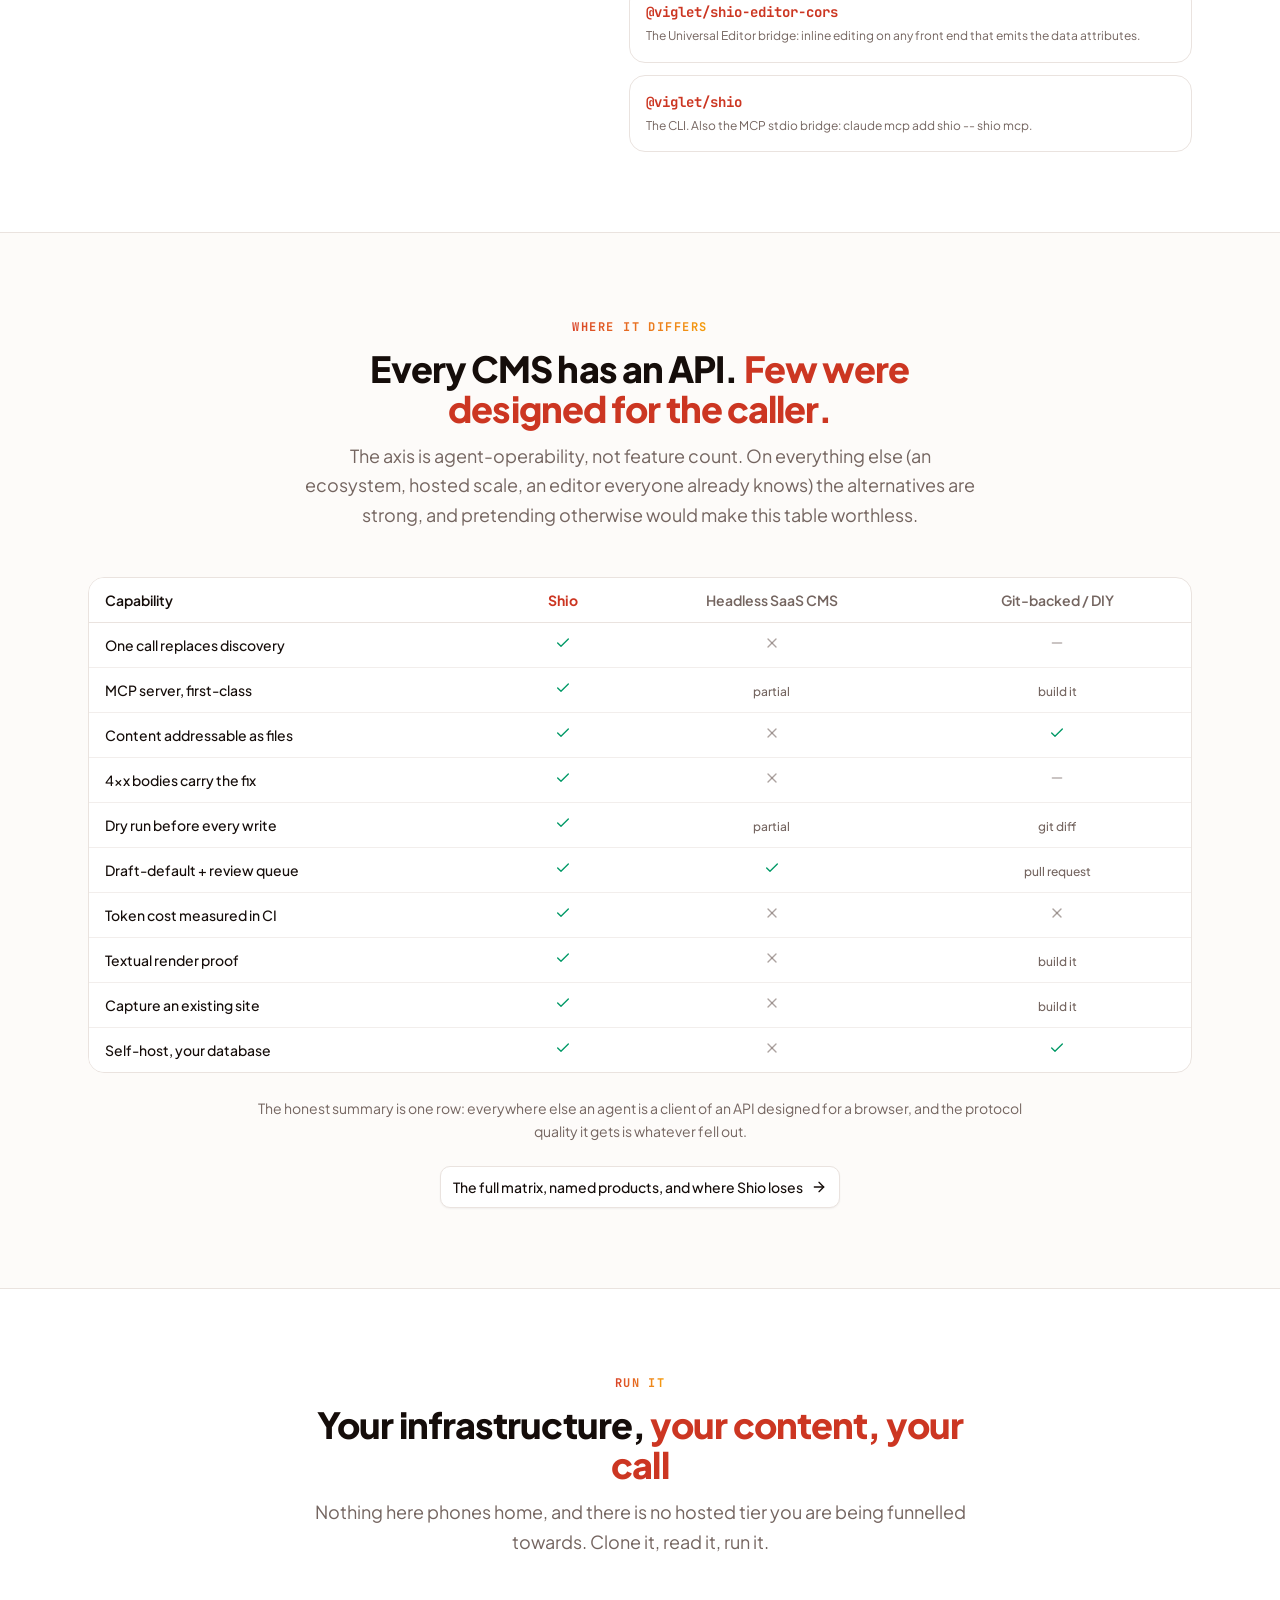
<file: replicate/index.html>
<!doctype html>
<html lang="en">
  <head>
    <meta charset="UTF-8" />
    <meta name="viewport" content="width=device-width, initial-scale=1.0" />
    <title>Replicate an existing site into an editable one | Viglet Shio</title>
    <meta name="description" content="Point shio clone at a site that already exists and get one a curator can edit: capture under robots.txt writing no content, a proposal that groups blocks by signature rather than by page, a conversion into drafts, and arithmetic at the end that says whether anything was lost. Fidelity keeps the source appearance; authorable gives editable fields." />
    <meta name="theme-color" content="#FF6347" />
    <meta property="og:title" content="Replicate an existing site into an editable one | Viglet Shio" />
    <meta property="og:description" content="A complete CMS, agent-ready and not agent-only. Console, agent, files or API: four ways in, one content engine. Open source and self-hosted." />
    <meta property="og:type" content="website" />
    <meta property="og:url" content="https://shio.viglet.org/replicate/" />
    <meta property="og:image" content="https://shio.viglet.org/og.png" />
    <meta property="og:image:width" content="1200" />
    <meta property="og:image:height" content="630" />
    <link rel="canonical" href="https://shio.viglet.org/replicate/" />
    <meta name="twitter:card" content="summary_large_image" />
    <meta name="twitter:image" content="https://shio.viglet.org/og.png" />
    <!-- anti-FOUC: apply the stored theme class before first paint (the prerendered HTML paints before the bundle) -->
    <script>
      (function () {
        try {
          var t = localStorage.getItem("shio-site-theme") || "system";
          var dark =
            t === "dark" ||
            (t === "system" &&
              globalThis.matchMedia("(prefers-color-scheme: dark)").matches);
          document.documentElement.classList.toggle("dark", dark);
        } catch (e) {
          /* storage blocked: fall back to the default (light) theme */
        }
      })();
    </script>
    <link rel="icon" type="image/svg+xml" href="/favicon.svg" />
    <link rel="preconnect" href="https://fonts.googleapis.com" />
    <link rel="preconnect" href="https://fonts.gstatic.com" crossorigin />
    <link
      href="https://fonts.googleapis.com/css2?family=Plus+Jakarta+Sans:ital,wght@0,400;0,500;0,600;0,700;0,800;1,400&family=JetBrains+Mono:wght@400;500;700&display=swap"
      rel="stylesheet"
    />
    <!-- Google Analytics: page views, counted in the Viglet property beside viglet.org -->
    <script async src="https://www.googletagmanager.com/gtag/js?id=G-SMSL7R3897"></script>
    <script>
      window.dataLayer = window.dataLayer || [];
      function gtag() {
        dataLayer.push(arguments);
      }
      gtag("js", new Date());
      gtag("config", "G-SMSL7R3897");
    </script>
    <script type="module" crossorigin src="/assets/index-T42SRaM4.js"></script>
    <link rel="stylesheet" crossorigin href="/assets/index-Dx7gC5NM.css">
  </head>
  <body>
    <div id="root"><div class="flex min-h-screen flex-col"><header class="sticky top-0 z-50 backdrop-blur-md transition-colors border-b border-transparent bg-background/60"><div class="mx-auto w-full max-w-6xl px-6 flex h-16 items-center gap-4"><div class="flex shrink-0 items-center gap-2.5"><a href="/" class="text-base" aria-label="Viglet Shio home"><span class="items-center gap-2 font-extrabold hidden sm:inline-flex"><div aria-label="Sh" style="display:inline-flex;align-items:center;justify-content:flex-start;width:32px;height:32px;flex-shrink:0;background-color:#FF6347;color:#FFDEAD;padding-left:4px;border-radius:6px;border-width:1px;border-style:solid;border-color:#FFDEAD;box-shadow:0 0px 1px rgba(0,0,0,0.22), 0 1px 2px rgba(0,0,0,0.19);box-sizing:border-box;overflow:hidden;user-select:none"><span style="font-size:15px;font-weight:900;line-height:1;margin-top:8px">Sh</span></div><span>Viglet Shio</span></span><span class="inline-flex items-center gap-2 font-extrabold sm:hidden"><div aria-label="Sh" style="display:inline-flex;align-items:center;justify-content:flex-start;width:32px;height:32px;flex-shrink:0;background-color:#FF6347;color:#FFDEAD;padding-left:4px;border-radius:6px;border-width:1px;border-style:solid;border-color:#FFDEAD;box-shadow:0 0px 1px rgba(0,0,0,0.22), 0 1px 2px rgba(0,0,0,0.19);box-sizing:border-box;overflow:hidden;user-select:none"><span style="font-size:15px;font-weight:900;line-height:1;margin-top:8px">Sh</span></div></span></a><a href="https://www.viglet.org" class="hidden items-center gap-1 rounded-full border border-border/60 px-2 py-0.5 text-[11px] font-semibold whitespace-nowrap text-muted-foreground transition-colors hover:border-border hover:text-foreground sm:inline-flex">part of viglet.org<svg xmlns="http://www.w3.org/2000/svg" width="24" height="24" viewBox="0 0 24 24" fill="none" stroke="currentColor" stroke-width="2" stroke-linecap="round" stroke-linejoin="round" class="lucide lucide-arrow-up-right size-3" aria-hidden="true"><path d="M7 7h10v10"></path><path d="M7 17 17 7"></path></svg></a></div><nav class="ml-4 hidden items-center gap-5 lg:flex xl:ml-6 xl:gap-6"><a href="https://docs.viglet.org/shio/" class="text-sm font-semibold whitespace-nowrap text-muted-foreground transition-colors hover:text-foreground">Docs</a><a href="/claude-code/" class="inline-flex items-center gap-1.5 rounded-full border border-primary/30 bg-primary/10 px-3 py-1 font-mono text-sm font-bold whitespace-nowrap text-primary transition-colors hover:border-primary/50 hover:bg-primary/15"><svg xmlns="http://www.w3.org/2000/svg" width="24" height="24" viewBox="0 0 24 24" fill="none" stroke="currentColor" stroke-width="2" stroke-linecap="round" stroke-linejoin="round" class="lucide lucide-terminal size-3.5" aria-hidden="true"><path d="M12 19h8"></path><path d="m4 17 6-6-6-6"></path></svg>Claude Code plugin</a><button type="button" id="radix-_R_f5_" aria-haspopup="menu" aria-expanded="false" data-state="closed" class="group flex items-center gap-1 text-sm font-semibold whitespace-nowrap text-muted-foreground outline-hidden transition-colors hover:text-foreground data-[state=open]:text-foreground">Ways to use it<svg xmlns="http://www.w3.org/2000/svg" width="24" height="24" viewBox="0 0 24 24" fill="none" stroke="currentColor" stroke-width="2" stroke-linecap="round" stroke-linejoin="round" class="lucide lucide-chevron-down size-3.5 transition-transform group-data-[state=open]:rotate-180" aria-hidden="true"><path d="m6 9 6 6 6-6"></path></svg></button><button type="button" id="radix-_R_n5_" aria-haspopup="menu" aria-expanded="false" data-state="closed" class="group flex items-center gap-1 text-sm font-semibold whitespace-nowrap text-muted-foreground outline-hidden transition-colors hover:text-foreground data-[state=open]:text-foreground">The product<svg xmlns="http://www.w3.org/2000/svg" width="24" height="24" viewBox="0 0 24 24" fill="none" stroke="currentColor" stroke-width="2" stroke-linecap="round" stroke-linejoin="round" class="lucide lucide-chevron-down size-3.5 transition-transform group-data-[state=open]:rotate-180" aria-hidden="true"><path d="m6 9 6 6 6-6"></path></svg></button><button type="button" id="radix-_R_v5_" aria-haspopup="menu" aria-expanded="false" data-state="closed" class="group flex items-center gap-1 text-sm font-semibold whitespace-nowrap text-muted-foreground outline-hidden transition-colors hover:text-foreground data-[state=open]:text-foreground">Decide<svg xmlns="http://www.w3.org/2000/svg" width="24" height="24" viewBox="0 0 24 24" fill="none" stroke="currentColor" stroke-width="2" stroke-linecap="round" stroke-linejoin="round" class="lucide lucide-chevron-down size-3.5 transition-transform group-data-[state=open]:rotate-180" aria-hidden="true"><path d="m6 9 6 6 6-6"></path></svg></button></nav><div class="ml-auto flex items-center gap-2"><a href="https://docs.viglet.org/shio/" data-slot="button" class="inline-flex items-center justify-center whitespace-nowrap text-sm font-medium transition-all disabled:pointer-events-none disabled:opacity-50 [&amp;_svg]:pointer-events-none [&amp;_svg:not([class*=&#x27;size-&#x27;])]:size-4 shrink-0 [&amp;_svg]:shrink-0 outline-none focus-visible:border-ring focus-visible:ring-ring/50 focus-visible:ring-[3px] aria-invalid:ring-destructive/20 dark:aria-invalid:ring-destructive/40 aria-invalid:border-destructive bg-primary text-primary-foreground shadow-xs hover:bg-primary/90 h-8 rounded-md gap-1.5 px-3 has-[&gt;svg]:px-2.5">Get started<svg xmlns="http://www.w3.org/2000/svg" width="24" height="24" viewBox="0 0 24 24" fill="none" stroke="currentColor" stroke-width="2" stroke-linecap="round" stroke-linejoin="round" class="lucide lucide-arrow-right size-4" aria-hidden="true"><path d="M5 12h14"></path><path d="m12 5 7 7-7 7"></path></svg></a><button data-slot="button" class="inline-flex items-center justify-center gap-2 whitespace-nowrap rounded-md text-sm font-medium transition-all disabled:pointer-events-none disabled:opacity-50 [&amp;_svg]:pointer-events-none [&amp;_svg:not([class*=&#x27;size-&#x27;])]:size-4 shrink-0 [&amp;_svg]:shrink-0 outline-none focus-visible:border-ring focus-visible:ring-ring/50 focus-visible:ring-[3px] aria-invalid:ring-destructive/20 dark:aria-invalid:ring-destructive/40 aria-invalid:border-destructive border bg-background shadow-xs hover:bg-accent hover:text-accent-foreground dark:bg-input/30 dark:border-input dark:hover:bg-input/50 size-9" type="button" id="radix-_R_5l_" aria-haspopup="menu" aria-expanded="false" data-state="closed"><svg xmlns="http://www.w3.org/2000/svg" width="24" height="24" viewBox="0 0 24 24" fill="none" stroke="currentColor" stroke-width="2" stroke-linecap="round" stroke-linejoin="round" class="lucide lucide-sun h-[1.2rem] w-[1.2rem] scale-100 rotate-0 transition-all dark:scale-0 dark:-rotate-90" aria-hidden="true"><circle cx="12" cy="12" r="4"></circle><path d="M12 2v2"></path><path d="M12 20v2"></path><path d="m4.93 4.93 1.41 1.41"></path><path d="m17.66 17.66 1.41 1.41"></path><path d="M2 12h2"></path><path d="M20 12h2"></path><path d="m6.34 17.66-1.41 1.41"></path><path d="m19.07 4.93-1.41 1.41"></path></svg><svg xmlns="http://www.w3.org/2000/svg" width="24" height="24" viewBox="0 0 24 24" fill="none" stroke="currentColor" stroke-width="2" stroke-linecap="round" stroke-linejoin="round" class="lucide lucide-moon absolute h-[1.2rem] w-[1.2rem] scale-0 rotate-90 transition-all dark:scale-100 dark:rotate-0" aria-hidden="true"><path d="M20.985 12.486a9 9 0 1 1-9.473-9.472c.405-.022.617.46.402.803a6 6 0 0 0 8.268 8.268c.344-.215.825-.004.803.401"></path></svg><span class="sr-only">Toggle theme</span></button><button type="button" aria-label="Open menu" aria-expanded="false" class="flex size-9 items-center justify-center rounded-lg text-muted-foreground transition-colors hover:bg-muted hover:text-foreground lg:hidden"><svg xmlns="http://www.w3.org/2000/svg" width="24" height="24" viewBox="0 0 24 24" fill="none" stroke="currentColor" stroke-width="2" stroke-linecap="round" stroke-linejoin="round" class="lucide lucide-menu size-5" aria-hidden="true"><path d="M4 5h16"></path><path d="M4 12h16"></path><path d="M4 19h16"></path></svg></button></div></div></header><main class="flex-1"><section id="top" class="relative isolate overflow-hidden bg-[#150e0c] py-16 text-[#f6ece8] sm:py-20"><div class="grid-bg pointer-events-none absolute inset-0 -z-10"></div><div class="animate-orb-a pointer-events-none absolute -top-40 left-1/3 -z-10 h-[420px] w-[420px] rounded-full bg-[radial-gradient(circle,#ff6347,transparent_70%)] opacity-40 blur-[70px]"></div><div class="mx-auto w-full px-6 max-w-3xl"><span class="inline-block bg-gradient-to-r from-[#d94328] to-[#f59e0b] bg-clip-text font-mono text-xs font-bold tracking-[0.12em] text-transparent uppercase">Replication</span><h1 class="mt-3 text-3xl font-extrabold leading-[1.1] tracking-tight sm:text-4xl lg:text-5xl">Point it at a site you<!-- --> <span class="text-gradient">already have</span></h1><p class="mt-5 text-lg leading-relaxed text-[#c9b6ae]">Four verbs turn a site that exists into one a curator can edit. Not a mirror and not a screenshot, but a content model derived from the pages themselves, with a review step you cannot skip and arithmetic at the end that says whether anything was lost.</p><div class="mt-7"><div class="flex flex-wrap gap-3"><a href="#pipeline" data-slot="button" class="inline-flex items-center justify-center gap-2 whitespace-nowrap text-sm font-medium transition-all disabled:pointer-events-none disabled:opacity-50 [&amp;_svg]:pointer-events-none [&amp;_svg:not([class*=&#x27;size-&#x27;])]:size-4 shrink-0 [&amp;_svg]:shrink-0 outline-none focus-visible:border-ring focus-visible:ring-ring/50 focus-visible:ring-[3px] aria-invalid:ring-destructive/20 dark:aria-invalid:ring-destructive/40 aria-invalid:border-destructive bg-primary text-primary-foreground shadow-xs hover:bg-primary/90 h-10 rounded-md px-6 has-[&gt;svg]:px-4">The four verbs <svg xmlns="http://www.w3.org/2000/svg" width="24" height="24" viewBox="0 0 24 24" fill="none" stroke="currentColor" stroke-width="2" stroke-linecap="round" stroke-linejoin="round" class="lucide lucide-arrow-right size-4" aria-hidden="true"><path d="M5 12h14"></path><path d="m12 5 7 7-7 7"></path></svg></a><a href="#bounds" data-slot="button" class="inline-flex items-center justify-center gap-2 whitespace-nowrap text-sm font-medium transition-all disabled:pointer-events-none disabled:opacity-50 [&amp;_svg]:pointer-events-none [&amp;_svg:not([class*=&#x27;size-&#x27;])]:size-4 shrink-0 [&amp;_svg]:shrink-0 outline-none focus-visible:border-ring focus-visible:ring-ring/50 focus-visible:ring-[3px] aria-invalid:ring-destructive/20 dark:aria-invalid:ring-destructive/40 aria-invalid:border-destructive border shadow-xs dark:border-input dark:hover:bg-input/50 h-10 rounded-md px-6 has-[&gt;svg]:px-4 border-white/20 bg-white/10 text-white hover:bg-white/20 hover:text-white dark:bg-white/10">What it will not do</a></div></div></div></section><section id="pipeline" class="py-20"><div class="mx-auto w-full max-w-6xl px-6"><div class="mx-auto mb-12 max-w-2xl text-center"><span class="inline-block bg-gradient-to-r from-[#d94328] to-[#f59e0b] bg-clip-text font-mono text-xs font-bold tracking-[0.12em] text-transparent uppercase">The pipeline</span><h2 class="mt-3 text-3xl font-extrabold tracking-tight sm:text-4xl">Capture, propose, convert,<!-- --> <span class="text-primary">prove</span></h2><p class="mt-3 text-base leading-relaxed text-muted-foreground sm:text-lg">Five commands, and each one makes a promise the next depends on. They are separate on purpose: a single button that crawled a stranger&#x27;s site and wrote content into yours would be the surprise the whole design forbids.</p></div><ol class="space-y-5"><li class="rounded-2xl border border-border bg-card p-6"><div class="flex flex-wrap items-center gap-3"><span class="flex size-8 items-center justify-center rounded-full bg-primary/12 font-mono text-sm font-black text-primary">1</span><h3 class="text-lg font-bold">Capture</h3></div><pre class="mt-4 overflow-x-auto rounded-lg bg-[#17100e] px-4 py-3 font-mono text-[0.78rem] leading-relaxed text-[#ffb08a]"><code>$ <!-- -->shio clone https://example.com --max-pages 50</code></pre><p class="mt-4 text-sm leading-relaxed text-muted-foreground">Walks one origin under robots.txt and writes an inventory: the pages with titles and paths, the assets they reference, the locales and how each shows up in a URL, the forms and their fields, the navigation as the source spells it, and the third-party scripts.</p><p class="mt-4 flex gap-2.5 rounded-lg border border-primary/20 bg-primary/5 p-3 text-sm leading-relaxed"><svg xmlns="http://www.w3.org/2000/svg" width="24" height="24" viewBox="0 0 24 24" fill="none" stroke="currentColor" stroke-width="2" stroke-linecap="round" stroke-linejoin="round" class="lucide lucide-check mt-0.5 size-4 shrink-0 text-primary" aria-hidden="true"><path d="M20 6 9 17l-5-5"></path></svg><span>It writes no content at all. The thing you are about to be asked to review does not already exist.</span></p></li><li class="rounded-2xl border border-border bg-card p-6"><div class="flex flex-wrap items-center gap-3"><span class="flex size-8 items-center justify-center rounded-full bg-primary/12 font-mono text-sm font-black text-primary">2</span><h3 class="text-lg font-bold">Propose</h3></div><pre class="mt-4 overflow-x-auto rounded-lg bg-[#17100e] px-4 py-3 font-mono text-[0.78rem] leading-relaxed text-[#ffb08a]"><code>$ <!-- -->shio propose --site example</code></pre><p class="mt-4 text-sm leading-relaxed text-muted-foreground">Reads the capture and reports candidates: for each, the pages it recurs on, the section type it looks like and why, the fields it would carry, and what accepting it would set aside. Accepting writes one line into a plan file.</p><p class="mt-4 flex gap-2.5 rounded-lg border border-primary/20 bg-primary/5 p-3 text-sm leading-relaxed"><svg xmlns="http://www.w3.org/2000/svg" width="24" height="24" viewBox="0 0 24 24" fill="none" stroke="currentColor" stroke-width="2" stroke-linecap="round" stroke-linejoin="round" class="lucide lucide-check mt-0.5 size-4 shrink-0 text-primary" aria-hidden="true"><path d="M20 6 9 17l-5-5"></path></svg><span>It applies nothing: no post, no post type, no layout. Review and mutation in one command is the surprise law P7 forbids.</span></p></li><li class="rounded-2xl border border-border bg-card p-6"><div class="flex flex-wrap items-center gap-3"><span class="flex size-8 items-center justify-center rounded-full bg-primary/12 font-mono text-sm font-black text-primary">3</span><h3 class="text-lg font-bold">Convert</h3></div><pre class="mt-4 overflow-x-auto rounded-lg bg-[#17100e] px-4 py-3 font-mono text-[0.78rem] leading-relaxed text-[#ffb08a]"><code>$ <!-- -->shio convert --site example --dry-run</code></pre><p class="mt-4 text-sm leading-relaxed text-muted-foreground">Turns the accepted plan into the desired-state document that `shio apply` already takes, and sends it down that same path. One post per candidate, not per page: the hero that recurs on twelve pages is one section reused.</p><p class="mt-4 flex gap-2.5 rounded-lg border border-primary/20 bg-primary/5 p-3 text-sm leading-relaxed"><svg xmlns="http://www.w3.org/2000/svg" width="24" height="24" viewBox="0 0 24 24" fill="none" stroke="currentColor" stroke-width="2" stroke-linecap="round" stroke-linejoin="round" class="lucide lucide-check mt-0.5 size-4 shrink-0 text-primary" aria-hidden="true"><path d="M20 6 9 17l-5-5"></path></svg><span>Every post lands in DRAFT, and `publish` is absent rather than false, so re-running can never unpublish a page a curator has since published.</span></p></li><li class="rounded-2xl border border-border bg-card p-6"><div class="flex flex-wrap items-center gap-3"><span class="flex size-8 items-center justify-center rounded-full bg-primary/12 font-mono text-sm font-black text-primary">4</span><h3 class="text-lg font-bold">Prove</h3></div><pre class="mt-4 overflow-x-auto rounded-lg bg-[#17100e] px-4 py-3 font-mono text-[0.78rem] leading-relaxed text-[#ffb08a]"><code>$ <!-- -->shio diff --against capture --site example</code></pre><p class="mt-4 text-sm leading-relaxed text-muted-foreground">Walks the capture&#x27;s pages, asks the instance for each one, and reads the served bytes with the same scanner that wrote the declared counts. Internal links, external links, assets, forms and prose. Arithmetic, not a second opinion.</p><p class="mt-4 flex gap-2.5 rounded-lg border border-primary/20 bg-primary/5 p-3 text-sm leading-relaxed"><svg xmlns="http://www.w3.org/2000/svg" width="24" height="24" viewBox="0 0 24 24" fill="none" stroke="currentColor" stroke-width="2" stroke-linecap="round" stroke-linejoin="round" class="lucide lucide-check mt-0.5 size-4 shrink-0 text-primary" aria-hidden="true"><path d="M20 6 9 17l-5-5"></path></svg><span>A fact the replica gained is never a failure; a lost one exits 1. Every artefact carries the identity of what declared it, so nothing is guessed or re-fetched.</span></p></li><li class="rounded-2xl border border-border bg-card p-6"><div class="flex flex-wrap items-center gap-3"><span class="flex size-8 items-center justify-center rounded-full bg-primary/12 font-mono text-sm font-black text-primary">5</span><h3 class="text-lg font-bold">Accept</h3></div><pre class="mt-4 overflow-x-auto rounded-lg bg-[#17100e] px-4 py-3 font-mono text-[0.78rem] leading-relaxed text-[#ffb08a]"><code>$ <!-- -->shio judge --site example</code></pre><p class="mt-4 text-sm leading-relaxed text-muted-foreground">Runs the instruments, answers once, and names where two of them disagreed, which is where every real finding of this work came from. Then it holds that answer to a written bar: a finding at or below it prints as a task for later, one above it fails, and a kind the bar does not name fails too.</p><p class="mt-4 flex gap-2.5 rounded-lg border border-primary/20 bg-primary/5 p-3 text-sm leading-relaxed"><svg xmlns="http://www.w3.org/2000/svg" width="24" height="24" viewBox="0 0 24 24" fill="none" stroke="currentColor" stroke-width="2" stroke-linecap="round" stroke-linejoin="round" class="lucide lucide-check mt-0.5 size-4 shrink-0 text-primary" aria-hidden="true"><path d="M20 6 9 17l-5-5"></path></svg><span>A round can end ACCEPTED, which is not the same as ending empty. What the bar leaves out is the point: looking like the source is not a test an authorable replica has to pass. It is presented by Shio&#x27;s theme on purpose, so it answers for its content, its structure and its routes. `--fidelity` is how you ask for the pixel comparison instead.</span></p></li></ol></div></section><section id="modes" class="relative isolate overflow-hidden bg-[#150e0c] py-20 text-[#f6ece8]"><div class="grid-bg pointer-events-none absolute inset-0 -z-10"></div><div class="animate-orb-b pointer-events-none absolute -bottom-40 right-1/4 -z-10 h-[420px] w-[420px] rounded-full bg-[radial-gradient(circle,#ff6347,transparent_70%)] opacity-25 blur-[80px]"></div><div class="mx-auto w-full max-w-6xl px-6"><div class="mx-auto mb-12 max-w-2xl text-center"><span class="inline-block bg-gradient-to-r from-[#ff8a6b] to-[#f5c46b] bg-clip-text font-mono text-xs font-bold tracking-[0.12em] text-transparent uppercase">The decision</span><h2 class="mt-3 text-3xl font-extrabold tracking-tight sm:text-4xl">Their look, or<!-- --> <span class="text-gradient">a site somebody can maintain</span></h2><p class="mt-3 text-base leading-relaxed text-[#c9b6ae] sm:text-lg">Every captured block has exactly two honest futures, and the proposal asks you which one per block rather than deciding for you. This is the choice the whole pipeline exists to put in front of a reviewer.</p></div><div class="grid gap-5 md:grid-cols-2"><div class="rounded-2xl border p-6 border-white/12 bg-white/[0.03]"><h3 class="flex items-center gap-2 text-lg font-bold"><svg xmlns="http://www.w3.org/2000/svg" width="24" height="24" viewBox="0 0 24 24" fill="none" stroke="currentColor" stroke-width="2" stroke-linecap="round" stroke-linejoin="round" class="lucide lucide-layers lucide-layers-3 size-4 text-[#a89189]" aria-hidden="true"><path d="M12.83 2.18a2 2 0 0 0-1.66 0L2.6 6.08a1 1 0 0 0 0 1.83l8.58 3.91a2 2 0 0 0 1.66 0l8.58-3.9a1 1 0 0 0 0-1.83z"></path><path d="M2 12a1 1 0 0 0 .58.91l8.6 3.91a2 2 0 0 0 1.65 0l8.58-3.9A1 1 0 0 0 22 12"></path><path d="M2 17a1 1 0 0 0 .58.91l8.6 3.91a2 2 0 0 0 1.65 0l8.58-3.9A1 1 0 0 0 22 17"></path></svg>Fidelity</h3><dl class="mt-4 space-y-3 text-sm leading-relaxed"><div><dt class="font-mono text-xs font-bold text-[#ff9478]">keeps</dt><dd class="mt-0.5 text-[#c9b6ae]">The source&#x27;s appearance, exactly: the block&#x27;s markup is written verbatim into a layout.</dd></div><div><dt class="font-mono text-xs font-bold text-[#ff9478]">offers</dt><dd class="mt-0.5 text-[#c9b6ae]">No fields. A curator editing “the hero headline” is editing an HTML file.</dd></div></dl><p class="mt-4 border-t border-white/10 pt-4 text-sm leading-relaxed"><span class="font-semibold">Pick it when</span> <span class="text-[#a89189]">the page has to keep looking like it looks, and nobody is going to edit it.</span></p></div><div class="rounded-2xl border p-6 border-white/12 bg-white/[0.03]"><h3 class="flex items-center gap-2 text-lg font-bold"><svg xmlns="http://www.w3.org/2000/svg" width="24" height="24" viewBox="0 0 24 24" fill="none" stroke="currentColor" stroke-width="2" stroke-linecap="round" stroke-linejoin="round" class="lucide lucide-layers lucide-layers-3 size-4 text-[#a89189]" aria-hidden="true"><path d="M12.83 2.18a2 2 0 0 0-1.66 0L2.6 6.08a1 1 0 0 0 0 1.83l8.58 3.91a2 2 0 0 0 1.66 0l8.58-3.9a1 1 0 0 0 0-1.83z"></path><path d="M2 12a1 1 0 0 0 .58.91l8.6 3.91a2 2 0 0 0 1.65 0l8.58-3.9A1 1 0 0 0 22 12"></path><path d="M2 17a1 1 0 0 0 .58.91l8.6 3.91a2 2 0 0 0 1.65 0l8.58-3.9A1 1 0 0 0 22 17"></path></svg>Annotated fidelity</h3><dl class="mt-4 space-y-3 text-sm leading-relaxed"><div><dt class="font-mono text-xs font-bold text-[#ff9478]">keeps</dt><dd class="mt-0.5 text-[#c9b6ae]">The source&#x27;s own markup, byte for byte: strip the annotations back out and they are identical.</dd></div><div><dt class="font-mono text-xs font-bold text-[#ff9478]">offers</dt><dd class="mt-0.5 text-[#c9b6ae]">Editable fields on that markup. `convert --annotate` stamps them onto the nodes the proposal already derived, so a curator edits a heading in place.</dd></div></dl><p class="mt-4 border-t border-white/10 pt-4 text-sm leading-relaxed"><span class="font-semibold">Pick it when</span> <span class="text-[#a89189]">the page has to keep looking exactly like it looks, and somebody still has to edit it.</span></p></div><div class="rounded-2xl border p-6 border-[#ff6347]/40 bg-[#ff6347]/[0.07]"><h3 class="flex items-center gap-2 text-lg font-bold"><svg xmlns="http://www.w3.org/2000/svg" width="24" height="24" viewBox="0 0 24 24" fill="none" stroke="currentColor" stroke-width="2" stroke-linecap="round" stroke-linejoin="round" class="lucide lucide-layers lucide-layers-3 size-4 text-[#ff9478]" aria-hidden="true"><path d="M12.83 2.18a2 2 0 0 0-1.66 0L2.6 6.08a1 1 0 0 0 0 1.83l8.58 3.91a2 2 0 0 0 1.66 0l8.58-3.9a1 1 0 0 0 0-1.83z"></path><path d="M2 12a1 1 0 0 0 .58.91l8.6 3.91a2 2 0 0 0 1.65 0l8.58-3.9A1 1 0 0 0 22 12"></path><path d="M2 17a1 1 0 0 0 .58.91l8.6 3.91a2 2 0 0 0 1.65 0l8.58-3.9A1 1 0 0 0 22 17"></path></svg>Authorable</h3><dl class="mt-4 space-y-3 text-sm leading-relaxed"><div><dt class="font-mono text-xs font-bold text-[#ff9478]">keeps</dt><dd class="mt-0.5 text-[#c9b6ae]">The content, as structured fields a curator edits in the console or on the page itself.</dd></div><div><dt class="font-mono text-xs font-bold text-[#ff9478]">offers</dt><dd class="mt-0.5 text-[#c9b6ae]">The site&#x27;s own theme, in the source&#x27;s own colours, type and corner radius. The structure is replaced deliberately: not ruined, and not judged against the source&#x27;s own pixels.</dd></div></dl><p class="mt-4 border-t border-white/10 pt-4 text-sm leading-relaxed"><span class="font-semibold">Pick it when</span> <span class="text-[#a89189]">somebody is going to maintain this site, and the model matters more than the pixels.</span></p></div></div><div class="mx-auto mt-8 max-w-3xl rounded-xl border border-[#ff6347]/25 bg-[#ff6347]/[0.05] p-5"><h3 class="text-sm font-bold">A page is usually both, and that is the point</h3><p class="mt-2 text-sm leading-relaxed text-[#c9b6ae]">The choice is per block, so most pages end up mixed: the hero accepted, the source&#x27;s header and footer kept. The kept markup is not a leftover: each run of it is a section in the page&#x27;s own list, in the place it stood, so a curator can move it, replace it with a real section, or delete it, from the same control they compose the rest of the page with. That is how a replica becomes authorable one block at a time instead of all at once, and the page keeps the source&#x27;s stylesheet for as long as any of its markup is still there.</p></div><div class="mx-auto mt-8 max-w-3xl rounded-xl border border-white/10 bg-white/[0.03] p-5"><h3 class="text-sm font-bold">Why there are two, and not one mode that does both</h3><p class="mt-2 text-sm leading-relaxed text-[#a89189]">Because the one that tried was measured. An authorable replica of a real site rendered <span class="font-mono text-[#f6ece8]">1,066,436</span> <!-- -->bytes, <span class="font-mono text-[#f6ece8]">99%</span> of it the captured stylesheet: roughly 2,894 rules meeting nineteen class attributes, with not one source class surviving. Carrying the source&#x27;s classes through recovers about seven of the twenty-two that style a single heading; the rest sit on wrapper elements a generated layout does not have, so it buys typography and no layout. Translating them into a stable contract is not a repair, it is a design system per replicated site. So the <em>promise</em> changed instead of the implementation being patched: two good answers rather than one mode half-doing both.</p></div></div></section><section id="proposal" class="py-20"><div class="mx-auto w-full max-w-6xl px-6"><div class="mx-auto mb-12 max-w-2xl text-center"><span class="inline-block bg-gradient-to-r from-[#d94328] to-[#f59e0b] bg-clip-text font-mono text-xs font-bold tracking-[0.12em] text-transparent uppercase">The artefact in the middle</span><h2 class="mt-3 text-3xl font-extrabold tracking-tight sm:text-4xl">A candidate is a<!-- --> <span class="text-primary">signature, not a block</span></h2><p class="mt-3 text-base leading-relaxed text-muted-foreground sm:text-lg">Which is what makes reviewing a site affordable instead of a chore: the same hero on sixty pages is one decision, not sixty.</p></div><div class="grid items-start gap-8 lg:grid-cols-[1.05fr_0.95fr] [&amp;&gt;*]:min-w-0"><figure class="overflow-hidden rounded-xl border border-black/10 bg-[#17100e] text-[#ede2dd] shadow-lg dark:border-white/10"><figcaption class="flex items-center gap-2 border-b border-white/10 px-4 py-2 font-mono text-xs font-semibold text-[#b39c94]"><span class="flex gap-1.5" aria-hidden="true"><span class="size-2 rounded-full bg-[#ff6347]/70"></span><span class="size-2 rounded-full bg-[#f5c46b]/70"></span><span class="size-2 rounded-full bg-[#7dd3a0]/70"></span></span>the proposal</figcaption><pre class="overflow-x-auto px-4 py-4 text-[0.82rem] leading-relaxed"><code class="font-mono">$ shio propose --site example

  fidelity keeps the source&#x27;s appearance and offers no fields;
  authorable gives these fields, presented by the site&#x27;s own theme.

  hero-a91c   Hero          on <span class="text-[#f5c46b]">12</span> pages
              fields: heading, subheading, image, ctaLabel, ctaHref
              discards: 3x&lt;iframe&gt;  1x onclick
              replaces: <span class="text-[#f5c46b]">22</span> class name(s) of the source&#x27;s styling

  grid-4f02   CardGrid      on <span class="text-[#f5c46b]">6</span> pages
              fields: title, items[].title, items[].href
              replaces: <span class="text-[#f5c46b]">41</span> class name(s) of the source&#x27;s styling

  <span class="text-[#f5c46b]">2</span> candidate(s) - accept with --accept hero-a91c grid-4f02</code></pre></figure><div class="space-y-4"><div class="rounded-xl border border-border bg-card p-5"><h3 class="text-sm font-bold">It costs the same at four pages and sixty</h3><p class="mt-2 text-sm leading-relaxed text-muted-foreground">Measured, and printed on every run: four pages of four blocks costs about <span class="font-mono text-foreground">294</span> tokens and sixty pages costs about<!-- --> <span class="font-mono text-foreground">295</span>. What grows is a path per page, not a candidate per page, and the per-block implementation an author naturally writes would have produced 240 candidates for the same site. <span class="inline-flex items-center rounded-md border px-1.5 py-0.5 font-mono text-[0.7rem] font-bold border-primary/30 bg-primary/10 text-primary">P3</span></p></div><div class="rounded-xl border border-border bg-card p-5"><h3 class="text-sm font-bold">Two kinds of loss, because they are two conversations</h3><p class="mt-2 text-sm leading-relaxed text-muted-foreground"><span class="font-mono text-foreground">discards:</span> is what the section genuinely cannot hold: an<!-- --> <span class="font-mono">&lt;iframe&gt;</span>, an<!-- --> <span class="font-mono">onclick</span>, an id an anchor targets. That is damage, and a reviewer should weigh it.<!-- --> <span class="font-mono text-foreground">replaces:</span> is the count of source classes being set aside, which is the mode&#x27;s contract rather than damage. Conflating them made every line read as an argument for fidelity on every block.</p></div><div class="rounded-xl border border-border bg-card p-5"><h3 class="text-sm font-bold">The stylesheet is read as tokens, not just concatenated</h3><p class="mt-2 text-sm leading-relaxed text-muted-foreground">A source&#x27;s CSS <em>contains</em> its palette, its type scale and its spacing rhythm, so a conversion that only appends the file throws all of it away, and the replica then looks right and cannot be changed. Eight groups are lifted into the theme&#x27;s design tokens, and the report is honest about which ones are real: a declared custom property is genuinely editable, while a literal repeated twenty-three times is the palette by observation and changes nothing until somebody rewires the CSS.<!-- --> <a href="/features/rendering/" class="font-medium text-primary underline underline-offset-4">How tokens work →</a></p></div><div class="rounded-xl border border-border bg-card p-5"><h3 class="text-sm font-bold">The loss is computed, never listed</h3><p class="mt-2 text-sm leading-relaxed text-muted-foreground">It is the complement of what the fields consumed, and the only definition that cannot <em>under</em>-report, and under-reporting is the one failure this artefact must not have.</p></div></div></div></div></section><section id="bounds" class="border-y border-border bg-muted/40 py-20"><div class="mx-auto w-full max-w-6xl px-6"><div class="mx-auto mb-12 max-w-2xl text-center"><span class="inline-block bg-gradient-to-r from-[#d94328] to-[#f59e0b] bg-clip-text font-mono text-xs font-bold tracking-[0.12em] text-transparent uppercase">The bounds</span><h2 class="mt-3 text-3xl font-extrabold tracking-tight sm:text-4xl">What it refuses to do, and<!-- --> <span class="text-primary">why that is the point</span></h2><p class="mt-3 text-base leading-relaxed text-muted-foreground sm:text-lg">A crawler you cannot bound is a crawler nobody should run against somebody else&#x27;s site. Each of these is recorded in the artefact rather than in whoever ran the command.</p></div><div class="grid gap-4 sm:grid-cols-2 lg:grid-cols-3"><div class="rounded-xl border border-border bg-card p-5"><h3 class="flex items-start gap-2 text-sm font-bold"><svg xmlns="http://www.w3.org/2000/svg" width="24" height="24" viewBox="0 0 24 24" fill="none" stroke="currentColor" stroke-width="2" stroke-linecap="round" stroke-linejoin="round" class="lucide lucide-shield-alert mt-0.5 size-4 shrink-0 text-primary" aria-hidden="true"><path d="M20 13c0 5-3.5 7.5-7.66 8.95a1 1 0 0 1-.67-.01C7.5 20.5 4 18 4 13V6a1 1 0 0 1 1-1c2 0 4.5-1.2 6.24-2.72a1.17 1.17 0 0 1 1.52 0C14.51 3.81 17 5 19 5a1 1 0 0 1 1 1z"></path><path d="M12 8v4"></path><path d="M12 16h.01"></path></svg>One origin, and no further</h3><p class="mt-2 text-sm leading-relaxed text-muted-foreground">Every off-host link is recorded and never followed. A seed that redirects off-host is refused, naming the host it actually served, because example.com → www.example.com followed silently files every path under an origin nobody named.</p></div><div class="rounded-xl border border-border bg-card p-5"><h3 class="flex items-start gap-2 text-sm font-bold"><svg xmlns="http://www.w3.org/2000/svg" width="24" height="24" viewBox="0 0 24 24" fill="none" stroke="currentColor" stroke-width="2" stroke-linecap="round" stroke-linejoin="round" class="lucide lucide-shield-alert mt-0.5 size-4 shrink-0 text-primary" aria-hidden="true"><path d="M20 13c0 5-3.5 7.5-7.66 8.95a1 1 0 0 1-.67-.01C7.5 20.5 4 18 4 13V6a1 1 0 0 1 1-1c2 0 4.5-1.2 6.24-2.72a1.17 1.17 0 0 1 1.52 0C14.51 3.81 17 5 19 5a1 1 0 0 1 1 1z"></path><path d="M12 8v4"></path><path d="M12 16h.01"></path></svg>robots.txt decides, and the answer is recorded</h3><p class="mt-2 text-sm leading-relaxed text-muted-foreground">An exact agent group beats * outright, the longest rule wins and Allow wins a tie. --ignore-robots is written into the inventory, so a capture taken without permission can never later look like one taken with it.</p></div><div class="rounded-xl border border-border bg-card p-5"><h3 class="flex items-start gap-2 text-sm font-bold"><svg xmlns="http://www.w3.org/2000/svg" width="24" height="24" viewBox="0 0 24 24" fill="none" stroke="currentColor" stroke-width="2" stroke-linecap="round" stroke-linejoin="round" class="lucide lucide-shield-alert mt-0.5 size-4 shrink-0 text-primary" aria-hidden="true"><path d="M20 13c0 5-3.5 7.5-7.66 8.95a1 1 0 0 1-.67-.01C7.5 20.5 4 18 4 13V6a1 1 0 0 1 1-1c2 0 4.5-1.2 6.24-2.72a1.17 1.17 0 0 1 1.52 0C14.51 3.81 17 5 19 5a1 1 0 0 1 1 1z"></path><path d="M12 8v4"></path><path d="M12 16h.01"></path></svg>A ceiling marks the capture PARTIAL</h3><p class="mt-2 text-sm leading-relaxed text-muted-foreground">No silent caps. A bounded capture read as a complete one is the failure the whole file exists to prevent, so --max-pages says so in the artefact rather than in your memory of the command you ran.</p></div><div class="rounded-xl border border-border bg-card p-5"><h3 class="flex items-start gap-2 text-sm font-bold"><svg xmlns="http://www.w3.org/2000/svg" width="24" height="24" viewBox="0 0 24 24" fill="none" stroke="currentColor" stroke-width="2" stroke-linecap="round" stroke-linejoin="round" class="lucide lucide-shield-alert mt-0.5 size-4 shrink-0 text-primary" aria-hidden="true"><path d="M20 13c0 5-3.5 7.5-7.66 8.95a1 1 0 0 1-.67-.01C7.5 20.5 4 18 4 13V6a1 1 0 0 1 1-1c2 0 4.5-1.2 6.24-2.72a1.17 1.17 0 0 1 1.52 0C14.51 3.81 17 5 19 5a1 1 0 0 1 1 1z"></path><path d="M12 8v4"></path><path d="M12 16h.01"></path></svg>Assets are same-origin, and the rest are named</h3><p class="mt-2 text-sm leading-relaxed text-muted-foreground">Mirroring a CDN&#x27;s bytes into somebody&#x27;s media library is a licensing decision this tool is not entitled to make, but somebody has to be able to, so the hosts left behind are listed rather than dropped.</p></div><div class="rounded-xl border border-border bg-card p-5"><h3 class="flex items-start gap-2 text-sm font-bold"><svg xmlns="http://www.w3.org/2000/svg" width="24" height="24" viewBox="0 0 24 24" fill="none" stroke="currentColor" stroke-width="2" stroke-linecap="round" stroke-linejoin="round" class="lucide lucide-shield-alert mt-0.5 size-4 shrink-0 text-primary" aria-hidden="true"><path d="M20 13c0 5-3.5 7.5-7.66 8.95a1 1 0 0 1-.67-.01C7.5 20.5 4 18 4 13V6a1 1 0 0 1 1-1c2 0 4.5-1.2 6.24-2.72a1.17 1.17 0 0 1 1.52 0C14.51 3.81 17 5 19 5a1 1 0 0 1 1 1z"></path><path d="M12 8v4"></path><path d="M12 16h.01"></path></svg>Deterministic, so two runs can be diffed</h3><p class="mt-2 text-sm leading-relaxed text-muted-foreground">Sequential over a sorted frontier, and no timestamp in the file: --max-pages 50 cuts the same fifty pages every run. The inventory exists to be compared with the next crawl, and a set that moves on its own makes every diff noise.</p></div><div class="rounded-xl border border-border bg-card p-5"><h3 class="flex items-start gap-2 text-sm font-bold"><svg xmlns="http://www.w3.org/2000/svg" width="24" height="24" viewBox="0 0 24 24" fill="none" stroke="currentColor" stroke-width="2" stroke-linecap="round" stroke-linejoin="round" class="lucide lucide-shield-alert mt-0.5 size-4 shrink-0 text-primary" aria-hidden="true"><path d="M20 13c0 5-3.5 7.5-7.66 8.95a1 1 0 0 1-.67-.01C7.5 20.5 4 18 4 13V6a1 1 0 0 1 1-1c2 0 4.5-1.2 6.24-2.72a1.17 1.17 0 0 1 1.52 0C14.51 3.81 17 5 19 5a1 1 0 0 1 1 1z"></path><path d="M12 8v4"></path><path d="M12 16h.01"></path></svg>It is somebody&#x27;s content</h3><p class="mt-2 text-sm leading-relaxed text-muted-foreground">The tool records what it was allowed to do and refuses to guess about the rest. Capturing a site you do not own is a decision about their content, and it stays your decision.</p></div></div></div></section><section id="not" class="py-20"><div class="mx-auto w-full px-6 max-w-3xl"><div class="mx-auto mb-12 max-w-2xl text-center"><span class="inline-block bg-gradient-to-r from-[#d94328] to-[#f59e0b] bg-clip-text font-mono text-xs font-bold tracking-[0.12em] text-transparent uppercase">Expectations</span><h2 class="mt-3 text-3xl font-extrabold tracking-tight sm:text-4xl">Three things this is not</h2></div><div class="space-y-4"><div class="rounded-xl border border-border bg-card p-5"><p class="font-bold">It is not a mirror.</p><p class="mt-1.5 text-sm leading-relaxed text-muted-foreground">A mirror is bytes. What comes out here is a content model (post types with typed fields, sections a curator edits, a theme and the scripts), which is why the review step exists at all.</p></div><div class="rounded-xl border border-border bg-card p-5"><p class="font-bold">It is not a pixel comparison.</p><p class="mt-1.5 text-sm leading-relaxed text-muted-foreground">shio diff is arithmetic over declared and produced facts. If you want pixels, shio snapshot is that and says so, and it hands the picture to a person, because that is the one judgement a digest cannot make.</p></div><div class="rounded-xl border border-border bg-card p-5"><p class="font-bold">It is not a migration button.</p><p class="mt-1.5 text-sm leading-relaxed text-muted-foreground">There is a review you cannot skip and a plan file that applies nothing until you run the next verb. What it displaces is a migration project; what it is not is a migration that happens to you.</p></div></div></div></section><section class="py-20" data-md-skip="true"><div class="mx-auto w-full max-w-6xl px-6"><div class="relative isolate overflow-hidden rounded-3xl border border-white/10 bg-[#150e0c] px-6 py-16 text-center text-white"><div class="grid-bg pointer-events-none absolute inset-0 -z-10"></div><div class="animate-orb-a pointer-events-none absolute -top-24 left-1/2 -z-10 h-80 w-80 -translate-x-1/2 rounded-full bg-[radial-gradient(circle,#ff6347,transparent_70%)] opacity-45 blur-[70px]"></div><h2 class="text-3xl font-extrabold tracking-tight sm:text-4xl">Run the CMS. Attach the agent whenever you feel like it.</h2><p class="mx-auto mt-3 max-w-xl text-base text-[#c9b6ae] sm:text-lg">One container and a database, and a console your team can work in on the first afternoon. Open source, no hosted tier you are being funnelled towards, and the whole design argument checked into the repository.</p><div class="mt-8 flex flex-wrap justify-center gap-3"><a href="https://docs.viglet.org/shio/" data-slot="button" class="inline-flex items-center justify-center gap-2 whitespace-nowrap text-sm font-medium transition-all disabled:pointer-events-none disabled:opacity-50 [&amp;_svg]:pointer-events-none [&amp;_svg:not([class*=&#x27;size-&#x27;])]:size-4 shrink-0 [&amp;_svg]:shrink-0 outline-none focus-visible:border-ring focus-visible:ring-ring/50 focus-visible:ring-[3px] aria-invalid:ring-destructive/20 dark:aria-invalid:ring-destructive/40 aria-invalid:border-destructive bg-primary text-primary-foreground shadow-xs hover:bg-primary/90 h-10 rounded-md px-6 has-[&gt;svg]:px-4">Install it <svg xmlns="http://www.w3.org/2000/svg" width="24" height="24" viewBox="0 0 24 24" fill="none" stroke="currentColor" stroke-width="2" stroke-linecap="round" stroke-linejoin="round" class="lucide lucide-arrow-right size-4" aria-hidden="true"><path d="M5 12h14"></path><path d="m12 5 7 7-7 7"></path></svg></a><a href="/console/" data-slot="button" class="inline-flex items-center justify-center gap-2 whitespace-nowrap text-sm font-medium transition-all disabled:pointer-events-none disabled:opacity-50 [&amp;_svg]:pointer-events-none [&amp;_svg:not([class*=&#x27;size-&#x27;])]:size-4 shrink-0 [&amp;_svg]:shrink-0 outline-none focus-visible:border-ring focus-visible:ring-ring/50 focus-visible:ring-[3px] aria-invalid:ring-destructive/20 dark:aria-invalid:ring-destructive/40 aria-invalid:border-destructive border shadow-xs dark:border-input dark:hover:bg-input/50 h-10 rounded-md px-6 has-[&gt;svg]:px-4 border-white/20 bg-white/10 text-white hover:bg-white/20 hover:text-white dark:bg-white/10">Use it without an agent</a><a href="https://github.com/openviglet/shio" target="_blank" rel="noreferrer" data-slot="button" class="inline-flex items-center justify-center gap-2 whitespace-nowrap text-sm font-medium transition-all disabled:pointer-events-none disabled:opacity-50 [&amp;_svg]:pointer-events-none [&amp;_svg:not([class*=&#x27;size-&#x27;])]:size-4 shrink-0 [&amp;_svg]:shrink-0 outline-none focus-visible:border-ring focus-visible:ring-ring/50 focus-visible:ring-[3px] aria-invalid:ring-destructive/20 dark:aria-invalid:ring-destructive/40 aria-invalid:border-destructive dark:hover:bg-accent/50 h-10 rounded-md px-6 has-[&gt;svg]:px-4 text-[#c9b6ae] hover:bg-white/10 hover:text-white">Read the source</a></div><p class="mt-8 font-mono text-xs text-[#8d7b74]">and when you do want one:</p><div class="mt-2 flex justify-center"><div class="inline-flex max-w-full items-center gap-3 rounded-lg border border-white/15 bg-black/30 px-4 py-2.5 font-mono text-sm text-[#f0ded6] backdrop-blur"><span class="shrink-0 select-none text-[#ff8a6b]">$</span><code class="min-w-0 overflow-x-auto whitespace-nowrap">claude mcp add shio -- npx @viglet/shio mcp</code><button type="button" aria-label="Copy command" class="ml-1 shrink-0 rounded-md p-1 text-[#a89189] transition-colors hover:bg-white/10 hover:text-white"><svg xmlns="http://www.w3.org/2000/svg" width="24" height="24" viewBox="0 0 24 24" fill="none" stroke="currentColor" stroke-width="2" stroke-linecap="round" stroke-linejoin="round" class="lucide lucide-copy size-4" aria-hidden="true"><rect width="14" height="14" x="8" y="8" rx="2" ry="2"></rect><path d="M4 16c-1.1 0-2-.9-2-2V4c0-1.1.9-2 2-2h10c1.1 0 2 .9 2 2"></path></svg></button></div></div></div></div></section></main><footer class="bg-[#0f0a09] text-[#a89189]"><div class="mx-auto w-full max-w-6xl px-6 py-14"><div class="grid gap-8 sm:grid-cols-2 md:grid-cols-[1.4fr_1fr_1fr_1fr]"><div><span class="inline-flex items-center gap-2 font-extrabold text-[#f6ece8]"><div aria-label="Sh" style="display:inline-flex;align-items:center;justify-content:flex-start;width:32px;height:32px;flex-shrink:0;background-color:#FF6347;color:#FFDEAD;padding-left:4px;border-radius:6px;border-width:1px;border-style:solid;border-color:#FFDEAD;box-shadow:0 0px 1px rgba(0,0,0,0.22), 0 1px 2px rgba(0,0,0,0.19);box-sizing:border-box;overflow:hidden;user-select:none"><span style="font-size:15px;font-weight:900;line-height:1;margin-top:8px">Sh</span></div><span>Viglet Shio</span></span><p class="mt-3 max-w-xs text-sm leading-relaxed">An open-source headless CMS with four ways in: a full console, a coding agent, files in your repository, and the delivery API. Same content, same drafts, same publish button.</p></div><div><h3 class="text-xs font-bold tracking-[0.06em] text-[#f6ece8] uppercase">Ways to use it</h3><ul class="mt-4 space-y-2.5"><li><a href="/console/" class="text-sm transition-colors hover:text-[#f6ece8]">In the console, by hand</a></li><li><a href="/claude-code/" class="text-sm transition-colors hover:text-[#f6ece8]">With a coding agent</a></li><li><a href="/features/content-as-files/" class="text-sm transition-colors hover:text-[#f6ece8]">As files in your repository</a></li><li><a href="/features/delivery/" class="text-sm transition-colors hover:text-[#f6ece8]">Through the delivery API</a></li><li><a href="/#paths" class="text-sm transition-colors hover:text-[#f6ece8]">All four, side by side</a></li><li><a href="/#use-cases" class="text-sm transition-colors hover:text-[#f6ece8]">Who runs it, and how</a></li></ul></div><div><h3 class="text-xs font-bold tracking-[0.06em] text-[#f6ece8] uppercase">The product</h3><ul class="mt-4 space-y-2.5"><li><a href="/console/#capabilities" class="text-sm transition-colors hover:text-[#f6ece8]">What the console does</a></li><li><a href="/curator/" class="text-sm transition-colors hover:text-[#f6ece8]">What stops an agent write</a></li><li><a href="/#laws" class="text-sm transition-colors hover:text-[#f6ece8]">The ten laws</a></li><li><a href="/#one-call" class="text-sm transition-colors hover:text-[#f6ece8]">One call, and its price</a></li><li><a href="/#surface" class="text-sm transition-colors hover:text-[#f6ece8]">MCP + CLI surface</a></li><li><a href="/features/rendering/" class="text-sm transition-colors hover:text-[#f6ece8]">Rendering and design tokens</a></li><li><a href="/#blueprints" class="text-sm transition-colors hover:text-[#f6ece8]">Blueprints</a></li><li><a href="/replicate/" class="text-sm transition-colors hover:text-[#f6ece8]">Replicate a site</a></li><li><a href="/compare/" class="text-sm transition-colors hover:text-[#f6ece8]">Compare</a></li><li><a href="/#self-host" class="text-sm transition-colors hover:text-[#f6ece8]">Self-host</a></li></ul></div><div><h3 class="text-xs font-bold tracking-[0.06em] text-[#f6ece8] uppercase">Open and inspectable</h3><ul class="mt-4 space-y-2.5"><li><a href="https://docs.viglet.org/shio/" target="_blank" rel="noreferrer" class="text-sm transition-colors hover:text-[#f6ece8]">Documentation</a></li><li><a href="https://github.com/openviglet/shio" target="_blank" rel="noreferrer" class="text-sm transition-colors hover:text-[#f6ece8]">Source</a></li><li><a href="https://github.com/openviglet/shio/blob/HEAD/docs/ROADMAP.md" target="_blank" rel="noreferrer" class="text-sm transition-colors hover:text-[#f6ece8]">Roadmap</a></li><li><a href="https://github.com/openviglet/shio/blob/HEAD/docs/CHANGELOG.md" target="_blank" rel="noreferrer" class="text-sm transition-colors hover:text-[#f6ece8]">Changelog</a></li><li><a href="https://www.npmjs.com/package/@viglet/shio-client" target="_blank" rel="noreferrer" class="text-sm transition-colors hover:text-[#f6ece8]">npm</a></li><li><a href="https://turing.viglet.org" target="_blank" rel="noreferrer" class="text-sm transition-colors hover:text-[#f6ece8]">Viglet Turing ES</a></li></ul></div></div><div class="mt-12 flex flex-col justify-between gap-2 border-t border-[#241a17] pt-6 text-xs text-[#7a6660] sm:flex-row"><span>© <!-- -->2026<!-- --> Viglet Shio ·<!-- --> <a href="https://github.com/openviglet/shio/blob/HEAD/LICENSE" target="_blank" rel="noreferrer" class="hover:text-[#f6ece8]">Apache 2.0</a></span><span class="space-x-3"><a href="https://www.viglet.org" target="_blank" rel="noreferrer" class="hover:text-[#f6ece8]">viglet.org</a><a href="https://docs.viglet.org/shio/" class="hover:text-[#f6ece8]">docs.viglet.org</a><a href="/llms.txt" class="font-mono hover:text-[#f6ece8]">llms.txt</a></span></div></div></footer></div></div>
  </body>
</html>
</file>
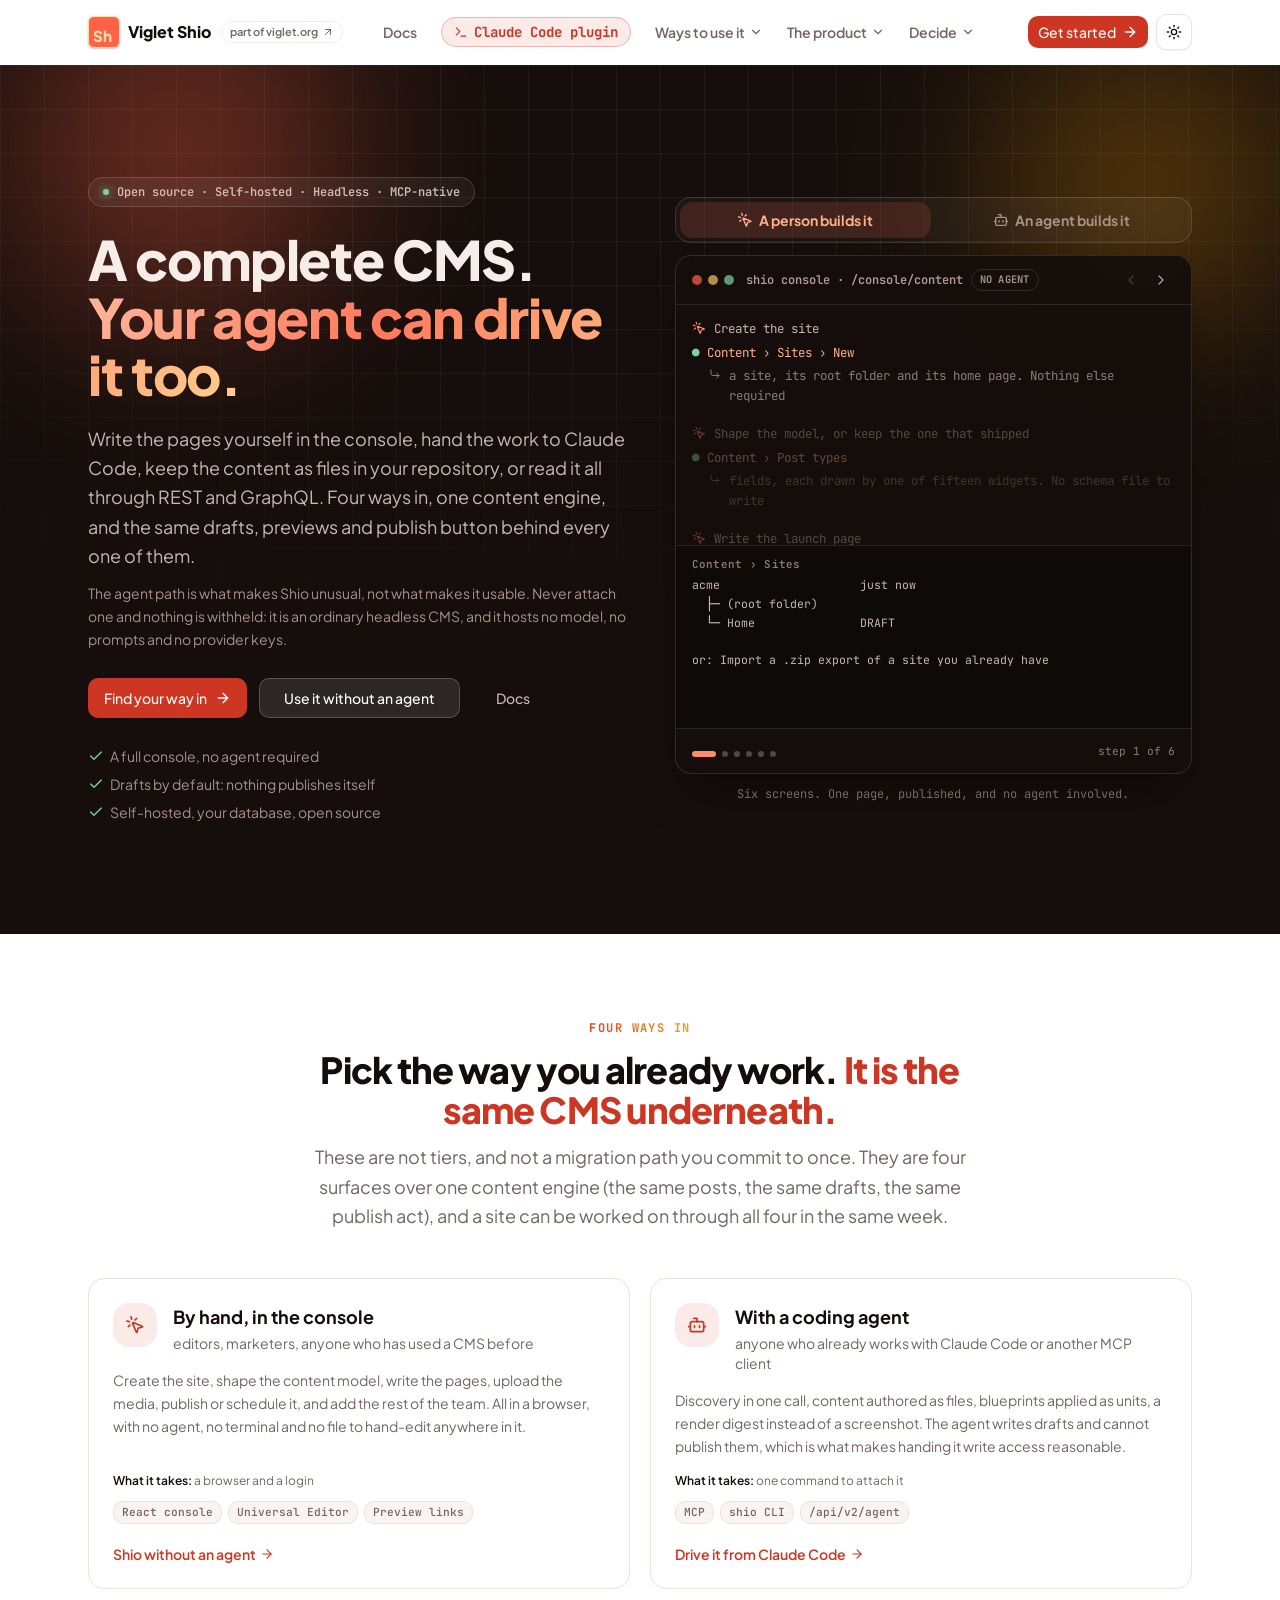
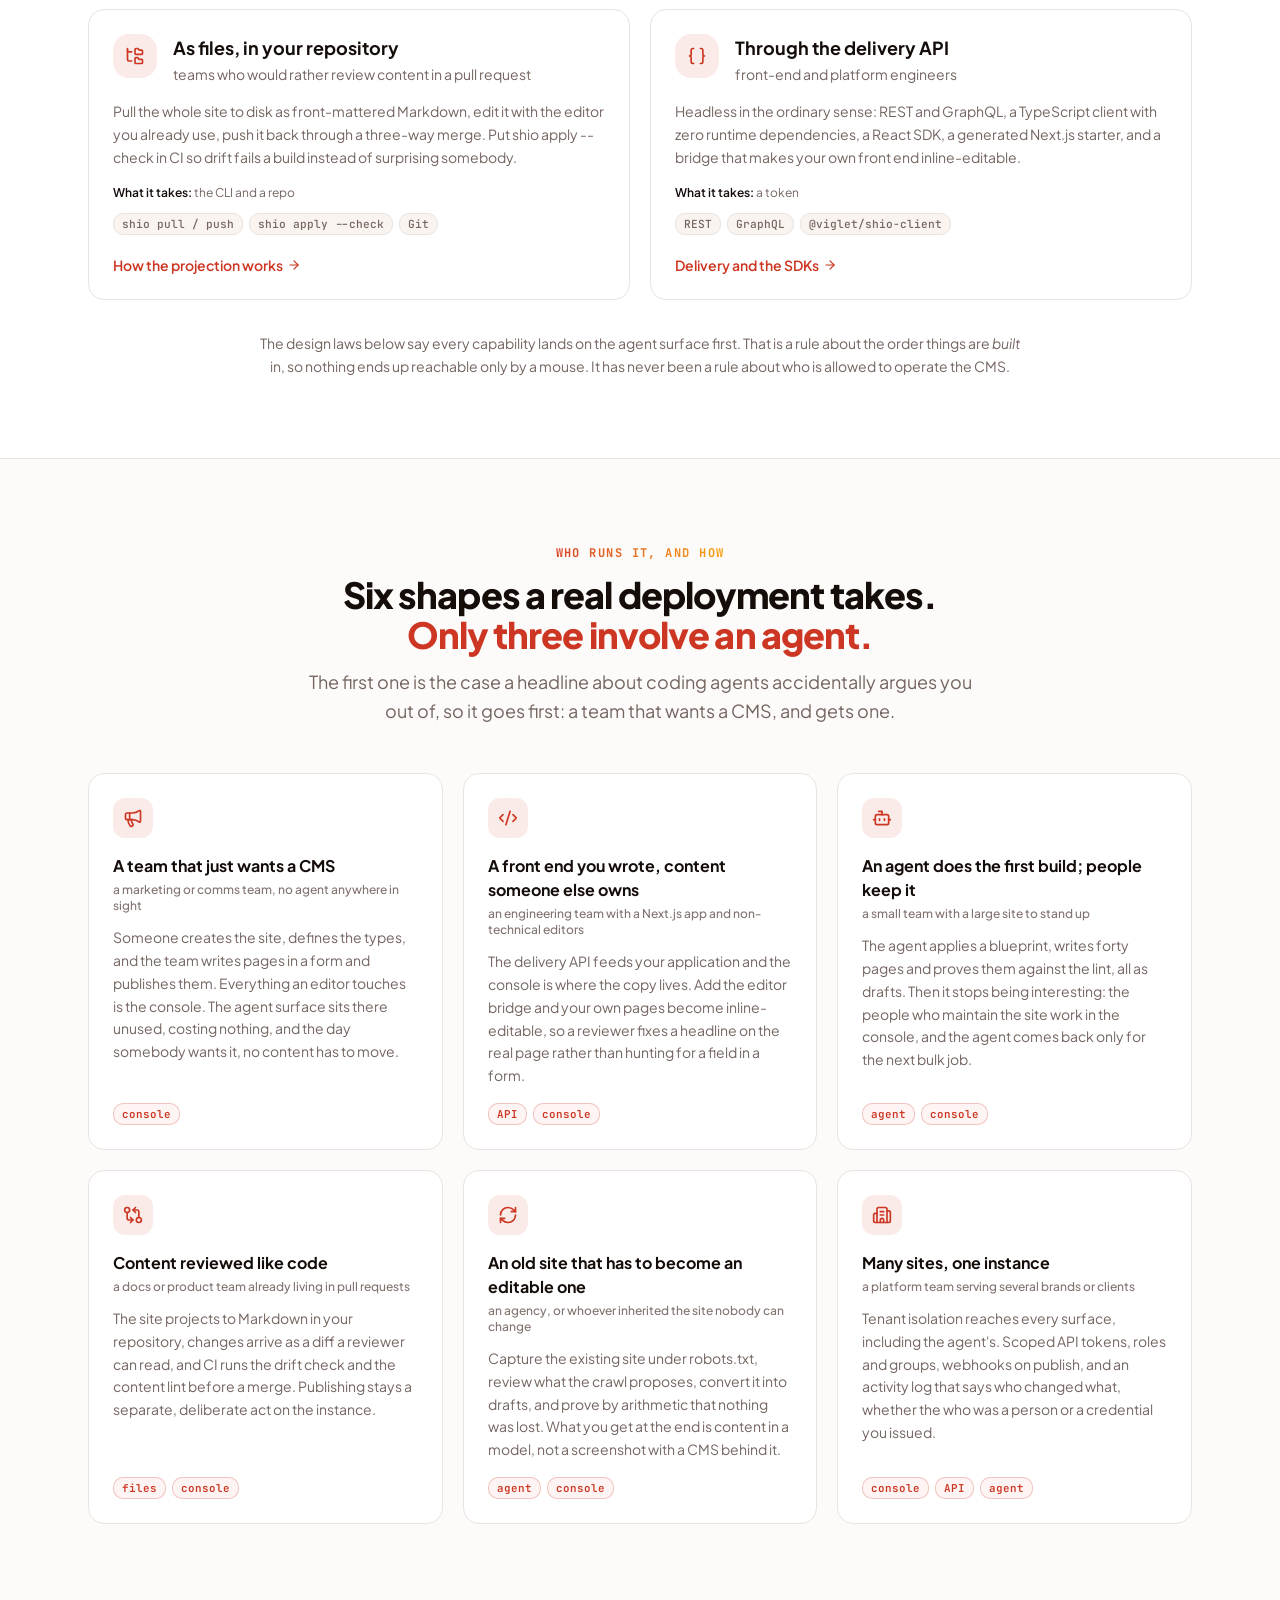
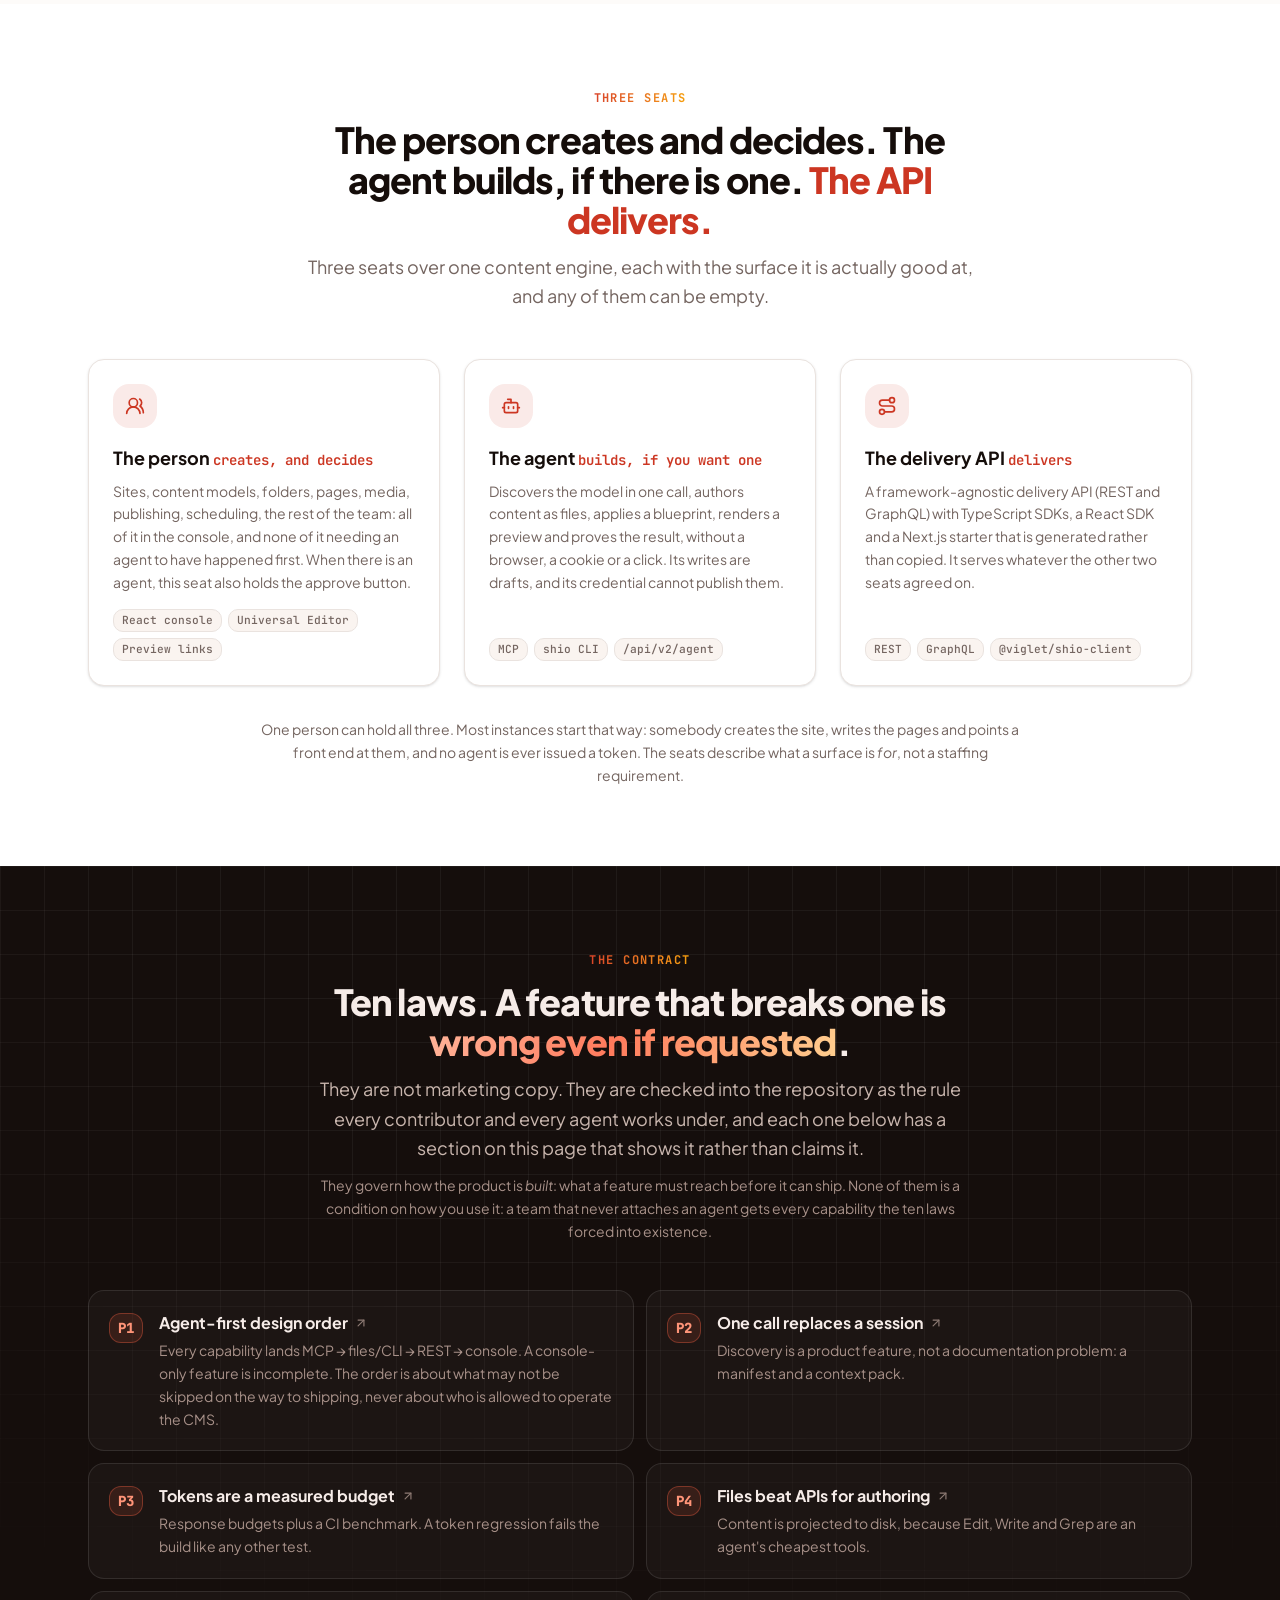
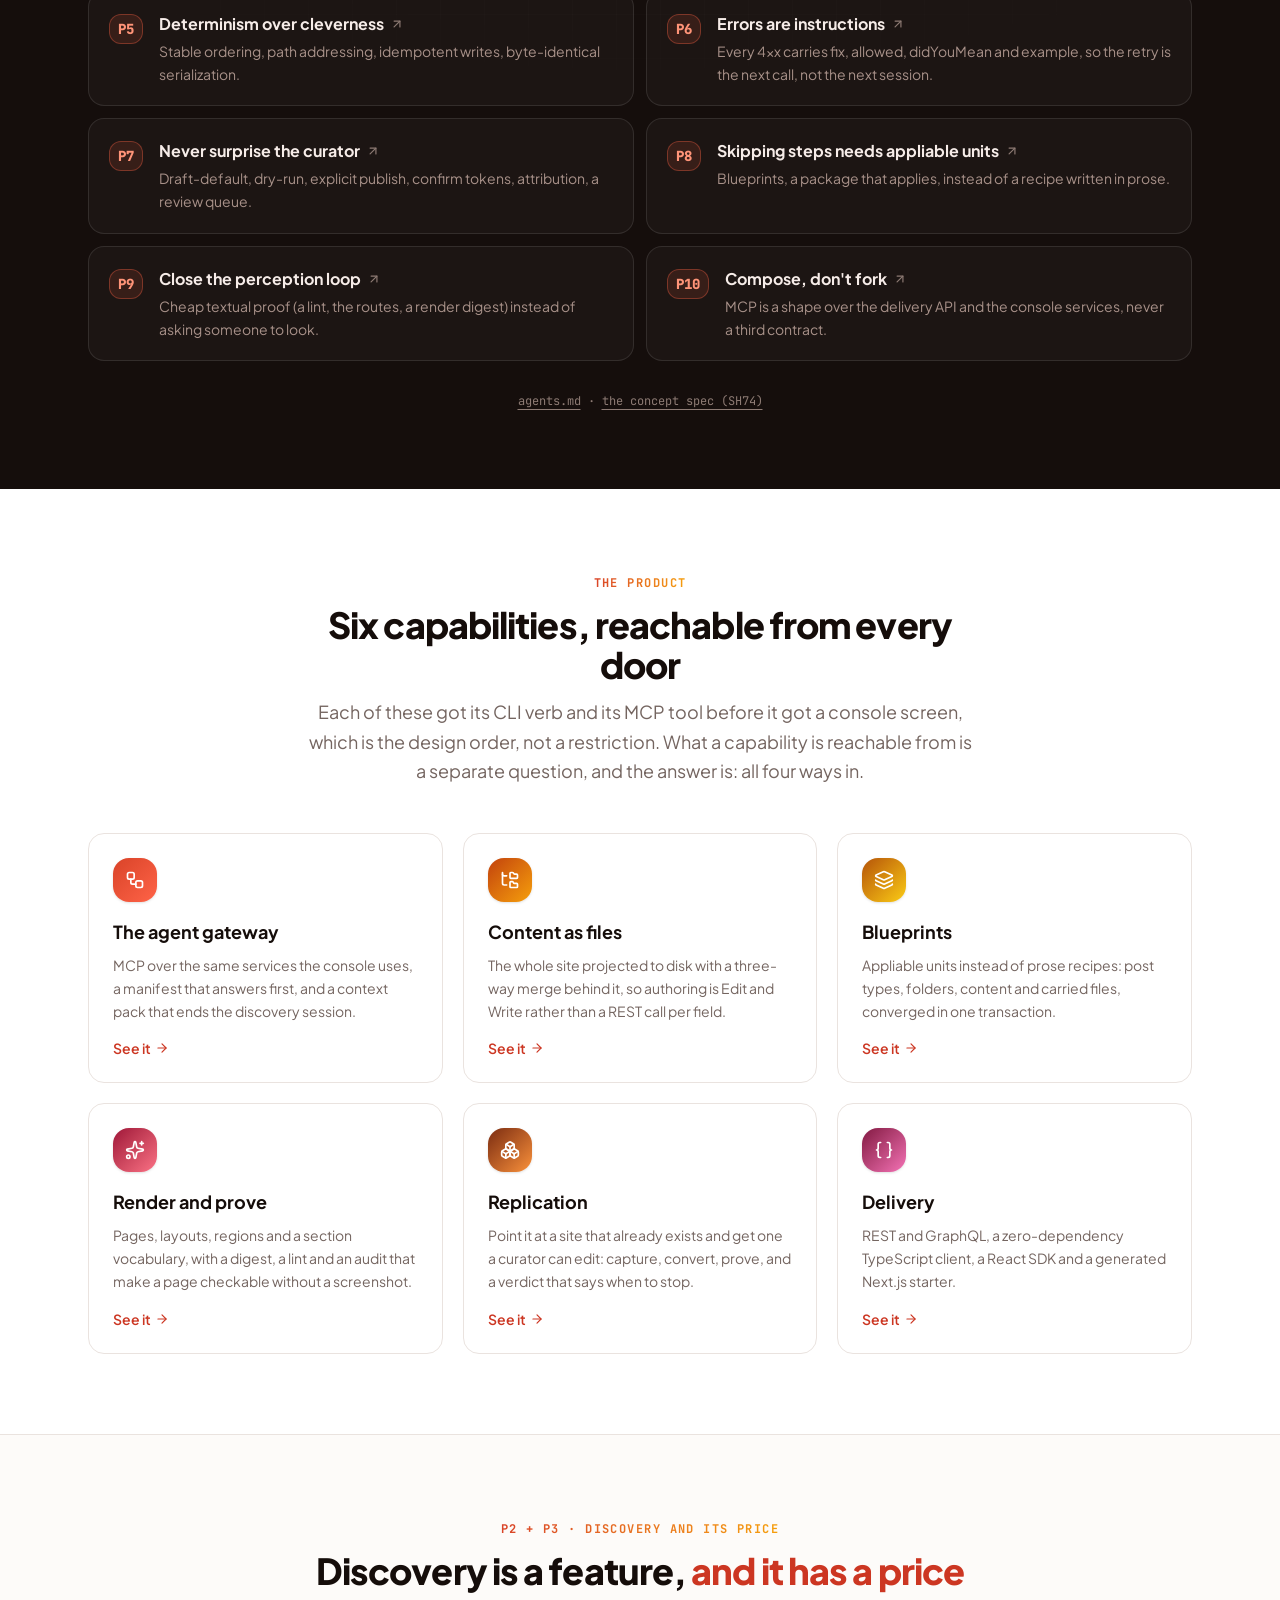
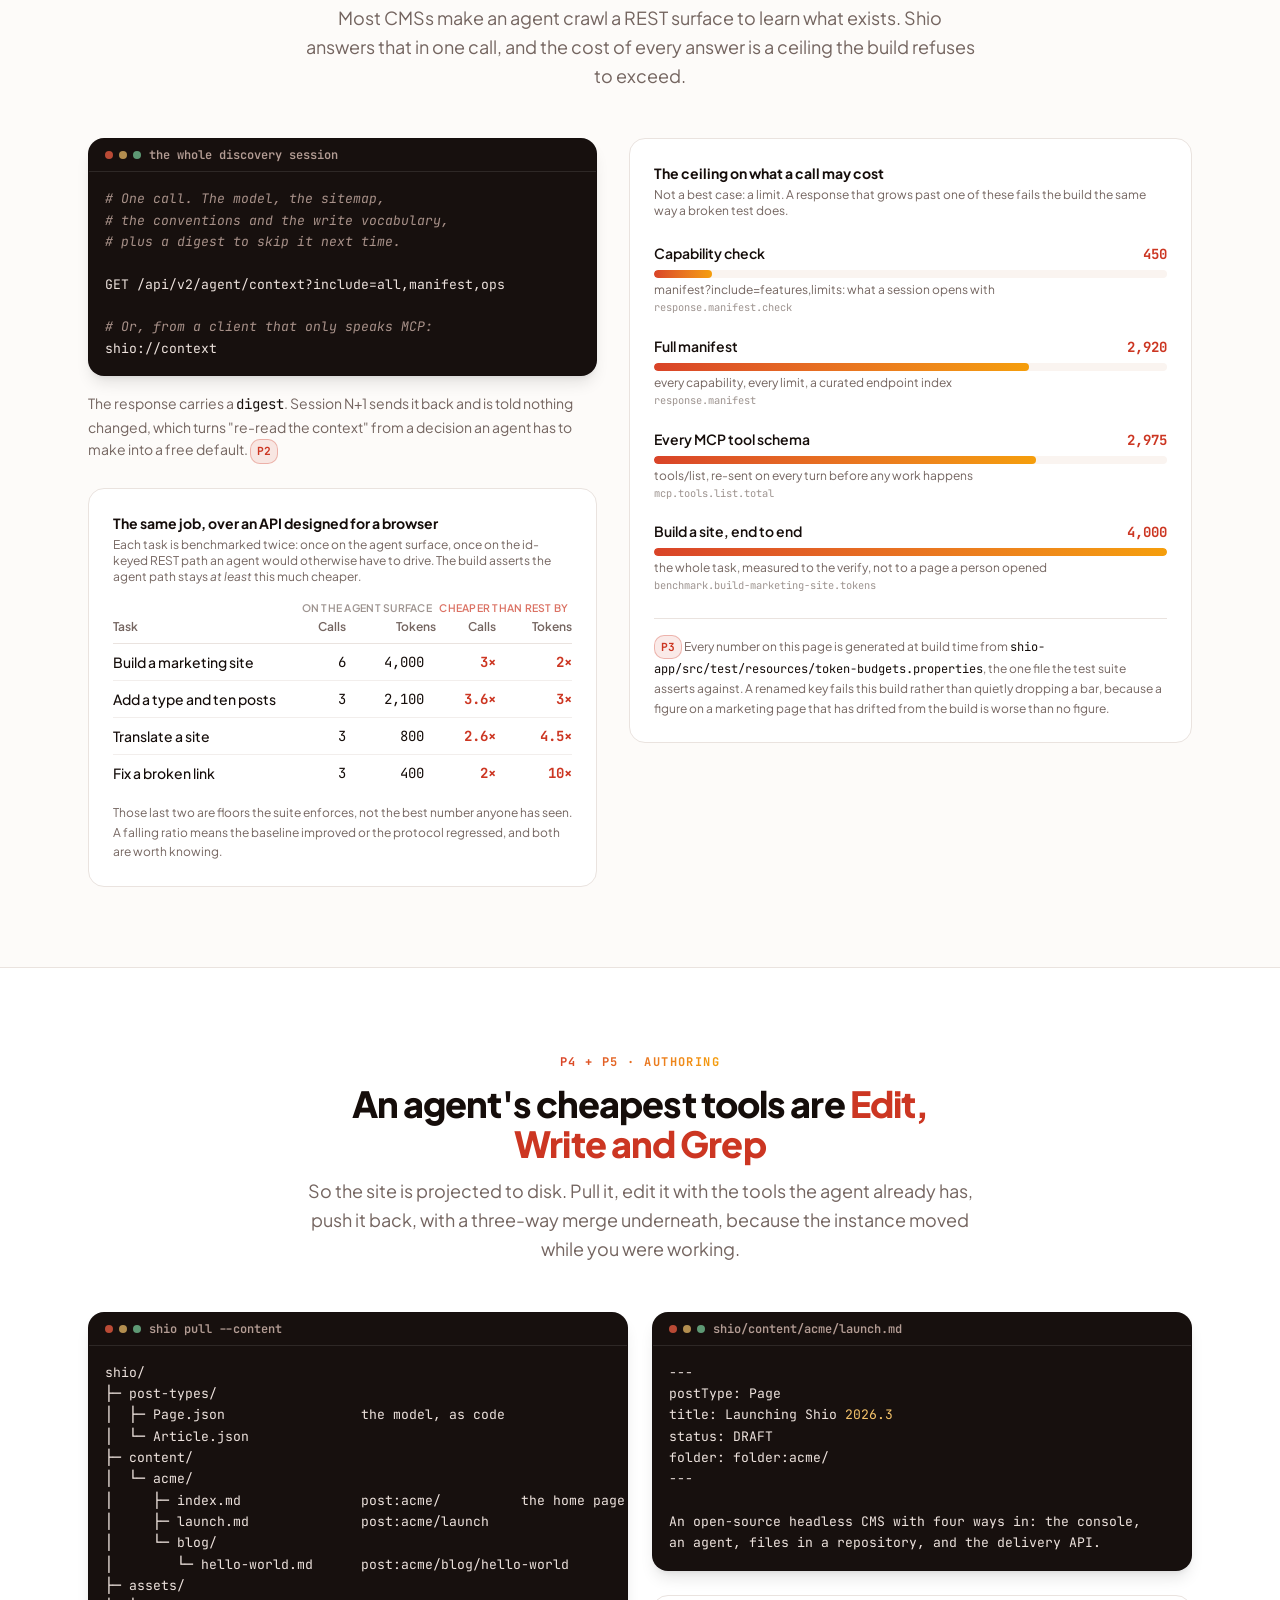
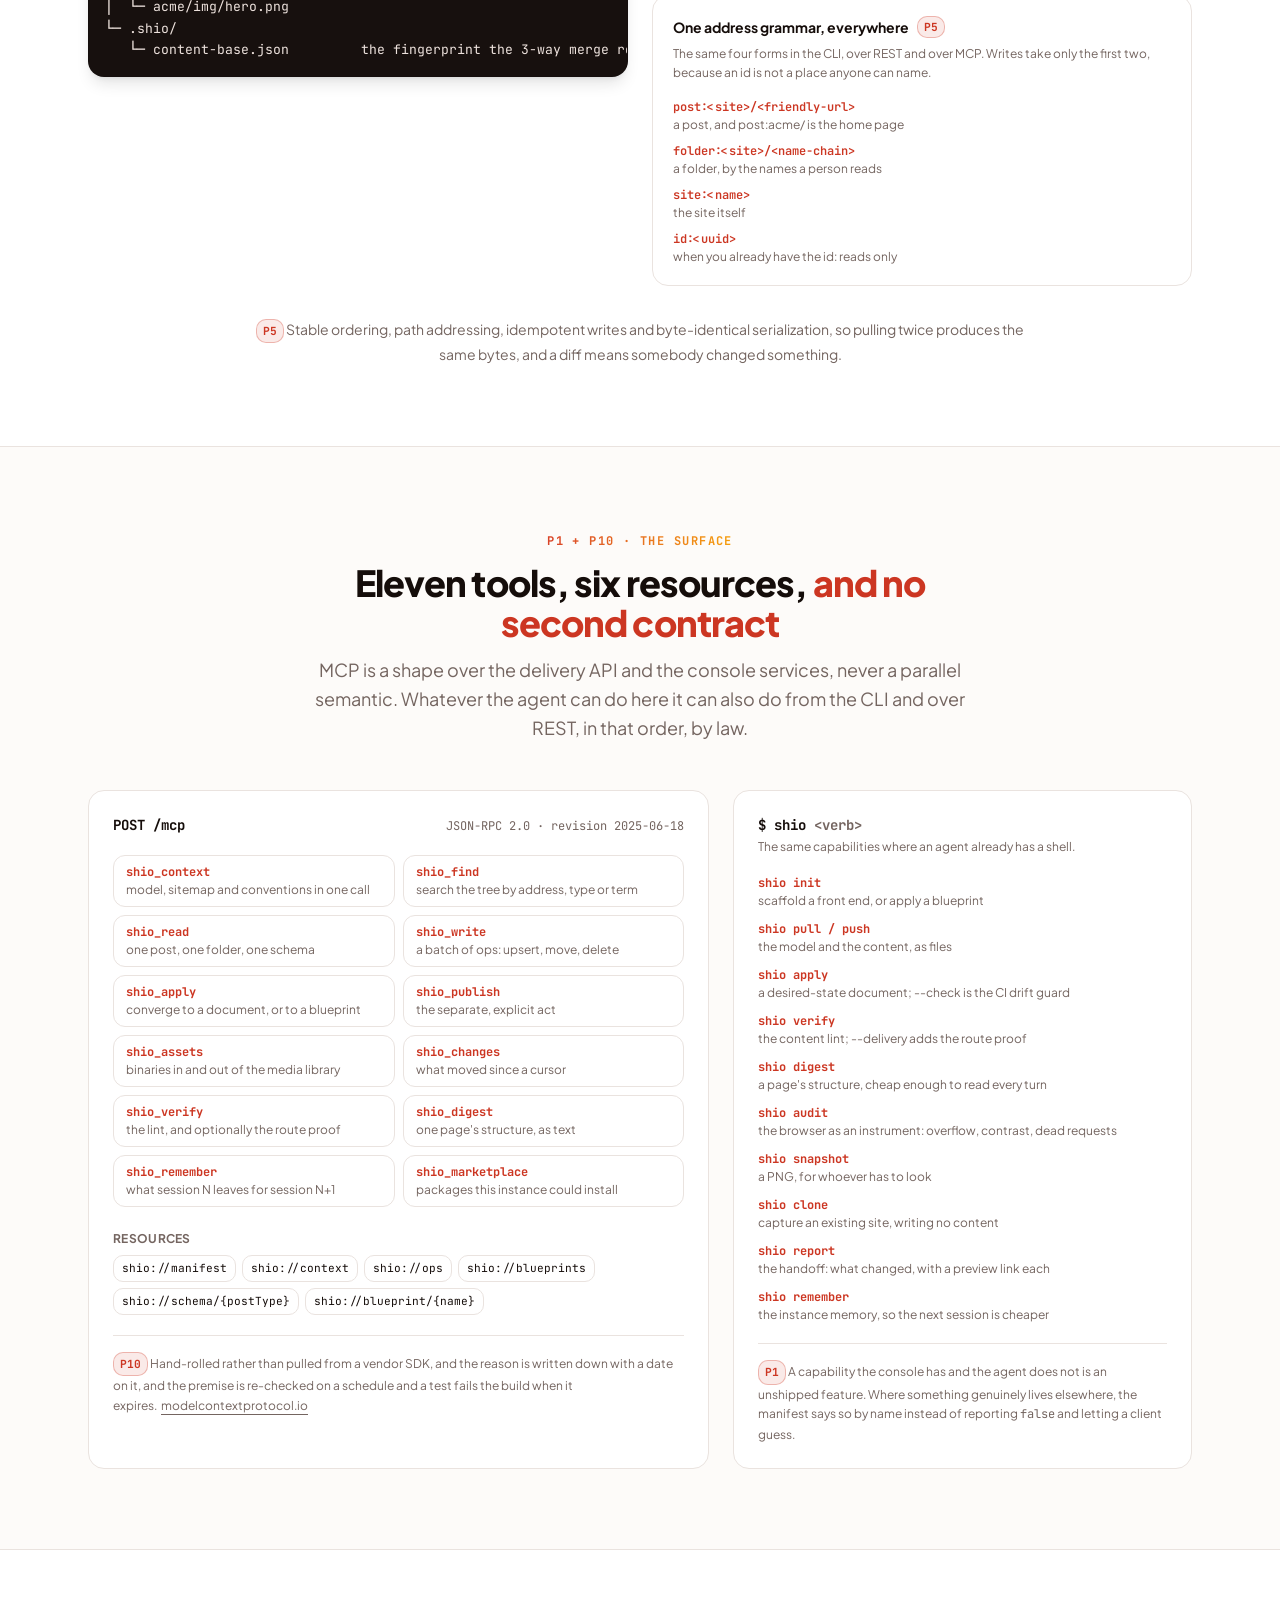
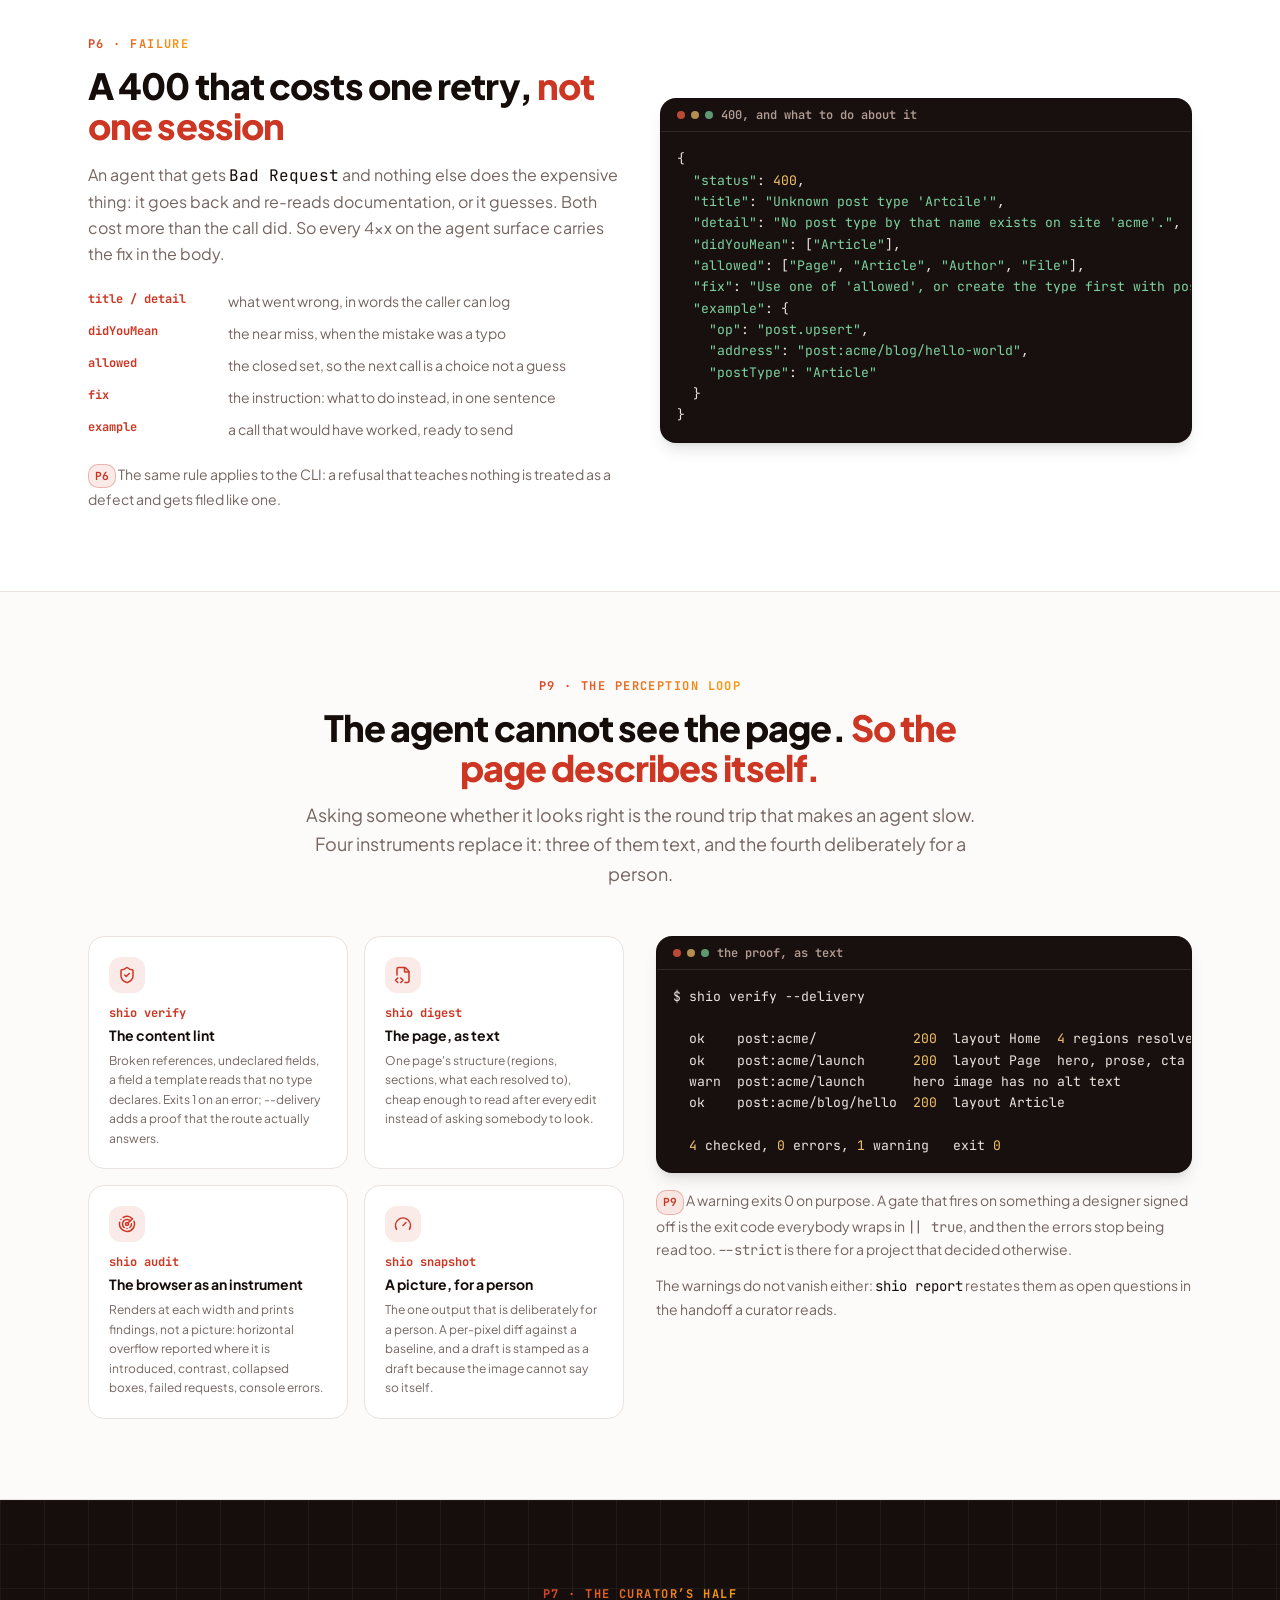
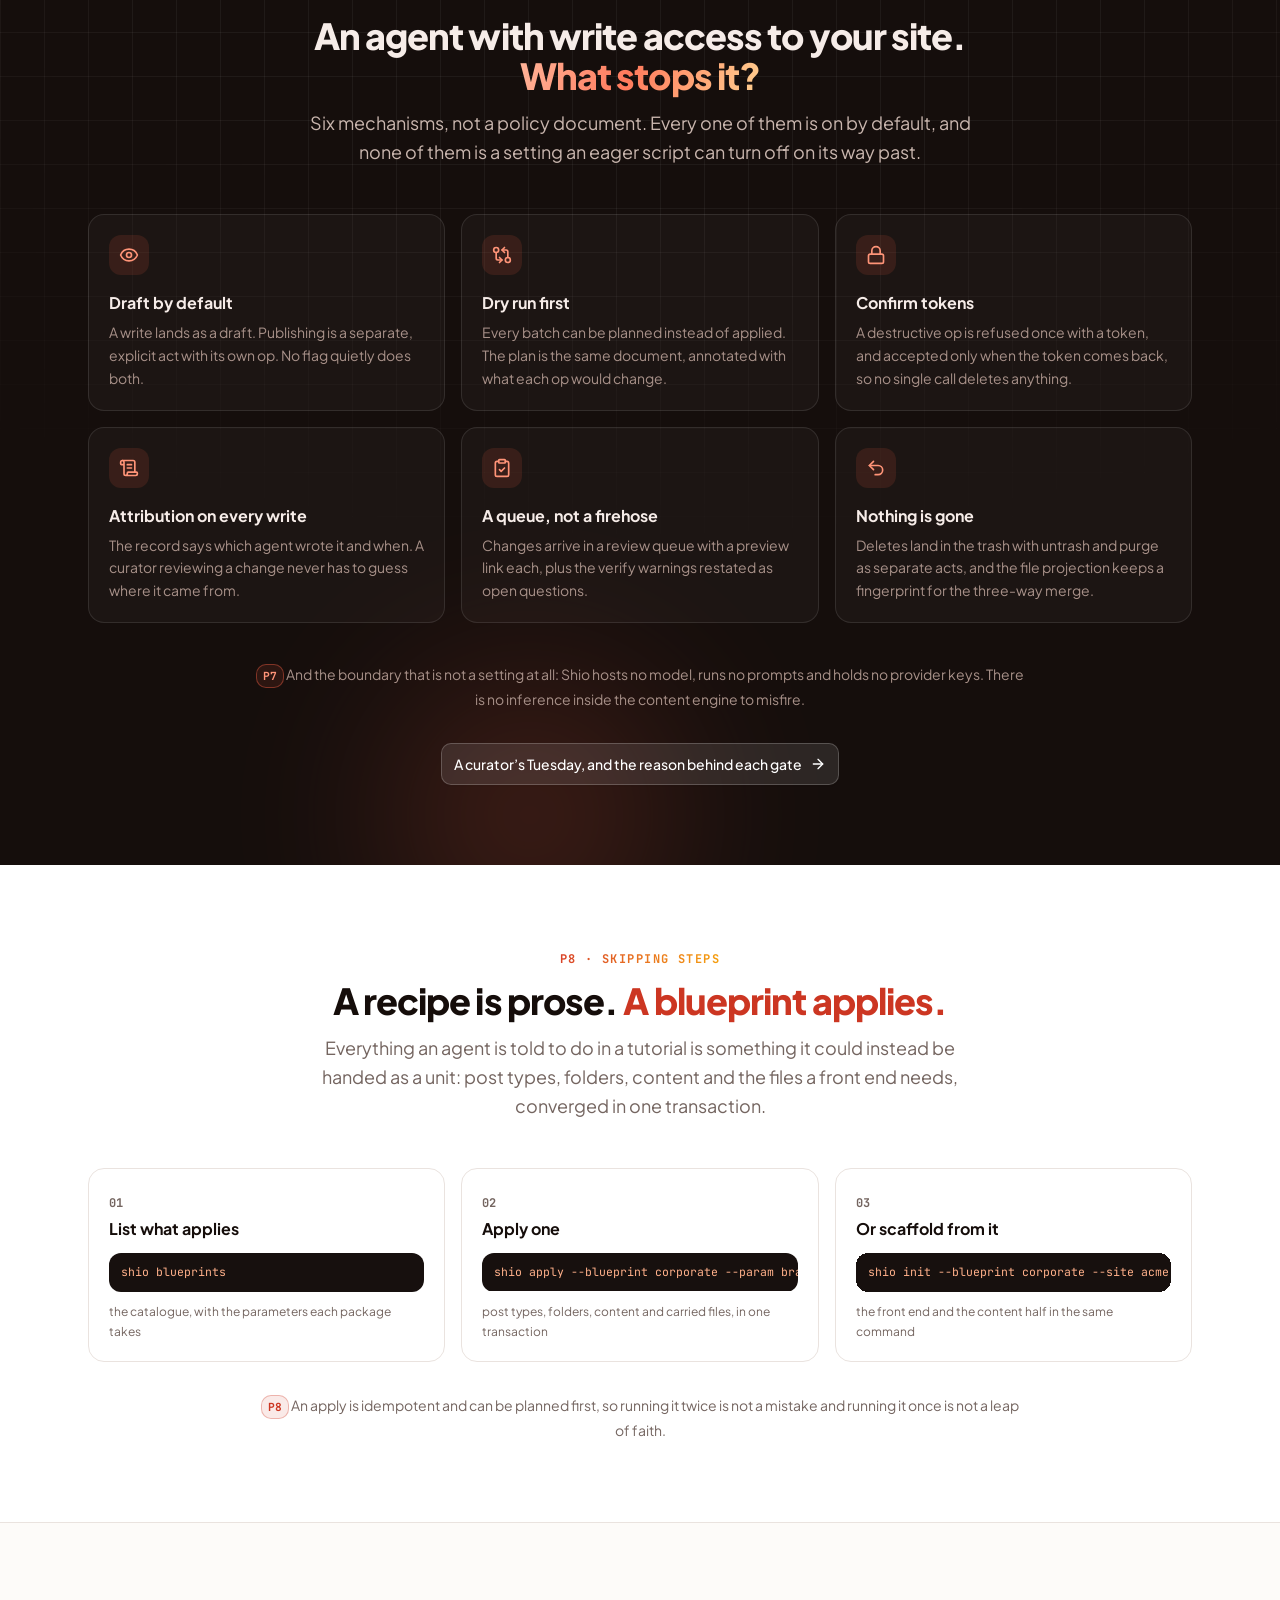
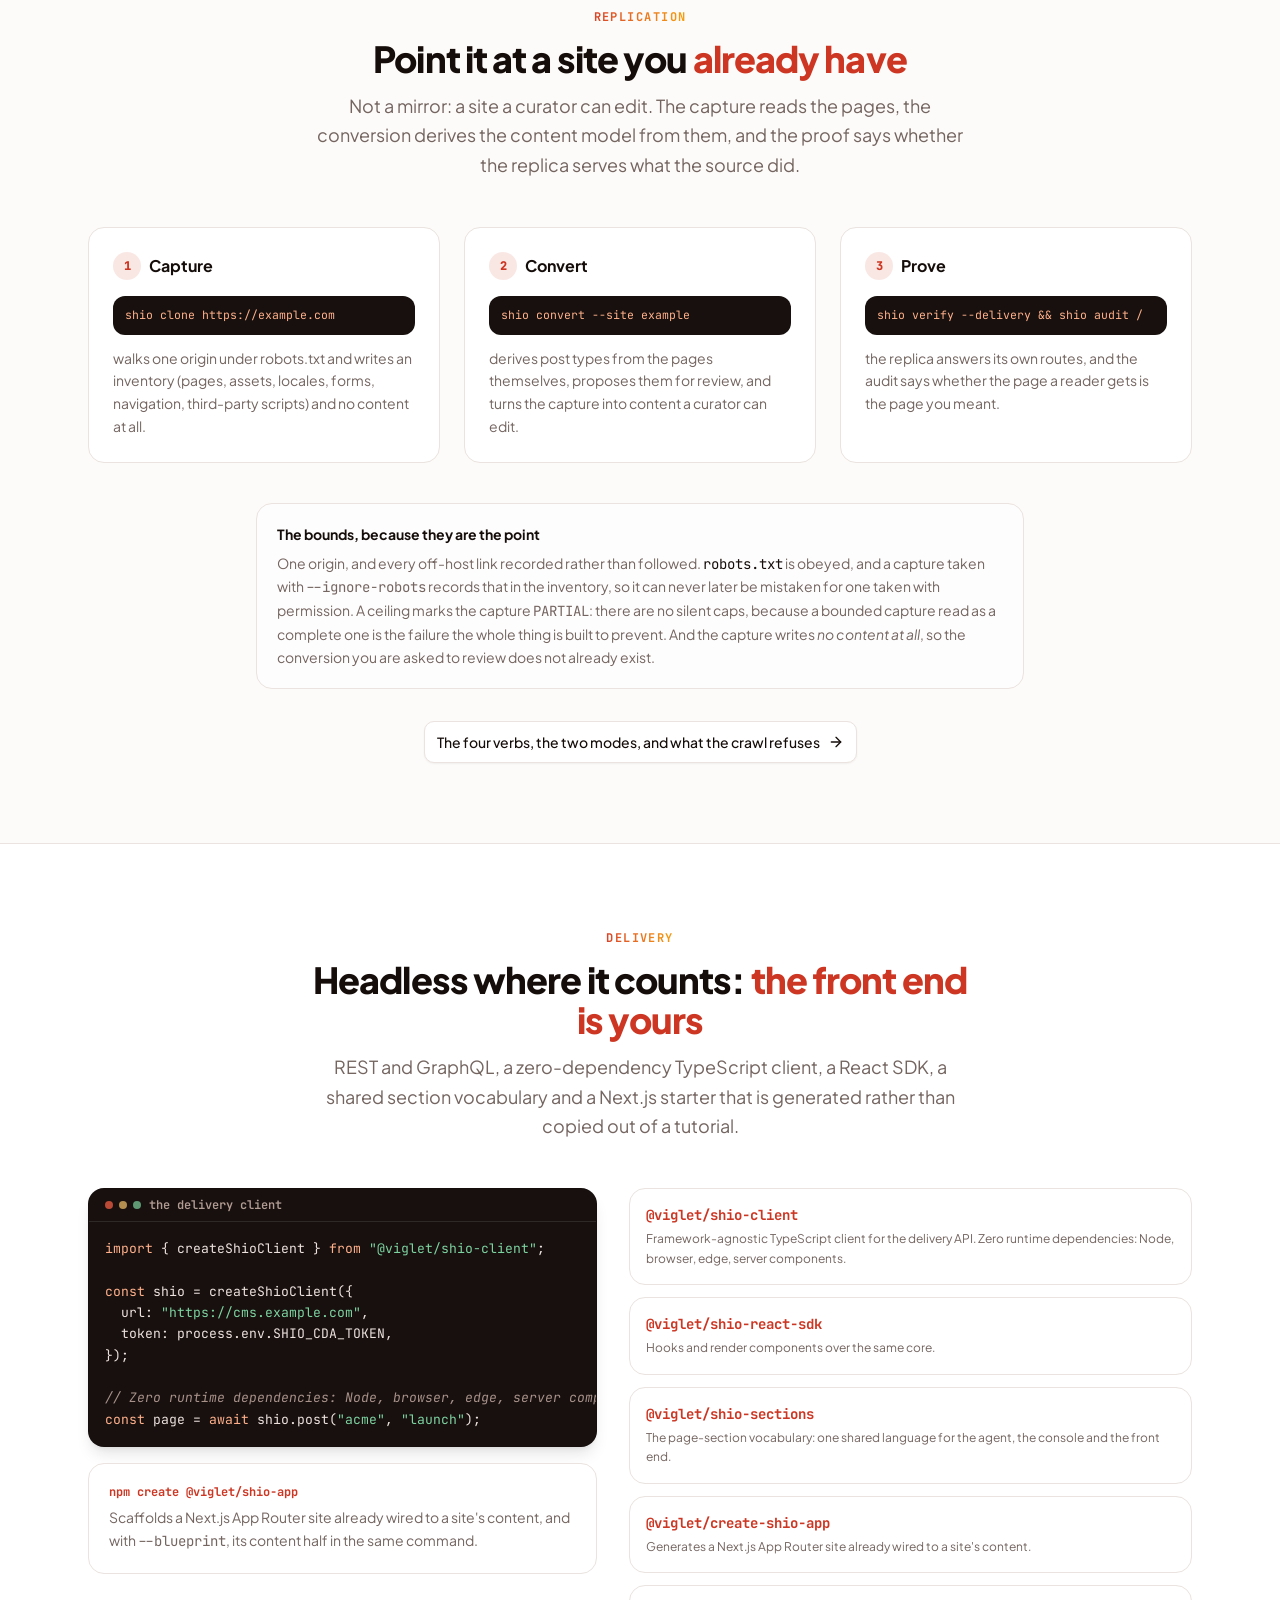
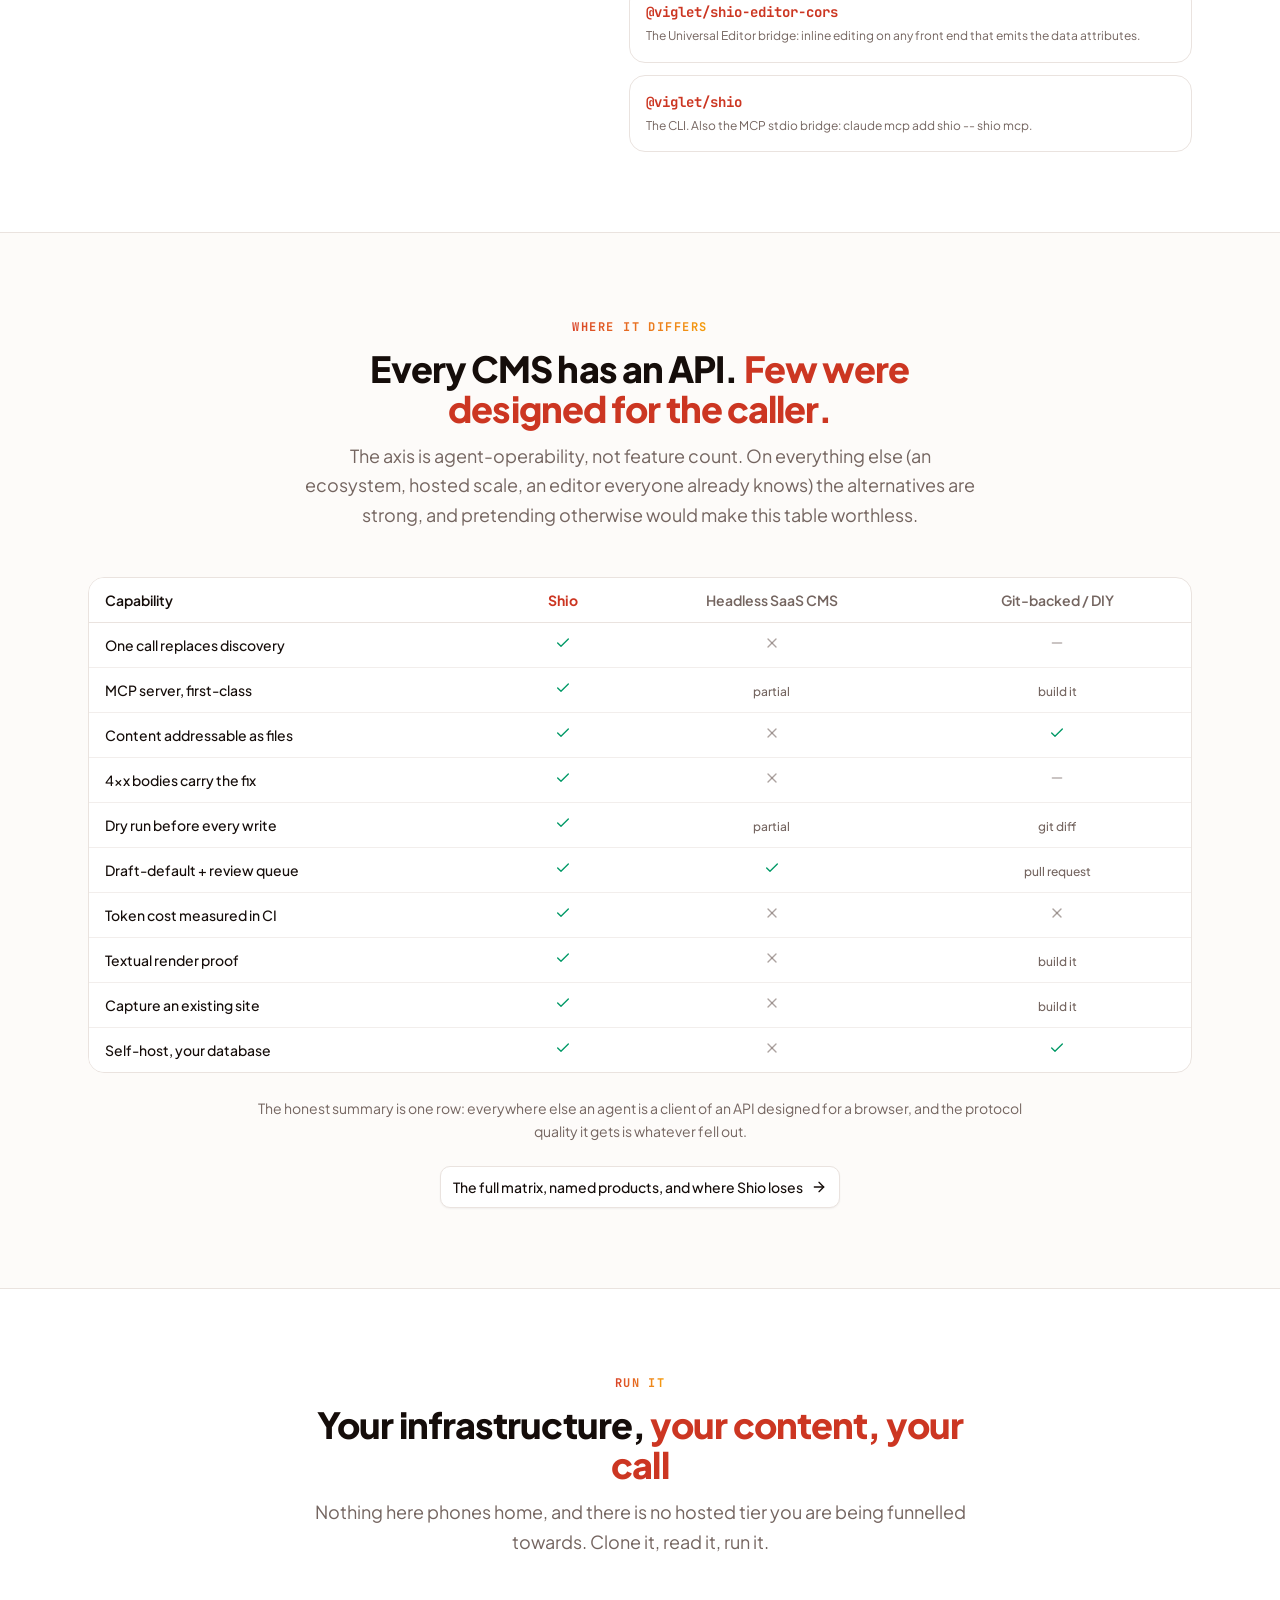
<file: features/agent-gateway/index.html>
<!doctype html>
<html lang="en">
  <head>
    <meta charset="UTF-8" />
    <meta name="viewport" content="width=device-width, initial-scale=1.0" />
    <title>The agent gateway: manifest, context pack, batch | Viglet Shio</title>
    <meta name="description" content="The namespace shaped for a coding agent rather than a browser: a manifest that reports unshipped capabilities as false and says where a capability lives when it lives elsewhere, a context pack that replaces the discovery session, a write vocabulary you can read before writing, and 4xx bodies that carry the fix." />
    <meta name="theme-color" content="#FF6347" />
    <meta property="og:title" content="The agent gateway: manifest, context pack, batch | Viglet Shio" />
    <meta property="og:description" content="A complete CMS, agent-ready and not agent-only. Console, agent, files or API: four ways in, one content engine. Open source and self-hosted." />
    <meta property="og:type" content="website" />
    <meta property="og:url" content="https://shio.viglet.org/features/agent-gateway/" />
    <meta property="og:image" content="https://shio.viglet.org/og.png" />
    <meta property="og:image:width" content="1200" />
    <meta property="og:image:height" content="630" />
    <link rel="canonical" href="https://shio.viglet.org/features/agent-gateway/" />
    <meta name="twitter:card" content="summary_large_image" />
    <meta name="twitter:image" content="https://shio.viglet.org/og.png" />
    <!-- anti-FOUC: apply the stored theme class before first paint (the prerendered HTML paints before the bundle) -->
    <script>
      (function () {
        try {
          var t = localStorage.getItem("shio-site-theme") || "system";
          var dark =
            t === "dark" ||
            (t === "system" &&
              globalThis.matchMedia("(prefers-color-scheme: dark)").matches);
          document.documentElement.classList.toggle("dark", dark);
        } catch (e) {
          /* storage blocked: fall back to the default (light) theme */
        }
      })();
    </script>
    <link rel="icon" type="image/svg+xml" href="/favicon.svg" />
    <link rel="preconnect" href="https://fonts.googleapis.com" />
    <link rel="preconnect" href="https://fonts.gstatic.com" crossorigin />
    <link
      href="https://fonts.googleapis.com/css2?family=Plus+Jakarta+Sans:ital,wght@0,400;0,500;0,600;0,700;0,800;1,400&family=JetBrains+Mono:wght@400;500;700&display=swap"
      rel="stylesheet"
    />
    <!-- Google Analytics: page views, counted in the Viglet property beside viglet.org -->
    <script async src="https://www.googletagmanager.com/gtag/js?id=G-SMSL7R3897"></script>
    <script>
      window.dataLayer = window.dataLayer || [];
      function gtag() {
        dataLayer.push(arguments);
      }
      gtag("js", new Date());
      gtag("config", "G-SMSL7R3897");
    </script>
    <script type="module" crossorigin src="/assets/index-T42SRaM4.js"></script>
    <link rel="stylesheet" crossorigin href="/assets/index-Dx7gC5NM.css">
  </head>
  <body>
    <div id="root"><div class="flex min-h-screen flex-col"><header class="sticky top-0 z-50 backdrop-blur-md transition-colors border-b border-transparent bg-background/60"><div class="mx-auto w-full max-w-6xl px-6 flex h-16 items-center gap-4"><div class="flex shrink-0 items-center gap-2.5"><a href="/" class="text-base" aria-label="Viglet Shio home"><span class="items-center gap-2 font-extrabold hidden sm:inline-flex"><div aria-label="Sh" style="display:inline-flex;align-items:center;justify-content:flex-start;width:32px;height:32px;flex-shrink:0;background-color:#FF6347;color:#FFDEAD;padding-left:4px;border-radius:6px;border-width:1px;border-style:solid;border-color:#FFDEAD;box-shadow:0 0px 1px rgba(0,0,0,0.22), 0 1px 2px rgba(0,0,0,0.19);box-sizing:border-box;overflow:hidden;user-select:none"><span style="font-size:15px;font-weight:900;line-height:1;margin-top:8px">Sh</span></div><span>Viglet Shio</span></span><span class="inline-flex items-center gap-2 font-extrabold sm:hidden"><div aria-label="Sh" style="display:inline-flex;align-items:center;justify-content:flex-start;width:32px;height:32px;flex-shrink:0;background-color:#FF6347;color:#FFDEAD;padding-left:4px;border-radius:6px;border-width:1px;border-style:solid;border-color:#FFDEAD;box-shadow:0 0px 1px rgba(0,0,0,0.22), 0 1px 2px rgba(0,0,0,0.19);box-sizing:border-box;overflow:hidden;user-select:none"><span style="font-size:15px;font-weight:900;line-height:1;margin-top:8px">Sh</span></div></span></a><a href="https://www.viglet.org" class="hidden items-center gap-1 rounded-full border border-border/60 px-2 py-0.5 text-[11px] font-semibold whitespace-nowrap text-muted-foreground transition-colors hover:border-border hover:text-foreground sm:inline-flex">part of viglet.org<svg xmlns="http://www.w3.org/2000/svg" width="24" height="24" viewBox="0 0 24 24" fill="none" stroke="currentColor" stroke-width="2" stroke-linecap="round" stroke-linejoin="round" class="lucide lucide-arrow-up-right size-3" aria-hidden="true"><path d="M7 7h10v10"></path><path d="M7 17 17 7"></path></svg></a></div><nav class="ml-4 hidden items-center gap-5 lg:flex xl:ml-6 xl:gap-6"><a href="https://docs.viglet.org/shio/" class="text-sm font-semibold whitespace-nowrap text-muted-foreground transition-colors hover:text-foreground">Docs</a><a href="/claude-code/" class="inline-flex items-center gap-1.5 rounded-full border border-primary/30 bg-primary/10 px-3 py-1 font-mono text-sm font-bold whitespace-nowrap text-primary transition-colors hover:border-primary/50 hover:bg-primary/15"><svg xmlns="http://www.w3.org/2000/svg" width="24" height="24" viewBox="0 0 24 24" fill="none" stroke="currentColor" stroke-width="2" stroke-linecap="round" stroke-linejoin="round" class="lucide lucide-terminal size-3.5" aria-hidden="true"><path d="M12 19h8"></path><path d="m4 17 6-6-6-6"></path></svg>Claude Code plugin</a><button type="button" id="radix-_R_f5_" aria-haspopup="menu" aria-expanded="false" data-state="closed" class="group flex items-center gap-1 text-sm font-semibold whitespace-nowrap text-muted-foreground outline-hidden transition-colors hover:text-foreground data-[state=open]:text-foreground">Ways to use it<svg xmlns="http://www.w3.org/2000/svg" width="24" height="24" viewBox="0 0 24 24" fill="none" stroke="currentColor" stroke-width="2" stroke-linecap="round" stroke-linejoin="round" class="lucide lucide-chevron-down size-3.5 transition-transform group-data-[state=open]:rotate-180" aria-hidden="true"><path d="m6 9 6 6 6-6"></path></svg></button><button type="button" id="radix-_R_n5_" aria-haspopup="menu" aria-expanded="false" data-state="closed" class="group flex items-center gap-1 text-sm font-semibold whitespace-nowrap text-muted-foreground outline-hidden transition-colors hover:text-foreground data-[state=open]:text-foreground">The product<svg xmlns="http://www.w3.org/2000/svg" width="24" height="24" viewBox="0 0 24 24" fill="none" stroke="currentColor" stroke-width="2" stroke-linecap="round" stroke-linejoin="round" class="lucide lucide-chevron-down size-3.5 transition-transform group-data-[state=open]:rotate-180" aria-hidden="true"><path d="m6 9 6 6 6-6"></path></svg></button><button type="button" id="radix-_R_v5_" aria-haspopup="menu" aria-expanded="false" data-state="closed" class="group flex items-center gap-1 text-sm font-semibold whitespace-nowrap text-muted-foreground outline-hidden transition-colors hover:text-foreground data-[state=open]:text-foreground">Decide<svg xmlns="http://www.w3.org/2000/svg" width="24" height="24" viewBox="0 0 24 24" fill="none" stroke="currentColor" stroke-width="2" stroke-linecap="round" stroke-linejoin="round" class="lucide lucide-chevron-down size-3.5 transition-transform group-data-[state=open]:rotate-180" aria-hidden="true"><path d="m6 9 6 6 6-6"></path></svg></button></nav><div class="ml-auto flex items-center gap-2"><a href="https://docs.viglet.org/shio/" data-slot="button" class="inline-flex items-center justify-center whitespace-nowrap text-sm font-medium transition-all disabled:pointer-events-none disabled:opacity-50 [&amp;_svg]:pointer-events-none [&amp;_svg:not([class*=&#x27;size-&#x27;])]:size-4 shrink-0 [&amp;_svg]:shrink-0 outline-none focus-visible:border-ring focus-visible:ring-ring/50 focus-visible:ring-[3px] aria-invalid:ring-destructive/20 dark:aria-invalid:ring-destructive/40 aria-invalid:border-destructive bg-primary text-primary-foreground shadow-xs hover:bg-primary/90 h-8 rounded-md gap-1.5 px-3 has-[&gt;svg]:px-2.5">Get started<svg xmlns="http://www.w3.org/2000/svg" width="24" height="24" viewBox="0 0 24 24" fill="none" stroke="currentColor" stroke-width="2" stroke-linecap="round" stroke-linejoin="round" class="lucide lucide-arrow-right size-4" aria-hidden="true"><path d="M5 12h14"></path><path d="m12 5 7 7-7 7"></path></svg></a><button data-slot="button" class="inline-flex items-center justify-center gap-2 whitespace-nowrap rounded-md text-sm font-medium transition-all disabled:pointer-events-none disabled:opacity-50 [&amp;_svg]:pointer-events-none [&amp;_svg:not([class*=&#x27;size-&#x27;])]:size-4 shrink-0 [&amp;_svg]:shrink-0 outline-none focus-visible:border-ring focus-visible:ring-ring/50 focus-visible:ring-[3px] aria-invalid:ring-destructive/20 dark:aria-invalid:ring-destructive/40 aria-invalid:border-destructive border bg-background shadow-xs hover:bg-accent hover:text-accent-foreground dark:bg-input/30 dark:border-input dark:hover:bg-input/50 size-9" type="button" id="radix-_R_5l_" aria-haspopup="menu" aria-expanded="false" data-state="closed"><svg xmlns="http://www.w3.org/2000/svg" width="24" height="24" viewBox="0 0 24 24" fill="none" stroke="currentColor" stroke-width="2" stroke-linecap="round" stroke-linejoin="round" class="lucide lucide-sun h-[1.2rem] w-[1.2rem] scale-100 rotate-0 transition-all dark:scale-0 dark:-rotate-90" aria-hidden="true"><circle cx="12" cy="12" r="4"></circle><path d="M12 2v2"></path><path d="M12 20v2"></path><path d="m4.93 4.93 1.41 1.41"></path><path d="m17.66 17.66 1.41 1.41"></path><path d="M2 12h2"></path><path d="M20 12h2"></path><path d="m6.34 17.66-1.41 1.41"></path><path d="m19.07 4.93-1.41 1.41"></path></svg><svg xmlns="http://www.w3.org/2000/svg" width="24" height="24" viewBox="0 0 24 24" fill="none" stroke="currentColor" stroke-width="2" stroke-linecap="round" stroke-linejoin="round" class="lucide lucide-moon absolute h-[1.2rem] w-[1.2rem] scale-0 rotate-90 transition-all dark:scale-100 dark:rotate-0" aria-hidden="true"><path d="M20.985 12.486a9 9 0 1 1-9.473-9.472c.405-.022.617.46.402.803a6 6 0 0 0 8.268 8.268c.344-.215.825-.004.803.401"></path></svg><span class="sr-only">Toggle theme</span></button><button type="button" aria-label="Open menu" aria-expanded="false" class="flex size-9 items-center justify-center rounded-lg text-muted-foreground transition-colors hover:bg-muted hover:text-foreground lg:hidden"><svg xmlns="http://www.w3.org/2000/svg" width="24" height="24" viewBox="0 0 24 24" fill="none" stroke="currentColor" stroke-width="2" stroke-linecap="round" stroke-linejoin="round" class="lucide lucide-menu size-5" aria-hidden="true"><path d="M4 5h16"></path><path d="M4 12h16"></path><path d="M4 19h16"></path></svg></button></div></div></header><main class="flex-1"><section id="top" class="relative isolate overflow-hidden bg-[#150e0c] py-16 text-[#f6ece8] sm:py-20"><div class="grid-bg pointer-events-none absolute inset-0 -z-10"></div><div class="animate-orb-a pointer-events-none absolute -top-40 left-1/3 -z-10 h-[420px] w-[420px] rounded-full bg-[radial-gradient(circle,#ff6347,transparent_70%)] opacity-40 blur-[70px]"></div><div class="mx-auto w-full px-6 max-w-3xl"><span class="inline-block bg-gradient-to-r from-[#d94328] to-[#f59e0b] bg-clip-text font-mono text-xs font-bold tracking-[0.12em] text-transparent uppercase">The agent gateway</span><h1 class="mt-3 text-3xl font-extrabold leading-[1.1] tracking-tight sm:text-4xl lg:text-5xl">A namespace shaped for a caller that<!-- --> <span class="text-gradient">cannot click anything</span></h1><p class="mt-5 text-lg leading-relaxed text-[#c9b6ae]">Everything here is a shape over the delivery API and the console services, never a parallel semantic. What makes it a gateway rather than a second API is that it answers the questions a browser never has to ask: what can you do, what is here, and what did I just get wrong.</p><div class="mt-7"><div class="flex flex-wrap gap-3"><a href="https://docs.viglet.org/shio/" data-slot="button" class="inline-flex items-center justify-center gap-2 whitespace-nowrap text-sm font-medium transition-all disabled:pointer-events-none disabled:opacity-50 [&amp;_svg]:pointer-events-none [&amp;_svg:not([class*=&#x27;size-&#x27;])]:size-4 shrink-0 [&amp;_svg]:shrink-0 outline-none focus-visible:border-ring focus-visible:ring-ring/50 focus-visible:ring-[3px] aria-invalid:ring-destructive/20 dark:aria-invalid:ring-destructive/40 aria-invalid:border-destructive bg-primary text-primary-foreground shadow-xs hover:bg-primary/90 h-10 rounded-md px-6 has-[&gt;svg]:px-4">Read the docs <svg xmlns="http://www.w3.org/2000/svg" width="24" height="24" viewBox="0 0 24 24" fill="none" stroke="currentColor" stroke-width="2" stroke-linecap="round" stroke-linejoin="round" class="lucide lucide-arrow-right size-4" aria-hidden="true"><path d="M5 12h14"></path><path d="m12 5 7 7-7 7"></path></svg></a><a href="/#laws" data-slot="button" class="inline-flex items-center justify-center gap-2 whitespace-nowrap text-sm font-medium transition-all disabled:pointer-events-none disabled:opacity-50 [&amp;_svg]:pointer-events-none [&amp;_svg:not([class*=&#x27;size-&#x27;])]:size-4 shrink-0 [&amp;_svg]:shrink-0 outline-none focus-visible:border-ring focus-visible:ring-ring/50 focus-visible:ring-[3px] aria-invalid:ring-destructive/20 dark:aria-invalid:ring-destructive/40 aria-invalid:border-destructive border shadow-xs dark:border-input dark:hover:bg-input/50 h-10 rounded-md px-6 has-[&gt;svg]:px-4 border-white/20 bg-white/10 text-white hover:bg-white/20 hover:text-white dark:bg-white/10">The ten laws</a></div></div></div></section><section class="py-20"><div class="mx-auto w-full max-w-6xl px-6"><div class="space-y-16"><article class="grid items-start gap-8 lg:grid-cols-2 [&amp;&gt;*]:min-w-0"><div><h2 class="flex flex-wrap items-center gap-2 text-2xl font-extrabold tracking-tight">The manifest answers first, and answers honestly<span class="inline-flex items-center rounded-md border px-1.5 py-0.5 font-mono text-[0.7rem] font-bold border-primary/30 bg-primary/10 text-primary">P2</span></h2><p class="mt-3 leading-relaxed text-muted-foreground">A capability that has not shipped is reported false rather than omitted, because an absent flag sends a caller probing, which is the exact cost the manifest exists to remove. And where a capability genuinely lives somewhere else, an elsewhere map names the command instead: reporting false for a screenshot reads as not possible, when the truth is possible, from the CLI.</p></div><div><figure class="overflow-hidden rounded-xl border border-black/10 bg-[#17100e] text-[#ede2dd] shadow-lg dark:border-white/10"><figcaption class="flex items-center gap-2 border-b border-white/10 px-4 py-2 font-mono text-xs font-semibold text-[#b39c94]"><span class="flex gap-1.5" aria-hidden="true"><span class="size-2 rounded-full bg-[#ff6347]/70"></span><span class="size-2 rounded-full bg-[#f5c46b]/70"></span><span class="size-2 rounded-full bg-[#7dd3a0]/70"></span></span>the cheapest read on the surface</figcaption><pre class="overflow-x-auto px-4 py-4 text-[0.82rem] leading-relaxed"><code class="font-mono">GET /api/v2/agent/manifest?include=features,limits

<span class="text-[#a89189] italic"># At most 450 tokens, a ceiling the build enforces. The</span>
<span class="text-[#a89189] italic"># full document&#x27;s is 2920, and the difference is</span>
<span class="text-[#a89189] italic"># the reason this projection exists.</span></code></pre></figure></div></article><article class="grid items-start gap-8 lg:grid-cols-2 [&amp;&gt;*]:min-w-0"><div class="lg:order-2"><h2 class="flex flex-wrap items-center gap-2 text-2xl font-extrabold tracking-tight">One call for the model, the sitemap and the conventions<span class="inline-flex items-center rounded-md border px-1.5 py-0.5 font-mono text-[0.7rem] font-bold border-primary/30 bg-primary/10 text-primary">P2</span></h2><p class="mt-3 leading-relaxed text-muted-foreground">The context pack is the discovery session collapsed into a response, and it carries a digest. Session N+1 sends the digest back and is told nothing changed, which turns re-reading the context from a decision an agent has to make into a free default. Ask for the write vocabulary in the same call and every op arrives with the keys it takes.</p></div><div class="lg:order-1"><figure class="overflow-hidden rounded-xl border border-black/10 bg-[#17100e] text-[#ede2dd] shadow-lg dark:border-white/10"><figcaption class="flex items-center gap-2 border-b border-white/10 px-4 py-2 font-mono text-xs font-semibold text-[#b39c94]"><span class="flex gap-1.5" aria-hidden="true"><span class="size-2 rounded-full bg-[#ff6347]/70"></span><span class="size-2 rounded-full bg-[#f5c46b]/70"></span><span class="size-2 rounded-full bg-[#7dd3a0]/70"></span></span>the whole of discovery</figcaption><pre class="overflow-x-auto px-4 py-4 text-[0.82rem] leading-relaxed"><code class="font-mono">GET /api/v2/agent/context?include=all,manifest,ops</code></pre></figure></div></article><article class="grid items-start gap-8 lg:grid-cols-2 [&amp;&gt;*]:min-w-0"><div><h2 class="flex flex-wrap items-center gap-2 text-2xl font-extrabold tracking-tight">A batch can be planned before it is applied<span class="inline-flex items-center rounded-md border px-1.5 py-0.5 font-mono text-[0.7rem] font-bold border-primary/30 bg-primary/10 text-primary">P7</span></h2><p class="mt-3 leading-relaxed text-muted-foreground">The plan is the same document as the write, annotated with what each op would change, not a summary in a different shape, because two shapes drift. A destructive op is refused once with a confirm digest over exactly those deletions, so the second call cannot quietly cover more than the first one showed you.</p></div><div><figure class="overflow-hidden rounded-xl border border-black/10 bg-[#17100e] text-[#ede2dd] shadow-lg dark:border-white/10"><figcaption class="flex items-center gap-2 border-b border-white/10 px-4 py-2 font-mono text-xs font-semibold text-[#b39c94]"><span class="flex gap-1.5" aria-hidden="true"><span class="size-2 rounded-full bg-[#ff6347]/70"></span><span class="size-2 rounded-full bg-[#f5c46b]/70"></span><span class="size-2 rounded-full bg-[#7dd3a0]/70"></span></span>look, then write</figcaption><pre class="overflow-x-auto px-4 py-4 text-[0.82rem] leading-relaxed"><code class="font-mono">POST /api/v2/agent/batch
{
  <span class="text-[#7dd3a0]">&quot;dryRun&quot;</span>: <span class="text-[#ffb08a]">true</span>,
  <span class="text-[#7dd3a0]">&quot;ops&quot;</span>: [
    { <span class="text-[#7dd3a0]">&quot;op&quot;</span>: <span class="text-[#7dd3a0]">&quot;post.upsert&quot;</span>,
      <span class="text-[#7dd3a0]">&quot;address&quot;</span>: <span class="text-[#7dd3a0]">&quot;post:acme/launch&quot;</span>,
      <span class="text-[#7dd3a0]">&quot;postType&quot;</span>: <span class="text-[#7dd3a0]">&quot;Page&quot;</span>,
      <span class="text-[#7dd3a0]">&quot;fields&quot;</span>: { <span class="text-[#7dd3a0]">&quot;title&quot;</span>: <span class="text-[#7dd3a0]">&quot;Launching Shio&quot;</span> } }
  ]
}</code></pre></figure></div></article><article class="max-w-3xl"><div><h2 class="flex flex-wrap items-center gap-2 text-2xl font-extrabold tracking-tight">A wrong call costs one retry, not one session<span class="inline-flex items-center rounded-md border px-1.5 py-0.5 font-mono text-[0.7rem] font-bold border-primary/30 bg-primary/10 text-primary">P6</span></h2><p class="mt-3 leading-relaxed text-muted-foreground">Every 4xx carries the fix in the body: what was wrong, the near miss if the mistake was a typo, the closed set of what is allowed, an instruction, and a call that would have worked. An agent that gets Bad Request and nothing else does the expensive thing: it re-reads documentation, or it guesses.</p></div></article></div><nav class="mt-16 border-t border-border pt-8"><h2 class="text-sm font-bold tracking-wide text-muted-foreground uppercase">Next</h2><ul class="mt-4 grid gap-3 sm:grid-cols-2"><li><a href="/claude-code/" class="group flex items-center justify-between gap-3 rounded-xl border border-border bg-card p-5 font-semibold transition-colors hover:border-primary/40">Drive it from Claude Code<svg xmlns="http://www.w3.org/2000/svg" width="24" height="24" viewBox="0 0 24 24" fill="none" stroke="currentColor" stroke-width="2" stroke-linecap="round" stroke-linejoin="round" class="lucide lucide-arrow-up-right size-4 shrink-0 text-muted-foreground transition-colors group-hover:text-primary" aria-hidden="true"><path d="M7 7h10v10"></path><path d="M7 17 17 7"></path></svg></a></li><li><a href="/features/content-as-files/" class="group flex items-center justify-between gap-3 rounded-xl border border-border bg-card p-5 font-semibold transition-colors hover:border-primary/40">Content as files<svg xmlns="http://www.w3.org/2000/svg" width="24" height="24" viewBox="0 0 24 24" fill="none" stroke="currentColor" stroke-width="2" stroke-linecap="round" stroke-linejoin="round" class="lucide lucide-arrow-up-right size-4 shrink-0 text-muted-foreground transition-colors group-hover:text-primary" aria-hidden="true"><path d="M7 7h10v10"></path><path d="M7 17 17 7"></path></svg></a></li></ul></nav></div></section><section class="py-20" data-md-skip="true"><div class="mx-auto w-full max-w-6xl px-6"><div class="relative isolate overflow-hidden rounded-3xl border border-white/10 bg-[#150e0c] px-6 py-16 text-center text-white"><div class="grid-bg pointer-events-none absolute inset-0 -z-10"></div><div class="animate-orb-a pointer-events-none absolute -top-24 left-1/2 -z-10 h-80 w-80 -translate-x-1/2 rounded-full bg-[radial-gradient(circle,#ff6347,transparent_70%)] opacity-45 blur-[70px]"></div><h2 class="text-3xl font-extrabold tracking-tight sm:text-4xl">Run the CMS. Attach the agent whenever you feel like it.</h2><p class="mx-auto mt-3 max-w-xl text-base text-[#c9b6ae] sm:text-lg">One container and a database, and a console your team can work in on the first afternoon. Open source, no hosted tier you are being funnelled towards, and the whole design argument checked into the repository.</p><div class="mt-8 flex flex-wrap justify-center gap-3"><a href="https://docs.viglet.org/shio/" data-slot="button" class="inline-flex items-center justify-center gap-2 whitespace-nowrap text-sm font-medium transition-all disabled:pointer-events-none disabled:opacity-50 [&amp;_svg]:pointer-events-none [&amp;_svg:not([class*=&#x27;size-&#x27;])]:size-4 shrink-0 [&amp;_svg]:shrink-0 outline-none focus-visible:border-ring focus-visible:ring-ring/50 focus-visible:ring-[3px] aria-invalid:ring-destructive/20 dark:aria-invalid:ring-destructive/40 aria-invalid:border-destructive bg-primary text-primary-foreground shadow-xs hover:bg-primary/90 h-10 rounded-md px-6 has-[&gt;svg]:px-4">Install it <svg xmlns="http://www.w3.org/2000/svg" width="24" height="24" viewBox="0 0 24 24" fill="none" stroke="currentColor" stroke-width="2" stroke-linecap="round" stroke-linejoin="round" class="lucide lucide-arrow-right size-4" aria-hidden="true"><path d="M5 12h14"></path><path d="m12 5 7 7-7 7"></path></svg></a><a href="/console/" data-slot="button" class="inline-flex items-center justify-center gap-2 whitespace-nowrap text-sm font-medium transition-all disabled:pointer-events-none disabled:opacity-50 [&amp;_svg]:pointer-events-none [&amp;_svg:not([class*=&#x27;size-&#x27;])]:size-4 shrink-0 [&amp;_svg]:shrink-0 outline-none focus-visible:border-ring focus-visible:ring-ring/50 focus-visible:ring-[3px] aria-invalid:ring-destructive/20 dark:aria-invalid:ring-destructive/40 aria-invalid:border-destructive border shadow-xs dark:border-input dark:hover:bg-input/50 h-10 rounded-md px-6 has-[&gt;svg]:px-4 border-white/20 bg-white/10 text-white hover:bg-white/20 hover:text-white dark:bg-white/10">Use it without an agent</a><a href="https://github.com/openviglet/shio" target="_blank" rel="noreferrer" data-slot="button" class="inline-flex items-center justify-center gap-2 whitespace-nowrap text-sm font-medium transition-all disabled:pointer-events-none disabled:opacity-50 [&amp;_svg]:pointer-events-none [&amp;_svg:not([class*=&#x27;size-&#x27;])]:size-4 shrink-0 [&amp;_svg]:shrink-0 outline-none focus-visible:border-ring focus-visible:ring-ring/50 focus-visible:ring-[3px] aria-invalid:ring-destructive/20 dark:aria-invalid:ring-destructive/40 aria-invalid:border-destructive dark:hover:bg-accent/50 h-10 rounded-md px-6 has-[&gt;svg]:px-4 text-[#c9b6ae] hover:bg-white/10 hover:text-white">Read the source</a></div><p class="mt-8 font-mono text-xs text-[#8d7b74]">and when you do want one:</p><div class="mt-2 flex justify-center"><div class="inline-flex max-w-full items-center gap-3 rounded-lg border border-white/15 bg-black/30 px-4 py-2.5 font-mono text-sm text-[#f0ded6] backdrop-blur"><span class="shrink-0 select-none text-[#ff8a6b]">$</span><code class="min-w-0 overflow-x-auto whitespace-nowrap">claude mcp add shio -- npx @viglet/shio mcp</code><button type="button" aria-label="Copy command" class="ml-1 shrink-0 rounded-md p-1 text-[#a89189] transition-colors hover:bg-white/10 hover:text-white"><svg xmlns="http://www.w3.org/2000/svg" width="24" height="24" viewBox="0 0 24 24" fill="none" stroke="currentColor" stroke-width="2" stroke-linecap="round" stroke-linejoin="round" class="lucide lucide-copy size-4" aria-hidden="true"><rect width="14" height="14" x="8" y="8" rx="2" ry="2"></rect><path d="M4 16c-1.1 0-2-.9-2-2V4c0-1.1.9-2 2-2h10c1.1 0 2 .9 2 2"></path></svg></button></div></div></div></div></section></main><footer class="bg-[#0f0a09] text-[#a89189]"><div class="mx-auto w-full max-w-6xl px-6 py-14"><div class="grid gap-8 sm:grid-cols-2 md:grid-cols-[1.4fr_1fr_1fr_1fr]"><div><span class="inline-flex items-center gap-2 font-extrabold text-[#f6ece8]"><div aria-label="Sh" style="display:inline-flex;align-items:center;justify-content:flex-start;width:32px;height:32px;flex-shrink:0;background-color:#FF6347;color:#FFDEAD;padding-left:4px;border-radius:6px;border-width:1px;border-style:solid;border-color:#FFDEAD;box-shadow:0 0px 1px rgba(0,0,0,0.22), 0 1px 2px rgba(0,0,0,0.19);box-sizing:border-box;overflow:hidden;user-select:none"><span style="font-size:15px;font-weight:900;line-height:1;margin-top:8px">Sh</span></div><span>Viglet Shio</span></span><p class="mt-3 max-w-xs text-sm leading-relaxed">An open-source headless CMS with four ways in: a full console, a coding agent, files in your repository, and the delivery API. Same content, same drafts, same publish button.</p></div><div><h3 class="text-xs font-bold tracking-[0.06em] text-[#f6ece8] uppercase">Ways to use it</h3><ul class="mt-4 space-y-2.5"><li><a href="/console/" class="text-sm transition-colors hover:text-[#f6ece8]">In the console, by hand</a></li><li><a href="/claude-code/" class="text-sm transition-colors hover:text-[#f6ece8]">With a coding agent</a></li><li><a href="/features/content-as-files/" class="text-sm transition-colors hover:text-[#f6ece8]">As files in your repository</a></li><li><a href="/features/delivery/" class="text-sm transition-colors hover:text-[#f6ece8]">Through the delivery API</a></li><li><a href="/#paths" class="text-sm transition-colors hover:text-[#f6ece8]">All four, side by side</a></li><li><a href="/#use-cases" class="text-sm transition-colors hover:text-[#f6ece8]">Who runs it, and how</a></li></ul></div><div><h3 class="text-xs font-bold tracking-[0.06em] text-[#f6ece8] uppercase">The product</h3><ul class="mt-4 space-y-2.5"><li><a href="/console/#capabilities" class="text-sm transition-colors hover:text-[#f6ece8]">What the console does</a></li><li><a href="/curator/" class="text-sm transition-colors hover:text-[#f6ece8]">What stops an agent write</a></li><li><a href="/#laws" class="text-sm transition-colors hover:text-[#f6ece8]">The ten laws</a></li><li><a href="/#one-call" class="text-sm transition-colors hover:text-[#f6ece8]">One call, and its price</a></li><li><a href="/#surface" class="text-sm transition-colors hover:text-[#f6ece8]">MCP + CLI surface</a></li><li><a href="/features/rendering/" class="text-sm transition-colors hover:text-[#f6ece8]">Rendering and design tokens</a></li><li><a href="/#blueprints" class="text-sm transition-colors hover:text-[#f6ece8]">Blueprints</a></li><li><a href="/replicate/" class="text-sm transition-colors hover:text-[#f6ece8]">Replicate a site</a></li><li><a href="/compare/" class="text-sm transition-colors hover:text-[#f6ece8]">Compare</a></li><li><a href="/#self-host" class="text-sm transition-colors hover:text-[#f6ece8]">Self-host</a></li></ul></div><div><h3 class="text-xs font-bold tracking-[0.06em] text-[#f6ece8] uppercase">Open and inspectable</h3><ul class="mt-4 space-y-2.5"><li><a href="https://docs.viglet.org/shio/" target="_blank" rel="noreferrer" class="text-sm transition-colors hover:text-[#f6ece8]">Documentation</a></li><li><a href="https://github.com/openviglet/shio" target="_blank" rel="noreferrer" class="text-sm transition-colors hover:text-[#f6ece8]">Source</a></li><li><a href="https://github.com/openviglet/shio/blob/HEAD/docs/ROADMAP.md" target="_blank" rel="noreferrer" class="text-sm transition-colors hover:text-[#f6ece8]">Roadmap</a></li><li><a href="https://github.com/openviglet/shio/blob/HEAD/docs/CHANGELOG.md" target="_blank" rel="noreferrer" class="text-sm transition-colors hover:text-[#f6ece8]">Changelog</a></li><li><a href="https://www.npmjs.com/package/@viglet/shio-client" target="_blank" rel="noreferrer" class="text-sm transition-colors hover:text-[#f6ece8]">npm</a></li><li><a href="https://turing.viglet.org" target="_blank" rel="noreferrer" class="text-sm transition-colors hover:text-[#f6ece8]">Viglet Turing ES</a></li></ul></div></div><div class="mt-12 flex flex-col justify-between gap-2 border-t border-[#241a17] pt-6 text-xs text-[#7a6660] sm:flex-row"><span>© <!-- -->2026<!-- --> Viglet Shio ·<!-- --> <a href="https://github.com/openviglet/shio/blob/HEAD/LICENSE" target="_blank" rel="noreferrer" class="hover:text-[#f6ece8]">Apache 2.0</a></span><span class="space-x-3"><a href="https://www.viglet.org" target="_blank" rel="noreferrer" class="hover:text-[#f6ece8]">viglet.org</a><a href="https://docs.viglet.org/shio/" class="hover:text-[#f6ece8]">docs.viglet.org</a><a href="/llms.txt" class="font-mono hover:text-[#f6ece8]">llms.txt</a></span></div></div></footer></div></div>
  </body>
</html>
</file>
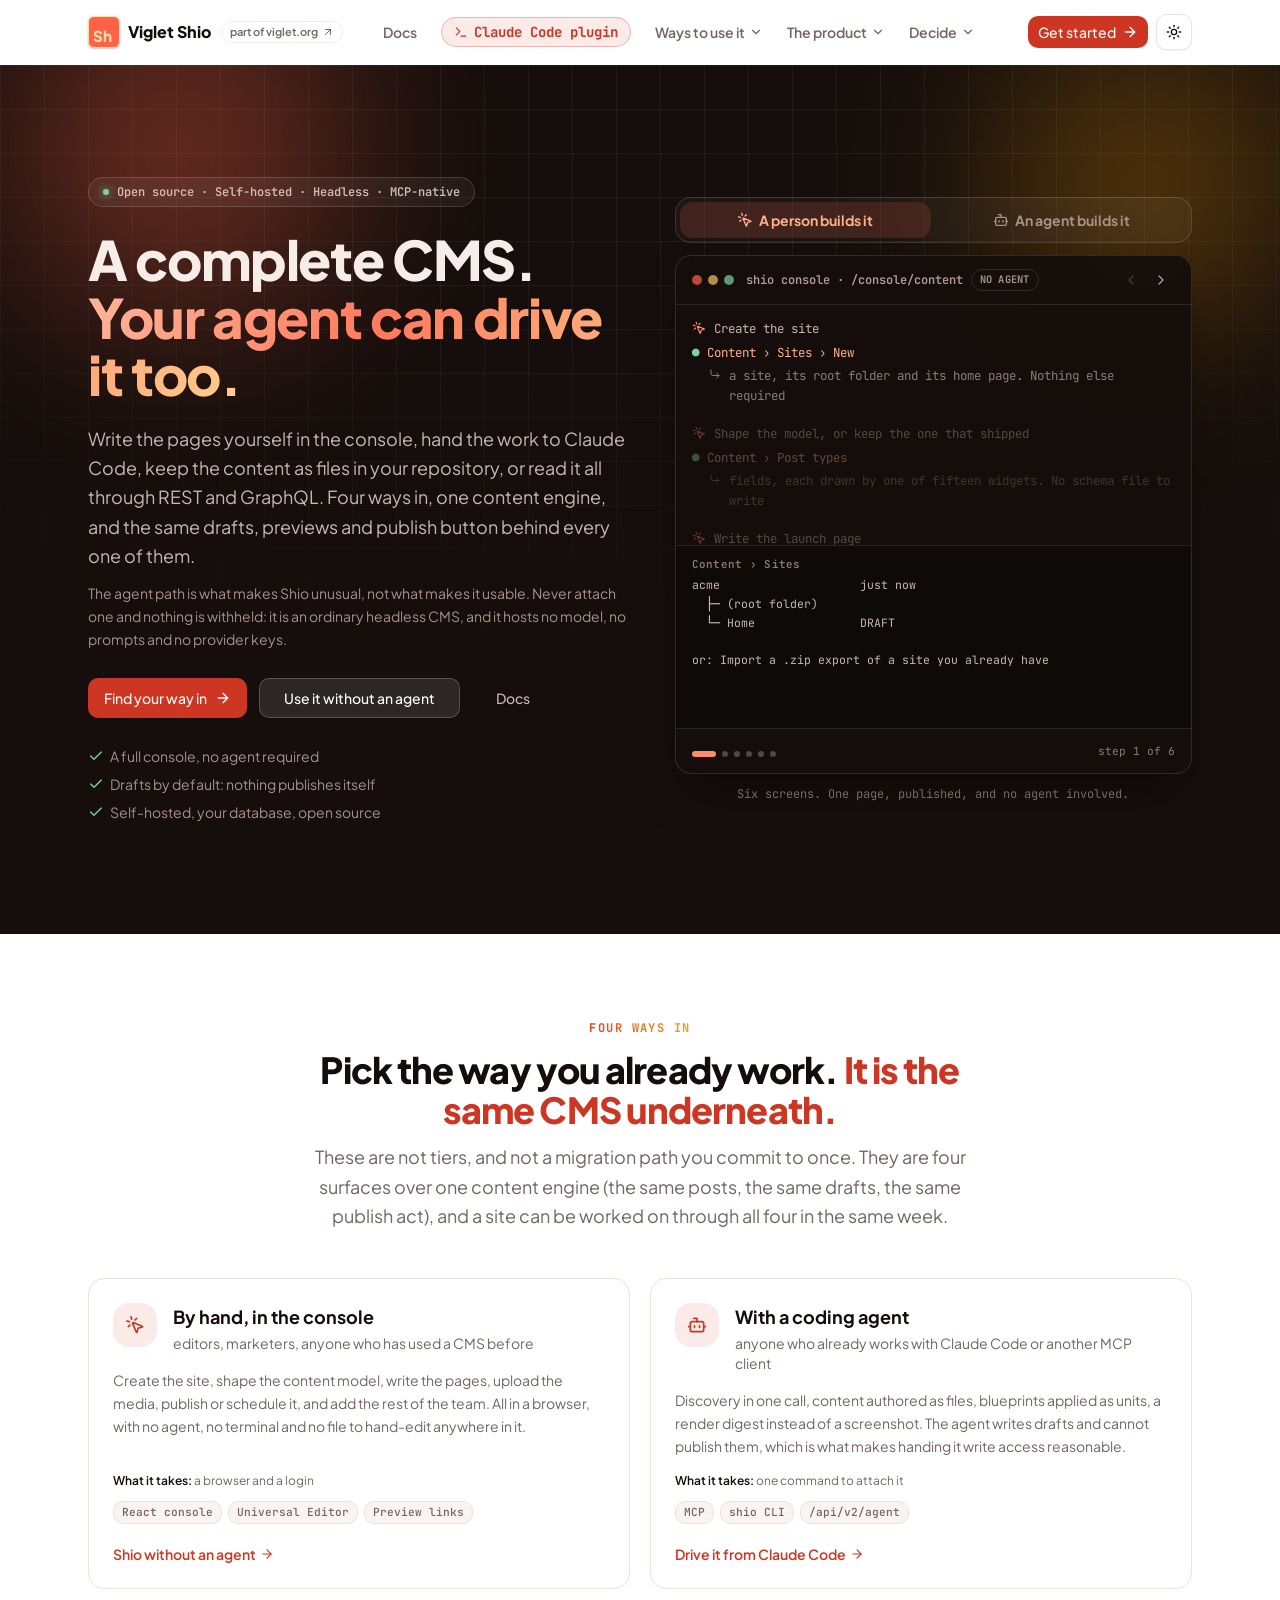
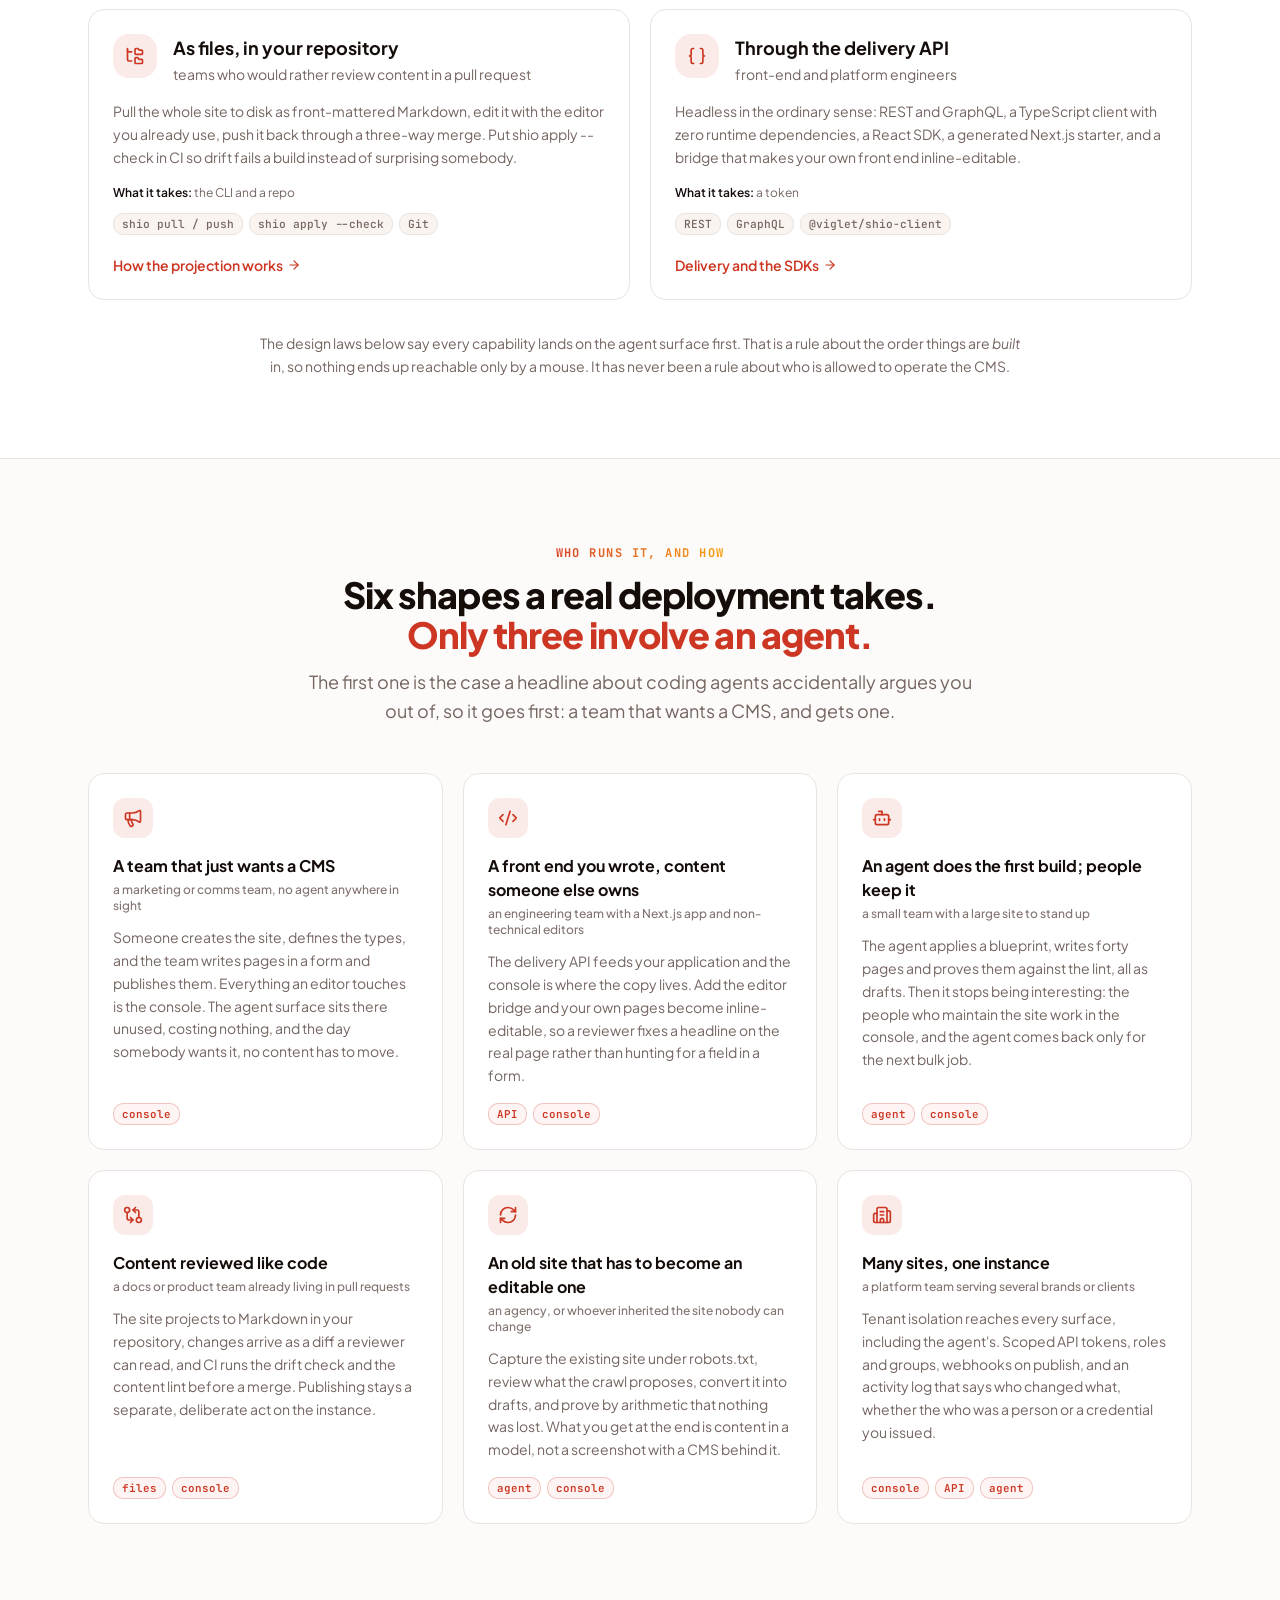
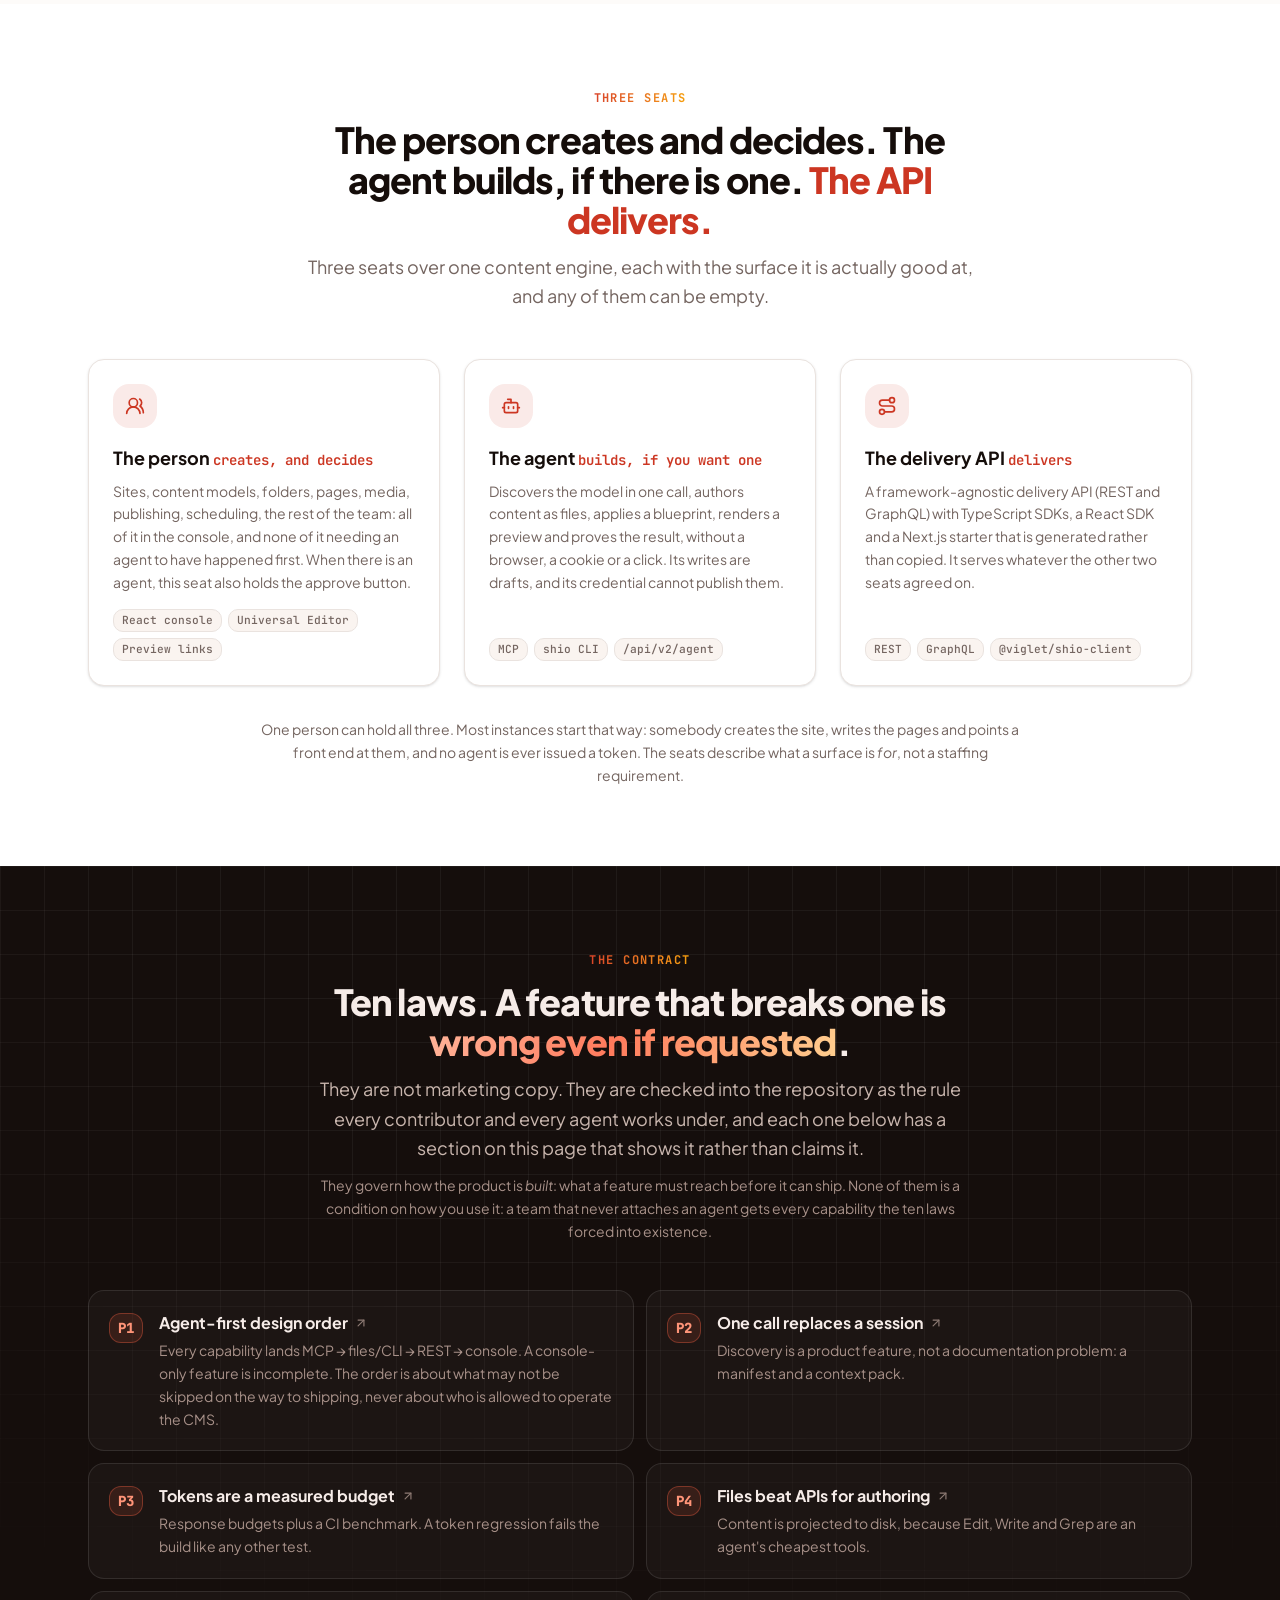
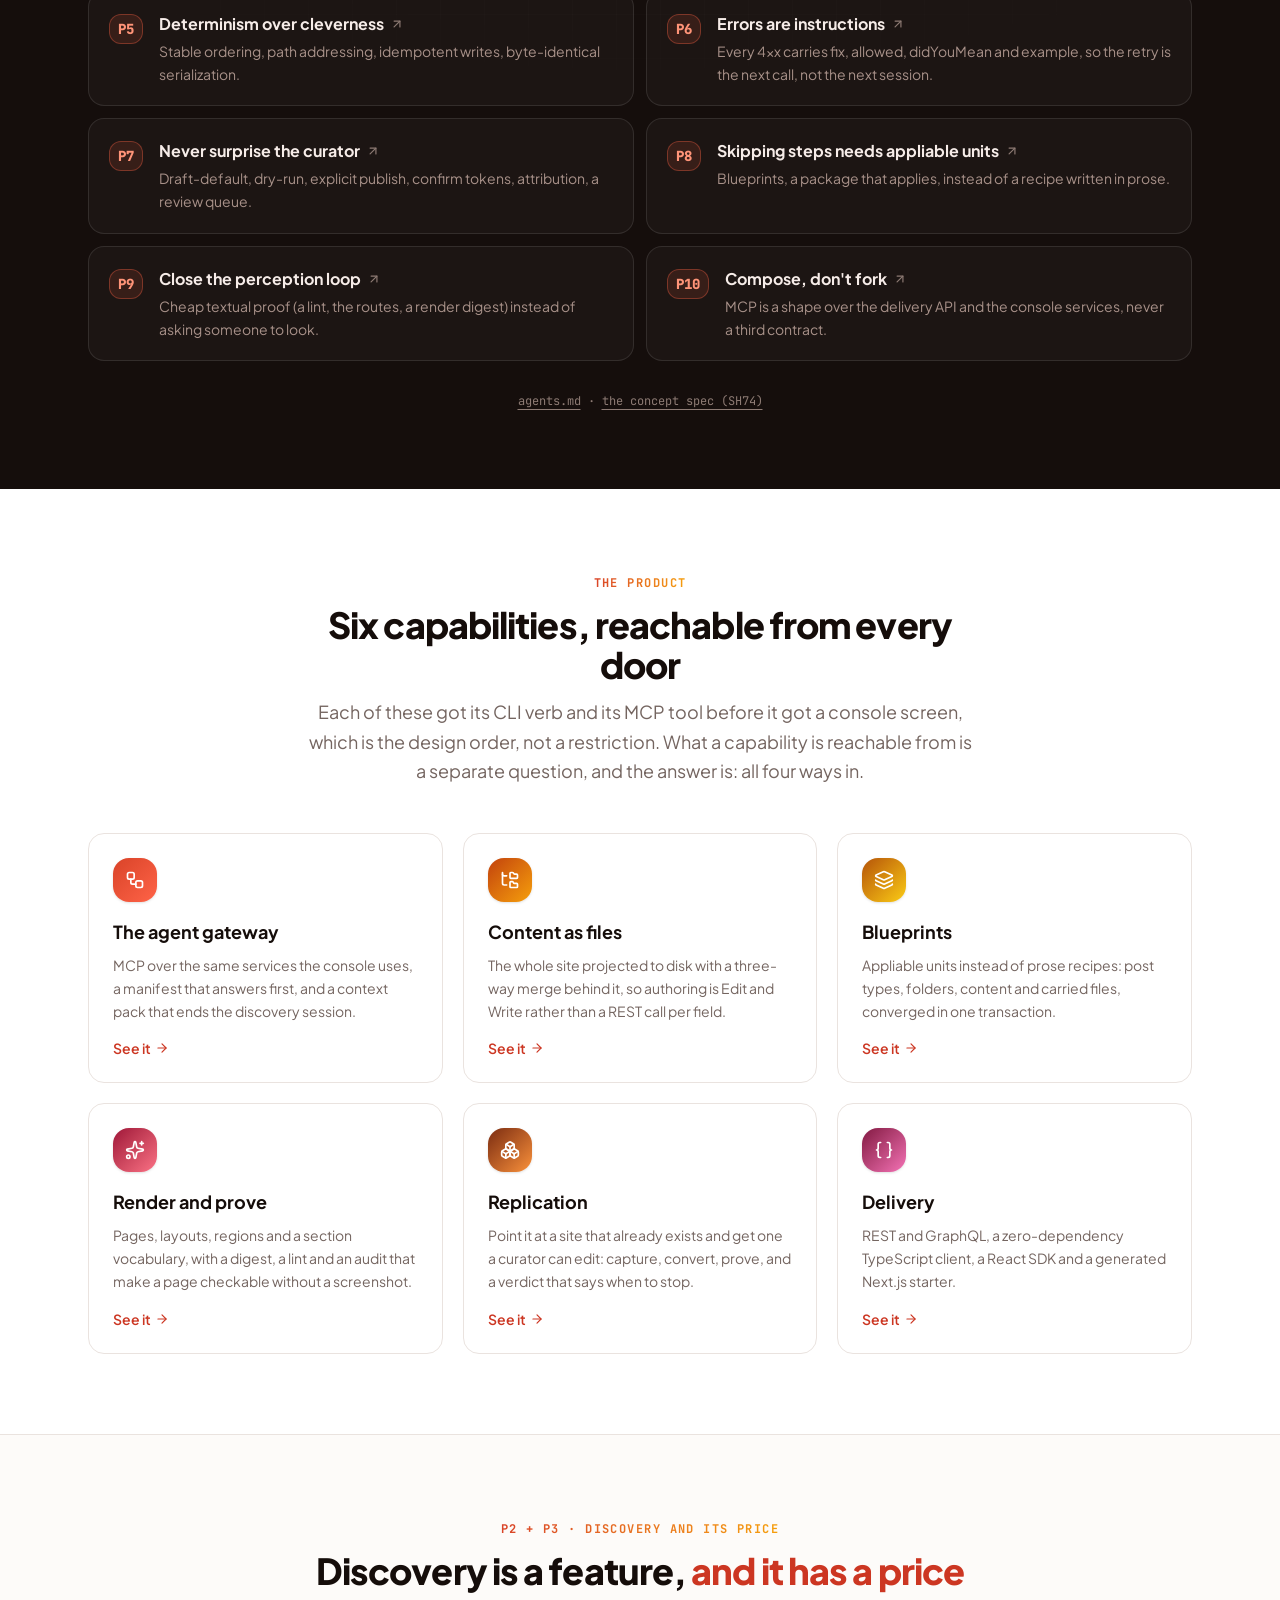
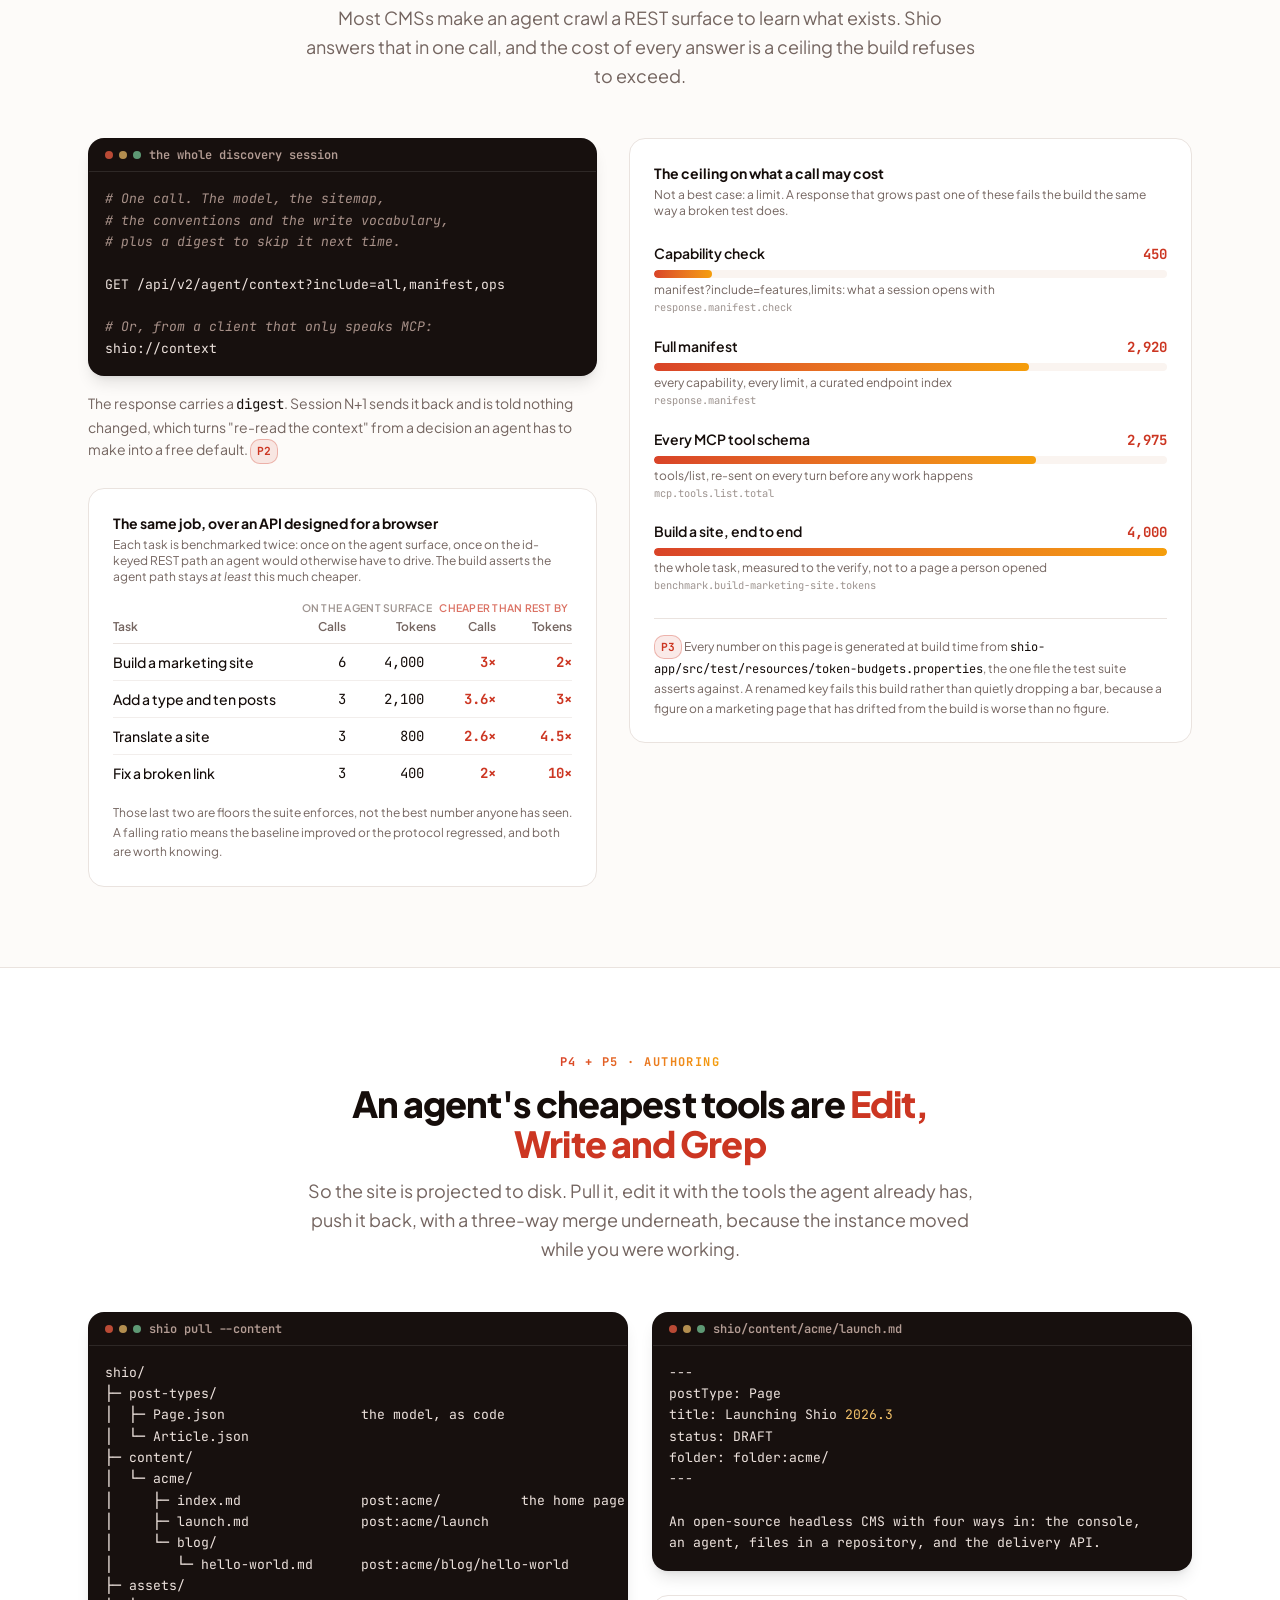
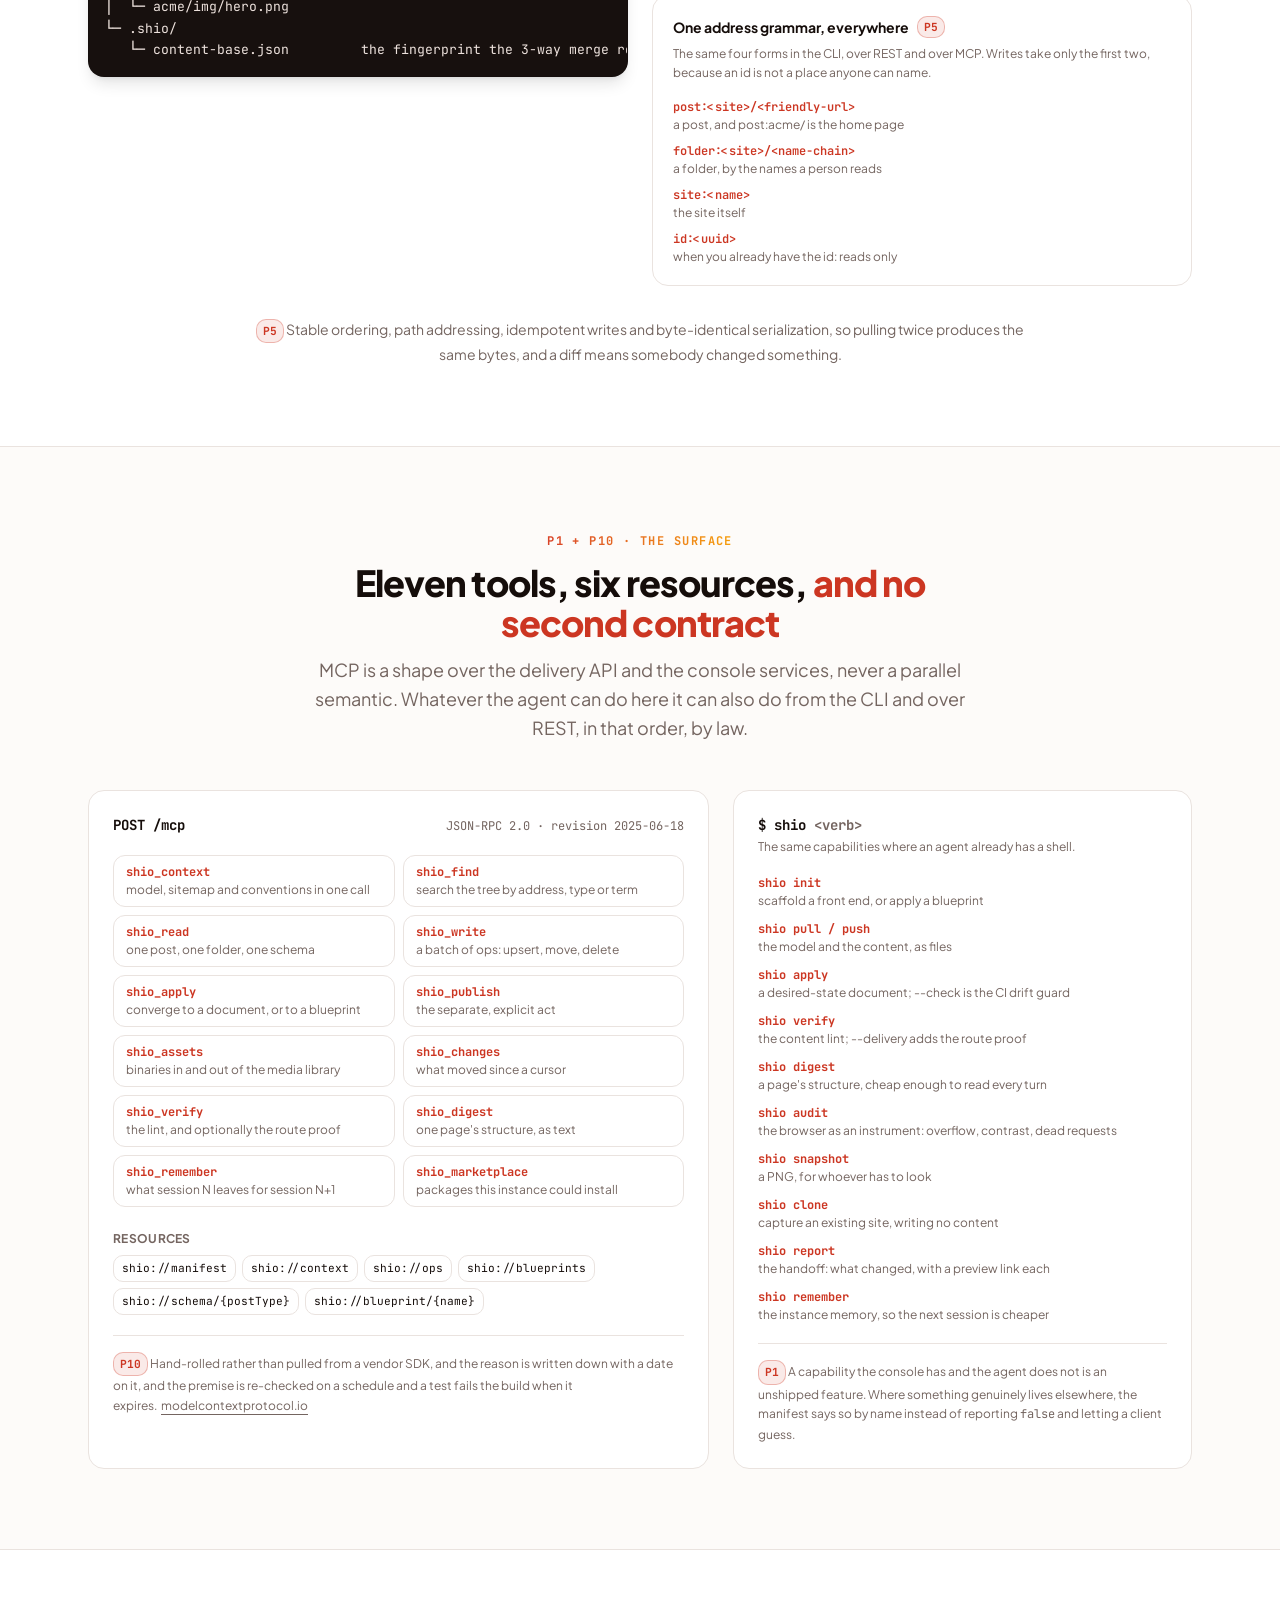
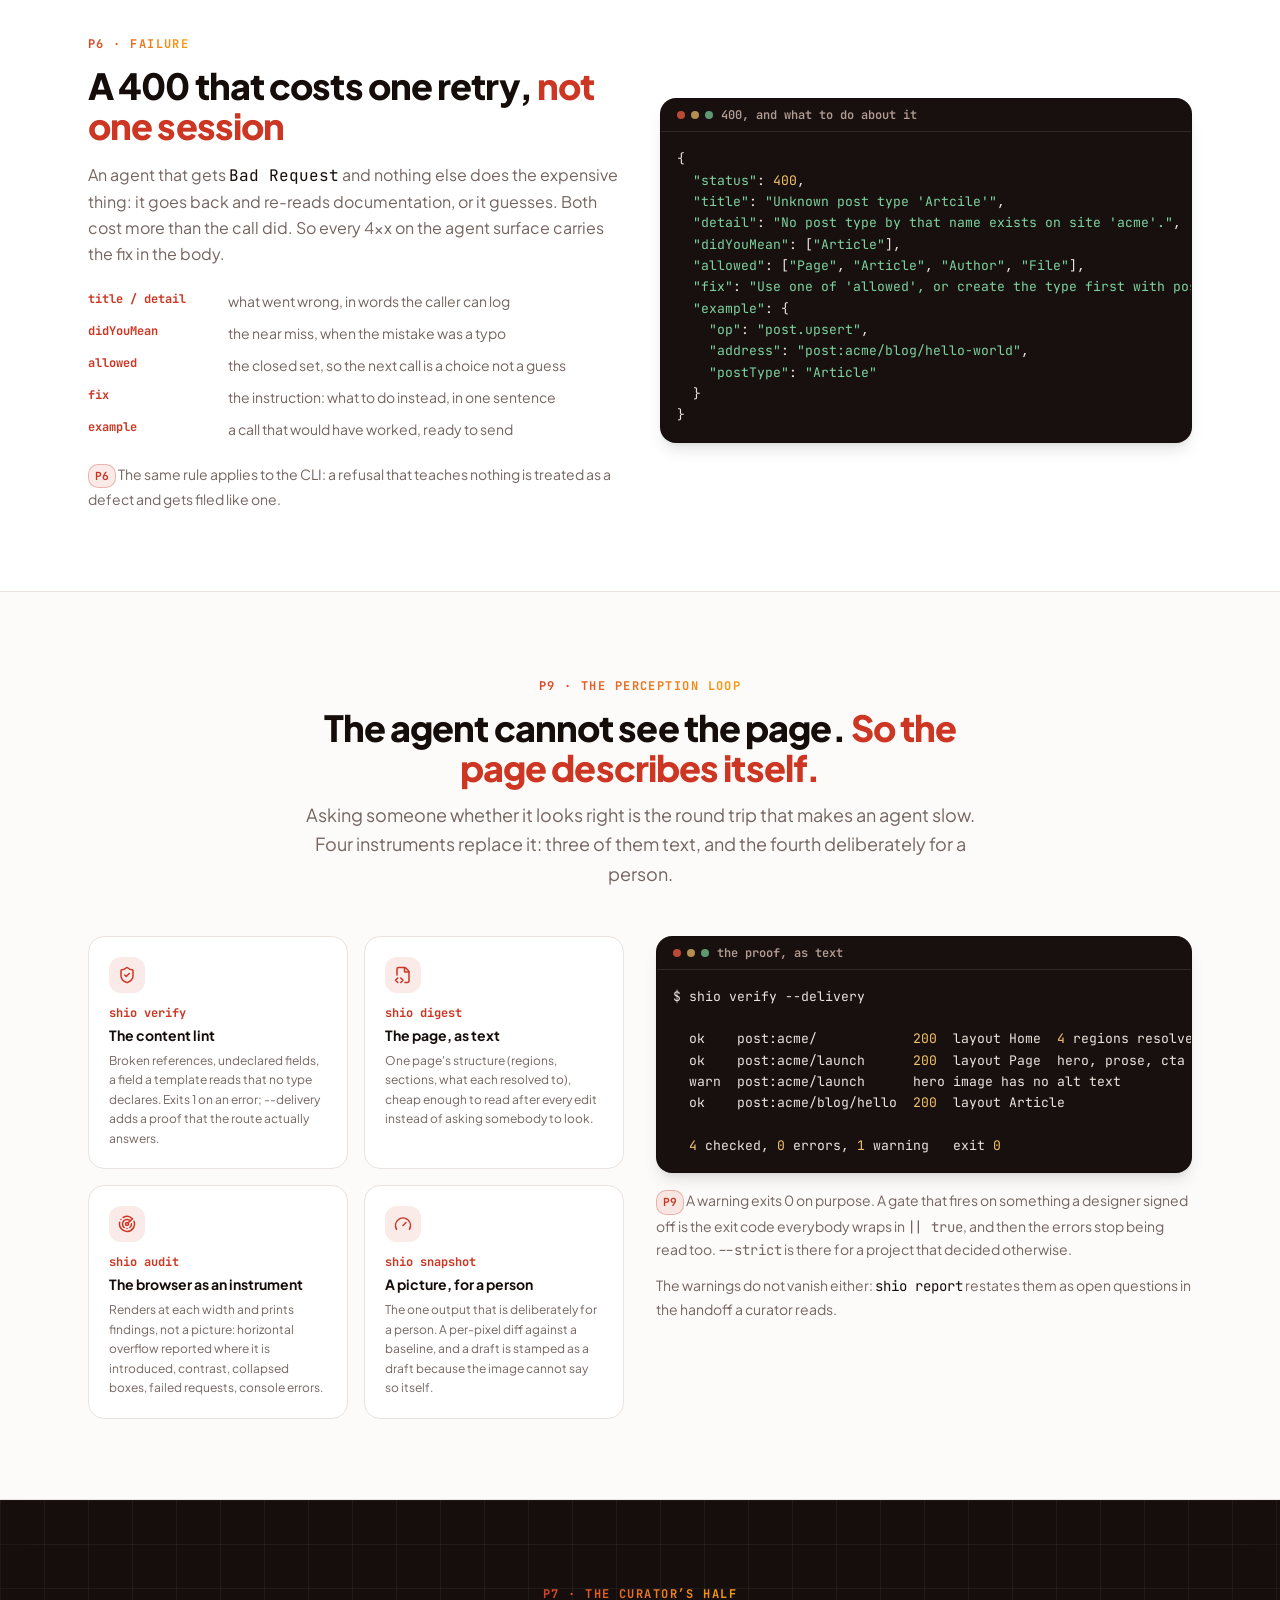
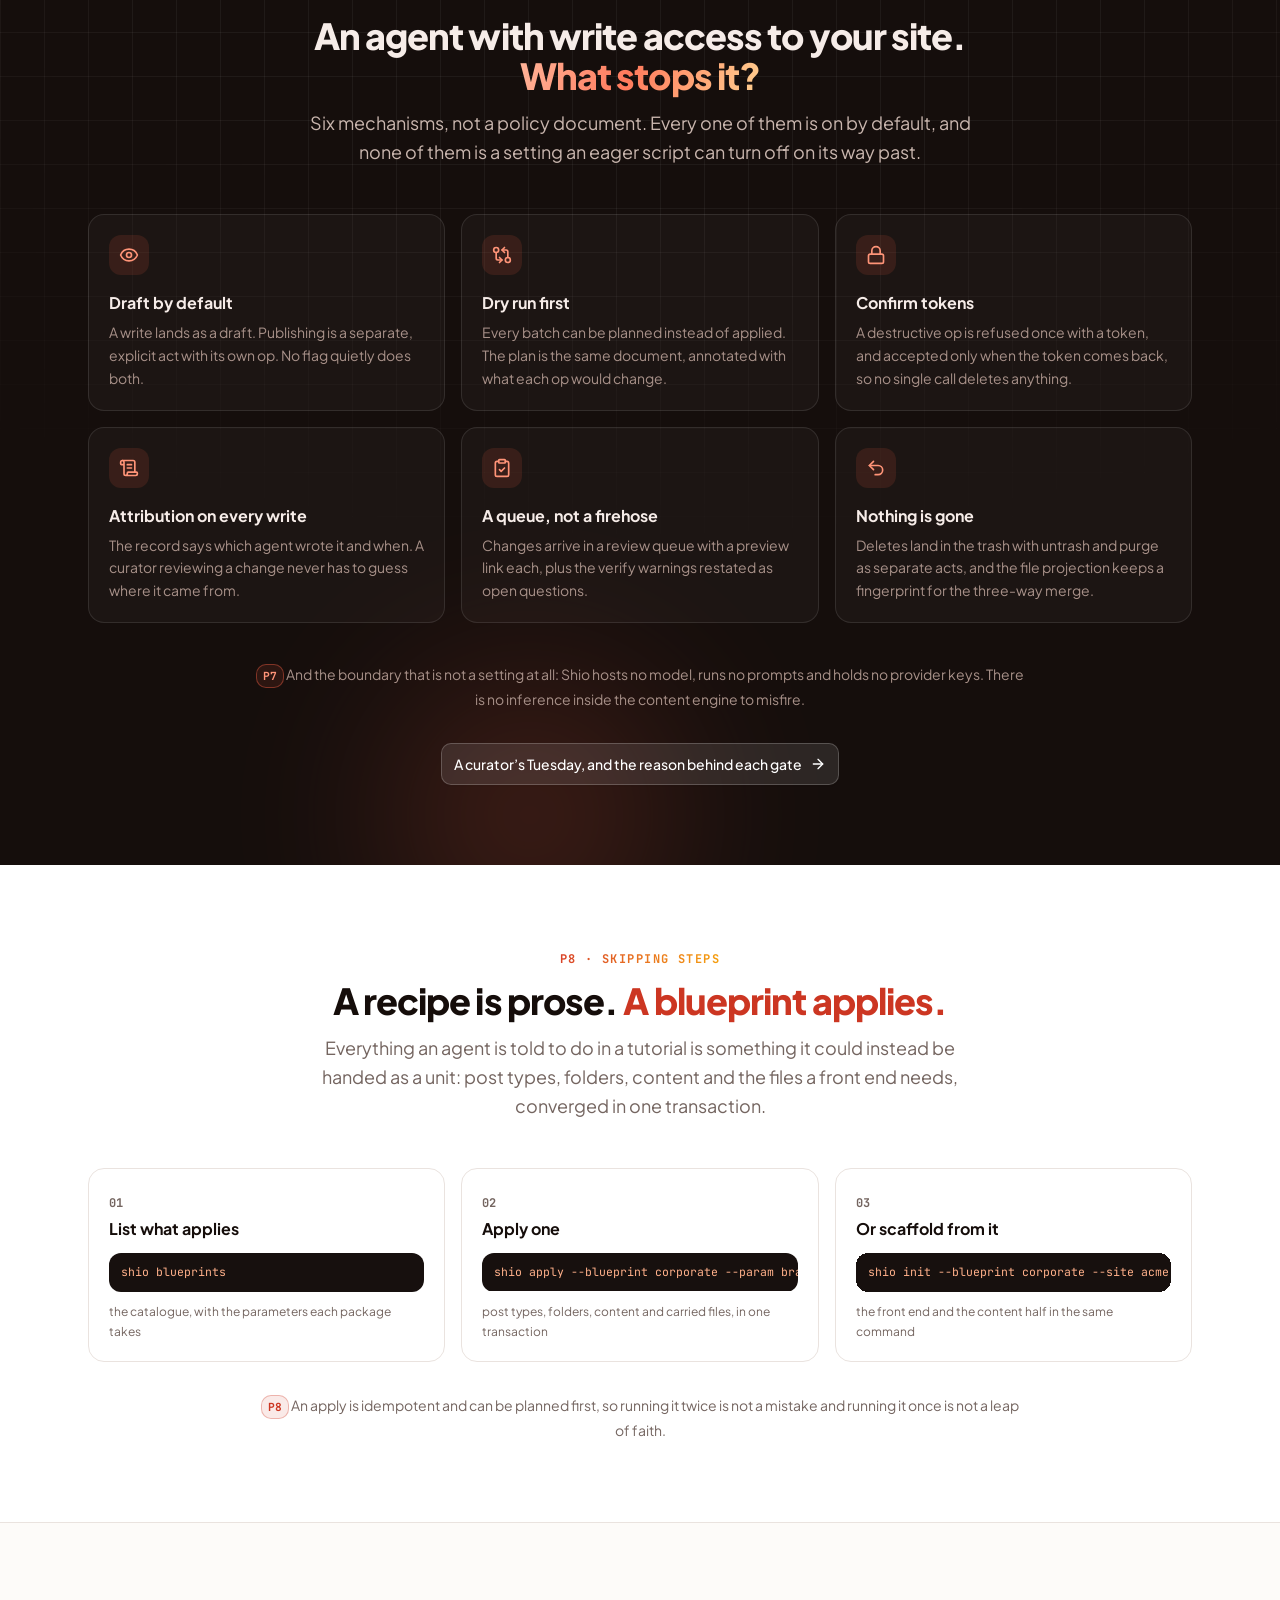
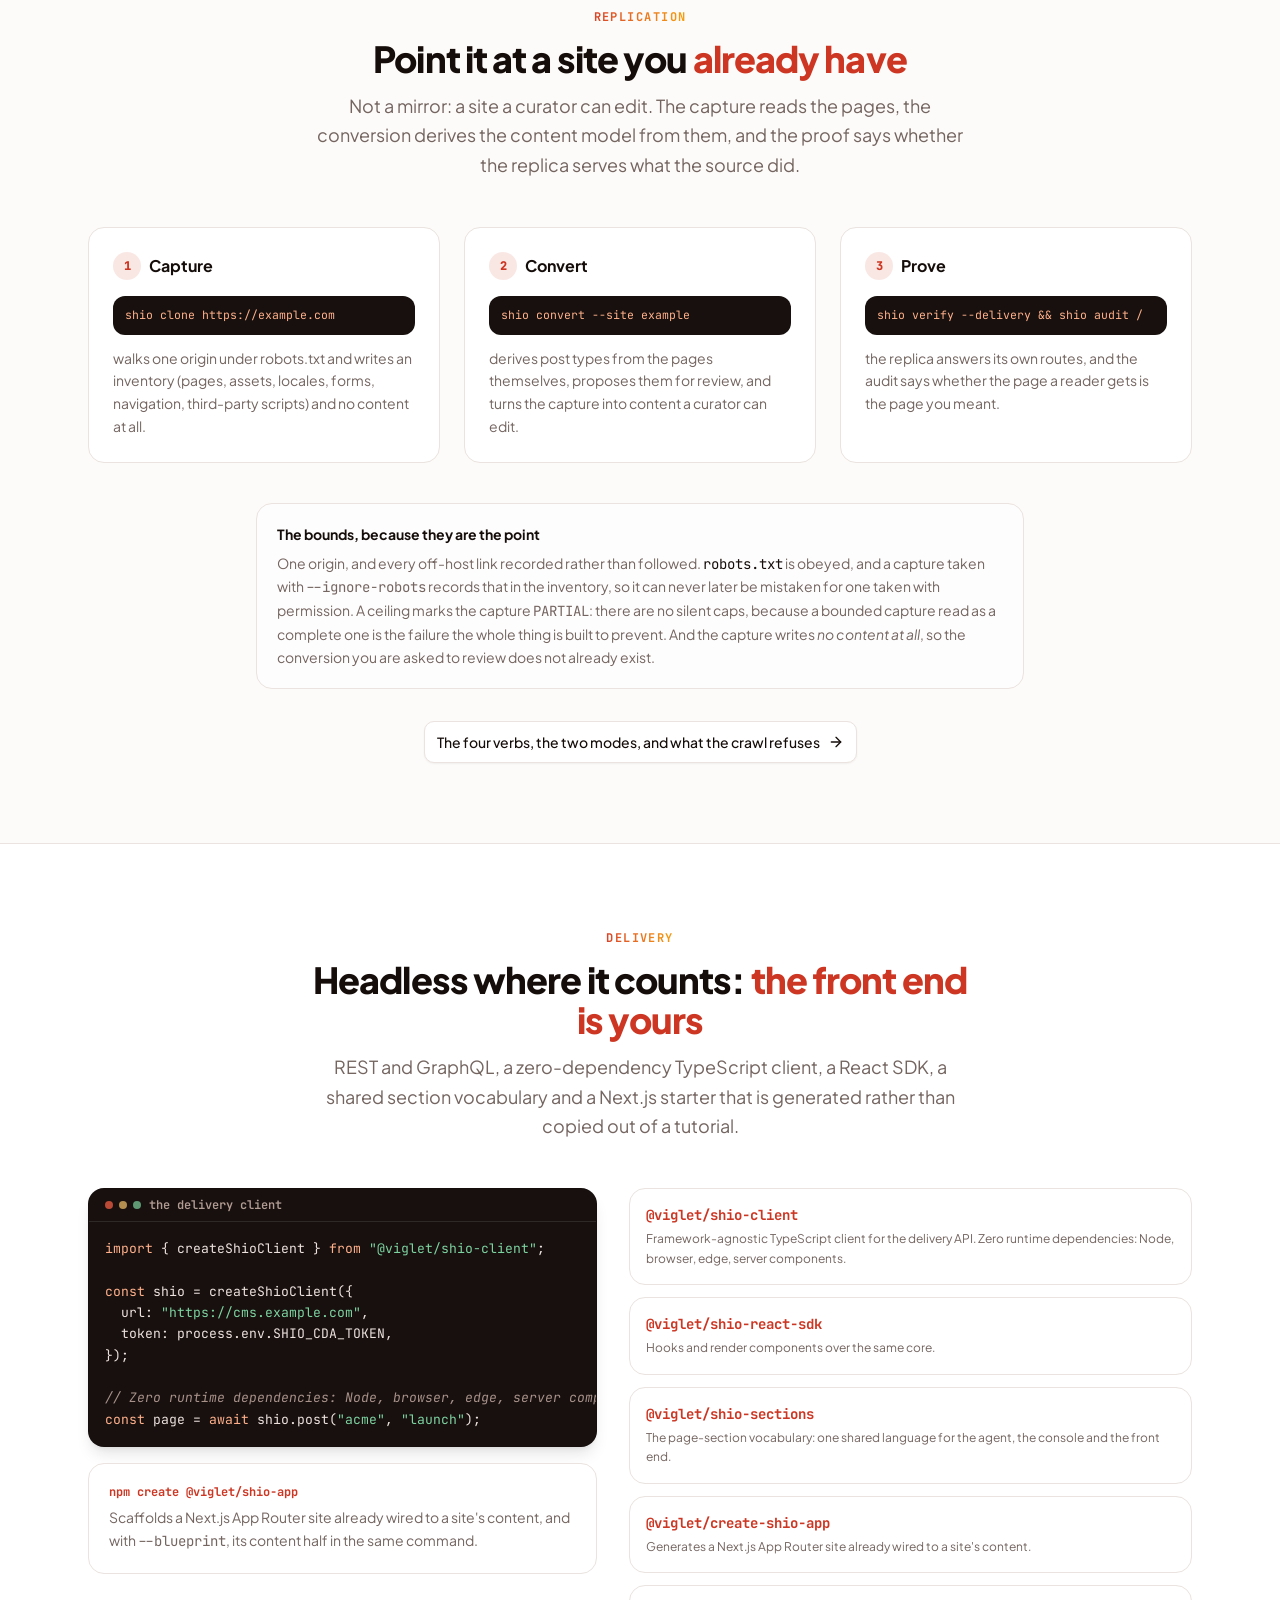
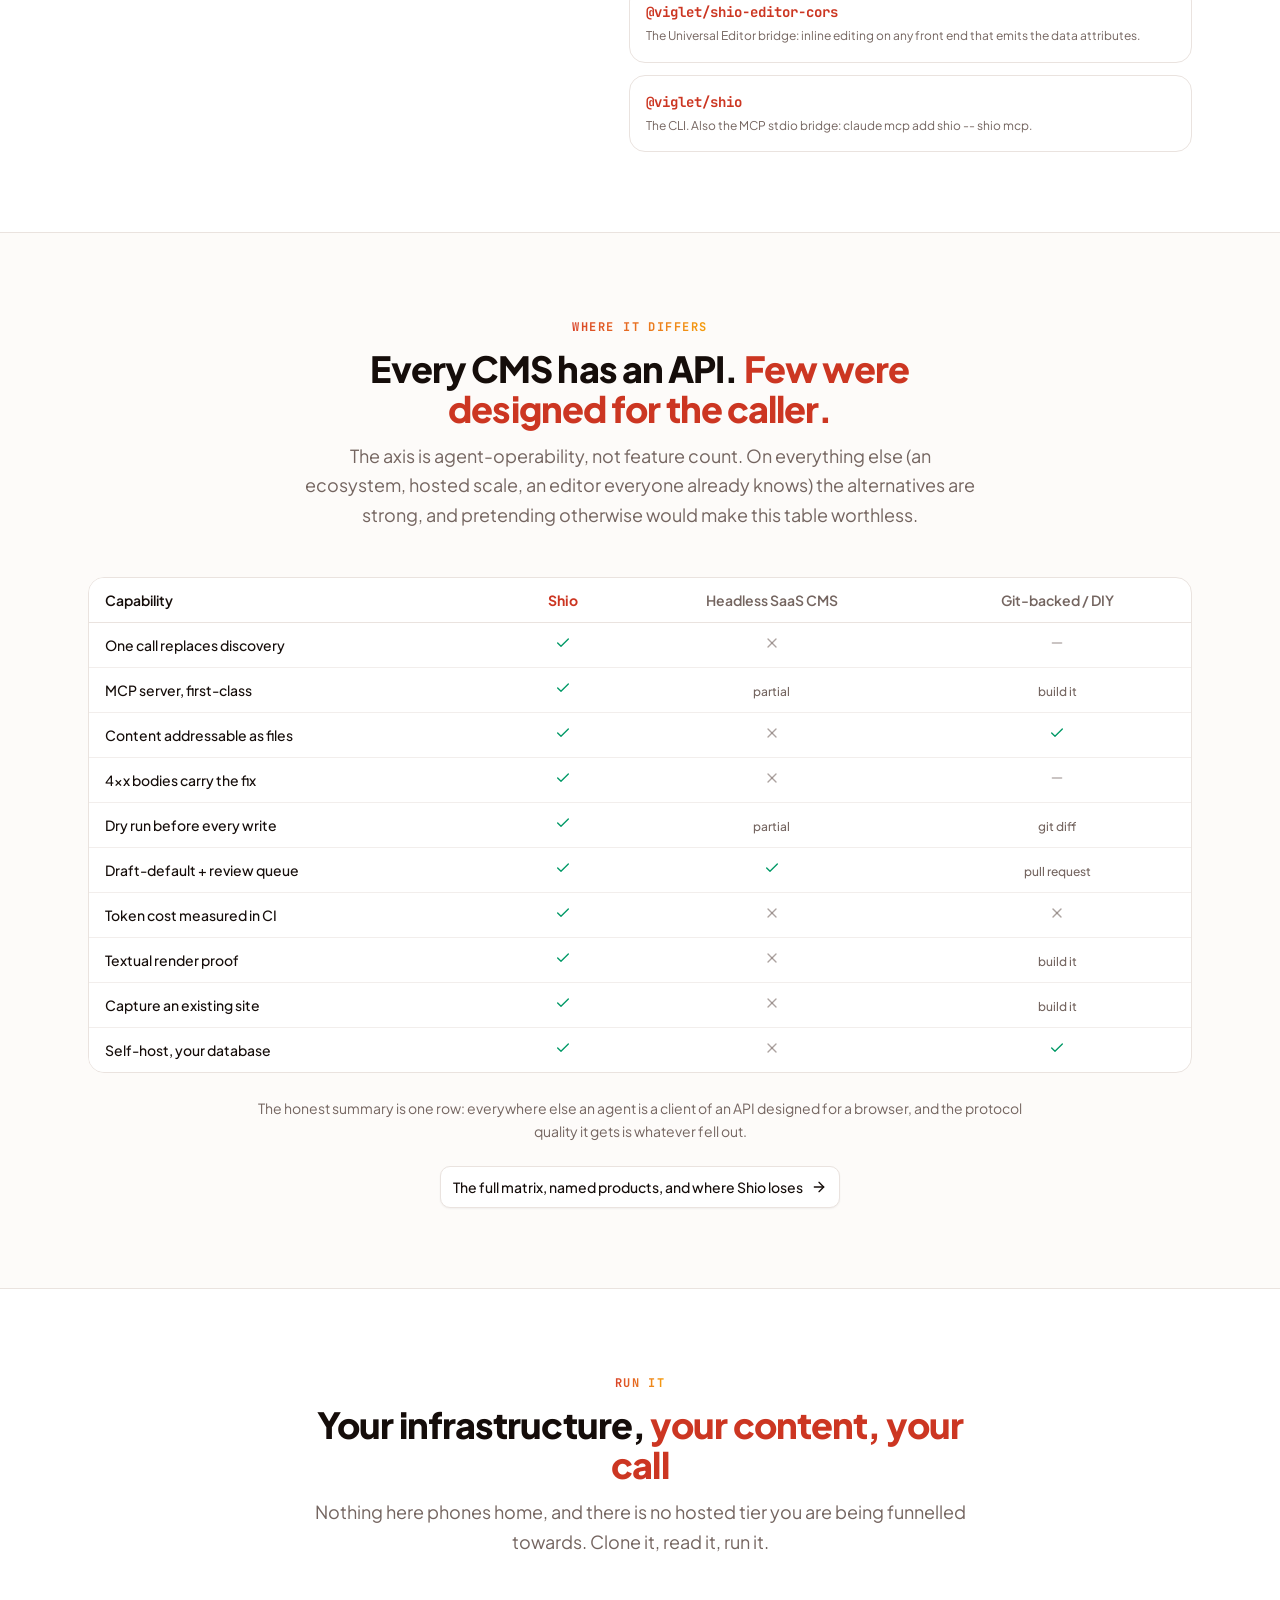
<file: features/blueprints/index.html>
<!doctype html>
<html lang="en">
  <head>
    <meta charset="UTF-8" />
    <meta name="viewport" content="width=device-width, initial-scale=1.0" />
    <title>Blueprints: appliable units instead of prose recipes | Viglet Shio</title>
    <meta name="description" content="A section of a site the instance can apply: a content model, a folder tree, sample pages, the parameters that make it somebody's, and the promise it keeps about what exists afterwards. A package may not name its own site and may not prune, substitution is one form and nothing else, and everything is validated at load." />
    <meta name="theme-color" content="#FF6347" />
    <meta property="og:title" content="Blueprints: appliable units instead of prose recipes | Viglet Shio" />
    <meta property="og:description" content="A complete CMS, agent-ready and not agent-only. Console, agent, files or API: four ways in, one content engine. Open source and self-hosted." />
    <meta property="og:type" content="website" />
    <meta property="og:url" content="https://shio.viglet.org/features/blueprints/" />
    <meta property="og:image" content="https://shio.viglet.org/og.png" />
    <meta property="og:image:width" content="1200" />
    <meta property="og:image:height" content="630" />
    <link rel="canonical" href="https://shio.viglet.org/features/blueprints/" />
    <meta name="twitter:card" content="summary_large_image" />
    <meta name="twitter:image" content="https://shio.viglet.org/og.png" />
    <!-- anti-FOUC: apply the stored theme class before first paint (the prerendered HTML paints before the bundle) -->
    <script>
      (function () {
        try {
          var t = localStorage.getItem("shio-site-theme") || "system";
          var dark =
            t === "dark" ||
            (t === "system" &&
              globalThis.matchMedia("(prefers-color-scheme: dark)").matches);
          document.documentElement.classList.toggle("dark", dark);
        } catch (e) {
          /* storage blocked: fall back to the default (light) theme */
        }
      })();
    </script>
    <link rel="icon" type="image/svg+xml" href="/favicon.svg" />
    <link rel="preconnect" href="https://fonts.googleapis.com" />
    <link rel="preconnect" href="https://fonts.gstatic.com" crossorigin />
    <link
      href="https://fonts.googleapis.com/css2?family=Plus+Jakarta+Sans:ital,wght@0,400;0,500;0,600;0,700;0,800;1,400&family=JetBrains+Mono:wght@400;500;700&display=swap"
      rel="stylesheet"
    />
    <!-- Google Analytics: page views, counted in the Viglet property beside viglet.org -->
    <script async src="https://www.googletagmanager.com/gtag/js?id=G-SMSL7R3897"></script>
    <script>
      window.dataLayer = window.dataLayer || [];
      function gtag() {
        dataLayer.push(arguments);
      }
      gtag("js", new Date());
      gtag("config", "G-SMSL7R3897");
    </script>
    <script type="module" crossorigin src="/assets/index-T42SRaM4.js"></script>
    <link rel="stylesheet" crossorigin href="/assets/index-Dx7gC5NM.css">
  </head>
  <body>
    <div id="root"><div class="flex min-h-screen flex-col"><header class="sticky top-0 z-50 backdrop-blur-md transition-colors border-b border-transparent bg-background/60"><div class="mx-auto w-full max-w-6xl px-6 flex h-16 items-center gap-4"><div class="flex shrink-0 items-center gap-2.5"><a href="/" class="text-base" aria-label="Viglet Shio home"><span class="items-center gap-2 font-extrabold hidden sm:inline-flex"><div aria-label="Sh" style="display:inline-flex;align-items:center;justify-content:flex-start;width:32px;height:32px;flex-shrink:0;background-color:#FF6347;color:#FFDEAD;padding-left:4px;border-radius:6px;border-width:1px;border-style:solid;border-color:#FFDEAD;box-shadow:0 0px 1px rgba(0,0,0,0.22), 0 1px 2px rgba(0,0,0,0.19);box-sizing:border-box;overflow:hidden;user-select:none"><span style="font-size:15px;font-weight:900;line-height:1;margin-top:8px">Sh</span></div><span>Viglet Shio</span></span><span class="inline-flex items-center gap-2 font-extrabold sm:hidden"><div aria-label="Sh" style="display:inline-flex;align-items:center;justify-content:flex-start;width:32px;height:32px;flex-shrink:0;background-color:#FF6347;color:#FFDEAD;padding-left:4px;border-radius:6px;border-width:1px;border-style:solid;border-color:#FFDEAD;box-shadow:0 0px 1px rgba(0,0,0,0.22), 0 1px 2px rgba(0,0,0,0.19);box-sizing:border-box;overflow:hidden;user-select:none"><span style="font-size:15px;font-weight:900;line-height:1;margin-top:8px">Sh</span></div></span></a><a href="https://www.viglet.org" class="hidden items-center gap-1 rounded-full border border-border/60 px-2 py-0.5 text-[11px] font-semibold whitespace-nowrap text-muted-foreground transition-colors hover:border-border hover:text-foreground sm:inline-flex">part of viglet.org<svg xmlns="http://www.w3.org/2000/svg" width="24" height="24" viewBox="0 0 24 24" fill="none" stroke="currentColor" stroke-width="2" stroke-linecap="round" stroke-linejoin="round" class="lucide lucide-arrow-up-right size-3" aria-hidden="true"><path d="M7 7h10v10"></path><path d="M7 17 17 7"></path></svg></a></div><nav class="ml-4 hidden items-center gap-5 lg:flex xl:ml-6 xl:gap-6"><a href="https://docs.viglet.org/shio/" class="text-sm font-semibold whitespace-nowrap text-muted-foreground transition-colors hover:text-foreground">Docs</a><a href="/claude-code/" class="inline-flex items-center gap-1.5 rounded-full border border-primary/30 bg-primary/10 px-3 py-1 font-mono text-sm font-bold whitespace-nowrap text-primary transition-colors hover:border-primary/50 hover:bg-primary/15"><svg xmlns="http://www.w3.org/2000/svg" width="24" height="24" viewBox="0 0 24 24" fill="none" stroke="currentColor" stroke-width="2" stroke-linecap="round" stroke-linejoin="round" class="lucide lucide-terminal size-3.5" aria-hidden="true"><path d="M12 19h8"></path><path d="m4 17 6-6-6-6"></path></svg>Claude Code plugin</a><button type="button" id="radix-_R_f5_" aria-haspopup="menu" aria-expanded="false" data-state="closed" class="group flex items-center gap-1 text-sm font-semibold whitespace-nowrap text-muted-foreground outline-hidden transition-colors hover:text-foreground data-[state=open]:text-foreground">Ways to use it<svg xmlns="http://www.w3.org/2000/svg" width="24" height="24" viewBox="0 0 24 24" fill="none" stroke="currentColor" stroke-width="2" stroke-linecap="round" stroke-linejoin="round" class="lucide lucide-chevron-down size-3.5 transition-transform group-data-[state=open]:rotate-180" aria-hidden="true"><path d="m6 9 6 6 6-6"></path></svg></button><button type="button" id="radix-_R_n5_" aria-haspopup="menu" aria-expanded="false" data-state="closed" class="group flex items-center gap-1 text-sm font-semibold whitespace-nowrap text-muted-foreground outline-hidden transition-colors hover:text-foreground data-[state=open]:text-foreground">The product<svg xmlns="http://www.w3.org/2000/svg" width="24" height="24" viewBox="0 0 24 24" fill="none" stroke="currentColor" stroke-width="2" stroke-linecap="round" stroke-linejoin="round" class="lucide lucide-chevron-down size-3.5 transition-transform group-data-[state=open]:rotate-180" aria-hidden="true"><path d="m6 9 6 6 6-6"></path></svg></button><button type="button" id="radix-_R_v5_" aria-haspopup="menu" aria-expanded="false" data-state="closed" class="group flex items-center gap-1 text-sm font-semibold whitespace-nowrap text-muted-foreground outline-hidden transition-colors hover:text-foreground data-[state=open]:text-foreground">Decide<svg xmlns="http://www.w3.org/2000/svg" width="24" height="24" viewBox="0 0 24 24" fill="none" stroke="currentColor" stroke-width="2" stroke-linecap="round" stroke-linejoin="round" class="lucide lucide-chevron-down size-3.5 transition-transform group-data-[state=open]:rotate-180" aria-hidden="true"><path d="m6 9 6 6 6-6"></path></svg></button></nav><div class="ml-auto flex items-center gap-2"><a href="https://docs.viglet.org/shio/" data-slot="button" class="inline-flex items-center justify-center whitespace-nowrap text-sm font-medium transition-all disabled:pointer-events-none disabled:opacity-50 [&amp;_svg]:pointer-events-none [&amp;_svg:not([class*=&#x27;size-&#x27;])]:size-4 shrink-0 [&amp;_svg]:shrink-0 outline-none focus-visible:border-ring focus-visible:ring-ring/50 focus-visible:ring-[3px] aria-invalid:ring-destructive/20 dark:aria-invalid:ring-destructive/40 aria-invalid:border-destructive bg-primary text-primary-foreground shadow-xs hover:bg-primary/90 h-8 rounded-md gap-1.5 px-3 has-[&gt;svg]:px-2.5">Get started<svg xmlns="http://www.w3.org/2000/svg" width="24" height="24" viewBox="0 0 24 24" fill="none" stroke="currentColor" stroke-width="2" stroke-linecap="round" stroke-linejoin="round" class="lucide lucide-arrow-right size-4" aria-hidden="true"><path d="M5 12h14"></path><path d="m12 5 7 7-7 7"></path></svg></a><button data-slot="button" class="inline-flex items-center justify-center gap-2 whitespace-nowrap rounded-md text-sm font-medium transition-all disabled:pointer-events-none disabled:opacity-50 [&amp;_svg]:pointer-events-none [&amp;_svg:not([class*=&#x27;size-&#x27;])]:size-4 shrink-0 [&amp;_svg]:shrink-0 outline-none focus-visible:border-ring focus-visible:ring-ring/50 focus-visible:ring-[3px] aria-invalid:ring-destructive/20 dark:aria-invalid:ring-destructive/40 aria-invalid:border-destructive border bg-background shadow-xs hover:bg-accent hover:text-accent-foreground dark:bg-input/30 dark:border-input dark:hover:bg-input/50 size-9" type="button" id="radix-_R_5l_" aria-haspopup="menu" aria-expanded="false" data-state="closed"><svg xmlns="http://www.w3.org/2000/svg" width="24" height="24" viewBox="0 0 24 24" fill="none" stroke="currentColor" stroke-width="2" stroke-linecap="round" stroke-linejoin="round" class="lucide lucide-sun h-[1.2rem] w-[1.2rem] scale-100 rotate-0 transition-all dark:scale-0 dark:-rotate-90" aria-hidden="true"><circle cx="12" cy="12" r="4"></circle><path d="M12 2v2"></path><path d="M12 20v2"></path><path d="m4.93 4.93 1.41 1.41"></path><path d="m17.66 17.66 1.41 1.41"></path><path d="M2 12h2"></path><path d="M20 12h2"></path><path d="m6.34 17.66-1.41 1.41"></path><path d="m19.07 4.93-1.41 1.41"></path></svg><svg xmlns="http://www.w3.org/2000/svg" width="24" height="24" viewBox="0 0 24 24" fill="none" stroke="currentColor" stroke-width="2" stroke-linecap="round" stroke-linejoin="round" class="lucide lucide-moon absolute h-[1.2rem] w-[1.2rem] scale-0 rotate-90 transition-all dark:scale-100 dark:rotate-0" aria-hidden="true"><path d="M20.985 12.486a9 9 0 1 1-9.473-9.472c.405-.022.617.46.402.803a6 6 0 0 0 8.268 8.268c.344-.215.825-.004.803.401"></path></svg><span class="sr-only">Toggle theme</span></button><button type="button" aria-label="Open menu" aria-expanded="false" class="flex size-9 items-center justify-center rounded-lg text-muted-foreground transition-colors hover:bg-muted hover:text-foreground lg:hidden"><svg xmlns="http://www.w3.org/2000/svg" width="24" height="24" viewBox="0 0 24 24" fill="none" stroke="currentColor" stroke-width="2" stroke-linecap="round" stroke-linejoin="round" class="lucide lucide-menu size-5" aria-hidden="true"><path d="M4 5h16"></path><path d="M4 12h16"></path><path d="M4 19h16"></path></svg></button></div></div></header><main class="flex-1"><section id="top" class="relative isolate overflow-hidden bg-[#150e0c] py-16 text-[#f6ece8] sm:py-20"><div class="grid-bg pointer-events-none absolute inset-0 -z-10"></div><div class="animate-orb-a pointer-events-none absolute -top-40 left-1/3 -z-10 h-[420px] w-[420px] rounded-full bg-[radial-gradient(circle,#ff6347,transparent_70%)] opacity-40 blur-[70px]"></div><div class="mx-auto w-full px-6 max-w-3xl"><span class="inline-block bg-gradient-to-r from-[#d94328] to-[#f59e0b] bg-clip-text font-mono text-xs font-bold tracking-[0.12em] text-transparent uppercase">Blueprints</span><h1 class="mt-3 text-3xl font-extrabold leading-[1.1] tracking-tight sm:text-4xl lg:text-5xl">A recipe is prose.<!-- --> <span class="text-gradient">A blueprint applies.</span></h1><p class="mt-5 text-lg leading-relaxed text-[#c9b6ae]">Everything a tutorial tells an agent to do is something it could instead be handed as a unit. A blueprint is a content model, a folder tree, sample pages, the parameters that make it yours, and a promise about what exists when it finishes.</p><div class="mt-7"><div class="flex flex-wrap gap-3"><a href="https://docs.viglet.org/shio/" data-slot="button" class="inline-flex items-center justify-center gap-2 whitespace-nowrap text-sm font-medium transition-all disabled:pointer-events-none disabled:opacity-50 [&amp;_svg]:pointer-events-none [&amp;_svg:not([class*=&#x27;size-&#x27;])]:size-4 shrink-0 [&amp;_svg]:shrink-0 outline-none focus-visible:border-ring focus-visible:ring-ring/50 focus-visible:ring-[3px] aria-invalid:ring-destructive/20 dark:aria-invalid:ring-destructive/40 aria-invalid:border-destructive bg-primary text-primary-foreground shadow-xs hover:bg-primary/90 h-10 rounded-md px-6 has-[&gt;svg]:px-4">Read the docs <svg xmlns="http://www.w3.org/2000/svg" width="24" height="24" viewBox="0 0 24 24" fill="none" stroke="currentColor" stroke-width="2" stroke-linecap="round" stroke-linejoin="round" class="lucide lucide-arrow-right size-4" aria-hidden="true"><path d="M5 12h14"></path><path d="m12 5 7 7-7 7"></path></svg></a><a href="/#laws" data-slot="button" class="inline-flex items-center justify-center gap-2 whitespace-nowrap text-sm font-medium transition-all disabled:pointer-events-none disabled:opacity-50 [&amp;_svg]:pointer-events-none [&amp;_svg:not([class*=&#x27;size-&#x27;])]:size-4 shrink-0 [&amp;_svg]:shrink-0 outline-none focus-visible:border-ring focus-visible:ring-ring/50 focus-visible:ring-[3px] aria-invalid:ring-destructive/20 dark:aria-invalid:ring-destructive/40 aria-invalid:border-destructive border shadow-xs dark:border-input dark:hover:bg-input/50 h-10 rounded-md px-6 has-[&gt;svg]:px-4 border-white/20 bg-white/10 text-white hover:bg-white/20 hover:text-white dark:bg-white/10">The ten laws</a></div></div></div></section><section class="py-20"><div class="mx-auto w-full max-w-6xl px-6"><div class="space-y-16"><article class="grid items-start gap-8 lg:grid-cols-2 [&amp;&gt;*]:min-w-0"><div><h2 class="flex flex-wrap items-center gap-2 text-2xl font-extrabold tracking-tight">Nothing in the format is a new serialization<span class="inline-flex items-center rounded-md border px-1.5 py-0.5 font-mono text-[0.7rem] font-bold border-primary/30 bg-primary/10 text-primary">P10</span></h2><p class="mt-3 leading-relaxed text-muted-foreground">The post types are the same bytes the CLI already writes, the content files are the same desired-state documents apply already takes, and the front-end sources are ordinary files. That is what keeps a blueprint from becoming a third contract with its own semantics to learn and its own bugs to find.</p></div><div><figure class="overflow-hidden rounded-xl border border-black/10 bg-[#17100e] text-[#ede2dd] shadow-lg dark:border-white/10"><figcaption class="flex items-center gap-2 border-b border-white/10 px-4 py-2 font-mono text-xs font-semibold text-[#b39c94]"><span class="flex gap-1.5" aria-hidden="true"><span class="size-2 rounded-full bg-[#ff6347]/70"></span><span class="size-2 rounded-full bg-[#f5c46b]/70"></span><span class="size-2 rounded-full bg-[#7dd3a0]/70"></span></span>apply a package</figcaption><pre class="overflow-x-auto px-4 py-4 text-[0.82rem] leading-relaxed"><code class="font-mono">shio blueprints                       <span class="text-[#a89189] italic"># the catalogue and its parameters</span>
shio apply --blueprint corporate \
  --param brand=Acme --site acme      <span class="text-[#a89189] italic"># or --dry-run first</span></code></pre></figure></div></article><article class="max-w-3xl"><div><h2 class="flex flex-wrap items-center gap-2 text-2xl font-extrabold tracking-tight">A package may not name its own site, and may not prune<span class="inline-flex items-center rounded-md border px-1.5 py-0.5 font-mono text-[0.7rem] font-bold border-primary/30 bg-primary/10 text-primary">P7</span></h2><p class="mt-3 leading-relaxed text-muted-foreground">The site is the caller&#x27;s, so a site key inside a package is refused at load rather than ignored, because an ignored key looks like it worked. And prune&#x27;s blast radius depends on what an author forgot to mention, which is an unacceptable thing to inherit from a package the user did not write.</p></div></article><article class="max-w-3xl"><div><h2 class="flex flex-wrap items-center gap-2 text-2xl font-extrabold tracking-tight">Substitution is one form and nothing else<span class="inline-flex items-center rounded-md border px-1.5 py-0.5 font-mono text-[0.7rem] font-bold border-primary/30 bg-primary/10 text-primary">P5</span></h2><p class="mt-3 leading-relaxed text-muted-foreground">No conditionals and no expressions, so the same parameters always produce the same site. An unknown parameter is a teaching 400 rather than a silent no-op. And a malformed package answers 409, not 400: nothing the caller sent caused it, and an error that blames the caller for the author&#x27;s mistake sends them looking in the wrong place.</p></div></article><article class="max-w-3xl"><div><h2 class="flex flex-wrap items-center gap-2 text-2xl font-extrabold tracking-tight">The model is provisioned, never upserted<span class="inline-flex items-center rounded-md border px-1.5 py-0.5 font-mono text-[0.7rem] font-bold border-primary/30 bg-primary/10 text-primary">P8</span></h2><p class="mt-3 leading-relaxed text-muted-foreground">An existing post type of the same name is left exactly as it is, including a field a curator added, and the response names the fields it lacks instead of overwriting them. A plan writes nothing and needs no write transaction, so looking before you write works on a read-only credential.</p></div></article></div><nav class="mt-16 border-t border-border pt-8"><h2 class="text-sm font-bold tracking-wide text-muted-foreground uppercase">Next</h2><ul class="mt-4 grid gap-3 sm:grid-cols-2"><li><a href="/features/content-as-files/" class="group flex items-center justify-between gap-3 rounded-xl border border-border bg-card p-5 font-semibold transition-colors hover:border-primary/40">Content as files<svg xmlns="http://www.w3.org/2000/svg" width="24" height="24" viewBox="0 0 24 24" fill="none" stroke="currentColor" stroke-width="2" stroke-linecap="round" stroke-linejoin="round" class="lucide lucide-arrow-up-right size-4 shrink-0 text-muted-foreground transition-colors group-hover:text-primary" aria-hidden="true"><path d="M7 7h10v10"></path><path d="M7 17 17 7"></path></svg></a></li><li><a href="/features/rendering/" class="group flex items-center justify-between gap-3 rounded-xl border border-border bg-card p-5 font-semibold transition-colors hover:border-primary/40">Rendering and themes<svg xmlns="http://www.w3.org/2000/svg" width="24" height="24" viewBox="0 0 24 24" fill="none" stroke="currentColor" stroke-width="2" stroke-linecap="round" stroke-linejoin="round" class="lucide lucide-arrow-up-right size-4 shrink-0 text-muted-foreground transition-colors group-hover:text-primary" aria-hidden="true"><path d="M7 7h10v10"></path><path d="M7 17 17 7"></path></svg></a></li></ul></nav></div></section><section class="py-20" data-md-skip="true"><div class="mx-auto w-full max-w-6xl px-6"><div class="relative isolate overflow-hidden rounded-3xl border border-white/10 bg-[#150e0c] px-6 py-16 text-center text-white"><div class="grid-bg pointer-events-none absolute inset-0 -z-10"></div><div class="animate-orb-a pointer-events-none absolute -top-24 left-1/2 -z-10 h-80 w-80 -translate-x-1/2 rounded-full bg-[radial-gradient(circle,#ff6347,transparent_70%)] opacity-45 blur-[70px]"></div><h2 class="text-3xl font-extrabold tracking-tight sm:text-4xl">Run the CMS. Attach the agent whenever you feel like it.</h2><p class="mx-auto mt-3 max-w-xl text-base text-[#c9b6ae] sm:text-lg">One container and a database, and a console your team can work in on the first afternoon. Open source, no hosted tier you are being funnelled towards, and the whole design argument checked into the repository.</p><div class="mt-8 flex flex-wrap justify-center gap-3"><a href="https://docs.viglet.org/shio/" data-slot="button" class="inline-flex items-center justify-center gap-2 whitespace-nowrap text-sm font-medium transition-all disabled:pointer-events-none disabled:opacity-50 [&amp;_svg]:pointer-events-none [&amp;_svg:not([class*=&#x27;size-&#x27;])]:size-4 shrink-0 [&amp;_svg]:shrink-0 outline-none focus-visible:border-ring focus-visible:ring-ring/50 focus-visible:ring-[3px] aria-invalid:ring-destructive/20 dark:aria-invalid:ring-destructive/40 aria-invalid:border-destructive bg-primary text-primary-foreground shadow-xs hover:bg-primary/90 h-10 rounded-md px-6 has-[&gt;svg]:px-4">Install it <svg xmlns="http://www.w3.org/2000/svg" width="24" height="24" viewBox="0 0 24 24" fill="none" stroke="currentColor" stroke-width="2" stroke-linecap="round" stroke-linejoin="round" class="lucide lucide-arrow-right size-4" aria-hidden="true"><path d="M5 12h14"></path><path d="m12 5 7 7-7 7"></path></svg></a><a href="/console/" data-slot="button" class="inline-flex items-center justify-center gap-2 whitespace-nowrap text-sm font-medium transition-all disabled:pointer-events-none disabled:opacity-50 [&amp;_svg]:pointer-events-none [&amp;_svg:not([class*=&#x27;size-&#x27;])]:size-4 shrink-0 [&amp;_svg]:shrink-0 outline-none focus-visible:border-ring focus-visible:ring-ring/50 focus-visible:ring-[3px] aria-invalid:ring-destructive/20 dark:aria-invalid:ring-destructive/40 aria-invalid:border-destructive border shadow-xs dark:border-input dark:hover:bg-input/50 h-10 rounded-md px-6 has-[&gt;svg]:px-4 border-white/20 bg-white/10 text-white hover:bg-white/20 hover:text-white dark:bg-white/10">Use it without an agent</a><a href="https://github.com/openviglet/shio" target="_blank" rel="noreferrer" data-slot="button" class="inline-flex items-center justify-center gap-2 whitespace-nowrap text-sm font-medium transition-all disabled:pointer-events-none disabled:opacity-50 [&amp;_svg]:pointer-events-none [&amp;_svg:not([class*=&#x27;size-&#x27;])]:size-4 shrink-0 [&amp;_svg]:shrink-0 outline-none focus-visible:border-ring focus-visible:ring-ring/50 focus-visible:ring-[3px] aria-invalid:ring-destructive/20 dark:aria-invalid:ring-destructive/40 aria-invalid:border-destructive dark:hover:bg-accent/50 h-10 rounded-md px-6 has-[&gt;svg]:px-4 text-[#c9b6ae] hover:bg-white/10 hover:text-white">Read the source</a></div><p class="mt-8 font-mono text-xs text-[#8d7b74]">and when you do want one:</p><div class="mt-2 flex justify-center"><div class="inline-flex max-w-full items-center gap-3 rounded-lg border border-white/15 bg-black/30 px-4 py-2.5 font-mono text-sm text-[#f0ded6] backdrop-blur"><span class="shrink-0 select-none text-[#ff8a6b]">$</span><code class="min-w-0 overflow-x-auto whitespace-nowrap">claude mcp add shio -- npx @viglet/shio mcp</code><button type="button" aria-label="Copy command" class="ml-1 shrink-0 rounded-md p-1 text-[#a89189] transition-colors hover:bg-white/10 hover:text-white"><svg xmlns="http://www.w3.org/2000/svg" width="24" height="24" viewBox="0 0 24 24" fill="none" stroke="currentColor" stroke-width="2" stroke-linecap="round" stroke-linejoin="round" class="lucide lucide-copy size-4" aria-hidden="true"><rect width="14" height="14" x="8" y="8" rx="2" ry="2"></rect><path d="M4 16c-1.1 0-2-.9-2-2V4c0-1.1.9-2 2-2h10c1.1 0 2 .9 2 2"></path></svg></button></div></div></div></div></section></main><footer class="bg-[#0f0a09] text-[#a89189]"><div class="mx-auto w-full max-w-6xl px-6 py-14"><div class="grid gap-8 sm:grid-cols-2 md:grid-cols-[1.4fr_1fr_1fr_1fr]"><div><span class="inline-flex items-center gap-2 font-extrabold text-[#f6ece8]"><div aria-label="Sh" style="display:inline-flex;align-items:center;justify-content:flex-start;width:32px;height:32px;flex-shrink:0;background-color:#FF6347;color:#FFDEAD;padding-left:4px;border-radius:6px;border-width:1px;border-style:solid;border-color:#FFDEAD;box-shadow:0 0px 1px rgba(0,0,0,0.22), 0 1px 2px rgba(0,0,0,0.19);box-sizing:border-box;overflow:hidden;user-select:none"><span style="font-size:15px;font-weight:900;line-height:1;margin-top:8px">Sh</span></div><span>Viglet Shio</span></span><p class="mt-3 max-w-xs text-sm leading-relaxed">An open-source headless CMS with four ways in: a full console, a coding agent, files in your repository, and the delivery API. Same content, same drafts, same publish button.</p></div><div><h3 class="text-xs font-bold tracking-[0.06em] text-[#f6ece8] uppercase">Ways to use it</h3><ul class="mt-4 space-y-2.5"><li><a href="/console/" class="text-sm transition-colors hover:text-[#f6ece8]">In the console, by hand</a></li><li><a href="/claude-code/" class="text-sm transition-colors hover:text-[#f6ece8]">With a coding agent</a></li><li><a href="/features/content-as-files/" class="text-sm transition-colors hover:text-[#f6ece8]">As files in your repository</a></li><li><a href="/features/delivery/" class="text-sm transition-colors hover:text-[#f6ece8]">Through the delivery API</a></li><li><a href="/#paths" class="text-sm transition-colors hover:text-[#f6ece8]">All four, side by side</a></li><li><a href="/#use-cases" class="text-sm transition-colors hover:text-[#f6ece8]">Who runs it, and how</a></li></ul></div><div><h3 class="text-xs font-bold tracking-[0.06em] text-[#f6ece8] uppercase">The product</h3><ul class="mt-4 space-y-2.5"><li><a href="/console/#capabilities" class="text-sm transition-colors hover:text-[#f6ece8]">What the console does</a></li><li><a href="/curator/" class="text-sm transition-colors hover:text-[#f6ece8]">What stops an agent write</a></li><li><a href="/#laws" class="text-sm transition-colors hover:text-[#f6ece8]">The ten laws</a></li><li><a href="/#one-call" class="text-sm transition-colors hover:text-[#f6ece8]">One call, and its price</a></li><li><a href="/#surface" class="text-sm transition-colors hover:text-[#f6ece8]">MCP + CLI surface</a></li><li><a href="/features/rendering/" class="text-sm transition-colors hover:text-[#f6ece8]">Rendering and design tokens</a></li><li><a href="/#blueprints" class="text-sm transition-colors hover:text-[#f6ece8]">Blueprints</a></li><li><a href="/replicate/" class="text-sm transition-colors hover:text-[#f6ece8]">Replicate a site</a></li><li><a href="/compare/" class="text-sm transition-colors hover:text-[#f6ece8]">Compare</a></li><li><a href="/#self-host" class="text-sm transition-colors hover:text-[#f6ece8]">Self-host</a></li></ul></div><div><h3 class="text-xs font-bold tracking-[0.06em] text-[#f6ece8] uppercase">Open and inspectable</h3><ul class="mt-4 space-y-2.5"><li><a href="https://docs.viglet.org/shio/" target="_blank" rel="noreferrer" class="text-sm transition-colors hover:text-[#f6ece8]">Documentation</a></li><li><a href="https://github.com/openviglet/shio" target="_blank" rel="noreferrer" class="text-sm transition-colors hover:text-[#f6ece8]">Source</a></li><li><a href="https://github.com/openviglet/shio/blob/HEAD/docs/ROADMAP.md" target="_blank" rel="noreferrer" class="text-sm transition-colors hover:text-[#f6ece8]">Roadmap</a></li><li><a href="https://github.com/openviglet/shio/blob/HEAD/docs/CHANGELOG.md" target="_blank" rel="noreferrer" class="text-sm transition-colors hover:text-[#f6ece8]">Changelog</a></li><li><a href="https://www.npmjs.com/package/@viglet/shio-client" target="_blank" rel="noreferrer" class="text-sm transition-colors hover:text-[#f6ece8]">npm</a></li><li><a href="https://turing.viglet.org" target="_blank" rel="noreferrer" class="text-sm transition-colors hover:text-[#f6ece8]">Viglet Turing ES</a></li></ul></div></div><div class="mt-12 flex flex-col justify-between gap-2 border-t border-[#241a17] pt-6 text-xs text-[#7a6660] sm:flex-row"><span>© <!-- -->2026<!-- --> Viglet Shio ·<!-- --> <a href="https://github.com/openviglet/shio/blob/HEAD/LICENSE" target="_blank" rel="noreferrer" class="hover:text-[#f6ece8]">Apache 2.0</a></span><span class="space-x-3"><a href="https://www.viglet.org" target="_blank" rel="noreferrer" class="hover:text-[#f6ece8]">viglet.org</a><a href="https://docs.viglet.org/shio/" class="hover:text-[#f6ece8]">docs.viglet.org</a><a href="/llms.txt" class="font-mono hover:text-[#f6ece8]">llms.txt</a></span></div></div></footer></div></div>
  </body>
</html>
</file>
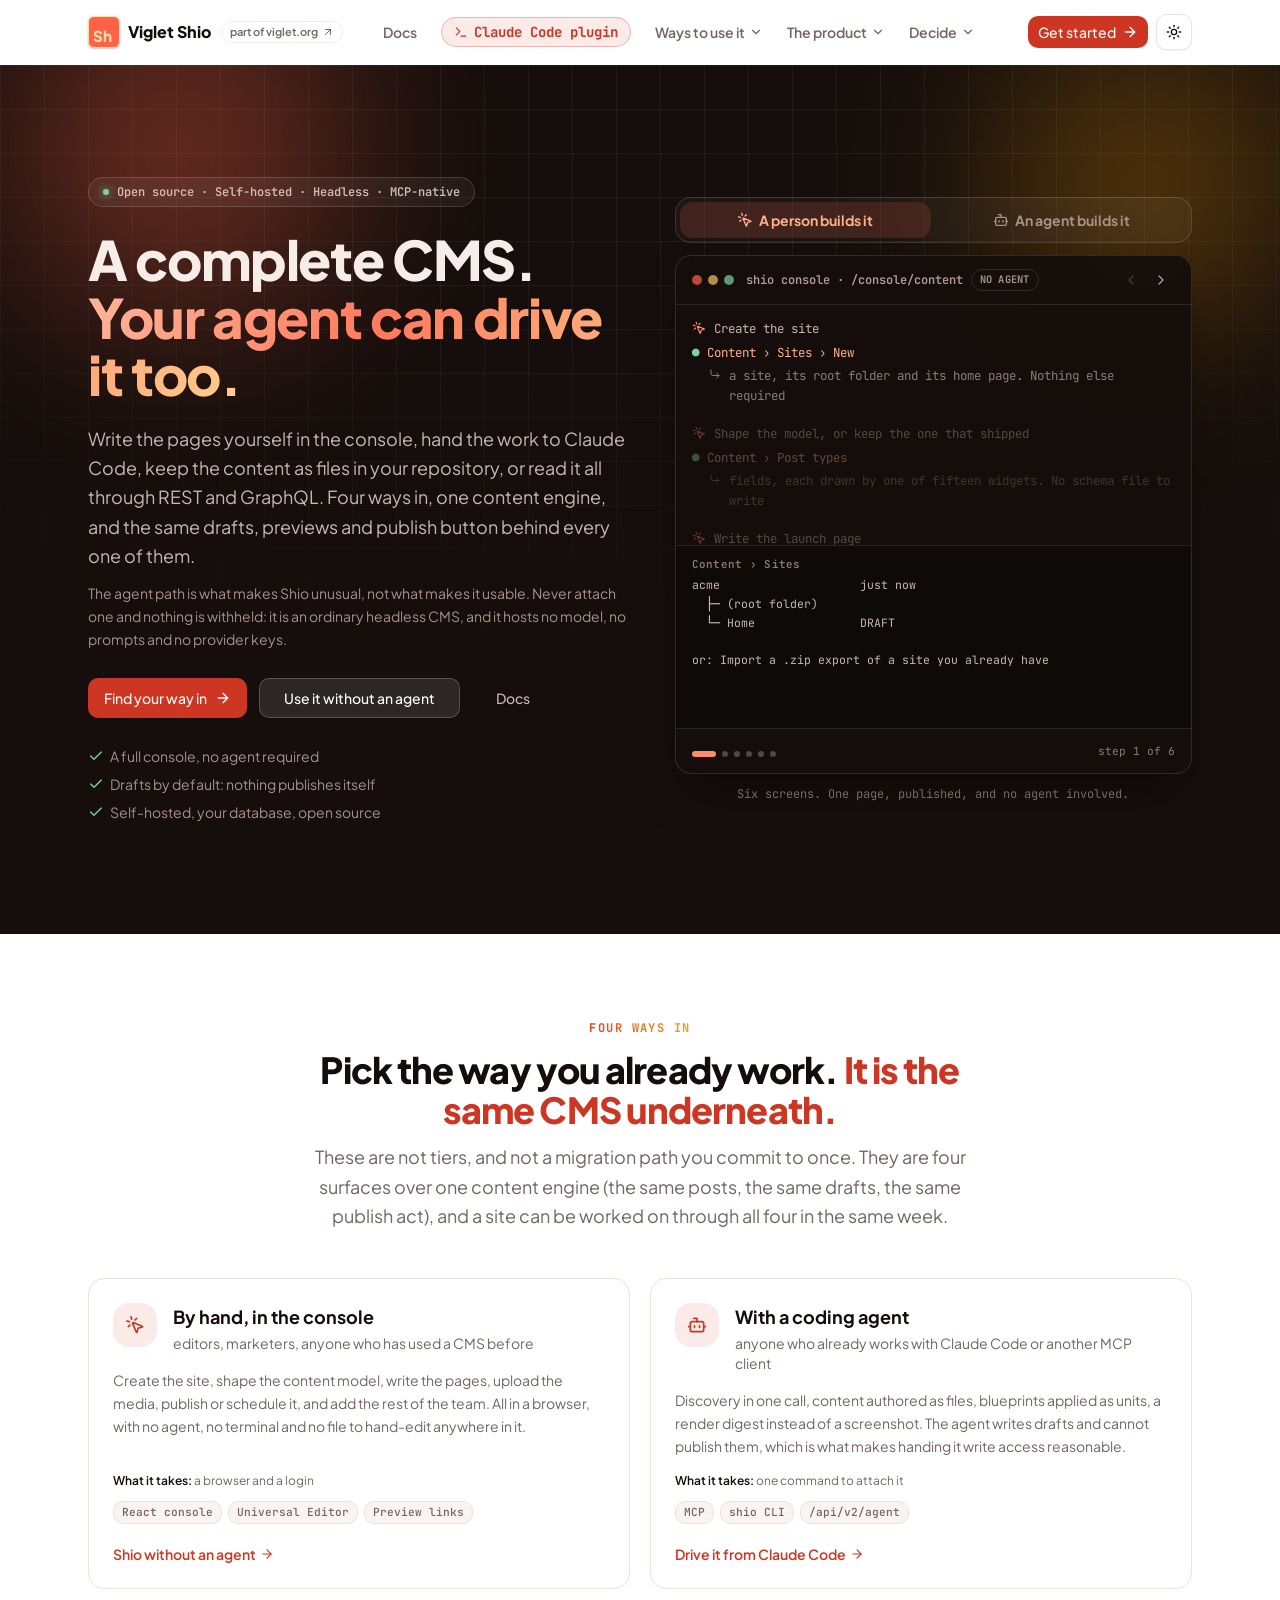
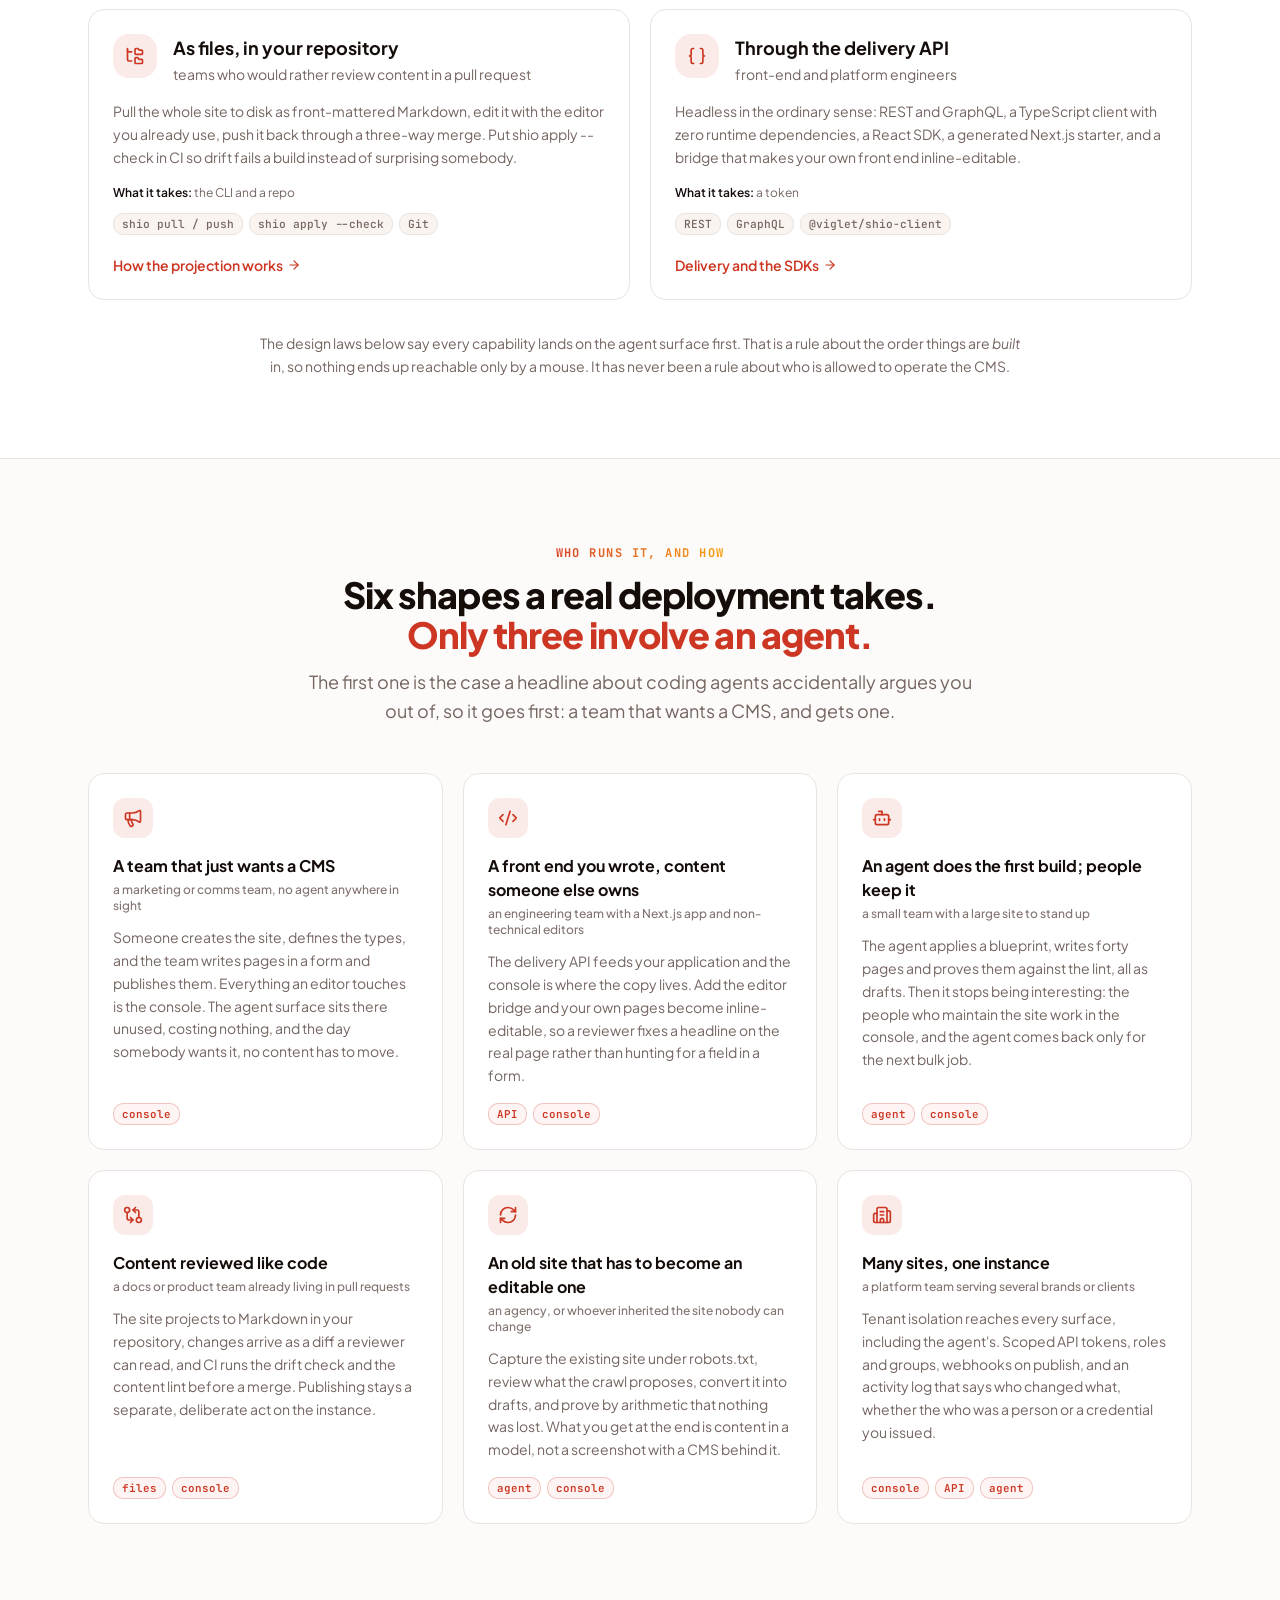
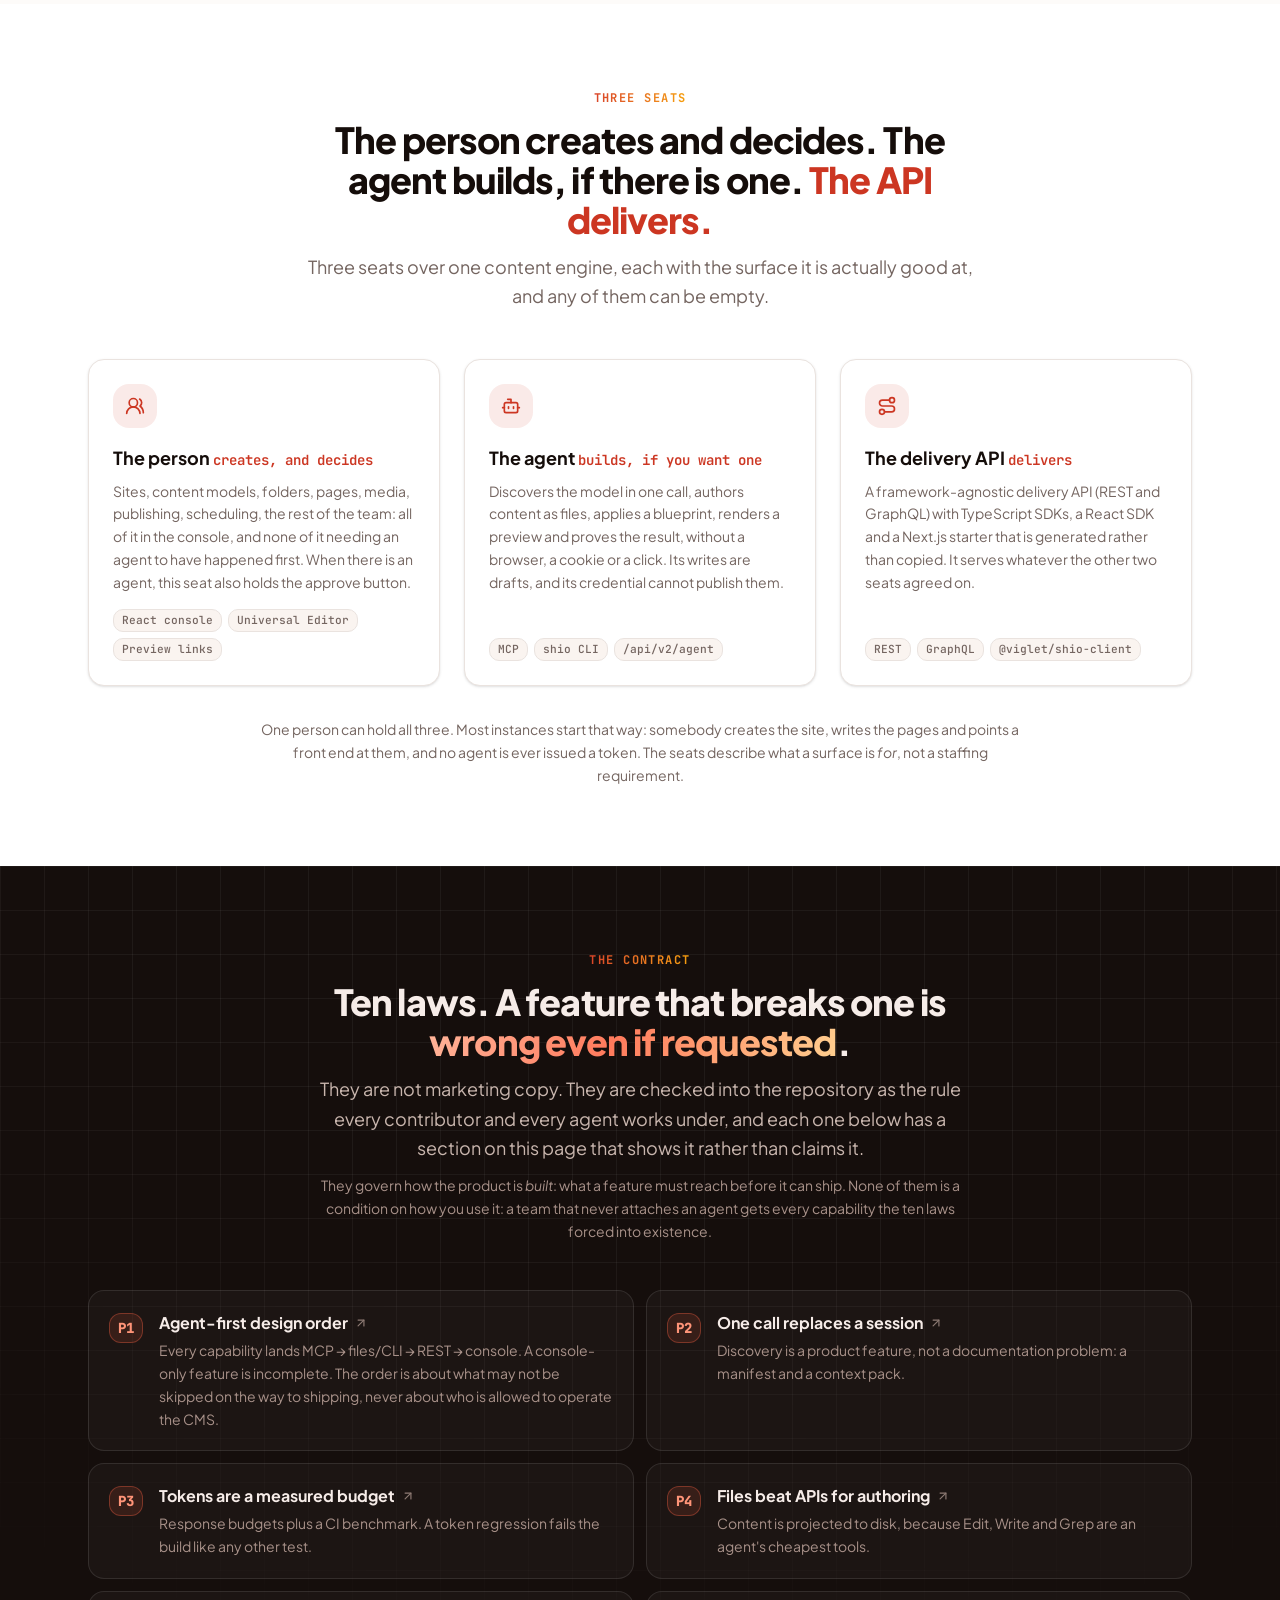
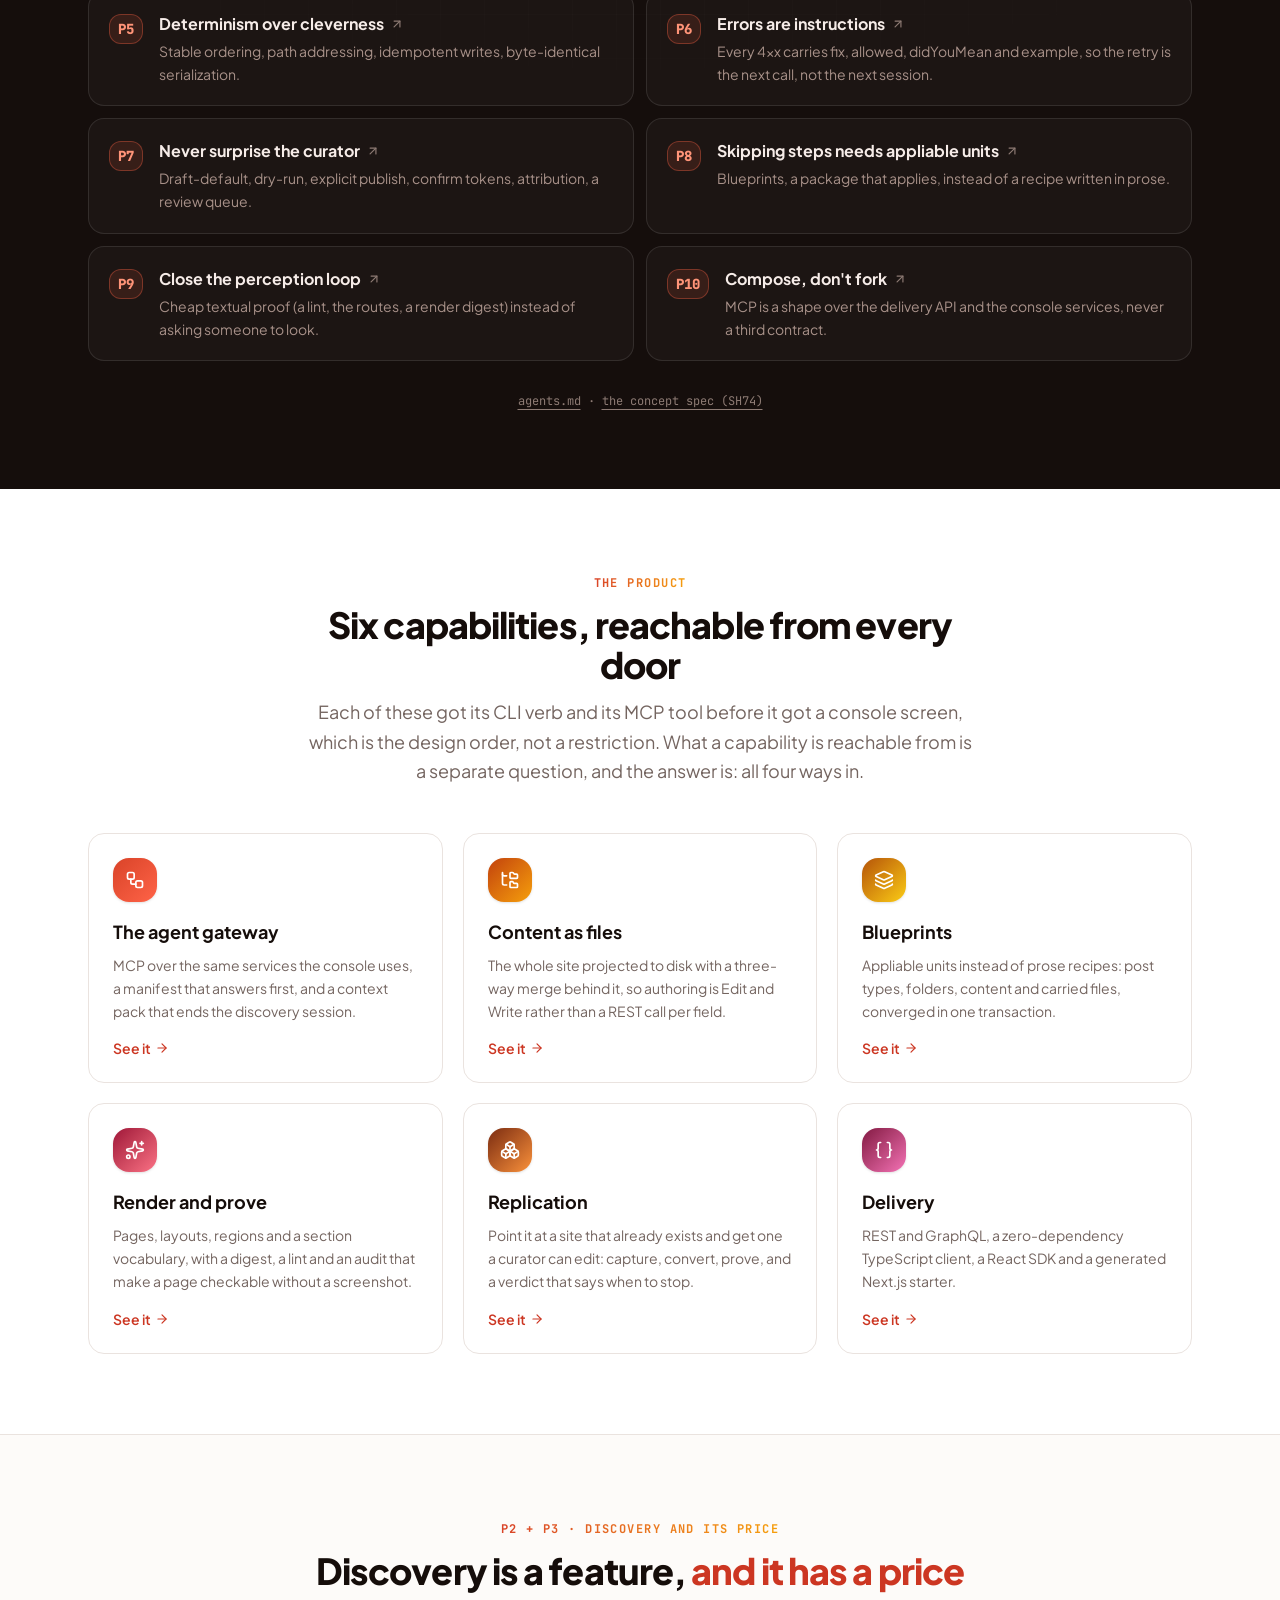
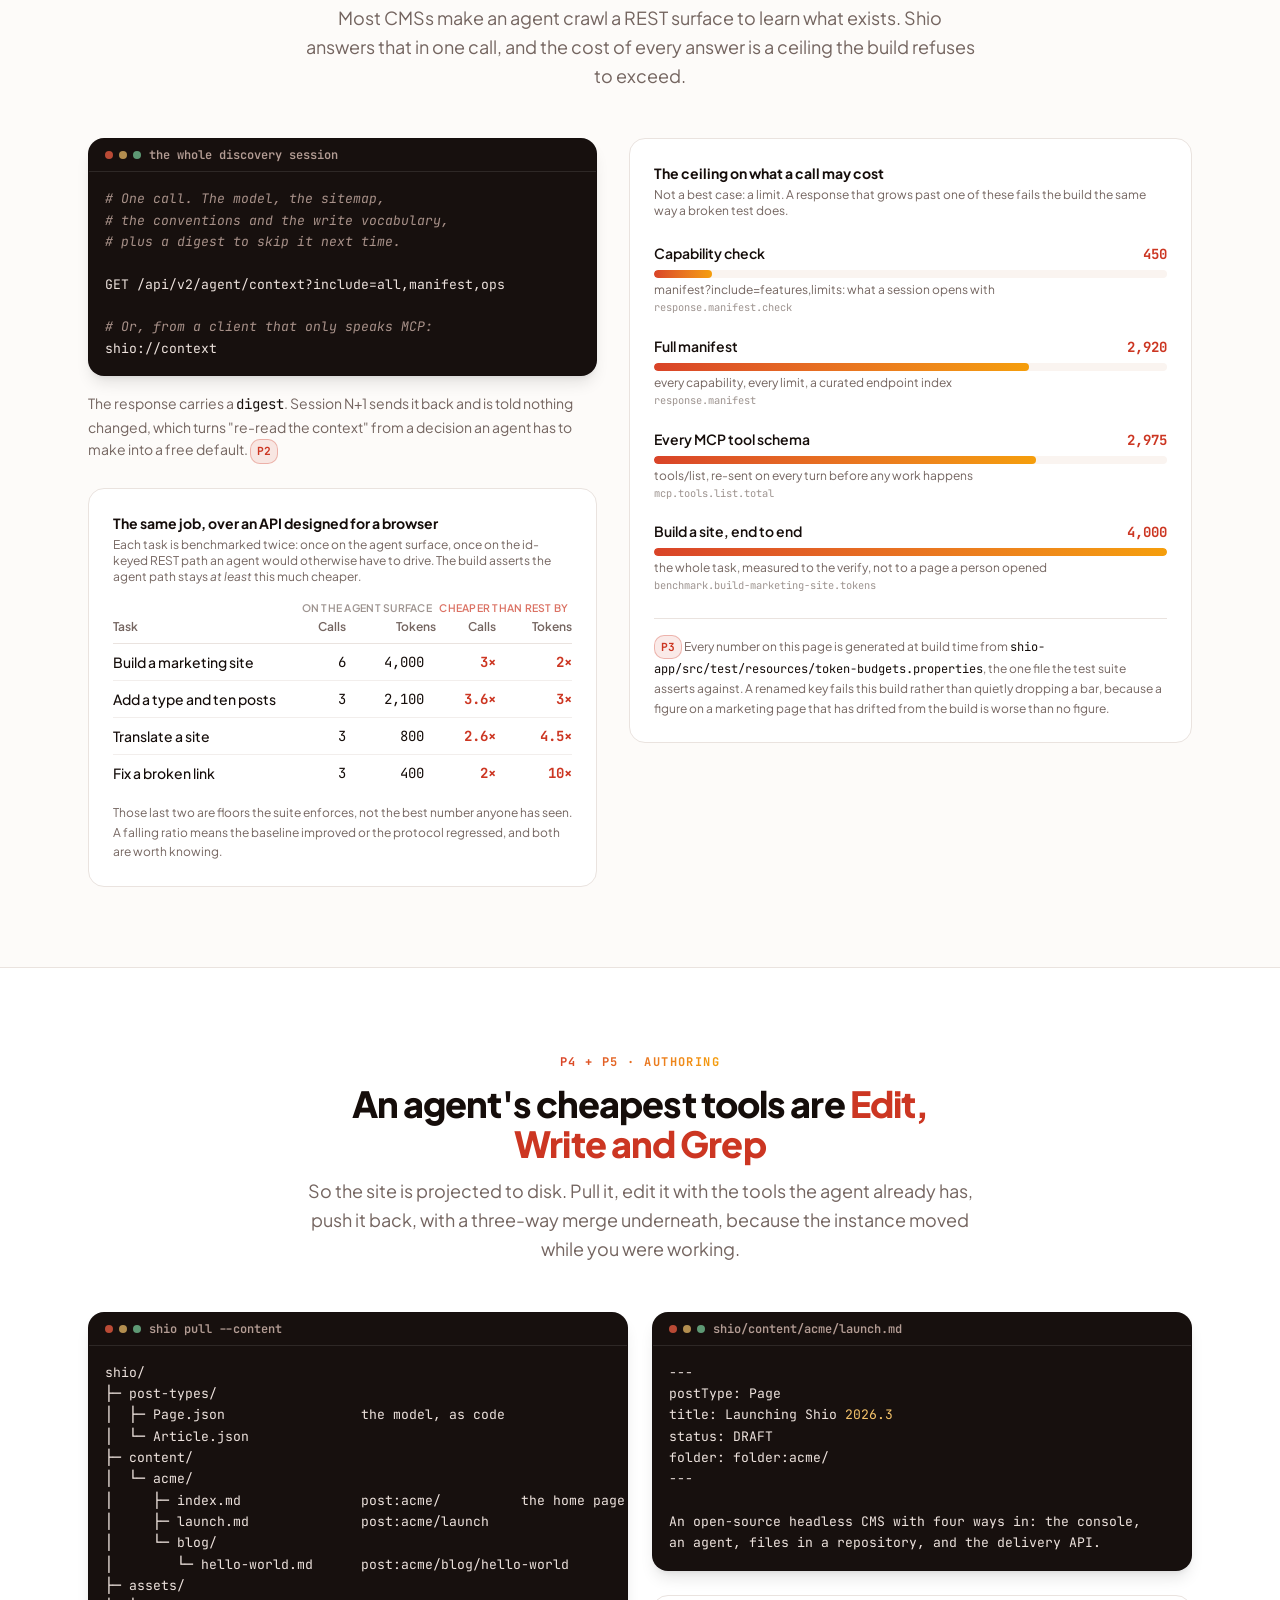
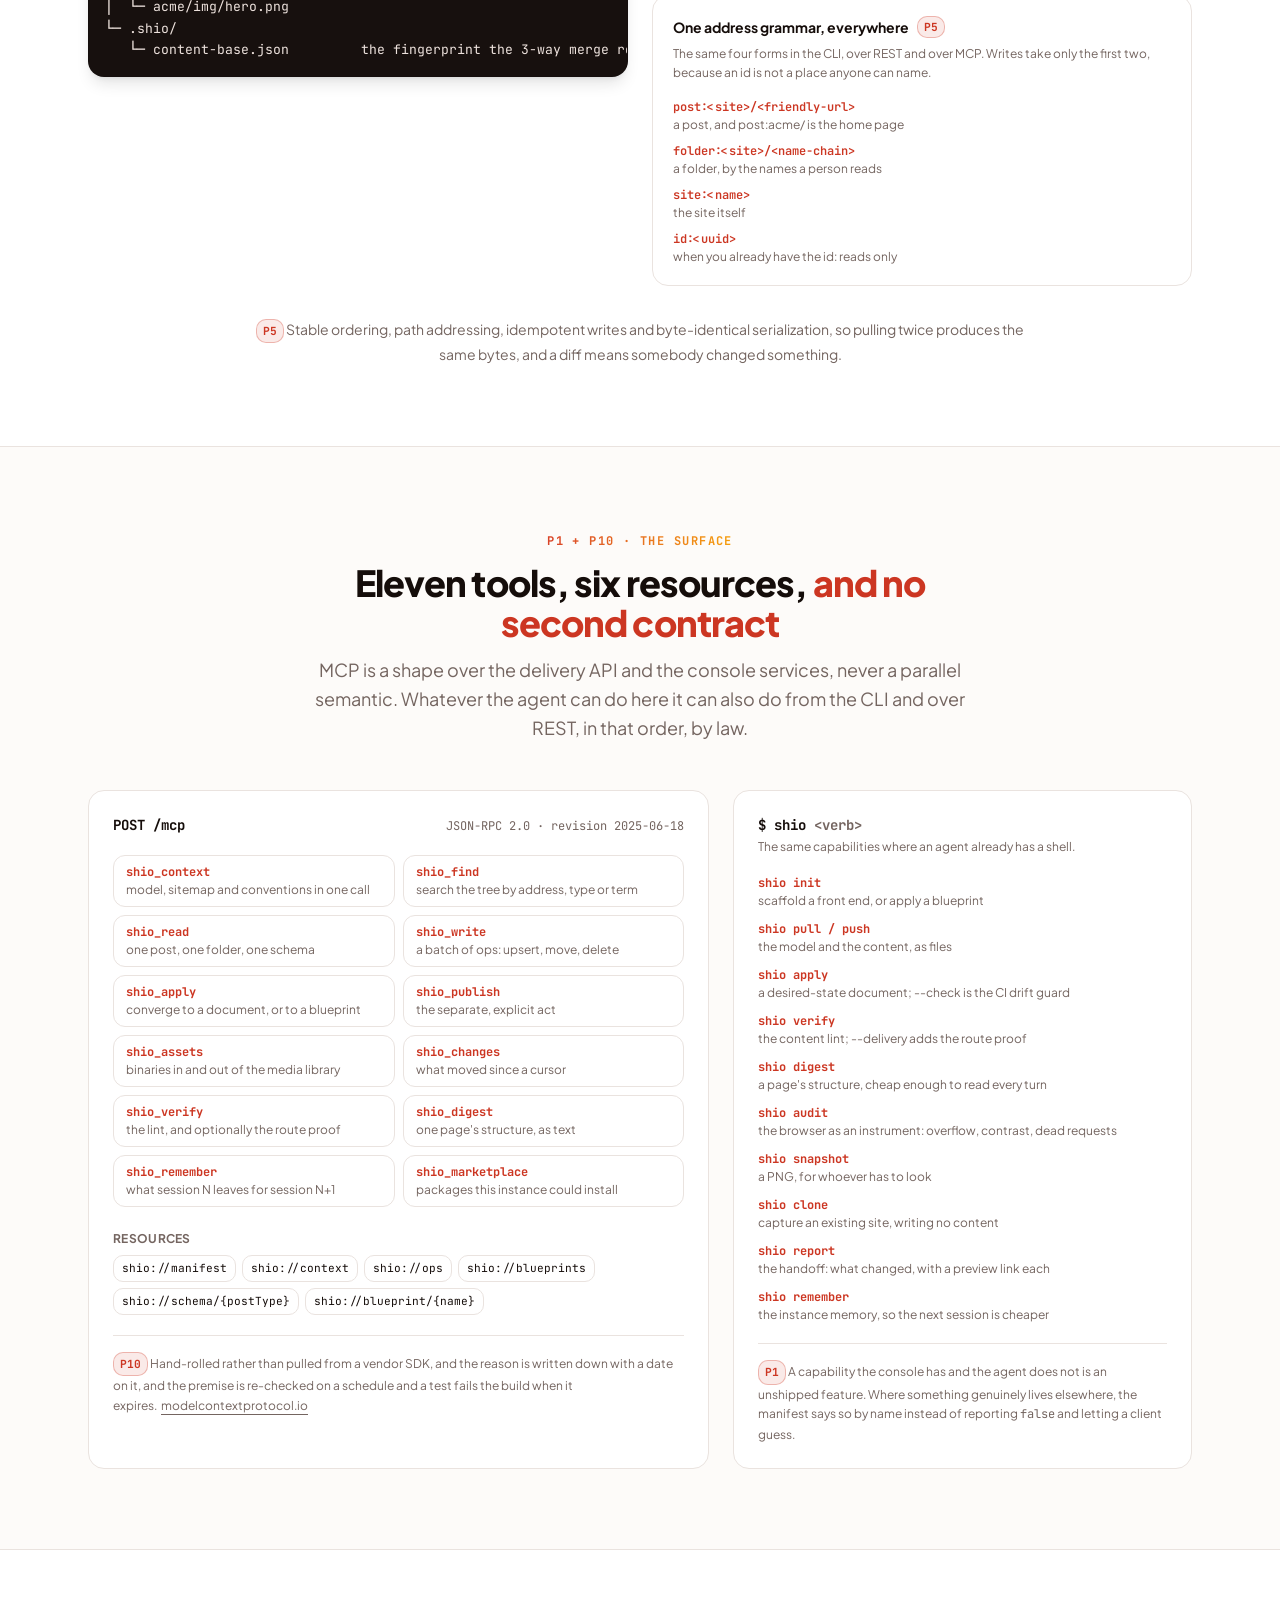
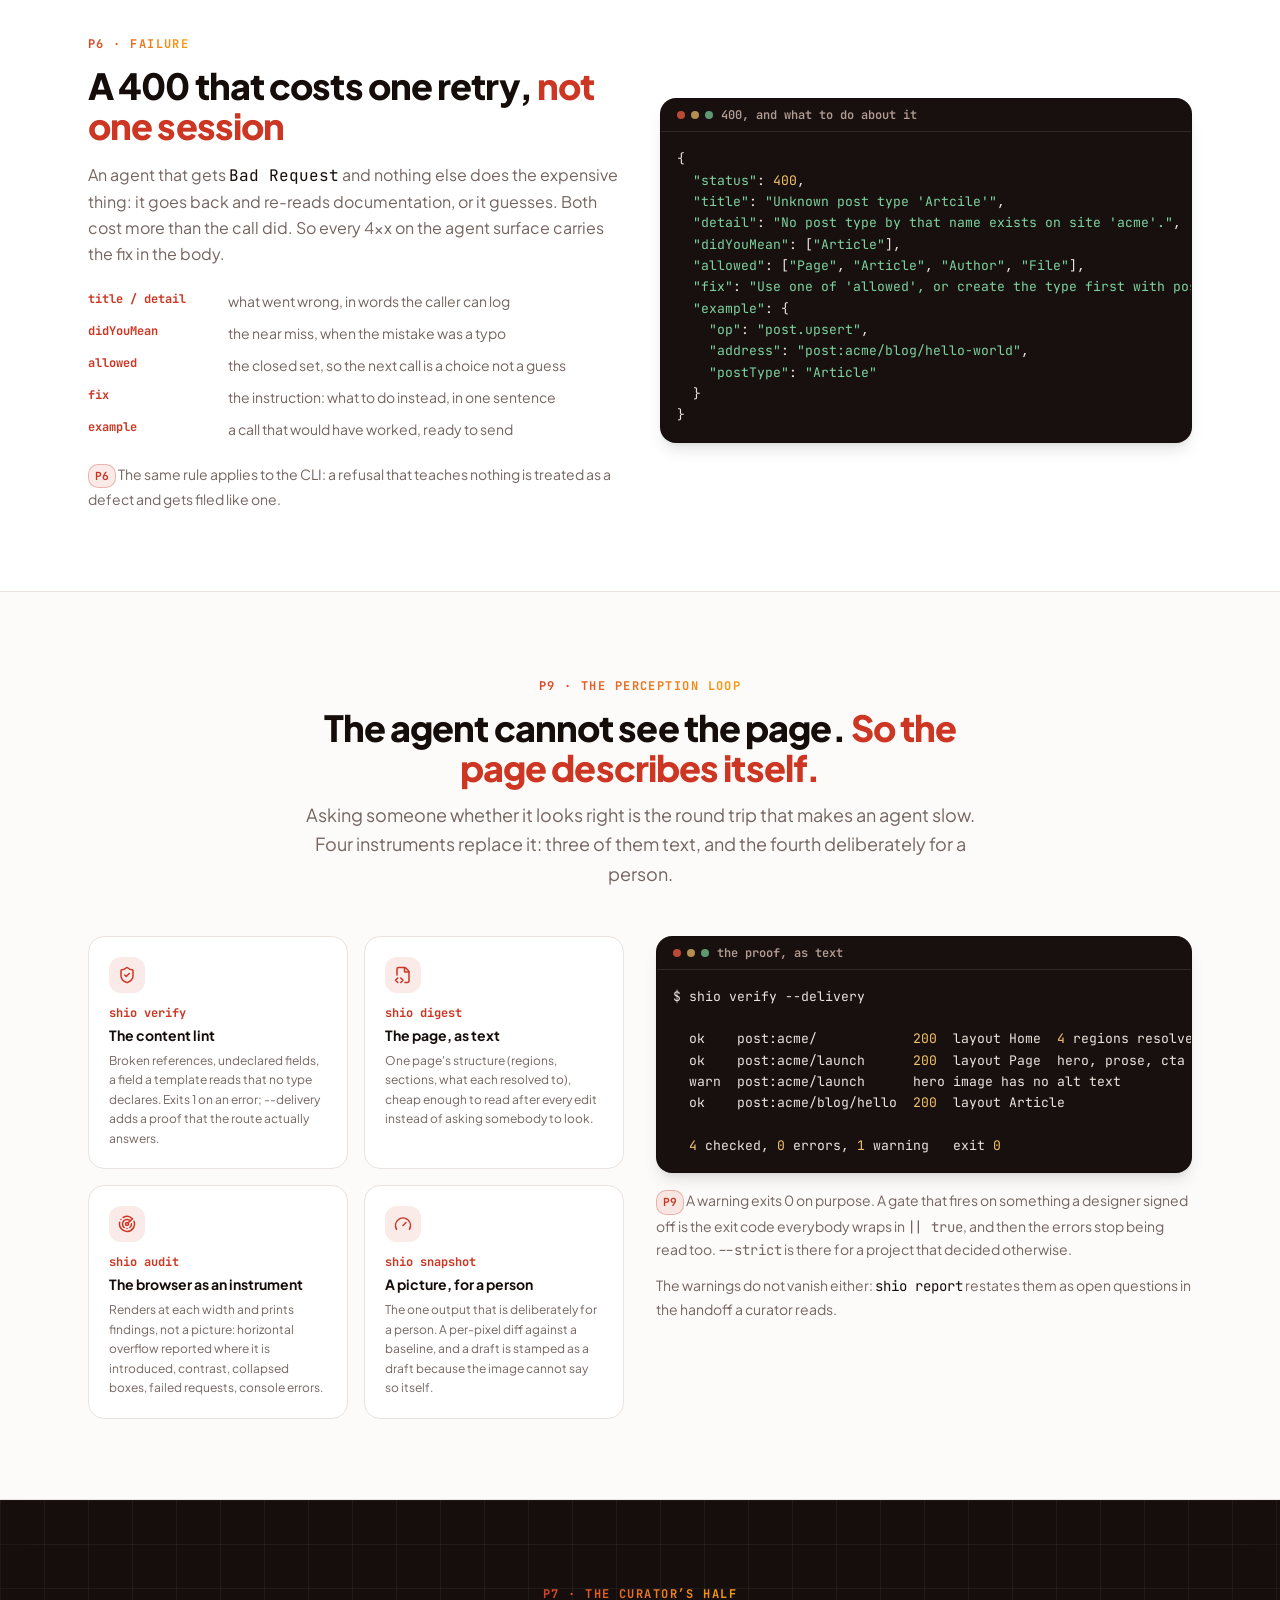
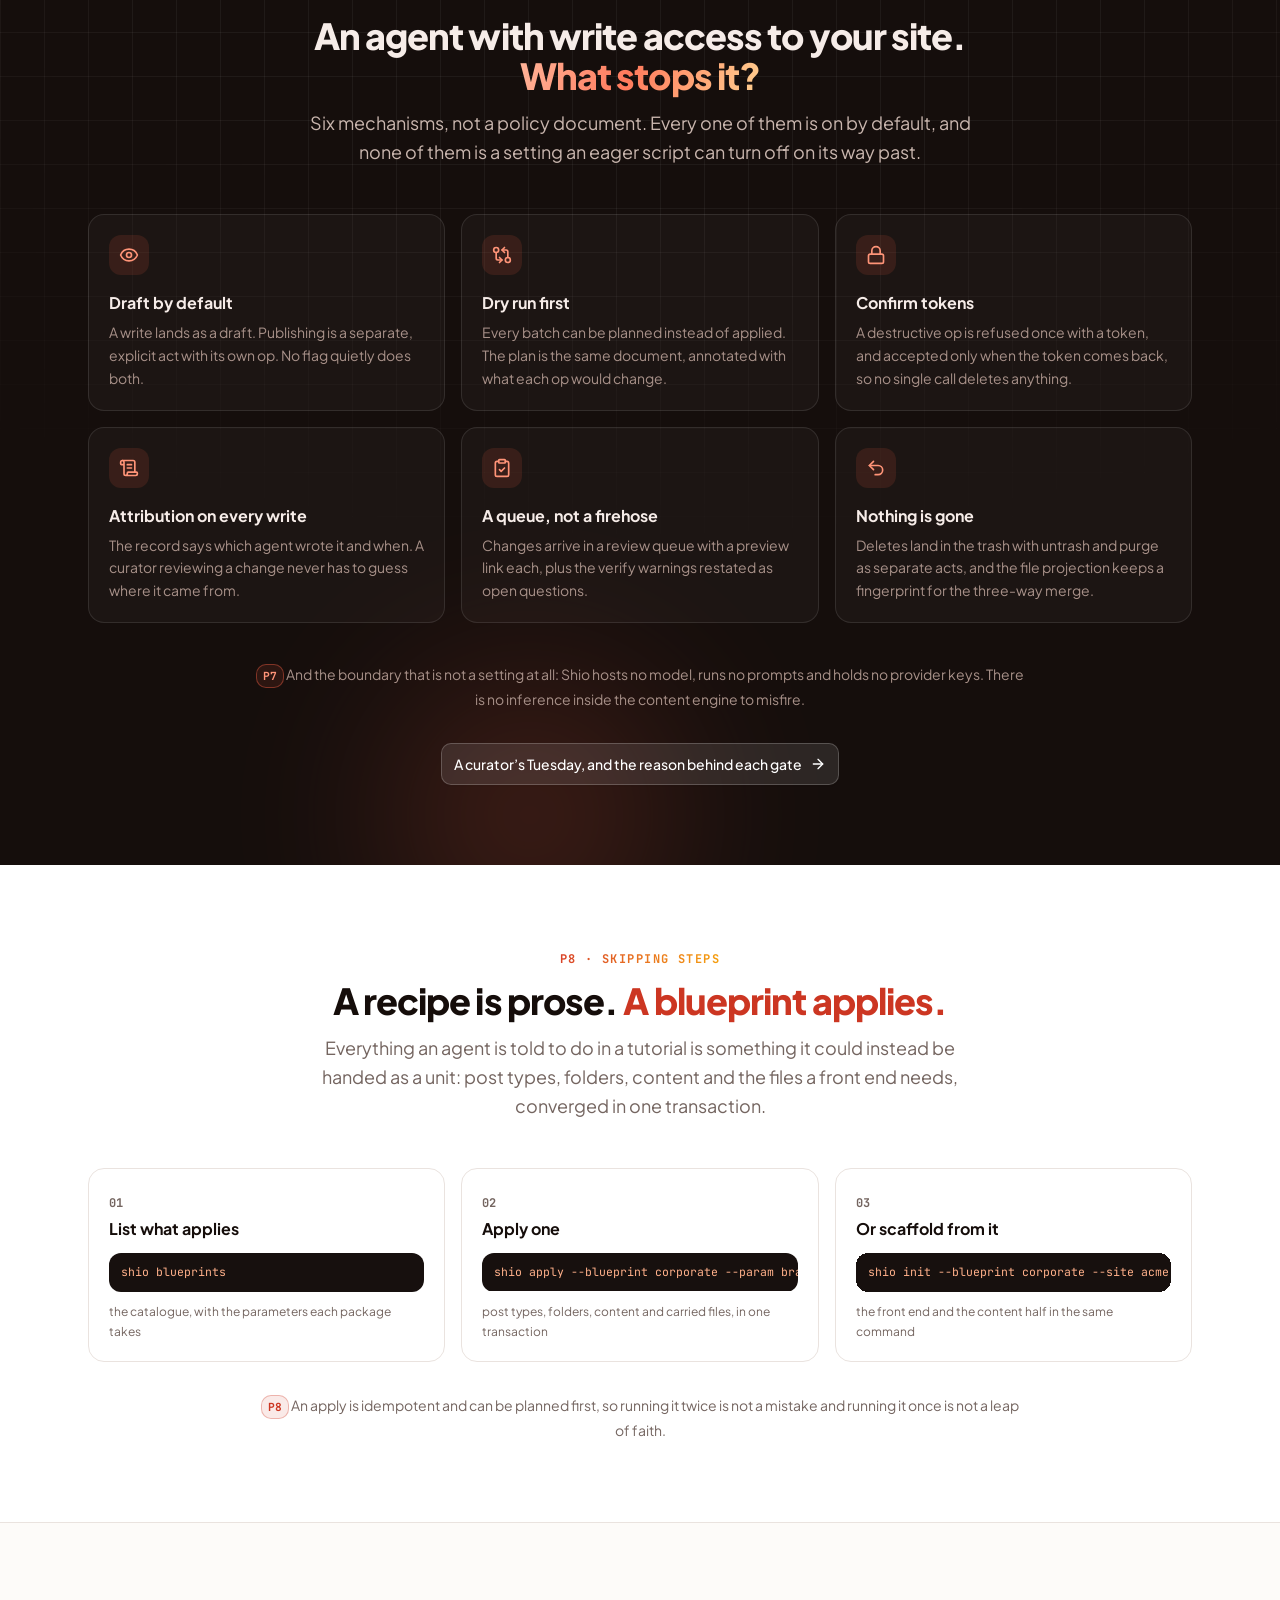
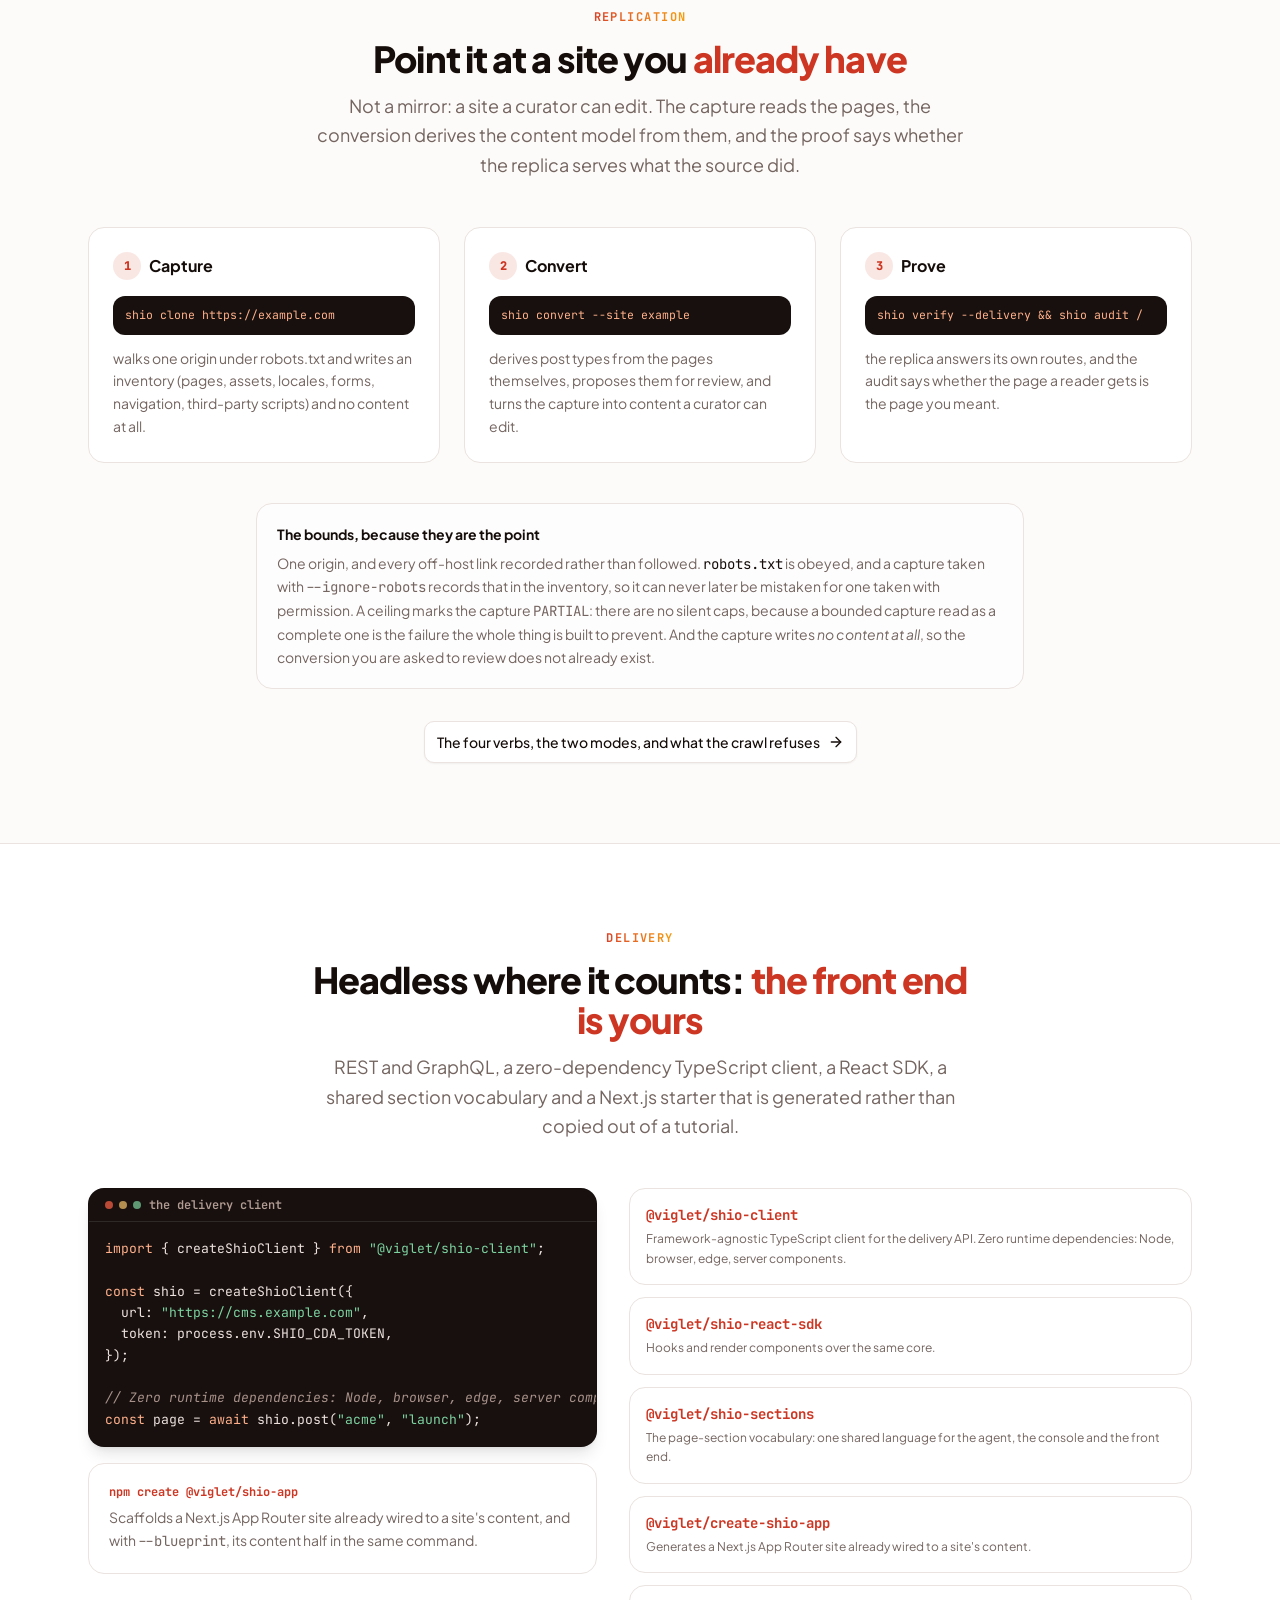
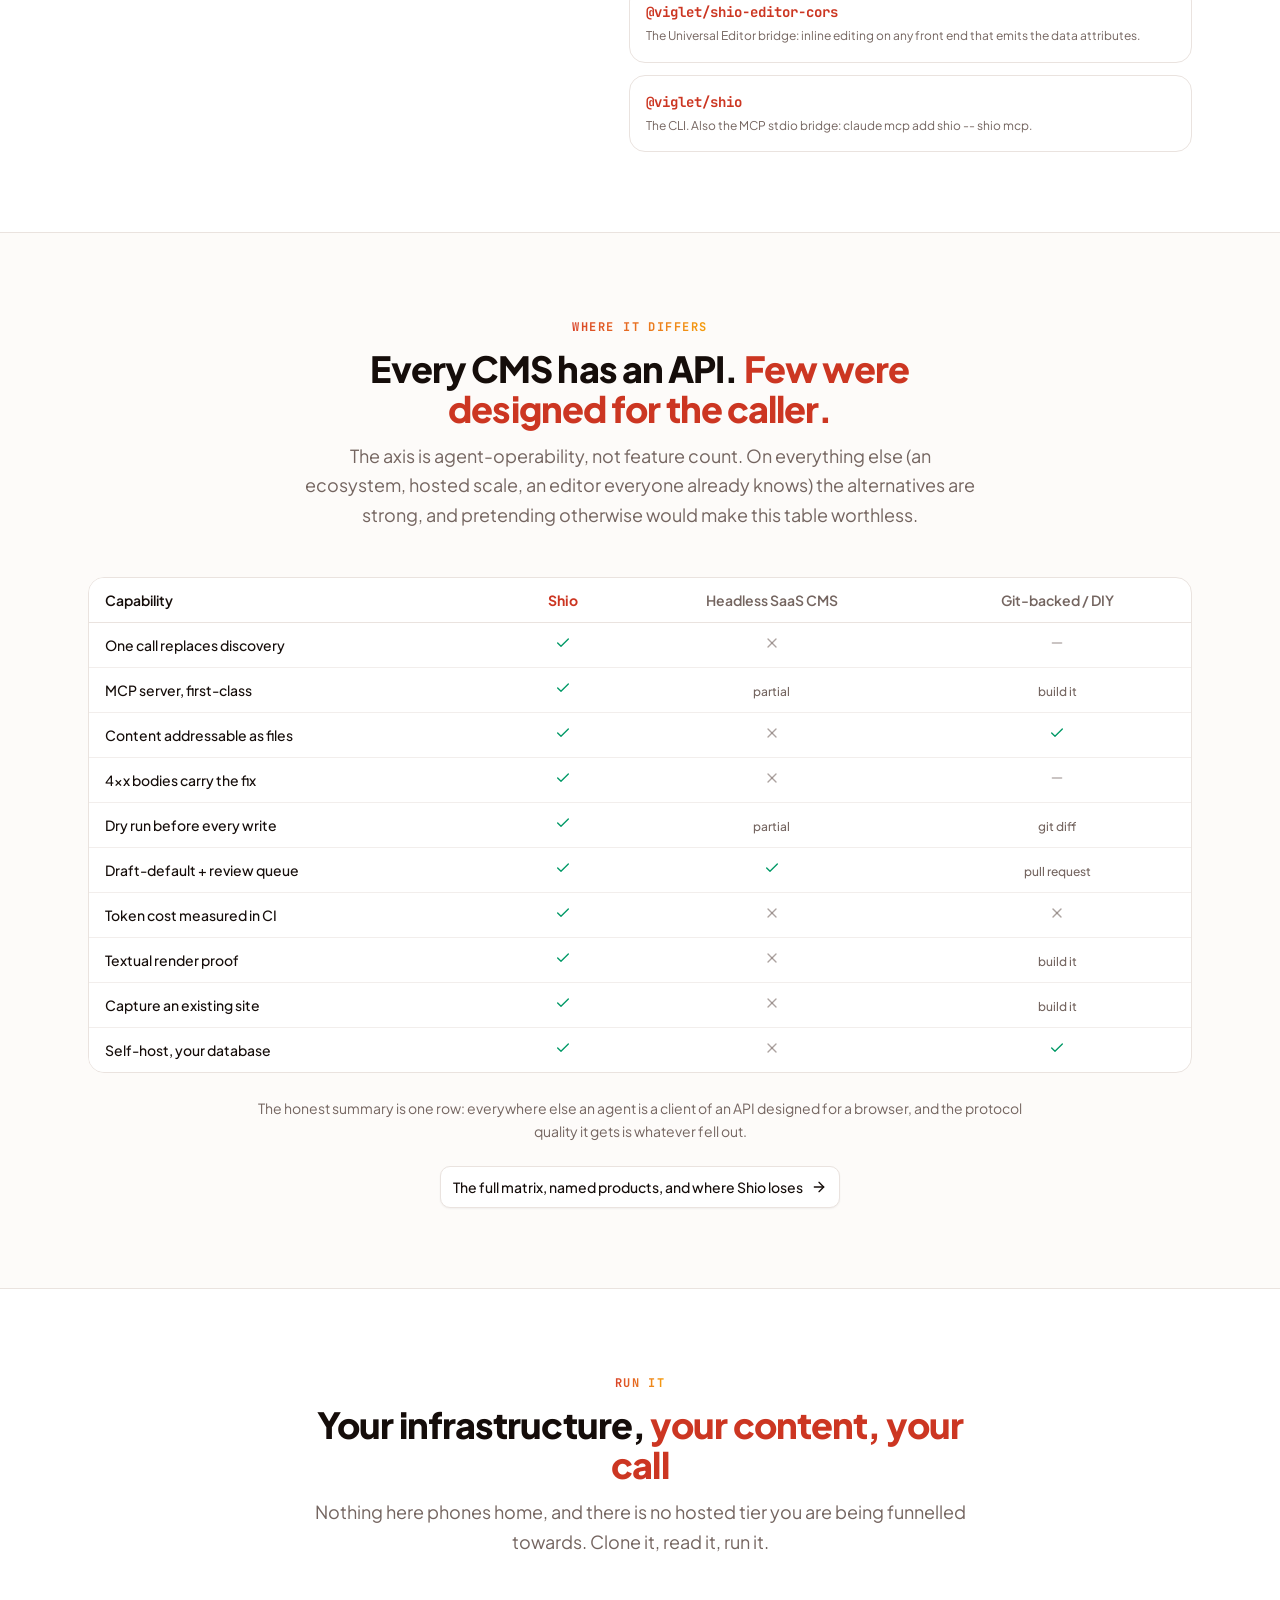
<file: features/content-as-files/index.html>
<!doctype html>
<html lang="en">
  <head>
    <meta charset="UTF-8" />
    <meta name="viewport" content="width=device-width, initial-scale=1.0" />
    <title>Content as files: the projection and the three-way merge | Viglet Shio</title>
    <meta name="description" content="The whole site projected to one Markdown file per post, with a three-way merge back. The path is the URL, only the draft projects, losslessness beats prettiness, and the field set is a table with a test, so a key the format drops is declared with a reason rather than discovered later." />
    <meta name="theme-color" content="#FF6347" />
    <meta property="og:title" content="Content as files: the projection and the three-way merge | Viglet Shio" />
    <meta property="og:description" content="A complete CMS, agent-ready and not agent-only. Console, agent, files or API: four ways in, one content engine. Open source and self-hosted." />
    <meta property="og:type" content="website" />
    <meta property="og:url" content="https://shio.viglet.org/features/content-as-files/" />
    <meta property="og:image" content="https://shio.viglet.org/og.png" />
    <meta property="og:image:width" content="1200" />
    <meta property="og:image:height" content="630" />
    <link rel="canonical" href="https://shio.viglet.org/features/content-as-files/" />
    <meta name="twitter:card" content="summary_large_image" />
    <meta name="twitter:image" content="https://shio.viglet.org/og.png" />
    <!-- anti-FOUC: apply the stored theme class before first paint (the prerendered HTML paints before the bundle) -->
    <script>
      (function () {
        try {
          var t = localStorage.getItem("shio-site-theme") || "system";
          var dark =
            t === "dark" ||
            (t === "system" &&
              globalThis.matchMedia("(prefers-color-scheme: dark)").matches);
          document.documentElement.classList.toggle("dark", dark);
        } catch (e) {
          /* storage blocked: fall back to the default (light) theme */
        }
      })();
    </script>
    <link rel="icon" type="image/svg+xml" href="/favicon.svg" />
    <link rel="preconnect" href="https://fonts.googleapis.com" />
    <link rel="preconnect" href="https://fonts.gstatic.com" crossorigin />
    <link
      href="https://fonts.googleapis.com/css2?family=Plus+Jakarta+Sans:ital,wght@0,400;0,500;0,600;0,700;0,800;1,400&family=JetBrains+Mono:wght@400;500;700&display=swap"
      rel="stylesheet"
    />
    <!-- Google Analytics: page views, counted in the Viglet property beside viglet.org -->
    <script async src="https://www.googletagmanager.com/gtag/js?id=G-SMSL7R3897"></script>
    <script>
      window.dataLayer = window.dataLayer || [];
      function gtag() {
        dataLayer.push(arguments);
      }
      gtag("js", new Date());
      gtag("config", "G-SMSL7R3897");
    </script>
    <script type="module" crossorigin src="/assets/index-T42SRaM4.js"></script>
    <link rel="stylesheet" crossorigin href="/assets/index-Dx7gC5NM.css">
  </head>
  <body>
    <div id="root"><div class="flex min-h-screen flex-col"><header class="sticky top-0 z-50 backdrop-blur-md transition-colors border-b border-transparent bg-background/60"><div class="mx-auto w-full max-w-6xl px-6 flex h-16 items-center gap-4"><div class="flex shrink-0 items-center gap-2.5"><a href="/" class="text-base" aria-label="Viglet Shio home"><span class="items-center gap-2 font-extrabold hidden sm:inline-flex"><div aria-label="Sh" style="display:inline-flex;align-items:center;justify-content:flex-start;width:32px;height:32px;flex-shrink:0;background-color:#FF6347;color:#FFDEAD;padding-left:4px;border-radius:6px;border-width:1px;border-style:solid;border-color:#FFDEAD;box-shadow:0 0px 1px rgba(0,0,0,0.22), 0 1px 2px rgba(0,0,0,0.19);box-sizing:border-box;overflow:hidden;user-select:none"><span style="font-size:15px;font-weight:900;line-height:1;margin-top:8px">Sh</span></div><span>Viglet Shio</span></span><span class="inline-flex items-center gap-2 font-extrabold sm:hidden"><div aria-label="Sh" style="display:inline-flex;align-items:center;justify-content:flex-start;width:32px;height:32px;flex-shrink:0;background-color:#FF6347;color:#FFDEAD;padding-left:4px;border-radius:6px;border-width:1px;border-style:solid;border-color:#FFDEAD;box-shadow:0 0px 1px rgba(0,0,0,0.22), 0 1px 2px rgba(0,0,0,0.19);box-sizing:border-box;overflow:hidden;user-select:none"><span style="font-size:15px;font-weight:900;line-height:1;margin-top:8px">Sh</span></div></span></a><a href="https://www.viglet.org" class="hidden items-center gap-1 rounded-full border border-border/60 px-2 py-0.5 text-[11px] font-semibold whitespace-nowrap text-muted-foreground transition-colors hover:border-border hover:text-foreground sm:inline-flex">part of viglet.org<svg xmlns="http://www.w3.org/2000/svg" width="24" height="24" viewBox="0 0 24 24" fill="none" stroke="currentColor" stroke-width="2" stroke-linecap="round" stroke-linejoin="round" class="lucide lucide-arrow-up-right size-3" aria-hidden="true"><path d="M7 7h10v10"></path><path d="M7 17 17 7"></path></svg></a></div><nav class="ml-4 hidden items-center gap-5 lg:flex xl:ml-6 xl:gap-6"><a href="https://docs.viglet.org/shio/" class="text-sm font-semibold whitespace-nowrap text-muted-foreground transition-colors hover:text-foreground">Docs</a><a href="/claude-code/" class="inline-flex items-center gap-1.5 rounded-full border border-primary/30 bg-primary/10 px-3 py-1 font-mono text-sm font-bold whitespace-nowrap text-primary transition-colors hover:border-primary/50 hover:bg-primary/15"><svg xmlns="http://www.w3.org/2000/svg" width="24" height="24" viewBox="0 0 24 24" fill="none" stroke="currentColor" stroke-width="2" stroke-linecap="round" stroke-linejoin="round" class="lucide lucide-terminal size-3.5" aria-hidden="true"><path d="M12 19h8"></path><path d="m4 17 6-6-6-6"></path></svg>Claude Code plugin</a><button type="button" id="radix-_R_f5_" aria-haspopup="menu" aria-expanded="false" data-state="closed" class="group flex items-center gap-1 text-sm font-semibold whitespace-nowrap text-muted-foreground outline-hidden transition-colors hover:text-foreground data-[state=open]:text-foreground">Ways to use it<svg xmlns="http://www.w3.org/2000/svg" width="24" height="24" viewBox="0 0 24 24" fill="none" stroke="currentColor" stroke-width="2" stroke-linecap="round" stroke-linejoin="round" class="lucide lucide-chevron-down size-3.5 transition-transform group-data-[state=open]:rotate-180" aria-hidden="true"><path d="m6 9 6 6 6-6"></path></svg></button><button type="button" id="radix-_R_n5_" aria-haspopup="menu" aria-expanded="false" data-state="closed" class="group flex items-center gap-1 text-sm font-semibold whitespace-nowrap text-muted-foreground outline-hidden transition-colors hover:text-foreground data-[state=open]:text-foreground">The product<svg xmlns="http://www.w3.org/2000/svg" width="24" height="24" viewBox="0 0 24 24" fill="none" stroke="currentColor" stroke-width="2" stroke-linecap="round" stroke-linejoin="round" class="lucide lucide-chevron-down size-3.5 transition-transform group-data-[state=open]:rotate-180" aria-hidden="true"><path d="m6 9 6 6 6-6"></path></svg></button><button type="button" id="radix-_R_v5_" aria-haspopup="menu" aria-expanded="false" data-state="closed" class="group flex items-center gap-1 text-sm font-semibold whitespace-nowrap text-muted-foreground outline-hidden transition-colors hover:text-foreground data-[state=open]:text-foreground">Decide<svg xmlns="http://www.w3.org/2000/svg" width="24" height="24" viewBox="0 0 24 24" fill="none" stroke="currentColor" stroke-width="2" stroke-linecap="round" stroke-linejoin="round" class="lucide lucide-chevron-down size-3.5 transition-transform group-data-[state=open]:rotate-180" aria-hidden="true"><path d="m6 9 6 6 6-6"></path></svg></button></nav><div class="ml-auto flex items-center gap-2"><a href="https://docs.viglet.org/shio/" data-slot="button" class="inline-flex items-center justify-center whitespace-nowrap text-sm font-medium transition-all disabled:pointer-events-none disabled:opacity-50 [&amp;_svg]:pointer-events-none [&amp;_svg:not([class*=&#x27;size-&#x27;])]:size-4 shrink-0 [&amp;_svg]:shrink-0 outline-none focus-visible:border-ring focus-visible:ring-ring/50 focus-visible:ring-[3px] aria-invalid:ring-destructive/20 dark:aria-invalid:ring-destructive/40 aria-invalid:border-destructive bg-primary text-primary-foreground shadow-xs hover:bg-primary/90 h-8 rounded-md gap-1.5 px-3 has-[&gt;svg]:px-2.5">Get started<svg xmlns="http://www.w3.org/2000/svg" width="24" height="24" viewBox="0 0 24 24" fill="none" stroke="currentColor" stroke-width="2" stroke-linecap="round" stroke-linejoin="round" class="lucide lucide-arrow-right size-4" aria-hidden="true"><path d="M5 12h14"></path><path d="m12 5 7 7-7 7"></path></svg></a><button data-slot="button" class="inline-flex items-center justify-center gap-2 whitespace-nowrap rounded-md text-sm font-medium transition-all disabled:pointer-events-none disabled:opacity-50 [&amp;_svg]:pointer-events-none [&amp;_svg:not([class*=&#x27;size-&#x27;])]:size-4 shrink-0 [&amp;_svg]:shrink-0 outline-none focus-visible:border-ring focus-visible:ring-ring/50 focus-visible:ring-[3px] aria-invalid:ring-destructive/20 dark:aria-invalid:ring-destructive/40 aria-invalid:border-destructive border bg-background shadow-xs hover:bg-accent hover:text-accent-foreground dark:bg-input/30 dark:border-input dark:hover:bg-input/50 size-9" type="button" id="radix-_R_5l_" aria-haspopup="menu" aria-expanded="false" data-state="closed"><svg xmlns="http://www.w3.org/2000/svg" width="24" height="24" viewBox="0 0 24 24" fill="none" stroke="currentColor" stroke-width="2" stroke-linecap="round" stroke-linejoin="round" class="lucide lucide-sun h-[1.2rem] w-[1.2rem] scale-100 rotate-0 transition-all dark:scale-0 dark:-rotate-90" aria-hidden="true"><circle cx="12" cy="12" r="4"></circle><path d="M12 2v2"></path><path d="M12 20v2"></path><path d="m4.93 4.93 1.41 1.41"></path><path d="m17.66 17.66 1.41 1.41"></path><path d="M2 12h2"></path><path d="M20 12h2"></path><path d="m6.34 17.66-1.41 1.41"></path><path d="m19.07 4.93-1.41 1.41"></path></svg><svg xmlns="http://www.w3.org/2000/svg" width="24" height="24" viewBox="0 0 24 24" fill="none" stroke="currentColor" stroke-width="2" stroke-linecap="round" stroke-linejoin="round" class="lucide lucide-moon absolute h-[1.2rem] w-[1.2rem] scale-0 rotate-90 transition-all dark:scale-100 dark:rotate-0" aria-hidden="true"><path d="M20.985 12.486a9 9 0 1 1-9.473-9.472c.405-.022.617.46.402.803a6 6 0 0 0 8.268 8.268c.344-.215.825-.004.803.401"></path></svg><span class="sr-only">Toggle theme</span></button><button type="button" aria-label="Open menu" aria-expanded="false" class="flex size-9 items-center justify-center rounded-lg text-muted-foreground transition-colors hover:bg-muted hover:text-foreground lg:hidden"><svg xmlns="http://www.w3.org/2000/svg" width="24" height="24" viewBox="0 0 24 24" fill="none" stroke="currentColor" stroke-width="2" stroke-linecap="round" stroke-linejoin="round" class="lucide lucide-menu size-5" aria-hidden="true"><path d="M4 5h16"></path><path d="M4 12h16"></path><path d="M4 19h16"></path></svg></button></div></div></header><main class="flex-1"><section id="top" class="relative isolate overflow-hidden bg-[#150e0c] py-16 text-[#f6ece8] sm:py-20"><div class="grid-bg pointer-events-none absolute inset-0 -z-10"></div><div class="animate-orb-a pointer-events-none absolute -top-40 left-1/3 -z-10 h-[420px] w-[420px] rounded-full bg-[radial-gradient(circle,#ff6347,transparent_70%)] opacity-40 blur-[70px]"></div><div class="mx-auto w-full px-6 max-w-3xl"><span class="inline-block bg-gradient-to-r from-[#d94328] to-[#f59e0b] bg-clip-text font-mono text-xs font-bold tracking-[0.12em] text-transparent uppercase">Content as files</span><h1 class="mt-3 text-3xl font-extrabold leading-[1.1] tracking-tight sm:text-4xl lg:text-5xl">Authoring with the tools the agent<!-- --> <span class="text-gradient">already has</span></h1><p class="mt-5 text-lg leading-relaxed text-[#c9b6ae]">Edit, Write and Grep cost an agent almost nothing, and a REST call per field costs it a turn. So the site projects to disk: one Markdown file per post, pulled, edited with ordinary tools and pushed back through a merge that knows the instance moved while you were working.</p><div class="mt-7"><div class="flex flex-wrap gap-3"><a href="https://docs.viglet.org/shio/" data-slot="button" class="inline-flex items-center justify-center gap-2 whitespace-nowrap text-sm font-medium transition-all disabled:pointer-events-none disabled:opacity-50 [&amp;_svg]:pointer-events-none [&amp;_svg:not([class*=&#x27;size-&#x27;])]:size-4 shrink-0 [&amp;_svg]:shrink-0 outline-none focus-visible:border-ring focus-visible:ring-ring/50 focus-visible:ring-[3px] aria-invalid:ring-destructive/20 dark:aria-invalid:ring-destructive/40 aria-invalid:border-destructive bg-primary text-primary-foreground shadow-xs hover:bg-primary/90 h-10 rounded-md px-6 has-[&gt;svg]:px-4">Read the docs <svg xmlns="http://www.w3.org/2000/svg" width="24" height="24" viewBox="0 0 24 24" fill="none" stroke="currentColor" stroke-width="2" stroke-linecap="round" stroke-linejoin="round" class="lucide lucide-arrow-right size-4" aria-hidden="true"><path d="M5 12h14"></path><path d="m12 5 7 7-7 7"></path></svg></a><a href="/#laws" data-slot="button" class="inline-flex items-center justify-center gap-2 whitespace-nowrap text-sm font-medium transition-all disabled:pointer-events-none disabled:opacity-50 [&amp;_svg]:pointer-events-none [&amp;_svg:not([class*=&#x27;size-&#x27;])]:size-4 shrink-0 [&amp;_svg]:shrink-0 outline-none focus-visible:border-ring focus-visible:ring-ring/50 focus-visible:ring-[3px] aria-invalid:ring-destructive/20 dark:aria-invalid:ring-destructive/40 aria-invalid:border-destructive border shadow-xs dark:border-input dark:hover:bg-input/50 h-10 rounded-md px-6 has-[&gt;svg]:px-4 border-white/20 bg-white/10 text-white hover:bg-white/20 hover:text-white dark:bg-white/10">The ten laws</a></div></div></div></section><section class="py-20"><div class="mx-auto w-full max-w-6xl px-6"><div class="space-y-16"><article class="grid items-start gap-8 lg:grid-cols-2 [&amp;&gt;*]:min-w-0"><div><h2 class="flex flex-wrap items-center gap-2 text-2xl font-extrabold tracking-tight">One file per post, and the path is the URL<span class="inline-flex items-center rounded-md border px-1.5 py-0.5 font-mono text-[0.7rem] font-bold border-primary/30 bg-primary/10 text-primary">P4</span></h2><p class="mt-3 leading-relaxed text-muted-foreground">YAML frontmatter for the metadata and the fields, and the post&#x27;s first rich-text field as the document body, with the file recording which field that was, so reading it back never needs the model. A URL is unique per site so the tree cannot collide, and the folder travels in frontmatter because the two namespaces are deliberately separate. A file whose path and url disagree is an error, not a guess: a half-done rename is a move on one side and a create on the other.</p></div><div><figure class="overflow-hidden rounded-xl border border-black/10 bg-[#17100e] text-[#ede2dd] shadow-lg dark:border-white/10"><figcaption class="flex items-center gap-2 border-b border-white/10 px-4 py-2 font-mono text-xs font-semibold text-[#b39c94]"><span class="flex gap-1.5" aria-hidden="true"><span class="size-2 rounded-full bg-[#ff6347]/70"></span><span class="size-2 rounded-full bg-[#f5c46b]/70"></span><span class="size-2 rounded-full bg-[#7dd3a0]/70"></span></span>shio/content/acme/launch.md</figcaption><pre class="overflow-x-auto px-4 py-4 text-[0.82rem] leading-relaxed"><code class="font-mono">---
postType: Page
title: Launching Shio <span class="text-[#f5c46b]">2026.3</span>
status: DRAFT
folder: folder:acme/
bodyField: content
---

An open-source headless CMS with four ways in.</code></pre></figure></div></article><article class="max-w-3xl"><div><h2 class="flex flex-wrap items-center gap-2 text-2xl font-extrabold tracking-tight">The field set is a table with a test<span class="inline-flex items-center rounded-md border px-1.5 py-0.5 font-mono text-[0.7rem] font-bold border-primary/30 bg-primary/10 text-primary">P5</span></h2><p class="mt-3 leading-relaxed text-muted-foreground">Twelve keys travel, and everything a post carries that the projection drops is declared with a reason in a test. That table exists because a round-trip guard can test the values of fields the format has and cannot see a field it lacks, so the thing that would otherwise be discovered by somebody losing content is an assertion instead.</p></div></article><article class="max-w-3xl"><div><h2 class="flex flex-wrap items-center gap-2 text-2xl font-extrabold tracking-tight">The merge happens in the projection&#x27;s own domain<span class="inline-flex items-center rounded-md border px-1.5 py-0.5 font-mono text-[0.7rem] font-bold border-primary/30 bg-primary/10 text-primary">P5</span></h2><p class="mt-3 leading-relaxed text-muted-foreground">The base, the server side and the file side are all compared as the file tree holds them. Skipping that step was measured and it produced a permanent phantom change: a CRLF body read as a local edit on every pull, forever, and a drift check that failed on content nobody had touched. Fingerprinting the projected document alone is only half the fix: it converts the phantom into the opposite phantom.</p></div></article><article class="max-w-3xl"><div><h2 class="flex flex-wrap items-center gap-2 text-2xl font-extrabold tracking-tight">Only the draft projects, and publish is an instruction<span class="inline-flex items-center rounded-md border px-1.5 py-0.5 font-mono text-[0.7rem] font-bold border-primary/30 bg-primary/10 text-primary">P5</span></h2><p class="mt-3 leading-relaxed text-muted-foreground">A publish key in a file travels forwards as an intent; the merge deliberately never writes state backwards into it. And losslessness beats prettiness: a value that would not survive the round trip stays as JSON in fields rather than being prettified into the body it cannot come back from.</p></div></article></div><nav class="mt-16 border-t border-border pt-8"><h2 class="text-sm font-bold tracking-wide text-muted-foreground uppercase">Next</h2><ul class="mt-4 grid gap-3 sm:grid-cols-2"><li><a href="/features/agent-gateway/" class="group flex items-center justify-between gap-3 rounded-xl border border-border bg-card p-5 font-semibold transition-colors hover:border-primary/40">The agent gateway<svg xmlns="http://www.w3.org/2000/svg" width="24" height="24" viewBox="0 0 24 24" fill="none" stroke="currentColor" stroke-width="2" stroke-linecap="round" stroke-linejoin="round" class="lucide lucide-arrow-up-right size-4 shrink-0 text-muted-foreground transition-colors group-hover:text-primary" aria-hidden="true"><path d="M7 7h10v10"></path><path d="M7 17 17 7"></path></svg></a></li><li><a href="/features/blueprints/" class="group flex items-center justify-between gap-3 rounded-xl border border-border bg-card p-5 font-semibold transition-colors hover:border-primary/40">Blueprints<svg xmlns="http://www.w3.org/2000/svg" width="24" height="24" viewBox="0 0 24 24" fill="none" stroke="currentColor" stroke-width="2" stroke-linecap="round" stroke-linejoin="round" class="lucide lucide-arrow-up-right size-4 shrink-0 text-muted-foreground transition-colors group-hover:text-primary" aria-hidden="true"><path d="M7 7h10v10"></path><path d="M7 17 17 7"></path></svg></a></li></ul></nav></div></section><section class="py-20" data-md-skip="true"><div class="mx-auto w-full max-w-6xl px-6"><div class="relative isolate overflow-hidden rounded-3xl border border-white/10 bg-[#150e0c] px-6 py-16 text-center text-white"><div class="grid-bg pointer-events-none absolute inset-0 -z-10"></div><div class="animate-orb-a pointer-events-none absolute -top-24 left-1/2 -z-10 h-80 w-80 -translate-x-1/2 rounded-full bg-[radial-gradient(circle,#ff6347,transparent_70%)] opacity-45 blur-[70px]"></div><h2 class="text-3xl font-extrabold tracking-tight sm:text-4xl">Run the CMS. Attach the agent whenever you feel like it.</h2><p class="mx-auto mt-3 max-w-xl text-base text-[#c9b6ae] sm:text-lg">One container and a database, and a console your team can work in on the first afternoon. Open source, no hosted tier you are being funnelled towards, and the whole design argument checked into the repository.</p><div class="mt-8 flex flex-wrap justify-center gap-3"><a href="https://docs.viglet.org/shio/" data-slot="button" class="inline-flex items-center justify-center gap-2 whitespace-nowrap text-sm font-medium transition-all disabled:pointer-events-none disabled:opacity-50 [&amp;_svg]:pointer-events-none [&amp;_svg:not([class*=&#x27;size-&#x27;])]:size-4 shrink-0 [&amp;_svg]:shrink-0 outline-none focus-visible:border-ring focus-visible:ring-ring/50 focus-visible:ring-[3px] aria-invalid:ring-destructive/20 dark:aria-invalid:ring-destructive/40 aria-invalid:border-destructive bg-primary text-primary-foreground shadow-xs hover:bg-primary/90 h-10 rounded-md px-6 has-[&gt;svg]:px-4">Install it <svg xmlns="http://www.w3.org/2000/svg" width="24" height="24" viewBox="0 0 24 24" fill="none" stroke="currentColor" stroke-width="2" stroke-linecap="round" stroke-linejoin="round" class="lucide lucide-arrow-right size-4" aria-hidden="true"><path d="M5 12h14"></path><path d="m12 5 7 7-7 7"></path></svg></a><a href="/console/" data-slot="button" class="inline-flex items-center justify-center gap-2 whitespace-nowrap text-sm font-medium transition-all disabled:pointer-events-none disabled:opacity-50 [&amp;_svg]:pointer-events-none [&amp;_svg:not([class*=&#x27;size-&#x27;])]:size-4 shrink-0 [&amp;_svg]:shrink-0 outline-none focus-visible:border-ring focus-visible:ring-ring/50 focus-visible:ring-[3px] aria-invalid:ring-destructive/20 dark:aria-invalid:ring-destructive/40 aria-invalid:border-destructive border shadow-xs dark:border-input dark:hover:bg-input/50 h-10 rounded-md px-6 has-[&gt;svg]:px-4 border-white/20 bg-white/10 text-white hover:bg-white/20 hover:text-white dark:bg-white/10">Use it without an agent</a><a href="https://github.com/openviglet/shio" target="_blank" rel="noreferrer" data-slot="button" class="inline-flex items-center justify-center gap-2 whitespace-nowrap text-sm font-medium transition-all disabled:pointer-events-none disabled:opacity-50 [&amp;_svg]:pointer-events-none [&amp;_svg:not([class*=&#x27;size-&#x27;])]:size-4 shrink-0 [&amp;_svg]:shrink-0 outline-none focus-visible:border-ring focus-visible:ring-ring/50 focus-visible:ring-[3px] aria-invalid:ring-destructive/20 dark:aria-invalid:ring-destructive/40 aria-invalid:border-destructive dark:hover:bg-accent/50 h-10 rounded-md px-6 has-[&gt;svg]:px-4 text-[#c9b6ae] hover:bg-white/10 hover:text-white">Read the source</a></div><p class="mt-8 font-mono text-xs text-[#8d7b74]">and when you do want one:</p><div class="mt-2 flex justify-center"><div class="inline-flex max-w-full items-center gap-3 rounded-lg border border-white/15 bg-black/30 px-4 py-2.5 font-mono text-sm text-[#f0ded6] backdrop-blur"><span class="shrink-0 select-none text-[#ff8a6b]">$</span><code class="min-w-0 overflow-x-auto whitespace-nowrap">claude mcp add shio -- npx @viglet/shio mcp</code><button type="button" aria-label="Copy command" class="ml-1 shrink-0 rounded-md p-1 text-[#a89189] transition-colors hover:bg-white/10 hover:text-white"><svg xmlns="http://www.w3.org/2000/svg" width="24" height="24" viewBox="0 0 24 24" fill="none" stroke="currentColor" stroke-width="2" stroke-linecap="round" stroke-linejoin="round" class="lucide lucide-copy size-4" aria-hidden="true"><rect width="14" height="14" x="8" y="8" rx="2" ry="2"></rect><path d="M4 16c-1.1 0-2-.9-2-2V4c0-1.1.9-2 2-2h10c1.1 0 2 .9 2 2"></path></svg></button></div></div></div></div></section></main><footer class="bg-[#0f0a09] text-[#a89189]"><div class="mx-auto w-full max-w-6xl px-6 py-14"><div class="grid gap-8 sm:grid-cols-2 md:grid-cols-[1.4fr_1fr_1fr_1fr]"><div><span class="inline-flex items-center gap-2 font-extrabold text-[#f6ece8]"><div aria-label="Sh" style="display:inline-flex;align-items:center;justify-content:flex-start;width:32px;height:32px;flex-shrink:0;background-color:#FF6347;color:#FFDEAD;padding-left:4px;border-radius:6px;border-width:1px;border-style:solid;border-color:#FFDEAD;box-shadow:0 0px 1px rgba(0,0,0,0.22), 0 1px 2px rgba(0,0,0,0.19);box-sizing:border-box;overflow:hidden;user-select:none"><span style="font-size:15px;font-weight:900;line-height:1;margin-top:8px">Sh</span></div><span>Viglet Shio</span></span><p class="mt-3 max-w-xs text-sm leading-relaxed">An open-source headless CMS with four ways in: a full console, a coding agent, files in your repository, and the delivery API. Same content, same drafts, same publish button.</p></div><div><h3 class="text-xs font-bold tracking-[0.06em] text-[#f6ece8] uppercase">Ways to use it</h3><ul class="mt-4 space-y-2.5"><li><a href="/console/" class="text-sm transition-colors hover:text-[#f6ece8]">In the console, by hand</a></li><li><a href="/claude-code/" class="text-sm transition-colors hover:text-[#f6ece8]">With a coding agent</a></li><li><a href="/features/content-as-files/" class="text-sm transition-colors hover:text-[#f6ece8]">As files in your repository</a></li><li><a href="/features/delivery/" class="text-sm transition-colors hover:text-[#f6ece8]">Through the delivery API</a></li><li><a href="/#paths" class="text-sm transition-colors hover:text-[#f6ece8]">All four, side by side</a></li><li><a href="/#use-cases" class="text-sm transition-colors hover:text-[#f6ece8]">Who runs it, and how</a></li></ul></div><div><h3 class="text-xs font-bold tracking-[0.06em] text-[#f6ece8] uppercase">The product</h3><ul class="mt-4 space-y-2.5"><li><a href="/console/#capabilities" class="text-sm transition-colors hover:text-[#f6ece8]">What the console does</a></li><li><a href="/curator/" class="text-sm transition-colors hover:text-[#f6ece8]">What stops an agent write</a></li><li><a href="/#laws" class="text-sm transition-colors hover:text-[#f6ece8]">The ten laws</a></li><li><a href="/#one-call" class="text-sm transition-colors hover:text-[#f6ece8]">One call, and its price</a></li><li><a href="/#surface" class="text-sm transition-colors hover:text-[#f6ece8]">MCP + CLI surface</a></li><li><a href="/features/rendering/" class="text-sm transition-colors hover:text-[#f6ece8]">Rendering and design tokens</a></li><li><a href="/#blueprints" class="text-sm transition-colors hover:text-[#f6ece8]">Blueprints</a></li><li><a href="/replicate/" class="text-sm transition-colors hover:text-[#f6ece8]">Replicate a site</a></li><li><a href="/compare/" class="text-sm transition-colors hover:text-[#f6ece8]">Compare</a></li><li><a href="/#self-host" class="text-sm transition-colors hover:text-[#f6ece8]">Self-host</a></li></ul></div><div><h3 class="text-xs font-bold tracking-[0.06em] text-[#f6ece8] uppercase">Open and inspectable</h3><ul class="mt-4 space-y-2.5"><li><a href="https://docs.viglet.org/shio/" target="_blank" rel="noreferrer" class="text-sm transition-colors hover:text-[#f6ece8]">Documentation</a></li><li><a href="https://github.com/openviglet/shio" target="_blank" rel="noreferrer" class="text-sm transition-colors hover:text-[#f6ece8]">Source</a></li><li><a href="https://github.com/openviglet/shio/blob/HEAD/docs/ROADMAP.md" target="_blank" rel="noreferrer" class="text-sm transition-colors hover:text-[#f6ece8]">Roadmap</a></li><li><a href="https://github.com/openviglet/shio/blob/HEAD/docs/CHANGELOG.md" target="_blank" rel="noreferrer" class="text-sm transition-colors hover:text-[#f6ece8]">Changelog</a></li><li><a href="https://www.npmjs.com/package/@viglet/shio-client" target="_blank" rel="noreferrer" class="text-sm transition-colors hover:text-[#f6ece8]">npm</a></li><li><a href="https://turing.viglet.org" target="_blank" rel="noreferrer" class="text-sm transition-colors hover:text-[#f6ece8]">Viglet Turing ES</a></li></ul></div></div><div class="mt-12 flex flex-col justify-between gap-2 border-t border-[#241a17] pt-6 text-xs text-[#7a6660] sm:flex-row"><span>© <!-- -->2026<!-- --> Viglet Shio ·<!-- --> <a href="https://github.com/openviglet/shio/blob/HEAD/LICENSE" target="_blank" rel="noreferrer" class="hover:text-[#f6ece8]">Apache 2.0</a></span><span class="space-x-3"><a href="https://www.viglet.org" target="_blank" rel="noreferrer" class="hover:text-[#f6ece8]">viglet.org</a><a href="https://docs.viglet.org/shio/" class="hover:text-[#f6ece8]">docs.viglet.org</a><a href="/llms.txt" class="font-mono hover:text-[#f6ece8]">llms.txt</a></span></div></div></footer></div></div>
  </body>
</html>
</file>
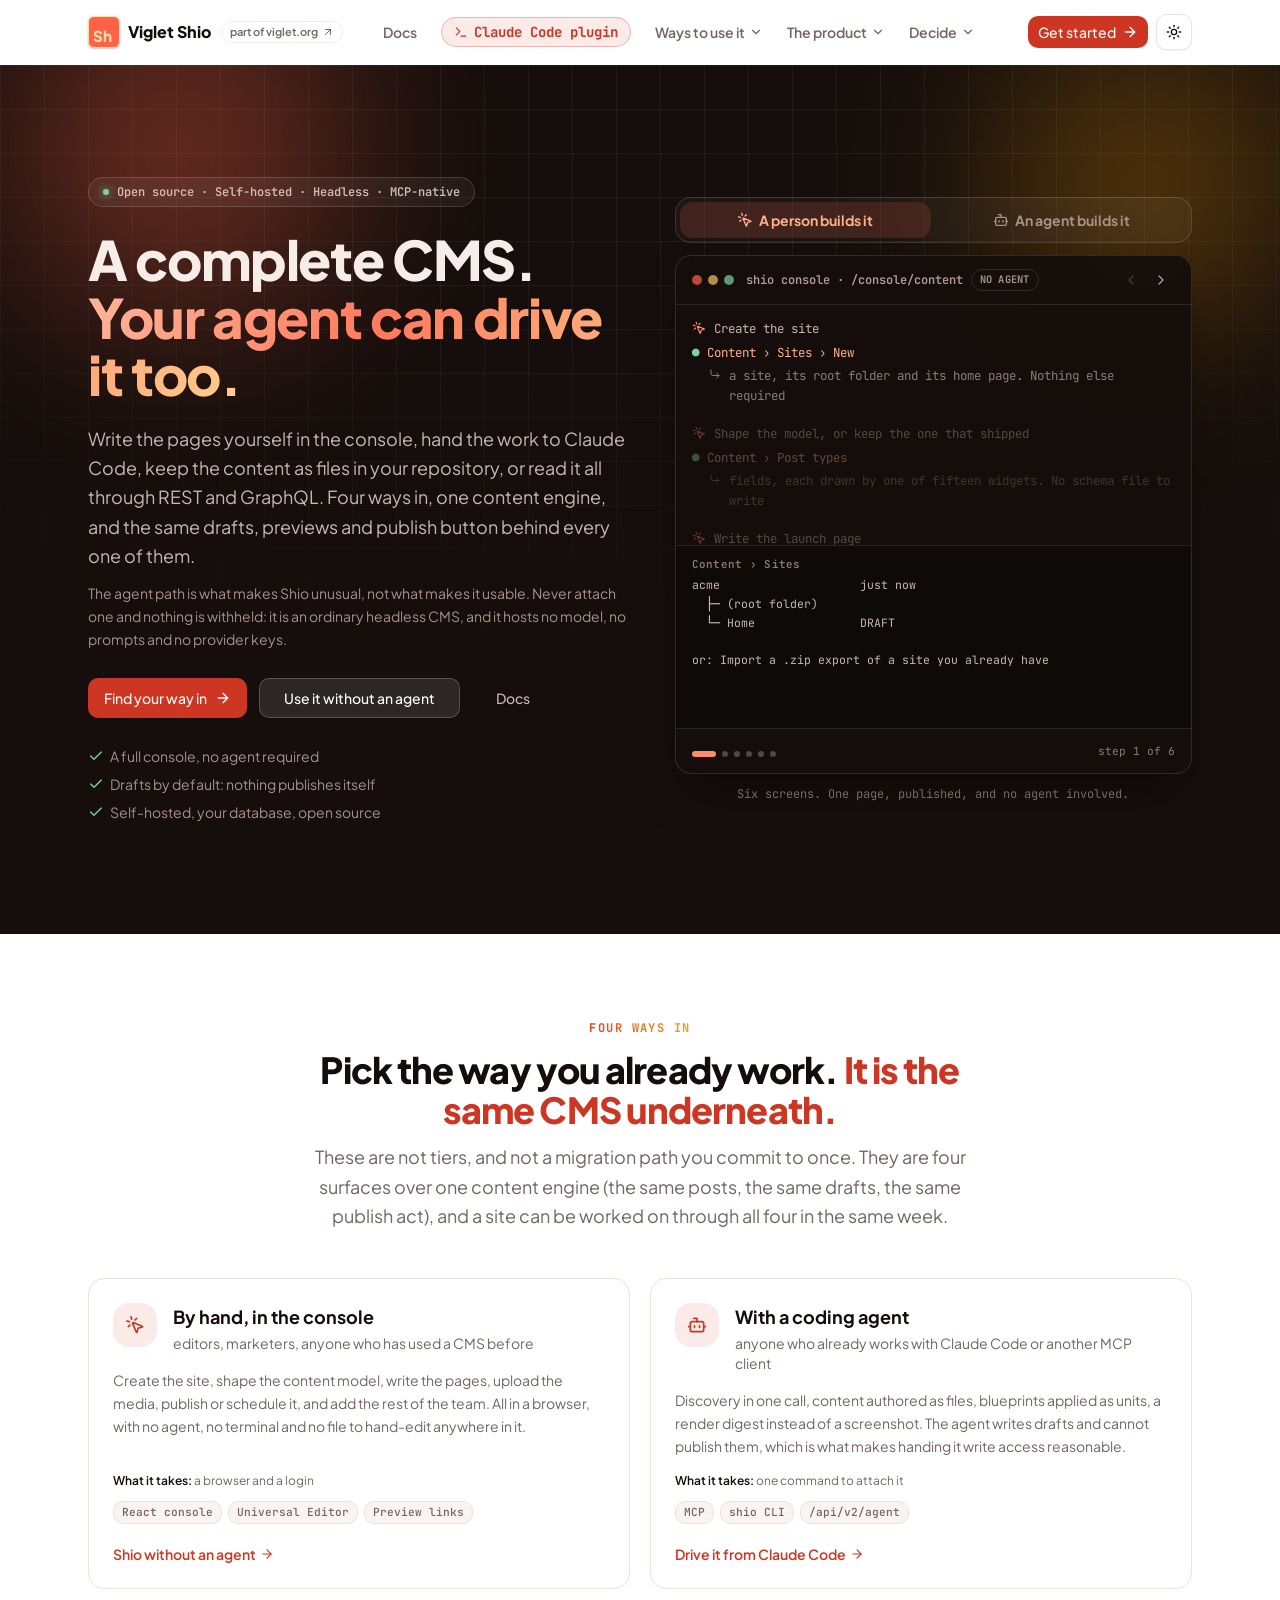
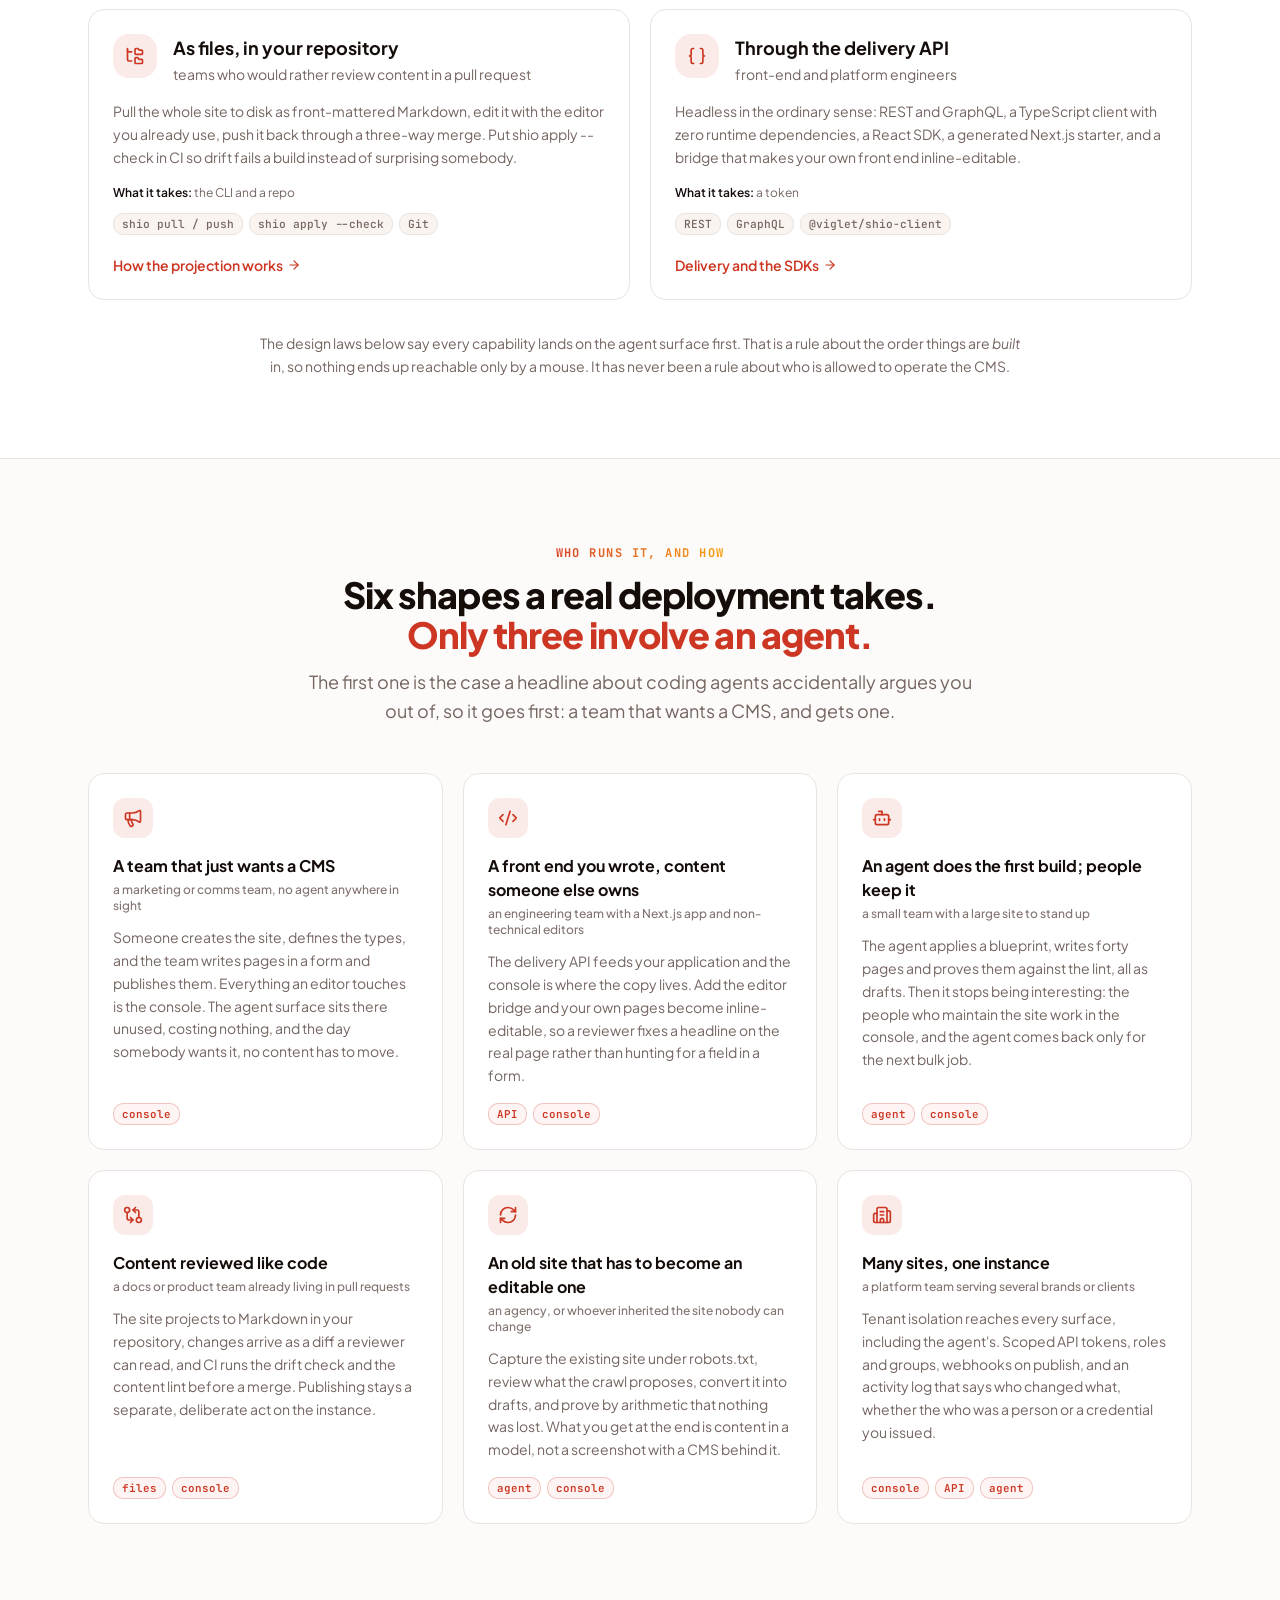
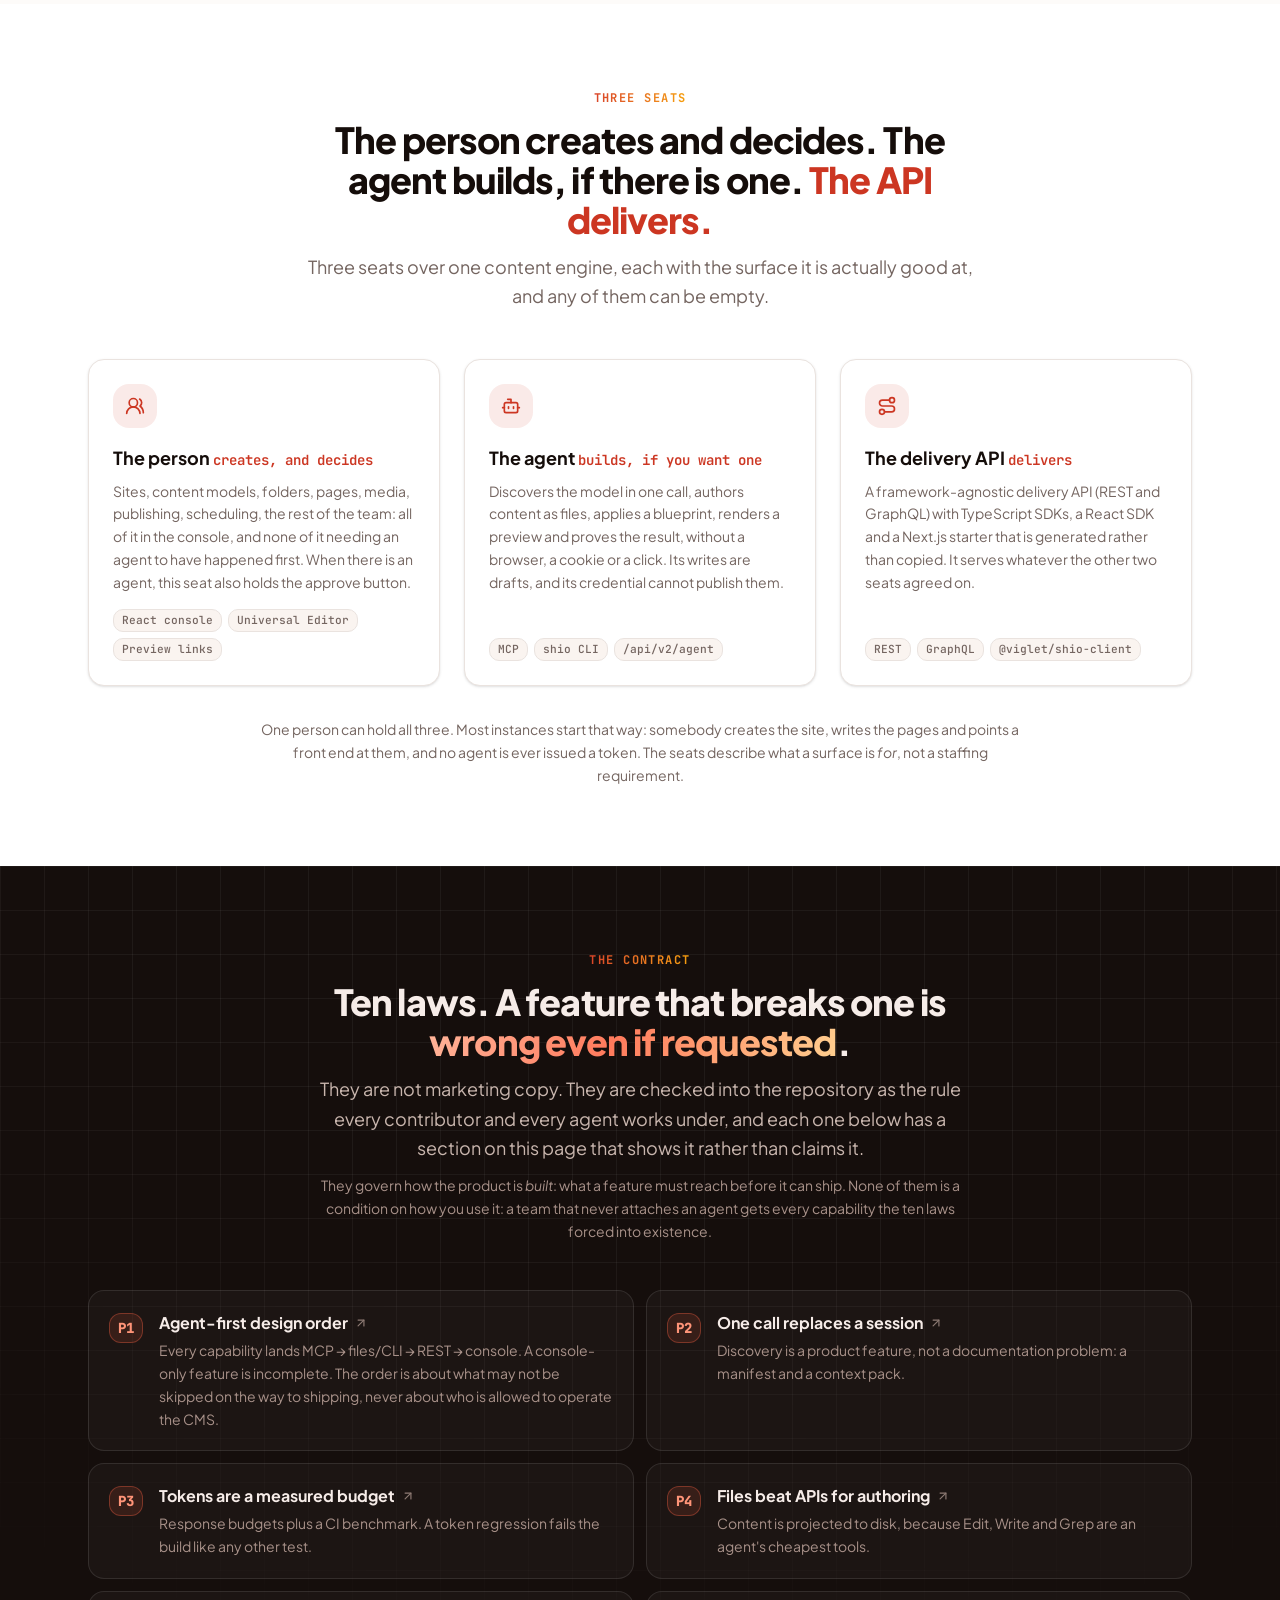
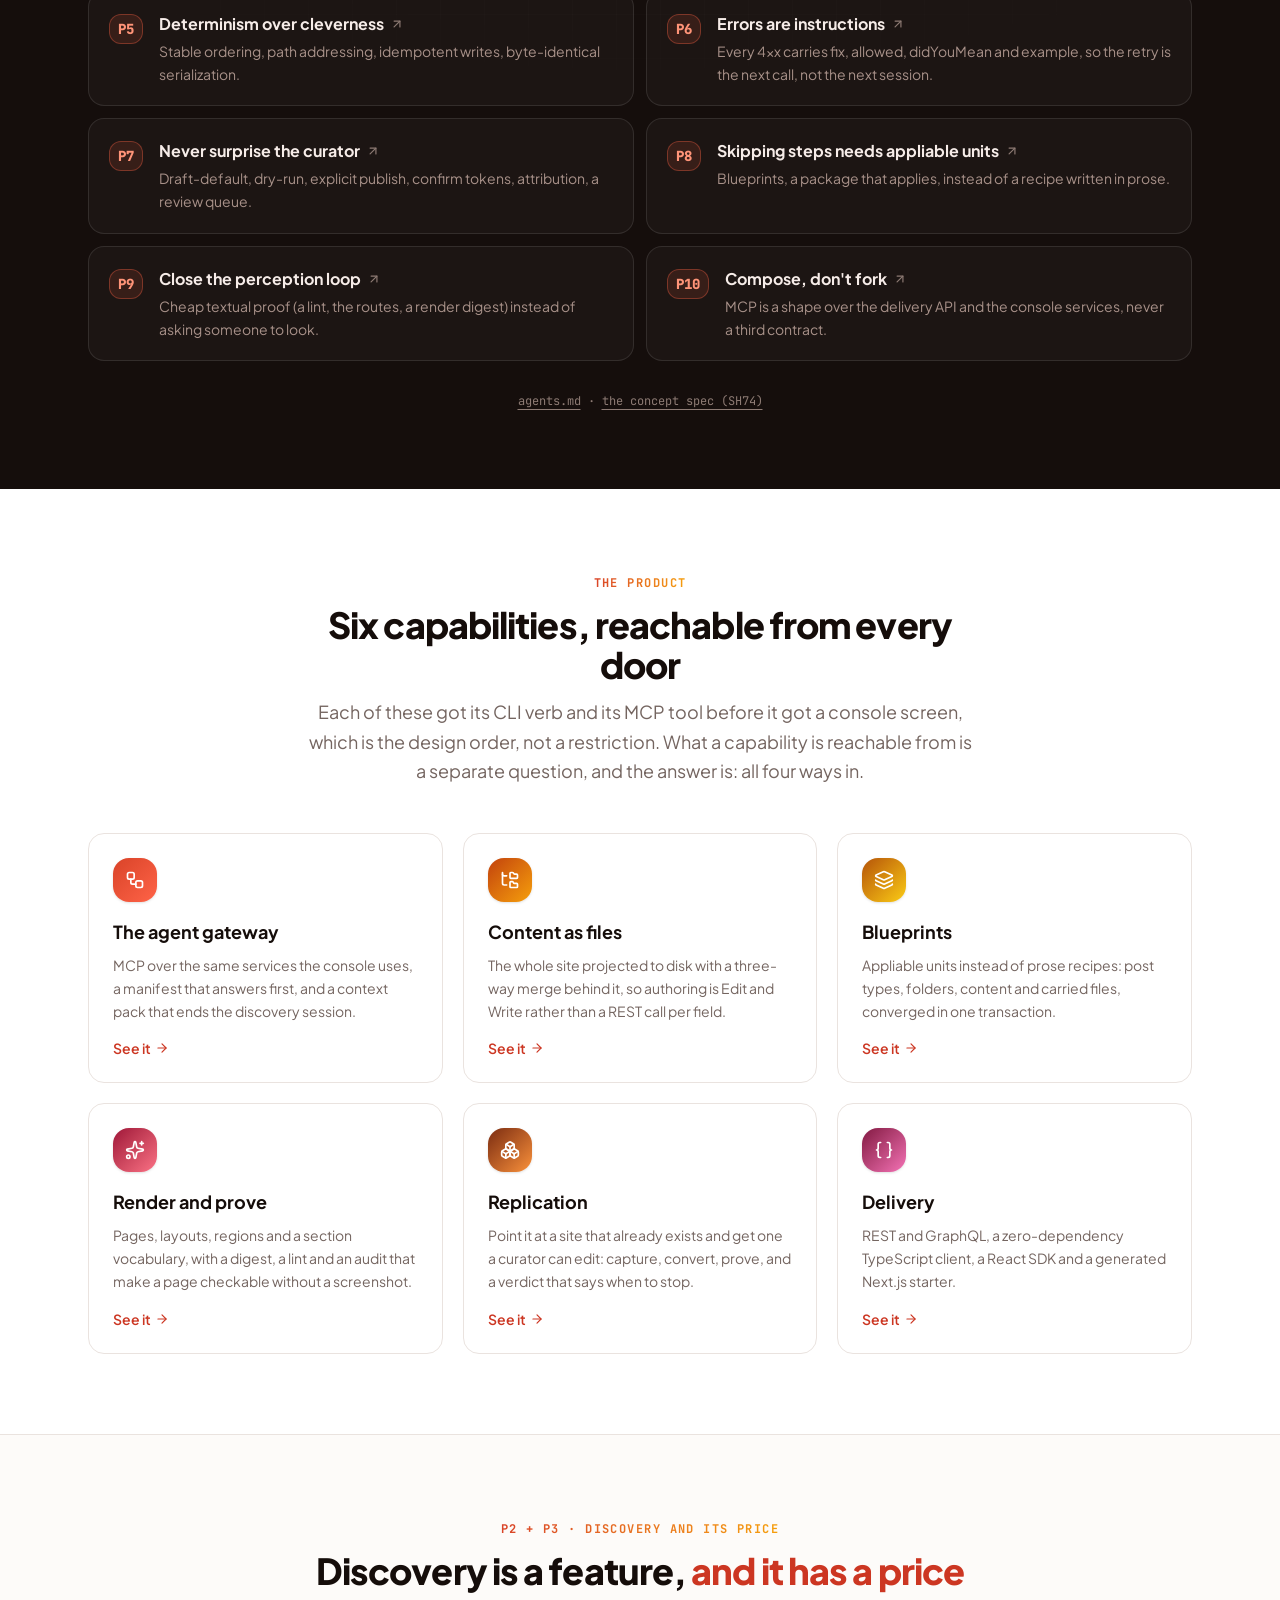
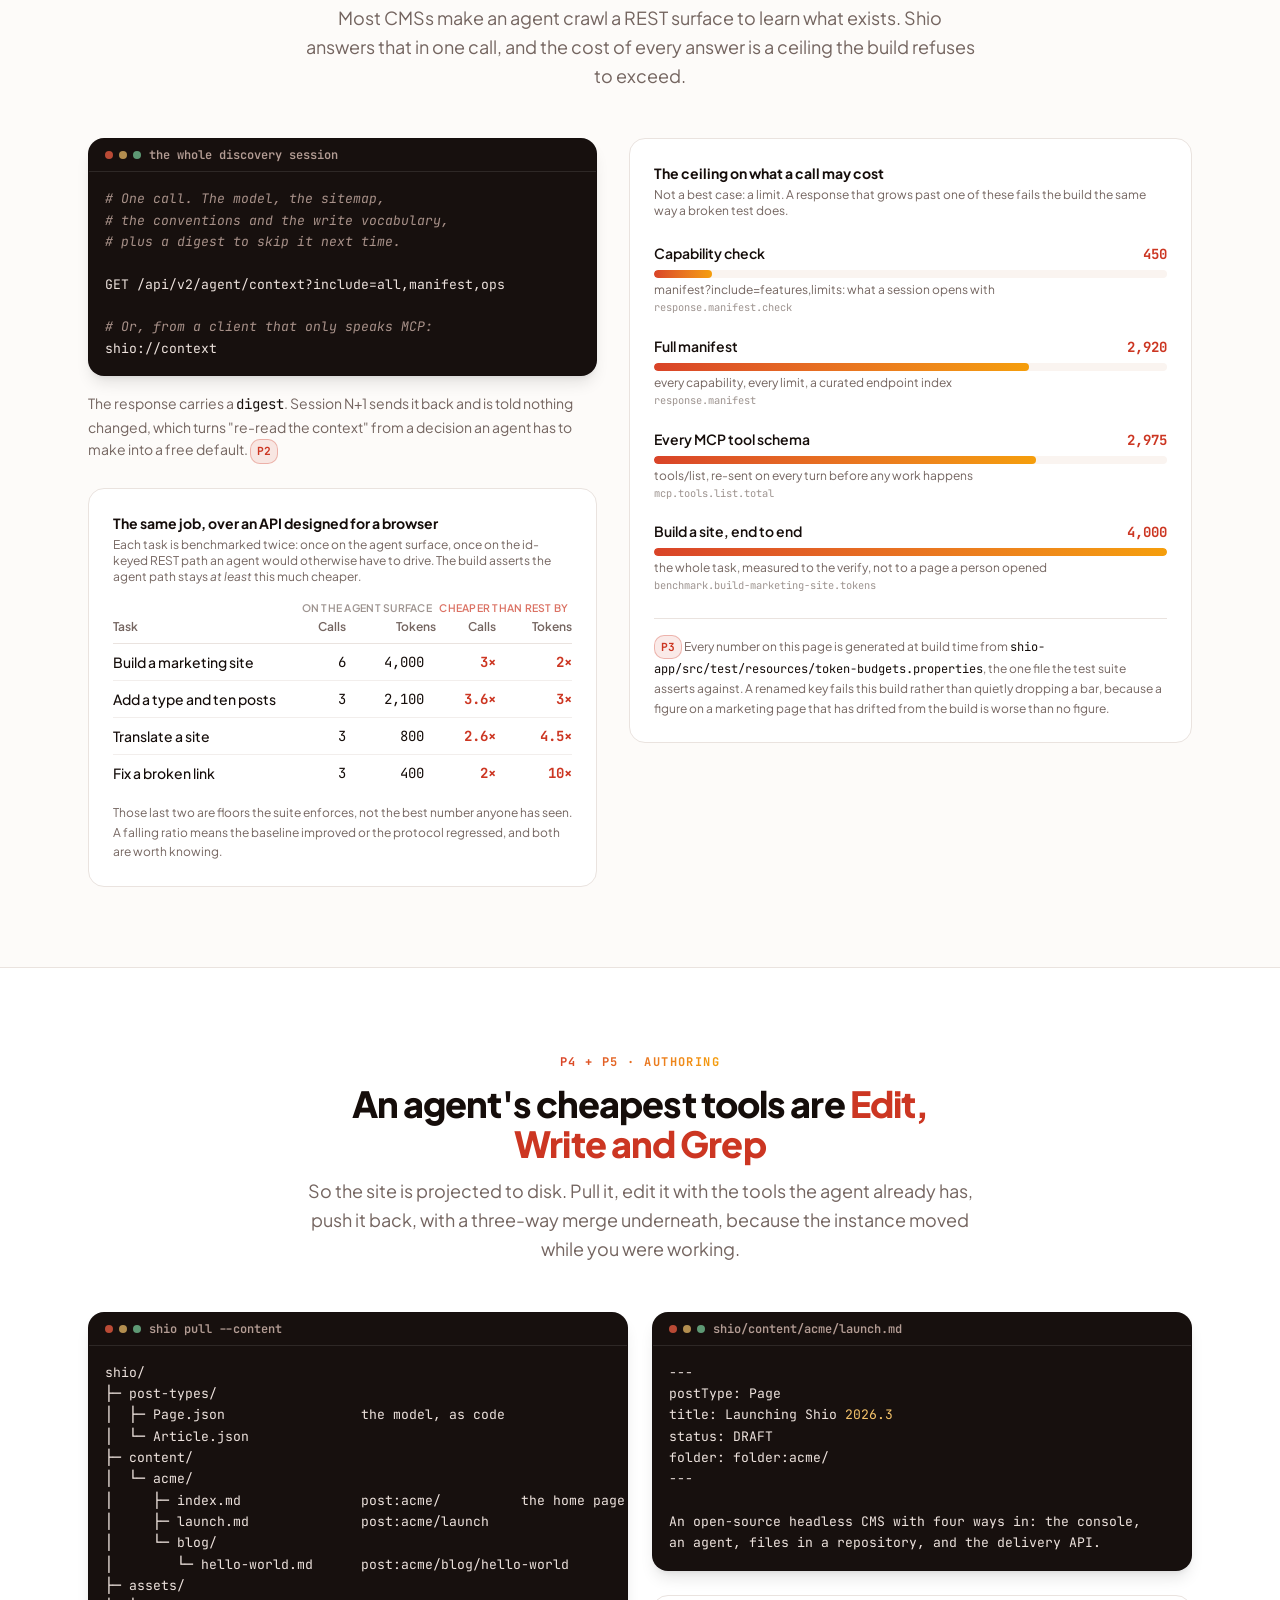
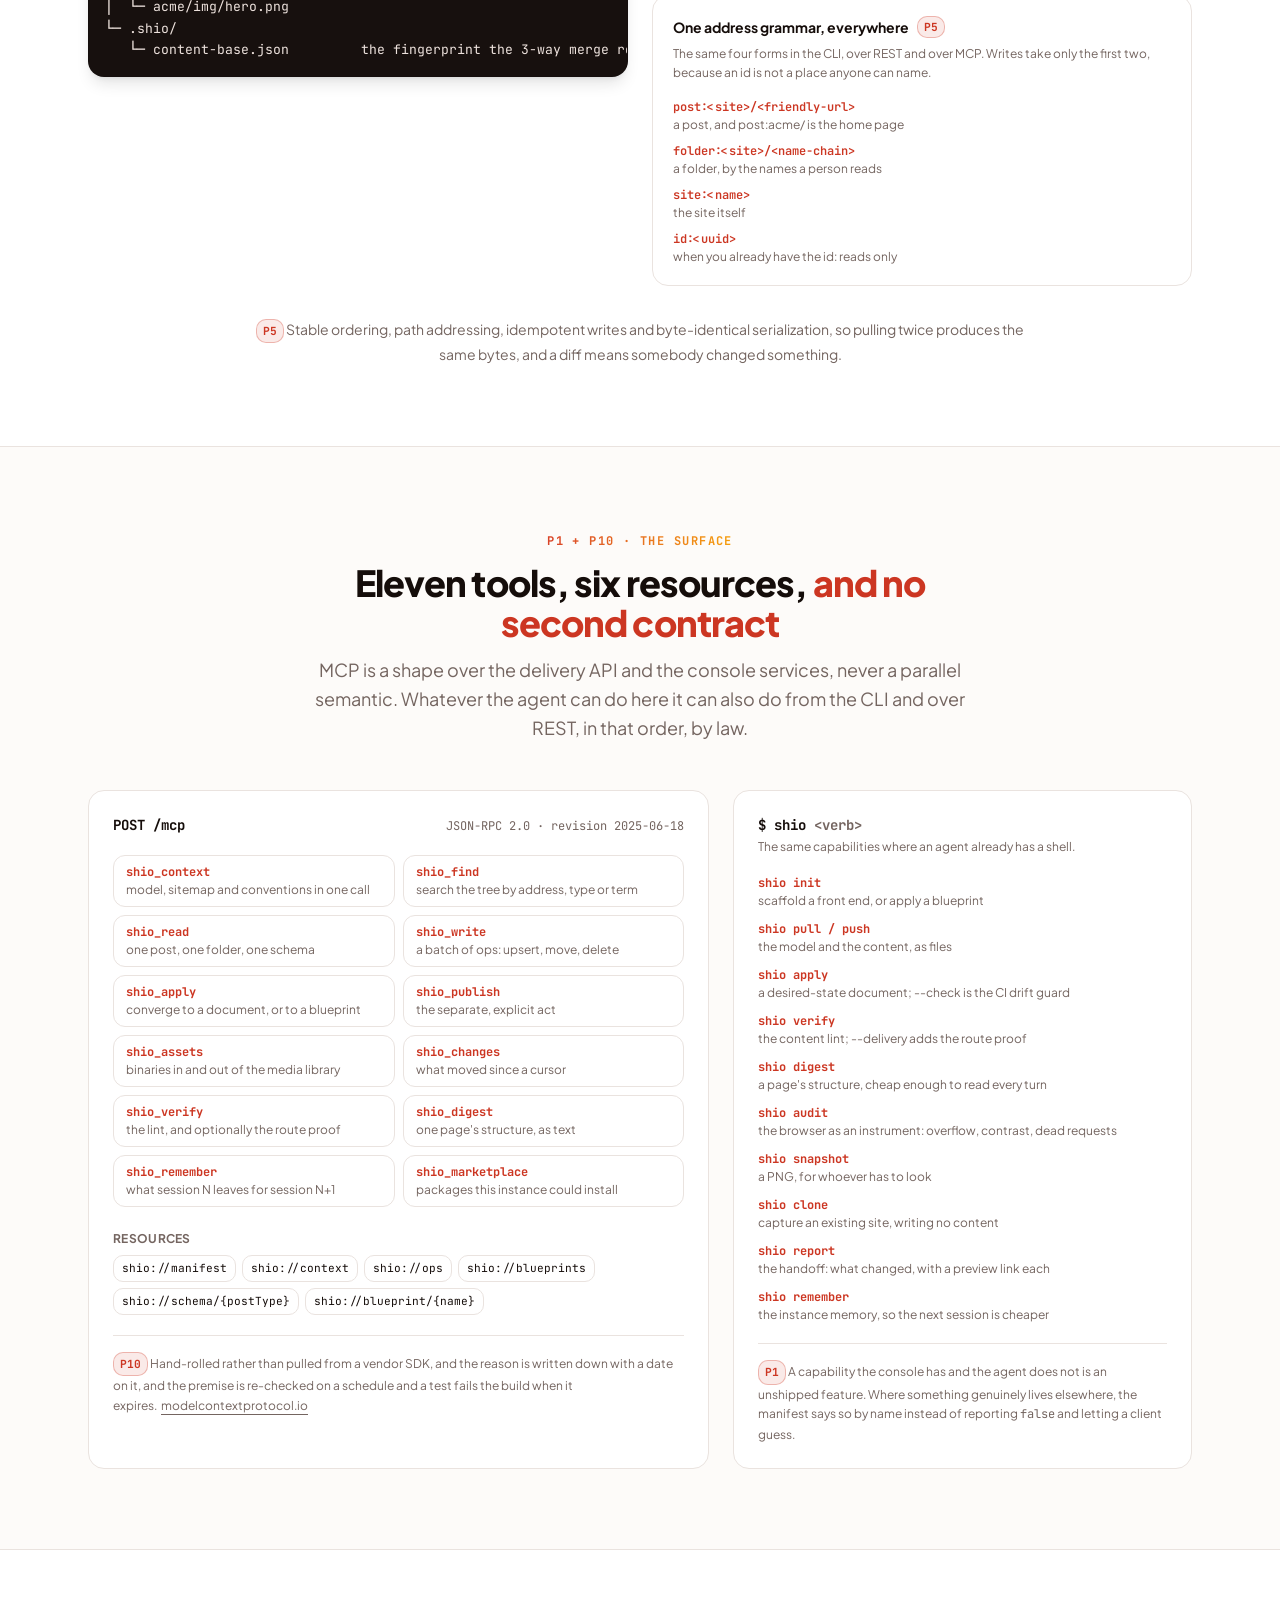
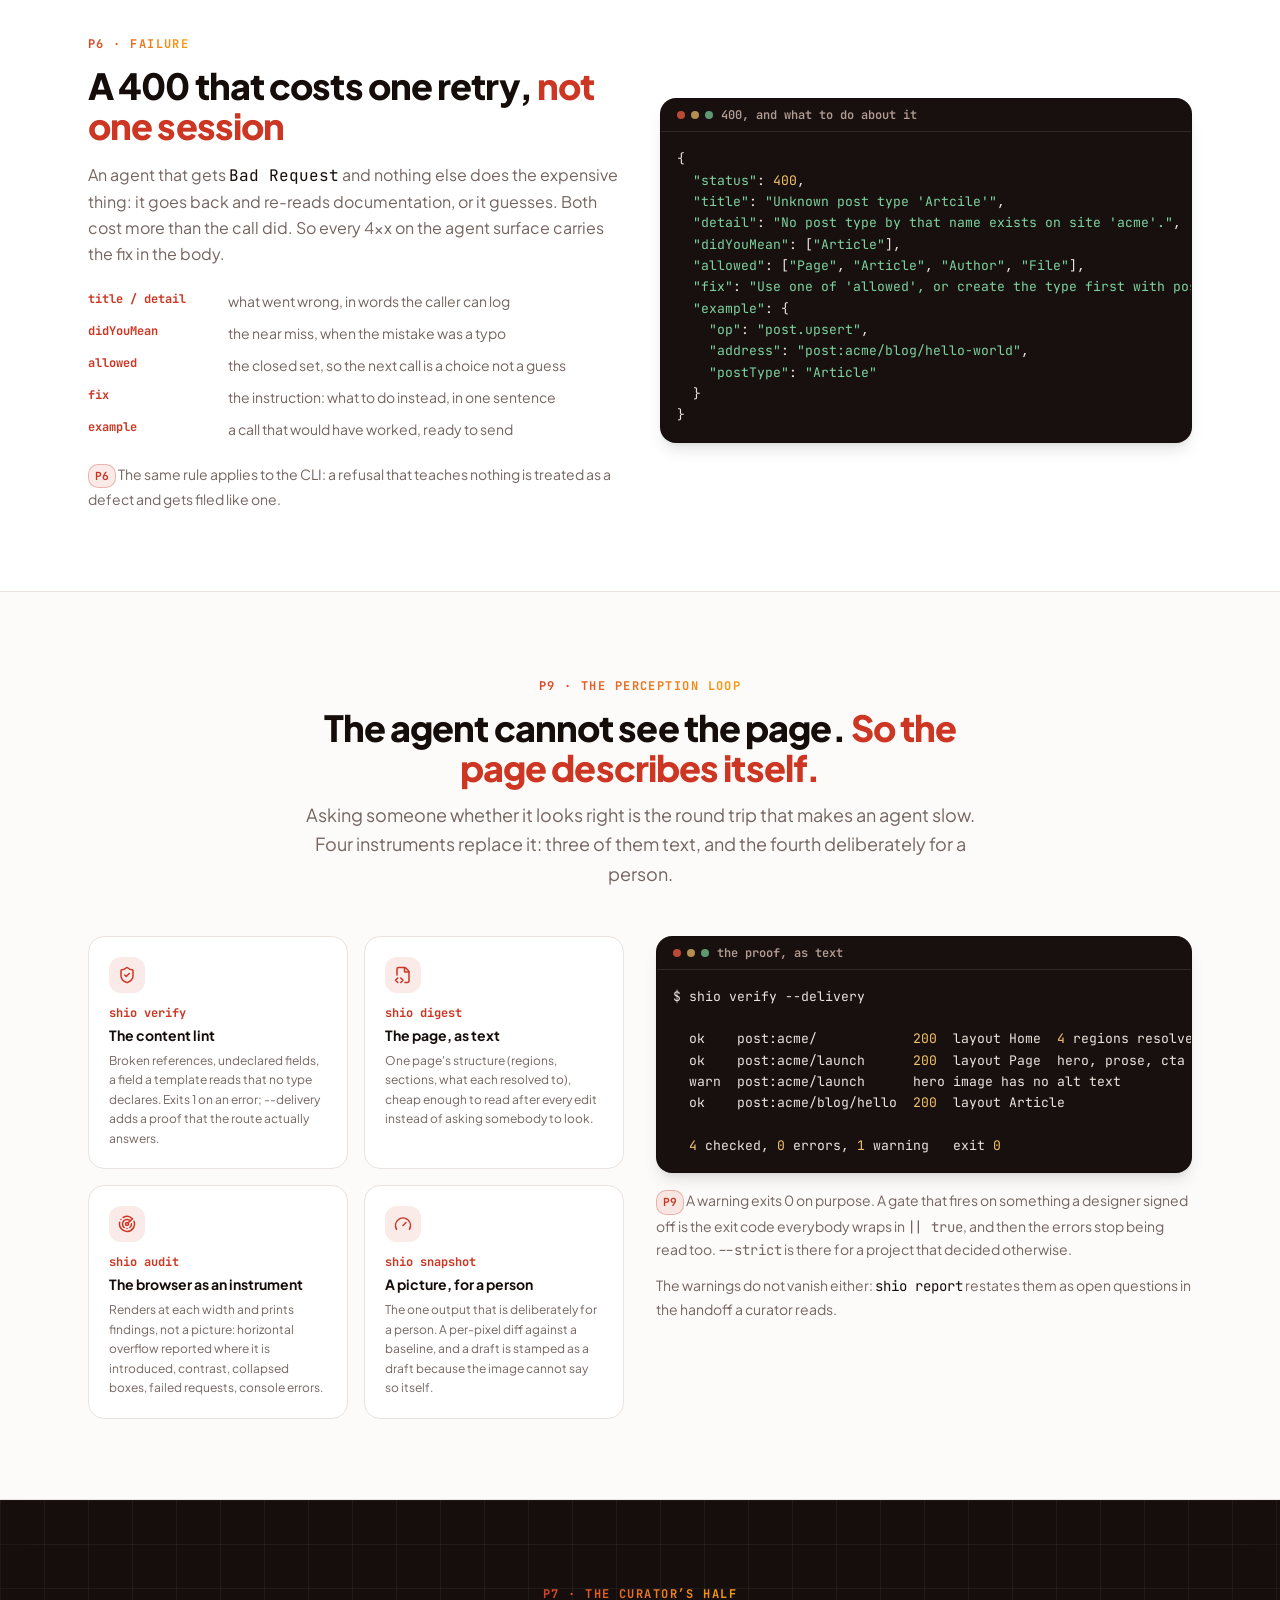
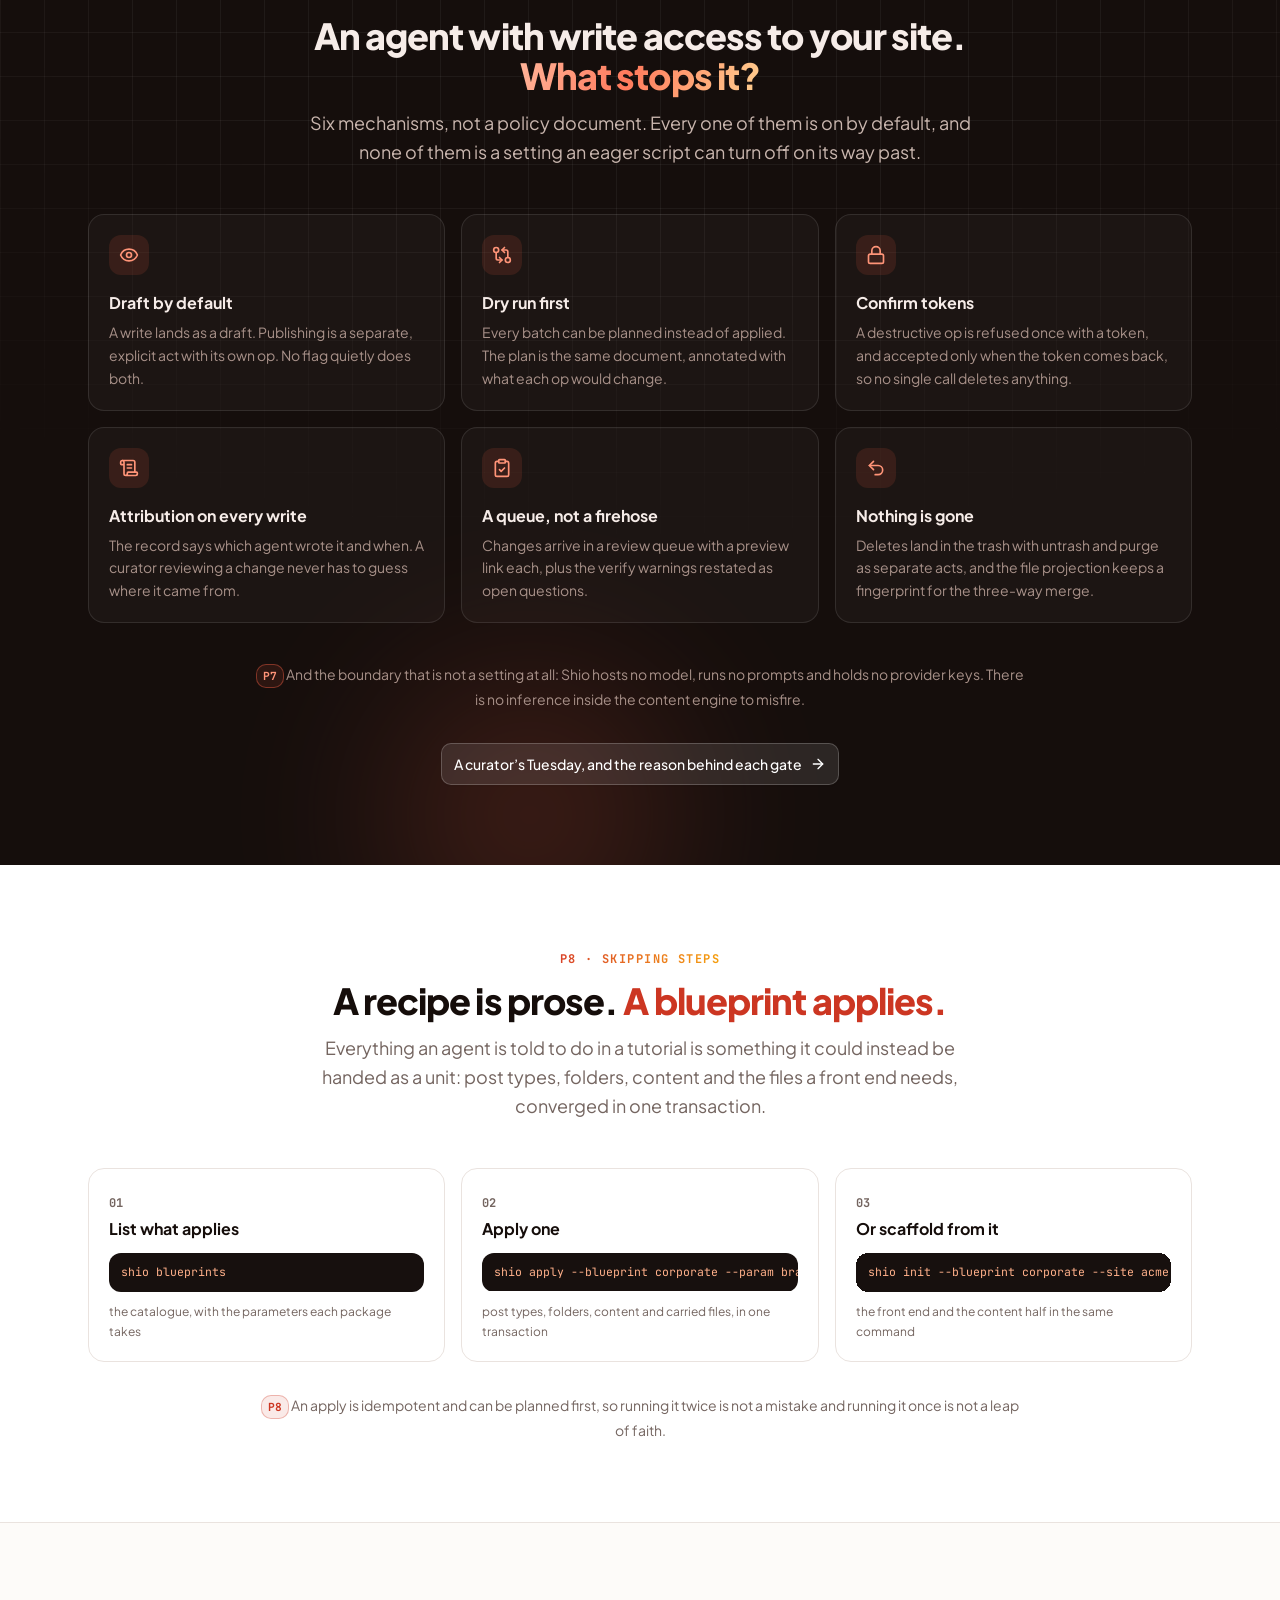
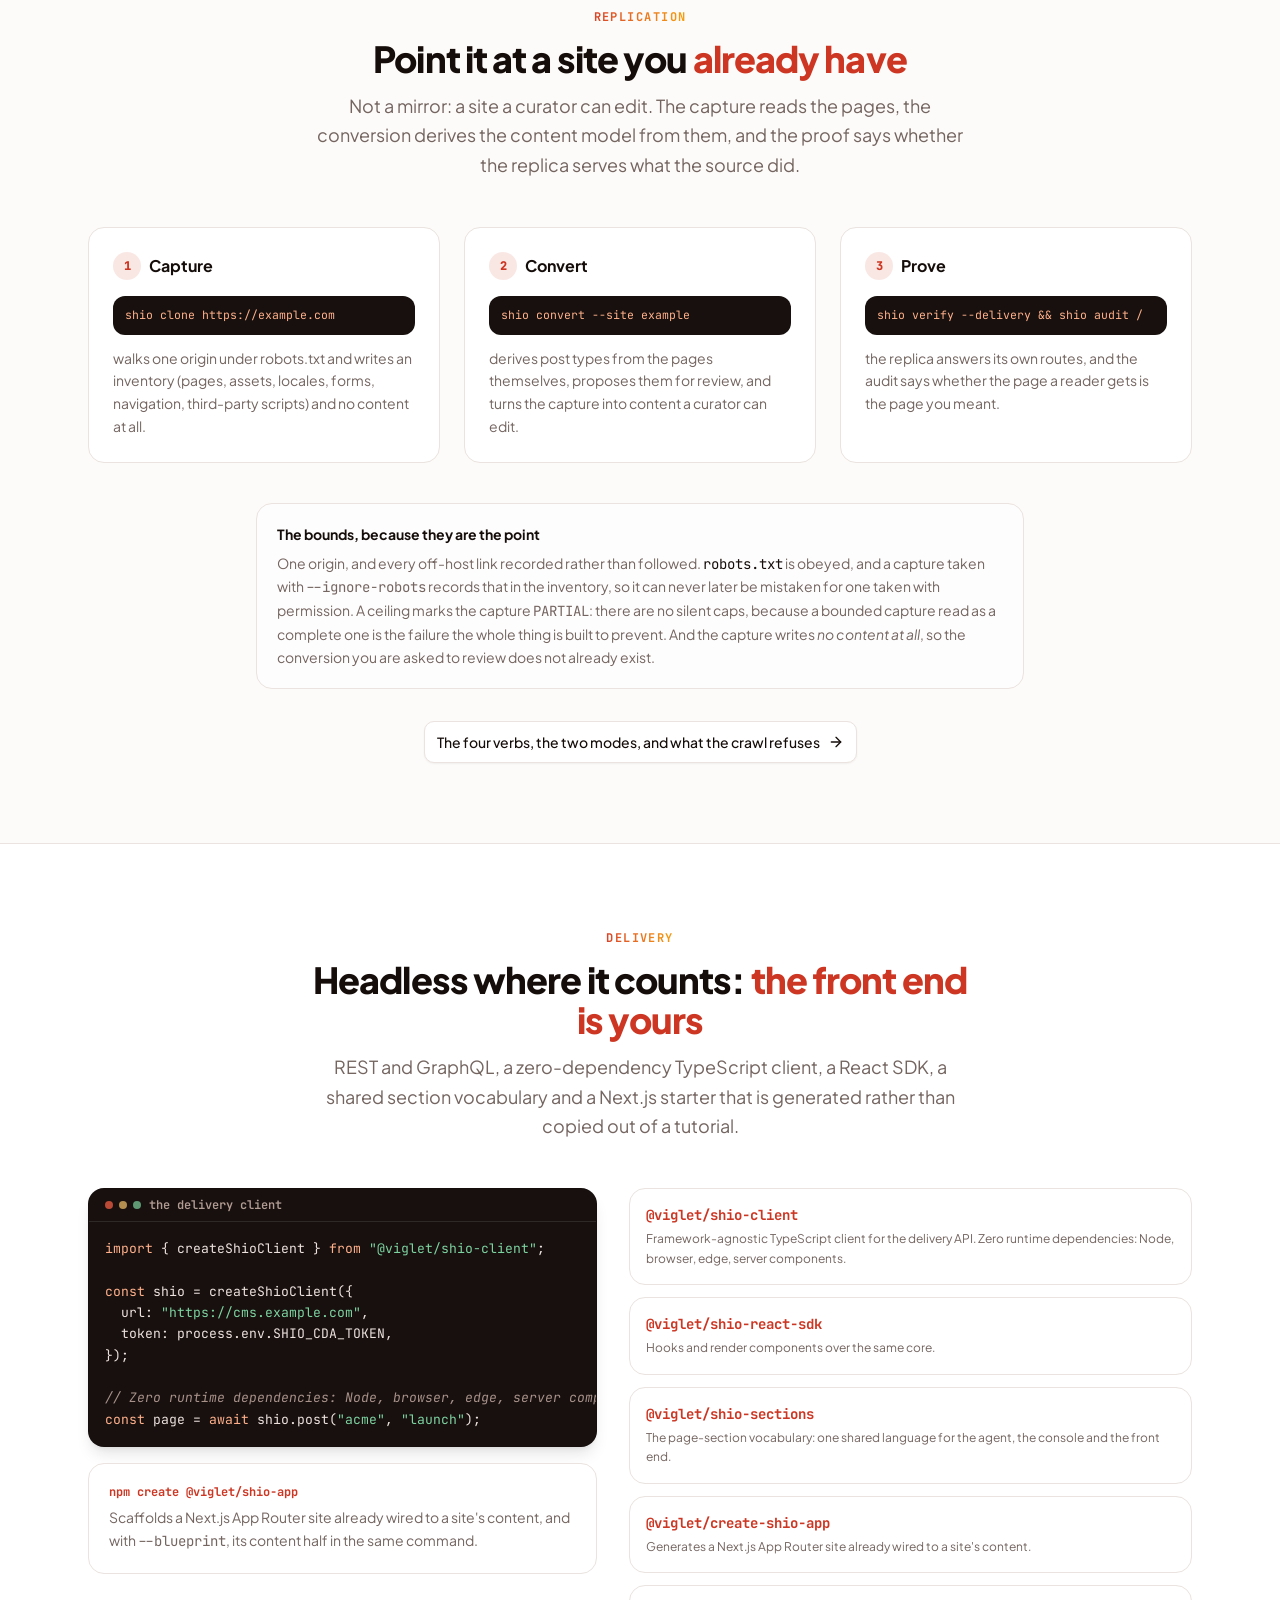
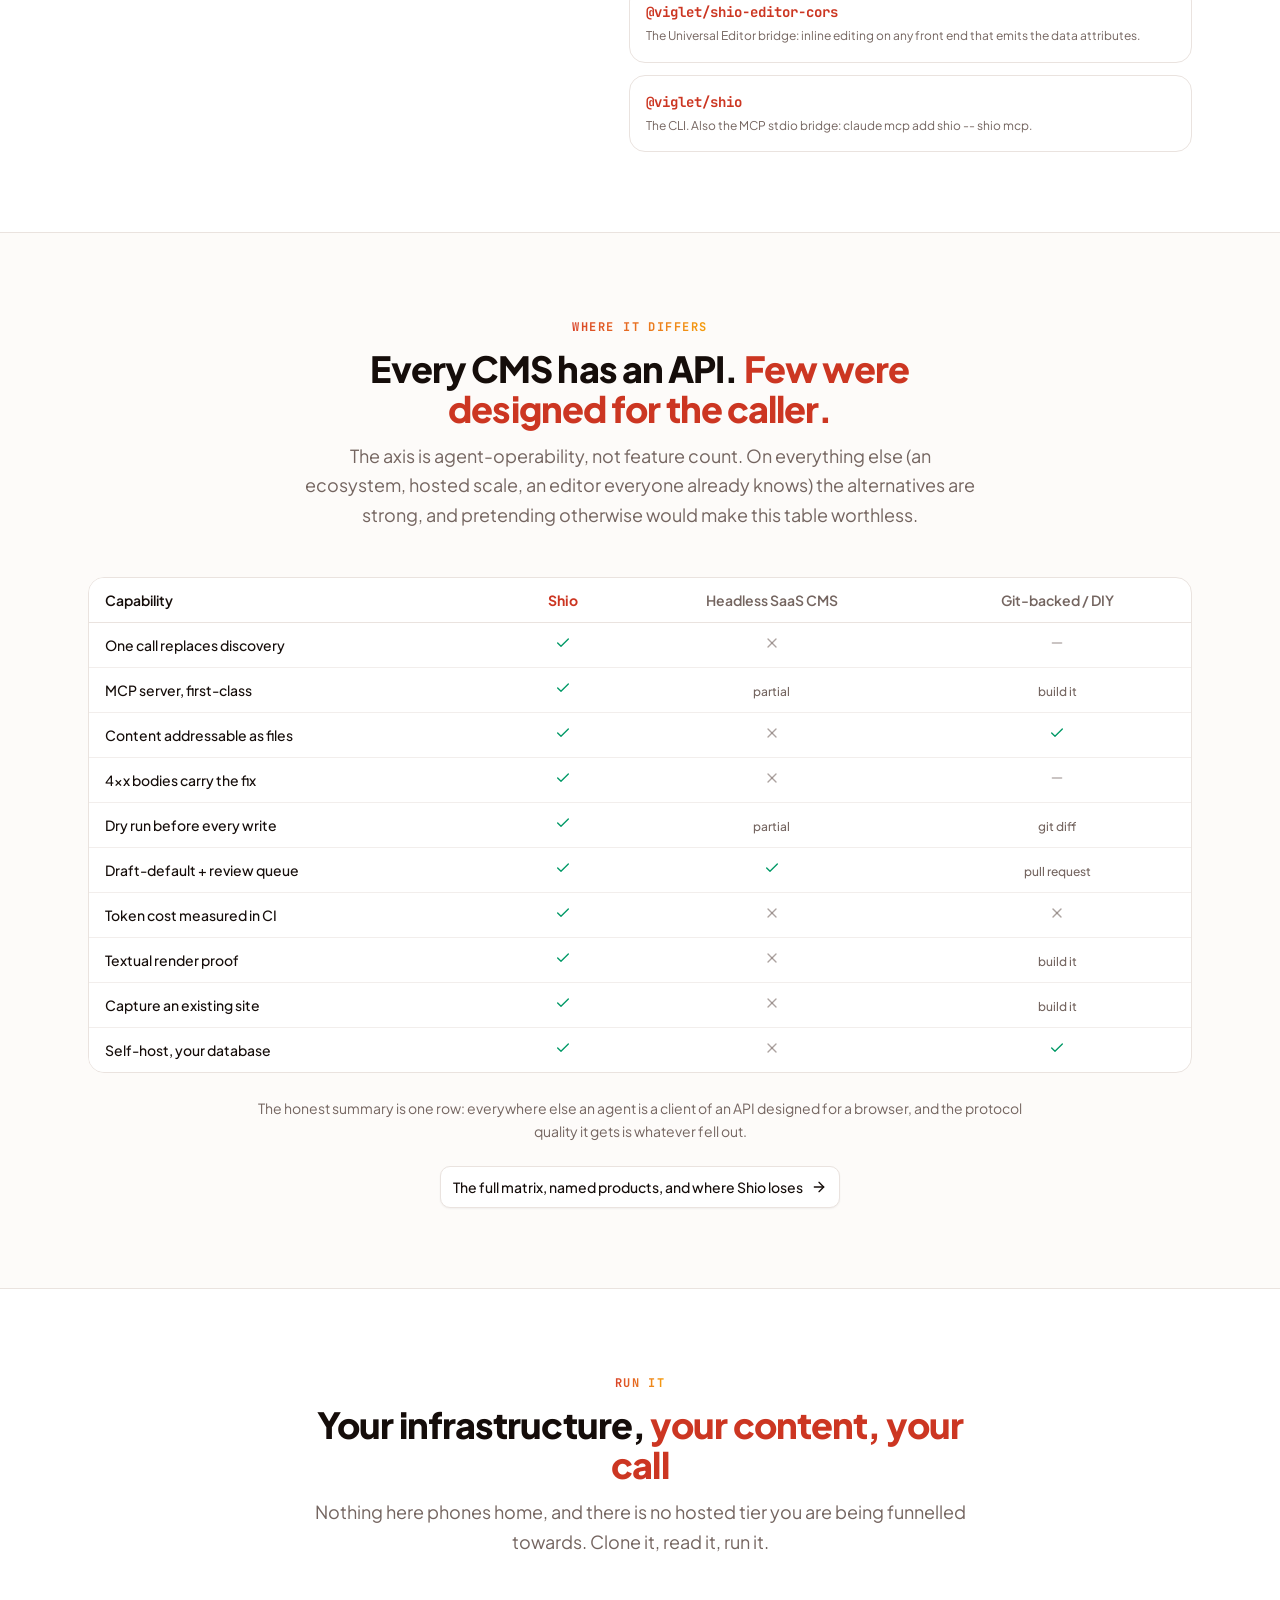
<file: features/delivery/index.html>
<!doctype html>
<html lang="en">
  <head>
    <meta charset="UTF-8" />
    <meta name="viewport" content="width=device-width, initial-scale=1.0" />
    <title>Delivery: REST, GraphQL and the TypeScript SDKs | Viglet Shio</title>
    <meta name="description" content="Headless where it counts: a framework-agnostic delivery client with zero runtime dependencies, a React SDK over the same core, the shared section vocabulary, a generated Next.js starter and a bridge that makes any front end inline-editable." />
    <meta name="theme-color" content="#FF6347" />
    <meta property="og:title" content="Delivery: REST, GraphQL and the TypeScript SDKs | Viglet Shio" />
    <meta property="og:description" content="A complete CMS, agent-ready and not agent-only. Console, agent, files or API: four ways in, one content engine. Open source and self-hosted." />
    <meta property="og:type" content="website" />
    <meta property="og:url" content="https://shio.viglet.org/features/delivery/" />
    <meta property="og:image" content="https://shio.viglet.org/og.png" />
    <meta property="og:image:width" content="1200" />
    <meta property="og:image:height" content="630" />
    <link rel="canonical" href="https://shio.viglet.org/features/delivery/" />
    <meta name="twitter:card" content="summary_large_image" />
    <meta name="twitter:image" content="https://shio.viglet.org/og.png" />
    <!-- anti-FOUC: apply the stored theme class before first paint (the prerendered HTML paints before the bundle) -->
    <script>
      (function () {
        try {
          var t = localStorage.getItem("shio-site-theme") || "system";
          var dark =
            t === "dark" ||
            (t === "system" &&
              globalThis.matchMedia("(prefers-color-scheme: dark)").matches);
          document.documentElement.classList.toggle("dark", dark);
        } catch (e) {
          /* storage blocked: fall back to the default (light) theme */
        }
      })();
    </script>
    <link rel="icon" type="image/svg+xml" href="/favicon.svg" />
    <link rel="preconnect" href="https://fonts.googleapis.com" />
    <link rel="preconnect" href="https://fonts.gstatic.com" crossorigin />
    <link
      href="https://fonts.googleapis.com/css2?family=Plus+Jakarta+Sans:ital,wght@0,400;0,500;0,600;0,700;0,800;1,400&family=JetBrains+Mono:wght@400;500;700&display=swap"
      rel="stylesheet"
    />
    <!-- Google Analytics: page views, counted in the Viglet property beside viglet.org -->
    <script async src="https://www.googletagmanager.com/gtag/js?id=G-SMSL7R3897"></script>
    <script>
      window.dataLayer = window.dataLayer || [];
      function gtag() {
        dataLayer.push(arguments);
      }
      gtag("js", new Date());
      gtag("config", "G-SMSL7R3897");
    </script>
    <script type="module" crossorigin src="/assets/index-T42SRaM4.js"></script>
    <link rel="stylesheet" crossorigin href="/assets/index-Dx7gC5NM.css">
  </head>
  <body>
    <div id="root"><div class="flex min-h-screen flex-col"><header class="sticky top-0 z-50 backdrop-blur-md transition-colors border-b border-transparent bg-background/60"><div class="mx-auto w-full max-w-6xl px-6 flex h-16 items-center gap-4"><div class="flex shrink-0 items-center gap-2.5"><a href="/" class="text-base" aria-label="Viglet Shio home"><span class="items-center gap-2 font-extrabold hidden sm:inline-flex"><div aria-label="Sh" style="display:inline-flex;align-items:center;justify-content:flex-start;width:32px;height:32px;flex-shrink:0;background-color:#FF6347;color:#FFDEAD;padding-left:4px;border-radius:6px;border-width:1px;border-style:solid;border-color:#FFDEAD;box-shadow:0 0px 1px rgba(0,0,0,0.22), 0 1px 2px rgba(0,0,0,0.19);box-sizing:border-box;overflow:hidden;user-select:none"><span style="font-size:15px;font-weight:900;line-height:1;margin-top:8px">Sh</span></div><span>Viglet Shio</span></span><span class="inline-flex items-center gap-2 font-extrabold sm:hidden"><div aria-label="Sh" style="display:inline-flex;align-items:center;justify-content:flex-start;width:32px;height:32px;flex-shrink:0;background-color:#FF6347;color:#FFDEAD;padding-left:4px;border-radius:6px;border-width:1px;border-style:solid;border-color:#FFDEAD;box-shadow:0 0px 1px rgba(0,0,0,0.22), 0 1px 2px rgba(0,0,0,0.19);box-sizing:border-box;overflow:hidden;user-select:none"><span style="font-size:15px;font-weight:900;line-height:1;margin-top:8px">Sh</span></div></span></a><a href="https://www.viglet.org" class="hidden items-center gap-1 rounded-full border border-border/60 px-2 py-0.5 text-[11px] font-semibold whitespace-nowrap text-muted-foreground transition-colors hover:border-border hover:text-foreground sm:inline-flex">part of viglet.org<svg xmlns="http://www.w3.org/2000/svg" width="24" height="24" viewBox="0 0 24 24" fill="none" stroke="currentColor" stroke-width="2" stroke-linecap="round" stroke-linejoin="round" class="lucide lucide-arrow-up-right size-3" aria-hidden="true"><path d="M7 7h10v10"></path><path d="M7 17 17 7"></path></svg></a></div><nav class="ml-4 hidden items-center gap-5 lg:flex xl:ml-6 xl:gap-6"><a href="https://docs.viglet.org/shio/" class="text-sm font-semibold whitespace-nowrap text-muted-foreground transition-colors hover:text-foreground">Docs</a><a href="/claude-code/" class="inline-flex items-center gap-1.5 rounded-full border border-primary/30 bg-primary/10 px-3 py-1 font-mono text-sm font-bold whitespace-nowrap text-primary transition-colors hover:border-primary/50 hover:bg-primary/15"><svg xmlns="http://www.w3.org/2000/svg" width="24" height="24" viewBox="0 0 24 24" fill="none" stroke="currentColor" stroke-width="2" stroke-linecap="round" stroke-linejoin="round" class="lucide lucide-terminal size-3.5" aria-hidden="true"><path d="M12 19h8"></path><path d="m4 17 6-6-6-6"></path></svg>Claude Code plugin</a><button type="button" id="radix-_R_f5_" aria-haspopup="menu" aria-expanded="false" data-state="closed" class="group flex items-center gap-1 text-sm font-semibold whitespace-nowrap text-muted-foreground outline-hidden transition-colors hover:text-foreground data-[state=open]:text-foreground">Ways to use it<svg xmlns="http://www.w3.org/2000/svg" width="24" height="24" viewBox="0 0 24 24" fill="none" stroke="currentColor" stroke-width="2" stroke-linecap="round" stroke-linejoin="round" class="lucide lucide-chevron-down size-3.5 transition-transform group-data-[state=open]:rotate-180" aria-hidden="true"><path d="m6 9 6 6 6-6"></path></svg></button><button type="button" id="radix-_R_n5_" aria-haspopup="menu" aria-expanded="false" data-state="closed" class="group flex items-center gap-1 text-sm font-semibold whitespace-nowrap text-muted-foreground outline-hidden transition-colors hover:text-foreground data-[state=open]:text-foreground">The product<svg xmlns="http://www.w3.org/2000/svg" width="24" height="24" viewBox="0 0 24 24" fill="none" stroke="currentColor" stroke-width="2" stroke-linecap="round" stroke-linejoin="round" class="lucide lucide-chevron-down size-3.5 transition-transform group-data-[state=open]:rotate-180" aria-hidden="true"><path d="m6 9 6 6 6-6"></path></svg></button><button type="button" id="radix-_R_v5_" aria-haspopup="menu" aria-expanded="false" data-state="closed" class="group flex items-center gap-1 text-sm font-semibold whitespace-nowrap text-muted-foreground outline-hidden transition-colors hover:text-foreground data-[state=open]:text-foreground">Decide<svg xmlns="http://www.w3.org/2000/svg" width="24" height="24" viewBox="0 0 24 24" fill="none" stroke="currentColor" stroke-width="2" stroke-linecap="round" stroke-linejoin="round" class="lucide lucide-chevron-down size-3.5 transition-transform group-data-[state=open]:rotate-180" aria-hidden="true"><path d="m6 9 6 6 6-6"></path></svg></button></nav><div class="ml-auto flex items-center gap-2"><a href="https://docs.viglet.org/shio/" data-slot="button" class="inline-flex items-center justify-center whitespace-nowrap text-sm font-medium transition-all disabled:pointer-events-none disabled:opacity-50 [&amp;_svg]:pointer-events-none [&amp;_svg:not([class*=&#x27;size-&#x27;])]:size-4 shrink-0 [&amp;_svg]:shrink-0 outline-none focus-visible:border-ring focus-visible:ring-ring/50 focus-visible:ring-[3px] aria-invalid:ring-destructive/20 dark:aria-invalid:ring-destructive/40 aria-invalid:border-destructive bg-primary text-primary-foreground shadow-xs hover:bg-primary/90 h-8 rounded-md gap-1.5 px-3 has-[&gt;svg]:px-2.5">Get started<svg xmlns="http://www.w3.org/2000/svg" width="24" height="24" viewBox="0 0 24 24" fill="none" stroke="currentColor" stroke-width="2" stroke-linecap="round" stroke-linejoin="round" class="lucide lucide-arrow-right size-4" aria-hidden="true"><path d="M5 12h14"></path><path d="m12 5 7 7-7 7"></path></svg></a><button data-slot="button" class="inline-flex items-center justify-center gap-2 whitespace-nowrap rounded-md text-sm font-medium transition-all disabled:pointer-events-none disabled:opacity-50 [&amp;_svg]:pointer-events-none [&amp;_svg:not([class*=&#x27;size-&#x27;])]:size-4 shrink-0 [&amp;_svg]:shrink-0 outline-none focus-visible:border-ring focus-visible:ring-ring/50 focus-visible:ring-[3px] aria-invalid:ring-destructive/20 dark:aria-invalid:ring-destructive/40 aria-invalid:border-destructive border bg-background shadow-xs hover:bg-accent hover:text-accent-foreground dark:bg-input/30 dark:border-input dark:hover:bg-input/50 size-9" type="button" id="radix-_R_5l_" aria-haspopup="menu" aria-expanded="false" data-state="closed"><svg xmlns="http://www.w3.org/2000/svg" width="24" height="24" viewBox="0 0 24 24" fill="none" stroke="currentColor" stroke-width="2" stroke-linecap="round" stroke-linejoin="round" class="lucide lucide-sun h-[1.2rem] w-[1.2rem] scale-100 rotate-0 transition-all dark:scale-0 dark:-rotate-90" aria-hidden="true"><circle cx="12" cy="12" r="4"></circle><path d="M12 2v2"></path><path d="M12 20v2"></path><path d="m4.93 4.93 1.41 1.41"></path><path d="m17.66 17.66 1.41 1.41"></path><path d="M2 12h2"></path><path d="M20 12h2"></path><path d="m6.34 17.66-1.41 1.41"></path><path d="m19.07 4.93-1.41 1.41"></path></svg><svg xmlns="http://www.w3.org/2000/svg" width="24" height="24" viewBox="0 0 24 24" fill="none" stroke="currentColor" stroke-width="2" stroke-linecap="round" stroke-linejoin="round" class="lucide lucide-moon absolute h-[1.2rem] w-[1.2rem] scale-0 rotate-90 transition-all dark:scale-100 dark:rotate-0" aria-hidden="true"><path d="M20.985 12.486a9 9 0 1 1-9.473-9.472c.405-.022.617.46.402.803a6 6 0 0 0 8.268 8.268c.344-.215.825-.004.803.401"></path></svg><span class="sr-only">Toggle theme</span></button><button type="button" aria-label="Open menu" aria-expanded="false" class="flex size-9 items-center justify-center rounded-lg text-muted-foreground transition-colors hover:bg-muted hover:text-foreground lg:hidden"><svg xmlns="http://www.w3.org/2000/svg" width="24" height="24" viewBox="0 0 24 24" fill="none" stroke="currentColor" stroke-width="2" stroke-linecap="round" stroke-linejoin="round" class="lucide lucide-menu size-5" aria-hidden="true"><path d="M4 5h16"></path><path d="M4 12h16"></path><path d="M4 19h16"></path></svg></button></div></div></header><main class="flex-1"><section id="top" class="relative isolate overflow-hidden bg-[#150e0c] py-16 text-[#f6ece8] sm:py-20"><div class="grid-bg pointer-events-none absolute inset-0 -z-10"></div><div class="animate-orb-a pointer-events-none absolute -top-40 left-1/3 -z-10 h-[420px] w-[420px] rounded-full bg-[radial-gradient(circle,#ff6347,transparent_70%)] opacity-40 blur-[70px]"></div><div class="mx-auto w-full px-6 max-w-3xl"><span class="inline-block bg-gradient-to-r from-[#d94328] to-[#f59e0b] bg-clip-text font-mono text-xs font-bold tracking-[0.12em] text-transparent uppercase">Delivery</span><h1 class="mt-3 text-3xl font-extrabold leading-[1.1] tracking-tight sm:text-4xl lg:text-5xl">Headless where it counts:<!-- --> <span class="text-gradient">the front end is yours</span></h1><p class="mt-5 text-lg leading-relaxed text-[#c9b6ae]">The content engine is a JVM service and nothing you build has to know that. What reaches your application is HTTP, a typed client with no runtime dependencies, and components you can take or leave.</p><div class="mt-7"><div class="flex flex-wrap gap-3"><a href="https://docs.viglet.org/shio/" data-slot="button" class="inline-flex items-center justify-center gap-2 whitespace-nowrap text-sm font-medium transition-all disabled:pointer-events-none disabled:opacity-50 [&amp;_svg]:pointer-events-none [&amp;_svg:not([class*=&#x27;size-&#x27;])]:size-4 shrink-0 [&amp;_svg]:shrink-0 outline-none focus-visible:border-ring focus-visible:ring-ring/50 focus-visible:ring-[3px] aria-invalid:ring-destructive/20 dark:aria-invalid:ring-destructive/40 aria-invalid:border-destructive bg-primary text-primary-foreground shadow-xs hover:bg-primary/90 h-10 rounded-md px-6 has-[&gt;svg]:px-4">Read the docs <svg xmlns="http://www.w3.org/2000/svg" width="24" height="24" viewBox="0 0 24 24" fill="none" stroke="currentColor" stroke-width="2" stroke-linecap="round" stroke-linejoin="round" class="lucide lucide-arrow-right size-4" aria-hidden="true"><path d="M5 12h14"></path><path d="m12 5 7 7-7 7"></path></svg></a><a href="/#laws" data-slot="button" class="inline-flex items-center justify-center gap-2 whitespace-nowrap text-sm font-medium transition-all disabled:pointer-events-none disabled:opacity-50 [&amp;_svg]:pointer-events-none [&amp;_svg:not([class*=&#x27;size-&#x27;])]:size-4 shrink-0 [&amp;_svg]:shrink-0 outline-none focus-visible:border-ring focus-visible:ring-ring/50 focus-visible:ring-[3px] aria-invalid:ring-destructive/20 dark:aria-invalid:ring-destructive/40 aria-invalid:border-destructive border shadow-xs dark:border-input dark:hover:bg-input/50 h-10 rounded-md px-6 has-[&gt;svg]:px-4 border-white/20 bg-white/10 text-white hover:bg-white/20 hover:text-white dark:bg-white/10">The ten laws</a></div></div></div></section><section class="py-20"><div class="mx-auto w-full max-w-6xl px-6"><div class="space-y-16"><article class="grid items-start gap-8 lg:grid-cols-2 [&amp;&gt;*]:min-w-0"><div><h2 class="flex flex-wrap items-center gap-2 text-2xl font-extrabold tracking-tight">A client that runs wherever your code does</h2><p class="mt-3 leading-relaxed text-muted-foreground">Zero runtime dependencies, which is a constraint rather than a boast: it is what lets the same package work in Node, in a browser, on an edge runtime, in a server component and in a plain script, and what keeps a CMS client from dragging a dependency tree into your bundle.</p></div><div><figure class="overflow-hidden rounded-xl border border-black/10 bg-[#17100e] text-[#ede2dd] shadow-lg dark:border-white/10"><figcaption class="flex items-center gap-2 border-b border-white/10 px-4 py-2 font-mono text-xs font-semibold text-[#b39c94]"><span class="flex gap-1.5" aria-hidden="true"><span class="size-2 rounded-full bg-[#ff6347]/70"></span><span class="size-2 rounded-full bg-[#f5c46b]/70"></span><span class="size-2 rounded-full bg-[#7dd3a0]/70"></span></span>@viglet/shio-client</figcaption><pre class="overflow-x-auto px-4 py-4 text-[0.82rem] leading-relaxed"><code class="font-mono"><span class="text-[#ffb08a]">import</span> { createShioClient } <span class="text-[#ffb08a]">from</span> <span class="text-[#7dd3a0]">&quot;@viglet/shio-client&quot;</span>;

<span class="text-[#ffb08a]">const</span> shio = createShioClient({
  url: <span class="text-[#7dd3a0]">&quot;https://cms.example.com&quot;</span>,
  token: process.env.SHIO_CDA_TOKEN,
});

<span class="text-[#ffb08a]">const</span> page = <span class="text-[#ffb08a]">await</span> shio.post(<span class="text-[#7dd3a0]">&quot;acme&quot;</span>, <span class="text-[#7dd3a0]">&quot;launch&quot;</span>);</code></pre></figure></div></article><article class="grid items-start gap-8 lg:grid-cols-2 [&amp;&gt;*]:min-w-0"><div class="lg:order-2"><h2 class="flex flex-wrap items-center gap-2 text-2xl font-extrabold tracking-tight">The starter is generated, not copied<span class="inline-flex items-center rounded-md border px-1.5 py-0.5 font-mono text-[0.7rem] font-bold border-primary/30 bg-primary/10 text-primary">P8</span></h2><p class="mt-3 leading-relaxed text-muted-foreground">A Next.js App Router site wired to a real site&#x27;s content, produced by a generator rather than pasted out of a tutorial. With a blueprint it brings the content half in the same command, so what you get on the first run is a site with pages in it.</p></div><div class="lg:order-1"><figure class="overflow-hidden rounded-xl border border-black/10 bg-[#17100e] text-[#ede2dd] shadow-lg dark:border-white/10"><figcaption class="flex items-center gap-2 border-b border-white/10 px-4 py-2 font-mono text-xs font-semibold text-[#b39c94]"><span class="flex gap-1.5" aria-hidden="true"><span class="size-2 rounded-full bg-[#ff6347]/70"></span><span class="size-2 rounded-full bg-[#f5c46b]/70"></span><span class="size-2 rounded-full bg-[#7dd3a0]/70"></span></span>one command</figcaption><pre class="overflow-x-auto px-4 py-4 text-[0.82rem] leading-relaxed"><code class="font-mono">npm create @viglet/shio-app
<span class="text-[#a89189] italic"># or, with the content:</span>
shio init --blueprint corporate --site acme</code></pre></figure></div></article><article class="max-w-3xl"><div><h2 class="flex flex-wrap items-center gap-2 text-2xl font-extrabold tracking-tight">Inline editing on a front end you wrote</h2><p class="mt-3 leading-relaxed text-muted-foreground">The renderer annotates what it renders, and a published bridge package does the same job for markup you produce yourself. Once a page emits the annotations, a curator clicks the headline on the real page and edits the field that produced it, on the draft, with the same safety as every other write.</p></div></article><article class="max-w-3xl"><div><h2 class="flex flex-wrap items-center gap-2 text-2xl font-extrabold tracking-tight">A token scope per job<span class="inline-flex items-center rounded-md border px-1.5 py-0.5 font-mono text-[0.7rem] font-bold border-primary/30 bg-primary/10 text-primary">P7</span></h2><p class="mt-3 leading-relaxed text-muted-foreground">Read for published content, preview for drafts, write for the editing path, and a separate agent scope that reads like preview and writes only on the agent surface. They are four scopes rather than a hierarchy on purpose: the agent&#x27;s credential is deliberately not a superset of the one that can patch published content.</p></div></article></div><nav class="mt-16 border-t border-border pt-8"><h2 class="text-sm font-bold tracking-wide text-muted-foreground uppercase">Next</h2><ul class="mt-4 grid gap-3 sm:grid-cols-2"><li><a href="/features/rendering/" class="group flex items-center justify-between gap-3 rounded-xl border border-border bg-card p-5 font-semibold transition-colors hover:border-primary/40">Rendering and themes<svg xmlns="http://www.w3.org/2000/svg" width="24" height="24" viewBox="0 0 24 24" fill="none" stroke="currentColor" stroke-width="2" stroke-linecap="round" stroke-linejoin="round" class="lucide lucide-arrow-up-right size-4 shrink-0 text-muted-foreground transition-colors group-hover:text-primary" aria-hidden="true"><path d="M7 7h10v10"></path><path d="M7 17 17 7"></path></svg></a></li><li><a href="/curator/" class="group flex items-center justify-between gap-3 rounded-xl border border-border bg-card p-5 font-semibold transition-colors hover:border-primary/40">The curator’s half<svg xmlns="http://www.w3.org/2000/svg" width="24" height="24" viewBox="0 0 24 24" fill="none" stroke="currentColor" stroke-width="2" stroke-linecap="round" stroke-linejoin="round" class="lucide lucide-arrow-up-right size-4 shrink-0 text-muted-foreground transition-colors group-hover:text-primary" aria-hidden="true"><path d="M7 7h10v10"></path><path d="M7 17 17 7"></path></svg></a></li></ul></nav></div></section><section class="py-20" data-md-skip="true"><div class="mx-auto w-full max-w-6xl px-6"><div class="relative isolate overflow-hidden rounded-3xl border border-white/10 bg-[#150e0c] px-6 py-16 text-center text-white"><div class="grid-bg pointer-events-none absolute inset-0 -z-10"></div><div class="animate-orb-a pointer-events-none absolute -top-24 left-1/2 -z-10 h-80 w-80 -translate-x-1/2 rounded-full bg-[radial-gradient(circle,#ff6347,transparent_70%)] opacity-45 blur-[70px]"></div><h2 class="text-3xl font-extrabold tracking-tight sm:text-4xl">Run the CMS. Attach the agent whenever you feel like it.</h2><p class="mx-auto mt-3 max-w-xl text-base text-[#c9b6ae] sm:text-lg">One container and a database, and a console your team can work in on the first afternoon. Open source, no hosted tier you are being funnelled towards, and the whole design argument checked into the repository.</p><div class="mt-8 flex flex-wrap justify-center gap-3"><a href="https://docs.viglet.org/shio/" data-slot="button" class="inline-flex items-center justify-center gap-2 whitespace-nowrap text-sm font-medium transition-all disabled:pointer-events-none disabled:opacity-50 [&amp;_svg]:pointer-events-none [&amp;_svg:not([class*=&#x27;size-&#x27;])]:size-4 shrink-0 [&amp;_svg]:shrink-0 outline-none focus-visible:border-ring focus-visible:ring-ring/50 focus-visible:ring-[3px] aria-invalid:ring-destructive/20 dark:aria-invalid:ring-destructive/40 aria-invalid:border-destructive bg-primary text-primary-foreground shadow-xs hover:bg-primary/90 h-10 rounded-md px-6 has-[&gt;svg]:px-4">Install it <svg xmlns="http://www.w3.org/2000/svg" width="24" height="24" viewBox="0 0 24 24" fill="none" stroke="currentColor" stroke-width="2" stroke-linecap="round" stroke-linejoin="round" class="lucide lucide-arrow-right size-4" aria-hidden="true"><path d="M5 12h14"></path><path d="m12 5 7 7-7 7"></path></svg></a><a href="/console/" data-slot="button" class="inline-flex items-center justify-center gap-2 whitespace-nowrap text-sm font-medium transition-all disabled:pointer-events-none disabled:opacity-50 [&amp;_svg]:pointer-events-none [&amp;_svg:not([class*=&#x27;size-&#x27;])]:size-4 shrink-0 [&amp;_svg]:shrink-0 outline-none focus-visible:border-ring focus-visible:ring-ring/50 focus-visible:ring-[3px] aria-invalid:ring-destructive/20 dark:aria-invalid:ring-destructive/40 aria-invalid:border-destructive border shadow-xs dark:border-input dark:hover:bg-input/50 h-10 rounded-md px-6 has-[&gt;svg]:px-4 border-white/20 bg-white/10 text-white hover:bg-white/20 hover:text-white dark:bg-white/10">Use it without an agent</a><a href="https://github.com/openviglet/shio" target="_blank" rel="noreferrer" data-slot="button" class="inline-flex items-center justify-center gap-2 whitespace-nowrap text-sm font-medium transition-all disabled:pointer-events-none disabled:opacity-50 [&amp;_svg]:pointer-events-none [&amp;_svg:not([class*=&#x27;size-&#x27;])]:size-4 shrink-0 [&amp;_svg]:shrink-0 outline-none focus-visible:border-ring focus-visible:ring-ring/50 focus-visible:ring-[3px] aria-invalid:ring-destructive/20 dark:aria-invalid:ring-destructive/40 aria-invalid:border-destructive dark:hover:bg-accent/50 h-10 rounded-md px-6 has-[&gt;svg]:px-4 text-[#c9b6ae] hover:bg-white/10 hover:text-white">Read the source</a></div><p class="mt-8 font-mono text-xs text-[#8d7b74]">and when you do want one:</p><div class="mt-2 flex justify-center"><div class="inline-flex max-w-full items-center gap-3 rounded-lg border border-white/15 bg-black/30 px-4 py-2.5 font-mono text-sm text-[#f0ded6] backdrop-blur"><span class="shrink-0 select-none text-[#ff8a6b]">$</span><code class="min-w-0 overflow-x-auto whitespace-nowrap">claude mcp add shio -- npx @viglet/shio mcp</code><button type="button" aria-label="Copy command" class="ml-1 shrink-0 rounded-md p-1 text-[#a89189] transition-colors hover:bg-white/10 hover:text-white"><svg xmlns="http://www.w3.org/2000/svg" width="24" height="24" viewBox="0 0 24 24" fill="none" stroke="currentColor" stroke-width="2" stroke-linecap="round" stroke-linejoin="round" class="lucide lucide-copy size-4" aria-hidden="true"><rect width="14" height="14" x="8" y="8" rx="2" ry="2"></rect><path d="M4 16c-1.1 0-2-.9-2-2V4c0-1.1.9-2 2-2h10c1.1 0 2 .9 2 2"></path></svg></button></div></div></div></div></section></main><footer class="bg-[#0f0a09] text-[#a89189]"><div class="mx-auto w-full max-w-6xl px-6 py-14"><div class="grid gap-8 sm:grid-cols-2 md:grid-cols-[1.4fr_1fr_1fr_1fr]"><div><span class="inline-flex items-center gap-2 font-extrabold text-[#f6ece8]"><div aria-label="Sh" style="display:inline-flex;align-items:center;justify-content:flex-start;width:32px;height:32px;flex-shrink:0;background-color:#FF6347;color:#FFDEAD;padding-left:4px;border-radius:6px;border-width:1px;border-style:solid;border-color:#FFDEAD;box-shadow:0 0px 1px rgba(0,0,0,0.22), 0 1px 2px rgba(0,0,0,0.19);box-sizing:border-box;overflow:hidden;user-select:none"><span style="font-size:15px;font-weight:900;line-height:1;margin-top:8px">Sh</span></div><span>Viglet Shio</span></span><p class="mt-3 max-w-xs text-sm leading-relaxed">An open-source headless CMS with four ways in: a full console, a coding agent, files in your repository, and the delivery API. Same content, same drafts, same publish button.</p></div><div><h3 class="text-xs font-bold tracking-[0.06em] text-[#f6ece8] uppercase">Ways to use it</h3><ul class="mt-4 space-y-2.5"><li><a href="/console/" class="text-sm transition-colors hover:text-[#f6ece8]">In the console, by hand</a></li><li><a href="/claude-code/" class="text-sm transition-colors hover:text-[#f6ece8]">With a coding agent</a></li><li><a href="/features/content-as-files/" class="text-sm transition-colors hover:text-[#f6ece8]">As files in your repository</a></li><li><a href="/features/delivery/" class="text-sm transition-colors hover:text-[#f6ece8]">Through the delivery API</a></li><li><a href="/#paths" class="text-sm transition-colors hover:text-[#f6ece8]">All four, side by side</a></li><li><a href="/#use-cases" class="text-sm transition-colors hover:text-[#f6ece8]">Who runs it, and how</a></li></ul></div><div><h3 class="text-xs font-bold tracking-[0.06em] text-[#f6ece8] uppercase">The product</h3><ul class="mt-4 space-y-2.5"><li><a href="/console/#capabilities" class="text-sm transition-colors hover:text-[#f6ece8]">What the console does</a></li><li><a href="/curator/" class="text-sm transition-colors hover:text-[#f6ece8]">What stops an agent write</a></li><li><a href="/#laws" class="text-sm transition-colors hover:text-[#f6ece8]">The ten laws</a></li><li><a href="/#one-call" class="text-sm transition-colors hover:text-[#f6ece8]">One call, and its price</a></li><li><a href="/#surface" class="text-sm transition-colors hover:text-[#f6ece8]">MCP + CLI surface</a></li><li><a href="/features/rendering/" class="text-sm transition-colors hover:text-[#f6ece8]">Rendering and design tokens</a></li><li><a href="/#blueprints" class="text-sm transition-colors hover:text-[#f6ece8]">Blueprints</a></li><li><a href="/replicate/" class="text-sm transition-colors hover:text-[#f6ece8]">Replicate a site</a></li><li><a href="/compare/" class="text-sm transition-colors hover:text-[#f6ece8]">Compare</a></li><li><a href="/#self-host" class="text-sm transition-colors hover:text-[#f6ece8]">Self-host</a></li></ul></div><div><h3 class="text-xs font-bold tracking-[0.06em] text-[#f6ece8] uppercase">Open and inspectable</h3><ul class="mt-4 space-y-2.5"><li><a href="https://docs.viglet.org/shio/" target="_blank" rel="noreferrer" class="text-sm transition-colors hover:text-[#f6ece8]">Documentation</a></li><li><a href="https://github.com/openviglet/shio" target="_blank" rel="noreferrer" class="text-sm transition-colors hover:text-[#f6ece8]">Source</a></li><li><a href="https://github.com/openviglet/shio/blob/HEAD/docs/ROADMAP.md" target="_blank" rel="noreferrer" class="text-sm transition-colors hover:text-[#f6ece8]">Roadmap</a></li><li><a href="https://github.com/openviglet/shio/blob/HEAD/docs/CHANGELOG.md" target="_blank" rel="noreferrer" class="text-sm transition-colors hover:text-[#f6ece8]">Changelog</a></li><li><a href="https://www.npmjs.com/package/@viglet/shio-client" target="_blank" rel="noreferrer" class="text-sm transition-colors hover:text-[#f6ece8]">npm</a></li><li><a href="https://turing.viglet.org" target="_blank" rel="noreferrer" class="text-sm transition-colors hover:text-[#f6ece8]">Viglet Turing ES</a></li></ul></div></div><div class="mt-12 flex flex-col justify-between gap-2 border-t border-[#241a17] pt-6 text-xs text-[#7a6660] sm:flex-row"><span>© <!-- -->2026<!-- --> Viglet Shio ·<!-- --> <a href="https://github.com/openviglet/shio/blob/HEAD/LICENSE" target="_blank" rel="noreferrer" class="hover:text-[#f6ece8]">Apache 2.0</a></span><span class="space-x-3"><a href="https://www.viglet.org" target="_blank" rel="noreferrer" class="hover:text-[#f6ece8]">viglet.org</a><a href="https://docs.viglet.org/shio/" class="hover:text-[#f6ece8]">docs.viglet.org</a><a href="/llms.txt" class="font-mono hover:text-[#f6ece8]">llms.txt</a></span></div></div></footer></div></div>
  </body>
</html>
</file>
